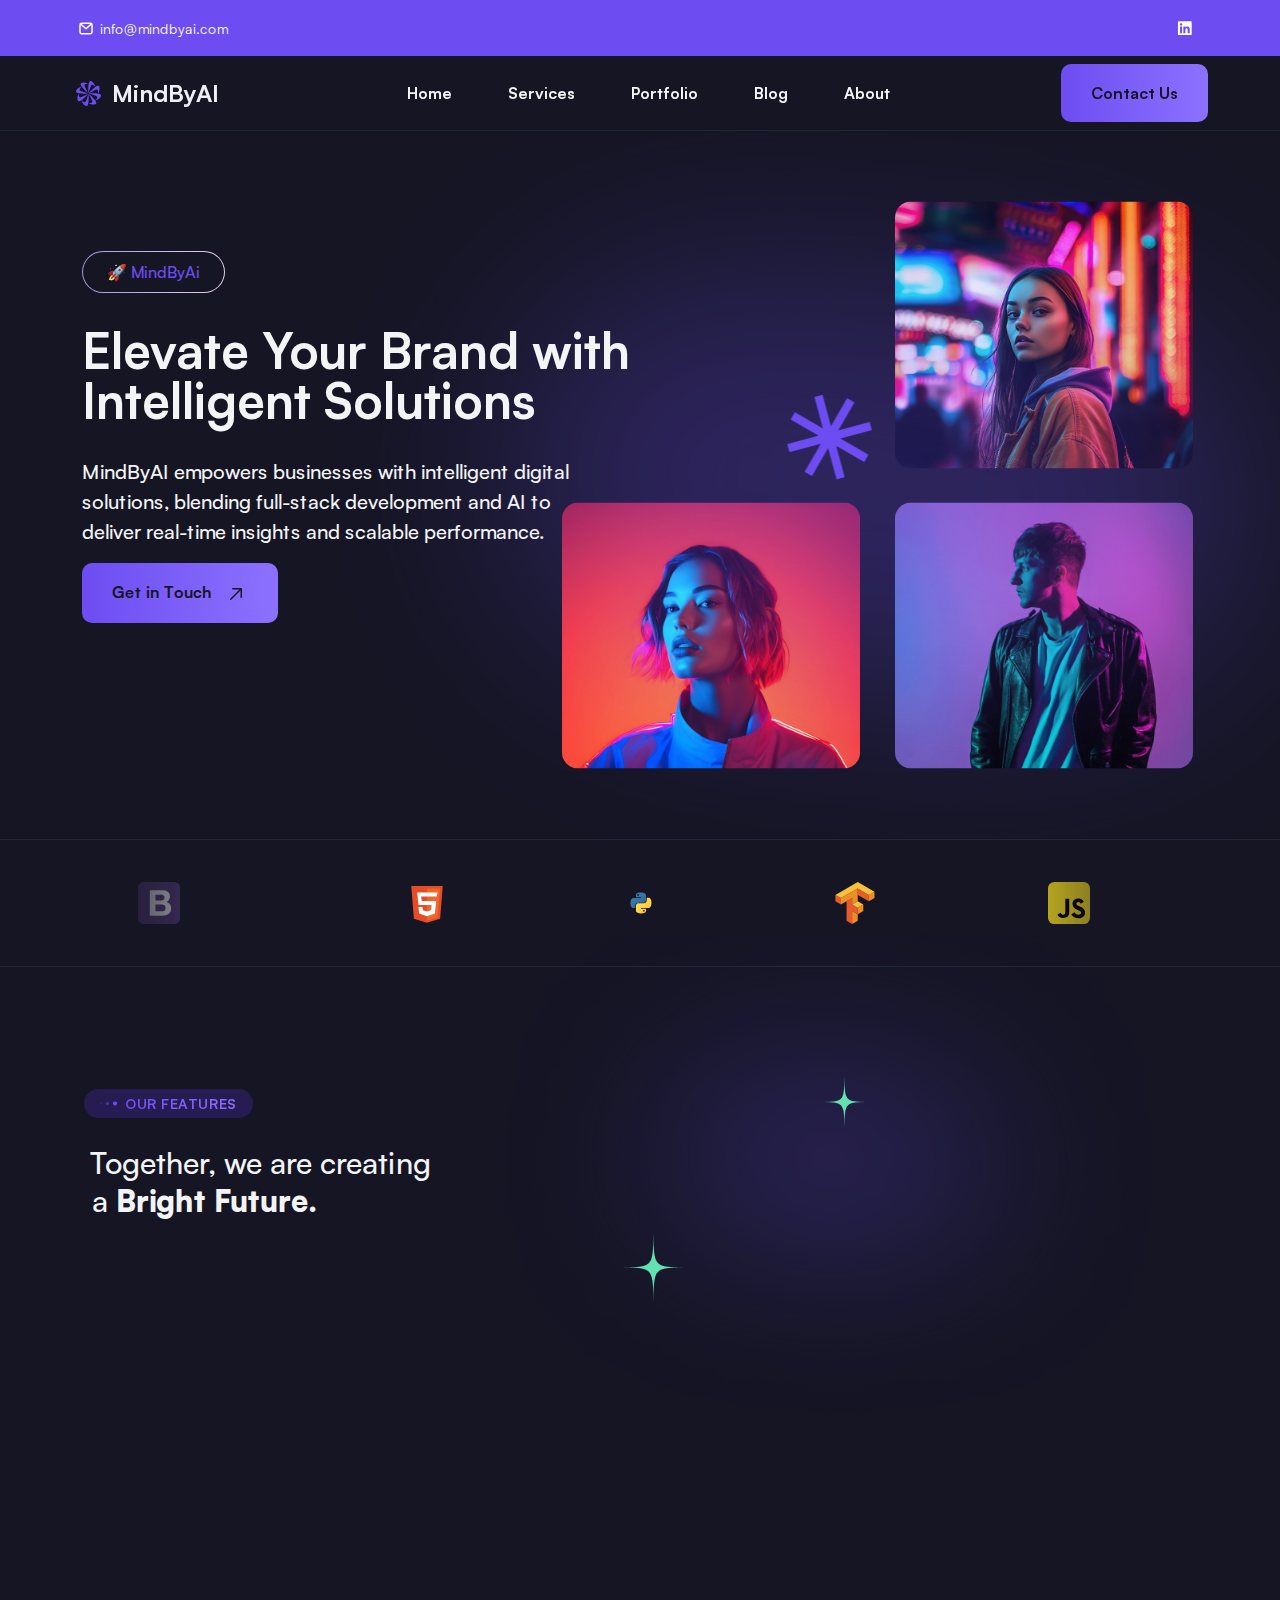
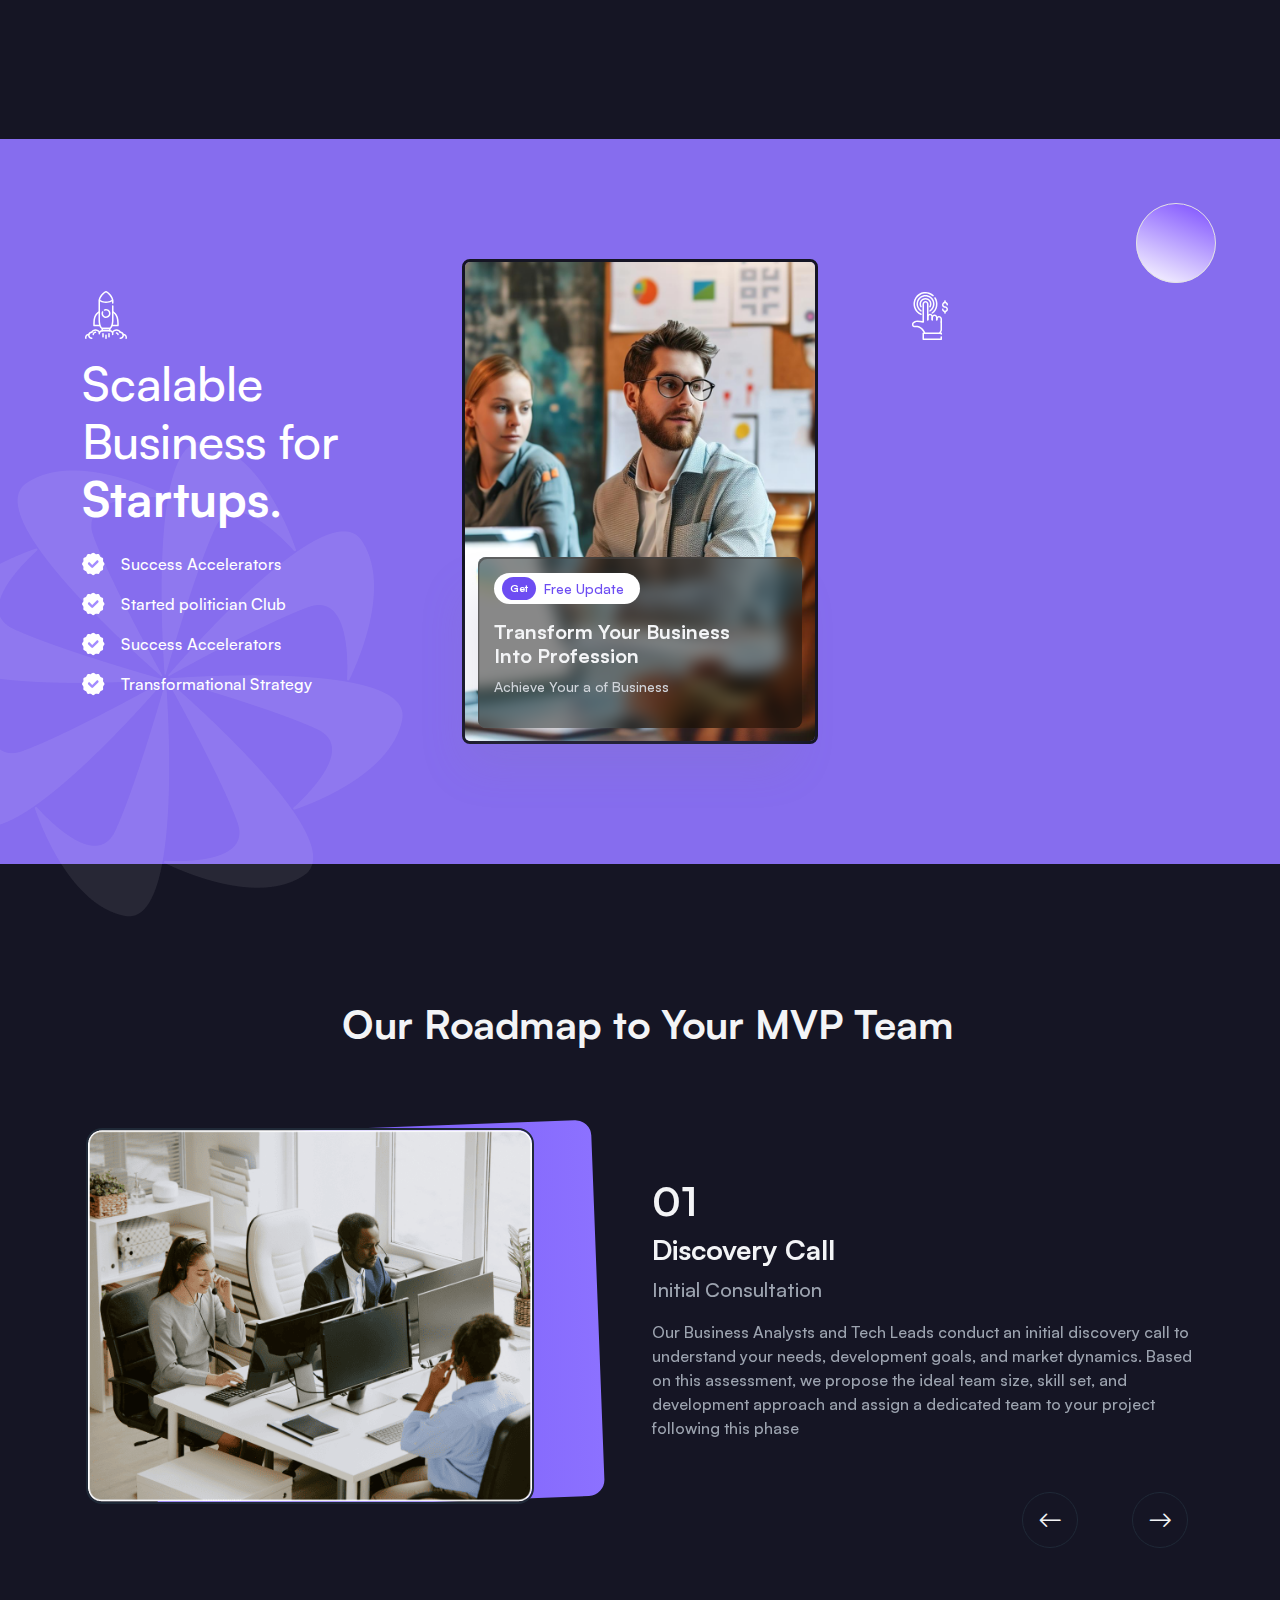
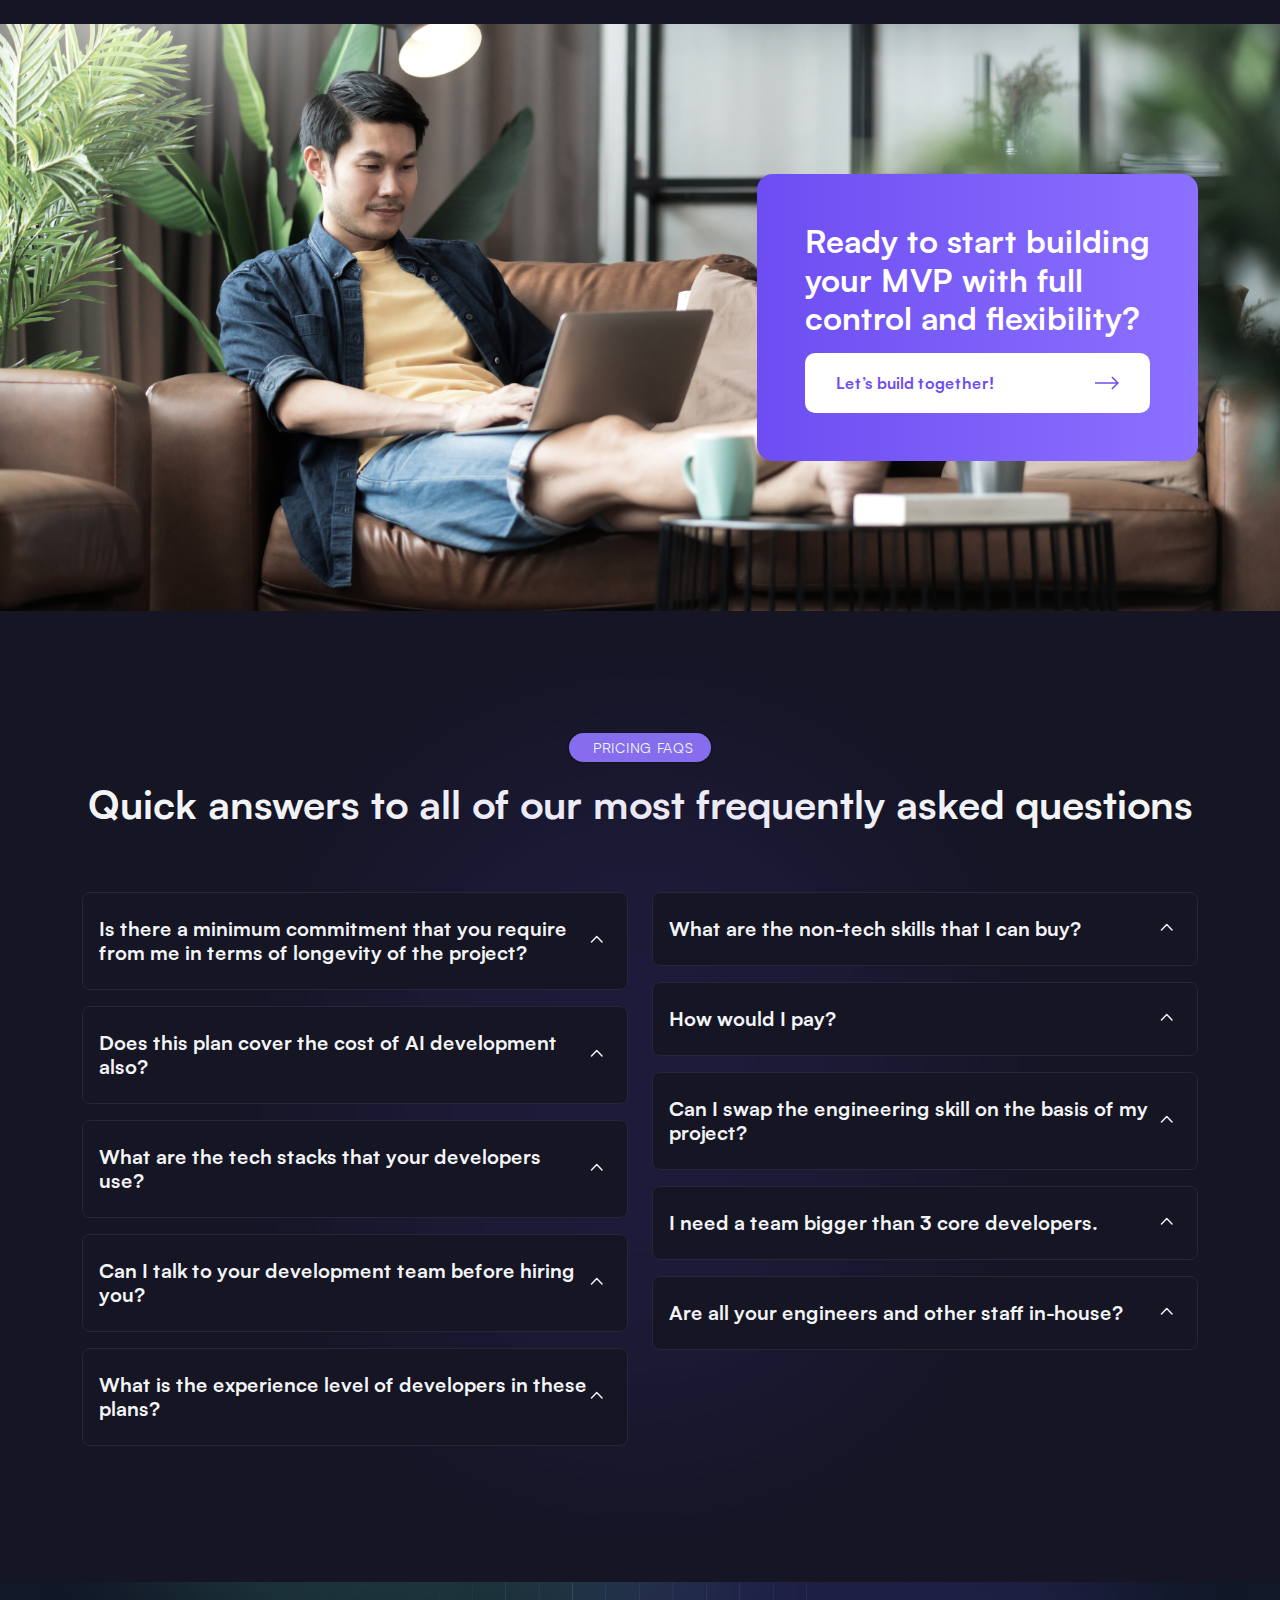
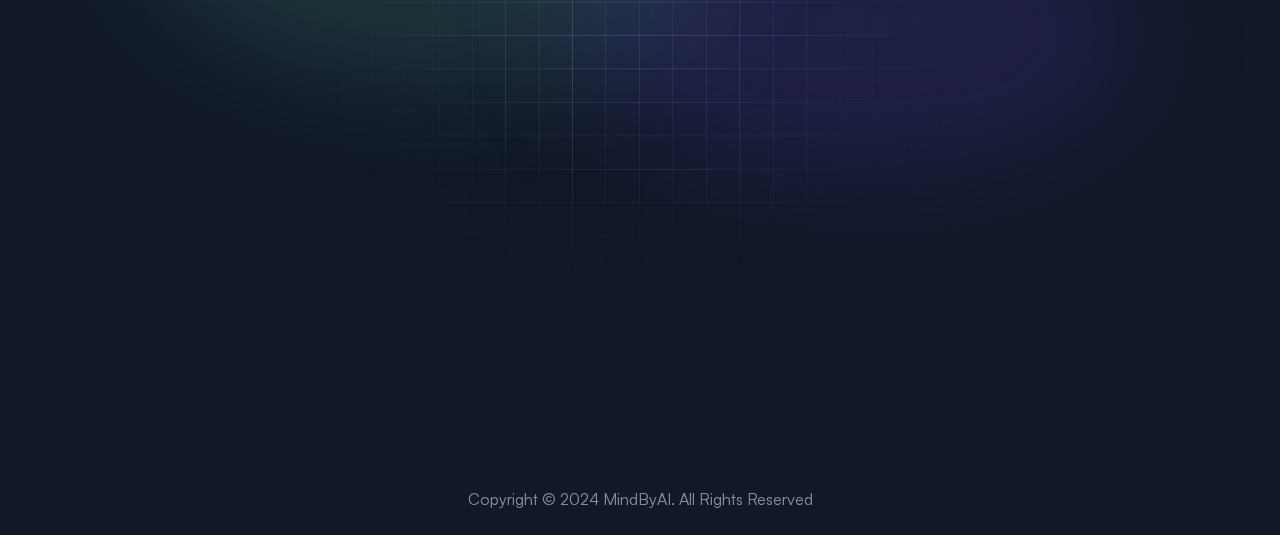
<file: index.html>
<!DOCTYPE html>
<html lang="en">
  <!-- Mirrored from infinia-bootstrap-demo.vercel.app/section-hero by HTTrack Website Copier/3.x [XR&CO'2014], Wed, 11 Sep 2024 10:49:56 GMT -->
  <!-- Added by HTTrack --><meta
    http-equiv="content-type"
    content="text/html;charset=utf-8"
  /><!-- /Added by HTTrack -->
  <head>
    <meta charset="UTF-8" />
    <meta name="viewport" content="width=device-width, initial-scale=1.0" />
    <meta http-equiv="x-ua-compatible" content="ie=edge" />
    <title>MindByAI</title>
    <script src="assets/js/vendors/color-modes.js"></script>
    <!-- Favicon icon-->
    <link
      rel="shortcut icon"
      type="image/x-icon"
      href="assets/imgs/template/favicon.svg"
    />
    <!-- Libs CSS -->
    <link rel="stylesheet" href="assets/css/vendors/bootstrap.min.css" />
    <link rel="stylesheet" href="assets/css/vendors/swiper-bundle.min.css" />
    <link rel="stylesheet" href="assets/css/vendors/aos.css" />
    <link rel="stylesheet" href="assets/css/vendors/odometer.css" />
    <link rel="stylesheet" href="assets/css/vendors/carouselTicker.css" />
    <link rel="stylesheet" href="assets/css/vendors/magnific-popup.css" />
    <link
      rel="stylesheet"
      href="assets/fonts/bootstrap-icons/bootstrap-icons.min.css"
    />
    <link rel="stylesheet" href="assets/fonts/boxicons/boxicons.min.css" />
    <link rel="stylesheet" href="assets/fonts/satoshi/satoshi.css" />
    <!-- Main CSS -->
    <link rel="stylesheet" href="assets/css/main.css" />
    <link rel="stylesheet" href="assets/mystyle.css" />
  </head>

  <body>
    <!-- prettier-ignore -->
    <!--Preloader-->
    <div id="preloader">
      <div id="loader" class="loader">
        <div class="loader-container text-centẻ">
          <div class="loader-icon">
            <img src="assets/imgs/template/loaderIcon.svg" alt="Preloader" />
            <p>Loading...</p>
          </div>
        </div>
      </div>
    </div>
    <!--Preloader-end -->
    <!--top-bar-->
    <div class="top-bar position-relative z-4">
      <div class="container-fluid bg-primary">
        <div class="container-fluid py-2 px-8">
          <div
            class="d-flex flex-column flex-lg-row justify-content-between align-items-center"
          >
            <div
              class="d-flex flex-wrap align-items-center justify-content-center justify-content-lg-start"
            >
              <a
                href="mailto:contact@infinia.com"
                class="pe-4 d-none d-md-flex"
              >
                <svg
                  xmlns="http://www.w3.org/2000/svg"
                  width="20"
                  height="21"
                  viewBox="0 0 20 21"
                  fill="none"
                >
                  <path
                    d="M3.9585 6.95834C3.9585 6.03786 4.70469 5.29167 5.62516 5.29167H14.3752C15.2957 5.29167 16.0418 6.03786 16.0418 6.95834V14.0417C16.0418 14.9622 15.2957 15.7083 14.3752 15.7083H5.62516C4.70469 15.7083 3.9585 14.9622 3.9585 14.0417V6.95834Z"
                    stroke="white"
                    stroke-width="1.5"
                    stroke-linecap="round"
                    stroke-linejoin="round"
                  />
                  <path
                    d="M4.5835 5.91667L10.0002 10.7083L15.4168 5.91667"
                    stroke="white"
                    stroke-width="1.5"
                    stroke-linecap="round"
                    stroke-linejoin="round"
                  />
                </svg>
                <span class="text-white ps-1 fs-7">info@mindbyai.com</span>
              </a>
            </div>
            <div
              class="d-flex d-none d-lg-flex align-items-center justify-content-center justify-content-lg-end"
            >
              <!-- <a
                href="https://www.facebook.com/"
                class="text-white icon-shape icon-md"
              >
                <svg
                  xmlns="http://www.w3.org/2000/svg"
                  width="9"
                  height="17"
                  viewBox="0 0 9 17"
                  fill="none"
                >
                  <path
                    d="M8.22314 9.20334H5.91602V16.094H2.83984V9.20334H0.317383V6.37326H2.83984V4.18918C2.83984 1.72824 4.31641 0.343964 6.56201 0.343964C7.63867 0.343964 8.77686 0.559296 8.77686 0.559296V2.98947H7.51562C6.28516 2.98947 5.91602 3.72775 5.91602 4.52756V6.37326H8.65381L8.22314 9.20334Z"
                    fill="white"
                  />
                </svg>
              </a>
              <a
                href="https://twitter.com/"
                class="text-white icon-shape icon-md"
              >
                <svg
                  xmlns="http://www.w3.org/2000/svg"
                  width="15"
                  height="14"
                  viewBox="0 0 15 14"
                  fill="none"
                >
                  <path
                    d="M11.2163 0.820312H13.3696L8.63232 6.26514L14.231 13.6172H9.86279L6.41748 9.15674L2.51074 13.6172H0.32666L5.40234 7.83398L0.0498047 0.820312H4.54102L7.61719 4.91162L11.2163 0.820312ZM10.4473 12.3252H11.647L3.89502 2.05078H2.60303L10.4473 12.3252Z"
                    fill="white"
                  />
                </svg>
              </a> -->
              <a
                href="https://www.linkedin.com/"
                class="text-white icon-shape icon-md"
              >
                <svg
                  xmlns="http://www.w3.org/2000/svg"
                  width="15"
                  height="15"
                  viewBox="0 0 15 15"
                  fill="none"
                >
                  <path
                    d="M13.7188 0.328537C14.2417 0.328537 14.7031 0.789963 14.7031 1.34367V13.1254C14.7031 13.6791 14.2417 14.1098 13.7188 14.1098H1.87549C1.35254 14.1098 0.921875 13.6791 0.921875 13.1254V1.34367C0.921875 0.789963 1.35254 0.328537 1.87549 0.328537H13.7188ZM5.07471 12.141V5.58879H3.04443V12.141H5.07471ZM4.05957 4.66594C4.70557 4.66594 5.22852 4.14299 5.22852 3.49699C5.22852 2.851 4.70557 2.29729 4.05957 2.29729C3.38281 2.29729 2.85986 2.851 2.85986 3.49699C2.85986 4.14299 3.38281 4.66594 4.05957 4.66594ZM12.7344 12.141V8.54192C12.7344 6.7885 12.3345 5.40422 10.2734 5.40422C9.28906 5.40422 8.6123 5.95793 8.33545 6.48088H8.30469V5.58879H6.3667V12.141H8.39697V8.91106C8.39697 8.04973 8.55078 7.21916 9.62744 7.21916C10.6733 7.21916 10.6733 8.20354 10.6733 8.94182V12.141H12.7344Z"
                    fill="white"
                  />
                </svg>
              </a>
            </div>
          </div>
        </div>
      </div>
    </div>

    <!-- Navbar -->
    <header>
      <nav
        class="navbar navbar-expand-lg navbar-light w-100 border-bottom z-999"
      >
        <div class="container-fluid px-lg-8">
          <a
            class="navbar-brand d-flex main-logo align-items-center"
            href="index.html"
          >
            <img
              src="assets/imgs/template/favicon.svg"
              style="width: 40px; padding-right: 7px"
              alt="infinia"
            />
            <span>MindByAI</span>
          </a>
          <div class="d-none d-lg-flex">
            <ul class="navbar-nav mx-auto gap-4 align-items-lg-center">
              <li class="nav-item dropdown menu-item-has-children">
                <a
                  class="nav-link fw-bold d-flex align-items-center"
                  href="./index.html"
                >
                  Home
                </a>
              </li>
              <li class="nav-item dropdown menu-item-has-children">
                <a
                  class="nav-link fw-bold d-flex align-items-center"
                  href="./services.html"
                >
                  Services
                </a>
              </li>
              <li class="nav-item dropdown menu-item-has-children">
                <a
                  class="nav-link fw-bold d-flex align-items-center"
                  href="./portfolio.html"
                >
                  Portfolio
                </a>
              </li>
              <li class="nav-item dropdown menu-item-has-children">
                <a
                  class="nav-link fw-bold d-flex align-items-center"
                  href="./blog.html"
                >
                  Blog
                </a>
              </li>
              <li class="nav-item dropdown menu-item-has-children">
                <a
                  class="nav-link fw-bold d-flex align-items-center"
                  href="./about.html"
                >
                  About
                </a>
              </li>
            </ul>
          </div>
          <div class="d-flex align-items-center pe-5 pe-lg-0 me-5 me-lg-0">
            <!-- <div
              class="dark-light-switcher d-flex justify-content-center align-items-center icon-shape icon-md border bg-white rounded-3 ms-3 me-md-3 me-0"
            >
              <i class="bi theme-icon bi-sun-fill"></i>
              <i class="bi theme-icon bi-moon-stars-fill"></i>
            </div> -->
            <a href="./contact.html" class="btn btn-gradient d-none d-md-block">
              Contact Us
            </a>
            <div class="burger-icon burger-icon-white border rounded-3">
              <span class="burger-icon-top"></span>
              <span class="burger-icon-mid"></span>
              <span class="burger-icon-bottom"></span>
            </div>
          </div>
        </div>
      </nav>
      <!-- offCanvas-menu -->

      <div class="offCanvas__overly"></div>

      <div
        class="mobile-header-active mobile-header-wrapper-style perfect-scrollbar button-bg-2"
      >
        <div class="mobile-header-wrapper-inner">
          <div class="mobile-header-logo">
            <a
              class="navbar-brand d-flex main-logo align-items-center"
              href="index.html"
            >
              <img
                src="assets/imgs/template/favicon.svg"
                style="width: 40px; padding-right: 7px"
                alt="infinia"
              />
              <span>MindByAI</span>
            </a>
            <div class="burger-icon burger-icon-white border rounded-3">
              <span class="burger-icon-top"></span>
              <span class="burger-icon-mid"></span>
              <span class="burger-icon-bottom"></span>
            </div>
          </div>

          <div class="mobile-header-content-area">
            <div class="perfect-scroll">
              <div class="mobile-menu-wrap mobile-header-border">
                <nav>
                  <ul class="mobile-menu font-heading ps-0">
                    <li class="nav-item dropdown menu-item-has-children">
                      <a
                        class="nav-link fw-bold d-flex align-items-center"
                        href="./index.html"
                      >
                        Home
                      </a>
                    </li>
                    <li class="nav-item dropdown menu-item-has-children">
                      <a
                        class="nav-link fw-bold d-flex align-items-center"
                        href="./services.html"
                      >
                        Services
                      </a>
                    </li>
                    <li class="nav-item dropdown menu-item-has-children">
                      <a
                        class="nav-link fw-bold d-flex align-items-center"
                        href="./portfolio.html"
                      >
                        Portfolio
                      </a>
                    </li>
                    <li class="nav-item dropdown menu-item-has-children">
                      <a
                        class="nav-link fw-bold d-flex align-items-center"
                        href="./blog.html"
                      >
                        Blog
                      </a>
                    </li>
                    <li class="nav-item dropdown menu-item-has-children">
                      <a
                        class="nav-link fw-bold d-flex align-items-center"
                        href="./about.html"
                      >
                        About
                      </a>
                    </li>
                  </ul>
                </nav>
              </div>
            </div>
          </div>
        </div>
      </div>
    </header>
    <main>
      <!--==================================
            Hero Start Here
      ===================================-->
      <section class="section-hero-3 position-relative fix section-padding">
        <div class="container">
          <div class="row align-items-center position-relative">
            <div
              class="col-lg-7 position-relative z-1 mb-lg-0 pb-10 mb- custom-hero-manage"
            >
              <div class="text-start mb-lg-0 mb-5 custom-hero-otr">
                <div class="border-linear-1 rounded-pill d-inline-block mb-3">
                  <div
                    class="text-primary bg-white px-4 py-2 rounded-pill fw-medium position-relative z-2"
                  >
                    🚀 MindByAi
                  </div>
                </div>
                <div class="d-flex align-items-center">
                  <h1 class="ds-1 my-3 me-4 lh-1 custom-hero-heading">
                    Elevate Your Brand with Intelligent Solutions
                  </h1>
                  <!-- <div class="mt-3 d-none d-md-flex">
                    <div class="avt-hero">
                      <img
                        class="icon-shape icon-xxl border border-5 border-white-keep bg-primary-soft rounded-circle"
                        src="assets/imgs/hero-3/avatar-1.png"
                        alt="infinia"
                      />
                    </div>
                    <div class="avt-hero">
                      <img
                        class="icon-shape icon-xxl border border-5 border-white-keep bg-primary-soft rounded-circle"
                        src="assets/imgs/hero-3/avatar-2.png"
                        alt="infinia"
                      />
                    </div>
                    <div
                      class="avt-hero icon-shape icon-xxl border border-5 border-white-keep bg-primary-soft rounded-circle"
                    >
                      <img
                        class=""
                        src="assets/imgs/hero-3/icon.svg"
                        alt="infinia"
                      />
                    </div>
                  </div> -->
                </div>
                <!-- <h1 class="ds-1 lh-1 m-0">brand with Us.</h1> -->
                <p class="fs-5 text-900 my-6 custom-hero-desc">
                  MindByAI empowers businesses with intelligent digital <br />
                  solutions, blending full-stack development and AI to <br />
                  deliver real-time insights and scalable performance.
                </p>
                <a href="./contact.html" class="btn btn-gradient">
                  Get in Touch
                  <svg
                    class="ms-2"
                    xmlns="http://www.w3.org/2000/svg"
                    width="24"
                    height="24"
                    viewBox="0 0 24 24"
                    fill="none"
                  >
                    <path
                      class="stroke-white"
                      d="M17.25 15.25V6.75H8.75"
                      stroke="white"
                      stroke-width="1.5"
                      stroke-linecap="round"
                      stroke-linejoin="round"
                    ></path>
                    <path
                      class="stroke-white"
                      d="M17 7L6.75 17.25"
                      stroke="white"
                      stroke-width="1.5"
                      stroke-linecap="round"
                      stroke-linejoin="round"
                    ></path>
                  </svg>
                </a>
              </div>
            </div>
            <div
              class="col-lg-7 position-xl-absolute mb-lg-10 top-50 end-0 translate-middle-lg-y z-0"
            >
              <div class="row">
                <div class="col-6 align-self-end">
                  <div
                    class="border-5 border-white border rounded-4 mb-4 d-block d-xl-none"
                  >
                    <img
                      class="rounded-4"
                      src="assets/imgs/hero-3/img-4.png"
                      alt="infinia"
                    />
                  </div>
                  <div class="border-5 border-white border rounded-4">
                    <img
                      class="rounded-4"
                      src="assets/imgs/hero-3/img-3.png"
                      alt="infinia"
                    />
                  </div>
                </div>
                <div class="col-6 align-self-end">
                  <div class="border-5 border-white border rounded-4 mb-4">
                    <img
                      class="rounded-4"
                      src="assets/imgs/hero-3/img-1.png"
                      alt="infinia"
                    />
                  </div>
                  <div class="border-5 border-white border rounded-4">
                    <img
                      class="rounded-4"
                      src="assets/imgs/hero-3/img-2.png"
                      alt="infinia"
                    />
                  </div>
                </div>
              </div>
              <div
                class="position-absolute top-50 start-50 translate-middle pb-10 pe-10"
              >
                <img
                  class="rotateme"
                  src="assets/imgs/hero-3/star-rotate.png"
                  alt="infinia"
                />
              </div>
              <div class="position-absolute top-50 start-50 translate-middle">
                <div class="ellipse-primary"></div>
              </div>
            </div>
          </div>
        </div>
      </section>
      <!--==================================
            Hero End Here
      ===================================-->
      <!--==================================
            LOGO CAROUSEL Start Here
      ===================================-->

      <div
        class="section-logo-cloud container-fluid mt-lg-0 border-top border-bottom"
      >
        <div class="container">
          <div class="row mask-image">
            <div
              class="carouselTicker carouselTicker-right position-relative z-1 customCarausel-Scroll"
            >
              <ul class="carouselTicker__list py-3 py-lg-5">
                <li class="carouselTicker__item">
                  <img
                    src="assets/imgs/bootstrap-4-logo-svgrepo-com.svg"
                    alt=""
                    title=""
                    height="42px"
                    width="150px"
                  />
                </li>
                <li class="carouselTicker__item">
                  <img
                    src="assets/imgs/html-5-svgrepo-com.svg"
                    alt=""
                    title=""
                    height="42px"
                    width="150px"
                  />
                </li>
                <li class="carouselTicker__item">
                  <img
                    src="assets/imgs/python-svgrepo-com.svg"
                    alt=""
                    title=""
                    height="42px"
                    width="150px"
                  />
                </li>
                <li class="carouselTicker__item">
                  <img
                    src="assets/imgs/tensorflow-svgrepo-com.svg"
                    alt=""
                    title=""
                    height="42px"
                    width="150px"
                  />
                </li>
                <li class="carouselTicker__item">
                  <img
                    src="assets/imgs/javascript-svgrepo-com.svg"
                    alt=""
                    title=""
                    height="42px"
                    width="150px"
                  />
                </li>
                <li class="carouselTicker__item">
                  <img
                    src="assets/imgs/jquery-svgrepo-com.svg"
                    alt=""
                    title=""
                    height="42px"
                    width="150px"
                  />
                </li>
                <li class="carouselTicker__item">
                  <img
                    src="assets/imgs/LlamaIndex 🦙_idcsDhWsl4_1.svg"
                    alt=""
                    title=""
                    height="42px"
                    width="150px"
                  />
                </li>
                <li class="carouselTicker__item">
                  <img
                    src="assets/imgs/material-ui-svgrepo-com.svg"
                    alt=""
                    title=""
                    height="42px"
                    width="150px"
                  />
                </li>
                <li class="carouselTicker__item">
                  <img
                    src="assets/imgs/django-svgrepo-com.svg"
                    alt=""
                    title=""
                    height="42px"
                    width="150px"
                  />
                </li>
                <li class="carouselTicker__item">
                  <img
                    src="assets/imgs/react-svgrepo-com.svg"
                    alt=""
                    title=""
                    height="42px"
                    width="150px"
                  />
                </li>
                <li class="carouselTicker__item">
                  <img
                    src="assets/imgs/sass-svgrepo-com.svg"
                    alt=""
                    title=""
                    height="42px"
                    width="150px"
                  />
                </li>
                <li class="carouselTicker__item">
                  <img
                    src="assets/imgs/scikitlearn-svgrepo-com.svg"
                    alt=""
                    title=""
                    height="42px"
                    width="150px"
                  />
                </li>
                <li class="carouselTicker__item">
                  <img
                    src="assets/imgs/tailwind-svgrepo-com.svg"
                    alt=""
                    title=""
                    height="42px"
                    width="150px"
                  />
                </li>
                <li class="carouselTicker__item">
                  <img
                    src="assets/imgs/langchain-seeklogo.svg"
                    alt=""
                    title=""
                    height="42px"
                    width="150px"
                  />
                </li>
                <li class="carouselTicker__item">
                  <img
                    src="assets/imgs/phidata-text.svg"
                    alt=""
                    title=""
                    height="42px"
                    width="150px"
                  />
                </li>
              </ul>
            </div>
          </div>
        </div>
      </div>

      <!--==================================
        LOGO CAROUSEL End Here
      ===================================-->

      <!--==================================
            Our Features Start Here
      ===================================-->

      <section class="features-1 section-padding">
        <div class="container">
          <div class="row">
            <div class="col-lg-4 for-center">
              <div
                class="d-flex align-items-center bg-primary-soft border border-2 border-white d-inline-flex rounded-pill px-3 py-1"
              >
                <img src="assets/imgs/features-1/dots.png" alt="infinia" />
                <span
                  class="tag-spacing fs-7 fw-bold text-linear-2 ms-2 text-uppercase"
                  >Our Features</span
                >
              </div>
              <h2 class="fw-medium mt-4 lh-sm for-heading-manage">
                Together, we are creating a
                <span class="fw-black">Bright Future.</span>
                <span
                  class="text-primary fst-italic"
                  data-aos="fade-zoom-in"
                  data-aos-delay="400"
                  >Join us.</span
                >
              </h2>
            </div>
            <div class="col-lg-8">
              <div
                class="d-flex flex-md-row flex-column align-items-center position-relative ps-lg-8 pt-lg-0 pt-10"
              >
                <div
                  class="pe-md-3 pb-3 pb-md-0 position-relative z-1"
                  data-aos="fade-zoom-in"
                  data-aos-delay="100"
                >
                  <img
                    class="rounded-3 border border-3 border-white"
                    src="assets/imgs/features-1/img-1.png"
                    alt="infinia"
                  />
                </div>
                <div
                  class="pe-md-3 pb-3 pb-md-0 position-relative z-1"
                  data-aos="fade-zoom-in"
                  data-aos-delay="200"
                >
                  <img
                    class="rounded-3 border border-3 border-white"
                    src="assets/imgs/features-1/img-2.png"
                    alt="infinia"
                  />
                </div>
                <div
                  class="pe-md-3 pb-3 pb-md-0 position-relative z-1"
                  data-aos="fade-zoom-in"
                  data-aos-delay="300"
                >
                  <img
                    class="rounded-3 border border-3 border-white"
                    src="assets/imgs/features-1/img-3.png"
                    alt="infinia"
                  />
                  <a
                    href="https://www.youtube.com/watch?v=gXFATcwrO-U"
                    class="d-inline-flex align-items-center rounded-4 text-nowrap backdrop-filter px-3 py-2 popup-video hover-up position-absolute bottom-0 mb-4 start-50 translate-middle-x"
                  >
                    <span
                      class="backdrop-filter me-2 icon-shape icon-md rounded-circle"
                    >
                      <svg
                        xmlns="http://www.w3.org/2000/svg"
                        width="16"
                        height="16"
                        viewBox="0 0 16 16"
                        fill="none"
                      >
                        <path
                          d="M5.0978 3.31244L12.0958 6.80342C13.077 7.29449 13.0767 8.69249 12.0954 9.18316L5.09734 12.6927C4.21074 13.136 3.16687 12.4925 3.16687 11.5027L3.16687 4.50219C3.16687 3.51217 4.2112 2.86872 5.0978 3.31244Z"
                          stroke="#111827"
                          stroke-width="1.5"
                          stroke-linecap="round"
                          stroke-linejoin="round"
                        />
                      </svg>
                    </span>
                    <span class="fw-bold fs-7 text-900"> How It Work ? </span>
                  </a>
                </div>
                <img
                  class="position-absolute top-50 start-0 translate-middle-y z-0"
                  src="assets/imgs/features-1/bg-ellipse.png"
                  alt="infinia"
                />
                <img
                  class="position-absolute z-2 star-lg"
                  src="assets/imgs/features-1/star-lg.png"
                  alt="infinia"
                />
                <img
                  class="position-absolute z-2 star-md"
                  src="assets/imgs/features-1/star-md.png"
                  alt="infinia"
                />
              </div>
            </div>
          </div>
        </div>
        <div class="container">
          <div class="row mt-10">
            <!-- prettier-ignore -->
            <div class="col-lg-3 col-md-6 for-center" data-aos="fade-zoom-in" data-aos-delay="50">
                    <div class="feature-item mb-5 mb-lg-0">
                        <div class="bg-primary-soft icon-flip position-relative icon-shape icon-xxl rounded-3 mb-4">
                            <div class="icon">
                                <img src="assets/imgs/features-1/icon-1.svg" alt="infinia">
                            </div>
                        </div>
                        <h6>Work organization</h6>
                        <p>A business consultant provides expert advice and guidance to businesses on various aspects.</p>
                    </div>
                </div>
            <div
              class="col-lg-3 col-md-6 for-center"
              data-aos="fade-zoom-in"
              data-aos-delay="100"
            >
              <div class="feature-item mb-5 mb-lg-0">
                <div
                  class="bg-primary-soft icon-flip position-relative icon-shape icon-xxl rounded-3 mb-4"
                >
                  <div class="icon">
                    <img
                      src="assets/imgs/features-1/icon-2.svg"
                      alt="infinia"
                    />
                  </div>
                </div>
                <h6>Strategy Development</h6>
                <p>
                  Business consultants play a crucial role by offering expert
                  advice and guidance to companies
                </p>
              </div>
            </div>
            <div
              class="col-lg-3 col-md-6 for-center"
              data-aos="fade-zoom-in"
              data-aos-delay="200"
            >
              <div class="feature-item mb-5 mb-lg-0">
                <div
                  class="bg-primary-soft icon-flip position-relative icon-shape icon-xxl rounded-3 mb-4"
                >
                  <div class="icon">
                    <img
                      src="assets/imgs/features-1/icon-3.svg"
                      alt="infinia"
                    />
                  </div>
                </div>
                <h6>Data analytics</h6>
                <p>
                  Consultants provide invaluable expertise to businesses,
                  assisting them with strategic advice
                </p>
              </div>
            </div>
            <div
              class="col-lg-3 col-md-6 for-center"
              data-aos="fade-zoom-in"
              data-aos-delay="300"
            >
              <div class="feature-item mb-5 mb-lg-0">
                <div
                  class="bg-primary-soft icon-flip position-relative icon-shape icon-xxl rounded-3 mb-4"
                >
                  <div class="icon">
                    <img
                      src="assets/imgs/features-1/icon-4.svg"
                      alt="infinia"
                    />
                  </div>
                </div>
                <h6>Business Intelligence</h6>
                <p>
                  Through their deep understanding of industry trends and best
                  practices, consultants empower organizations
                </p>
              </div>
            </div>
          </div>
        </div>
      </section>
      <!--==================================
            Our Features End Here
      ===================================-->
      <!--==================================
            Our Features2 Start Here
      ===================================-->
      <section>
        <div
          class="container-fluid position-relative bg-primary-light section-padding"
        >
          <div class="container">
            <div class="row align-items-center">
              <div class="col-lg-4 col-md-6 mb-lg-0 mb-8 position-relative z-1">
                <img
                  src="assets/imgs/features-2/icon-1.svg"
                  alt="infinia"
                  class="hover-up"
                />
                <h2 class="text-white mt-3 mb-4 fw-medium hover-up">
                  Scalable Business for <span class="fw-bold">Startups</span>.
                </h2>
                <ul class="list-unstyled phase-items">
                  <li>
                    <a
                      href="#"
                      class="phase-item d-flex align-items-center mb-3"
                    >
                      <svg
                        xmlns="http://www.w3.org/2000/svg"
                        width="23"
                        height="24"
                        viewBox="0 0 23 24"
                        fill="none"
                      >
                        <path
                          d="M22.5 12C22.5 12.96 21.3206 13.7512 21.0844 14.6362C20.8406 15.5512 21.4575 16.8263 20.9944 17.6269C20.5238 18.4406 19.1081 18.5381 18.4481 19.1981C17.7881 19.8581 17.6906 21.2738 16.8769 21.7444C16.0763 22.2075 14.8012 21.5906 13.8862 21.8344C13.0012 22.0706 12.21 23.25 11.25 23.25C10.29 23.25 9.49875 22.0706 8.61375 21.8344C7.69875 21.5906 6.42375 22.2075 5.62313 21.7444C4.80938 21.2738 4.71187 19.8581 4.05188 19.1981C3.39188 18.5381 1.97625 18.4406 1.50563 17.6269C1.0425 16.8263 1.65938 15.5512 1.41563 14.6362C1.17938 13.7512 0 12.96 0 12C0 11.04 1.17938 10.2487 1.41563 9.36375C1.65938 8.44875 1.0425 7.17375 1.50563 6.37313C1.97625 5.55938 3.39188 5.46187 4.05188 4.80188C4.71187 4.14188 4.80938 2.72625 5.62313 2.25563C6.42375 1.7925 7.69875 2.40938 8.61375 2.16563C9.49875 1.92938 10.29 0.75 11.25 0.75C12.21 0.75 13.0012 1.92938 13.8862 2.16563C14.8012 2.40938 16.0763 1.7925 16.8769 2.25563C17.6906 2.72625 17.7881 4.14188 18.4481 4.80188C19.1081 5.46187 20.5238 5.55938 20.9944 6.37313C21.4575 7.17375 20.8406 8.44875 21.0844 9.36375C21.3206 10.2487 22.5 11.04 22.5 12Z"
                          fill="white"
                        />
                        <path
                          d="M14.5013 8.64754L10.2188 12.93L7.99875 10.7119C7.51688 10.23 6.735 10.23 6.25313 10.7119C5.77125 11.1938 5.77125 11.9757 6.25313 12.4575L9.36751 15.5719C9.83626 16.0407 10.5975 16.0407 11.0663 15.5719L16.245 10.3932C16.7269 9.91129 16.7269 9.12941 16.245 8.64754C15.7631 8.16566 14.9831 8.16566 14.5013 8.64754Z"
                          fill="#A38CFF"
                        />
                      </svg>
                      <p class="text-white mb-0 ms-3">Success Accelerators</p>
                    </a>
                  </li>
                  <li>
                    <a
                      href="#"
                      class="phase-item d-flex align-items-center mb-3"
                    >
                      <svg
                        xmlns="http://www.w3.org/2000/svg"
                        width="23"
                        height="24"
                        viewBox="0 0 23 24"
                        fill="none"
                      >
                        <path
                          d="M22.5 12C22.5 12.96 21.3206 13.7512 21.0844 14.6362C20.8406 15.5512 21.4575 16.8263 20.9944 17.6269C20.5238 18.4406 19.1081 18.5381 18.4481 19.1981C17.7881 19.8581 17.6906 21.2738 16.8769 21.7444C16.0763 22.2075 14.8012 21.5906 13.8862 21.8344C13.0012 22.0706 12.21 23.25 11.25 23.25C10.29 23.25 9.49875 22.0706 8.61375 21.8344C7.69875 21.5906 6.42375 22.2075 5.62313 21.7444C4.80938 21.2738 4.71187 19.8581 4.05188 19.1981C3.39188 18.5381 1.97625 18.4406 1.50563 17.6269C1.0425 16.8263 1.65938 15.5512 1.41563 14.6362C1.17938 13.7512 0 12.96 0 12C0 11.04 1.17938 10.2487 1.41563 9.36375C1.65938 8.44875 1.0425 7.17375 1.50563 6.37313C1.97625 5.55938 3.39188 5.46187 4.05188 4.80188C4.71187 4.14188 4.80938 2.72625 5.62313 2.25563C6.42375 1.7925 7.69875 2.40938 8.61375 2.16563C9.49875 1.92938 10.29 0.75 11.25 0.75C12.21 0.75 13.0012 1.92938 13.8862 2.16563C14.8012 2.40938 16.0763 1.7925 16.8769 2.25563C17.6906 2.72625 17.7881 4.14188 18.4481 4.80188C19.1081 5.46187 20.5238 5.55938 20.9944 6.37313C21.4575 7.17375 20.8406 8.44875 21.0844 9.36375C21.3206 10.2487 22.5 11.04 22.5 12Z"
                          fill="white"
                        />
                        <path
                          d="M14.5013 8.64754L10.2188 12.93L7.99875 10.7119C7.51688 10.23 6.735 10.23 6.25313 10.7119C5.77125 11.1938 5.77125 11.9757 6.25313 12.4575L9.36751 15.5719C9.83626 16.0407 10.5975 16.0407 11.0663 15.5719L16.245 10.3932C16.7269 9.91129 16.7269 9.12941 16.245 8.64754C15.7631 8.16566 14.9831 8.16566 14.5013 8.64754Z"
                          fill="#A38CFF"
                        />
                      </svg>
                      <p class="text-white mb-0 ms-3">
                        Started politician Club
                      </p>
                    </a>
                  </li>
                  <li>
                    <a
                      href="#"
                      class="phase-item d-flex align-items-center mb-3"
                    >
                      <svg
                        xmlns="http://www.w3.org/2000/svg"
                        width="23"
                        height="24"
                        viewBox="0 0 23 24"
                        fill="none"
                      >
                        <path
                          d="M22.5 12C22.5 12.96 21.3206 13.7512 21.0844 14.6362C20.8406 15.5512 21.4575 16.8263 20.9944 17.6269C20.5238 18.4406 19.1081 18.5381 18.4481 19.1981C17.7881 19.8581 17.6906 21.2738 16.8769 21.7444C16.0763 22.2075 14.8012 21.5906 13.8862 21.8344C13.0012 22.0706 12.21 23.25 11.25 23.25C10.29 23.25 9.49875 22.0706 8.61375 21.8344C7.69875 21.5906 6.42375 22.2075 5.62313 21.7444C4.80938 21.2738 4.71187 19.8581 4.05188 19.1981C3.39188 18.5381 1.97625 18.4406 1.50563 17.6269C1.0425 16.8263 1.65938 15.5512 1.41563 14.6362C1.17938 13.7512 0 12.96 0 12C0 11.04 1.17938 10.2487 1.41563 9.36375C1.65938 8.44875 1.0425 7.17375 1.50563 6.37313C1.97625 5.55938 3.39188 5.46187 4.05188 4.80188C4.71187 4.14188 4.80938 2.72625 5.62313 2.25563C6.42375 1.7925 7.69875 2.40938 8.61375 2.16563C9.49875 1.92938 10.29 0.75 11.25 0.75C12.21 0.75 13.0012 1.92938 13.8862 2.16563C14.8012 2.40938 16.0763 1.7925 16.8769 2.25563C17.6906 2.72625 17.7881 4.14188 18.4481 4.80188C19.1081 5.46187 20.5238 5.55938 20.9944 6.37313C21.4575 7.17375 20.8406 8.44875 21.0844 9.36375C21.3206 10.2487 22.5 11.04 22.5 12Z"
                          fill="white"
                        />
                        <path
                          d="M14.5013 8.64754L10.2188 12.93L7.99875 10.7119C7.51688 10.23 6.735 10.23 6.25313 10.7119C5.77125 11.1938 5.77125 11.9757 6.25313 12.4575L9.36751 15.5719C9.83626 16.0407 10.5975 16.0407 11.0663 15.5719L16.245 10.3932C16.7269 9.91129 16.7269 9.12941 16.245 8.64754C15.7631 8.16566 14.9831 8.16566 14.5013 8.64754Z"
                          fill="#A38CFF"
                        />
                      </svg>
                      <p class="text-white mb-0 ms-3">Success Accelerators</p>
                    </a>
                  </li>
                  <li>
                    <a
                      href="#"
                      class="phase-item d-flex align-items-center mb-3"
                    >
                      <svg
                        xmlns="http://www.w3.org/2000/svg"
                        width="23"
                        height="24"
                        viewBox="0 0 23 24"
                        fill="none"
                      >
                        <path
                          d="M22.5 12C22.5 12.96 21.3206 13.7512 21.0844 14.6362C20.8406 15.5512 21.4575 16.8263 20.9944 17.6269C20.5238 18.4406 19.1081 18.5381 18.4481 19.1981C17.7881 19.8581 17.6906 21.2738 16.8769 21.7444C16.0763 22.2075 14.8012 21.5906 13.8862 21.8344C13.0012 22.0706 12.21 23.25 11.25 23.25C10.29 23.25 9.49875 22.0706 8.61375 21.8344C7.69875 21.5906 6.42375 22.2075 5.62313 21.7444C4.80938 21.2738 4.71187 19.8581 4.05188 19.1981C3.39188 18.5381 1.97625 18.4406 1.50563 17.6269C1.0425 16.8263 1.65938 15.5512 1.41563 14.6362C1.17938 13.7512 0 12.96 0 12C0 11.04 1.17938 10.2487 1.41563 9.36375C1.65938 8.44875 1.0425 7.17375 1.50563 6.37313C1.97625 5.55938 3.39188 5.46187 4.05188 4.80188C4.71187 4.14188 4.80938 2.72625 5.62313 2.25563C6.42375 1.7925 7.69875 2.40938 8.61375 2.16563C9.49875 1.92938 10.29 0.75 11.25 0.75C12.21 0.75 13.0012 1.92938 13.8862 2.16563C14.8012 2.40938 16.0763 1.7925 16.8769 2.25563C17.6906 2.72625 17.7881 4.14188 18.4481 4.80188C19.1081 5.46187 20.5238 5.55938 20.9944 6.37313C21.4575 7.17375 20.8406 8.44875 21.0844 9.36375C21.3206 10.2487 22.5 11.04 22.5 12Z"
                          fill="white"
                        />
                        <path
                          d="M14.5013 8.64754L10.2188 12.93L7.99875 10.7119C7.51688 10.23 6.735 10.23 6.25313 10.7119C5.77125 11.1938 5.77125 11.9757 6.25313 12.4575L9.36751 15.5719C9.83626 16.0407 10.5975 16.0407 11.0663 15.5719L16.245 10.3932C16.7269 9.91129 16.7269 9.12941 16.245 8.64754C15.7631 8.16566 14.9831 8.16566 14.5013 8.64754Z"
                          fill="#A38CFF"
                        />
                      </svg>
                      <p class="text-white mb-0 ms-3">
                        Transformational Strategy
                      </p>
                    </a>
                  </li>
                </ul>
              </div>
              <div class="col-lg-4 col-md-6 mb-lg-0 mb-8">
                <div class="position-relative d-inline-block z-2 hover-up">
                  <img
                    class="rounded-3 border border-3 border-white"
                    src="assets/imgs/features-2/img-1.png"
                    alt="infinia"
                  />
                  <div
                    class="position-absolute bottom-0 start-0 end-0 mb-3 mx-3 backdrop-filter rounded-3 text-start p-3"
                  >
                    <a
                      href=" #"
                      class="d-flex align-items-center bg-white-keep d-inline-flex rounded-pill px-2 py-1"
                    >
                      <span
                        class="bg-primary fs-9 fw-bold rounded-pill px-2 py-1 text-white"
                        >Get</span
                      >
                      <span class="fs-7 fw-medium text-primary mx-2"
                        >Free Update</span
                      >
                    </a>
                    <h6 class="mt-3">
                      Transform Your Business <br />
                      Into Profession
                    </h6>
                    <p class="fs-7 text-700">Achieve Your a of Business</p>
                  </div>
                </div>
              </div>
              <div class="col-lg-4 mb-lg-0 mb-8">
                <div class="px-lg-8">
                  <img
                    src="assets/imgs/features-2/icon-2.svg"
                    alt="infinia"
                    class="hover-up"
                  />
                  <div data-aos="fade-zoom-in" data-aos-delay="100">
                    <h5 class="text-white mt-3 mb-3">Efficiency Experts</h5>
                    <p class="text-white border-bottom pb-3">
                      A business consultant provides expert advice and guidance
                      to businesses on various aspects.
                    </p>
                  </div>
                  <div data-aos="fade-zoom-in" data-aos-delay="4200">
                    <h5 class="text-white mt-8 mb-3">Strategic Solutions</h5>
                    <p class="text-white">
                      Discover why hundreds of millions people use Infinia to
                      chat and call every day.
                    </p>
                  </div>
                </div>
              </div>
            </div>
          </div>
          <div class="position-absolute bg-rotate z-0">
            <img
              class="rotate-center"
              src="assets/imgs/features-2/bg-img-favicon.png"
              alt="infinia"
            />
          </div>
          <div class="position-absolute top-0 end-0 z-1 p-8">
            <div class="bloom"></div>
          </div>
        </div>
      </section>
      <!--==================================
            Our Features2 End Here
      ===================================-->

      <!--==================================
        Pricing Start Here
    ===================================-->

      <!-- <section
        class="section-pricing-2 position-relative fix section-padding bg-opacity"
      >
        <div class="container position-relative z-2">
          <div class="text-center mb-0 mb-lg-8">
            <div
              class="d-flex align-items-center position-relative z-2 justify-content-center bg-primary-light d-inline-flex rounded-pill border border-2 border-white px-3 py-1"
            >
              <span class="tag-spacing fs-7 ms-2 text-uppercase"
                >Our Pricing</span
              >
            </div>
            <h3 class="ds-f my-3 fw-bold">
              With Intelliopia, you’re not just creating an MVP—you’re laying
              the foundation for a thriving future with a team you can rely on.
            </h3>

            <ul
              class="startUp-ul d-flex flex-wrap gap-2 justify-content-center mt-3 mt-lg-5"
            >
              <li class="startUp-li list-unstyled d-flex gap-2">
                <img
                  src="assets/imgs/pricing-1/check-primary.svg"
                  alt=""
                  title=""
                  height=""
                  width=""
                />
                <p class="m-0">Get 7 day free trial</p>
              </li>
              <li class="startUp-li list-unstyled d-flex gap-2">
                <img
                  src="assets/imgs/pricing-1/check-primary.svg"
                  alt=""
                  title=""
                  height=""
                  width=""
                />
                <p class="m-0">No any hidden charges</p>
              </li>
              <li class="startUp-li list-unstyled d-flex gap-2">
                <img
                  src="assets/imgs/pricing-1/check-primary.svg"
                  alt=""
                  title=""
                  height=""
                  width=""
                />
                <p class="m-0">You can cancel anytime</p>
              </li>
            </ul>
          </div>
          <div class="row justify-content-center align-items-center">
            <div class="col-lg-4 col-md-12 px-lg-0 mb-lg-0 mb-4">
              <div
                class="p-6 bg-white position-relative border rounded-4 z-1 rounded-end-lg-0 our-border pricing-box-p-sm"
              >
                <h6>Lean MVP Dev Team</h6>
                <p class="fs-7">Build Simple MVP’s from the ground up!</p>
                <div class="pricing d-flex">
                  <span class="currency">$</span>
                  <h3 class="price text-219 extra-price">3800</h3>
                  <span class="duration d-flex align-items-center">/mon</span>
                </div>
                <p>No credit card required</p>

                <a
                  href="./contact.html"
                  class="btn btn-outline-secondary our-border hover-up w-100 d-flex justify-content-between my-5"
                >
                  Get Started
                  <svg
                    xmlns="http://www.w3.org/2000/svg"
                    width="24"
                    height="24"
                    viewBox="0 0 24 24"
                    fill="none"
                  >
                    <path
                      class="fill-dark"
                      d="M17.4177 5.41797L16.3487 6.48705L21.1059 11.2443H0V12.7562H21.1059L16.3487 17.5134L17.4177 18.5825L24 12.0002L17.4177 5.41797Z"
                      fill="#111827"
                    />
                  </svg>
                </a>
                <ul class="list-unstyled mb-0 d-flex flex-column gap-3">
                  <li class="d-flex align-items-start">
                    <img
                      src="assets/imgs/pricing-1/check-primary.svg"
                      alt=""
                      title=""
                      height=""
                      width=""
                    />
                    <p class="fs-6 mb-0 ms-2">
                      A Dedicated Full Stack Dev (Any Tech - Mobile Apps, Web,
                      AI)
                    </p>
                  </li>
                  <li class="d-flex align-items-start">
                    <img
                      src="assets/imgs/pricing-1/check-primary.svg"
                      alt=""
                      title=""
                      height=""
                      width=""
                    />
                    <p class="fs-6 mb-0 ms-2">Shared Project Manager</p>
                  </li>
                  <li class="d-flex align-items-start">
                    <img
                      src="assets/imgs/pricing-1/check-primary.svg"
                      alt=""
                      title=""
                      height=""
                      width=""
                    />
                    <p class="fs-6 mb-0 ms-2">Shared UI/UX Expert</p>
                  </li>
                  <li class="d-flex align-items-start">
                    <img
                      src="assets/imgs/pricing-1/check-secondary.svg"
                      alt=""
                      title=""
                      height=""
                      width=""
                    />
                    <p class="fs-6 mb-0 ms-2">Shared Tester</p>
                  </li>
                  <li class="d-flex align-items-start">
                    <img
                      src="assets/imgs/pricing-1/check-secondary.svg"
                      alt=""
                      title=""
                      height=""
                      width=""
                    />
                    <p class="fs-6 mb-0 ms-2">Tech Lead on a need basis.</p>
                  </li>
                  <li class="d-flex align-items-start">
                    <img
                      src="assets/imgs/pricing-1/check-secondary.svg"
                      alt=""
                      title=""
                      height=""
                      width=""
                    />
                    <p class="fs-6 mb-0 ms-2">DevOps on a need basis.</p>
                  </li>
                  <li class="d-flex align-items-start">
                    <img
                      src="assets/imgs/pricing-1/check-secondary.svg"
                      alt=""
                      title=""
                      height=""
                      width=""
                    />
                    <p class="fs-6 mb-0 ms-2">
                      Use 200 hours on one project or on multiple, Do as you may
                      please!
                    </p>
                  </li>
                  <li class="d-flex align-items-start">
                    <img
                      src="assets/imgs/pricing-1/check-secondary.svg"
                      alt=""
                      title=""
                      height=""
                      width=""
                    />
                    <p class="fs-6 mb-0 ms-2">Upgrade, Downgrade</p>
                  </li>
                  <li class="d-flex align-items-start">
                    <img
                      src="assets/imgs/pricing-1/check-secondary.svg"
                      alt=""
                      title=""
                      height=""
                      width=""
                    />
                    <p class="fs-6 mb-0 ms-2">
                      Pause, Re-activate the team anytime
                    </p>
                  </li>
                  <li class="d-flex align-items-start">
                    <img
                      src="assets/imgs/pricing-1/check-secondary.svg"
                      alt=""
                      title=""
                      height=""
                      width=""
                    />
                    <p class="fs-6 mb-0 ms-2">
                      No minimum duration commitment from client
                    </p>
                  </li>
                  <li class="d-flex align-items-start">
                    <img
                      src="assets/imgs/pricing-1/check-secondary.svg"
                      alt=""
                      title=""
                      height=""
                      width=""
                    />
                    <p class="fs-6 mb-0 ms-2">Additional hours @ 20/hour</p>
                  </li>
                </ul>
              </div>
            </div>
            <div class="col-lg-4 col-md-12 mb-lg-0 mb-4 px-lg-0">
              <div
                class="p-8 bg-linear-2 position-relative rounded-4 z-1 border-start-lg-0 pricing-box-p-sm"
              >
                <div class="position-absolute top-0 end-0 z-0">
                  <img
                    src="assets/imgs/pricing-3/bg-line-1.png"
                    alt=""
                    title=""
                    height=""
                    width=""
                  />
                </div>
                <div class="position-relative z-1">
                  <h6 class="text-white">MVP+Dev Team</h6>
                  <p class="fs-7 text-white">Build Complex Mvps efficiently</p>
                  <div class="d-flex">
                    <span class="fs-2 me-1 text-white">$</span>
                    <h1
                      class="m-0 text-price-standard fw-black text-white box-pricing-heading"
                    >
                      7600
                    </h1>
                    <span
                      class="fs-2 text-white ms-1 fw-bold align-self-end text-type-standard"
                      >/mon</span
                    >
                  </div>
                  <p class="text-white opacity-50">No credit card required</p>
                  <ul class="list-unstyled mb-0 mt-3 d-flex flex-column gap-3">
                    <li class="d-flex align-items-start">
                      <img
                        src="assets/imgs/pricing-3/check-white.svg"
                        alt=""
                        title=""
                        height=""
                        width=""
                      />
                      <p class="fs-6 mb-0 ms-2 text-white">
                        2 Dedicated Full Stack Devs (Any Tech - Mobile Apps,
                        Web, AI).
                      </p>
                    </li>
                    <li class="d-flex align-items-start">
                      <img
                        src="assets/imgs/pricing-3/check-white.svg"
                        alt=""
                        title=""
                        height=""
                        width=""
                      />
                      <p class="fs-6 mb-0 ms-2 text-white">
                        Shared Project Manager.
                      </p>
                    </li>
                    <li class="d-flex align-items-start">
                      <img
                        src="assets/imgs/pricing-3/check-white.svg"
                        alt=""
                        title=""
                        height=""
                        width=""
                      />
                      <p class="fs-6 mb-0 ms-2 text-white">
                        Shared UI/UX Expert.
                      </p>
                    </li>
                    <li class="d-flex align-items-start">
                      <img
                        src="assets/imgs/pricing-3/check-white.svg"
                        alt=""
                        title=""
                        height=""
                        width=""
                      />
                      <p class="fs-6 mb-0 ms-2 text-white">Shared Tester</p>
                    </li>
                    <li class="d-flex align-items-start">
                      <img
                        src="assets/imgs/pricing-3/check-white.svg"
                        alt=""
                        title=""
                        height=""
                        width=""
                      />
                      <p class="fs-6 mb-0 ms-2 text-white">
                        Tech Lead on a need basis..
                      </p>
                    </li>
                    <li class="d-flex align-items-start">
                      <img
                        src="assets/imgs/pricing-3/check-white.svg"
                        alt=""
                        title=""
                        height=""
                        width=""
                      />
                      <p class="fs-6 mb-0 ms-2 text-white">
                        DevOps on a need basis.
                      </p>
                    </li>
                    <li class="d-flex align-items-start">
                      <img
                        src="assets/imgs/pricing-3/check-white.svg"
                        alt=""
                        title=""
                        height=""
                        width=""
                      />
                      <p class="fs-6 mb-0 ms-2 text-white">
                        Use 400 hours on one project or on multiple. Do as you
                        may please!.
                      </p>
                    </li>
                    <li class="d-flex align-items-start">
                      <img
                        src="assets/imgs/pricing-3/check-white.svg"
                        alt=""
                        title=""
                        height=""
                        width=""
                      />
                      <p class="fs-6 mb-0 ms-2 text-white">
                        Upgrade, Downgrade.
                      </p>
                    </li>
                    <li class="d-flex align-items-start">
                      <img
                        src="assets/imgs/pricing-3/check-white.svg"
                        alt=""
                        title=""
                        height=""
                        width=""
                      />
                      <p class="fs-6 mb-0 ms-2 text-white">
                        Pause, Re-adtivate the team anytime.
                      </p>
                    </li>
                    <li class="d-flex align-items-start">
                      <img
                        src="assets/imgs/pricing-3/check-white.svg"
                        alt=""
                        title=""
                        height=""
                        width=""
                      />
                      <p class="fs-6 mb-0 ms-2 text-white">
                        No minimum duration commitment from client.
                      </p>
                    </li>
                    <li class="d-flex align-items-start">
                      <img
                        src="assets/imgs/pricing-3/check-white.svg"
                        alt=""
                        title=""
                        height=""
                        width=""
                      />
                      <p class="fs-6 mb-0 ms-2 text-white">
                        Additional hours @ 20/hour.
                      </p>
                    </li>
                  </ul>
                  <a
                    href="./contact.html"
                    class="btn bg-white-keep text-primary hover-up w-100 d-flex justify-content-between mt-5"
                  >
                    Get Started
                    <svg
                      xmlns="http://www.w3.org/2000/svg"
                      width="24"
                      height="24"
                      viewBox="0 0 24 24"
                      fill="none"
                    >
                      <path
                        d="M17.4177 5.41797L16.3487 6.48705L21.1059 11.2443H0V12.7562H21.1059L16.3487 17.5134L17.4177 18.5825L24 12.0002L17.4177 5.41797Z"
                        fill="#6d4df2"
                      />
                    </svg>
                  </a>
                </div>
              </div>
            </div>
            <div class="col-lg-4 col-md-12 px-lg-0 mb-lg-0 mb-4">
              <div
                class="p-6 bg-white position-relative border rounded-4 our-border z-1 border-start-lg-0 rounded-start-lg-0 pricing-box-p-sm"
              >
                <h6>Growth Dev Team</h6>
                <p class="fs-7">Scale with confidence</p>
                <div class="d-flex">
                  <span class="fs-5 text-600 me-1">$</span>
                  <h3 class="text-primary mb-0 text-price-enterprise text-219">
                    11400
                  </h3>
                  <span
                    class="fs-5 text-600 ms-1 fw-bold align-self-end text-type-enterprise"
                    >/mon</span
                  >
                </div>
                <p class="fs-8">No credit card required</p>
                <a
                  href="./contact.html"
                  class="btn btn-outline-secondary our-border hover-up w-100 d-flex justify-content-between my-5"
                >
                  Get Started
                  <svg
                    xmlns="http://www.w3.org/2000/svg"
                    width="24"
                    height="24"
                    viewBox="0 0 24 24"
                    fill="none"
                  >
                    <path
                      class="fill-dark"
                      d="M17.4177 5.41797L16.3487 6.48705L21.1059 11.2443H0V12.7562H21.1059L16.3487 17.5134L17.4177 18.5825L24 12.0002L17.4177 5.41797Z"
                      fill="#111827"
                    />
                  </svg>
                </a>
                <ul class="list-unstyled mb-0 d-flex flex-column gap-3">
                  <li class="d-flex align-items-start">
                    <img
                      src="assets/imgs/pricing-1/check-primary.svg"
                      alt=""
                      title=""
                      height=""
                      width=""
                    />
                    <p class="fs-6 mb-0 ms-2">
                      3 Dedicated Full Stack Devs (Any Tech - Mobile Apps, Web,
                      AI)
                    </p>
                  </li>
                  <li class="d-flex align-items-start">
                    <img
                      src="assets/imgs/pricing-1/check-primary.svg"
                      alt=""
                      title=""
                      height=""
                      width=""
                    />
                    <p class="fs-6 mb-0 ms-2">Shared Project Manager</p>
                  </li>
                  <li class="d-flex align-items-start">
                    <img
                      src="assets/imgs/pricing-1/check-primary.svg"
                      alt=""
                      title=""
                      height=""
                      width=""
                    />
                    <p class="fs-6 mb-0 ms-2">Shared UI/UX Expert</p>
                  </li>
                  <li class="d-flex align-items-start">
                    <img
                      src="assets/imgs/pricing-1/check-primary.svg"
                      alt=""
                      title=""
                      height=""
                      width=""
                    />
                    <p class="fs-6 mb-0 ms-2">Shared Tester</p>
                  </li>
                  <li class="d-flex align-items-start">
                    <img
                      src="assets/imgs/pricing-1/check-primary.svg"
                      alt=""
                      title=""
                      height=""
                      width=""
                    />
                    <p class="fs-6 mb-0 ms-2">Tech Lead on a need basis.</p>
                  </li>
                  <li class="d-flex align-items-start">
                    <img
                      src="assets/imgs/pricing-1/check-primary.svg"
                      alt=""
                      title=""
                      height=""
                      width=""
                    />
                    <p class="fs-6 mb-0 ms-2">DevOps on a need basis.</p>
                  </li>
                  <li class="d-flex align-items-start">
                    <img
                      src="assets/imgs/pricing-1/check-primary.svg"
                      alt=""
                      title=""
                      height=""
                      width=""
                    />
                    <p class="fs-6 mb-0 ms-2">
                      Use 600 hours on one project or on multiple, Do as you may
                      please!
                    </p>
                  </li>
                  <li class="d-flex align-items-start">
                    <img
                      src="assets/imgs/pricing-1/check-primary.svg"
                      alt=""
                      title=""
                      height=""
                      width=""
                    />
                    <p class="fs-6 mb-0 ms-2">Upgrade, Downgrade</p>
                  </li>
                  <li class="d-flex align-items-start">
                    <img
                      src="assets/imgs/pricing-1/check-primary.svg"
                      alt=""
                      title=""
                      height=""
                      width=""
                    />
                    <p class="fs-6 mb-0 ms-2">
                      Pause, Re-activate the team anytime
                    </p>
                  </li>
                  <li class="d-flex align-items-start">
                    <img
                      src="assets/imgs/pricing-1/check-primary.svg"
                      alt=""
                      title=""
                      height=""
                      width=""
                    />
                    <p class="fs-6 mb-0 ms-2">
                      No minimum duration commitment from client
                    </p>
                  </li>
                  <li class="d-flex align-items-start">
                    <img
                      src="assets/imgs/pricing-1/check-primary.svg"
                      alt=""
                      title=""
                      height=""
                      width=""
                    />
                    <p class="fs-6 mb-0 ms-2">Additional hours @ 20/hour</p>
                  </li>
                </ul>
              </div>
            </div>
          </div>
        </div>
        <div class="position-absolute top-0 start-50 translate-middle-x z-0">
          <img
            src="assets/imgs/pricing-3/bg-line-2.png"
            alt=""
            title=""
            height=""
            width=""
          />
        </div>
        <div
          class="rotate-center ellipse-rotate-success bg-DB position-absolute top-0 z-shape"
        ></div>
        <div
          class="rotate-center-rev ellipse-rotate-primary bg-59 position-absolute top-0 z-shape"
        ></div>
      </section> -->

      <!--==================================
        Pricing End Here
    ===================================-->

      <!--==================================
          Roadmap Start Here
    ===================================-->

      <section class="section-feature-5 bg-opacity-2 section-padding">
        <div class="container position-relative">
          <div class="row ps-3">
            <div class="text-center">
              <h3 class="ds-6 mt-3 mb-3">Our Roadmap to Your MVP Team</h3>
            </div>
          </div>
          <div class="row ps-3 pe-3">
            <div
              class="swiper slider-two swiper-initialized swiper-horizontal swiper-backface-hidden"
            >
              <div class="swiper-wrapper">
                <!-- prettier-ignore -->
                <div class="swiper-slide">
                            <div class="row pt-8 align-items-center">
                                <div class="col-lg-5">
                                    <div class="photo-description position-relative  rounded-4">
                                        <img class="rounded-4 border border-2 b-white position-relative z-1" src="assets/imgs/StartUpSliderImg.png" alt="" title="" height="" width="">
                                        <div class="box-gradient-1 ms-lg-8 position-absolute bottom-0 start-0 hide-class w-100 h-100 bg-linear-2 rounded-4 z-0"></div>
                                    </div>
                                </div>
                                <div class="col-lg-6 offset-lg-1 mt-lg-0 mt-5">
                                    <h5 class="ds-6">01</h5>
                                <h6 class="fs-3 ">Discovery Call</h6>
                                    <p class="fs-5 text-219">Initial Consultation</p>
                                    <p>Our Business Analysts and Tech Leads conduct an initial discovery call to understand your needs, development goals, and market dynamics. Based on this assessment, we propose the ideal team size, skill set, and development approach and assign a dedicated team to your project following this phase</p>
                                </div>
                            </div>
                        </div>
                <div class="swiper-slide">
                  <div class="row pt-8 align-items-center">
                    <div class="col-lg-5">
                      <div
                        class="photo-description position-relative rounded-4"
                      >
                        <img
                          class="rounded-4 border border-2 b-white position-relative z-1"
                          src="assets/imgs/StartUpSliderImg.png"
                          alt=""
                          title=""
                          height=""
                          width=""
                        />
                        <div
                          class="box-gradient-1 ms-lg-8 position-absolute bottom-0 start-0 hide-class w-100 h-100 bg-linear-2 rounded-4 z-0"
                        ></div>
                      </div>
                    </div>
                    <div class="col-lg-6 offset-lg-1 mt-lg-0 mt-5">
                      <h5 class="ds-6">02</h5>
                      <h6 class="fs-3">Agile Project Planning</h6>
                      <p class="fs-5 text-219">Sprint Planning</p>
                      <p>
                        The project scope is divided into two-week sprints with
                        clearly defined deliverables. Your Project Manager
                        oversees the process, providing daily updates and
                        coordinating bi-weekly releases. We handle UI/UX design,
                        Testing, and DevOps as needed throughout the development
                        cycle.
                      </p>
                    </div>
                  </div>
                </div>
                <div class="swiper-slide">
                  <div class="row pt-8 align-items-center">
                    <div class="col-lg-5">
                      <div
                        class="photo-description position-relative rounded-4"
                      >
                        <img
                          class="rounded-4 border border-2 b-white position-relative z-1"
                          src="assets/imgs/StartUpSliderImg.png"
                          alt=""
                          title=""
                          height=""
                          width=""
                        />
                        <div
                          class="box-gradient-1 ms-lg-8 position-absolute bottom-0 start-0 hide-class w-100 h-100 bg-linear-2 rounded-4 z-0"
                        ></div>
                      </div>
                    </div>
                    <div class="col-lg-6 offset-lg-1 mt-lg-0 mt-5">
                      <h5 class="ds-6">03</h5>
                      <h6 class="fs-3">Application Development & Deployment</h6>
                      <p class="fs-5 text-219">Continuous Delivery</p>
                      <p>
                        We prioritize fluid development and deployment,
                        delivering updates on a bi-weekly or monthly basis based
                        on your needs. All DevOps services are included within
                        your retainer hours, with no extra costs.
                      </p>
                    </div>
                  </div>
                </div>
                <div class="swiper-slide">
                  <div class="row pt-8 align-items-center">
                    <div class="col-lg-5">
                      <div
                        class="photo-description position-relative rounded-4"
                      >
                        <img
                          class="rounded-4 border border-2 b-white position-relative z-1"
                          src="assets/imgs/StartUpSliderImg.png"
                          alt=""
                          title=""
                          height=""
                          width=""
                        />
                        <div
                          class="box-gradient-1 ms-lg-8 position-absolute bottom-0 start-0 hide-class w-100 h-100 bg-linear-2 rounded-4 z-0"
                        ></div>
                      </div>
                    </div>
                    <div class="col-lg-6 offset-lg-1 mt-lg-0 mt-5">
                      <h5 class="ds-6">04</h5>
                      <h6 class="fs-3">Quality Assurance Testing</h6>
                      <p class="fs-5 text-219">Quality Assurance</p>
                      <p>
                        A dedicated Tester is included in every team size, with
                        increasing involvement as the project progresses to
                        ensure thorough quality assurance.
                      </p>
                    </div>
                  </div>
                </div>
                <div class="swiper-slide">
                  <div class="row pt-8 align-items-center">
                    <div class="col-lg-5">
                      <div
                        class="photo-description position-relative rounded-4"
                      >
                        <img
                          class="rounded-4 border border-2 b-white position-relative z-1"
                          src="assets/imgs/StartUpSliderImg.png"
                          alt=""
                          title=""
                          height=""
                          width=""
                        />
                        <div
                          class="box-gradient-1 ms-lg-8 position-absolute bottom-0 start-0 hide-class w-100 h-100 bg-linear-2 rounded-4 z-0"
                        ></div>
                      </div>
                    </div>
                    <div class="col-lg-6 offset-lg-1 mt-lg-0 mt-5">
                      <h5 class="ds-6">05</h5>
                      <h6 class="fs-3">Communication & Management</h6>
                      <p class="fs-5 text-219">Ongoing Collaboration</p>
                      <p>
                        We offer flexibility in communication with daily or
                        bi-weekly stand-ups based on your availability and
                        preferences. Your Project Manager will be accessible
                        throughout the workday and can adjust hours to
                        accommodate your time zone.
                      </p>
                    </div>
                  </div>
                </div>
                <div class="swiper-slide">
                  <div class="row pt-8 align-items-center">
                    <div class="col-lg-5">
                      <div
                        class="photo-description position-relative rounded-4"
                      >
                        <img
                          class="rounded-4 border border-2 b-white position-relative z-1"
                          src="assets/imgs/StartUpSliderImg.png"
                          alt=""
                          title=""
                          height=""
                          width=""
                        />
                        <div
                          class="box-gradient-1 ms-lg-8 position-absolute bottom-0 start-0 hide-class w-100 h-100 bg-linear-2 rounded-4 z-0"
                        ></div>
                      </div>
                    </div>
                    <div class="col-lg-6 offset-lg-1 mt-lg-0 mt-5">
                      <h5 class="ds-6">06</h5>
                      <h6 class="fs-3">Invoicing</h6>
                      <p class="fs-5 text-219">Monthly Subscription Model</p>
                      <p>
                        Our services operate on a monthly subscription basis.
                        Payments are due in the first week of each month.
                        Payments are due in the first week of each month, and
                        you can pay via PayPal, credit card, or bank wire
                        transfer.
                      </p>
                    </div>
                  </div>
                </div>
                <div class="swiper-slide">
                  <div class="row pt-8 align-items-center">
                    <div class="col-lg-5">
                      <div
                        class="photo-description position-relative rounded-4"
                      >
                        <img
                          class="rounded-4 border border-2 b-white position-relative z-1"
                          src="assets/imgs/StartUpSliderImg.png"
                          alt=""
                          title=""
                          height=""
                          width=""
                        />
                        <div
                          class="box-gradient-1 ms-lg-8 position-absolute bottom-0 start-0 hide-class w-100 h-100 bg-linear-2 rounded-4 z-0"
                        ></div>
                      </div>
                    </div>
                    <div class="col-lg-6 offset-lg-1 mt-lg-0 mt-5">
                      <h5 class="ds-6">07</h5>
                      <h6 class="fs-3">Escalation Points</h6>
                      <p class="fs-5 text-219">Leadership Contact</p>
                      <p>
                        For any issues requiring higher-level attention, your
                        primary escalation contacts are our CEO, CTO, and
                        Engineering Manager. Our U.S. based leadership team is
                        dedicated to ensuring your project stays on track and
                        that you receive the highest return on your investment.
                        We are committed to addressing any concerns promptly and
                        effectively.
                      </p>
                    </div>
                  </div>
                </div>
              </div>
            </div>
          </div>
          <div class="col-lg-2 col-md-3 col-5 ms-auto align-self-end">
            <div class="position-relative z-0 startup-arrow">
              <div
                class="swiper-button-prev bg-white our-border startup-arrow-border d-none d-lg-flex border bg-transparent"
              >
                <i class="bi bi-arrow-left"></i>
              </div>
              <div
                class="swiper-button-next bg-white our-border startup-arrow-border d-none d-lg-flex border bg-transparent"
              >
                <i class="bi bi-arrow-right"></i>
              </div>
            </div>
          </div>
        </div>
      </section>

      <!--==================================
          Roadmap End Here
    ===================================-->

      <!--==================================
           cta Start Here
    ===================================-->

      <section
        class="section-cta-3 position-relative py-150 section-padding fix StartUp-cta"
      >
        <div class="container">
          <div class="row">
            <div class="col-auto ms-auto">
              <div class="bg-linear-2 rounded-4">
                <div class="p-7">
                  <h3 class="text-white fs-2">
                    Ready to start building <br />
                    your MVP with full <br />
                    control and flexibility?
                  </h3>

                  <a
                    href="./contact.html"
                    class="fw-bold mt-3 btn text-start bg-white-keep d-flex align-items-center justify-content-between text-primary hover-up w-100"
                  >
                    <span>Let’s build together!</span>
                    <svg
                      xmlns="http://www.w3.org/2000/svg"
                      width="24"
                      height="14"
                      viewBox="0 0 24 14"
                      fill="none"
                    >
                      <path
                        class="fill-primary"
                        d="M17.4177 0.417969L16.3487 1.48705L21.1059 6.24429H0V7.75621H21.1059L16.3487 12.5134L17.4177 13.5825L24 7.0002L17.4177 0.417969Z"
                        fill="black"
                      ></path>
                    </svg>
                  </a>
                </div>
              </div>
            </div>
          </div>
        </div>
      </section>

      <!--==================================
          cta End  Here
    ===================================-->

      <!--==================================
          FAQ Start Here
    ===================================-->
      <section class="section-faqs-2 section-padding position-relative">
        <div class="container position-relative z-2">
          <div class="text-center mb-8">
            <div
              class="d-flex align-items-center position-relative z-2 justify-content-center bg-primary-light d-inline-flex rounded-pill border border-2 border-white px-3 py-1"
            >
              <span class="tag-spacing fs-7 ms-2 text-uppercase"
                >Pricing FAQs</span
              >
            </div>
            <h3 class="ds-6 my-3 fw-bold">
              Quick answers to all of our most frequently asked questions
            </h3>
          </div>
          <div class="row align-items-start position-relative z-1">
            <div class="col-lg-6">
              <div class="accordion">
                <div class="mb-3 card p-3 border bg-white rounded-3">
                  <div class="px-0 card-header border-0 bg-gradient-1">
                    <a
                      class="collapsed text-900 fw-bold d-flex align-items-center"
                      data-bs-toggle="collapse"
                      href="#collapse01"
                    >
                      <h6 class="m-0">
                        Is there a minimum commitment that you require from me
                        in terms of longevity of the project?
                      </h6>
                      <span class="ms-auto arrow me-2">
                        <svg
                          xmlns="http://www.w3.org/2000/svg"
                          width="13"
                          height="8"
                          viewBox="0 0 13 8"
                          fill="none"
                        >
                          <path
                            class="stroke-dark"
                            d="M11.5 1L6.25 6.5L1 1"
                            stroke="#111827"
                            stroke-width="1.5"
                            stroke-linecap="round"
                            stroke-linejoin="round"
                          ></path>
                        </svg>
                      </span>
                    </a>
                  </div>
                  <div
                    id="collapse01"
                    class="collapse"
                    data-bs-parent=".accordion"
                  >
                    <p class="ps-0">
                      No minimum commitment is required. You can utilize our
                      team for as long or as short a period as needed. Our model
                      operates on a month-to-month basis, allowing you to pause,
                      restart, or adjust the team size according to your
                      project’s evolving needs. You also have the flexibility to
                      request additional skills beyond the core competencies
                      required for your project.
                    </p>
                  </div>
                </div>
                <div class="mb-3 card p-3 border bg-white rounded-3">
                  <div class="px-0 card-header border-0 bg-gradient-1">
                    <a
                      class="collapsed text-900 fw-bold d-flex align-items-center"
                      data-bs-toggle="collapse"
                      href="#collapse02"
                    >
                      <h6 class="m-0">
                        Does this plan cover the cost of AI development also?
                      </h6>
                      <span class="ms-auto arrow me-2">
                        <svg
                          xmlns="http://www.w3.org/2000/svg"
                          width="13"
                          height="8"
                          viewBox="0 0 13 8"
                          fill="none"
                        >
                          <path
                            class="stroke-dark"
                            d="M11.5 1L6.25 6.5L1 1"
                            stroke="#111827"
                            stroke-width="1.5"
                            stroke-linecap="round"
                            stroke-linejoin="round"
                          ></path>
                        </svg>
                      </span>
                    </a>
                  </div>
                  <div
                    id="collapse02"
                    class="collapse"
                    data-bs-parent=".accordion"
                  >
                    <p class="ps-0">
                      Yes, our plan covers AI development costs as part of the
                      comprehensive services we offer.
                    </p>
                  </div>
                </div>
                <div class="mb-3 card p-3 border bg-white rounded-3">
                  <div class="px-0 card-header border-0 bg-gradient-1">
                    <a
                      class="collapsed text-900 fw-bold d-flex align-items-center"
                      data-bs-toggle="collapse"
                      href="#collapse04"
                    >
                      <h6 class="m-0">
                        What are the tech stacks that your developers use?
                      </h6>
                      <span class="ms-auto arrow me-2">
                        <svg
                          xmlns="http://www.w3.org/2000/svg"
                          width="13"
                          height="8"
                          viewBox="0 0 13 8"
                          fill="none"
                        >
                          <path
                            class="stroke-dark"
                            d="M11.5 1L6.25 6.5L1 1"
                            stroke="#111827"
                            stroke-width="1.5"
                            stroke-linecap="round"
                            stroke-linejoin="round"
                          ></path>
                        </svg>
                      </span>
                    </a>
                  </div>
                  <div
                    id="collapse04"
                    class="collapse"
                    data-bs-parent=".accordion"
                  >
                    <p class="ps-0">
                      Our developers are proficient in a wide range of tech
                      stacks, including but not limited to, JavaScript (React,
                      Angular, Node.js), Python, Java, .NET, and various cloud
                      technologies such as AWS, Azure, and Google Cloud. We
                      tailor our tech stack to suit the specific needs of your
                      project.
                    </p>
                  </div>
                </div>
                <div class="mb-3 card p-3 border bg-white rounded-3">
                  <div class="px-0 card-header border-0 bg-gradient-1">
                    <a
                      class="collapsed text-900 fw-bold d-flex align-items-center"
                      data-bs-toggle="collapse"
                      href="#collapseTwelve"
                    >
                      <h6 class="m-0">
                        Can I talk to your development team before hiring you?
                      </h6>
                      <span class="ms-auto arrow me-2">
                        <svg
                          xmlns="http://www.w3.org/2000/svg"
                          width="13"
                          height="8"
                          viewBox="0 0 13 8"
                          fill="none"
                        >
                          <path
                            class="stroke-dark"
                            d="M11.5 1L6.25 6.5L1 1"
                            stroke="#111827"
                            stroke-width="1.5"
                            stroke-linecap="round"
                            stroke-linejoin="round"
                          ></path>
                        </svg>
                      </span>
                    </a>
                  </div>
                  <div
                    id="collapseTwelve"
                    class="collapse"
                    data-bs-parent=".accordion"
                  >
                    <p class="ps-0">
                      Yes, you can meet with our development team prior to
                      hiring. We encourage this interaction to ensure that our
                      team is the right fit for your project and to address any
                      specific questions or concerns you may have.
                    </p>
                  </div>
                </div>
                <div class="mb-3 card p-3 border bg-white rounded-3">
                  <div class="px-0 card-header border-0 bg-gradient-1">
                    <a
                      class="collapsed text-900 fw-bold d-flex align-items-center"
                      data-bs-toggle="collapse"
                      href="#collapseEleven"
                    >
                      <h6 class="m-0">
                        What is the experience level of developers in these
                        plans?
                      </h6>
                      <span class="ms-auto arrow me-2">
                        <svg
                          xmlns="http://www.w3.org/2000/svg"
                          width="13"
                          height="8"
                          viewBox="0 0 13 8"
                          fill="none"
                        >
                          <path
                            class="stroke-dark"
                            d="M11.5 1L6.25 6.5L1 1"
                            stroke="#111827"
                            stroke-width="1.5"
                            stroke-linecap="round"
                            stroke-linejoin="round"
                          ></path>
                        </svg>
                      </span>
                    </a>
                  </div>
                  <div
                    id="collapseEleven"
                    class="collapse"
                    data-bs-parent=".accordion"
                  >
                    <p class="ps-0">
                      Our developers have varying levels of experience, from
                      mid-level to senior experts. We match the experience level
                      to the requirements of your project to ensure optimal
                      performance and results.
                    </p>
                  </div>
                </div>
              </div>
            </div>
            <div class="col-lg-6 mt-lg-0 mt-2">
              <div class="accordion">
                <div class="mb-3 card p-3 border bg-white rounded-3">
                  <div class="px-0 card-header border-0 bg-gradient-1">
                    <a
                      class="collapsed text-900 fw-bold d-flex align-items-center"
                      data-bs-toggle="collapse"
                      href="#collapseSevent"
                    >
                      <h6 class="m-0">
                        What are the non-tech skills that I can buy?
                      </h6>
                      <span class="ms-auto arrow me-2">
                        <svg
                          xmlns="http://www.w3.org/2000/svg"
                          width="13"
                          height="8"
                          viewBox="0 0 13 8"
                          fill="none"
                        >
                          <path
                            class="stroke-dark"
                            d="M11.5 1L6.25 6.5L1 1"
                            stroke="#111827"
                            stroke-width="1.5"
                            stroke-linecap="round"
                            stroke-linejoin="round"
                          ></path>
                        </svg>
                      </span>
                    </a>
                  </div>
                  <div
                    id="collapseSevent"
                    class="collapse"
                    data-bs-parent=".accordion"
                  >
                    <p class="ps-0">
                      Non-tech skills available include digital marketing,
                      project management, and business analysis. We ensure that
                      these skills are integrated into our plans to support all
                      aspects of your project.
                    </p>
                  </div>
                </div>
                <div class="mb-3 card p-3 border bg-white rounded-3">
                  <div class="px-0 card-header border-0 bg-gradient-1">
                    <a
                      class="collapsed text-900 fw-bold d-flex align-items-center"
                      data-bs-toggle="collapse"
                      href="#collapseEight"
                    >
                      <h6 class="m-0">How would I pay?</h6>
                      <span class="ms-auto arrow me-2">
                        <svg
                          xmlns="http://www.w3.org/2000/svg"
                          width="13"
                          height="8"
                          viewBox="0 0 13 8"
                          fill="none"
                        >
                          <path
                            class="stroke-dark"
                            d="M11.5 1L6.25 6.5L1 1"
                            stroke="#111827"
                            stroke-width="1.5"
                            stroke-linecap="round"
                            stroke-linejoin="round"
                          ></path>
                        </svg>
                      </span>
                    </a>
                  </div>
                  <div
                    id="collapseEight"
                    class="collapse"
                    data-bs-parent=".accordion"
                  >
                    <p class="ps-0">
                      Payments are processed on a monthly subscription basis,
                      with invoices due in the first week of each month. You can
                      pay via PayPal, credit card, or bank wire transfer.
                    </p>
                  </div>
                </div>
                <div class="mb-3 card p-3 border bg-white rounded-3">
                  <div class="px-0 card-header border-0 bg-gradient-1">
                    <a
                      class="collapsed text-900 fw-bold d-flex align-items-center"
                      data-bs-toggle="collapse"
                      href="#collapse03"
                    >
                      <h6 class="m-0">
                        Can I swap the engineering skill on the basis of my
                        project?
                      </h6>
                      <span class="ms-auto arrow me-2">
                        <svg
                          xmlns="http://www.w3.org/2000/svg"
                          width="13"
                          height="8"
                          viewBox="0 0 13 8"
                          fill="none"
                        >
                          <path
                            class="stroke-dark"
                            d="M11.5 1L6.25 6.5L1 1"
                            stroke="#111827"
                            stroke-width="1.5"
                            stroke-linecap="round"
                            stroke-linejoin="round"
                          ></path>
                        </svg>
                      </span>
                    </a>
                  </div>
                  <div
                    id="collapse03"
                    class="collapse"
                    data-bs-parent=".accordion"
                  >
                    <p class="ps-0">
                      Absolutely. You can adjust or swap engineering skills
                      based on your project's requirements. Our flexible model
                      ensures that you have access to the specific expertise
                      needed to meet your project goals.
                    </p>
                  </div>
                </div>
                <div class="mb-3 card p-3 border bg-white rounded-3">
                  <div class="px-0 card-header border-0 bg-gradient-1">
                    <a
                      class="collapsed text-900 fw-bold d-flex align-items-center"
                      data-bs-toggle="collapse"
                      href="#collapseNine"
                    >
                      <h6 class="m-0">
                        I need a team bigger than 3 core developers.
                      </h6>
                      <span class="ms-auto arrow me-2">
                        <svg
                          xmlns="http://www.w3.org/2000/svg"
                          width="13"
                          height="8"
                          viewBox="0 0 13 8"
                          fill="none"
                        >
                          <path
                            class="stroke-dark"
                            d="M11.5 1L6.25 6.5L1 1"
                            stroke="#111827"
                            stroke-width="1.5"
                            stroke-linecap="round"
                            stroke-linejoin="round"
                          ></path>
                        </svg>
                      </span>
                    </a>
                  </div>
                  <div
                    id="collapseNine"
                    class="collapse"
                    data-bs-parent=".accordion"
                  >
                    <p class="ps-0">
                      We can accommodate larger teams as needed. Whether you
                      require a team larger than three core developers or
                      additional specialized roles, we can scale our team to
                      meet your project’s demands.Please contacts us at
                      info@intelliopia.com for customized plan
                    </p>
                  </div>
                </div>
                <div class="mb-3 card p-3 border bg-white rounded-3">
                  <div class="px-0 card-header border-0 bg-gradient-1">
                    <a
                      class="collapsed text-900 fw-bold d-flex align-items-center"
                      data-bs-toggle="collapse"
                      href="#collapseTen"
                    >
                      <h6 class="m-0">
                        Are all your engineers and other staff in-house?
                      </h6>
                      <span class="ms-auto arrow me-2">
                        <svg
                          xmlns="http://www.w3.org/2000/svg"
                          width="13"
                          height="8"
                          viewBox="0 0 13 8"
                          fill="none"
                        >
                          <path
                            class="stroke-dark"
                            d="M11.5 1L6.25 6.5L1 1"
                            stroke="#111827"
                            stroke-width="1.5"
                            stroke-linecap="round"
                            stroke-linejoin="round"
                          ></path>
                        </svg>
                      </span>
                    </a>
                  </div>
                  <div
                    id="collapseTen"
                    class="collapse"
                    data-bs-parent=".accordion"
                  >
                    <p class="ps-0">
                      Our engineers and staff are primarily in-house, ensuring
                      consistent quality and alignment with your project goals.
                      For additional resources, we leverage our trusted network
                      to provide the necessary skills.
                    </p>
                  </div>
                </div>
              </div>
            </div>
          </div>
          <div
            class="ellipse-center position-absolute top-50 start-50 translate-middle z-0"
          ></div>
        </div>
      </section>

      <!--==================================
          FAQ End Here
    ===================================-->
      <!-- Footer 1 -->
      <footer>
        <div class="section-footer position-relative">
          <div class="container-fluid bgft-1">
            <div class="container position-relative z-2">
              <div class="row py-90 custom-footer-row">
                <div
                  class="col-lg-6 footer-boxes-content"
                  data-aos="fade-zoom-in"
                  data-aos-delay="100"
                >
                  <a
                    class="navbar-brand d-flex main-logo align-items-center"
                    href="index.html"
                  >
                    <img
                      src="assets/imgs/template/favicon.svg"
                      style="width: 40px; padding-right: 7px"
                      alt="infinia"
                    />
                    <span>MindByAI</span>
                  </a>
                  <p
                    class="text-white fw-medium mt-3 mb-6 opacity-50 footer-desc"
                  >
                    You may also realize cost savings from your energy efficient
                    choices in your custom home. Federal tax credits for some
                    green materials can allow you to deduct as much.
                  </p>
                  <div class="d-flex social-icons">
                    <!-- <a
                      href="https://www.facebook.com/"
                      class="text-white border border-end-0 border-light border-opacity-10 icon-shape icon-md"
                    >
                      <svg
                        xmlns="http://www.w3.org/2000/svg"
                        width="10"
                        height="17"
                        viewBox="0 0 10 17"
                        fill="none"
                      >
                        <path
                          d="M8.84863 9.20312H6.5415V16.0938H3.46533V9.20312H0.942871V6.37305H3.46533V4.18896C3.46533 1.72803 4.94189 0.34375 7.1875 0.34375C8.26416 0.34375 9.40234 0.559082 9.40234 0.559082V2.98926H8.14111C6.91064 2.98926 6.5415 3.72754 6.5415 4.52734V6.37305H9.2793L8.84863 9.20312Z"
                          fill="white"
                        />
                      </svg>
                    </a>
                    <a
                      href="https://twitter.com/"
                      class="text-white border border-end-0 border-light border-opacity-10 icon-shape icon-md"
                    >
                      <i class="bi bi-twitter-x"></i>
                    </a> -->
                    <a
                      href="https://www.linkedin.com/"
                      class="text-white border border-light border-opacity-10 icon-shape icon-md"
                    >
                      <i class="bi bi-linkedin"></i>
                    </a>
                  </div>
                </div>
                <div class="col-lg-6">
                  <div class="row footer-boxes-row">
                    <div
                      class="col-lg-6 col-md-4 col-6 footer-boxes-otr"
                      data-aos="fade-zoom-in"
                      data-aos-delay="400"
                    >
                      <h3
                        class="text-white opacity-50 fs-6 fw-black text-uppercase pb-3 pt-5"
                      >
                        Services
                      </h3>
                      <div
                        class="d-flex flex-column align-items-start footer-boxes-content"
                      >
                        <a
                          class="hover-effect text-white mb-2 fw-medium fs-6"
                          href="./services.html"
                          >Web App Development</a
                        >
                        <a
                          class="hover-effect text-white mb-2 fw-medium fs-6"
                          href="./services.html"
                          >Mobile App Development</a
                        >
                        <a
                          class="hover-effect text-white mb-2 fw-medium fs-6"
                          href="./services.html"
                          >Enterprise Software Development</a
                        >
                        <a
                          class="hover-effect text-white mb-2 fw-medium fs-6"
                          href="./services.html"
                          >Artificial Intelligence</a
                        >
                        <a
                          class="hover-effect text-white mb-2 fw-medium fs-6"
                          href="./services.html"
                          >Data & Analytics</a
                        >
                        <a
                          class="hover-effect text-white mb-2 fw-medium fs-6"
                          href="./services.html"
                          >Digital Transformation</a
                        >
                        <a
                          class="hover-effect text-white mb-2 fw-medium fs-6"
                          href="./services.html"
                          >Internet of Things (IoT)</a
                        >
                      </div>
                    </div>
                    <div
                      class="col-lg-6 col-md-4 col-6 footer-boxes-otr"
                      data-aos="fade-zoom-in"
                      data-aos-delay="500"
                    >
                      <h3
                        class="text-white opacity-50 fs-6 fw-black text-uppercase pb-3 pt-5"
                      >
                        Resource
                      </h3>
                      <div
                        class="d-flex flex-column align-items-start footer-boxes-content"
                      >
                        <a
                          class="hover-effect text-white mb-2 fw-medium fs-6"
                          href="./portfolio.html"
                          >Portfolio</a
                        >
                        <a
                          class="hover-effect text-white mb-2 fw-medium fs-6"
                          href="./blog.html"
                          >Blogs</a
                        >
                      </div>
                    </div>
                  </div>
                </div>
              </div>
              <div
                class="row text-center py-4 border-top border-white border-opacity-10"
              >
                <span
                  class="text-white opacity-50"
                  data-aos="fade-zoom-in"
                  data-aos-delay="200"
                  >Copyright © 2024 MindByAI. All Rights Reserved</span
                >
              </div>
            </div>
          </div>
          <div class="position-absolute top-0 start-50 translate-middle-x z-0">
            <img src="assets/imgs/footer-1/line-bg.png" alt="infinia" />
          </div>
          <div class="position-absolute top-0 start-0 z-0">
            <img src="assets/imgs/footer-1/ellipse-left.png" alt="infinia" />
          </div>
          <div class="position-absolute top-0 end-0 z-0">
            <img src="assets/imgs/footer-1/ellipse-right.png" alt="infinia" />
          </div>
        </div>
      </footer>
    </main>

    <!-- Scroll top -->
    <div class="btn-scroll-top">
      <svg
        class="progress-square svg-content"
        width="100%"
        height="100%"
        viewBox="0 0 40 40"
      >
        <path
          d="M8 1H32C35.866 1 39 4.13401 39 8V32C39 35.866 35.866 39 32 39H8C4.13401 39 1 35.866 1 32V8C1 4.13401 4.13401 1 8 1Z"
        />
      </svg>
    </div>
    <!-- Libs JS -->
    <script src="assets/js/vendors/jquery-3.7.1.min.js"></script>
    <script src="assets/js/vendors/bootstrap.bundle.min.js"></script>
    <script src="assets/js/vendors/swiper-bundle.min.js"></script>
    <script src="assets/js/vendors/aos.js"></script>
    <script src="assets/js/vendors/wow.min.js"></script>
    <script src="assets/js/vendors/headhesive.min.js"></script>
    <script src="assets/js/vendors/smart-stick-nav.js"></script>
    <script src="assets/js/vendors/jquery.magnific-popup.min.js"></script>
    <script src="assets/js/vendors/gsap.min.js"></script>
    <script src="assets/js/vendors/imagesloaded.pkgd.min.js"></script>
    <script src="assets/js/vendors/isotope.pkgd.min.js"></script>
    <script src="assets/js/vendors/ScrollToPlugin.min.js"></script>
    <script src="assets/js/vendors/ScrollTrigger.min.js"></script>
    <script src="assets/js/vendors/jquery.carouselTicker.min.js"></script>
    <script src="assets/js/vendors/jquery.odometer.min.js"></script>
    <script src="assets/js/vendors/jquery.appear.js"></script>
    <script src="assets/js/vendors/gsap-custom.js"></script>
    <script src="assets/js/vendors/bouncing-blob.js"></script>
    <!-- Theme JS -->

    <script src="assets/js/main.js"></script>
    <!-- Other scripts -->
  </body>

  <!-- Mirrored from infinia-bootstrap-demo.vercel.app/section-hero by HTTrack Website Copier/3.x [XR&CO'2014], Wed, 11 Sep 2024 10:49:56 GMT -->
</html>
</file>
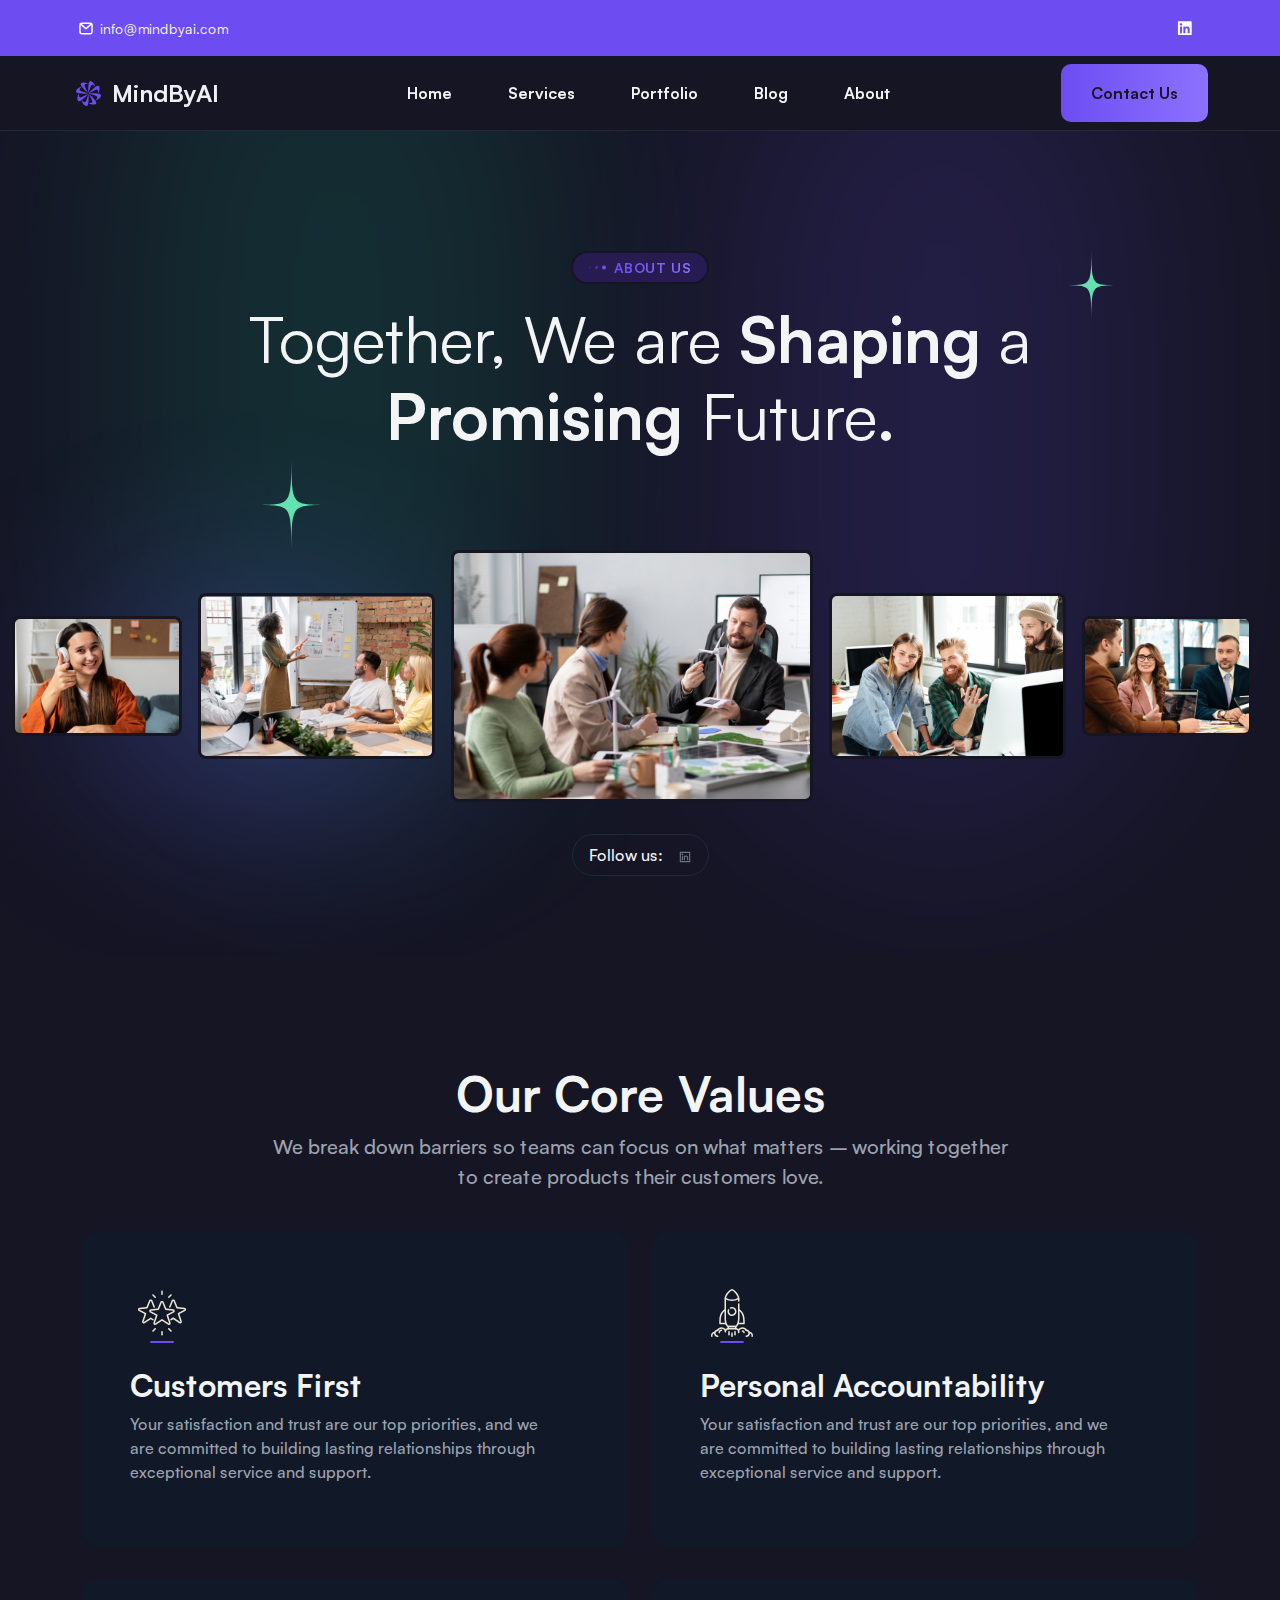
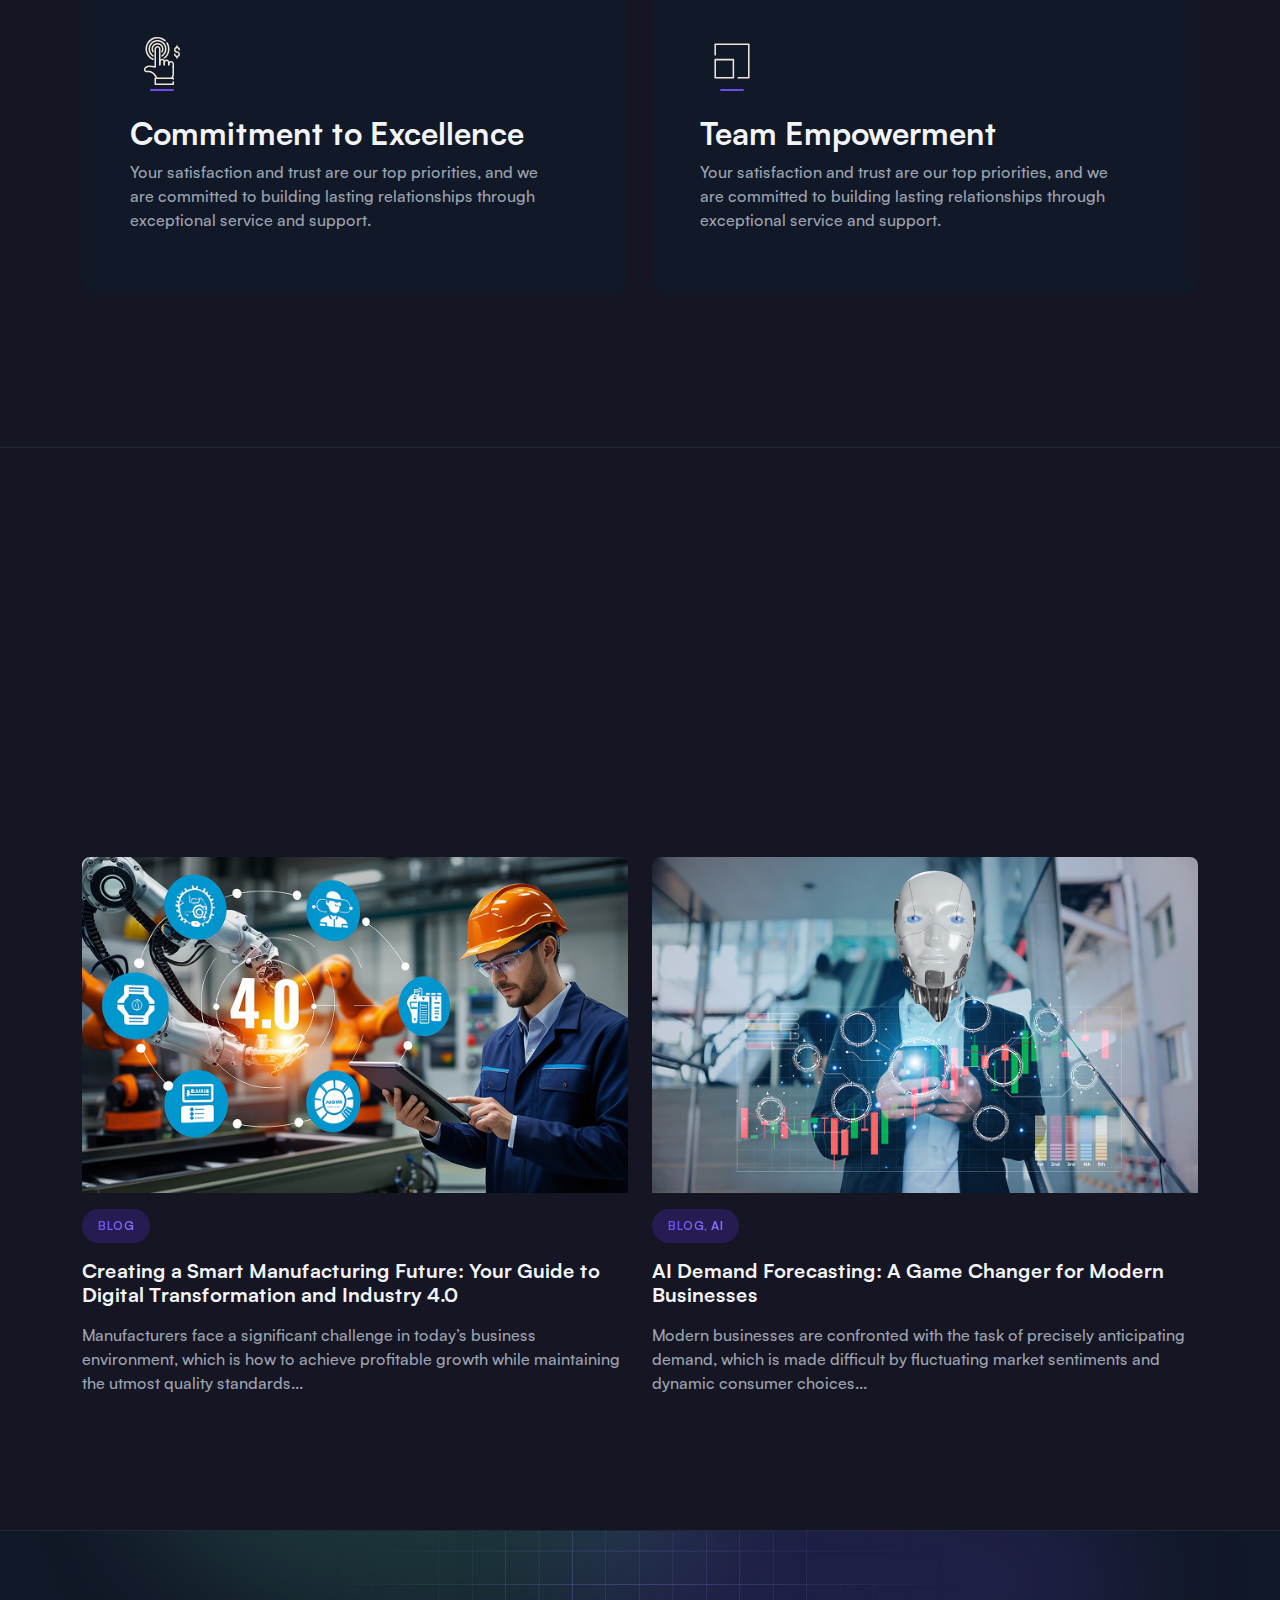
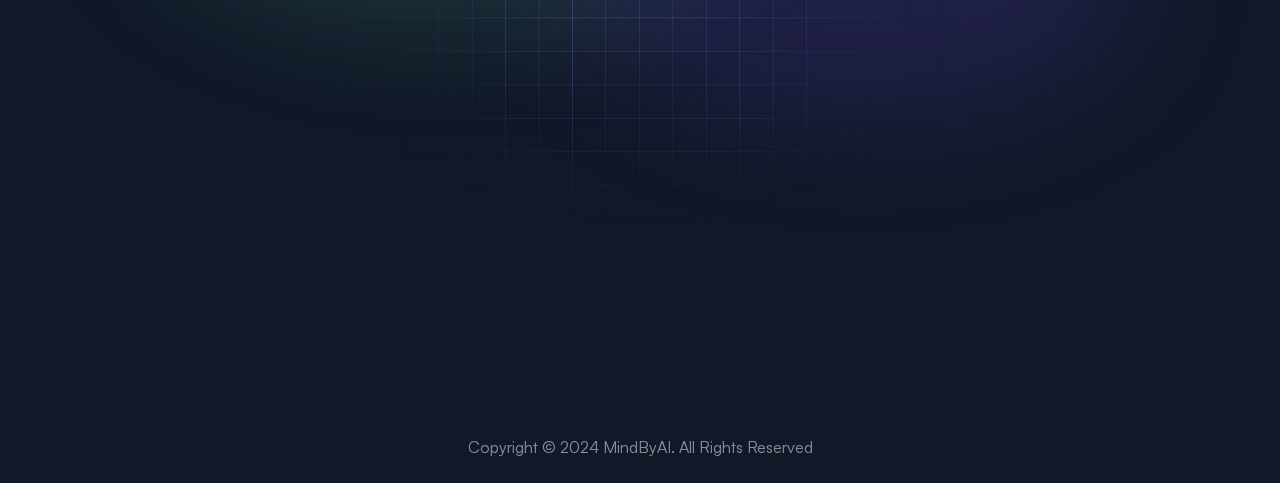
<file: about.html>
<!DOCTYPE html>
<html lang="en">
  <!-- Mirrored from infinia-bootstrap-demo.vercel.app/section-hero by HTTrack Website Copier/3.x [XR&CO'2014], Wed, 11 Sep 2024 10:49:56 GMT -->
  <!-- Added by HTTrack --><meta
    http-equiv="content-type"
    content="text/html;charset=utf-8"
  /><!-- /Added by HTTrack -->
  <head>
    <meta charset="UTF-8" />
    <meta name="viewport" content="width=device-width, initial-scale=1.0" />
    <meta http-equiv="x-ua-compatible" content="ie=edge" />
    <title>MindByAi</title>
    <script src="assets/js/vendors/color-modes.js"></script>
    <!-- Favicon icon-->
    <link
      rel="shortcut icon"
      type="image/x-icon"
      href="assets/imgs/template/favicon.svg"
    />
    <!-- Libs CSS -->
    <link rel="stylesheet" href="assets/css/vendors/bootstrap.min.css" />
    <link rel="stylesheet" href="assets/css/vendors/swiper-bundle.min.css" />
    <link rel="stylesheet" href="assets/css/vendors/aos.css" />
    <link rel="stylesheet" href="assets/css/vendors/odometer.css" />
    <link rel="stylesheet" href="assets/css/vendors/carouselTicker.css" />
    <link rel="stylesheet" href="assets/css/vendors/magnific-popup.css" />
    <link
      rel="stylesheet"
      href="assets/fonts/bootstrap-icons/bootstrap-icons.min.css"
    />
    <link rel="stylesheet" href="assets/fonts/boxicons/boxicons.min.css" />
    <link rel="stylesheet" href="assets/fonts/satoshi/satoshi.css" />
    <!-- Main CSS -->
    <link rel="stylesheet" href="assets/css/main.css" />
    <link rel="stylesheet" href="assets/mystyle.css" />
  </head>

  <body>
    <main>
      <!--Preloader-->
      <div id="preloader">
        <div id="loader" class="loader">
          <div class="loader-container text-centẻ">
            <div class="loader-icon">
              <img src="assets/imgs/template/loaderIcon.svg" alt="Preloader" />
              <p>Loading...</p>
            </div>
          </div>
        </div>
      </div>
      <!--Preloader-end -->
      <!--top-bar-->
      <div class="top-bar position-relative z-4">
        <div class="container-fluid bg-primary">
          <div class="container-fluid py-2 px-8">
            <div
              class="d-flex flex-column flex-lg-row justify-content-between align-items-center"
            >
              <div
                class="d-flex flex-wrap align-items-center justify-content-center justify-content-lg-start"
              >
                <a
                  href="mailto:contact@infinia.com"
                  class="pe-4 d-none d-md-flex"
                >
                  <svg
                    xmlns="http://www.w3.org/2000/svg"
                    width="20"
                    height="21"
                    viewBox="0 0 20 21"
                    fill="none"
                  >
                    <path
                      d="M3.9585 6.95834C3.9585 6.03786 4.70469 5.29167 5.62516 5.29167H14.3752C15.2957 5.29167 16.0418 6.03786 16.0418 6.95834V14.0417C16.0418 14.9622 15.2957 15.7083 14.3752 15.7083H5.62516C4.70469 15.7083 3.9585 14.9622 3.9585 14.0417V6.95834Z"
                      stroke="white"
                      stroke-width="1.5"
                      stroke-linecap="round"
                      stroke-linejoin="round"
                    />
                    <path
                      d="M4.5835 5.91667L10.0002 10.7083L15.4168 5.91667"
                      stroke="white"
                      stroke-width="1.5"
                      stroke-linecap="round"
                      stroke-linejoin="round"
                    />
                  </svg>
                  <span class="text-white ps-1 fs-7">info@mindbyai.com</span>
                </a>
              </div>
              <div
                class="d-flex d-none d-lg-flex align-items-center justify-content-center justify-content-lg-end"
              >
                <!-- <a
                    href="https://www.facebook.com/"
                    class="text-white icon-shape icon-md"
                  >
                    <svg
                      xmlns="http://www.w3.org/2000/svg"
                      width="9"
                      height="17"
                      viewBox="0 0 9 17"
                      fill="none"
                    >
                      <path
                        d="M8.22314 9.20334H5.91602V16.094H2.83984V9.20334H0.317383V6.37326H2.83984V4.18918C2.83984 1.72824 4.31641 0.343964 6.56201 0.343964C7.63867 0.343964 8.77686 0.559296 8.77686 0.559296V2.98947H7.51562C6.28516 2.98947 5.91602 3.72775 5.91602 4.52756V6.37326H8.65381L8.22314 9.20334Z"
                        fill="white"
                      />
                    </svg>
                  </a>
                  <a
                    href="https://twitter.com/"
                    class="text-white icon-shape icon-md"
                  >
                    <svg
                      xmlns="http://www.w3.org/2000/svg"
                      width="15"
                      height="14"
                      viewBox="0 0 15 14"
                      fill="none"
                    >
                      <path
                        d="M11.2163 0.820312H13.3696L8.63232 6.26514L14.231 13.6172H9.86279L6.41748 9.15674L2.51074 13.6172H0.32666L5.40234 7.83398L0.0498047 0.820312H4.54102L7.61719 4.91162L11.2163 0.820312ZM10.4473 12.3252H11.647L3.89502 2.05078H2.60303L10.4473 12.3252Z"
                        fill="white"
                      />
                    </svg>
                  </a> -->
                <a
                  href="https://www.linkedin.com/"
                  class="text-white icon-shape icon-md"
                >
                  <svg
                    xmlns="http://www.w3.org/2000/svg"
                    width="15"
                    height="15"
                    viewBox="0 0 15 15"
                    fill="none"
                  >
                    <path
                      d="M13.7188 0.328537C14.2417 0.328537 14.7031 0.789963 14.7031 1.34367V13.1254C14.7031 13.6791 14.2417 14.1098 13.7188 14.1098H1.87549C1.35254 14.1098 0.921875 13.6791 0.921875 13.1254V1.34367C0.921875 0.789963 1.35254 0.328537 1.87549 0.328537H13.7188ZM5.07471 12.141V5.58879H3.04443V12.141H5.07471ZM4.05957 4.66594C4.70557 4.66594 5.22852 4.14299 5.22852 3.49699C5.22852 2.851 4.70557 2.29729 4.05957 2.29729C3.38281 2.29729 2.85986 2.851 2.85986 3.49699C2.85986 4.14299 3.38281 4.66594 4.05957 4.66594ZM12.7344 12.141V8.54192C12.7344 6.7885 12.3345 5.40422 10.2734 5.40422C9.28906 5.40422 8.6123 5.95793 8.33545 6.48088H8.30469V5.58879H6.3667V12.141H8.39697V8.91106C8.39697 8.04973 8.55078 7.21916 9.62744 7.21916C10.6733 7.21916 10.6733 8.20354 10.6733 8.94182V12.141H12.7344Z"
                      fill="white"
                    />
                  </svg>
                </a>
              </div>
            </div>
          </div>
        </div>
      </div>

      <!-- Navbar -->
      <header>
        <nav
          class="navbar navbar-expand-lg navbar-light w-100 border-bottom z-999"
        >
          <div class="container-fluid px-lg-8">
            <a
              class="navbar-brand d-flex main-logo align-items-center"
              href="index.html"
            >
              <img
                src="assets/imgs/template/favicon.svg"
                style="width: 40px; padding-right: 7px"
                alt="infinia"
              />
              <span>MindByAI</span>
            </a>
            <div class="d-none d-lg-flex">
              <ul class="navbar-nav mx-auto gap-4 align-items-lg-center">
                <li class="nav-item dropdown menu-item-has-children">
                  <a
                    class="nav-link fw-bold d-flex align-items-center"
                    href="./index.html"
                  >
                    Home
                  </a>
                </li>
                <li class="nav-item dropdown menu-item-has-children">
                  <a
                    class="nav-link fw-bold d-flex align-items-center"
                    href="./services.html"
                  >
                    Services
                  </a>
                </li>
                <li class="nav-item dropdown menu-item-has-children">
                  <a
                    class="nav-link fw-bold d-flex align-items-center"
                    href="./portfolio.html"
                  >
                    Portfolio
                  </a>
                </li>
                <li class="nav-item dropdown menu-item-has-children">
                  <a
                    class="nav-link fw-bold d-flex align-items-center"
                    href="./blog.html"
                  >
                    Blog
                  </a>
                </li>
                <li class="nav-item dropdown menu-item-has-children">
                  <a
                    class="nav-link fw-bold d-flex align-items-center"
                    href="./about.html"
                  >
                    About
                  </a>
                </li>
              </ul>
            </div>
            <div class="d-flex align-items-center pe-5 pe-lg-0 me-5 me-lg-0">
              <!-- <div
                  class="dark-light-switcher d-flex justify-content-center align-items-center icon-shape icon-md border bg-white rounded-3 ms-3 me-md-3 me-0"
                >
                  <i class="bi theme-icon bi-sun-fill"></i>
                  <i class="bi theme-icon bi-moon-stars-fill"></i>
                </div> -->
              <a
                href="./contact.html"
                class="btn btn-gradient d-none d-md-block"
              >
                Contact Us
              </a>
              <div class="burger-icon burger-icon-white border rounded-3">
                <span class="burger-icon-top"></span>
                <span class="burger-icon-mid"></span>
                <span class="burger-icon-bottom"></span>
              </div>
            </div>
          </div>
        </nav>
        <!-- offCanvas-menu -->

        <div class="offCanvas__overly"></div>

        <div
          class="mobile-header-active mobile-header-wrapper-style perfect-scrollbar button-bg-2"
        >
          <div class="mobile-header-wrapper-inner">
            <div class="mobile-header-logo">
              <a
                class="navbar-brand d-flex main-logo align-items-center"
                href="index.html"
              >
                <img
                  src="assets/imgs/template/favicon.svg"
                  style="width: 40px; padding-right: 7px"
                  alt="infinia"
                />
                <span>MindByAI</span>
              </a>
              <div class="burger-icon burger-icon-white border rounded-3">
                <span class="burger-icon-top"></span>
                <span class="burger-icon-mid"></span>
                <span class="burger-icon-bottom"></span>
              </div>
            </div>

            <div class="mobile-header-content-area">
              <div class="perfect-scroll">
                <div class="mobile-menu-wrap mobile-header-border">
                  <nav>
                    <ul class="mobile-menu font-heading ps-0">
                      <li class="nav-item dropdown menu-item-has-children">
                        <a
                          class="nav-link fw-bold d-flex align-items-center"
                          href="./index.html"
                        >
                          Home
                        </a>
                      </li>
                      <li class="nav-item dropdown menu-item-has-children">
                        <a
                          class="nav-link fw-bold d-flex align-items-center"
                          href="./services.html"
                        >
                          Services
                        </a>
                      </li>
                      <li class="nav-item dropdown menu-item-has-children">
                        <a
                          class="nav-link fw-bold d-flex align-items-center"
                          href="./portfolio.html"
                        >
                          Portfolio
                        </a>
                      </li>
                      <li class="nav-item dropdown menu-item-has-children">
                        <a
                          class="nav-link fw-bold d-flex align-items-center"
                          href="./blog.html"
                        >
                          Blog
                        </a>
                      </li>
                      <li class="nav-item dropdown menu-item-has-children">
                        <a
                          class="nav-link fw-bold d-flex align-items-center"
                          href="./about.html"
                        >
                          About
                        </a>
                      </li>
                    </ul>
                  </nav>
                </div>
              </div>
            </div>
          </div>
        </div>
      </header>
      <main>
        <!--CTA 15-->
        <section
          class="section-testimonial-13 position-relative pt-120 pb-80 fix section-padding"
        >
          <div class="container position-relative z-1">
            <div class="row pb-9">
              <div class="col-lg-10 mx-lg-auto">
                <div class="text-center mb-lg-0 mb-5">
                  <div
                    class="d-flex align-items-center position-relative z-2 justify-content-center bg-primary-soft d-inline-flex rounded-pill border border-2 border-white px-3 py-1"
                  >
                    <img src="assets/imgs/features-1/dots.png" alt="infinia" />
                    <span
                      class="tag-spacing fs-7 fw-bold text-linear-2 ms-2 text-uppercase"
                      >About us</span
                    >
                  </div>
                  <h3 class="ds-3 my-3 fw-regular">
                    Together, We are
                    <span class="fw-bold">Shaping </span> a<br />
                    <span class="fw-bold">Promising</span> Future<span
                      class="fw-bold"
                      >.</span
                    >
                  </h3>
                </div>
              </div>
            </div>
            <img
              class="position-absolute z-2 top-0 end-0 pe-10 pe-lg-10"
              src="assets/imgs/cta-15/star-2.svg"
              alt="infinia"
            />
            <img
              class="position-absolute z-2 bottom-0 start-0 ps-10 ms-10"
              src="assets/imgs/cta-15/star-1.svg"
              alt="infinia"
            />
          </div>
          <div class="container-fluid">
            <div
              class="d-flex align-items-center justify-content-center position-relative"
            >
              <div class="pe-3 position-relative z-1 d-none d-md-block">
                <img
                  class="rounded-3 border border-3 border-white"
                  src="assets/imgs/cta-15/img-1.png"
                  alt="infinia"
                />
              </div>
              <div class="pe-3 position-relative z-1">
                <img
                  class="rounded-3 border border-3 border-white"
                  src="assets/imgs/cta-15/img-2.png"
                  alt="infinia"
                />
              </div>
              <div class="pe-3 position-relative z-1">
                <img
                  class="rounded-3 border border-3 border-white"
                  src="assets/imgs/cta-15/img-3.png"
                  alt="infinia"
                />
              </div>
              <div class="pe-3 position-relative z-1">
                <img
                  class="rounded-3 border border-3 border-white"
                  src="assets/imgs/cta-15/img-4.png"
                  alt="infinia"
                />
              </div>
              <div class="pe-3 position-relative z-1 d-none d-md-block">
                <img
                  class="rounded-3 border border-3 border-white"
                  src="assets/imgs/cta-15/img-5.png"
                  alt="infinia"
                />
              </div>
              <img
                class="position-absolute top-50 end-50 translate-middle-y z-0"
                src="assets/imgs/cta-15/bg-ellipse.png"
                alt="infinia"
              />
            </div>
            <div class="text-center mt-5">
              <div
                class="socials bg-white px-3 shadow-1 py-2 border rounded-pill d-inline-flex d-flex align-items-center justify-content-center"
              >
                <p class="text-900 mb-0">Follow us:</p>
                <ul class="list-unstyled d-flex mb-0">
                
                  <li class="ms-3">
                    <a href="http://www.twittet.com/" target="_blank">
                      <span class="icon">
                        <svg xmlns="http://www.w3.org/2000/svg" viewBox="0 0 24 24" fill="rgba(107,114,128,1)"><path d="M4.00098 3H20.001C20.5533 3 21.001 3.44772 21.001 4V20C21.001 20.5523 20.5533 21 20.001 21H4.00098C3.44869 21 3.00098 20.5523 3.00098 20V4C3.00098 3.44772 3.44869 3 4.00098 3ZM5.00098 5V19H19.001V5H5.00098ZM7.50098 9C6.67255 9 6.00098 8.32843 6.00098 7.5C6.00098 6.67157 6.67255 6 7.50098 6C8.3294 6 9.00098 6.67157 9.00098 7.5C9.00098 8.32843 8.3294 9 7.50098 9ZM6.50098 10H8.50098V17.5H6.50098V10ZM12.001 10.4295C12.5854 9.86534 13.2665 9.5 14.001 9.5C16.072 9.5 17.501 11.1789 17.501 13.25V17.5H15.501V13.25C15.501 12.2835 14.7175 11.5 13.751 11.5C12.7845 11.5 12.001 12.2835 12.001 13.25V17.5H10.001V10H12.001V10.4295Z"></path></svg>
                    </a>
                  </li>
                </ul>
              </div>
            </div>
            <div
              class="rotate-center ellipse-rotate-success position-absolute z-0"
            ></div>
            <div
              class="rotate-center-rev ellipse-rotate-primary position-absolute z-0"
            ></div>
          </div>
        </section>
        <!-- feature-12 -->
        <section
          class="section-feature-12 border-bottom pb-120 pt-110 section-padding"
        >
          <div class="container">
            <div class="text-center">
              <h5 class="ds-5">Our Core Values</h5>
              <p class="fs-5 pb-4">
                We break down barriers so teams can focus on what matters –
                working together <br class="d-none d-lg-block" />
                to create products their customers love.
              </p>
            </div>
            <div class="row">
              <div class="col-lg-6">
                <div
                  class="feature-item mb-5 bg-neutral-100 p-7 rounded-4 hover-up"
                >
                  <div
                    class="icon-flip position-relative icon-shape icon-xxl rounded-3 mb-4"
                  >
                    <div class="icon">
                      <img
                        class="filter-invert"
                        src="assets/imgs/service-1/icon-6.svg"
                        alt="infinia"
                      />
                    </div>
                  </div>
                  <h4>Customers First</h4>
                  <p>
                    Your satisfaction and trust are our top priorities, and we
                    <br />
                    are committed to building lasting relationships through
                    <br />
                    exceptional service and support.
                  </p>
                </div>
                <div
                  class="feature-item mb-5 bg-neutral-100 p-7 rounded-4 hover-up"
                >
                  <div
                    class="icon-flip position-relative icon-shape icon-xxl rounded-3 mb-4"
                  >
                    <div class="icon">
                      <img
                        class="filter-invert"
                        src="assets/imgs/service-1/icon-5.svg"
                        alt="infinia"
                      />
                    </div>
                  </div>
                  <h4>Commitment to Excellence</h4>
                  <p>
                    Your satisfaction and trust are our top priorities, and we
                    <br />
                    are committed to building lasting relationships through
                    <br />
                    exceptional service and support.
                  </p>
                </div>
              </div>
              <div class="col-lg-6">
                <div
                  class="feature-item mb-5 bg-neutral-100 p-7 rounded-4 hover-up"
                >
                  <div
                    class="icon-flip position-relative icon-shape icon-xxl rounded-3 mb-4"
                  >
                    <div class="icon">
                      <img
                        class="filter-invert"
                        src="assets/imgs/service-1/icon-4.svg"
                        alt="infinia"
                      />
                    </div>
                  </div>
                  <h4>Personal Accountability</h4>
                  <p>
                    Your satisfaction and trust are our top priorities, and we
                    <br />
                    are committed to building lasting relationships through
                    <br />
                    exceptional service and support.
                  </p>
                </div>
                <div
                  class="feature-item mb-5 bg-neutral-100 p-7 rounded-4 hover-up"
                >
                  <div
                    class="icon-flip position-relative icon-shape icon-xxl rounded-3 mb-4"
                  >
                    <div class="icon">
                      <img
                        class="filter-invert"
                        src="assets/imgs/service-1/icon-3.svg"
                        alt="infinia"
                      />
                    </div>
                  </div>
                  <h4>Team Empowerment</h4>
                  <p>
                    Your satisfaction and trust are our top priorities, and we
                    <br />
                    are committed to building lasting relationships through
                    <br />
                    exceptional service and support.
                  </p>
                </div>
              </div>
            </div>
          </div>
        </section>
        <!--Team 4-->

        <!--==================================
    Blogs main Start  Here
===================================-->

        <section
          class="section-blog-6 section-padding border-bottom bg-opacity"
        >
          <div class="container">
            <div class="row align-items-end pb-5">
              <div class="col-12 col-md-6 me-auto">
                <div
                  class="d-flex align-items-center justify-content-center bg-primary-soft border border-2 border-white d-inline-flex rounded-pill px-4 py-2"
                  data-aos="zoom-in"
                  data-aos-delay="100"
                >
                  <img src="assets/imgs/features-1/dots.png" alt="infinia" />
                  <span
                    class="tag-spacing fs-7 fw-bold text-linear-2 ms-2 text-uppercase"
                    >From Blog</span
                  >
                </div>
                <h3
                  class="ds-3 mt-3 mb-3"
                  data-aos="fade-zoom-in"
                  data-aos-delay="100"
                >
                  Our Latest Articles
                </h3>
                <span
                  class="fs-5 fw-medium"
                  data-aos="fade-zoom-in"
                  data-aos-delay="200"
                  >Explore the insights and trends shaping our industry</span
                >
              </div>
            </div>
            <div class="row">
              <!-- prettier-ignore -->
              <div class="col-lg-6 col-md-6 text-start">
            <a href="./creating-a-smart-manufacturing-future-your-guide-to-digital-transformation-and-industry-4-0.html" class="">
                <img class="rounded-top-3" src="assets/imgs/blog/manufacturing_future.jpg" alt="" title="" height="" width="" class="w-100"></a>
            
            <div class="card-body p-0">
                <a href="#" class="bg-primary-soft position-relative z-1 d-inline-flex rounded-pill px-3 py-2 mt-3">
                    <span class="tag-spacing fs-8 fw-bold  text-linear-2 text-uppercase">BLOG</span>
                </a>
                
                <h6 class="my-3"><a href="./creating-a-smart-manufacturing-future-your-guide-to-digital-transformation-and-industry-4-0.html" class="">Creating a Smart Manufacturing Future: Your Guide to Digital Transformation and Industry 4.0</a></h6>
                <p>Manufacturers face a significant challenge in today’s business environment, which is how to achieve profitable growth while maintaining the utmost quality standards...</p>
            </div>
        </div>

              <div class="col-lg-6 col-md-6 text-start">
                <a
                  href="./ai-demand-forecasting-a-game-changer-for-modern-businesses.html"
                  class=""
                >
                  <img
                    class="rounded-top-3"
                    src="assets/imgs/blog/ai_demand_forecasting.jpg"
                    alt=""
                    title=""
                    height=""
                    width=""
                    class=""
                /></a>

                <div class="card-body p-0">
                  <a
                    href="#"
                    class="bg-primary-soft position-relative z-1 d-inline-flex rounded-pill px-3 py-2 mt-3"
                  >
                    <span
                      class="tag-spacing fs-8 fw-bold text-linear-2 text-uppercase"
                      >BLOG, AI</span
                    >
                  </a>
                  <h6 class="my-3">
                    <a
                      href="./ai-demand-forecasting-a-game-changer-for-modern-businesses.html"
                      class=""
                      >AI Demand Forecasting: A Game Changer for Modern
                      Businesses</a
                    >
                  </h6>
                  <p>
                    Modern businesses are confronted with the task of precisely
                    anticipating demand, which is made difficult by fluctuating
                    market sentiments and dynamic consumer choices...
                  </p>
                </div>
              </div>
            </div>
          </div>
        </section>

        <!--==================================
    Blogs main End  Here
===================================-->

        <!-- Footer 1 -->
        <footer>
          <div class="section-footer position-relative">
            <div class="container-fluid bgft-1">
              <div class="container position-relative z-2">
                <div class="row py-90 custom-footer-row">
                  <div
                    class="col-lg-6 footer-boxes-content"
                    data-aos="fade-zoom-in"
                    data-aos-delay="100"
                  >
                    <a
                      class="navbar-brand d-flex main-logo align-items-center"
                      href="index.html"
                    >
                      <img
                        src="assets/imgs/template/favicon.svg"
                        style="width: 40px; padding-right: 7px"
                        alt="infinia"
                      />
                      <span>MindByAI</span>
                    </a>
                    <p
                      class="text-white fw-medium mt-3 mb-6 opacity-50 footer-desc"
                    >
                      You may also realize cost savings from your energy
                      efficient choices in your custom home. Federal tax credits
                      for some green materials can allow you to deduct as much.
                    </p>
                    <div class="d-flex social-icons">
                      <!-- <a
                    href="https://www.facebook.com/"
                    class="text-white border border-end-0 border-light border-opacity-10 icon-shape icon-md"
                  >
                    <svg
                      xmlns="http://www.w3.org/2000/svg"
                      width="10"
                      height="17"
                      viewBox="0 0 10 17"
                      fill="none"
                    >
                      <path
                        d="M8.84863 9.20312H6.5415V16.0938H3.46533V9.20312H0.942871V6.37305H3.46533V4.18896C3.46533 1.72803 4.94189 0.34375 7.1875 0.34375C8.26416 0.34375 9.40234 0.559082 9.40234 0.559082V2.98926H8.14111C6.91064 2.98926 6.5415 3.72754 6.5415 4.52734V6.37305H9.2793L8.84863 9.20312Z"
                        fill="white"
                      />
                    </svg>
                  </a>
                  <a
                    href="https://twitter.com/"
                    class="text-white border border-end-0 border-light border-opacity-10 icon-shape icon-md"
                  >
                    <i class="bi bi-twitter-x"></i>
                  </a> -->
                      <a
                        href="https://www.linkedin.com/"
                        class="text-white border border-light border-opacity-10 icon-shape icon-md"
                      >
                        <i class="bi bi-linkedin"></i>
                      </a>
                    </div>
                  </div>
                  <div class="col-lg-6">
                    <div class="row footer-boxes-row">
                      <div
                        class="col-lg-6 col-md-4 col-6 footer-boxes-otr"
                        data-aos="fade-zoom-in"
                        data-aos-delay="400"
                      >
                        <h3
                          class="text-white opacity-50 fs-6 fw-black text-uppercase pb-3 pt-5"
                        >
                          Services
                        </h3>
                        <div
                          class="d-flex flex-column align-items-start footer-boxes-content"
                        >
                          <a
                            class="hover-effect text-white mb-2 fw-medium fs-6"
                            href="./services.html"
                            >Web App Development</a
                          >
                          <a
                            class="hover-effect text-white mb-2 fw-medium fs-6"
                            href="./services.html"
                            >Mobile App Development</a
                          >
                          <a
                            class="hover-effect text-white mb-2 fw-medium fs-6"
                            href="./services.html"
                            >Enterprise Software Development</a
                          >
                          <a
                            class="hover-effect text-white mb-2 fw-medium fs-6"
                            href="./services.html"
                            >Artificial Intelligence</a
                          >
                          <a
                            class="hover-effect text-white mb-2 fw-medium fs-6"
                            href="./services.html"
                            >Data & Analytics</a
                          >
                          <a
                            class="hover-effect text-white mb-2 fw-medium fs-6"
                            href="./services.html"
                            >Digital Transformation</a
                          >
                          <a
                            class="hover-effect text-white mb-2 fw-medium fs-6"
                            href="./services.html"
                            >Internet of Things (IoT)</a
                          >
                        </div>
                      </div>
                      <div
                        class="col-lg-6 col-md-4 col-6 footer-boxes-otr"
                        data-aos="fade-zoom-in"
                        data-aos-delay="500"
                      >
                        <h3
                          class="text-white opacity-50 fs-6 fw-black text-uppercase pb-3 pt-5"
                        >
                          Resource
                        </h3>
                        <div
                          class="d-flex flex-column align-items-start footer-boxes-content"
                        >
                          <a
                            class="hover-effect text-white mb-2 fw-medium fs-6"
                            href="./portfolio.html"
                            >Portfolio</a
                          >
                          <a
                            class="hover-effect text-white mb-2 fw-medium fs-6"
                            href="./blog.html"
                            >Blogs</a
                          >
                        </div>
                      </div>
                    </div>
                  </div>
                </div>
                <div
                  class="row text-center py-4 border-top border-white border-opacity-10"
                >
                  <span
                    class="text-white opacity-50"
                    data-aos="fade-zoom-in"
                    data-aos-delay="200"
                    >Copyright © 2024 MindByAI. All Rights Reserved</span
                  >
                </div>
              </div>
            </div>
            <div
              class="position-absolute top-0 start-50 translate-middle-x z-0"
            >
              <img src="assets/imgs/footer-1/line-bg.png" alt="infinia" />
            </div>
            <div class="position-absolute top-0 start-0 z-0">
              <img src="assets/imgs/footer-1/ellipse-left.png" alt="infinia" />
            </div>
            <div class="position-absolute top-0 end-0 z-0">
              <img src="assets/imgs/footer-1/ellipse-right.png" alt="infinia" />
            </div>
          </div>
        </footer>
      </main>
    </main>

    <!-- Scroll top -->
    <div class="btn-scroll-top">
      <svg
        class="progress-square svg-content"
        width="100%"
        height="100%"
        viewBox="0 0 40 40"
      >
        <path
          d="M8 1H32C35.866 1 39 4.13401 39 8V32C39 35.866 35.866 39 32 39H8C4.13401 39 1 35.866 1 32V8C1 4.13401 4.13401 1 8 1Z"
        />
      </svg>
    </div>
    <!-- Libs JS -->
    <script src="assets/js/vendors/jquery-3.7.1.min.js"></script>
    <script src="assets/js/vendors/bootstrap.bundle.min.js"></script>
    <script src="assets/js/vendors/swiper-bundle.min.js"></script>
    <script src="assets/js/vendors/aos.js"></script>
    <script src="assets/js/vendors/wow.min.js"></script>
    <script src="assets/js/vendors/headhesive.min.js"></script>
    <script src="assets/js/vendors/smart-stick-nav.js"></script>
    <script src="assets/js/vendors/jquery.magnific-popup.min.js"></script>
    <script src="assets/js/vendors/gsap.min.js"></script>
    <script src="assets/js/vendors/imagesloaded.pkgd.min.js"></script>
    <script src="assets/js/vendors/isotope.pkgd.min.js"></script>
    <script src="assets/js/vendors/ScrollToPlugin.min.js"></script>
    <script src="assets/js/vendors/ScrollTrigger.min.js"></script>
    <script src="assets/js/vendors/jquery.carouselTicker.min.js"></script>
    <script src="assets/js/vendors/jquery.odometer.min.js"></script>
    <script src="assets/js/vendors/jquery.appear.js"></script>
    <script src="assets/js/vendors/gsap-custom.js"></script>
    <script src="assets/js/vendors/bouncing-blob.js"></script>
    <!-- Theme JS -->

    <script src="assets/js/main.js"></script>
    <!-- Other scripts -->
  </body>

  <!-- Mirrored from infinia-bootstrap-demo.vercel.app/section-hero by HTTrack Website Copier/3.x [XR&CO'2014], Wed, 11 Sep 2024 10:49:56 GMT -->
</html>
</file>
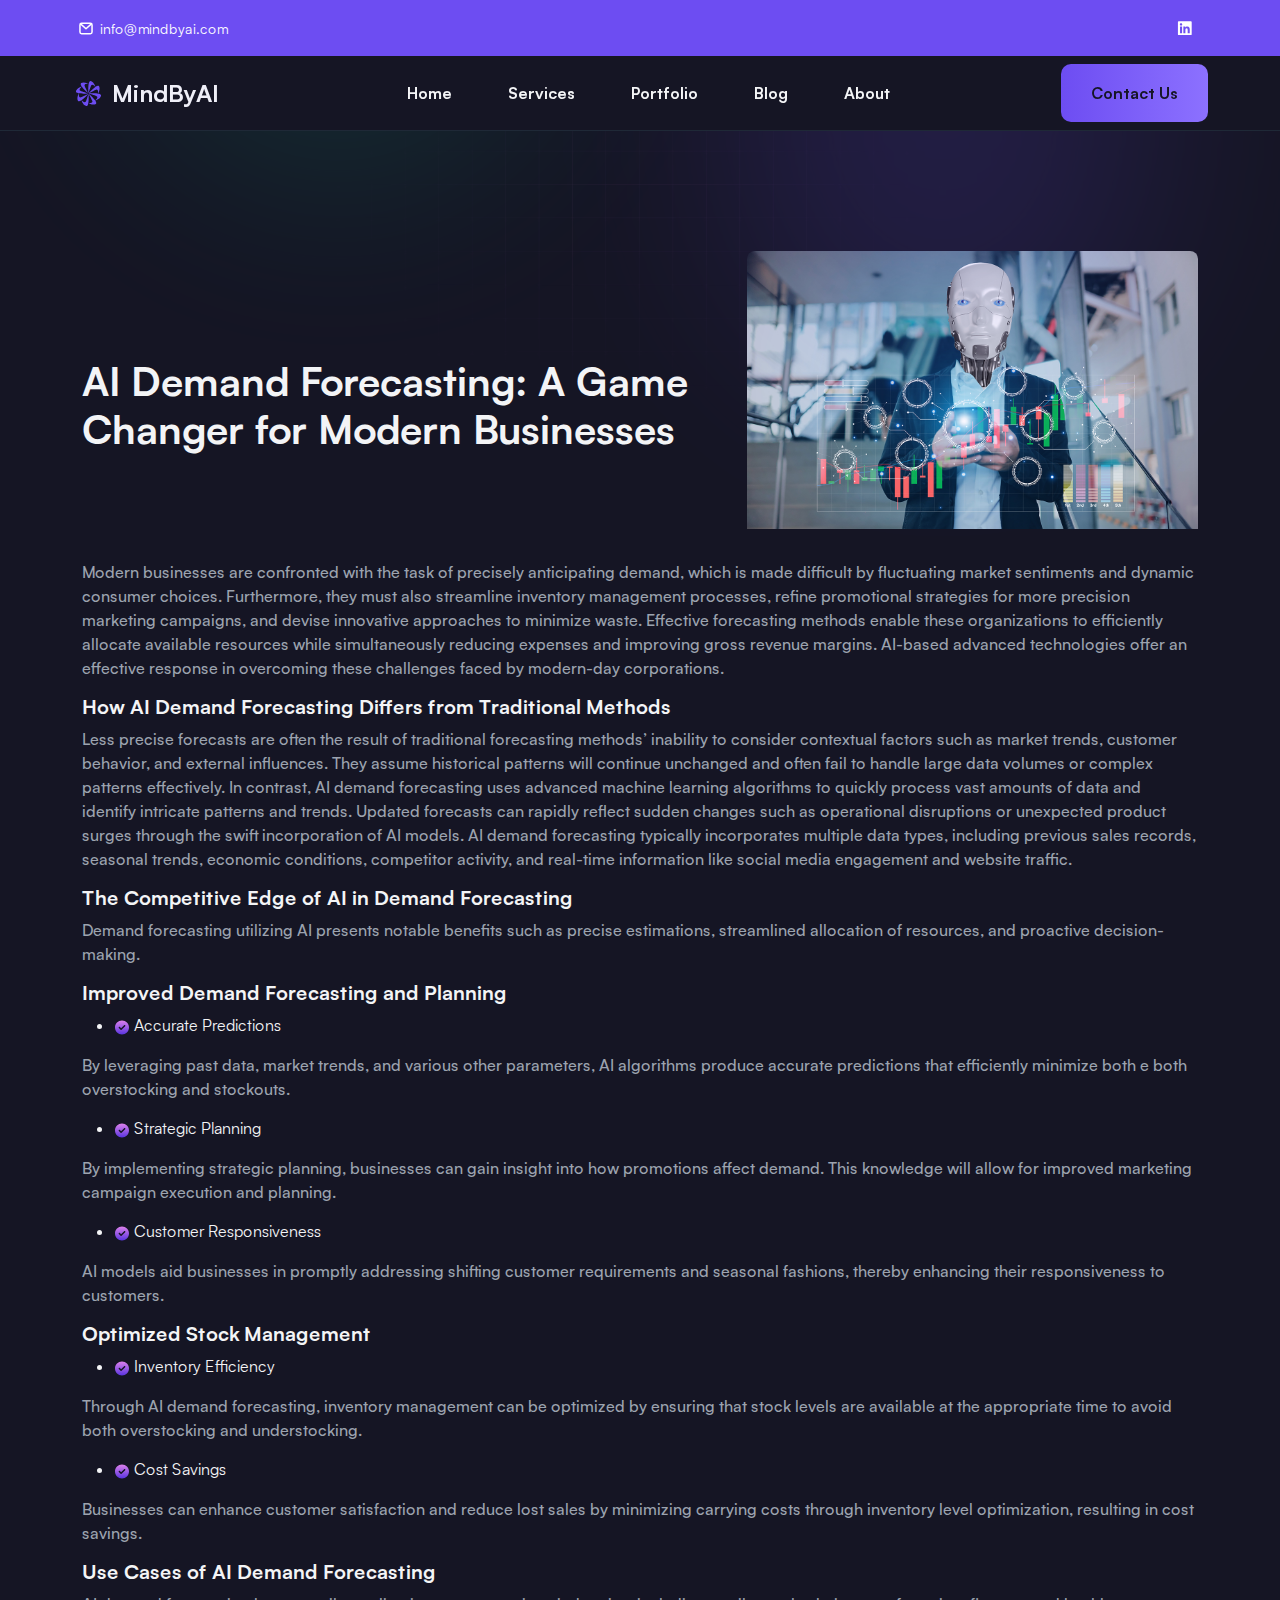
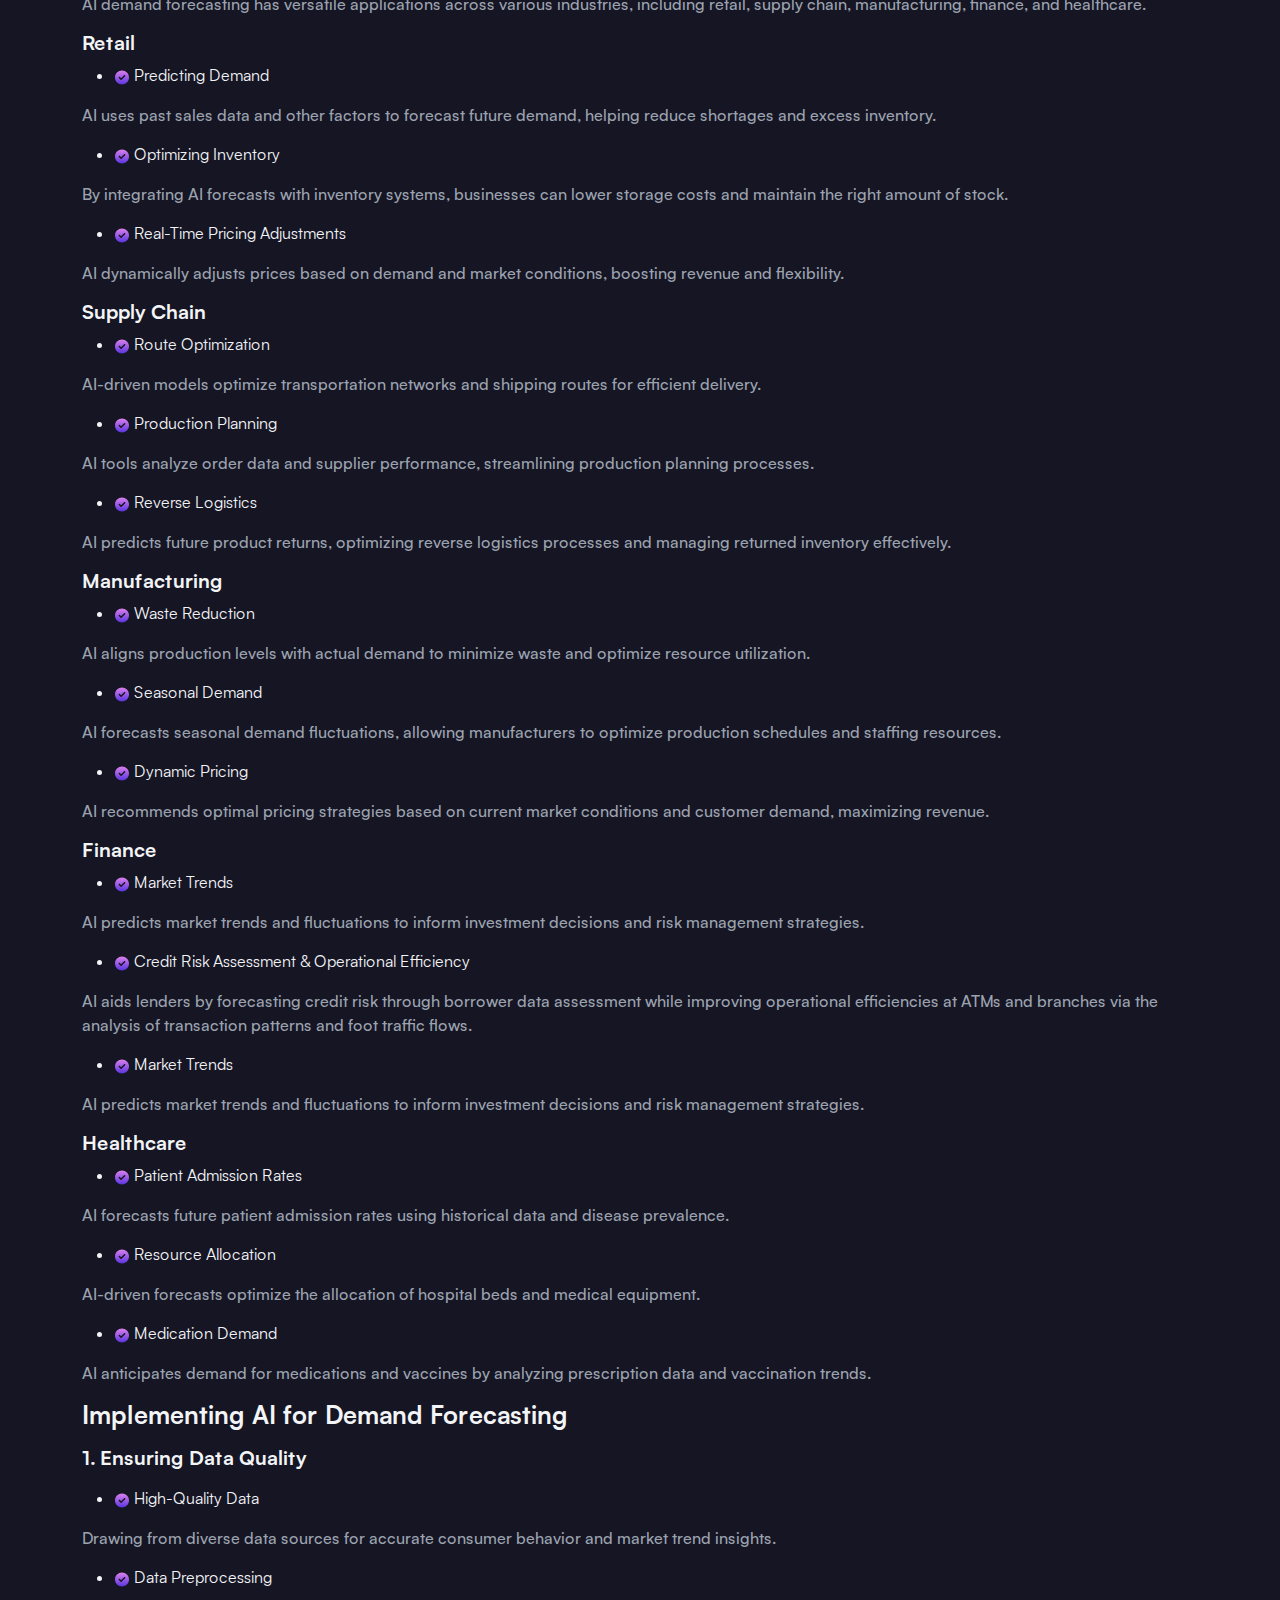
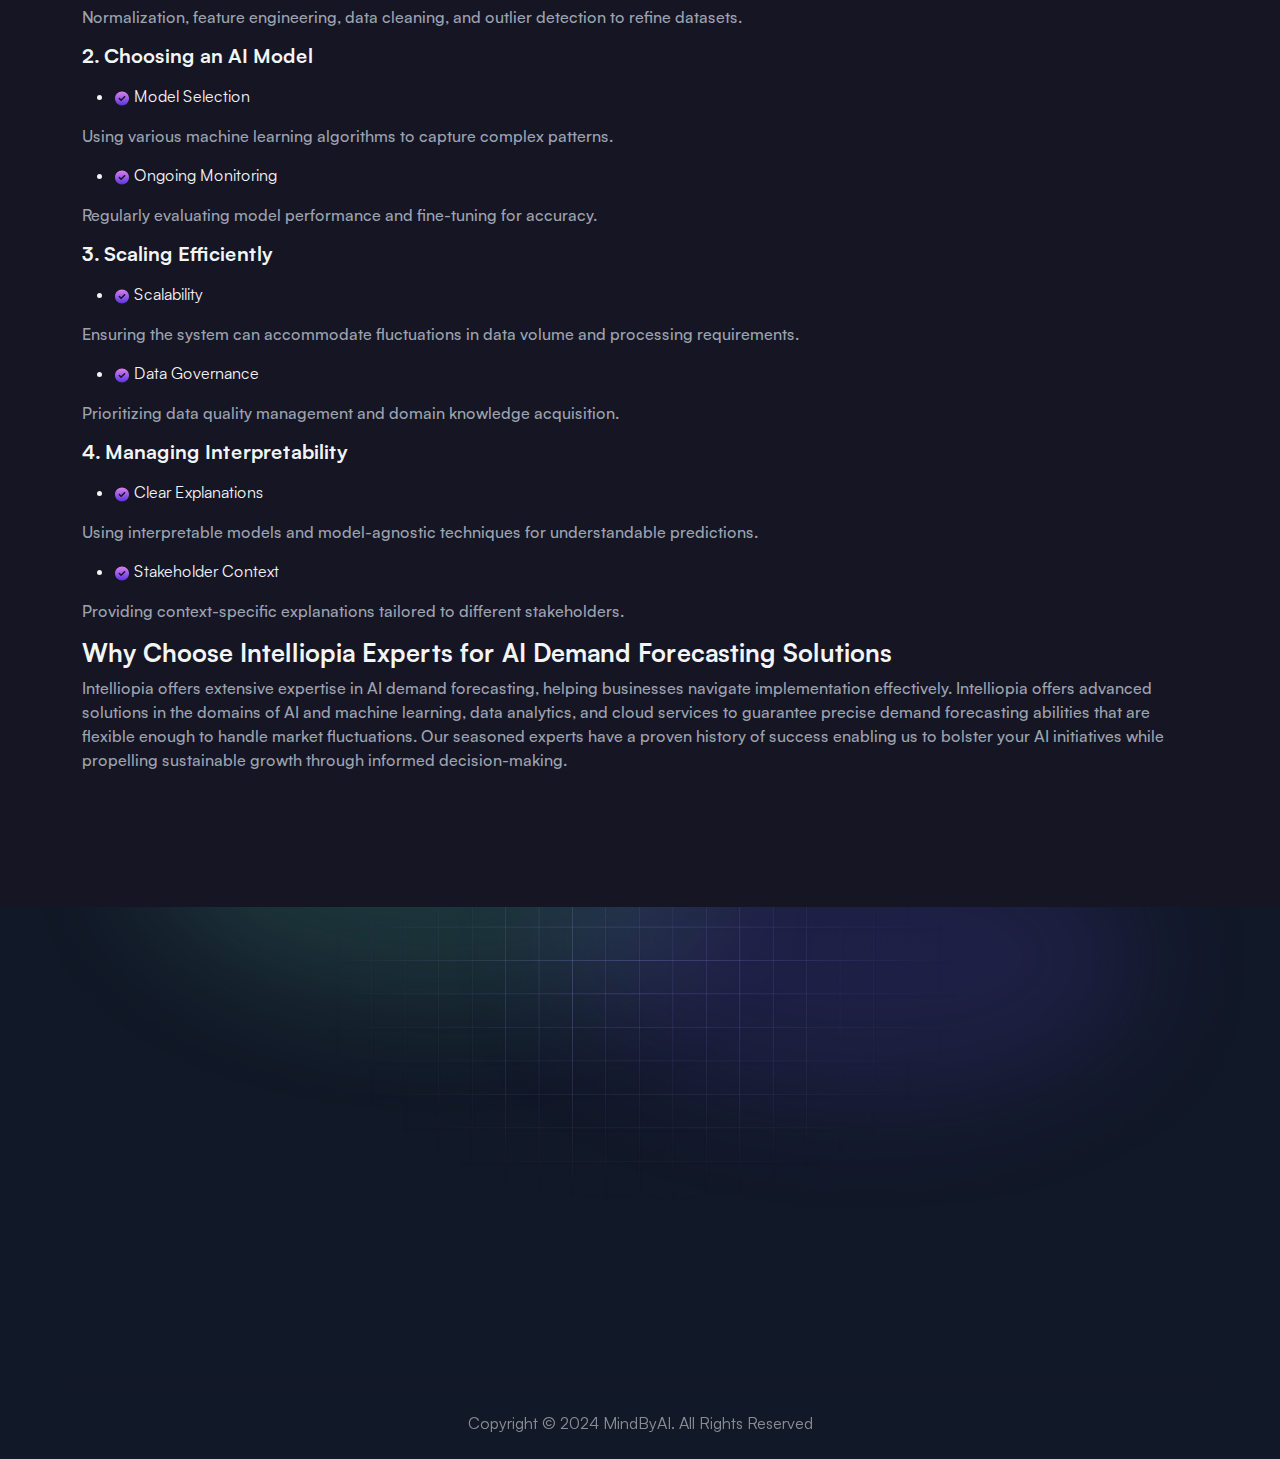
<file: ai-demand-forecasting-a-game-changer-for-modern-businesses.html>
<!DOCTYPE html>
<html lang="en">
  <!-- Mirrored from infinia-bootstrap-demo.vercel.app/section-hero by HTTrack Website Copier/3.x [XR&CO'2014], Wed, 11 Sep 2024 10:49:56 GMT -->
  <!-- Added by HTTrack --><meta
    http-equiv="content-type"
    content="text/html;charset=utf-8"
  /><!-- /Added by HTTrack -->
  <head>
    <meta charset="UTF-8" />
    <meta name="viewport" content="width=device-width, initial-scale=1.0" />
    <meta http-equiv="x-ua-compatible" content="ie=edge" />
    <title>MindByAi</title>
    <script src="assets/js/vendors/color-modes.js"></script>
    <!-- Favicon icon-->
    <link
      rel="shortcut icon"
      type="image/x-icon"
      href="assets/imgs/template/favicon.svg"
    />
    <!-- Libs CSS -->
    <link rel="stylesheet" href="assets/css/vendors/bootstrap.min.css" />
    <link rel="stylesheet" href="assets/css/vendors/swiper-bundle.min.css" />
    <link rel="stylesheet" href="assets/css/vendors/aos.css" />
    <link rel="stylesheet" href="assets/css/vendors/odometer.css" />
    <link rel="stylesheet" href="assets/css/vendors/carouselTicker.css" />
    <link rel="stylesheet" href="assets/css/vendors/magnific-popup.css" />
    <link
      rel="stylesheet"
      href="assets/fonts/bootstrap-icons/bootstrap-icons.min.css"
    />
    <link rel="stylesheet" href="assets/fonts/boxicons/boxicons.min.css" />
    <link rel="stylesheet" href="assets/fonts/satoshi/satoshi.css" />
    <!-- Main CSS -->
    <link rel="stylesheet" href="assets/css/main.css" />
    <link rel="stylesheet" href="assets/mystyle.css" />
  </head>

  <body>
    <!-- prettier-ignore -->
    <!--Preloader-->
    <div id="preloader">
      <div id="loader" class="loader">
        <div class="loader-container text-centẻ">
          <div class="loader-icon">
            <img src="assets/imgs/template/loaderIcon.svg" alt="Preloader" />
            <p>Loading...</p>
          </div>
        </div>
      </div>
    </div>
    <!--Preloader-end -->
    <!--top-bar-->
    <div class="top-bar position-relative z-4">
      <div class="container-fluid bg-primary">
        <div class="container-fluid py-2 px-8">
          <div
            class="d-flex flex-column flex-lg-row justify-content-between align-items-center"
          >
            <div
              class="d-flex flex-wrap align-items-center justify-content-center justify-content-lg-start"
            >
              <a
                href="mailto:contact@infinia.com"
                class="pe-4 d-none d-md-flex"
              >
                <svg
                  xmlns="http://www.w3.org/2000/svg"
                  width="20"
                  height="21"
                  viewBox="0 0 20 21"
                  fill="none"
                >
                  <path
                    d="M3.9585 6.95834C3.9585 6.03786 4.70469 5.29167 5.62516 5.29167H14.3752C15.2957 5.29167 16.0418 6.03786 16.0418 6.95834V14.0417C16.0418 14.9622 15.2957 15.7083 14.3752 15.7083H5.62516C4.70469 15.7083 3.9585 14.9622 3.9585 14.0417V6.95834Z"
                    stroke="white"
                    stroke-width="1.5"
                    stroke-linecap="round"
                    stroke-linejoin="round"
                  />
                  <path
                    d="M4.5835 5.91667L10.0002 10.7083L15.4168 5.91667"
                    stroke="white"
                    stroke-width="1.5"
                    stroke-linecap="round"
                    stroke-linejoin="round"
                  />
                </svg>
                <span class="text-white ps-1 fs-7">info@mindbyai.com</span>
              </a>
            </div>
            <div
              class="d-flex d-none d-lg-flex align-items-center justify-content-center justify-content-lg-end"
            >
              <!-- <a
                  href="https://www.facebook.com/"
                  class="text-white icon-shape icon-md"
                >
                  <svg
                    xmlns="http://www.w3.org/2000/svg"
                    width="9"
                    height="17"
                    viewBox="0 0 9 17"
                    fill="none"
                  >
                    <path
                      d="M8.22314 9.20334H5.91602V16.094H2.83984V9.20334H0.317383V6.37326H2.83984V4.18918C2.83984 1.72824 4.31641 0.343964 6.56201 0.343964C7.63867 0.343964 8.77686 0.559296 8.77686 0.559296V2.98947H7.51562C6.28516 2.98947 5.91602 3.72775 5.91602 4.52756V6.37326H8.65381L8.22314 9.20334Z"
                      fill="white"
                    />
                  </svg>
                </a>
                <a
                  href="https://twitter.com/"
                  class="text-white icon-shape icon-md"
                >
                  <svg
                    xmlns="http://www.w3.org/2000/svg"
                    width="15"
                    height="14"
                    viewBox="0 0 15 14"
                    fill="none"
                  >
                    <path
                      d="M11.2163 0.820312H13.3696L8.63232 6.26514L14.231 13.6172H9.86279L6.41748 9.15674L2.51074 13.6172H0.32666L5.40234 7.83398L0.0498047 0.820312H4.54102L7.61719 4.91162L11.2163 0.820312ZM10.4473 12.3252H11.647L3.89502 2.05078H2.60303L10.4473 12.3252Z"
                      fill="white"
                    />
                  </svg>
                </a> -->
              <a
                href="https://www.linkedin.com/"
                class="text-white icon-shape icon-md"
              >
                <svg
                  xmlns="http://www.w3.org/2000/svg"
                  width="15"
                  height="15"
                  viewBox="0 0 15 15"
                  fill="none"
                >
                  <path
                    d="M13.7188 0.328537C14.2417 0.328537 14.7031 0.789963 14.7031 1.34367V13.1254C14.7031 13.6791 14.2417 14.1098 13.7188 14.1098H1.87549C1.35254 14.1098 0.921875 13.6791 0.921875 13.1254V1.34367C0.921875 0.789963 1.35254 0.328537 1.87549 0.328537H13.7188ZM5.07471 12.141V5.58879H3.04443V12.141H5.07471ZM4.05957 4.66594C4.70557 4.66594 5.22852 4.14299 5.22852 3.49699C5.22852 2.851 4.70557 2.29729 4.05957 2.29729C3.38281 2.29729 2.85986 2.851 2.85986 3.49699C2.85986 4.14299 3.38281 4.66594 4.05957 4.66594ZM12.7344 12.141V8.54192C12.7344 6.7885 12.3345 5.40422 10.2734 5.40422C9.28906 5.40422 8.6123 5.95793 8.33545 6.48088H8.30469V5.58879H6.3667V12.141H8.39697V8.91106C8.39697 8.04973 8.55078 7.21916 9.62744 7.21916C10.6733 7.21916 10.6733 8.20354 10.6733 8.94182V12.141H12.7344Z"
                    fill="white"
                  />
                </svg>
              </a>
            </div>
          </div>
        </div>
      </div>
    </div>

    <!-- Navbar -->
    <header>
      <nav
        class="navbar navbar-expand-lg navbar-light w-100 border-bottom z-999"
      >
        <div class="container-fluid px-lg-8">
          <a
            class="navbar-brand d-flex main-logo align-items-center"
            href="index.html"
          >
            <img
              src="assets/imgs/template/favicon.svg"
              style="width: 40px; padding-right: 7px"
              alt="infinia"
            />
            <span>MindByAI</span>
          </a>
          <div class="d-none d-lg-flex">
            <ul class="navbar-nav mx-auto gap-4 align-items-lg-center">
              <li class="nav-item dropdown menu-item-has-children">
                <a
                  class="nav-link fw-bold d-flex align-items-center"
                  href="./index.html"
                >
                  Home
                </a>
              </li>
              <li class="nav-item dropdown menu-item-has-children">
                <a
                  class="nav-link fw-bold d-flex align-items-center"
                  href="./services.html"
                >
                  Services
                </a>
              </li>
              <li class="nav-item dropdown menu-item-has-children">
                <a
                  class="nav-link fw-bold d-flex align-items-center"
                  href="./portfolio.html"
                >
                  Portfolio
                </a>
              </li>
              <li class="nav-item dropdown menu-item-has-children">
                <a
                  class="nav-link fw-bold d-flex align-items-center"
                  href="./blog.html"
                >
                  Blog
                </a>
              </li>
              <li class="nav-item dropdown menu-item-has-children">
                <a
                  class="nav-link fw-bold d-flex align-items-center"
                  href="./about.html"
                >
                  About
                </a>
              </li>
            </ul>
          </div>
          <div class="d-flex align-items-center pe-5 pe-lg-0 me-5 me-lg-0">
            <!-- <div
                class="dark-light-switcher d-flex justify-content-center align-items-center icon-shape icon-md border bg-white rounded-3 ms-3 me-md-3 me-0"
              >
                <i class="bi theme-icon bi-sun-fill"></i>
                <i class="bi theme-icon bi-moon-stars-fill"></i>
              </div> -->
            <a href="./contact.html" class="btn btn-gradient d-none d-md-block">
              Contact Us
            </a>
            <div class="burger-icon burger-icon-white border rounded-3">
              <span class="burger-icon-top"></span>
              <span class="burger-icon-mid"></span>
              <span class="burger-icon-bottom"></span>
            </div>
          </div>
        </div>
      </nav>
      <!-- offCanvas-menu -->

      <div class="offCanvas__overly"></div>

      <div
        class="mobile-header-active mobile-header-wrapper-style perfect-scrollbar button-bg-2"
      >
        <div class="mobile-header-wrapper-inner">
          <div class="mobile-header-logo">
            <a
              class="navbar-brand d-flex main-logo align-items-center"
              href="index.html"
            >
              <img
                src="assets/imgs/template/favicon.svg"
                style="width: 40px; padding-right: 7px"
                alt="infinia"
              />
              <span>MindByAI</span>
            </a>
            <div class="burger-icon burger-icon-white border rounded-3">
              <span class="burger-icon-top"></span>
              <span class="burger-icon-mid"></span>
              <span class="burger-icon-bottom"></span>
            </div>
          </div>

          <div class="mobile-header-content-area">
            <div class="perfect-scroll">
              <div class="mobile-menu-wrap mobile-header-border">
                <nav>
                  <ul class="mobile-menu font-heading ps-0">
                    <li class="nav-item dropdown menu-item-has-children">
                      <a
                        class="nav-link fw-bold d-flex align-items-center"
                        href="./index.html"
                      >
                        Home
                      </a>
                    </li>
                    <li class="nav-item dropdown menu-item-has-children">
                      <a
                        class="nav-link fw-bold d-flex align-items-center"
                        href="./services.html"
                      >
                        Services
                      </a>
                    </li>
                    <li class="nav-item dropdown menu-item-has-children">
                      <a
                        class="nav-link fw-bold d-flex align-items-center"
                        href="./portfolio.html"
                      >
                        Portfolio
                      </a>
                    </li>
                    <li class="nav-item dropdown menu-item-has-children">
                      <a
                        class="nav-link fw-bold d-flex align-items-center"
                        href="./blog.html"
                      >
                        Blog
                      </a>
                    </li>
                    <li class="nav-item dropdown menu-item-has-children">
                      <a
                        class="nav-link fw-bold d-flex align-items-center"
                        href="./about.html"
                      >
                        About
                      </a>
                    </li>
                  </ul>
                </nav>
              </div>
            </div>
          </div>
        </div>
      </div>
    </header>
    <main>
      <!--==================================
            Inner Header Start  Here
        ===================================-->
      <section
        class="section-testimonial-13 position-relative section-padding fix"
      >
        <div class="container position-relative z-1">
          <div class="row align-items-center">
            <div class="col-lg-7">
              <h1 class="ds-6 my-3">
                AI Demand Forecasting: A Game Changer for Modern Businesses
              </h1>
            </div>

            <div class="col-lg-5 mb-3">
              <p>
                <img
                  class="rounded-top-3"
                  src="assets/imgs/blog/ai_demand_forecasting.jpg"
                  alt=""
                  title=""
                  height=""
                  width=""
                  class="w-100"
                />
              </p>
            </div>
          </div>

          <p>
            Modern businesses are confronted with the task of precisely
            anticipating demand, which is made difficult by fluctuating market
            sentiments and dynamic consumer choices. Furthermore, they must also
            streamline inventory management processes, refine promotional
            strategies for more precision marketing campaigns, and devise
            innovative approaches to minimize waste. Effective forecasting
            methods enable these organizations to efficiently allocate available
            resources while simultaneously reducing expenses and improving gross
            revenue margins. AI-based advanced technologies offer an effective
            response in overcoming these challenges faced by modern-day
            corporations.
          </p>
          <h6 class="">
            How AI Demand Forecasting Differs from Traditional Methods
          </h6>
          <p>
            Less precise forecasts are often the result of traditional
            forecasting methods’ inability to consider contextual factors such
            as market trends, customer behavior, and external influences. They
            assume historical patterns will continue unchanged and often fail to
            handle large data volumes or complex patterns effectively. In
            contrast, AI demand forecasting uses advanced machine learning
            algorithms to quickly process vast amounts of data and identify
            intricate patterns and trends. Updated forecasts can rapidly reflect
            sudden changes such as operational disruptions or unexpected product
            surges through the swift incorporation of AI models. AI demand
            forecasting typically incorporates multiple data types, including
            previous sales records, seasonal trends, economic conditions,
            competitor activity, and real-time information like social media
            engagement and website traffic.
          </p>
          <h6 class=" ">The Competitive Edge of AI in Demand Forecasting</h6>
          <p>
            Demand forecasting utilizing AI presents notable benefits such as
            precise estimations, streamlined allocation of resources, and
            proactive decision-making.
          </p>
          <h6>Improved Demand Forecasting and Planning</h6>
          <ul class="ul-l">
            <li class="list-s">
              <img
                src="assets/imgs/pricing-1/check-primary.svg"
                alt=""
                title=""
                height=""
                width=""
              />
              Accurate Predictions
            </li>
          </ul>
          <p>
            By leveraging past data, market trends, and various other
            parameters, AI algorithms produce accurate predictions that
            efficiently minimize both e both overstocking and stockouts.
          </p>
          <ul class="ul-l">
            <li class="list-s">
              <img
                src="assets/imgs/pricing-1/check-primary.svg"
                alt=""
                title=""
                height=""
                width=""
              />
              Strategic Planning
            </li>
          </ul>
          <p>
            By implementing strategic planning, businesses can gain insight into
            how promotions affect demand. This knowledge will allow for improved
            marketing campaign execution and planning.
          </p>
          <ul class="ul-l">
            <li class="list-s">
              <img
                src="assets/imgs/pricing-1/check-primary.svg"
                alt=""
                title=""
                height=""
                width=""
              />
              Customer Responsiveness
            </li>
          </ul>
          <p>
            AI models aid businesses in promptly addressing shifting customer
            requirements and seasonal fashions, thereby enhancing their
            responsiveness to customers.
          </p>
          <h6>Optimized Stock Management</h6>
          <ul class="ul-l">
            <li class="list-s">
              <img
                src="assets/imgs/pricing-1/check-primary.svg"
                alt=""
                title=""
                height=""
                width=""
              />

              Inventory Efficiency
            </li>
          </ul>
          <p>
            Through AI demand forecasting, inventory management can be optimized
            by ensuring that stock levels are available at the appropriate time
            to avoid both overstocking and understocking.
          </p>
          <ul class="ul-l">
            <li class="list-s">
              <img
                src="assets/imgs/pricing-1/check-primary.svg"
                alt=""
                title=""
                height=""
                width=""
              />
              Cost Savings
            </li>
          </ul>
          <p>
            Businesses can enhance customer satisfaction and reduce lost sales
            by minimizing carrying costs through inventory level optimization,
            resulting in cost savings.
          </p>
          <h6>Use Cases of AI Demand Forecasting</h6>
          <p>
            AI demand forecasting has versatile applications across various
            industries, including retail, supply chain, manufacturing, finance,
            and healthcare.
          </p>
          <h6>Retail</h6>
          <ul class="ul-l">
            <li class="list-s">
              <img
                src="assets/imgs/pricing-1/check-primary.svg"
                alt=""
                title=""
                height=""
                width=""
              />

              Predicting Demand
            </li>
          </ul>
          <p>
            AI uses past sales data and other factors to forecast future demand,
            helping reduce shortages and excess inventory.
          </p>
          <ul class="ul-l">
            <li class="list-s">
              <img
                src="assets/imgs/pricing-1/check-primary.svg"
                alt=""
                title=""
                height=""
                width=""
              />
              Optimizing Inventory
            </li>
          </ul>
          <p>
            By integrating AI forecasts with inventory systems, businesses can
            lower storage costs and maintain the right amount of stock.
          </p>
          <ul class="ul-l">
            <li class="list-s">
              <img
                src="assets/imgs/pricing-1/check-primary.svg"
                alt=""
                title=""
                height=""
                width=""
              />
              Real-Time Pricing Adjustments
            </li>
          </ul>
          <p>
            AI dynamically adjusts prices based on demand and market conditions,
            boosting revenue and flexibility.
          </p>
          <h6>Supply Chain</h6>
          <ul class="ul-l">
            <li class="list-s">
              <img
                src="assets/imgs/pricing-1/check-primary.svg"
                alt=""
                title=""
                height=""
                width=""
              />
              Route Optimization
            </li>
          </ul>
          <p>
            AI-driven models optimize transportation networks and shipping
            routes for efficient delivery.
          </p>
          <ul class="ul-l">
            <li class="list-s">
              <img
                src="assets/imgs/pricing-1/check-primary.svg"
                alt=""
                title=""
                height=""
                width=""
              />
              Production Planning
            </li>
          </ul>
          <p>
            AI tools analyze order data and supplier performance, streamlining
            production planning processes.
          </p>
          <ul class="ul-l">
            <li class="list-s">
              <img
                src="assets/imgs/pricing-1/check-primary.svg"
                alt=""
                title=""
                height=""
                width=""
              />
              Reverse Logistics
            </li>
          </ul>
          <p>
            AI predicts future product returns, optimizing reverse logistics
            processes and managing returned inventory effectively.
          </p>
          <h6>Manufacturing</h6>
          <ul class="ul-l">
            <li class="list-s">
              <img
                src="assets/imgs/pricing-1/check-primary.svg"
                alt=""
                title=""
                height=""
                width=""
              />
              Waste Reduction
            </li>
          </ul>
          <p>
            AI aligns production levels with actual demand to minimize waste and
            optimize resource utilization.
          </p>
          <ul class="ul-l">
            <li class="list-s">
              <img
                src="assets/imgs/pricing-1/check-primary.svg"
                alt=""
                title=""
                height=""
                width=""
              />
              Seasonal Demand
            </li>
          </ul>
          <p>
            AI forecasts seasonal demand fluctuations, allowing manufacturers to
            optimize production schedules and staffing resources.
          </p>
          <ul class="ul-l">
            <li class="list-s">
              <img
                src="assets/imgs/pricing-1/check-primary.svg"
                alt=""
                title=""
                height=""
                width=""
              />
              Dynamic Pricing
            </li>
          </ul>
          <p>
            AI recommends optimal pricing strategies based on current market
            conditions and customer demand, maximizing revenue.
          </p>
          <h6>Finance</h6>
          <ul class="ul-l">
            <li class="list-s">
              <img
                src="assets/imgs/pricing-1/check-primary.svg"
                alt=""
                title=""
                height=""
                width=""
              />
              Market Trends
            </li>
          </ul>
          <p>
            AI predicts market trends and fluctuations to inform investment
            decisions and risk management strategies.
          </p>
          <ul class="ul-l">
            <li class="list-s">
              <img
                src="assets/imgs/pricing-1/check-primary.svg"
                alt=""
                title=""
                height=""
                width=""
              />
              Credit Risk Assessment & Operational Efficiency
            </li>
          </ul>
          <p>
            AI aids lenders by forecasting credit risk through borrower data
            assessment while improving operational efficiencies at ATMs and
            branches via the analysis of transaction patterns and foot traffic
            flows.
          </p>

          <ul class="ul-l">
            <li class="list-s">
              <img
                src="assets/imgs/pricing-1/check-primary.svg"
                alt=""
                title=""
                height=""
                width=""
              />
              Market Trends
            </li>
          </ul>
          <p>
            AI predicts market trends and fluctuations to inform investment
            decisions and risk management strategies.
          </p>
          <h6>Healthcare</h6>
          <ul class="ul-l">
            <li class="list-s">
              <img
                src="assets/imgs/pricing-1/check-primary.svg"
                alt=""
                title=""
                height=""
                width=""
              />
              Patient Admission Rates
            </li>
          </ul>
          <p>
            AI forecasts future patient admission rates using historical data
            and disease prevalence.
          </p>
          <ul class="ul-l">
            <li class="list-s">
              <img
                src="assets/imgs/pricing-1/check-primary.svg"
                alt=""
                title=""
                height=""
                width=""
              />
              Resource Allocation
            </li>
          </ul>
          <p>
            AI-driven forecasts optimize the allocation of hospital beds and
            medical equipment.
          </p>
          <ul class="ul-l">
            <li class="list-s">
              <img
                src="assets/imgs/pricing-1/check-primary.svg"
                alt=""
                title=""
                height=""
                width=""
              />
              Medication Demand
            </li>
          </ul>
          <p>
            AI anticipates demand for medications and vaccines by analyzing
            prescription data and vaccination trends.
          </p>

          <h5 class="mb-3">Implementing AI for Demand Forecasting</h5>
          <h6 class="mb-3">1. Ensuring Data Quality</h6>
          <ul class="ul-l">
            <li class="list-s">
              <img
                src="assets/imgs/pricing-1/check-primary.svg"
                alt=""
                title=""
                height=""
                width=""
              />
              High-Quality Data
            </li>
          </ul>
          <p>
            Drawing from diverse data sources for accurate consumer behavior and
            market trend insights.
          </p>
          <ul class="ul-l">
            <li class="list-s">
              <img
                src="assets/imgs/pricing-1/check-primary.svg"
                alt=""
                title=""
                height=""
                width=""
              />
              Data Preprocessing
            </li>
          </ul>
          <p>
            Normalization, feature engineering, data cleaning, and outlier
            detection to refine datasets.
          </p>
          <h6 class="mb-3">2. Choosing an AI Model</h6>
          <ul class="ul-l">
            <li class="list-s">
              <img
                src="assets/imgs/pricing-1/check-primary.svg"
                alt=""
                title=""
                height=""
                width=""
              />
              Model Selection
            </li>
          </ul>
          <p>
            Using various machine learning algorithms to capture complex
            patterns.
          </p>
          <ul class="ul-l">
            <li class="list-s">
              <img
                src="assets/imgs/pricing-1/check-primary.svg"
                alt=""
                title=""
                height=""
                width=""
              />
              Ongoing Monitoring
            </li>
          </ul>
          <p>
            Regularly evaluating model performance and fine-tuning for accuracy.
          </p>
          <h6 class="mb-3">3. Scaling Efficiently</h6>
          <ul class="ul-l">
            <li class="list-s">
              <img
                src="assets/imgs/pricing-1/check-primary.svg"
                alt=""
                title=""
                height=""
                width=""
              />
              Scalability
            </li>
          </ul>
          <p>
            Ensuring the system can accommodate fluctuations in data volume and
            processing requirements.
          </p>
          <ul class="ul-l">
            <li class="list-s">
              <img
                src="assets/imgs/pricing-1/check-primary.svg"
                alt=""
                title=""
                height=""
                width=""
              />
              Data Governance
            </li>
          </ul>
          <p>
            Prioritizing data quality management and domain knowledge
            acquisition.
          </p>
          <h6 class="mb-3">4. Managing Interpretability</h6>
          <ul class="ul-l">
            <li class="list-s">
              <img
                src="assets/imgs/pricing-1/check-primary.svg"
                alt=""
                title=""
                height=""
                width=""
              />
              Clear Explanations
            </li>
          </ul>
          <p>
            Using interpretable models and model-agnostic techniques for
            understandable predictions.
          </p>
          <ul class="ul-l">
            <li class="list-s">
              <img
                src="assets/imgs/pricing-1/check-primary.svg"
                alt=""
                title=""
                height=""
                width=""
              />
              Stakeholder Context
            </li>
          </ul>
          <p>
            Providing context-specific explanations tailored to different
            stakeholders.
          </p>
          <h5>
            Why Choose Intelliopia Experts for AI Demand Forecasting Solutions
          </h5>
          <p>
            Intelliopia offers extensive expertise in AI demand forecasting,
            helping businesses navigate implementation effectively. Intelliopia
            offers advanced solutions in the domains of AI and machine learning,
            data analytics, and cloud services to guarantee precise demand
            forecasting abilities that are flexible enough to handle market
            fluctuations. Our seasoned experts have a proven history of success
            enabling us to bolster your AI initiatives while propelling
            sustainable growth through informed decision-making.
          </p>
        </div>

        <div class="position-absolute top-0 start-50 translate-middle-x z-0">
          <img
            src="assets/imgs/line-bg.png"
            alt=""
            title=""
            height=""
            width=""
          />
        </div>

        <div
          class="rotate-center ellipse-rotate-success bg-59 position-absolute z-0"
        ></div>
        <div
          class="rotate-center-rev ellipse-rotate-primary bg-DB position-absolute z-1"
        ></div>
      </section>
      <!-- Footer 1 -->
      <footer>
        <div class="section-footer position-relative">
          <div class="container-fluid bgft-1">
            <div class="container position-relative z-2">
              <div class="row py-90 custom-footer-row">
                <div
                  class="col-lg-6 footer-boxes-content"
                  data-aos="fade-zoom-in"
                  data-aos-delay="100"
                >
                  <a
                    class="navbar-brand d-flex main-logo align-items-center"
                    href="index.html"
                  >
                    <img
                      src="assets/imgs/template/favicon.svg"
                      style="width: 40px; padding-right: 7px"
                      alt="infinia"
                    />
                    <span>MindByAI</span>
                  </a>
                  <p
                    class="text-white fw-medium mt-3 mb-6 opacity-50 footer-desc"
                  >
                    You may also realize cost savings from your energy efficient
                    choices in your custom home. Federal tax credits for some
                    green materials can allow you to deduct as much.
                  </p>
                  <div class="d-flex social-icons">
                    <!-- <a
                    href="https://www.facebook.com/"
                    class="text-white border border-end-0 border-light border-opacity-10 icon-shape icon-md"
                  >
                    <svg
                      xmlns="http://www.w3.org/2000/svg"
                      width="10"
                      height="17"
                      viewBox="0 0 10 17"
                      fill="none"
                    >
                      <path
                        d="M8.84863 9.20312H6.5415V16.0938H3.46533V9.20312H0.942871V6.37305H3.46533V4.18896C3.46533 1.72803 4.94189 0.34375 7.1875 0.34375C8.26416 0.34375 9.40234 0.559082 9.40234 0.559082V2.98926H8.14111C6.91064 2.98926 6.5415 3.72754 6.5415 4.52734V6.37305H9.2793L8.84863 9.20312Z"
                        fill="white"
                      />
                    </svg>
                  </a>
                  <a
                    href="https://twitter.com/"
                    class="text-white border border-end-0 border-light border-opacity-10 icon-shape icon-md"
                  >
                    <i class="bi bi-twitter-x"></i>
                  </a> -->
                    <a
                      href="https://www.linkedin.com/"
                      class="text-white border border-light border-opacity-10 icon-shape icon-md"
                    >
                      <i class="bi bi-linkedin"></i>
                    </a>
                  </div>
                </div>
                <div class="col-lg-6">
                  <div class="row footer-boxes-row">
                    <div
                      class="col-lg-6 col-md-4 col-6 footer-boxes-otr"
                      data-aos="fade-zoom-in"
                      data-aos-delay="400"
                    >
                      <h3
                        class="text-white opacity-50 fs-6 fw-black text-uppercase pb-3 pt-5"
                      >
                        Services
                      </h3>
                      <div
                        class="d-flex flex-column align-items-start footer-boxes-content"
                      >
                        <a
                          class="hover-effect text-white mb-2 fw-medium fs-6"
                          href="./services.html"
                          >Web App Development</a
                        >
                        <a
                          class="hover-effect text-white mb-2 fw-medium fs-6"
                          href="./services.html"
                          >Mobile App Development</a
                        >
                        <a
                          class="hover-effect text-white mb-2 fw-medium fs-6"
                          href="./services.html"
                          >Enterprise Software Development</a
                        >
                        <a
                          class="hover-effect text-white mb-2 fw-medium fs-6"
                          href="./services.html"
                          >Artificial Intelligence</a
                        >
                        <a
                          class="hover-effect text-white mb-2 fw-medium fs-6"
                          href="./services.html"
                          >Data & Analytics</a
                        >
                        <a
                          class="hover-effect text-white mb-2 fw-medium fs-6"
                          href="./services.html"
                          >Digital Transformation</a
                        >
                        <a
                          class="hover-effect text-white mb-2 fw-medium fs-6"
                          href="./services.html"
                          >Internet of Things (IoT)</a
                        >
                      </div>
                    </div>
                    <div
                      class="col-lg-6 col-md-4 col-6 footer-boxes-otr"
                      data-aos="fade-zoom-in"
                      data-aos-delay="500"
                    >
                      <h3
                        class="text-white opacity-50 fs-6 fw-black text-uppercase pb-3 pt-5"
                      >
                        Resource
                      </h3>
                      <div
                        class="d-flex flex-column align-items-start footer-boxes-content"
                      >
                        <a
                          class="hover-effect text-white mb-2 fw-medium fs-6"
                          href="./portfolio.html"
                          >Portfolio</a
                        >
                        <a
                          class="hover-effect text-white mb-2 fw-medium fs-6"
                          href="./blog.html"
                          >Blogs</a
                        >
                      </div>
                    </div>
                  </div>
                </div>
              </div>
              <div
                class="row text-center py-4 border-top border-white border-opacity-10"
              >
                <span
                  class="text-white opacity-50"
                  data-aos="fade-zoom-in"
                  data-aos-delay="200"
                  >Copyright © 2024 MindByAI. All Rights Reserved</span
                >
              </div>
            </div>
          </div>
          <div class="position-absolute top-0 start-50 translate-middle-x z-0">
            <img src="assets/imgs/footer-1/line-bg.png" alt="infinia" />
          </div>
          <div class="position-absolute top-0 start-0 z-0">
            <img src="assets/imgs/footer-1/ellipse-left.png" alt="infinia" />
          </div>
          <div class="position-absolute top-0 end-0 z-0">
            <img src="assets/imgs/footer-1/ellipse-right.png" alt="infinia" />
          </div>
        </div>
      </footer>
    </main>

    <!-- Scroll top -->
    <div class="btn-scroll-top">
      <svg
        class="progress-square svg-content"
        width="100%"
        height="100%"
        viewBox="0 0 40 40"
      >
        <path
          d="M8 1H32C35.866 1 39 4.13401 39 8V32C39 35.866 35.866 39 32 39H8C4.13401 39 1 35.866 1 32V8C1 4.13401 4.13401 1 8 1Z"
        />
      </svg>
    </div>
    <!-- Libs JS -->
    <script src="assets/js/vendors/jquery-3.7.1.min.js"></script>
    <script src="assets/js/vendors/bootstrap.bundle.min.js"></script>
    <script src="assets/js/vendors/swiper-bundle.min.js"></script>
    <script src="assets/js/vendors/aos.js"></script>
    <script src="assets/js/vendors/wow.min.js"></script>
    <script src="assets/js/vendors/headhesive.min.js"></script>
    <script src="assets/js/vendors/smart-stick-nav.js"></script>
    <script src="assets/js/vendors/jquery.magnific-popup.min.js"></script>
    <script src="assets/js/vendors/gsap.min.js"></script>
    <script src="assets/js/vendors/imagesloaded.pkgd.min.js"></script>
    <script src="assets/js/vendors/isotope.pkgd.min.js"></script>
    <script src="assets/js/vendors/ScrollToPlugin.min.js"></script>
    <script src="assets/js/vendors/ScrollTrigger.min.js"></script>
    <script src="assets/js/vendors/jquery.carouselTicker.min.js"></script>
    <script src="assets/js/vendors/jquery.odometer.min.js"></script>
    <script src="assets/js/vendors/jquery.appear.js"></script>
    <script src="assets/js/vendors/gsap-custom.js"></script>
    <script src="assets/js/vendors/bouncing-blob.js"></script>
    <!-- Theme JS -->

    <script src="assets/js/main.js"></script>
    <!-- Other scripts -->
  </body>

  <!-- Mirrored from infinia-bootstrap-demo.vercel.app/section-hero by HTTrack Website Copier/3.x [XR&CO'2014], Wed, 11 Sep 2024 10:49:56 GMT -->
</html>
</file>
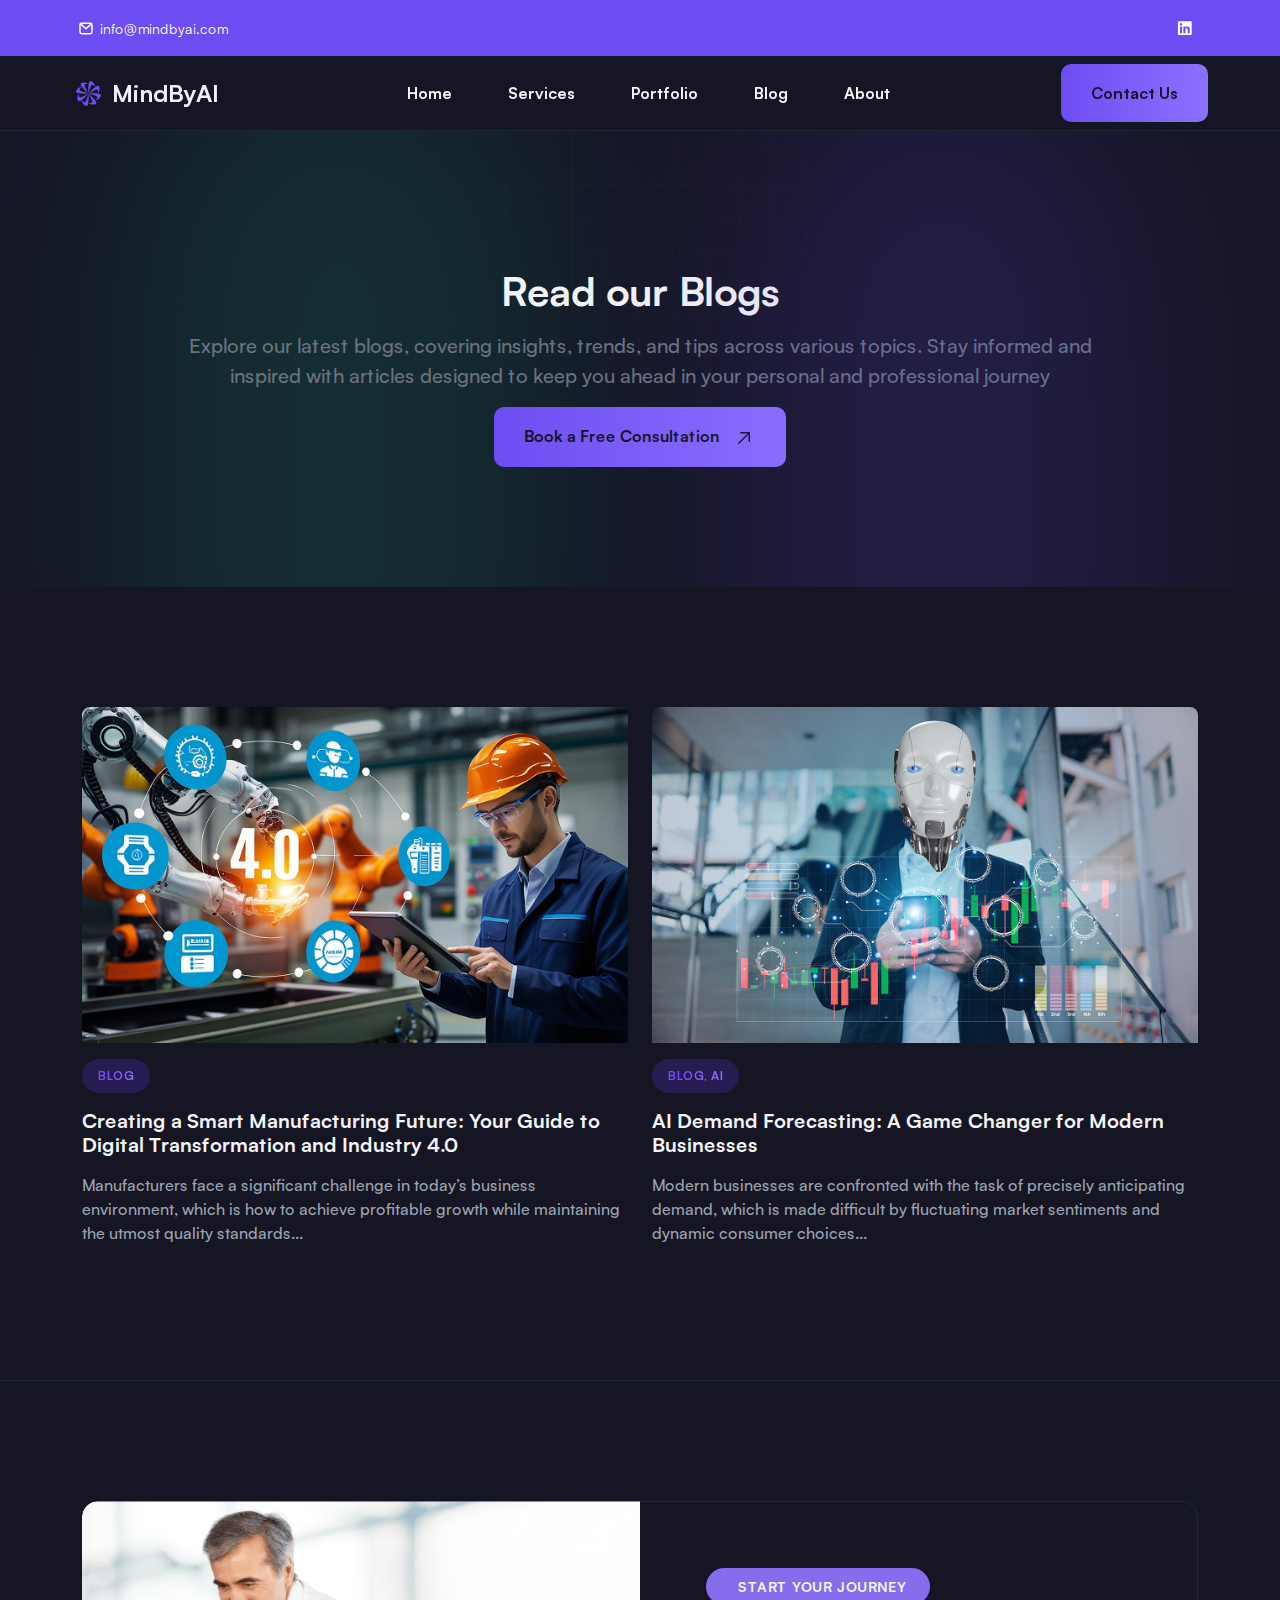
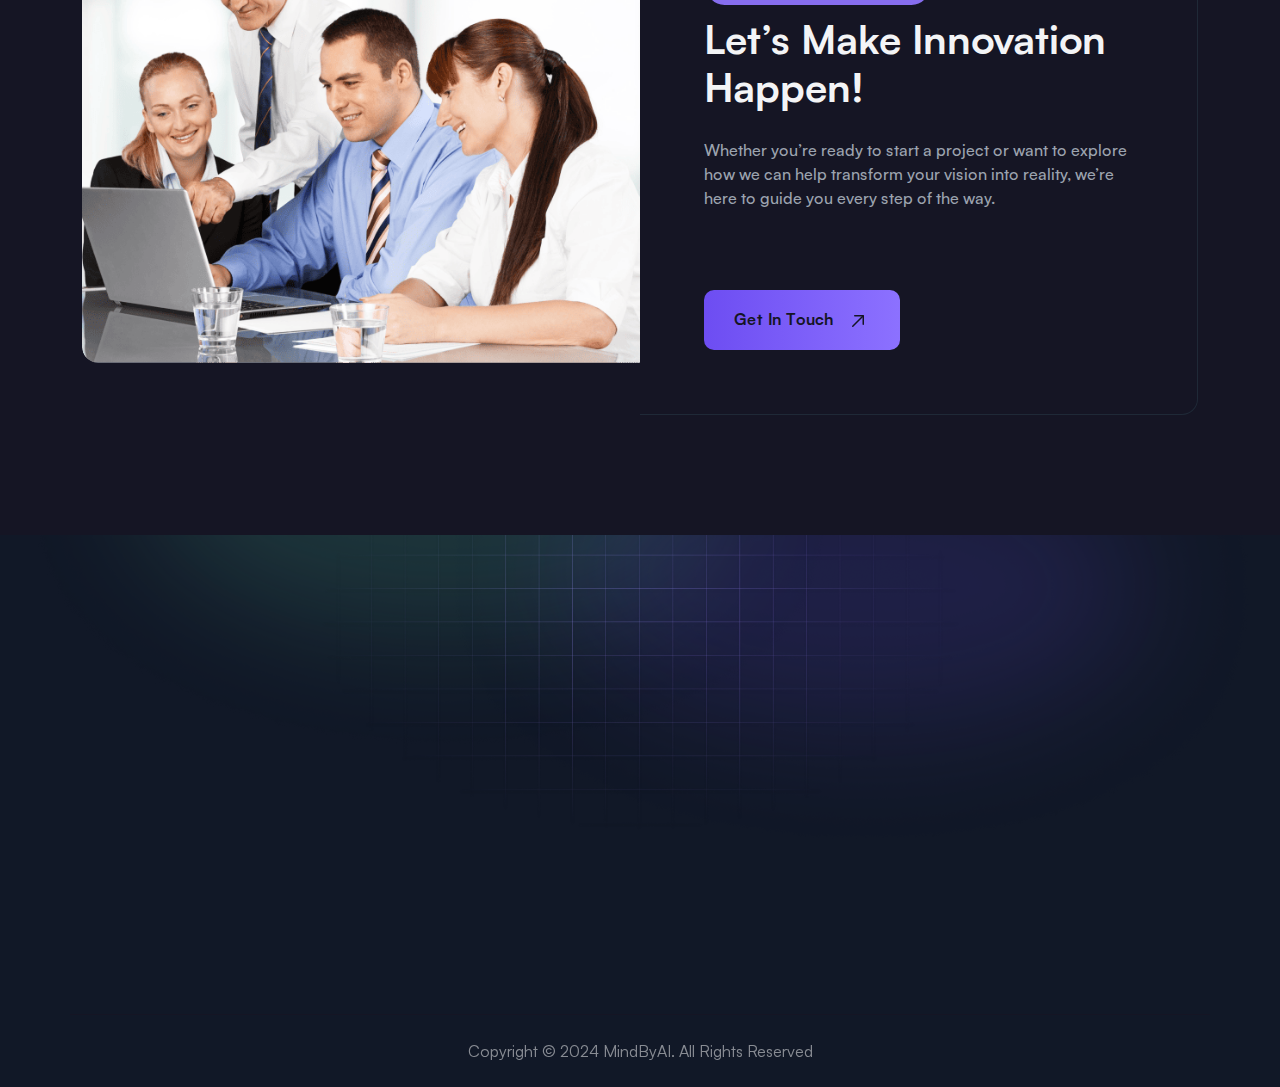
<file: blog.html>
<!DOCTYPE html>
<html lang="en">
  <!-- Mirrored from infinia-bootstrap-demo.vercel.app/section-hero by HTTrack Website Copier/3.x [XR&CO'2014], Wed, 11 Sep 2024 10:49:56 GMT -->
  <!-- Added by HTTrack --><meta
    http-equiv="content-type"
    content="text/html;charset=utf-8"
  /><!-- /Added by HTTrack -->
  <head>
    <meta charset="UTF-8" />
    <meta name="viewport" content="width=device-width, initial-scale=1.0" />
    <meta http-equiv="x-ua-compatible" content="ie=edge" />
    <title>MindByAi</title>
    <script src="assets/js/vendors/color-modes.js"></script>
    <!-- Favicon icon-->
    <link
      rel="shortcut icon"
      type="image/x-icon"
      href="assets/imgs/template/favicon.svg"
    />
    <!-- Libs CSS -->
    <link rel="stylesheet" href="assets/css/vendors/bootstrap.min.css" />
    <link rel="stylesheet" href="assets/css/vendors/swiper-bundle.min.css" />
    <link rel="stylesheet" href="assets/css/vendors/aos.css" />
    <link rel="stylesheet" href="assets/css/vendors/odometer.css" />
    <link rel="stylesheet" href="assets/css/vendors/carouselTicker.css" />
    <link rel="stylesheet" href="assets/css/vendors/magnific-popup.css" />
    <link
      rel="stylesheet"
      href="assets/fonts/bootstrap-icons/bootstrap-icons.min.css"
    />
    <link rel="stylesheet" href="assets/fonts/boxicons/boxicons.min.css" />
    <link rel="stylesheet" href="assets/fonts/satoshi/satoshi.css" />
    <!-- Main CSS -->
    <link rel="stylesheet" href="assets/css/main.css" />
    <link rel="stylesheet" href="assets/mystyle.css" />
  </head>

  <body>
    <!-- prettier-ignore -->
    <!--Preloader-->
    <div id="preloader">
      <div id="loader" class="loader">
        <div class="loader-container text-centẻ">
          <div class="loader-icon">
            <img src="assets/imgs/template/loaderIcon.svg" alt="Preloader" />
            <p>Loading...</p>
          </div>
        </div>
      </div>
    </div>
    <!--Preloader-end -->
      <!--top-bar-->
      <div class="top-bar position-relative z-4">
        <div class="container-fluid bg-primary">
          <div class="container-fluid py-2 px-8">
            <div
              class="d-flex flex-column flex-lg-row justify-content-between align-items-center"
            >
              <div
                class="d-flex flex-wrap align-items-center justify-content-center justify-content-lg-start"
              >
                <a
                  href="mailto:contact@infinia.com"
                  class="pe-4 d-none d-md-flex"
                >
                  <svg
                    xmlns="http://www.w3.org/2000/svg"
                    width="20"
                    height="21"
                    viewBox="0 0 20 21"
                    fill="none"
                  >
                    <path
                      d="M3.9585 6.95834C3.9585 6.03786 4.70469 5.29167 5.62516 5.29167H14.3752C15.2957 5.29167 16.0418 6.03786 16.0418 6.95834V14.0417C16.0418 14.9622 15.2957 15.7083 14.3752 15.7083H5.62516C4.70469 15.7083 3.9585 14.9622 3.9585 14.0417V6.95834Z"
                      stroke="white"
                      stroke-width="1.5"
                      stroke-linecap="round"
                      stroke-linejoin="round"
                    />
                    <path
                      d="M4.5835 5.91667L10.0002 10.7083L15.4168 5.91667"
                      stroke="white"
                      stroke-width="1.5"
                      stroke-linecap="round"
                      stroke-linejoin="round"
                    />
                  </svg>
                  <span class="text-white ps-1 fs-7">info@mindbyai.com</span>
                </a>
              </div>
              <div
                class="d-flex d-none d-lg-flex align-items-center justify-content-center justify-content-lg-end"
              >
                <!-- <a
                  href="https://www.facebook.com/"
                  class="text-white icon-shape icon-md"
                >
                  <svg
                    xmlns="http://www.w3.org/2000/svg"
                    width="9"
                    height="17"
                    viewBox="0 0 9 17"
                    fill="none"
                  >
                    <path
                      d="M8.22314 9.20334H5.91602V16.094H2.83984V9.20334H0.317383V6.37326H2.83984V4.18918C2.83984 1.72824 4.31641 0.343964 6.56201 0.343964C7.63867 0.343964 8.77686 0.559296 8.77686 0.559296V2.98947H7.51562C6.28516 2.98947 5.91602 3.72775 5.91602 4.52756V6.37326H8.65381L8.22314 9.20334Z"
                      fill="white"
                    />
                  </svg>
                </a>
                <a
                  href="https://twitter.com/"
                  class="text-white icon-shape icon-md"
                >
                  <svg
                    xmlns="http://www.w3.org/2000/svg"
                    width="15"
                    height="14"
                    viewBox="0 0 15 14"
                    fill="none"
                  >
                    <path
                      d="M11.2163 0.820312H13.3696L8.63232 6.26514L14.231 13.6172H9.86279L6.41748 9.15674L2.51074 13.6172H0.32666L5.40234 7.83398L0.0498047 0.820312H4.54102L7.61719 4.91162L11.2163 0.820312ZM10.4473 12.3252H11.647L3.89502 2.05078H2.60303L10.4473 12.3252Z"
                      fill="white"
                    />
                  </svg>
                </a> -->
                <a
                  href="https://www.linkedin.com/"
                  class="text-white icon-shape icon-md"
                >
                  <svg
                    xmlns="http://www.w3.org/2000/svg"
                    width="15"
                    height="15"
                    viewBox="0 0 15 15"
                    fill="none"
                  >
                    <path
                      d="M13.7188 0.328537C14.2417 0.328537 14.7031 0.789963 14.7031 1.34367V13.1254C14.7031 13.6791 14.2417 14.1098 13.7188 14.1098H1.87549C1.35254 14.1098 0.921875 13.6791 0.921875 13.1254V1.34367C0.921875 0.789963 1.35254 0.328537 1.87549 0.328537H13.7188ZM5.07471 12.141V5.58879H3.04443V12.141H5.07471ZM4.05957 4.66594C4.70557 4.66594 5.22852 4.14299 5.22852 3.49699C5.22852 2.851 4.70557 2.29729 4.05957 2.29729C3.38281 2.29729 2.85986 2.851 2.85986 3.49699C2.85986 4.14299 3.38281 4.66594 4.05957 4.66594ZM12.7344 12.141V8.54192C12.7344 6.7885 12.3345 5.40422 10.2734 5.40422C9.28906 5.40422 8.6123 5.95793 8.33545 6.48088H8.30469V5.58879H6.3667V12.141H8.39697V8.91106C8.39697 8.04973 8.55078 7.21916 9.62744 7.21916C10.6733 7.21916 10.6733 8.20354 10.6733 8.94182V12.141H12.7344Z"
                      fill="white"
                    />
                  </svg>
                </a>
              </div>
            </div>
          </div>
        </div>
      </div>
  
      <!-- Navbar -->
      <header>
        <nav
          class="navbar navbar-expand-lg navbar-light w-100 border-bottom z-999"
        >
          <div class="container-fluid px-lg-8">
            <a
              class="navbar-brand d-flex main-logo align-items-center"
              href="index.html"
            >
              <img
                src="assets/imgs/template/favicon.svg"
                style="width: 40px; padding-right: 7px"
                alt="infinia"
              />
              <span>MindByAI</span>
            </a>
            <div class="d-none d-lg-flex">
              <ul class="navbar-nav mx-auto gap-4 align-items-lg-center">
                <li class="nav-item dropdown menu-item-has-children">
                  <a
                    class="nav-link fw-bold d-flex align-items-center"
                    href="./index.html"
                  >
                    Home
                  </a>
                </li>
                <li class="nav-item dropdown menu-item-has-children">
                  <a
                    class="nav-link fw-bold d-flex align-items-center"
                    href="./services.html"
                  >
                    Services
                  </a>
                </li>
                <li class="nav-item dropdown menu-item-has-children">
                  <a
                    class="nav-link fw-bold d-flex align-items-center"
                    href="./portfolio.html"
                  >
                    Portfolio
                  </a>
                </li>
                <li class="nav-item dropdown menu-item-has-children">
                  <a
                    class="nav-link fw-bold d-flex align-items-center"
                    href="./blog.html"
                  >
                    Blog
                  </a>
                </li>
                <li class="nav-item dropdown menu-item-has-children">
                  <a
                    class="nav-link fw-bold d-flex align-items-center"
                    href="./about.html"
                  >
                    About
                  </a>
                </li>
              </ul>
            </div>
            <div class="d-flex align-items-center pe-5 pe-lg-0 me-5 me-lg-0">
              <!-- <div
                class="dark-light-switcher d-flex justify-content-center align-items-center icon-shape icon-md border bg-white rounded-3 ms-3 me-md-3 me-0"
              >
                <i class="bi theme-icon bi-sun-fill"></i>
                <i class="bi theme-icon bi-moon-stars-fill"></i>
              </div> -->
              <a href="./contact.html" class="btn btn-gradient d-none d-md-block">
                Contact Us
              </a>
              <div class="burger-icon burger-icon-white border rounded-3">
                <span class="burger-icon-top"></span>
                <span class="burger-icon-mid"></span>
                <span class="burger-icon-bottom"></span>
              </div>
            </div>
          </div>
        </nav>
        <!-- offCanvas-menu -->
  
        <div class="offCanvas__overly"></div>
  
        <div
          class="mobile-header-active mobile-header-wrapper-style perfect-scrollbar button-bg-2"
        >
          <div class="mobile-header-wrapper-inner">
            <div class="mobile-header-logo">
              <a
                class="navbar-brand d-flex main-logo align-items-center"
                href="index.html"
              >
                <img
                  src="assets/imgs/template/favicon.svg"
                  style="width: 40px; padding-right: 7px"
                  alt="infinia"
                />
                <span>MindByAI</span>
              </a>
              <div class="burger-icon burger-icon-white border rounded-3">
                <span class="burger-icon-top"></span>
                <span class="burger-icon-mid"></span>
                <span class="burger-icon-bottom"></span>
              </div>
            </div>
  
            <div class="mobile-header-content-area">
              <div class="perfect-scroll">
                <div class="mobile-menu-wrap mobile-header-border">
                  <nav>
                    <ul class="mobile-menu font-heading ps-0">
                      <li class="nav-item dropdown menu-item-has-children">
                        <a
                          class="nav-link fw-bold d-flex align-items-center"
                          href="./index.html"
                        >
                          Home
                        </a>
                      </li>
                      <li class="nav-item dropdown menu-item-has-children">
                        <a
                          class="nav-link fw-bold d-flex align-items-center"
                          href="./services.html"
                        >
                          Services
                        </a>
                      </li>
                      <li class="nav-item dropdown menu-item-has-children">
                        <a
                          class="nav-link fw-bold d-flex align-items-center"
                          href="./portfolio.html"
                        >
                          Portfolio
                        </a>
                      </li>
                      <li class="nav-item dropdown menu-item-has-children">
                        <a
                          class="nav-link fw-bold d-flex align-items-center"
                          href="./blog.html"
                        >
                          Blog
                        </a>
                      </li>
                      <li class="nav-item dropdown menu-item-has-children">
                        <a
                          class="nav-link fw-bold d-flex align-items-center"
                          href="./about.html"
                        >
                          About
                        </a>
                      </li>
                    </ul>
                  </nav>
                </div>
              </div>
            </div>
          </div>
        </div>
      </header>
<main>
    <!--==================================
    Inner Header Start  Here
===================================-->

<section class="section-testimonial-13 position-relative section-padding fix">
    <div class="container position-relative z-1">
    <div class="row">
        <div class="col-lg-10 mx-lg-auto">
        <div class="text-center mb-lg-0 mb-5">
            <h5 class="ds-6 my-3 ">Read our Blogs</span></h5>
            <p class="fs-5 mb-0 text-500 mb-3">Explore our latest blogs, covering insights, trends, and tips across various topics. Stay informed and inspired with articles designed to keep you ahead in your personal and professional journey</p>
            <div class="d-flex flex-md-row flex-column align-items-center justify-content-center mt-3">
              <a href="./contact.html" class="btn btn-gradient">
                  Book a Free Consultation
                  <svg class="ms-2" xmlns="http://www.w3.org/2000/svg" width="24" height="24" viewBox="0 0 24 24" fill="none">
                      <path class="stroke-white" d="M17.25 15.25V6.75H8.75" stroke="white" stroke-width="1.5" stroke-linecap="round" stroke-linejoin="round"></path>
                      <path class="stroke-white" d="M17 7L6.75 17.25" stroke="white" stroke-width="1.5" stroke-linecap="round" stroke-linejoin="round"></path>
                  </svg>
              </a>
          </div>
          </div>
        </div>
    </div>
    </div>
    
    <div class="position-absolute top-0 start-50 translate-middle-x z-0">
        <img src="assets/imgs/line-bg.png" alt="" title="" height="" width="">
    </div>
    
    <div class="rotate-center ellipse-rotate-success bg-59 position-absolute z-0"></div>
    <div class="rotate-center-rev ellipse-rotate-primary bg-DB  position-absolute z-1"></div>
</section>
<!--==================================
    Inner Header End  Here
===================================-->



<!--==================================
    Blogs main Start  Here
===================================-->

<section class="section-blog-6 section-padding border-bottom bg-opacity">
    <div class="container">
    <div class="row">
    
        <!-- prettier-ignore -->
        <div class="col-lg-6 col-md-6 text-start">
            <a href="./creating-a-smart-manufacturing-future-your-guide-to-digital-transformation-and-industry-4-0.html" class="">
                <img class="rounded-top-3" src="assets/imgs/blog/manufacturing_future.jpg" alt="" title="" height="" width="" class="w-100"></a>
            
            <div class="card-body p-0">
                <a href="#" class="bg-primary-soft position-relative z-1 d-inline-flex rounded-pill px-3 py-2 mt-3">
                    <span class="tag-spacing fs-8 fw-bold  text-linear-2 text-uppercase">BLOG</span>
                </a>
                
                <h6 class="my-3"><a href="./creating-a-smart-manufacturing-future-your-guide-to-digital-transformation-and-industry-4-0.html" class="">Creating a Smart Manufacturing Future: Your Guide to Digital Transformation and Industry 4.0</a></h6>
                <p>Manufacturers face a significant challenge in today’s business environment, which is how to achieve profitable growth while maintaining the utmost quality standards...</p>
            </div>
        </div>
        
        <div class="col-lg-6 col-md-6 text-start">
        	<a href="./ai-demand-forecasting-a-game-changer-for-modern-businesses.html" class="">
            <img class="rounded-top-3" src="assets/imgs/blog/ai_demand_forecasting.jpg" alt="" title="" height="" width="" class=""></a>
            
            <div class="card-body p-0">
                <a href="#" class="bg-primary-soft position-relative z-1 d-inline-flex rounded-pill px-3 py-2 mt-3">
                    <span class="tag-spacing fs-8 fw-bold  text-linear-2 text-uppercase">BLOG, AI</span>
                </a>
                <h6 class="my-3"><a href="./ai-demand-forecasting-a-game-changer-for-modern-businesses.html" class="">AI Demand Forecasting: A Game Changer for Modern Businesses</a></h6>
                <p>Modern businesses are confronted with the task of precisely anticipating demand, which is made difficult by fluctuating market sentiments and dynamic consumer choices...</p>
            </div>
        </div>
        
    </div>
    </div>
</section>

<!--==================================
    Blogs main End  Here
===================================-->


    <!--==================================
          Innovation Start here
    ===================================-->

    <section class="section-cta-6 position-relative section-padding fix">
        <div class="container">
            <div class="row">
                <div class="col-lg-6 pe-lg-0">
                    <div class="zoom-img rounded-end-lg-0 rounded-4">
                        <img class="rounded-end-lg-0 rounded-4" src="assets/imgs/index-innovation.png" alt="infinia">
                    </div>
                </div>
            
                <div class="col-12 col-lg-6 ps-lg-0 align-self-stretch">
                    <div class="bg-white p-md-8 p-5 custom-contract rounded-start-lg-0 h-100 rounded-4 mt-lg-0 mt-5 border border-start-lg-0 shadow-1">
                        <div class="d-flex align-items-center  justify-content-center bg-primary-light border border-2 border-white d-inline-flex rounded-pill mb-2 px-4 py-2">
                            
                            <span class="tag-spacing fs-7 fw-bold  ms-2 text-uppercase">Start Your Journey</span>
                        </div>
                        <h1 class="fs-1">Let’s Make Innovation Happen!</h1>
                        <p class="mb-3 mb-lg-9">Whether you’re ready to start a project or want to explore how we can help transform your vision into reality, we’re here to guide you every step of the way.</p>
                        <div class="d-flex flex-md-row flex-column align-items-center justify-content-start">
                            <a href="./contact.html" class="btn btn-gradient">
                                Get In Touch
                                <svg class="ms-2" xmlns="http://www.w3.org/2000/svg" width="24" height="24" viewBox="0 0 24 24" fill="none">
                                    <path class="stroke-white" d="M17.25 15.25V6.75H8.75" stroke="white" stroke-width="1.5" stroke-linecap="round" stroke-linejoin="round"></path>
                                    <path class="stroke-white" d="M17 7L6.75 17.25" stroke="white" stroke-width="1.5" stroke-linecap="round" stroke-linejoin="round"></path>
                                </svg>
                            </a>
                            <!-- <a href="#" class="ms-md-5 mt-md-0 mt-5 text-decoration-underline fw-bold">How We Work</a> -->
                        </div>
                    </div>
                </div>
            </div>
        </div>
    </section>

    <!--==================================
          Innovation End here
    ===================================-->
     <!-- Footer 1 -->
     <footer>
      <div class="section-footer position-relative">
        <div class="container-fluid bgft-1">
          <div class="container position-relative z-2">
            <div class="row py-90 custom-footer-row">
              <div
                class="col-lg-6 footer-boxes-content"
                data-aos="fade-zoom-in"
                data-aos-delay="100"
              >
                <a
                  class="navbar-brand d-flex main-logo align-items-center"
                  href="index.html"
                >
                  <img
                    src="assets/imgs/template/favicon.svg"
                    style="width: 40px; padding-right: 7px"
                    alt="infinia"
                  />
                  <span>MindByAI</span>
                </a>
                <p
                  class="text-white fw-medium mt-3 mb-6 opacity-50 footer-desc"
                >
                  You may also realize cost savings from your energy efficient
                  choices in your custom home. Federal tax credits for some
                  green materials can allow you to deduct as much.
                </p>
                <div class="d-flex social-icons">
                  <!-- <a
                    href="https://www.facebook.com/"
                    class="text-white border border-end-0 border-light border-opacity-10 icon-shape icon-md"
                  >
                    <svg
                      xmlns="http://www.w3.org/2000/svg"
                      width="10"
                      height="17"
                      viewBox="0 0 10 17"
                      fill="none"
                    >
                      <path
                        d="M8.84863 9.20312H6.5415V16.0938H3.46533V9.20312H0.942871V6.37305H3.46533V4.18896C3.46533 1.72803 4.94189 0.34375 7.1875 0.34375C8.26416 0.34375 9.40234 0.559082 9.40234 0.559082V2.98926H8.14111C6.91064 2.98926 6.5415 3.72754 6.5415 4.52734V6.37305H9.2793L8.84863 9.20312Z"
                        fill="white"
                      />
                    </svg>
                  </a>
                  <a
                    href="https://twitter.com/"
                    class="text-white border border-end-0 border-light border-opacity-10 icon-shape icon-md"
                  >
                    <i class="bi bi-twitter-x"></i>
                  </a> -->
                  <a
                    href="https://www.linkedin.com/"
                    class="text-white border border-light border-opacity-10 icon-shape icon-md"
                  >
                    <i class="bi bi-linkedin"></i>
                  </a>
                </div>
              </div>
              <div class="col-lg-6">
                <div class="row footer-boxes-row">
                  <div
                    class="col-lg-6 col-md-4 col-6 footer-boxes-otr"
                    data-aos="fade-zoom-in"
                    data-aos-delay="400"
                  >
                    <h3
                      class="text-white opacity-50 fs-6 fw-black text-uppercase pb-3 pt-5"
                    >
                      Services
                    </h3>
                    <div
                      class="d-flex flex-column align-items-start footer-boxes-content"
                    >
                      <a
                        class="hover-effect text-white mb-2 fw-medium fs-6"
                        href="./services.html"
                        >Web App Development</a
                      >
                      <a
                        class="hover-effect text-white mb-2 fw-medium fs-6"
                        href="./services.html"
                        >Mobile App Development</a
                      >
                      <a
                        class="hover-effect text-white mb-2 fw-medium fs-6"
                        href="./services.html"
                        >Enterprise Software Development</a
                      >
                      <a
                        class="hover-effect text-white mb-2 fw-medium fs-6"
                        href="./services.html"
                        >Artificial Intelligence</a
                      >
                      <a
                        class="hover-effect text-white mb-2 fw-medium fs-6"
                        href="./services.html"
                        >Data & Analytics</a
                      >
                      <a
                        class="hover-effect text-white mb-2 fw-medium fs-6"
                        href="./services.html"
                        >Digital Transformation</a
                      >
                      <a
                        class="hover-effect text-white mb-2 fw-medium fs-6"
                        href="./services.html"
                        >Internet of Things (IoT)</a
                      >
                    </div>
                  </div>
                  <div
                    class="col-lg-6 col-md-4 col-6 footer-boxes-otr"
                    data-aos="fade-zoom-in"
                    data-aos-delay="500"
                  >
                    <h3
                      class="text-white opacity-50 fs-6 fw-black text-uppercase pb-3 pt-5"
                    >
                      Resource
                    </h3>
                    <div
                      class="d-flex flex-column align-items-start footer-boxes-content"
                    >
                      <a
                        class="hover-effect text-white mb-2 fw-medium fs-6"
                        href="./portfolio.html"
                        >Portfolio</a
                      >
                      <a
                        class="hover-effect text-white mb-2 fw-medium fs-6"
                        href="./blog.html"
                        >Blogs</a
                      >
                    </div>
                  </div>
                </div>
              </div>
            </div>
            <div
              class="row text-center py-4 border-top border-white border-opacity-10"
            >
              <span
                class="text-white opacity-50"
                data-aos="fade-zoom-in"
                data-aos-delay="200"
                >Copyright © 2024 MindByAI. All Rights Reserved</span
              >
            </div>
          </div>
        </div>
        <div class="position-absolute top-0 start-50 translate-middle-x z-0">
          <img src="assets/imgs/footer-1/line-bg.png" alt="infinia" />
        </div>
        <div class="position-absolute top-0 start-0 z-0">
          <img src="assets/imgs/footer-1/ellipse-left.png" alt="infinia" />
        </div>
        <div class="position-absolute top-0 end-0 z-0">
          <img src="assets/imgs/footer-1/ellipse-right.png" alt="infinia" />
        </div>
      </div>
    </footer>
</main>

    <!-- Scroll top -->
    <div class="btn-scroll-top">
      <svg
        class="progress-square svg-content"
        width="100%"
        height="100%"
        viewBox="0 0 40 40"
      >
        <path
          d="M8 1H32C35.866 1 39 4.13401 39 8V32C39 35.866 35.866 39 32 39H8C4.13401 39 1 35.866 1 32V8C1 4.13401 4.13401 1 8 1Z"
        />
      </svg>
    </div>
    <!-- Libs JS -->
    <script src="assets/js/vendors/jquery-3.7.1.min.js"></script>
    <script src="assets/js/vendors/bootstrap.bundle.min.js"></script>
    <script src="assets/js/vendors/swiper-bundle.min.js"></script>
    <script src="assets/js/vendors/aos.js"></script>
    <script src="assets/js/vendors/wow.min.js"></script>
    <script src="assets/js/vendors/headhesive.min.js"></script>
    <script src="assets/js/vendors/smart-stick-nav.js"></script>
    <script src="assets/js/vendors/jquery.magnific-popup.min.js"></script>
    <script src="assets/js/vendors/gsap.min.js"></script>
    <script src="assets/js/vendors/imagesloaded.pkgd.min.js"></script>
    <script src="assets/js/vendors/isotope.pkgd.min.js"></script>
    <script src="assets/js/vendors/ScrollToPlugin.min.js"></script>
    <script src="assets/js/vendors/ScrollTrigger.min.js"></script>
    <script src="assets/js/vendors/jquery.carouselTicker.min.js"></script>
    <script src="assets/js/vendors/jquery.odometer.min.js"></script>
    <script src="assets/js/vendors/jquery.appear.js"></script>
    <script src="assets/js/vendors/gsap-custom.js"></script>
    <script src="assets/js/vendors/bouncing-blob.js"></script>
    <!-- Theme JS -->

    <script src="assets/js/main.js"></script>
    <!-- Other scripts -->
  </body>

  <!-- Mirrored from infinia-bootstrap-demo.vercel.app/section-hero by HTTrack Website Copier/3.x [XR&CO'2014], Wed, 11 Sep 2024 10:49:56 GMT -->
</html>
</file>
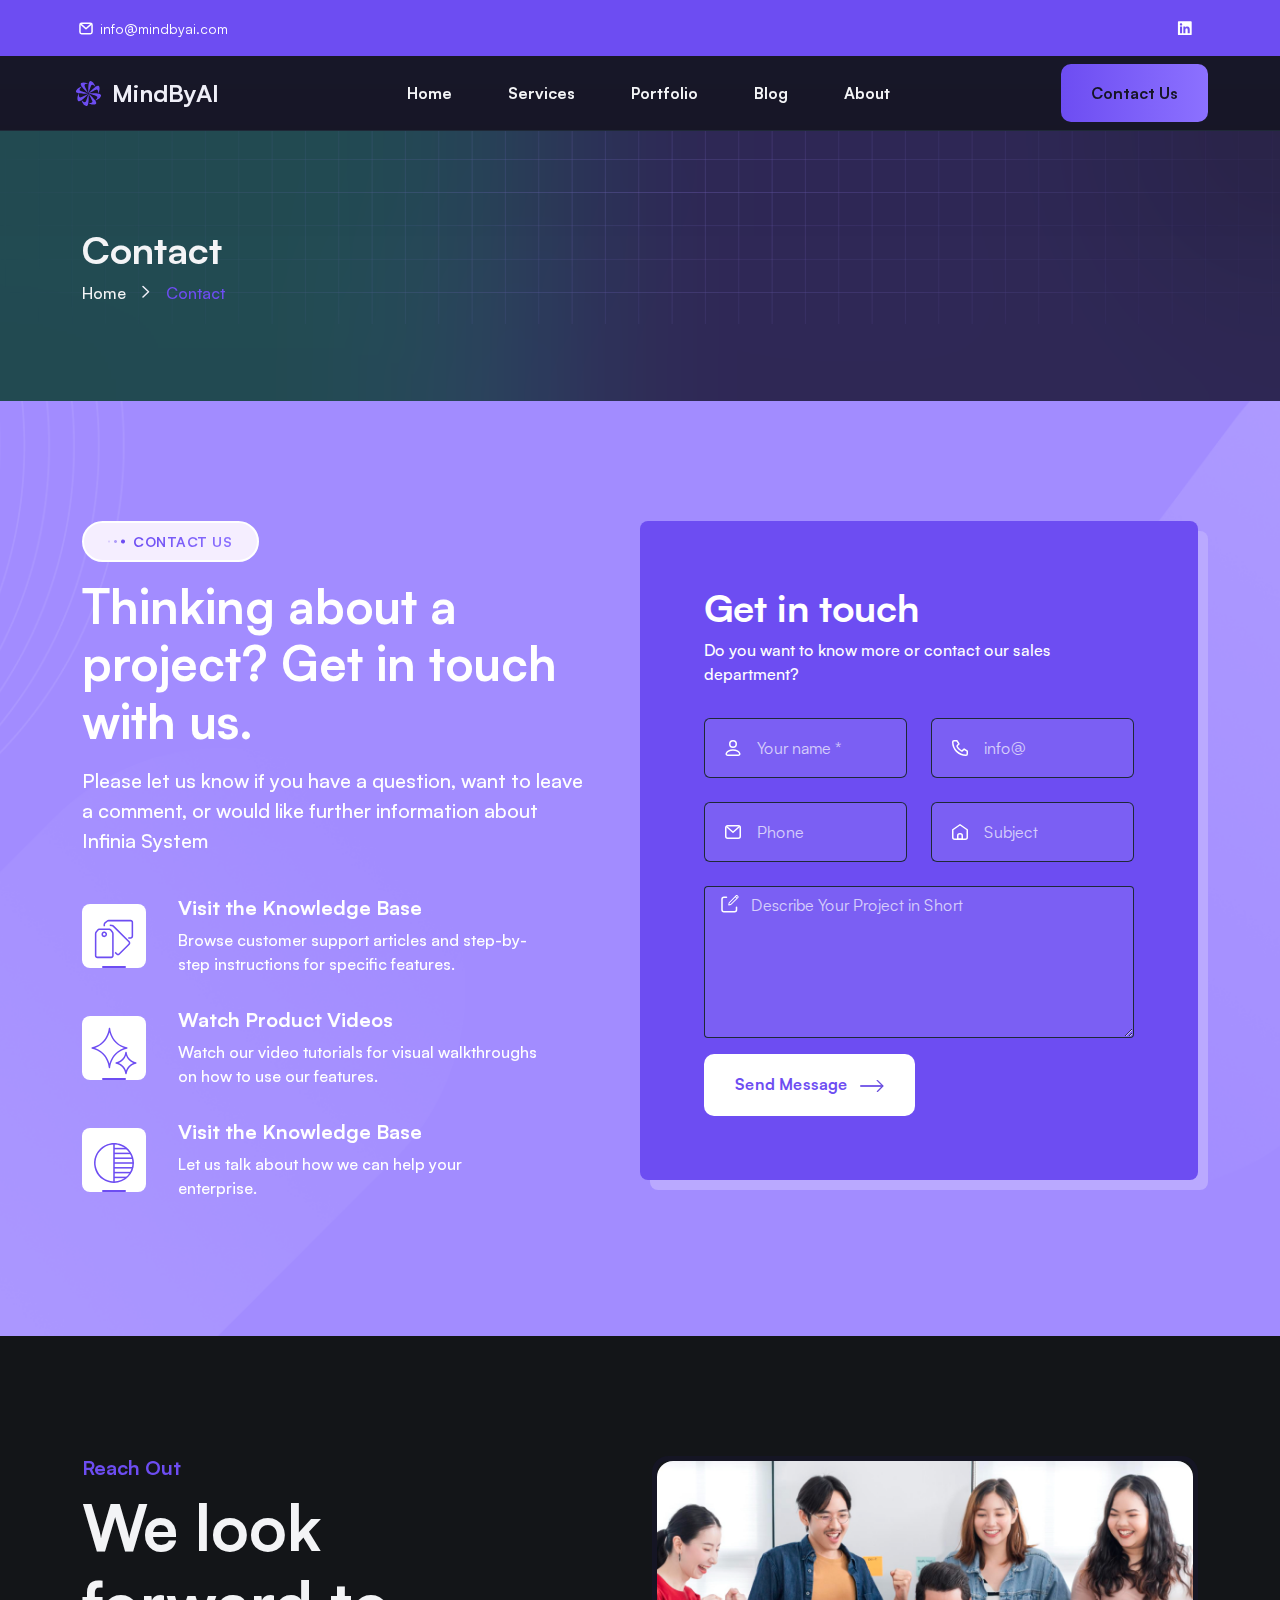
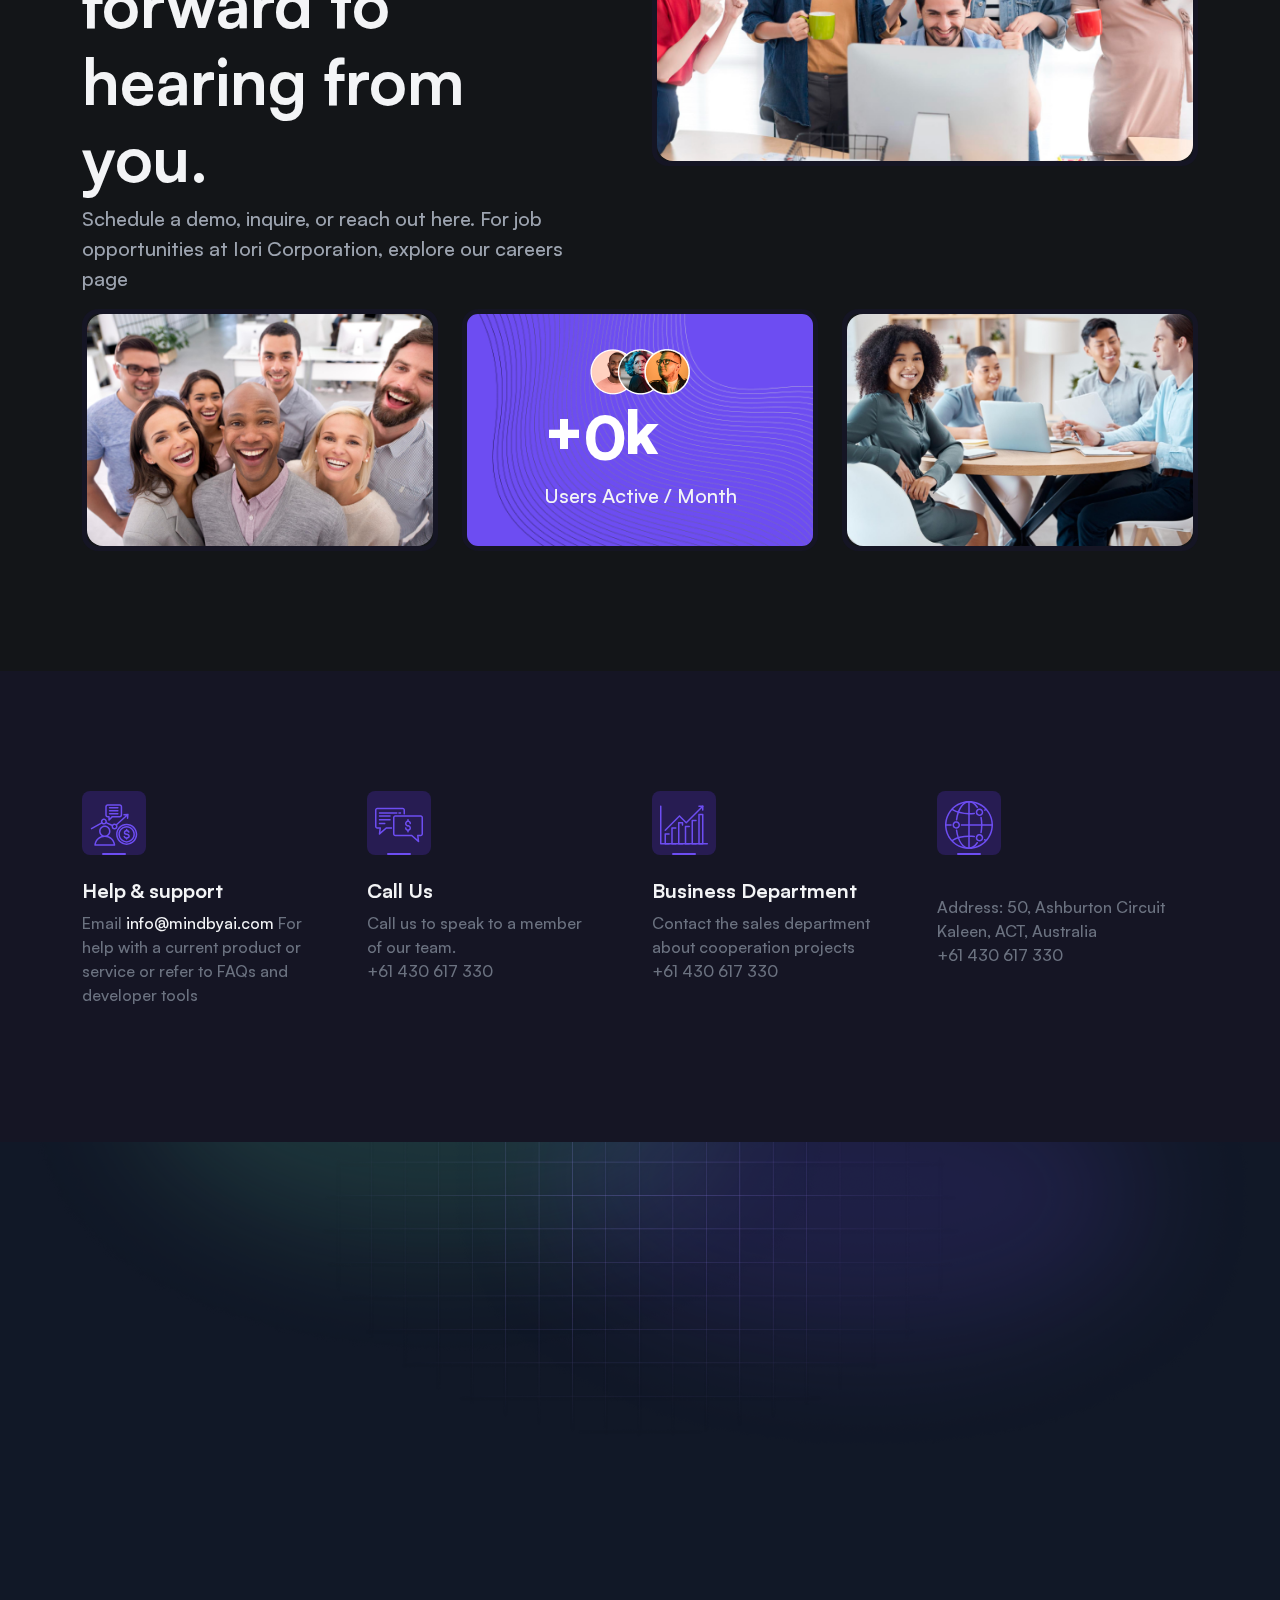
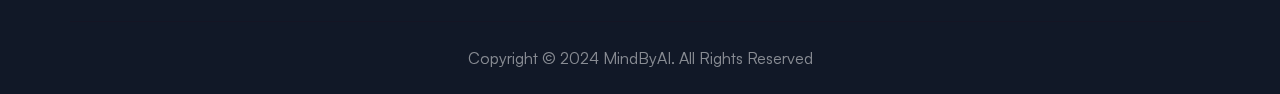
<file: contact.html>
<!DOCTYPE html>
<html lang="en">
  <!-- Mirrored from infinia-bootstrap-demo.vercel.app/section-hero by HTTrack Website Copier/3.x [XR&CO'2014], Wed, 11 Sep 2024 10:49:56 GMT -->
  <!-- Added by HTTrack --><meta
    http-equiv="content-type"
    content="text/html;charset=utf-8"
  /><!-- /Added by HTTrack -->
  <head>
    <meta charset="UTF-8" />
    <meta name="viewport" content="width=device-width, initial-scale=1.0" />
    <meta http-equiv="x-ua-compatible" content="ie=edge" />
    <title>MindByAi</title>
    <script src="https://cdn.emailjs.com/dist/email.min.js"></script>
    <script>
      (function () {
        emailjs.init("Vj-41okr5iEf2JbN5"); // Your Public Key
      })();
    </script>
    <script src="assets/js/vendors/color-modes.js"></script>
    <!-- Favicon icon-->
    <link
      rel="shortcut icon"
      type="image/x-icon"
      href="assets/imgs/template/favicon.svg"
    />
    <!-- Libs CSS -->
    <link rel="stylesheet" href="assets/css/vendors/bootstrap.min.css" />
    <link rel="stylesheet" href="assets/css/vendors/swiper-bundle.min.css" />
    <link rel="stylesheet" href="assets/css/vendors/aos.css" />
    <link rel="stylesheet" href="assets/css/vendors/odometer.css" />
    <link rel="stylesheet" href="assets/css/vendors/carouselTicker.css" />
    <link rel="stylesheet" href="assets/css/vendors/magnific-popup.css" />
    <link
      rel="stylesheet"
      href="assets/fonts/bootstrap-icons/bootstrap-icons.min.css"
    />
    <link rel="stylesheet" href="assets/fonts/boxicons/boxicons.min.css" />
    <link rel="stylesheet" href="assets/fonts/satoshi/satoshi.css" />
    <!-- Main CSS -->
    <link rel="stylesheet" href="assets/css/main.css" />
    <link rel="stylesheet" href="assets/mystyle.css" />
  </head>

  <body>
    <!-- prettier-ignore -->
    <!--Preloader-->
    <div id="preloader">
      <div id="loader" class="loader">
        <div class="loader-container text-centẻ">
          <div class="loader-icon">
            <img src="assets/imgs/template/loaderIcon.svg" alt="Preloader" />
            <p>Loading...</p>
          </div>
        </div>
      </div>
    </div>
    <!--Preloader-end -->
    <!--top-bar-->
    <div class="top-bar position-relative z-4">
      <div class="container-fluid bg-primary">
        <div class="container-fluid py-2 px-8">
          <div
            class="d-flex flex-column flex-lg-row justify-content-between align-items-center"
          >
            <div
              class="d-flex flex-wrap align-items-center justify-content-center justify-content-lg-start"
            >
              <a
                href="mailto:contact@infinia.com"
                class="pe-4 d-none d-md-flex"
              >
                <svg
                  xmlns="http://www.w3.org/2000/svg"
                  width="20"
                  height="21"
                  viewBox="0 0 20 21"
                  fill="none"
                >
                  <path
                    d="M3.9585 6.95834C3.9585 6.03786 4.70469 5.29167 5.62516 5.29167H14.3752C15.2957 5.29167 16.0418 6.03786 16.0418 6.95834V14.0417C16.0418 14.9622 15.2957 15.7083 14.3752 15.7083H5.62516C4.70469 15.7083 3.9585 14.9622 3.9585 14.0417V6.95834Z"
                    stroke="white"
                    stroke-width="1.5"
                    stroke-linecap="round"
                    stroke-linejoin="round"
                  />
                  <path
                    d="M4.5835 5.91667L10.0002 10.7083L15.4168 5.91667"
                    stroke="white"
                    stroke-width="1.5"
                    stroke-linecap="round"
                    stroke-linejoin="round"
                  />
                </svg>
                <span class="text-white ps-1 fs-7">info@mindbyai.com</span>
              </a>
            </div>
            <div
              class="d-flex d-none d-lg-flex align-items-center justify-content-center justify-content-lg-end"
            >
              <!-- <a
                href="https://www.facebook.com/"
                class="text-white icon-shape icon-md"
              >
                <svg
                  xmlns="http://www.w3.org/2000/svg"
                  width="9"
                  height="17"
                  viewBox="0 0 9 17"
                  fill="none"
                >
                  <path
                    d="M8.22314 9.20334H5.91602V16.094H2.83984V9.20334H0.317383V6.37326H2.83984V4.18918C2.83984 1.72824 4.31641 0.343964 6.56201 0.343964C7.63867 0.343964 8.77686 0.559296 8.77686 0.559296V2.98947H7.51562C6.28516 2.98947 5.91602 3.72775 5.91602 4.52756V6.37326H8.65381L8.22314 9.20334Z"
                    fill="white"
                  />
                </svg>
              </a>
              <a
                href="https://twitter.com/"
                class="text-white icon-shape icon-md"
              >
                <svg
                  xmlns="http://www.w3.org/2000/svg"
                  width="15"
                  height="14"
                  viewBox="0 0 15 14"
                  fill="none"
                >
                  <path
                    d="M11.2163 0.820312H13.3696L8.63232 6.26514L14.231 13.6172H9.86279L6.41748 9.15674L2.51074 13.6172H0.32666L5.40234 7.83398L0.0498047 0.820312H4.54102L7.61719 4.91162L11.2163 0.820312ZM10.4473 12.3252H11.647L3.89502 2.05078H2.60303L10.4473 12.3252Z"
                    fill="white"
                  />
                </svg>
              </a> -->
              <a
                href="https://www.linkedin.com/"
                class="text-white icon-shape icon-md"
              >
                <svg
                  xmlns="http://www.w3.org/2000/svg"
                  width="15"
                  height="15"
                  viewBox="0 0 15 15"
                  fill="none"
                >
                  <path
                    d="M13.7188 0.328537C14.2417 0.328537 14.7031 0.789963 14.7031 1.34367V13.1254C14.7031 13.6791 14.2417 14.1098 13.7188 14.1098H1.87549C1.35254 14.1098 0.921875 13.6791 0.921875 13.1254V1.34367C0.921875 0.789963 1.35254 0.328537 1.87549 0.328537H13.7188ZM5.07471 12.141V5.58879H3.04443V12.141H5.07471ZM4.05957 4.66594C4.70557 4.66594 5.22852 4.14299 5.22852 3.49699C5.22852 2.851 4.70557 2.29729 4.05957 2.29729C3.38281 2.29729 2.85986 2.851 2.85986 3.49699C2.85986 4.14299 3.38281 4.66594 4.05957 4.66594ZM12.7344 12.141V8.54192C12.7344 6.7885 12.3345 5.40422 10.2734 5.40422C9.28906 5.40422 8.6123 5.95793 8.33545 6.48088H8.30469V5.58879H6.3667V12.141H8.39697V8.91106C8.39697 8.04973 8.55078 7.21916 9.62744 7.21916C10.6733 7.21916 10.6733 8.20354 10.6733 8.94182V12.141H12.7344Z"
                    fill="white"
                  />
                </svg>
              </a>
            </div>
          </div>
        </div>
      </div>
    </div>

    <!-- Navbar -->
    <header>
      <nav
        class="navbar navbar-expand-lg navbar-light w-100 border-bottom z-999"
      >
        <div class="container-fluid px-lg-8">
          <a
            class="navbar-brand d-flex main-logo align-items-center"
            href="index.html"
          >
            <img
              src="assets/imgs/template/favicon.svg"
              style="width: 40px; padding-right: 7px"
              alt="infinia"
            />
            <span>MindByAI</span>
          </a>
          <div class="d-none d-lg-flex">
            <ul class="navbar-nav mx-auto gap-4 align-items-lg-center">
              <li class="nav-item dropdown menu-item-has-children">
                <a
                  class="nav-link fw-bold d-flex align-items-center"
                  href="./index.html"
                >
                  Home
                </a>
              </li>
              <li class="nav-item dropdown menu-item-has-children">
                <a
                  class="nav-link fw-bold d-flex align-items-center"
                  href="./services.html"
                >
                  Services
                </a>
              </li>
              <li class="nav-item dropdown menu-item-has-children">
                <a
                  class="nav-link fw-bold d-flex align-items-center"
                  href="./portfolio.html"
                >
                  Portfolio
                </a>
              </li>
              <li class="nav-item dropdown menu-item-has-children">
                <a
                  class="nav-link fw-bold d-flex align-items-center"
                  href="./blog.html"
                >
                  Blog
                </a>
              </li>
              <li class="nav-item dropdown menu-item-has-children">
                <a
                  class="nav-link fw-bold d-flex align-items-center"
                  href="./about.html"
                >
                  About
                </a>
              </li>
            </ul>
          </div>
          <div class="d-flex align-items-center pe-5 pe-lg-0 me-5 me-lg-0">
            <!-- <div
              class="dark-light-switcher d-flex justify-content-center align-items-center icon-shape icon-md border bg-white rounded-3 ms-3 me-md-3 me-0"
            >
              <i class="bi theme-icon bi-sun-fill"></i>
              <i class="bi theme-icon bi-moon-stars-fill"></i>
            </div> -->
            <a href="./contact.html" class="btn btn-gradient d-none d-md-block">
              Contact Us
            </a>
            <div class="burger-icon burger-icon-white border rounded-3">
              <span class="burger-icon-top"></span>
              <span class="burger-icon-mid"></span>
              <span class="burger-icon-bottom"></span>
            </div>
          </div>
        </div>
      </nav>
      <!-- offCanvas-menu -->

      <div class="offCanvas__overly"></div>

      <div
        class="mobile-header-active mobile-header-wrapper-style perfect-scrollbar button-bg-2"
      >
        <div class="mobile-header-wrapper-inner">
          <div class="mobile-header-logo">
            <a
              class="navbar-brand d-flex main-logo align-items-center"
              href="index.html"
            >
              <img
                src="assets/imgs/template/favicon.svg"
                style="width: 40px; padding-right: 7px"
                alt="infinia"
              />
              <span>MindByAI</span>
            </a>
            <div class="burger-icon burger-icon-white border rounded-3">
              <span class="burger-icon-top"></span>
              <span class="burger-icon-mid"></span>
              <span class="burger-icon-bottom"></span>
            </div>
          </div>

          <div class="mobile-header-content-area">
            <div class="perfect-scroll">
              <div class="mobile-menu-wrap mobile-header-border">
                <nav>
                  <ul class="mobile-menu font-heading ps-0">
                    <li class="nav-item dropdown menu-item-has-children">
                      <a
                        class="nav-link fw-bold d-flex align-items-center"
                        href="./index.html"
                      >
                        Home
                      </a>
                    </li>
                    <li class="nav-item dropdown menu-item-has-children">
                      <a
                        class="nav-link fw-bold d-flex align-items-center"
                        href="./services.html"
                      >
                        Services
                      </a>
                    </li>
                    <li class="nav-item dropdown menu-item-has-children">
                      <a
                        class="nav-link fw-bold d-flex align-items-center"
                        href="./portfolio.html"
                      >
                        Portfolio
                      </a>
                    </li>
                    <li class="nav-item dropdown menu-item-has-children">
                      <a
                        class="nav-link fw-bold d-flex align-items-center"
                        href="./blog.html"
                      >
                        Blog
                      </a>
                    </li>
                    <li class="nav-item dropdown menu-item-has-children">
                      <a
                        class="nav-link fw-bold d-flex align-items-center"
                        href="./about.html"
                      >
                        About
                      </a>
                    </li>
                  </ul>
                </nav>
              </div>
            </div>
          </div>
        </div>
      </div>
    </header>
    <main>
      <!-- prettier-ignore -->
      <section class="section-page-header py-10 fix position-relative">
            <div class="container position-relative z-1">
                <div class="text-start">
                    <h3>Contact</h3>
                    <div class="d-flex">
                        <a href="./index.html">
                            <p class="mb-0 text-900">Home</p>
                        </a>
                        <svg class="mx-3 mt-1" xmlns="http://www.w3.org/2000/svg" width="8" height="13" viewBox="0 0 8 13" fill="none">
                            <path class="stroke-dark" d="M1 1.5L6.5 6.75L1 12" stroke="#111827" stroke-width="1.5" stroke-linecap="round" stroke-linejoin="round" />
                        </svg>
                        <p class="text-primary mb-0">Contact</p>
                    </div>
                </div>
            </div>
            <img class="position-absolute bottom-0 start-0 end-0 top-0 z-0" src="assets/imgs/page-header/bg-line.png" alt="infinia">
            <div class="bouncing-blobs-container">
                <div class="bouncing-blobs-glass"></div>
                <div class="bouncing-blobs">
                    <div class="position-absolute top-0 start-0 translate-middle-y bouncing-blob--green"></div>
                    <div class="position-absolute top-0 end-0 bouncing-blob--primary"></div>
                </div>
            </div>
        </section>

      <!-- Contact 1-->
      <section class="section-contact-1 position-relative section-padding">
        <div class="container position-relative z-1">
          <div class="row">
            <div class="col-lg-6">
              <div
                class="d-flex align-items-center justify-content-center bg-primary-soft-keep border border-2 border-white-keep d-inline-flex rounded-pill px-4 py-2"
              >
                <img src="assets/imgs/features-1/dots.png" alt="infinia" />
                <span
                  class="tag-spacing fs-7 fw-bold text-linear-2 ms-2 text-uppercase"
                  >Contact Us</span
                >
              </div>
              <h5 class="ds-5 mt-3 mb-3 text-white">
                Thinking about a project? Get in touch with us.
              </h5>
              <span class="fs-5 fw-medium text-white"
                >Please let us know if you have a question, want to leave
                <br class="d-none d-lg-block" />
                a comment, or would like further information about
                <br class="d-none d-lg-block" />
                Infinia System</span
              >
              <div class="d-flex pt-6 pb-3 align-items-center">
                <div
                  class="bg-white-keep icon-flip position-relative icon-shape icon-xxl rounded-3"
                >
                  <div class="icon">
                    <img src="assets/imgs/contact-1/icon-1.svg" alt="infinia" />
                  </div>
                </div>
                <div class="ps-5">
                  <h6 class="text-white">Visit the Knowledge Base</h6>
                  <p class="text-white mb-0">
                    Browse customer support articles and step-by-<br />step
                    instructions for specific features.
                  </p>
                </div>
              </div>
              <div class="d-flex pt-3 pb-3 align-items-center">
                <div
                  class="bg-white-keep icon-flip position-relative icon-shape icon-xxl rounded-3"
                >
                  <div class="icon">
                    <img src="assets/imgs/contact-1/icon-2.svg" alt="infinia" />
                  </div>
                </div>
                <div class="ps-5">
                  <h6 class="text-white">Watch Product Videos</h6>
                  <p class="text-white mb-0">
                    Watch our video tutorials for visual walkthroughs <br />
                    on how to use our features.
                  </p>
                </div>
              </div>
              <div class="d-flex pt-3 pb-3 align-items-center">
                <div
                  class="bg-white-keep icon-flip position-relative icon-shape icon-xxl rounded-3"
                >
                  <div class="icon">
                    <img src="assets/imgs/contact-1/icon-3.svg" alt="infinia" />
                  </div>
                </div>
                <div class="ps-5">
                  <h6 class="text-white">Visit the Knowledge Base</h6>
                  <p class="text-white mb-0">
                    Let us talk about how we can help your <br />
                    enterprise.
                  </p>
                </div>
              </div>
            </div>
            <div class="col-lg-6 ps-lg-0 pt-5 pt-lg-0">
              <div class="position-relative">
                <div
                  class="position-relative z-2 p-3 p-md-5 p-lg-8 rounded-3 bg-primary"
                >
                  <h3 class="text-white">Get in touch</h3>
                  <p class="text-white">
                    Do you want to know more or contact our sales department?
                  </p>
                  <form id="contact-form">
                    <div class="row mt-5">
                      <div class="col-md-6">
                        <div class="input-group d-flex align-items-center">
                          <div
                            class="icon-input border border-end-0 rounded-2 rounded-end-0 ps-3"
                          >
                            <svg
                              xmlns="http://www.w3.org/2000/svg"
                              width="24"
                              height="24"
                              viewBox="0 0 24 24"
                              fill="none"
                            >
                              <path
                                d="M12 11.25C13.7949 11.25 15.25 9.79493 15.25 8C15.25 6.20507 13.7949 4.75 12 4.75C10.2051 4.75 8.75 6.20507 8.75 8C8.75 9.79493 10.2051 11.25 12 11.25Z"
                                stroke="white"
                                stroke-width="1.5"
                                stroke-linecap="round"
                                stroke-linejoin="round"
                              />
                              <path
                                d="M6.84723 19.25H17.1522C18.2941 19.25 19.1737 18.2681 18.6405 17.2584C17.856 15.7731 16.0677 14 11.9997 14C7.93174 14 6.1434 15.7731 5.35897 17.2584C4.8257 18.2681 5.70531 19.25 6.84723 19.25Z"
                                stroke="white"
                                stroke-width="1.5"
                                stroke-linecap="round"
                                stroke-linejoin="round"
                              />
                            </svg>
                          </div>
                          <input
                            type="text"
                            name="user_name"
                            placeholder="Your name *"
                            required
                            class="form-control ms-0 border rounded-2 rounded-start-0 border-start-0"
                            name="name"
                            placeholder="Your name *"
                            aria-label="username"
                          />
                        </div>
                      </div>
                      <div class="col-md-6">
                        <div
                          class="input-group d-flex align-items-center mt-4 mt-md-0"
                        >
                          <div
                            class="icon-input border border-end-0 rounded-2 rounded-end-0 ps-3"
                          >
                            <svg
                              xmlns="http://www.w3.org/2000/svg"
                              width="24"
                              height="24"
                              viewBox="0 0 24 24"
                              fill="none"
                            >
                              <path
                                d="M8.89286 4.75H6.06818C5.34017 4.75 4.75 5.34017 4.75 6.06818C4.75 13.3483 10.6517 19.25 17.9318 19.25C18.6598 19.25 19.25 18.6598 19.25 17.9318V15.1071L16.1429 13.0357L14.5317 14.6468C14.2519 14.9267 13.8337 15.0137 13.4821 14.8321C12.8858 14.524 11.9181 13.9452 10.9643 13.0357C9.98768 12.1045 9.41548 11.1011 9.12829 10.494C8.96734 10.1537 9.06052 9.76091 9.32669 9.49474L10.9643 7.85714L8.89286 4.75Z"
                                stroke="white"
                                stroke-width="1.5"
                                stroke-linecap="round"
                                stroke-linejoin="round"
                              />
                            </svg>
                          </div>
                          <input
                            type="email"
                            name="user_email"
                            placeholder="info@"
                            required
                            class="form-control ms-0 border rounded-2 rounded-start-0 border-start-0"
                            name="name"
                            placeholder="info@"
                            aria-label="email"
                          />
                        </div>
                      </div>
                      <div class="col-md-6">
                        <div class="input-group d-flex align-items-center mt-4">
                          <div
                            class="icon-input border border-end-0 rounded-2 rounded-end-0 ps-3"
                          >
                            <svg
                              xmlns="http://www.w3.org/2000/svg"
                              width="24"
                              height="24"
                              viewBox="0 0 24 24"
                              fill="none"
                            >
                              <path
                                d="M4.75 7.75C4.75 6.64543 5.64543 5.75 6.75 5.75H17.25C18.3546 5.75 19.25 6.64543 19.25 7.75V16.25C19.25 17.3546 18.3546 18.25 17.25 18.25H6.75C5.64543 18.25 4.75 17.3546 4.75 16.25V7.75Z"
                                stroke="white"
                                stroke-width="1.5"
                                stroke-linecap="round"
                                stroke-linejoin="round"
                              />
                              <path
                                d="M5.5 6.5L12 12.25L18.5 6.5"
                                stroke="white"
                                stroke-width="1.5"
                                stroke-linecap="round"
                                stroke-linejoin="round"
                              />
                            </svg>
                          </div>
                          <input
                            type="text"
                            name="user_phone"
                            placeholder="Phone"
                            class="form-control ms-0 border rounded-2 rounded-start-0 border-start-0"
                            name="name"
                            placeholder="Phone"
                            aria-label="phone"
                          />
                        </div>
                      </div>
                      <div class="col-md-6">
                        <div class="input-group d-flex align-items-center mt-4">
                          <div
                            class="icon-input border border-end-0 rounded-2 rounded-end-0 ps-3"
                          >
                            <svg
                              xmlns="http://www.w3.org/2000/svg"
                              width="24"
                              height="24"
                              viewBox="0 0 24 24"
                              fill="none"
                            >
                              <path
                                d="M6.75 19.25H17.25C18.3546 19.25 19.25 18.3546 19.25 17.25V9.75001L12 4.75L4.75 9.75001V17.25C4.75 18.3546 5.64544 19.25 6.75 19.25Z"
                                stroke="white"
                                stroke-width="1.5"
                                stroke-linecap="round"
                                stroke-linejoin="round"
                              />
                              <path
                                d="M9.75 15.749C9.75 14.6444 10.6455 13.749 11.75 13.749H12.25C13.3546 13.749 14.25 14.6444 14.25 15.749V19.249H9.75V15.749Z"
                                stroke="white"
                                stroke-width="1.5"
                                stroke-linecap="round"
                                stroke-linejoin="round"
                              />
                            </svg>
                          </div>
                          <input
                            type="text"
                            class="form-control ms-0 border rounded-2 rounded-start-0 border-start-0"
                            name="subject"
                            placeholder="Subject"
                            aria-label="subject"
                          />
                        </div>
                      </div>
                      <div class="col-12">
                        <div class="input-group d-flex mt-4">
                          <div
                            class="icon-input pt-2 ps-3 align-items-start border border-end-0 rounded-1 rounded-end-0"
                          >
                            <svg
                              xmlns="http://www.w3.org/2000/svg"
                              width="18"
                              height="18"
                              viewBox="0 0 18 18"
                              fill="none"
                            >
                              <path
                                d="M5.5 2.14844H3C1.89543 2.14844 1 3.04387 1 4.14844V14.6484C1 15.753 1.89543 16.6484 3 16.6484H13.5C14.6046 16.6484 15.5 15.753 15.5 14.6484V12.1484"
                                stroke="white"
                                stroke-width="1.5"
                                stroke-linecap="round"
                                stroke-linejoin="round"
                              />
                              <path
                                d="M17.3285 1.20344L16.4448 0.319749C16.0185 -0.106583 15.3248 -0.106583 14.8984 0.319749L7.82915 7.38907C7.76373 7.45449 7.71914 7.53782 7.70096 7.62854L7.2591 9.83772C7.22839 9.99137 7.27647 10.1502 7.38729 10.261C7.47605 10.3498 7.59561 10.3983 7.71864 10.3983C7.74923 10.3983 7.77997 10.3953 7.81053 10.3892L10.0197 9.94732C10.1104 9.92917 10.1938 9.88455 10.2592 9.81913L17.3285 2.74984C17.3285 2.74984 17.3286 2.74984 17.3286 2.74981C17.7549 2.32351 17.7549 1.6298 17.3285 1.20344ZM9.69678 9.05607L8.31606 9.33225L8.59224 7.95153L14.3461 2.19754L15.4507 3.30214L9.69678 9.05607ZM16.6658 2.0871L16.1135 2.6394L15.0089 1.53479L15.5612 0.982524C15.6221 0.921601 15.7212 0.92157 15.7821 0.982493L16.6658 1.86618C16.7267 1.92707 16.7267 2.0262 16.6658 2.0871Z"
                                fill="white"
                              />
                            </svg>
                          </div>
                          <textarea
                            class="form-control border border-start-0 ms-0 rounded-start-0 rounded-1 pb-10"
                            type="text"
                            name="message"
                            placeholder="Describe Your Project in Short"
                            aria-label="With textarea"
                          ></textarea>
                        </div>
                      </div>
                      <div class="col-12">
                        <button
                          type="submit"
                          class="btn bg-white-keep text-primary hover-up mt-3"
                        >
                          Send Message
                          <svg
                            class="ms-2"
                            xmlns="http://www.w3.org/2000/svg"
                            width="24"
                            height="24"
                            viewBox="0 0 24 24"
                            fill="none"
                          >
                            <path
                              d="M21.1059 12.2562H0.5V11.7443H21.1059H22.313L21.4594 10.8907L17.0558 6.48705L17.4177 6.12508L23.2929 12.0002L17.4177 17.8754L17.0558 17.5134L21.4594 13.1098L22.313 12.2562H21.1059Z"
                              fill="black"
                              stroke="#6D4DF2"
                            />
                          </svg>
                        </button>
                      </div>
                    </div>
                  </form>
                </div>
                <div
                  class="z-0 bg-primary-dark rectangle-bg z-1 rounded-3"
                ></div>
              </div>
            </div>
          </div>
        </div>
      </section>
      <!-- Contact 4-->
      <section class="section-contact-4 bg-4 section-padding">
        <div class="container">
          <div class="row">
            <div class="col-lg-6">
              <div class="pe-lg-8 me-lg-auto mb-5 mb-lg-0">
                <h6 class="text-primary">Reach Out</h6>
                <h3 class="ds-3">We look forward to hearing from you.</h3>
                <p class="fs-5">
                  Schedule a demo, inquire, or reach out here. For job
                  opportunities at Iori Corporation, explore our careers page
                </p>
              </div>
            </div>
            <div class="col-lg-6">
              <div class="rounded-4 border border-5 border-white zoom-img mb-5">
                <img
                  class="rounded-4 w-100"
                  src="assets/imgs/contact-4/img-1.png"
                  alt="infinia"
                />
              </div>
            </div>
            <div class="col-lg-4">
              <div
                class="rounded-4 border border-5 border-white zoom-img mb-5 mb-lg-0"
              >
                <img
                  class="rounded-4 w-100"
                  src="assets/imgs/contact-4/img-2.png"
                  alt="infinia"
                />
              </div>
            </div>
            <div class="col-lg-4">
              <div
                class="h-100 bg-primary rounded-4 d-flex align-items-center justify-content-center border position-relative border-5 fix border-white py-5"
              >
                <div class="position-relative z-1 fix">
                  <div class="d-flex justify-content-center">
                    <img src="assets/imgs/hero-1/avatar-1.png" alt="infinia" />
                    <img
                      class="avt-hero"
                      src="assets/imgs/hero-1/avatar-2.png"
                      alt="infinia"
                    />
                    <img
                      class="avt-hero"
                      src="assets/imgs/hero-1/avatar-3.png"
                      alt="infinia"
                    />
                  </div>
                  <h1 class="count fw-black text-white my-0">
                    +<span class="odometer" data-count="500"></span>k
                  </h1>
                  <p class="fs-5 text-100-keep mb-0">Users Active / Month</p>
                </div>
                <img
                  class="position-absolute top-50 start-50 translate-middle z-0"
                  src="assets/imgs/contact-4/img-bg-1.png"
                  alt="infinia"
                />
              </div>
            </div>
            <div class="col-lg-4">
              <div
                class="rounded-4 border border-5 border-white zoom-img mt-5 mt-lg-0"
              >
                <img
                  class="rounded-4 w-100"
                  src="assets/imgs/contact-4/img-3.png"
                  alt="infinia"
                />
              </div>
            </div>
          </div>
        </div>
      </section>
      <!-- Contact 5-->
      <section class="section-contact-5 section-padding">
        <div class="container">
          <div class="row">
            <div class="col-12 col-md-6 col-lg-3 mb-5 mb-md-0">
              <div class="feature-item mb-5 mb-lg-0 pe-5 hover-up">
                <div
                  class="bg-primary-soft icon-flip position-relative icon-shape icon-xxl rounded-3 mb-4"
                >
                  <div class="icon">
                    <img src="assets/imgs/contact-5/icon-1.svg" alt="infinia" />
                  </div>
                </div>
                <h6>Help & support</h6>
                <p class="text-500">
                  Email <span class="text-900">info@mindbyai.com</span> For
                  <br />
                  help with a current product or <br />
                  service or refer to FAQs and developer tools
                </p>
              </div>
            </div>
            <div class="col-12 col-md-6 col-lg-3 mb-5 mb-md-0">
              <div class="feature-item mb-5 mb-lg-0 pe-5 hover-up">
                <div
                  class="bg-primary-soft icon-flip position-relative icon-shape icon-xxl rounded-3 mb-4"
                >
                  <div class="icon">
                    <img src="assets/imgs/contact-5/icon-2.svg" alt="infinia" />
                  </div>
                </div>
                <h6>Call Us</h6>
                <p class="text-500">
                  Call us to speak to a member of our team. <br />
                  +61 430 617 330
                </p>
              </div>
            </div>
            <div class="col-12 col-md-6 col-lg-3 mb-5 mb-md-0">
              <div class="feature-item mb-5 mb-lg-0 pe-5 hover-up">
                <div
                  class="bg-primary-soft icon-flip position-relative icon-shape icon-xxl rounded-3 mb-4"
                >
                  <div class="icon">
                    <img src="assets/imgs/contact-5/icon-3.svg" alt="infinia" />
                  </div>
                </div>
                <h6>Business Department</h6>
                <p class="text-500">
                  Contact the sales department about cooperation projects <br />
                  +61 430 617 330
                </p>
              </div>
            </div>
            <div class="col-12 col-md-6 col-lg-3 mb-5 mb-md-0">
              <div class="feature-item mb-5 mb-lg-0 pe-5 hover-up">
                <div
                  class="bg-primary-soft icon-flip position-relative icon-shape icon-xxl rounded-3 mb-4"
                >
                  <div class="icon">
                    <img src="assets/imgs/contact-5/icon-4.svg" alt="infinia" />
                  </div>
                </div>
                <h6><address></address></h6>
                <p class="text-500">
                  Address: 50, Ashburton Circuit Kaleen, ACT, Australia <br />
                  +61 430 617 330
                </p>
              </div>
            </div>
          </div>
        </div>
      </section>
      <!-- Footer 1 -->
      <footer>
        <div class="section-footer position-relative">
          <div class="container-fluid bgft-1">
            <div class="container position-relative z-2">
              <div class="row py-90 custom-footer-row">
                <div
                  class="col-lg-6 footer-boxes-content"
                  data-aos="fade-zoom-in"
                  data-aos-delay="100"
                >
                  <a
                    class="navbar-brand d-flex main-logo align-items-center"
                    href="index.html"
                  >
                    <img
                      src="assets/imgs/template/favicon.svg"
                      style="width: 40px; padding-right: 7px"
                      alt="infinia"
                    />
                    <span>MindByAI</span>
                  </a>
                  <p
                    class="text-white fw-medium mt-3 mb-6 opacity-50 footer-desc"
                  >
                    You may also realize cost savings from your energy efficient
                    choices in your custom home. Federal tax credits for some
                    green materials can allow you to deduct as much.
                  </p>
                  <div class="d-flex social-icons">
                    <!-- <a
                      href="https://www.facebook.com/"
                      class="text-white border border-end-0 border-light border-opacity-10 icon-shape icon-md"
                    >
                      <svg
                        xmlns="http://www.w3.org/2000/svg"
                        width="10"
                        height="17"
                        viewBox="0 0 10 17"
                        fill="none"
                      >
                        <path
                          d="M8.84863 9.20312H6.5415V16.0938H3.46533V9.20312H0.942871V6.37305H3.46533V4.18896C3.46533 1.72803 4.94189 0.34375 7.1875 0.34375C8.26416 0.34375 9.40234 0.559082 9.40234 0.559082V2.98926H8.14111C6.91064 2.98926 6.5415 3.72754 6.5415 4.52734V6.37305H9.2793L8.84863 9.20312Z"
                          fill="white"
                        />
                      </svg>
                    </a>
                    <a
                      href="https://twitter.com/"
                      class="text-white border border-end-0 border-light border-opacity-10 icon-shape icon-md"
                    >
                      <i class="bi bi-twitter-x"></i>
                    </a> -->
                    <a
                      href="https://www.linkedin.com/"
                      class="text-white border border-light border-opacity-10 icon-shape icon-md"
                    >
                      <i class="bi bi-linkedin"></i>
                    </a>
                  </div>
                </div>
                <div class="col-lg-6">
                  <div class="row footer-boxes-row">
                    <div
                      class="col-lg-6 col-md-4 col-6 footer-boxes-otr"
                      data-aos="fade-zoom-in"
                      data-aos-delay="400"
                    >
                      <h3
                        class="text-white opacity-50 fs-6 fw-black text-uppercase pb-3 pt-5"
                      >
                        Services
                      </h3>
                      <div
                        class="d-flex flex-column align-items-start footer-boxes-content"
                      >
                        <a
                          class="hover-effect text-white mb-2 fw-medium fs-6"
                          href="./services.html"
                          >Web App Development</a
                        >
                        <a
                          class="hover-effect text-white mb-2 fw-medium fs-6"
                          href="./services.html"
                          >Mobile App Development</a
                        >
                        <a
                          class="hover-effect text-white mb-2 fw-medium fs-6"
                          href="./services.html"
                          >Enterprise Software Development</a
                        >
                        <a
                          class="hover-effect text-white mb-2 fw-medium fs-6"
                          href="./services.html"
                          >Artificial Intelligence</a
                        >
                        <a
                          class="hover-effect text-white mb-2 fw-medium fs-6"
                          href="./services.html"
                          >Data & Analytics</a
                        >
                        <a
                          class="hover-effect text-white mb-2 fw-medium fs-6"
                          href="./services.html"
                          >Digital Transformation</a
                        >
                        <a
                          class="hover-effect text-white mb-2 fw-medium fs-6"
                          href="./services.html"
                          >Internet of Things (IoT)</a
                        >
                      </div>
                    </div>
                    <div
                      class="col-lg-6 col-md-4 col-6 footer-boxes-otr"
                      data-aos="fade-zoom-in"
                      data-aos-delay="500"
                    >
                      <h3
                        class="text-white opacity-50 fs-6 fw-black text-uppercase pb-3 pt-5"
                      >
                        Resource
                      </h3>
                      <div
                        class="d-flex flex-column align-items-start footer-boxes-content"
                      >
                        <a
                          class="hover-effect text-white mb-2 fw-medium fs-6"
                          href="./portfolio.html"
                          >Portfolio</a
                        >
                        <a
                          class="hover-effect text-white mb-2 fw-medium fs-6"
                          href="./blog.html"
                          >Blogs</a
                        >
                      </div>
                    </div>
                  </div>
                </div>
              </div>
              <div
                class="row text-center py-4 border-top border-white border-opacity-10"
              >
                <span
                  class="text-white opacity-50"
                  data-aos="fade-zoom-in"
                  data-aos-delay="200"
                  >Copyright © 2024 MindByAI. All Rights Reserved</span
                >
              </div>
            </div>
          </div>
          <div class="position-absolute top-0 start-50 translate-middle-x z-0">
            <img src="assets/imgs/footer-1/line-bg.png" alt="infinia" />
          </div>
          <div class="position-absolute top-0 start-0 z-0">
            <img src="assets/imgs/footer-1/ellipse-left.png" alt="infinia" />
          </div>
          <div class="position-absolute top-0 end-0 z-0">
            <img src="assets/imgs/footer-1/ellipse-right.png" alt="infinia" />
          </div>
        </div>
      </footer>
    </main>

    <!-- Scroll top -->
    <div class="btn-scroll-top">
      <svg
        class="progress-square svg-content"
        width="100%"
        height="100%"
        viewBox="0 0 40 40"
      >
        <path
          d="M8 1H32C35.866 1 39 4.13401 39 8V32C39 35.866 35.866 39 32 39H8C4.13401 39 1 35.866 1 32V8C1 4.13401 4.13401 1 8 1Z"
        />
      </svg>
    </div>
    <!-- Libs JS -->
    <script src="assets/js/vendors/jquery-3.7.1.min.js"></script>
    <script src="assets/js/vendors/bootstrap.bundle.min.js"></script>
    <script src="assets/js/vendors/swiper-bundle.min.js"></script>
    <script src="assets/js/vendors/aos.js"></script>
    <script src="assets/js/vendors/wow.min.js"></script>
    <script src="assets/js/vendors/headhesive.min.js"></script>
    <script src="assets/js/vendors/smart-stick-nav.js"></script>
    <script src="assets/js/vendors/jquery.magnific-popup.min.js"></script>
    <script src="assets/js/vendors/gsap.min.js"></script>
    <script src="assets/js/vendors/imagesloaded.pkgd.min.js"></script>
    <script src="assets/js/vendors/isotope.pkgd.min.js"></script>
    <script src="assets/js/vendors/ScrollToPlugin.min.js"></script>
    <script src="assets/js/vendors/ScrollTrigger.min.js"></script>
    <script src="assets/js/vendors/jquery.carouselTicker.min.js"></script>
    <script src="assets/js/vendors/jquery.odometer.min.js"></script>
    <script src="assets/js/vendors/jquery.appear.js"></script>
    <script src="assets/js/vendors/gsap-custom.js"></script>
    <script src="assets/js/vendors/bouncing-blob.js"></script>
    <!-- Theme JS -->

    <script src="assets/js/main.js"></script>
    <!-- Other scripts -->

    <script>
      document
        .getElementById("contact-form")
        .addEventListener("submit", function (e) {
          e.preventDefault();

          emailjs.sendForm("service_i21yhf3", "template_pa219bs", this).then(
            function (response) {
              alert("Message sent successfully!");
              document.getElementById("contact-form").reset();
            },
            function (error) {
              alert("Failed to send message. Please try again.");
              console.error("EmailJS Error:", error);
            }
          );
        });
    </script>
  </body>

  <!-- Mirrored from infinia-bootstrap-demo.vercel.app/section-hero by HTTrack Website Copier/3.x [XR&CO'2014], Wed, 11 Sep 2024 10:49:56 GMT -->
</html>
</file>
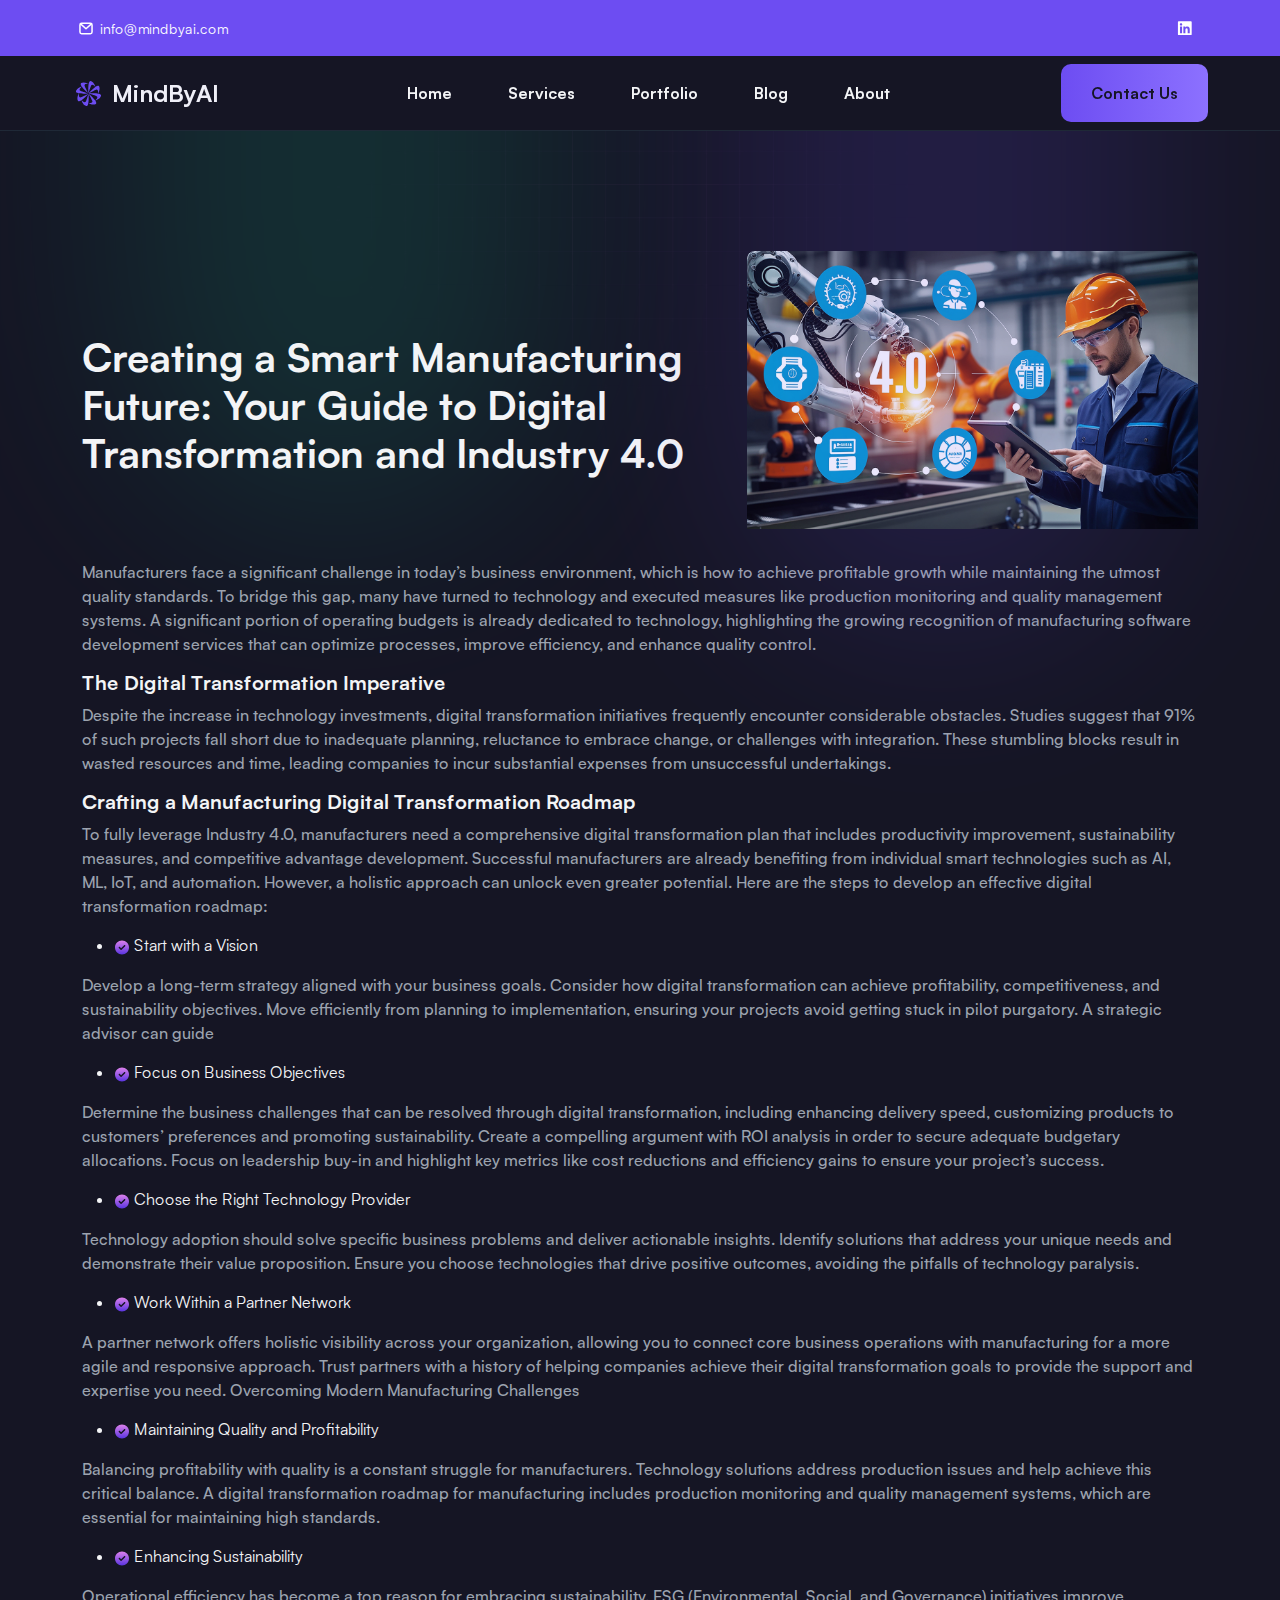
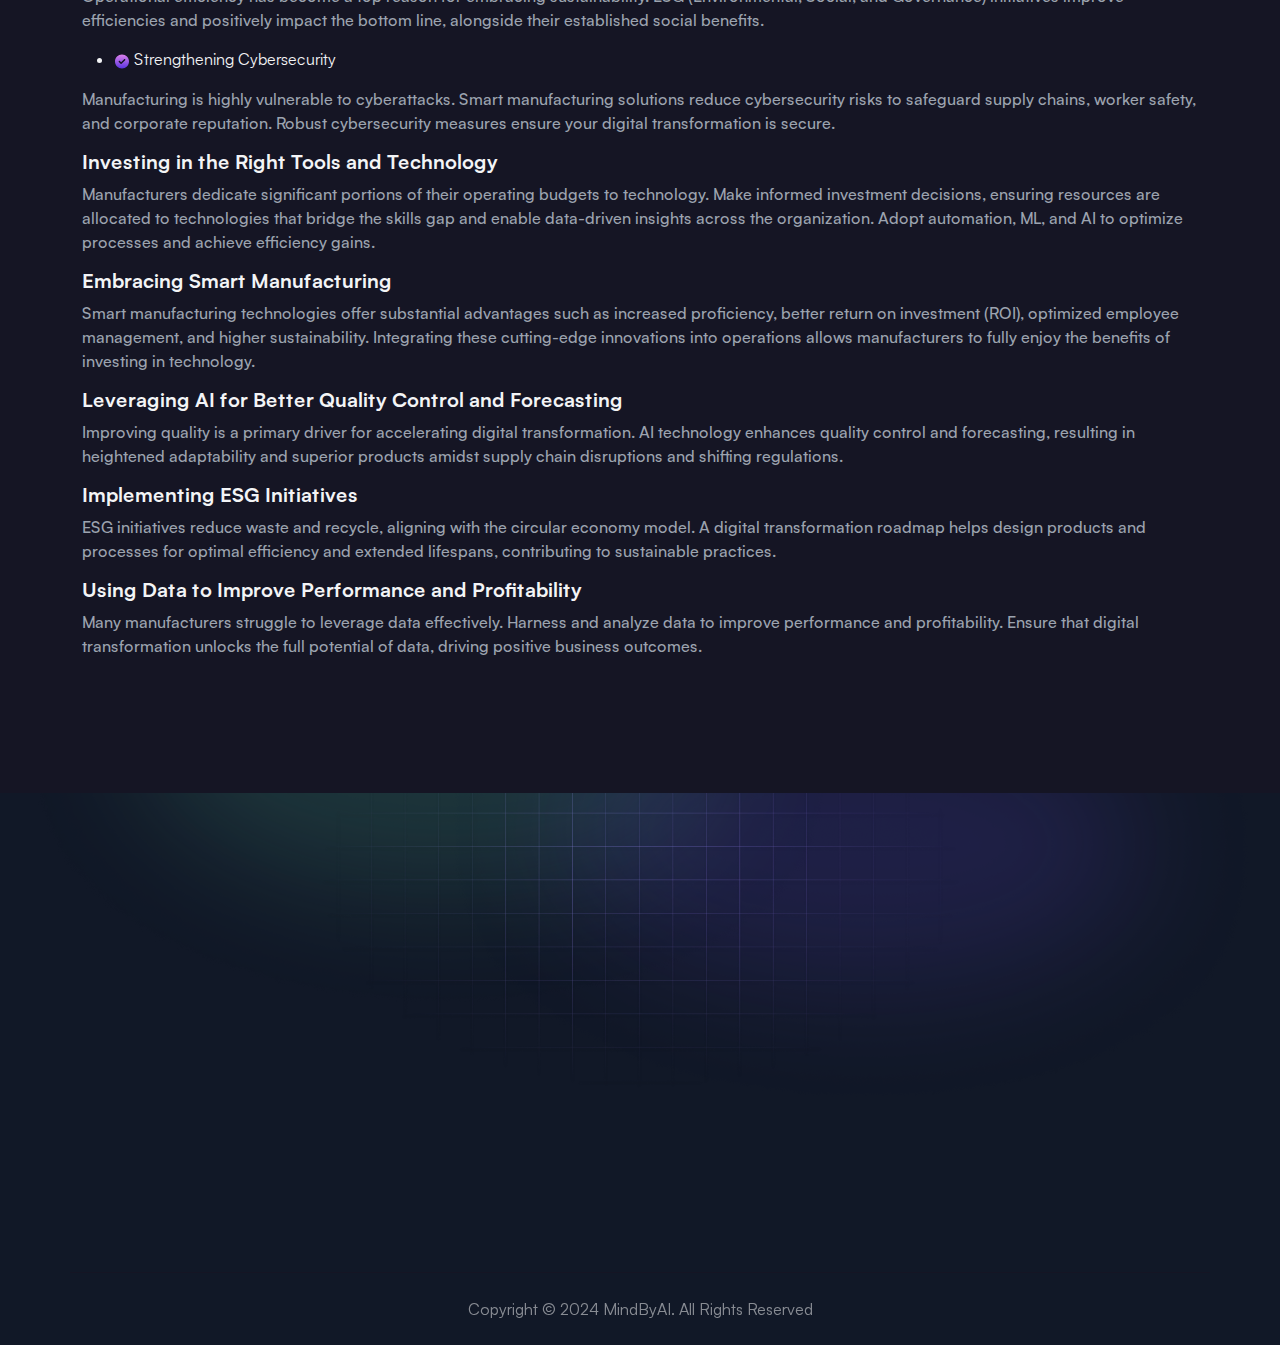
<file: creating-a-smart-manufacturing-future-your-guide-to-digital-transformation-and-industry-4-0.html>
<!DOCTYPE html>
<html lang="en">
  <!-- Mirrored from infinia-bootstrap-demo.vercel.app/section-hero by HTTrack Website Copier/3.x [XR&CO'2014], Wed, 11 Sep 2024 10:49:56 GMT -->
  <!-- Added by HTTrack --><meta
    http-equiv="content-type"
    content="text/html;charset=utf-8"
  /><!-- /Added by HTTrack -->
  <head>
    <meta charset="UTF-8" />
    <meta name="viewport" content="width=device-width, initial-scale=1.0" />
    <meta http-equiv="x-ua-compatible" content="ie=edge" />
    <title>MindByAi</title>
    <script src="assets/js/vendors/color-modes.js"></script>
    <!-- Favicon icon-->
    <link
      rel="shortcut icon"
      type="image/x-icon"
      href="assets/imgs/template/favicon.svg"
    />
    <!-- Libs CSS -->
    <link rel="stylesheet" href="assets/css/vendors/bootstrap.min.css" />
    <link rel="stylesheet" href="assets/css/vendors/swiper-bundle.min.css" />
    <link rel="stylesheet" href="assets/css/vendors/aos.css" />
    <link rel="stylesheet" href="assets/css/vendors/odometer.css" />
    <link rel="stylesheet" href="assets/css/vendors/carouselTicker.css" />
    <link rel="stylesheet" href="assets/css/vendors/magnific-popup.css" />
    <link
      rel="stylesheet"
      href="assets/fonts/bootstrap-icons/bootstrap-icons.min.css"
    />
    <link rel="stylesheet" href="assets/fonts/boxicons/boxicons.min.css" />
    <link rel="stylesheet" href="assets/fonts/satoshi/satoshi.css" />
    <!-- Main CSS -->
    <link rel="stylesheet" href="assets/css/main.css" />
    <link rel="stylesheet" href="assets/mystyle.css" />
  </head>

  <body>
    <!-- prettier-ignore -->
    <!--Preloader-->
    <div id="preloader">
      <div id="loader" class="loader">
        <div class="loader-container text-centẻ">
          <div class="loader-icon">
            <img src="assets/imgs/template/loaderIcon.svg" alt="Preloader" />
            <p>Loading...</p>
          </div>
        </div>
      </div>
    </div>
    <!--Preloader-end -->
    <!--top-bar-->
    <div class="top-bar position-relative z-4">
      <div class="container-fluid bg-primary">
        <div class="container-fluid py-2 px-8">
          <div
            class="d-flex flex-column flex-lg-row justify-content-between align-items-center"
          >
            <div
              class="d-flex flex-wrap align-items-center justify-content-center justify-content-lg-start"
            >
              <a
                href="mailto:contact@infinia.com"
                class="pe-4 d-none d-md-flex"
              >
                <svg
                  xmlns="http://www.w3.org/2000/svg"
                  width="20"
                  height="21"
                  viewBox="0 0 20 21"
                  fill="none"
                >
                  <path
                    d="M3.9585 6.95834C3.9585 6.03786 4.70469 5.29167 5.62516 5.29167H14.3752C15.2957 5.29167 16.0418 6.03786 16.0418 6.95834V14.0417C16.0418 14.9622 15.2957 15.7083 14.3752 15.7083H5.62516C4.70469 15.7083 3.9585 14.9622 3.9585 14.0417V6.95834Z"
                    stroke="white"
                    stroke-width="1.5"
                    stroke-linecap="round"
                    stroke-linejoin="round"
                  />
                  <path
                    d="M4.5835 5.91667L10.0002 10.7083L15.4168 5.91667"
                    stroke="white"
                    stroke-width="1.5"
                    stroke-linecap="round"
                    stroke-linejoin="round"
                  />
                </svg>
                <span class="text-white ps-1 fs-7">info@mindbyai.com</span>
              </a>
            </div>
            <div
              class="d-flex d-none d-lg-flex align-items-center justify-content-center justify-content-lg-end"
            >
              <!-- <a
                  href="https://www.facebook.com/"
                  class="text-white icon-shape icon-md"
                >
                  <svg
                    xmlns="http://www.w3.org/2000/svg"
                    width="9"
                    height="17"
                    viewBox="0 0 9 17"
                    fill="none"
                  >
                    <path
                      d="M8.22314 9.20334H5.91602V16.094H2.83984V9.20334H0.317383V6.37326H2.83984V4.18918C2.83984 1.72824 4.31641 0.343964 6.56201 0.343964C7.63867 0.343964 8.77686 0.559296 8.77686 0.559296V2.98947H7.51562C6.28516 2.98947 5.91602 3.72775 5.91602 4.52756V6.37326H8.65381L8.22314 9.20334Z"
                      fill="white"
                    />
                  </svg>
                </a>
                <a
                  href="https://twitter.com/"
                  class="text-white icon-shape icon-md"
                >
                  <svg
                    xmlns="http://www.w3.org/2000/svg"
                    width="15"
                    height="14"
                    viewBox="0 0 15 14"
                    fill="none"
                  >
                    <path
                      d="M11.2163 0.820312H13.3696L8.63232 6.26514L14.231 13.6172H9.86279L6.41748 9.15674L2.51074 13.6172H0.32666L5.40234 7.83398L0.0498047 0.820312H4.54102L7.61719 4.91162L11.2163 0.820312ZM10.4473 12.3252H11.647L3.89502 2.05078H2.60303L10.4473 12.3252Z"
                      fill="white"
                    />
                  </svg>
                </a> -->
              <a
                href="https://www.linkedin.com/"
                class="text-white icon-shape icon-md"
              >
                <svg
                  xmlns="http://www.w3.org/2000/svg"
                  width="15"
                  height="15"
                  viewBox="0 0 15 15"
                  fill="none"
                >
                  <path
                    d="M13.7188 0.328537C14.2417 0.328537 14.7031 0.789963 14.7031 1.34367V13.1254C14.7031 13.6791 14.2417 14.1098 13.7188 14.1098H1.87549C1.35254 14.1098 0.921875 13.6791 0.921875 13.1254V1.34367C0.921875 0.789963 1.35254 0.328537 1.87549 0.328537H13.7188ZM5.07471 12.141V5.58879H3.04443V12.141H5.07471ZM4.05957 4.66594C4.70557 4.66594 5.22852 4.14299 5.22852 3.49699C5.22852 2.851 4.70557 2.29729 4.05957 2.29729C3.38281 2.29729 2.85986 2.851 2.85986 3.49699C2.85986 4.14299 3.38281 4.66594 4.05957 4.66594ZM12.7344 12.141V8.54192C12.7344 6.7885 12.3345 5.40422 10.2734 5.40422C9.28906 5.40422 8.6123 5.95793 8.33545 6.48088H8.30469V5.58879H6.3667V12.141H8.39697V8.91106C8.39697 8.04973 8.55078 7.21916 9.62744 7.21916C10.6733 7.21916 10.6733 8.20354 10.6733 8.94182V12.141H12.7344Z"
                    fill="white"
                  />
                </svg>
              </a>
            </div>
          </div>
        </div>
      </div>
    </div>

    <!-- Navbar -->
    <header>
      <nav
        class="navbar navbar-expand-lg navbar-light w-100 border-bottom z-999"
      >
        <div class="container-fluid px-lg-8">
          <a
            class="navbar-brand d-flex main-logo align-items-center"
            href="index.html"
          >
            <img
              src="assets/imgs/template/favicon.svg"
              style="width: 40px; padding-right: 7px"
              alt="infinia"
            />
            <span>MindByAI</span>
          </a>
          <div class="d-none d-lg-flex">
            <ul class="navbar-nav mx-auto gap-4 align-items-lg-center">
              <li class="nav-item dropdown menu-item-has-children">
                <a
                  class="nav-link fw-bold d-flex align-items-center"
                  href="./index.html"
                >
                  Home
                </a>
              </li>
              <li class="nav-item dropdown menu-item-has-children">
                <a
                  class="nav-link fw-bold d-flex align-items-center"
                  href="./services.html"
                >
                  Services
                </a>
              </li>
              <li class="nav-item dropdown menu-item-has-children">
                <a
                  class="nav-link fw-bold d-flex align-items-center"
                  href="./portfolio.html"
                >
                  Portfolio
                </a>
              </li>
              <li class="nav-item dropdown menu-item-has-children">
                <a
                  class="nav-link fw-bold d-flex align-items-center"
                  href="./blog.html"
                >
                  Blog
                </a>
              </li>
              <li class="nav-item dropdown menu-item-has-children">
                <a
                  class="nav-link fw-bold d-flex align-items-center"
                  href="./about.html"
                >
                  About
                </a>
              </li>
            </ul>
          </div>
          <div class="d-flex align-items-center pe-5 pe-lg-0 me-5 me-lg-0">
            <!-- <div
                class="dark-light-switcher d-flex justify-content-center align-items-center icon-shape icon-md border bg-white rounded-3 ms-3 me-md-3 me-0"
              >
                <i class="bi theme-icon bi-sun-fill"></i>
                <i class="bi theme-icon bi-moon-stars-fill"></i>
              </div> -->
            <a href="./contact.html" class="btn btn-gradient d-none d-md-block">
              Contact Us
            </a>
            <div class="burger-icon burger-icon-white border rounded-3">
              <span class="burger-icon-top"></span>
              <span class="burger-icon-mid"></span>
              <span class="burger-icon-bottom"></span>
            </div>
          </div>
        </div>
      </nav>
      <!-- offCanvas-menu -->

      <div class="offCanvas__overly"></div>

      <div
        class="mobile-header-active mobile-header-wrapper-style perfect-scrollbar button-bg-2"
      >
        <div class="mobile-header-wrapper-inner">
          <div class="mobile-header-logo">
            <a
              class="navbar-brand d-flex main-logo align-items-center"
              href="index.html"
            >
              <img
                src="assets/imgs/template/favicon.svg"
                style="width: 40px; padding-right: 7px"
                alt="infinia"
              />
              <span>MindByAI</span>
            </a>
            <div class="burger-icon burger-icon-white border rounded-3">
              <span class="burger-icon-top"></span>
              <span class="burger-icon-mid"></span>
              <span class="burger-icon-bottom"></span>
            </div>
          </div>

          <div class="mobile-header-content-area">
            <div class="perfect-scroll">
              <div class="mobile-menu-wrap mobile-header-border">
                <nav>
                  <ul class="mobile-menu font-heading ps-0">
                    <li class="nav-item dropdown menu-item-has-children">
                      <a
                        class="nav-link fw-bold d-flex align-items-center"
                        href="./index.html"
                      >
                        Home
                      </a>
                    </li>
                    <li class="nav-item dropdown menu-item-has-children">
                      <a
                        class="nav-link fw-bold d-flex align-items-center"
                        href="./services.html"
                      >
                        Services
                      </a>
                    </li>
                    <li class="nav-item dropdown menu-item-has-children">
                      <a
                        class="nav-link fw-bold d-flex align-items-center"
                        href="./portfolio.html"
                      >
                        Portfolio
                      </a>
                    </li>
                    <li class="nav-item dropdown menu-item-has-children">
                      <a
                        class="nav-link fw-bold d-flex align-items-center"
                        href="./blog.html"
                      >
                        Blog
                      </a>
                    </li>
                    <li class="nav-item dropdown menu-item-has-children">
                      <a
                        class="nav-link fw-bold d-flex align-items-center"
                        href="./about.html"
                      >
                        About
                      </a>
                    </li>
                  </ul>
                </nav>
              </div>
            </div>
          </div>
        </div>
      </div>
    </header>
    <main>
      <!--==================================
    Inner Header Start  Here
===================================-->

      <section
        class="section-testimonial-13 position-relative section-padding fix"
      >
        <div class="container position-relative z-1">
          <div class="row align-items-center">
            <div class="col-lg-7">
              <h1 class="ds-6 my-3">
                Creating a Smart Manufacturing Future: Your Guide to Digital
                Transformation and Industry 4.0
              </h1>
            </div>

            <div class="col-lg-5 mb-3">
              <p>
                <img
                  class="rounded-top-3"
                  src="assets/imgs/blog/manufacturing_future.jpg"
                  alt=""
                  title=""
                  height=""
                  width=""
                  class="w-100"
                />
              </p>
            </div>
          </div>

          <p>
            Manufacturers face a significant challenge in today’s business
            environment, which is how to achieve profitable growth while
            maintaining the utmost quality standards. To bridge this gap, many
            have turned to technology and executed measures like production
            monitoring and quality management systems. A significant portion of
            operating budgets is already dedicated to technology, highlighting
            the growing recognition of manufacturing software development
            services that can optimize processes, improve efficiency, and
            enhance quality control.
          </p>

          <h6 class="">The Digital Transformation Imperative</h6>
          <p>
            Despite the increase in technology investments, digital
            transformation initiatives frequently encounter considerable
            obstacles. Studies suggest that 91% of such projects fall short due
            to inadequate planning, reluctance to embrace change, or challenges
            with integration. These stumbling blocks result in wasted resources
            and time, leading companies to incur substantial expenses from
            unsuccessful undertakings.
          </p>
          <h6 class=" ">
            Crafting a Manufacturing Digital Transformation Roadmap
          </h6>
          <p>
            To fully leverage Industry 4.0, manufacturers need a comprehensive
            digital transformation plan that includes productivity improvement,
            sustainability measures, and competitive advantage development.
            Successful manufacturers are already benefiting from individual
            smart technologies such as AI, ML, IoT, and automation. However, a
            holistic approach can unlock even greater potential. Here are the
            steps to develop an effective digital transformation roadmap:
          </p>
          <ul class="ul-l">
            <li class="list-s">
              <img
                src="assets/imgs/pricing-1/check-primary.svg"
                alt=""
                title=""
                height=""
                width=""
              />
              Start with a Vision
            </li>
          </ul>
          <p>
            Develop a long-term strategy aligned with your business goals.
            Consider how digital transformation can achieve profitability,
            competitiveness, and sustainability objectives. Move efficiently
            from planning to implementation, ensuring your projects avoid
            getting stuck in pilot purgatory. A strategic advisor can guide
          </p>
          <ul class="ul-l">
            <li class="list-s">
              <img
                src="assets/imgs/pricing-1/check-primary.svg"
                alt=""
                title=""
                height=""
                width=""
              />
              Focus on Business Objectives
            </li>
          </ul>
          <p>
            Determine the business challenges that can be resolved through
            digital transformation, including enhancing delivery speed,
            customizing products to customers’ preferences and promoting
            sustainability. Create a compelling argument with ROI analysis in
            order to secure adequate budgetary allocations. Focus on leadership
            buy-in and highlight key metrics like cost reductions and efficiency
            gains to ensure your project’s success.
          </p>
          <ul class="ul-l">
            <li class="list-s">
              <img
                src="assets/imgs/pricing-1/check-primary.svg"
                alt=""
                title=""
                height=""
                width=""
              />
              Choose the Right Technology Provider
            </li>
          </ul>
          <p>
            Technology adoption should solve specific business problems and
            deliver actionable insights. Identify solutions that address your
            unique needs and demonstrate their value proposition. Ensure you
            choose technologies that drive positive outcomes, avoiding the
            pitfalls of technology paralysis.
          </p>
          <ul class="ul-l">
            <li class="list-s">
              <img
                src="assets/imgs/pricing-1/check-primary.svg"
                alt=""
                title=""
                height=""
                width=""
              />

              Work Within a Partner Network
            </li>
          </ul>
          <p>
            A partner network offers holistic visibility across your
            organization, allowing you to connect core business operations with
            manufacturing for a more agile and responsive approach. Trust
            partners with a history of helping companies achieve their digital
            transformation goals to provide the support and expertise you need.
            Overcoming Modern Manufacturing Challenges
          </p>
          <ul class="ul-l">
            <li class="list-s">
              <img
                src="assets/imgs/pricing-1/check-primary.svg"
                alt=""
                title=""
                height=""
                width=""
              />
              Maintaining Quality and Profitability
            </li>
          </ul>
          <p>
            Balancing profitability with quality is a constant struggle for
            manufacturers. Technology solutions address production issues and
            help achieve this critical balance. A digital transformation roadmap
            for manufacturing includes production monitoring and quality
            management systems, which are essential for maintaining high
            standards.
          </p>
          <ul class="ul-l">
            <li class="list-s">
              <img
                src="assets/imgs/pricing-1/check-primary.svg"
                alt=""
                title=""
                height=""
                width=""
              />

              Enhancing Sustainability
            </li>
          </ul>
          <p>
            Operational efficiency has become a top reason for embracing
            sustainability. ESG (Environmental, Social, and Governance)
            initiatives improve efficiencies and positively impact the bottom
            line, alongside their established social benefits.
          </p>
          <ul class="ul-l">
            <li class="list-s">
              <img
                src="assets/imgs/pricing-1/check-primary.svg"
                alt=""
                title=""
                height=""
                width=""
              />
              Strengthening Cybersecurity
            </li>
          </ul>
          <p>
            Manufacturing is highly vulnerable to cyberattacks. Smart
            manufacturing solutions reduce cybersecurity risks to safeguard
            supply chains, worker safety, and corporate reputation. Robust
            cybersecurity measures ensure your digital transformation is secure.
          </p>
          <h6>Investing in the Right Tools and Technology</h6>
          <p>
            Manufacturers dedicate significant portions of their operating
            budgets to technology. Make informed investment decisions, ensuring
            resources are allocated to technologies that bridge the skills gap
            and enable data-driven insights across the organization. Adopt
            automation, ML, and AI to optimize processes and achieve efficiency
            gains.
          </p>
          <h6>Embracing Smart Manufacturing</h6>
          <p>
            Smart manufacturing technologies offer substantial advantages such
            as increased proficiency, better return on investment (ROI),
            optimized employee management, and higher sustainability.
            Integrating these cutting-edge innovations into operations allows
            manufacturers to fully enjoy the benefits of investing in
            technology.
          </p>
          <h6>Leveraging AI for Better Quality Control and Forecasting</h6>
          <p>
            Improving quality is a primary driver for accelerating digital
            transformation. AI technology enhances quality control and
            forecasting, resulting in heightened adaptability and superior
            products amidst supply chain disruptions and shifting regulations.
          </p>
          <h6>Implementing ESG Initiatives</h6>
          <p>
            ESG initiatives reduce waste and recycle, aligning with the circular
            economy model. A digital transformation roadmap helps design
            products and processes for optimal efficiency and extended
            lifespans, contributing to sustainable practices.
          </p>
          <h6>Using Data to Improve Performance and Profitability</h6>
          <p>
            Many manufacturers struggle to leverage data effectively. Harness
            and analyze data to improve performance and profitability. Ensure
            that digital transformation unlocks the full potential of data,
            driving positive business outcomes.
          </p>
        </div>

        <div class="position-absolute top-0 start-50 translate-middle-x z-0">
          <img
            src="assets/imgs/line-bg.png"
            alt=""
            title=""
            height=""
            width=""
          />
        </div>

        <div
          class="rotate-center ellipse-rotate-success bg-59 position-absolute z-0"
        ></div>
        <div
          class="rotate-center-rev ellipse-rotate-primary bg-DB position-absolute z-1"
        ></div>
      </section>
      <!-- Footer 1 -->
      <footer>
        <div class="section-footer position-relative">
          <div class="container-fluid bgft-1">
            <div class="container position-relative z-2">
              <div class="row py-90 custom-footer-row">
                <div
                  class="col-lg-6 footer-boxes-content"
                  data-aos="fade-zoom-in"
                  data-aos-delay="100"
                >
                  <a
                    class="navbar-brand d-flex main-logo align-items-center"
                    href="index.html"
                  >
                    <img
                      src="assets/imgs/template/favicon.svg"
                      style="width: 40px; padding-right: 7px"
                      alt="infinia"
                    />
                    <span>MindByAI</span>
                  </a>
                  <p
                    class="text-white fw-medium mt-3 mb-6 opacity-50 footer-desc"
                  >
                    You may also realize cost savings from your energy efficient
                    choices in your custom home. Federal tax credits for some
                    green materials can allow you to deduct as much.
                  </p>
                  <div class="d-flex social-icons">
                    <!-- <a
                    href="https://www.facebook.com/"
                    class="text-white border border-end-0 border-light border-opacity-10 icon-shape icon-md"
                  >
                    <svg
                      xmlns="http://www.w3.org/2000/svg"
                      width="10"
                      height="17"
                      viewBox="0 0 10 17"
                      fill="none"
                    >
                      <path
                        d="M8.84863 9.20312H6.5415V16.0938H3.46533V9.20312H0.942871V6.37305H3.46533V4.18896C3.46533 1.72803 4.94189 0.34375 7.1875 0.34375C8.26416 0.34375 9.40234 0.559082 9.40234 0.559082V2.98926H8.14111C6.91064 2.98926 6.5415 3.72754 6.5415 4.52734V6.37305H9.2793L8.84863 9.20312Z"
                        fill="white"
                      />
                    </svg>
                  </a>
                  <a
                    href="https://twitter.com/"
                    class="text-white border border-end-0 border-light border-opacity-10 icon-shape icon-md"
                  >
                    <i class="bi bi-twitter-x"></i>
                  </a> -->
                    <a
                      href="https://www.linkedin.com/"
                      class="text-white border border-light border-opacity-10 icon-shape icon-md"
                    >
                      <i class="bi bi-linkedin"></i>
                    </a>
                  </div>
                </div>
                <div class="col-lg-6">
                  <div class="row footer-boxes-row">
                    <div
                      class="col-lg-6 col-md-4 col-6 footer-boxes-otr"
                      data-aos="fade-zoom-in"
                      data-aos-delay="400"
                    >
                      <h3
                        class="text-white opacity-50 fs-6 fw-black text-uppercase pb-3 pt-5"
                      >
                        Services
                      </h3>
                      <div
                        class="d-flex flex-column align-items-start footer-boxes-content"
                      >
                        <a
                          class="hover-effect text-white mb-2 fw-medium fs-6"
                          href="./services.html"
                          >Web App Development</a
                        >
                        <a
                          class="hover-effect text-white mb-2 fw-medium fs-6"
                          href="./services.html"
                          >Mobile App Development</a
                        >
                        <a
                          class="hover-effect text-white mb-2 fw-medium fs-6"
                          href="./services.html"
                          >Enterprise Software Development</a
                        >
                        <a
                          class="hover-effect text-white mb-2 fw-medium fs-6"
                          href="./services.html"
                          >Artificial Intelligence</a
                        >
                        <a
                          class="hover-effect text-white mb-2 fw-medium fs-6"
                          href="./services.html"
                          >Data & Analytics</a
                        >
                        <a
                          class="hover-effect text-white mb-2 fw-medium fs-6"
                          href="./services.html"
                          >Digital Transformation</a
                        >
                        <a
                          class="hover-effect text-white mb-2 fw-medium fs-6"
                          href="./services.html"
                          >Internet of Things (IoT)</a
                        >
                      </div>
                    </div>
                    <div
                      class="col-lg-6 col-md-4 col-6 footer-boxes-otr"
                      data-aos="fade-zoom-in"
                      data-aos-delay="500"
                    >
                      <h3
                        class="text-white opacity-50 fs-6 fw-black text-uppercase pb-3 pt-5"
                      >
                        Resource
                      </h3>
                      <div
                        class="d-flex flex-column align-items-start footer-boxes-content"
                      >
                        <a
                          class="hover-effect text-white mb-2 fw-medium fs-6"
                          href="./portfolio.html"
                          >Portfolio</a
                        >
                        <a
                          class="hover-effect text-white mb-2 fw-medium fs-6"
                          href="./blog.html"
                          >Blogs</a
                        >
                      </div>
                    </div>
                  </div>
                </div>
              </div>
              <div
                class="row text-center py-4 border-top border-white border-opacity-10"
              >
                <span
                  class="text-white opacity-50"
                  data-aos="fade-zoom-in"
                  data-aos-delay="200"
                  >Copyright © 2024 MindByAI. All Rights Reserved</span
                >
              </div>
            </div>
          </div>
          <div class="position-absolute top-0 start-50 translate-middle-x z-0">
            <img src="assets/imgs/footer-1/line-bg.png" alt="infinia" />
          </div>
          <div class="position-absolute top-0 start-0 z-0">
            <img src="assets/imgs/footer-1/ellipse-left.png" alt="infinia" />
          </div>
          <div class="position-absolute top-0 end-0 z-0">
            <img src="assets/imgs/footer-1/ellipse-right.png" alt="infinia" />
          </div>
        </div>
      </footer>
      <!--==================================
        Inner Header End  Here
    ===================================-->
    </main>

    <!-- Scroll top -->
    <div class="btn-scroll-top">
      <svg
        class="progress-square svg-content"
        width="100%"
        height="100%"
        viewBox="0 0 40 40"
      >
        <path
          d="M8 1H32C35.866 1 39 4.13401 39 8V32C39 35.866 35.866 39 32 39H8C4.13401 39 1 35.866 1 32V8C1 4.13401 4.13401 1 8 1Z"
        />
      </svg>
    </div>
    <!-- Libs JS -->
    <script src="assets/js/vendors/jquery-3.7.1.min.js"></script>
    <script src="assets/js/vendors/bootstrap.bundle.min.js"></script>
    <script src="assets/js/vendors/swiper-bundle.min.js"></script>
    <script src="assets/js/vendors/aos.js"></script>
    <script src="assets/js/vendors/wow.min.js"></script>
    <script src="assets/js/vendors/headhesive.min.js"></script>
    <script src="assets/js/vendors/smart-stick-nav.js"></script>
    <script src="assets/js/vendors/jquery.magnific-popup.min.js"></script>
    <script src="assets/js/vendors/gsap.min.js"></script>
    <script src="assets/js/vendors/imagesloaded.pkgd.min.js"></script>
    <script src="assets/js/vendors/isotope.pkgd.min.js"></script>
    <script src="assets/js/vendors/ScrollToPlugin.min.js"></script>
    <script src="assets/js/vendors/ScrollTrigger.min.js"></script>
    <script src="assets/js/vendors/jquery.carouselTicker.min.js"></script>
    <script src="assets/js/vendors/jquery.odometer.min.js"></script>
    <script src="assets/js/vendors/jquery.appear.js"></script>
    <script src="assets/js/vendors/gsap-custom.js"></script>
    <script src="assets/js/vendors/bouncing-blob.js"></script>
    <!-- Theme JS -->

    <script src="assets/js/main.js"></script>
    <!-- Other scripts -->
  </body>

  <!-- Mirrored from infinia-bootstrap-demo.vercel.app/section-hero by HTTrack Website Copier/3.x [XR&CO'2014], Wed, 11 Sep 2024 10:49:56 GMT -->
</html>
</file>
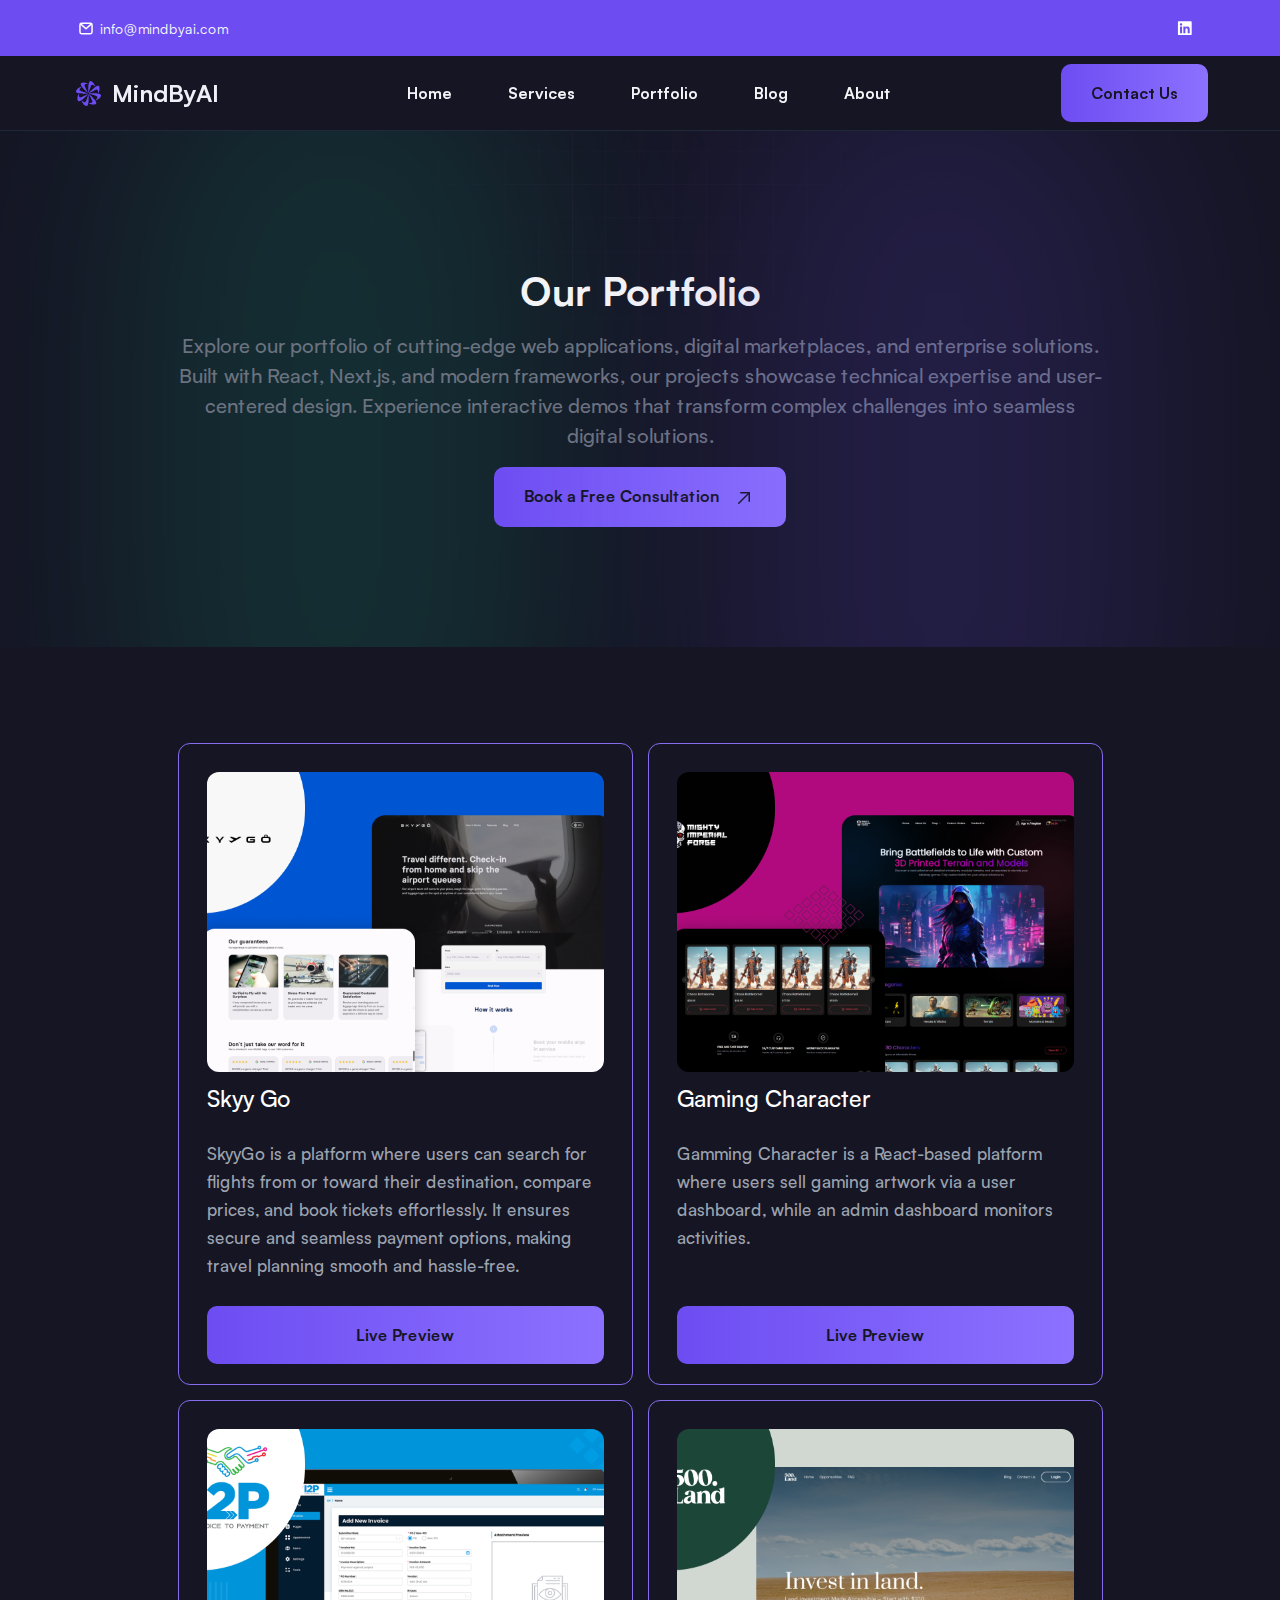
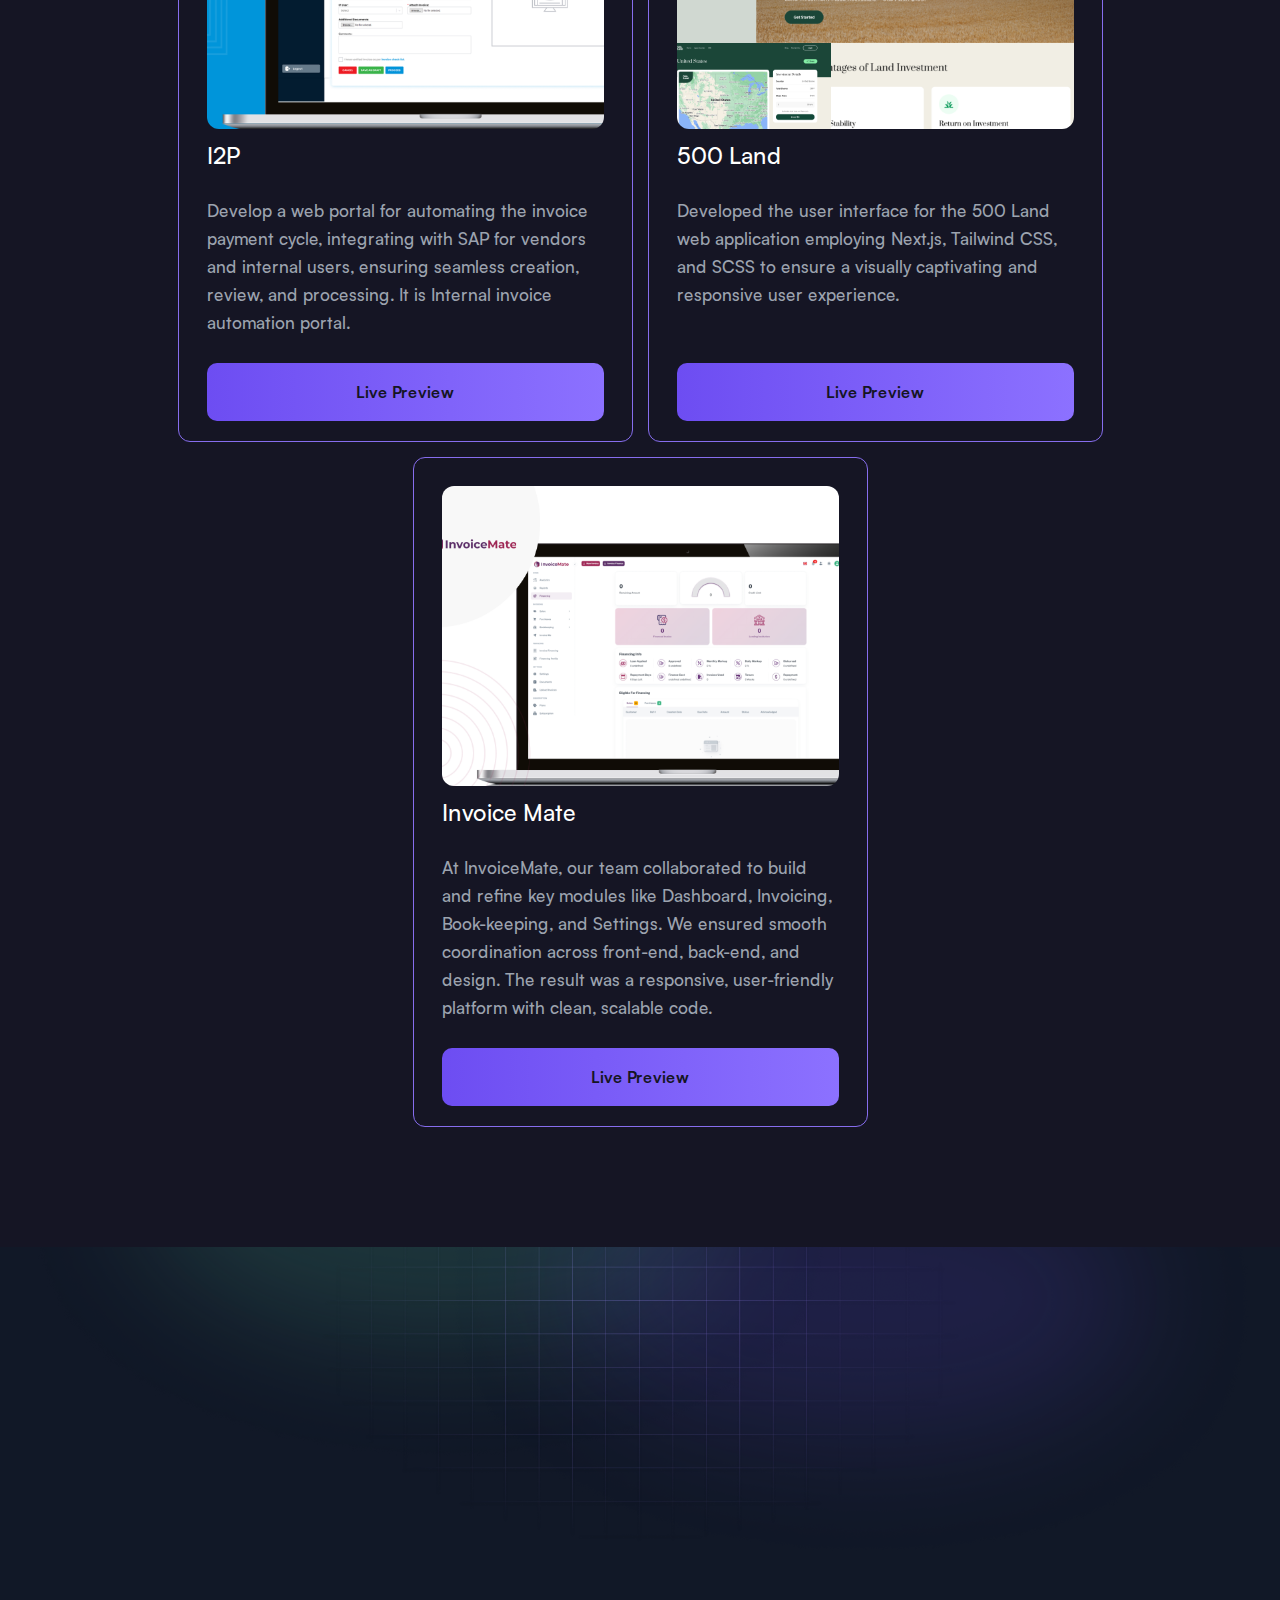
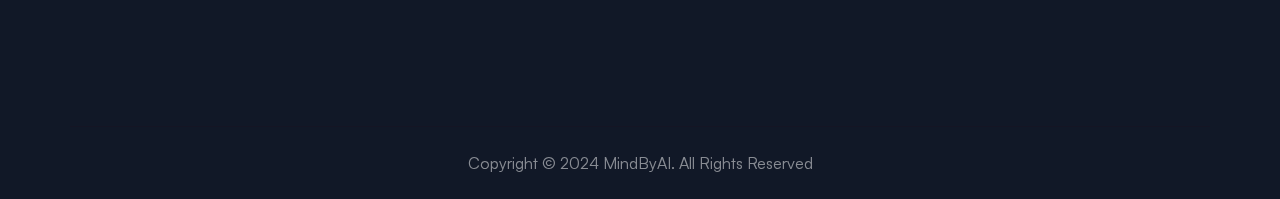
<file: portfolio.html>
<!DOCTYPE html>
<html lang="en">
  <!-- Mirrored from infinia-bootstrap-demo.vercel.app/section-hero by HTTrack Website Copier/3.x [XR&CO'2014], Wed, 11 Sep 2024 10:49:56 GMT -->
  <!-- Added by HTTrack --><meta
    http-equiv="content-type"
    content="text/html;charset=utf-8"
  /><!-- /Added by HTTrack -->
  <head>
    <meta charset="UTF-8" />
    <meta name="viewport" content="width=device-width, initial-scale=1.0" />
    <meta http-equiv="x-ua-compatible" content="ie=edge" />
    <title>MindByAi</title>
    <script src="assets/js/vendors/color-modes.js"></script>
    <!-- Favicon icon-->
    <link
      rel="shortcut icon"
      type="image/x-icon"
      href="assets/imgs/template/favicon.svg"
    />
    <!-- Libs CSS -->
    <link rel="stylesheet" href="assets/css/vendors/bootstrap.min.css" />
    <link rel="stylesheet" href="assets/css/vendors/swiper-bundle.min.css" />
    <link rel="stylesheet" href="assets/css/vendors/aos.css" />
    <link rel="stylesheet" href="assets/css/vendors/odometer.css" />
    <link rel="stylesheet" href="assets/css/vendors/carouselTicker.css" />
    <link rel="stylesheet" href="assets/css/vendors/magnific-popup.css" />
    <link
      rel="stylesheet"
      href="assets/fonts/bootstrap-icons/bootstrap-icons.min.css"
    />
    <link rel="stylesheet" href="assets/fonts/boxicons/boxicons.min.css" />
    <link rel="stylesheet" href="assets/fonts/satoshi/satoshi.css" />
    <!-- Main CSS -->
    <link rel="stylesheet" href="assets/css/main.css" />
    <link rel="stylesheet" href="assets/mystyle.css" />
  </head>

  <body>
    <!-- prettier-ignore -->
    <!--Preloader-->
    <div id="preloader">
      <div id="loader" class="loader">
        <div class="loader-container text-centẻ">
          <div class="loader-icon">
            <img src="assets/imgs/template/loaderIcon.svg" alt="Preloader" />
            <p>Loading...</p>
          </div>
        </div>
      </div>
    </div>
    <!--Preloader-end -->
       <!--top-bar-->
       <div class="top-bar position-relative z-4">
        <div class="container-fluid bg-primary">
          <div class="container-fluid py-2 px-8">
            <div
              class="d-flex flex-column flex-lg-row justify-content-between align-items-center"
            >
              <div
                class="d-flex flex-wrap align-items-center justify-content-center justify-content-lg-start"
              >
                <a
                  href="mailto:contact@infinia.com"
                  class="pe-4 d-none d-md-flex"
                >
                  <svg
                    xmlns="http://www.w3.org/2000/svg"
                    width="20"
                    height="21"
                    viewBox="0 0 20 21"
                    fill="none"
                  >
                    <path
                      d="M3.9585 6.95834C3.9585 6.03786 4.70469 5.29167 5.62516 5.29167H14.3752C15.2957 5.29167 16.0418 6.03786 16.0418 6.95834V14.0417C16.0418 14.9622 15.2957 15.7083 14.3752 15.7083H5.62516C4.70469 15.7083 3.9585 14.9622 3.9585 14.0417V6.95834Z"
                      stroke="white"
                      stroke-width="1.5"
                      stroke-linecap="round"
                      stroke-linejoin="round"
                    />
                    <path
                      d="M4.5835 5.91667L10.0002 10.7083L15.4168 5.91667"
                      stroke="white"
                      stroke-width="1.5"
                      stroke-linecap="round"
                      stroke-linejoin="round"
                    />
                  </svg>
                  <span class="text-white ps-1 fs-7">info@mindbyai.com</span>
                </a>
              </div>
              <div
                class="d-flex d-none d-lg-flex align-items-center justify-content-center justify-content-lg-end"
              >
                <!-- <a
                  href="https://www.facebook.com/"
                  class="text-white icon-shape icon-md"
                >
                  <svg
                    xmlns="http://www.w3.org/2000/svg"
                    width="9"
                    height="17"
                    viewBox="0 0 9 17"
                    fill="none"
                  >
                    <path
                      d="M8.22314 9.20334H5.91602V16.094H2.83984V9.20334H0.317383V6.37326H2.83984V4.18918C2.83984 1.72824 4.31641 0.343964 6.56201 0.343964C7.63867 0.343964 8.77686 0.559296 8.77686 0.559296V2.98947H7.51562C6.28516 2.98947 5.91602 3.72775 5.91602 4.52756V6.37326H8.65381L8.22314 9.20334Z"
                      fill="white"
                    />
                  </svg>
                </a>
                <a
                  href="https://twitter.com/"
                  class="text-white icon-shape icon-md"
                >
                  <svg
                    xmlns="http://www.w3.org/2000/svg"
                    width="15"
                    height="14"
                    viewBox="0 0 15 14"
                    fill="none"
                  >
                    <path
                      d="M11.2163 0.820312H13.3696L8.63232 6.26514L14.231 13.6172H9.86279L6.41748 9.15674L2.51074 13.6172H0.32666L5.40234 7.83398L0.0498047 0.820312H4.54102L7.61719 4.91162L11.2163 0.820312ZM10.4473 12.3252H11.647L3.89502 2.05078H2.60303L10.4473 12.3252Z"
                      fill="white"
                    />
                  </svg>
                </a> -->
                <a
                  href="https://www.linkedin.com/"
                  class="text-white icon-shape icon-md"
                >
                  <svg
                    xmlns="http://www.w3.org/2000/svg"
                    width="15"
                    height="15"
                    viewBox="0 0 15 15"
                    fill="none"
                  >
                    <path
                      d="M13.7188 0.328537C14.2417 0.328537 14.7031 0.789963 14.7031 1.34367V13.1254C14.7031 13.6791 14.2417 14.1098 13.7188 14.1098H1.87549C1.35254 14.1098 0.921875 13.6791 0.921875 13.1254V1.34367C0.921875 0.789963 1.35254 0.328537 1.87549 0.328537H13.7188ZM5.07471 12.141V5.58879H3.04443V12.141H5.07471ZM4.05957 4.66594C4.70557 4.66594 5.22852 4.14299 5.22852 3.49699C5.22852 2.851 4.70557 2.29729 4.05957 2.29729C3.38281 2.29729 2.85986 2.851 2.85986 3.49699C2.85986 4.14299 3.38281 4.66594 4.05957 4.66594ZM12.7344 12.141V8.54192C12.7344 6.7885 12.3345 5.40422 10.2734 5.40422C9.28906 5.40422 8.6123 5.95793 8.33545 6.48088H8.30469V5.58879H6.3667V12.141H8.39697V8.91106C8.39697 8.04973 8.55078 7.21916 9.62744 7.21916C10.6733 7.21916 10.6733 8.20354 10.6733 8.94182V12.141H12.7344Z"
                      fill="white"
                    />
                  </svg>
                </a>
              </div>
            </div>
          </div>
        </div>
      </div>
  
      <!-- Navbar -->
      <header>
        <nav
          class="navbar navbar-expand-lg navbar-light w-100 border-bottom z-999"
        >
          <div class="container-fluid px-lg-8">
            <a
              class="navbar-brand d-flex main-logo align-items-center"
              href="index.html"
            >
              <img
                src="assets/imgs/template/favicon.svg"
                style="width: 40px; padding-right: 7px"
                alt="infinia"
              />
              <span>MindByAI</span>
            </a>
            <div class="d-none d-lg-flex">
              <ul class="navbar-nav mx-auto gap-4 align-items-lg-center">
                <li class="nav-item dropdown menu-item-has-children">
                  <a
                    class="nav-link fw-bold d-flex align-items-center"
                    href="./index.html"
                  >
                    Home
                  </a>
                </li>
                <li class="nav-item dropdown menu-item-has-children">
                  <a
                    class="nav-link fw-bold d-flex align-items-center"
                    href="./services.html"
                  >
                    Services
                  </a>
                </li>
                <li class="nav-item dropdown menu-item-has-children">
                  <a
                    class="nav-link fw-bold d-flex align-items-center"
                    href="./portfolio.html"
                  >
                    Portfolio
                  </a>
                </li>
                <li class="nav-item dropdown menu-item-has-children">
                  <a
                    class="nav-link fw-bold d-flex align-items-center"
                    href="./blog.html"
                  >
                    Blog
                  </a>
                </li>
                <li class="nav-item dropdown menu-item-has-children">
                  <a
                    class="nav-link fw-bold d-flex align-items-center"
                    href="./about.html"
                  >
                    About
                  </a>
                </li>
              </ul>
            </div>
            <div class="d-flex align-items-center pe-5 pe-lg-0 me-5 me-lg-0">
              <!-- <div
                class="dark-light-switcher d-flex justify-content-center align-items-center icon-shape icon-md border bg-white rounded-3 ms-3 me-md-3 me-0"
              >
                <i class="bi theme-icon bi-sun-fill"></i>
                <i class="bi theme-icon bi-moon-stars-fill"></i>
              </div> -->
              <a href="./contact.html" class="btn btn-gradient d-none d-md-block">
                Contact Us
              </a>
              <div class="burger-icon burger-icon-white border rounded-3">
                <span class="burger-icon-top"></span>
                <span class="burger-icon-mid"></span>
                <span class="burger-icon-bottom"></span>
              </div>
            </div>
          </div>
        </nav>
        <!-- offCanvas-menu -->
  
        <div class="offCanvas__overly"></div>
  
        <div
          class="mobile-header-active mobile-header-wrapper-style perfect-scrollbar button-bg-2"
        >
          <div class="mobile-header-wrapper-inner">
            <div class="mobile-header-logo">
              <a
                class="navbar-brand d-flex main-logo align-items-center"
                href="index.html"
              >
                <img
                  src="assets/imgs/template/favicon.svg"
                  style="width: 40px; padding-right: 7px"
                  alt="infinia"
                />
                <span>MindByAI</span>
              </a>
              <div class="burger-icon burger-icon-white border rounded-3">
                <span class="burger-icon-top"></span>
                <span class="burger-icon-mid"></span>
                <span class="burger-icon-bottom"></span>
              </div>
            </div>
  
            <div class="mobile-header-content-area">
              <div class="perfect-scroll">
                <div class="mobile-menu-wrap mobile-header-border">
                  <nav>
                    <ul class="mobile-menu font-heading ps-0">
                      <li class="nav-item dropdown menu-item-has-children">
                        <a
                          class="nav-link fw-bold d-flex align-items-center"
                          href="./index.html"
                        >
                          Home
                        </a>
                      </li>
                      <li class="nav-item dropdown menu-item-has-children">
                        <a
                          class="nav-link fw-bold d-flex align-items-center"
                          href="./services.html"
                        >
                          Services
                        </a>
                      </li>
                      <li class="nav-item dropdown menu-item-has-children">
                        <a
                          class="nav-link fw-bold d-flex align-items-center"
                          href="./portfolio.html"
                        >
                          Portfolio
                        </a>
                      </li>
                      <li class="nav-item dropdown menu-item-has-children">
                        <a
                          class="nav-link fw-bold d-flex align-items-center"
                          href="./blog.html"
                        >
                          Blog
                        </a>
                      </li>
                      <li class="nav-item dropdown menu-item-has-children">
                        <a
                          class="nav-link fw-bold d-flex align-items-center"
                          href="./about.html"
                        >
                          About
                        </a>
                      </li>
                    </ul>
                  </nav>
                </div>
              </div>
            </div>
          </div>
        </div>
      </header>
<main>
     <!--==================================
    Inner Header Start  Here
===================================-->

<section class="section-testimonial-13 position-relative section-padding fix">
    <div class="container position-relative z-1">
    <div class="row">
        <div class="col-lg-10 mx-lg-auto">
        <div class="text-center mb-lg-0 mb-5">
            <h5 class="ds-6 my-3 ">Our Portfolio</span></h5>
            <p class="fs-5 mb-0 text-500 mb-3">Explore our portfolio of cutting-edge web applications, digital marketplaces, and enterprise solutions. Built with React, Next.js, and modern frameworks, our projects showcase technical expertise and user-centered design. Experience interactive demos that transform complex challenges into seamless digital solutions.</p>
            <div class="d-flex flex-md-row flex-column align-items-center justify-content-center mt-3">
              <a href="./contact.html" class="btn btn-gradient">
                  Book a Free Consultation
                  <svg class="ms-2" xmlns="http://www.w3.org/2000/svg" width="24" height="24" viewBox="0 0 24 24" fill="none">
                      <path class="stroke-white" d="M17.25 15.25V6.75H8.75" stroke="white" stroke-width="1.5" stroke-linecap="round" stroke-linejoin="round"></path>
                      <path class="stroke-white" d="M17 7L6.75 17.25" stroke="white" stroke-width="1.5" stroke-linecap="round" stroke-linejoin="round"></path>
                  </svg>
              </a>
          </div>
          </div>
        </div>
    </div>
    </div>
    
    <div class="position-absolute top-0 start-50 translate-middle-x z-0">
        <img src="assets/imgs/line-bg.png" alt="" title="" height="" width="">
    </div>
    
    <div class="rotate-center ellipse-rotate-success bg-59 position-absolute z-0"></div>
    <div class="rotate-center-rev ellipse-rotate-primary bg-DB  position-absolute z-1"></div>
</section>
<!--==================================
    Inner Header End  Here
===================================-->

<div class="portfolio-section section-padding">
  <div class="custom-container">
   
    
    <div class="projects-grid">
      <!-- Project 1 -->
      <!-- <div class="box-otr">
        <div class="box-inr">
          <div>
            <div class="parallax-effect">
              <img 
                class="project-img" 
                src="assets/imgs/murs-preview-img.webp" 
                alt="MURS Digital Artwork"
              />
            </div>
            <p class="project-title">MURS Digital Artwork</p>
            <p class="project-description">
              The main purpose of the MURS project is to sell digital artwork, providing a platform for artists to showcase and sell their creations to a global audience.
            </p>
          </div>
          <a href="https://nft-artwork-web.surge.sh/theme/index.html" target="_blank" class="btn btn-gradient  d-md-block">
            Live Preview
          </a>
          <div class="action-otr">
            <a href="https://nft-artwork-web.surge.sh/theme/index.html" target="_blank" class="action-inr">
              <p class="btn-default-txt">Live Preview</p>
              <p class="btn-hover-txt">Let's Go!</p>
            </a>
          </div>
        </div>
      </div> -->
      
      <!-- Project 2 -->
      <!-- <div class="box-otr">
        <div class="box-inr">
          <div>
            <div class="parallax-effect">
              <img 
                class="project-img" 
                src="assets/imgs/ethix-preview-img.webp" 
                alt="Ethix – NFT Marketplace"
              />
            </div>
            <p class="project-title">Ethix – NFT Marketplace</p>
            <p class="project-description">
              The Ethix project is a platform for NFT artwork, where users can participate in live auctions. Artists showcase their creations, and buyers engage in real-time bidding for unique NFTs.
            </p>
          </div>
          <a href="https://ethix-nftmarketplace.surge.sh/theme/index.html" target="_blank" class="btn btn-gradient  d-md-block">
            Live Preview
          </a>
          <div class="action-otr">
            <a href="https://ethix-nftmarketplace.surge.sh/theme/index.html" target="_blank" class="action-inr">
              <p class="btn-default-txt">Live Preview</p>
              <p class="btn-hover-txt">Let's Go!</p>
            </a>
          </div>
        </div>
      </div> -->
      
      <!-- Project 3 -->
      <!-- <div class="box-otr">
        <div class="box-inr">
          <div>
            <div class="parallax-effect">
              <img 
                class="project-img" 
                src="assets/imgs/rage-preview-img.webp" 
                alt="RAGE – Gaming Project"
              />
            </div>
            <p class="project-title">RAGE – Gaming Project</p>
            <p class="project-description">
              Rage is a live-stream platform for gamers to watch streams and track player rankings. It offers real-time updates for an immersive gaming experience.
            </p>
          </div>
          <a href="https://livestream-gamingwebsite.surge.sh/theme/index.html" target="_blank" class="btn btn-gradient  d-md-block">
            Live Preview
          </a>
          <div class="action-otr">
            <a href="https://livestream-gamingwebsite.surge.sh/theme/index.html" target="_blank" class="action-inr">
              <p class="btn-default-txt">Live Preview</p>
              <p class="btn-hover-txt">Let's Go!</p>
            </a>
          </div>
        </div>
      </div> -->
      

      <!-- Project 4 -->
        <div class="box-otr">
          <div class="box-inr">
            <div>
              <div class="parallax-effect">
                <img 
                  class="project-img" 
                  src="assets/imgs/6.png" 
                  alt="Skyy Go"
                />
              </div>
              <p class="project-title">Skyy Go</p>
              <p class="project-description">
                SkyyGo is a platform where users can search for flights from or toward their destination, compare prices, and book tickets effortlessly. It ensures secure and seamless payment options, making travel planning smooth and hassle-free.
              </p>
            </div>
            <a href="https://www.skyygo.com/development" target="_blank" class="btn btn-gradient  d-md-block">
              Live Preview
            </a>
            <!-- <div class="action-otr">
              <a href="https://www.skyygo.com/development" target="_blank" class="action-inr">
                <p class="btn-default-txt">Live Preview</p>
                <p class="btn-hover-txt">Let's Go!</p>
              </a>
            </div> -->
          </div>
        </div>
        
      <!-- Project 5 -->
        <div class="box-otr">
          <div class="box-inr">
            <div>
              <div class="parallax-effect">
                <img 
                  class="project-img" 
                  src="assets/imgs/7.png" 
                  alt="Gaming Character"
                />
              </div>
              <p class="project-title">Gaming Character</p>
              <p class="project-description">
                Gamming Character is a React-based platform where users sell gaming artwork via a user dashboard, while an admin dashboard monitors activities.
              </p>
            </div>
            <a href="https://gamming-charecter.vercel.app/" target="_blank" class="btn btn-gradient  d-md-block">
              Live Preview
            </a>
            <!-- <div class="action-otr">
              <a href="https://gamming-charecter.vercel.app/" target="_blank" class="action-inr">
                <p class="btn-default-txt">Live Preview</p>
                <p class="btn-hover-txt">Let's Go!</p>
              </a>
            </div> -->
          </div>
        </div>

      <!-- Project 6 -->
      <div class="box-otr">
        <div class="box-inr">
          <div>
            <div class="parallax-effect">
              <img 
                class="project-img" 
                src="assets/imgs/1.png" 
                alt="I2P"
              />
            </div>
            <p class="project-title">I2P</p>
            <p class="project-description">
              Develop a web portal for automating the invoice payment cycle, integrating with SAP for vendors and internal users, ensuring seamless creation, review, and processing. It is Internal invoice automation portal.
            </p>
          </div>
          <a href="https://i2p2.frieslandcampina.com.pk/#/login" target="_blank" class="btn btn-gradient  d-md-block">
            Live Preview
          </a>
          <!-- <div class="action-otr">
            <a href="https://i2p2.frieslandcampina.com.pk/#/login" target="_blank" class="action-inr">
              <p class="btn-default-txt">Live Preview</p>
              <p class="btn-hover-txt">Let's Go!</p>
            </a>
          </div> -->
        </div>
      </div>
      
      <!-- Project 7 -->
      <div class="box-otr">
        <div class="box-inr">
          <div>
            <div class="parallax-effect">
              <img 
                class="project-img" 
                src="assets/imgs/4.png" 
                alt="500 Land"
              />
            </div>
            <p class="project-title">500 Land</p>
            <p class="project-description">
              Developed the user interface for the 500 Land web application employing Next.js, Tailwind CSS, and SCSS to ensure a visually captivating and responsive user experience.
            </p>
          </div>
          <a href="https://500.land/" target="_blank" class="btn btn-gradient  d-md-block">
            Live Preview
          </a>
          <!-- <div class="action-otr">
            <a href="https://500.land/" target="_blank" class="action-inr">
              <p class="btn-default-txt">Live Preview</p>
              <p class="btn-hover-txt">Let's Go!</p>
            </a>
          </div> -->
        </div>
      </div>
      
      <!-- Project 8 -->
      <div class="box-otr">
        <div class="box-inr">
          <div>
            <div class="parallax-effect">
              <img 
                class="project-img" 
                src="assets/imgs/5.png" 
                alt="Invoice Mate"
              />
            </div>
            <p class="project-title">Invoice Mate</p>
            <p class="project-description">
              At InvoiceMate, our team collaborated to build and refine key modules like Dashboard, Invoicing, Book-keeping, and Settings.
              We ensured smooth coordination across front-end, back-end, and design.
              The result was a responsive, user-friendly platform with clean, scalable code.
            </p>
          </div>
          <a href="https://beta.invoicemate.net/auth/jwt/login?returnTo=%2Fdashboard" target="_blank" class="btn btn-gradient  d-md-block">
            Live Preview
          </a>
          <!-- <div class="action-otr">
            <a href="https://beta.invoicemate.net/auth/jwt/login?returnTo=%2Fdashboard" target="_blank" class="action-inr">
              <p class="btn-default-txt">Live Preview</p>
              <p class="btn-hover-txt">Let's Go!</p>
            </a>
          </div> -->
        </div>
      </div>
      
    
    </div>
  </div>
</div>








  <!-- Footer 1 -->
  <footer>
    <div class="section-footer position-relative">
      <div class="container-fluid bgft-1">
        <div class="container position-relative z-2">
          <div class="row py-90 custom-footer-row">
            <div
              class="col-lg-6 footer-boxes-content"
              data-aos="fade-zoom-in"
              data-aos-delay="100"
            >
              <a
                class="navbar-brand d-flex main-logo align-items-center"
                href="index.html"
              >
                <img
                  src="assets/imgs/template/favicon.svg"
                  style="width: 40px; padding-right: 7px"
                  alt="infinia"
                />
                <span>MindByAI</span>
              </a>
              <p
                class="text-white fw-medium mt-3 mb-6 opacity-50 footer-desc"
              >
                You may also realize cost savings from your energy efficient
                choices in your custom home. Federal tax credits for some
                green materials can allow you to deduct as much.
              </p>
              <div class="d-flex social-icons">
                <!-- <a
                  href="https://www.facebook.com/"
                  class="text-white border border-end-0 border-light border-opacity-10 icon-shape icon-md"
                >
                  <svg
                    xmlns="http://www.w3.org/2000/svg"
                    width="10"
                    height="17"
                    viewBox="0 0 10 17"
                    fill="none"
                  >
                    <path
                      d="M8.84863 9.20312H6.5415V16.0938H3.46533V9.20312H0.942871V6.37305H3.46533V4.18896C3.46533 1.72803 4.94189 0.34375 7.1875 0.34375C8.26416 0.34375 9.40234 0.559082 9.40234 0.559082V2.98926H8.14111C6.91064 2.98926 6.5415 3.72754 6.5415 4.52734V6.37305H9.2793L8.84863 9.20312Z"
                      fill="white"
                    />
                  </svg>
                </a>
                <a
                  href="https://twitter.com/"
                  class="text-white border border-end-0 border-light border-opacity-10 icon-shape icon-md"
                >
                  <i class="bi bi-twitter-x"></i>
                </a> -->
                <a
                  href="https://www.linkedin.com/"
                  class="text-white border border-light border-opacity-10 icon-shape icon-md"
                >
                  <i class="bi bi-linkedin"></i>
                </a>
              </div>
            </div>
            <div class="col-lg-6">
              <div class="row footer-boxes-row">
                <div
                  class="col-lg-6 col-md-4 col-6 footer-boxes-otr"
                  data-aos="fade-zoom-in"
                  data-aos-delay="400"
                >
                  <h3
                    class="text-white opacity-50 fs-6 fw-black text-uppercase pb-3 pt-5"
                  >
                    Services
                  </h3>
                  <div
                    class="d-flex flex-column align-items-start footer-boxes-content"
                  >
                    <a
                      class="hover-effect text-white mb-2 fw-medium fs-6"
                      href="./services.html"
                      >Web App Development</a
                    >
                    <a
                      class="hover-effect text-white mb-2 fw-medium fs-6"
                      href="./services.html"
                      >Mobile App Development</a
                    >
                    <a
                      class="hover-effect text-white mb-2 fw-medium fs-6"
                      href="./services.html"
                      >Enterprise Software Development</a
                    >
                    <a
                      class="hover-effect text-white mb-2 fw-medium fs-6"
                      href="./services.html"
                      >Artificial Intelligence</a
                    >
                    <a
                      class="hover-effect text-white mb-2 fw-medium fs-6"
                      href="./services.html"
                      >Data & Analytics</a
                    >
                    <a
                      class="hover-effect text-white mb-2 fw-medium fs-6"
                      href="./services.html"
                      >Digital Transformation</a
                    >
                    <a
                      class="hover-effect text-white mb-2 fw-medium fs-6"
                      href="./services.html"
                      >Internet of Things (IoT)</a
                    >
                  </div>
                </div>
                <div
                  class="col-lg-6 col-md-4 col-6 footer-boxes-otr"
                  data-aos="fade-zoom-in"
                  data-aos-delay="500"
                >
                  <h3
                    class="text-white opacity-50 fs-6 fw-black text-uppercase pb-3 pt-5"
                  >
                    Resource
                  </h3>
                  <div
                    class="d-flex flex-column align-items-start footer-boxes-content"
                  >
                    <a
                      class="hover-effect text-white mb-2 fw-medium fs-6"
                      href="./portfolio.html"
                      >Portfolio</a
                    >
                    <a
                      class="hover-effect text-white mb-2 fw-medium fs-6"
                      href="./blog.html"
                      >Blogs</a
                    >
                  </div>
                </div>
              </div>
            </div>
          </div>
          <div
            class="row text-center py-4 border-top border-white border-opacity-10"
          >
            <span
              class="text-white opacity-50"
              data-aos="fade-zoom-in"
              data-aos-delay="200"
              >Copyright © 2024 MindByAI. All Rights Reserved</span
            >
          </div>
        </div>
      </div>
      <div class="position-absolute top-0 start-50 translate-middle-x z-0">
        <img src="assets/imgs/footer-1/line-bg.png" alt="infinia" />
      </div>
      <div class="position-absolute top-0 start-0 z-0">
        <img src="assets/imgs/footer-1/ellipse-left.png" alt="infinia" />
      </div>
      <div class="position-absolute top-0 end-0 z-0">
        <img src="assets/imgs/footer-1/ellipse-right.png" alt="infinia" />
      </div>
    </div>
  </footer>
</main>
    <!-- Scroll top -->
    <div class="btn-scroll-top">
      <svg
        class="progress-square svg-content"
        width="100%"
        height="100%"
        viewBox="0 0 40 40"
      >
        <path
          d="M8 1H32C35.866 1 39 4.13401 39 8V32C39 35.866 35.866 39 32 39H8C4.13401 39 1 35.866 1 32V8C1 4.13401 4.13401 1 8 1Z"
        />
      </svg>
    </div>
    <!-- Libs JS -->
    <script src="assets/js/vendors/jquery-3.7.1.min.js"></script>
    <script src="assets/js/vendors/bootstrap.bundle.min.js"></script>
    <script src="assets/js/vendors/swiper-bundle.min.js"></script>
    <script src="assets/js/vendors/aos.js"></script>
    <script src="assets/js/vendors/wow.min.js"></script>
    <script src="assets/js/vendors/headhesive.min.js"></script>
    <script src="assets/js/vendors/smart-stick-nav.js"></script>
    <script src="assets/js/vendors/jquery.magnific-popup.min.js"></script>
    <script src="assets/js/vendors/gsap.min.js"></script>
    <script src="assets/js/vendors/imagesloaded.pkgd.min.js"></script>
    <script src="assets/js/vendors/isotope.pkgd.min.js"></script>
    <script src="assets/js/vendors/ScrollToPlugin.min.js"></script>
    <script src="assets/js/vendors/ScrollTrigger.min.js"></script>
    <script src="assets/js/vendors/jquery.carouselTicker.min.js"></script>
    <script src="assets/js/vendors/jquery.odometer.min.js"></script>
    <script src="assets/js/vendors/jquery.appear.js"></script>
    <script src="assets/js/vendors/gsap-custom.js"></script>
    <script src="assets/js/vendors/bouncing-blob.js"></script>
    <!-- Theme JS -->

    <script src="assets/js/main.js"></script>
    <!-- Other scripts -->
  </body>

  <!-- Mirrored from infinia-bootstrap-demo.vercel.app/section-hero by HTTrack Website Copier/3.x [XR&CO'2014], Wed, 11 Sep 2024 10:49:56 GMT -->
</html>
</file>
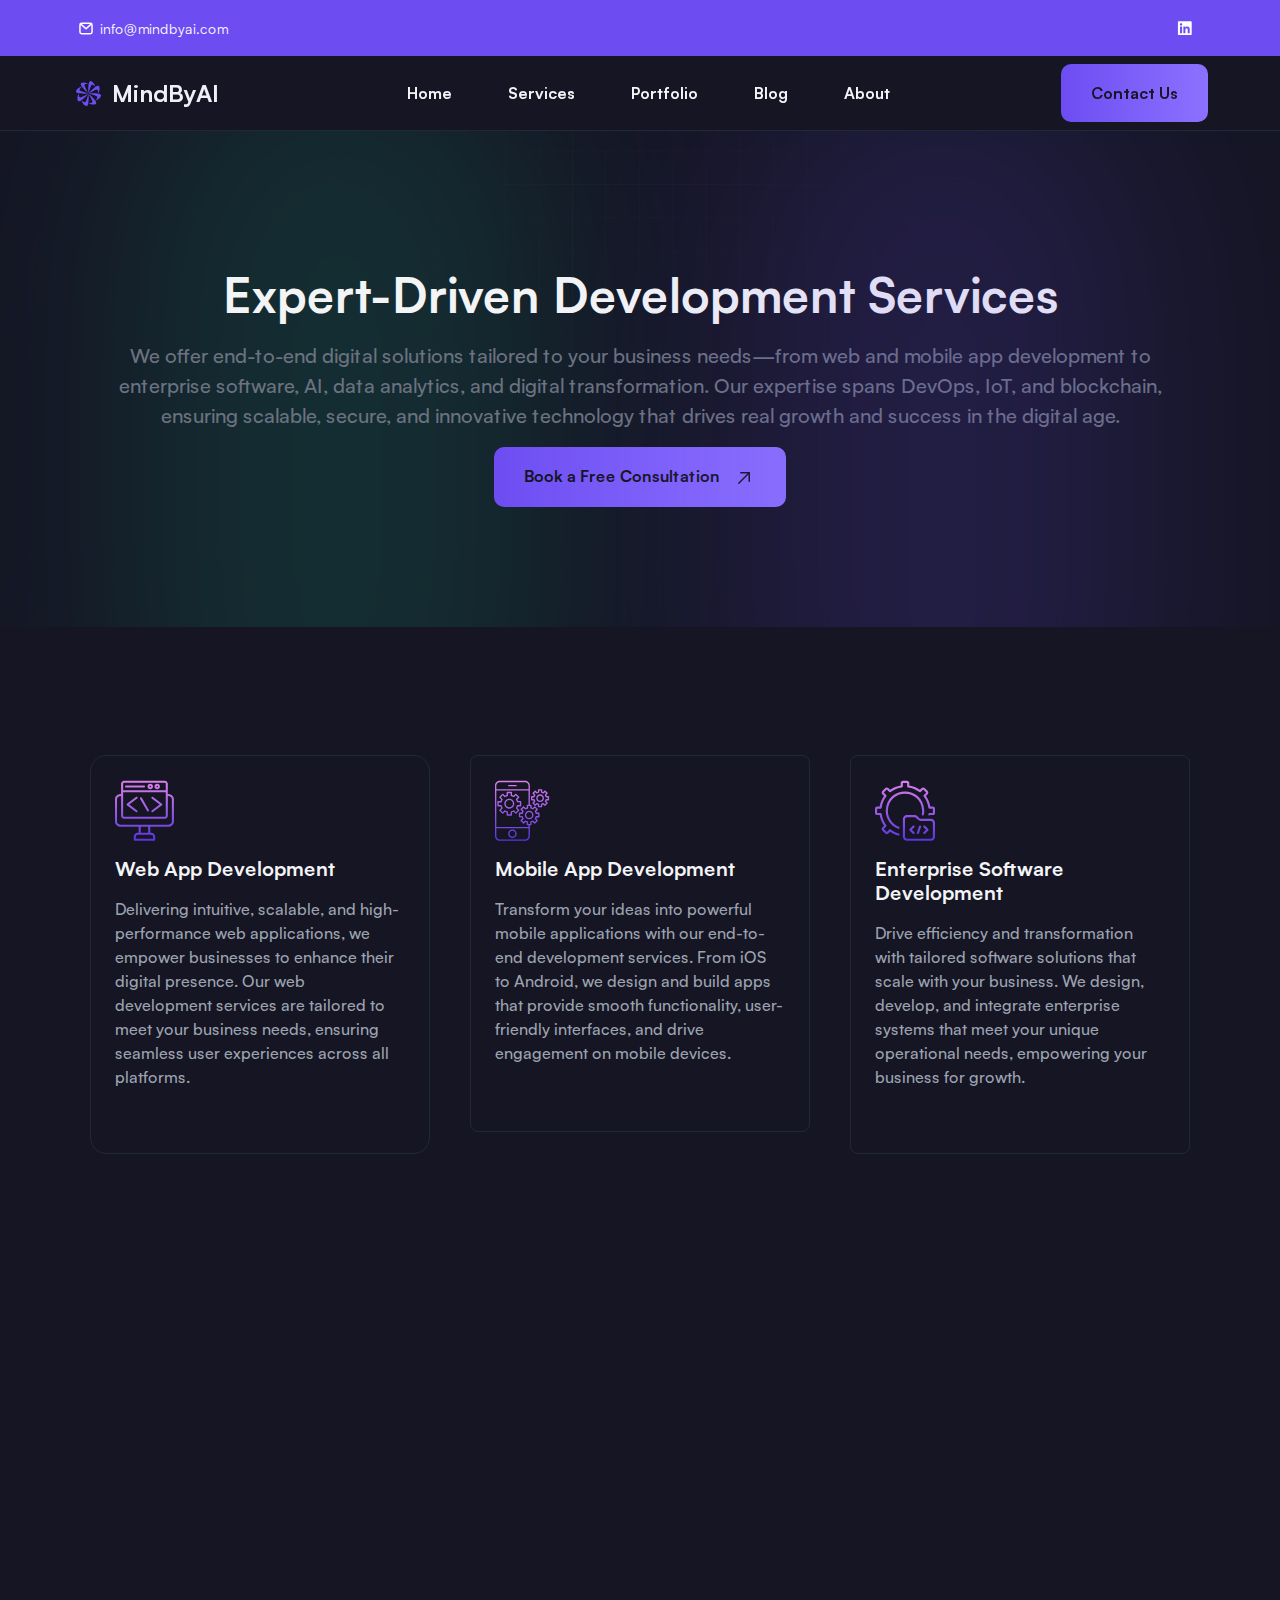
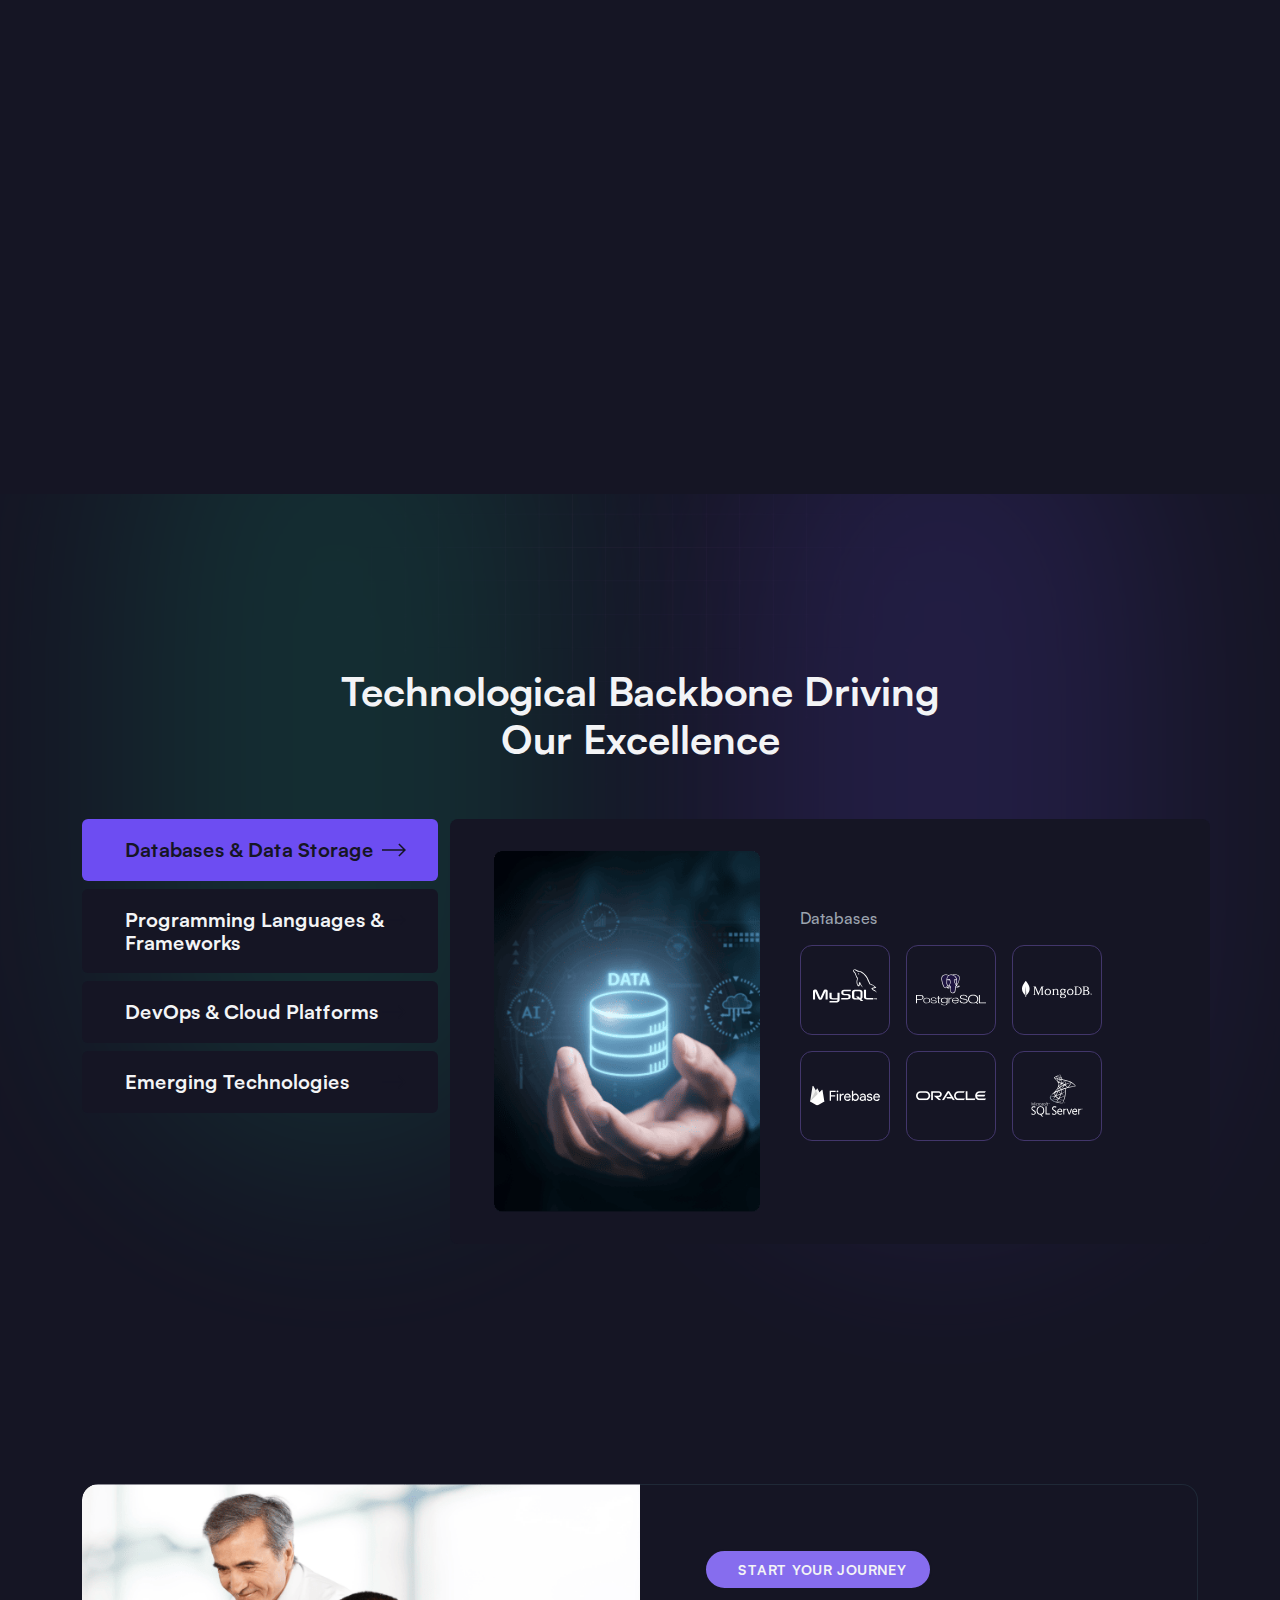
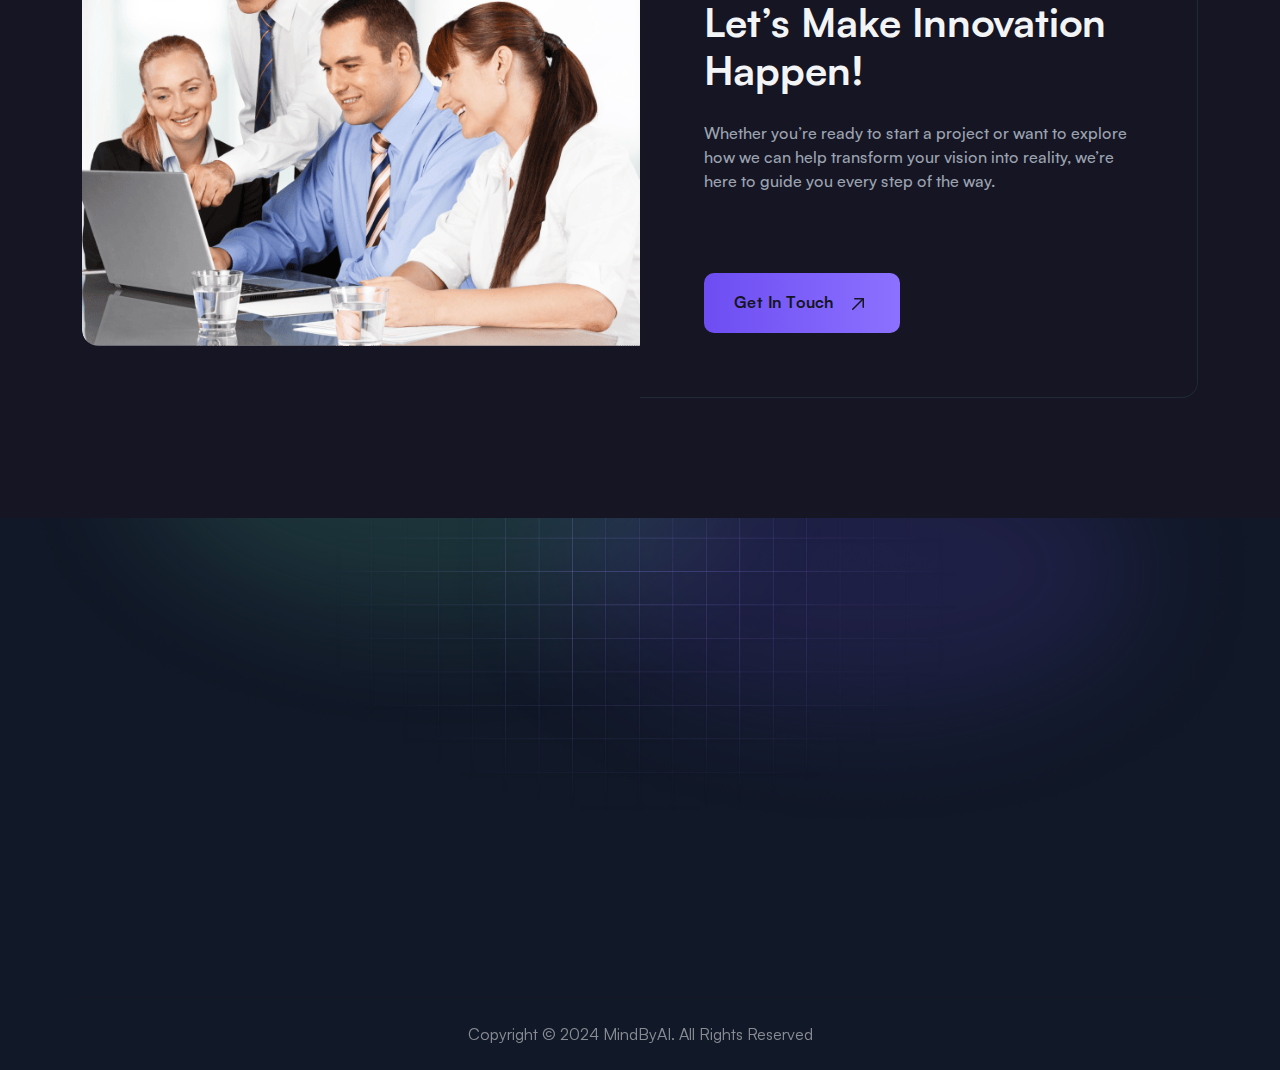
<file: services.html>
<!DOCTYPE html>
<html lang="en">
  <!-- Mirrored from infinia-bootstrap-demo.vercel.app/section-hero by HTTrack Website Copier/3.x [XR&CO'2014], Wed, 11 Sep 2024 10:49:56 GMT -->
  <!-- Added by HTTrack --><meta
    http-equiv="content-type"
    content="text/html;charset=utf-8"
  /><!-- /Added by HTTrack -->
  <head>
    <meta charset="UTF-8" />
    <meta name="viewport" content="width=device-width, initial-scale=1.0" />
    <meta http-equiv="x-ua-compatible" content="ie=edge" />
    <title>MindByAi</title>
    <script src="assets/js/vendors/color-modes.js"></script>
    <!-- Favicon icon-->
    <link
      rel="shortcut icon"
      type="image/x-icon"
      href="assets/imgs/template/favicon.svg"
    />
    <!-- Libs CSS -->
    <link rel="stylesheet" href="assets/css/vendors/bootstrap.min.css" />
    <link rel="stylesheet" href="assets/css/vendors/swiper-bundle.min.css" />
    <link rel="stylesheet" href="assets/css/vendors/aos.css" />
    <link rel="stylesheet" href="assets/css/vendors/odometer.css" />
    <link rel="stylesheet" href="assets/css/vendors/carouselTicker.css" />
    <link rel="stylesheet" href="assets/css/vendors/magnific-popup.css" />
    <link
      rel="stylesheet"
      href="assets/fonts/bootstrap-icons/bootstrap-icons.min.css"
    />
    <link rel="stylesheet" href="assets/fonts/boxicons/boxicons.min.css" />
    <link rel="stylesheet" href="assets/fonts/satoshi/satoshi.css" />
    <!-- Main CSS -->
    <link rel="stylesheet" href="assets/css/main.css" />
    <link rel="stylesheet" href="assets/mystyle.css" />
  </head>

  <body>
    <!-- prettier-ignore -->
    <!--Preloader-->
    <div id="preloader">
      <div id="loader" class="loader">
        <div class="loader-container text-centẻ">
          <div class="loader-icon">
            <img src="assets/imgs/template/loaderIcon.svg" alt="Preloader" />
            <p>Loading...</p>
          </div>
        </div>
      </div>
    </div>
    <!--Preloader-end -->
       <!--top-bar-->
    <div class="top-bar position-relative z-4">
      <div class="container-fluid bg-primary">
        <div class="container-fluid py-2 px-8">
          <div
            class="d-flex flex-column flex-lg-row justify-content-between align-items-center"
          >
            <div
              class="d-flex flex-wrap align-items-center justify-content-center justify-content-lg-start"
            >
              <a
                href="mailto:contact@infinia.com"
                class="pe-4 d-none d-md-flex"
              >
                <svg
                  xmlns="http://www.w3.org/2000/svg"
                  width="20"
                  height="21"
                  viewBox="0 0 20 21"
                  fill="none"
                >
                  <path
                    d="M3.9585 6.95834C3.9585 6.03786 4.70469 5.29167 5.62516 5.29167H14.3752C15.2957 5.29167 16.0418 6.03786 16.0418 6.95834V14.0417C16.0418 14.9622 15.2957 15.7083 14.3752 15.7083H5.62516C4.70469 15.7083 3.9585 14.9622 3.9585 14.0417V6.95834Z"
                    stroke="white"
                    stroke-width="1.5"
                    stroke-linecap="round"
                    stroke-linejoin="round"
                  />
                  <path
                    d="M4.5835 5.91667L10.0002 10.7083L15.4168 5.91667"
                    stroke="white"
                    stroke-width="1.5"
                    stroke-linecap="round"
                    stroke-linejoin="round"
                  />
                </svg>
                <span class="text-white ps-1 fs-7">info@mindbyai.com</span>
              </a>
            </div>
            <div
              class="d-flex d-none d-lg-flex align-items-center justify-content-center justify-content-lg-end"
            >
              <!-- <a
                href="https://www.facebook.com/"
                class="text-white icon-shape icon-md"
              >
                <svg
                  xmlns="http://www.w3.org/2000/svg"
                  width="9"
                  height="17"
                  viewBox="0 0 9 17"
                  fill="none"
                >
                  <path
                    d="M8.22314 9.20334H5.91602V16.094H2.83984V9.20334H0.317383V6.37326H2.83984V4.18918C2.83984 1.72824 4.31641 0.343964 6.56201 0.343964C7.63867 0.343964 8.77686 0.559296 8.77686 0.559296V2.98947H7.51562C6.28516 2.98947 5.91602 3.72775 5.91602 4.52756V6.37326H8.65381L8.22314 9.20334Z"
                    fill="white"
                  />
                </svg>
              </a>
              <a
                href="https://twitter.com/"
                class="text-white icon-shape icon-md"
              >
                <svg
                  xmlns="http://www.w3.org/2000/svg"
                  width="15"
                  height="14"
                  viewBox="0 0 15 14"
                  fill="none"
                >
                  <path
                    d="M11.2163 0.820312H13.3696L8.63232 6.26514L14.231 13.6172H9.86279L6.41748 9.15674L2.51074 13.6172H0.32666L5.40234 7.83398L0.0498047 0.820312H4.54102L7.61719 4.91162L11.2163 0.820312ZM10.4473 12.3252H11.647L3.89502 2.05078H2.60303L10.4473 12.3252Z"
                    fill="white"
                  />
                </svg>
              </a> -->
              <a
                href="https://www.linkedin.com/"
                class="text-white icon-shape icon-md"
              >
                <svg
                  xmlns="http://www.w3.org/2000/svg"
                  width="15"
                  height="15"
                  viewBox="0 0 15 15"
                  fill="none"
                >
                  <path
                    d="M13.7188 0.328537C14.2417 0.328537 14.7031 0.789963 14.7031 1.34367V13.1254C14.7031 13.6791 14.2417 14.1098 13.7188 14.1098H1.87549C1.35254 14.1098 0.921875 13.6791 0.921875 13.1254V1.34367C0.921875 0.789963 1.35254 0.328537 1.87549 0.328537H13.7188ZM5.07471 12.141V5.58879H3.04443V12.141H5.07471ZM4.05957 4.66594C4.70557 4.66594 5.22852 4.14299 5.22852 3.49699C5.22852 2.851 4.70557 2.29729 4.05957 2.29729C3.38281 2.29729 2.85986 2.851 2.85986 3.49699C2.85986 4.14299 3.38281 4.66594 4.05957 4.66594ZM12.7344 12.141V8.54192C12.7344 6.7885 12.3345 5.40422 10.2734 5.40422C9.28906 5.40422 8.6123 5.95793 8.33545 6.48088H8.30469V5.58879H6.3667V12.141H8.39697V8.91106C8.39697 8.04973 8.55078 7.21916 9.62744 7.21916C10.6733 7.21916 10.6733 8.20354 10.6733 8.94182V12.141H12.7344Z"
                    fill="white"
                  />
                </svg>
              </a>
            </div>
          </div>
        </div>
      </div>
    </div>

    <!-- Navbar -->
    <header>
      <nav
        class="navbar navbar-expand-lg navbar-light w-100 border-bottom z-999"
      >
        <div class="container-fluid px-lg-8">
          <a
            class="navbar-brand d-flex main-logo align-items-center"
            href="index.html"
          >
            <img
              src="assets/imgs/template/favicon.svg"
              style="width: 40px; padding-right: 7px"
              alt="infinia"
            />
            <span>MindByAI</span>
          </a>
          <div class="d-none d-lg-flex">
            <ul class="navbar-nav mx-auto gap-4 align-items-lg-center">
              <li class="nav-item dropdown menu-item-has-children">
                <a
                  class="nav-link fw-bold d-flex align-items-center"
                  href="./index.html"
                >
                  Home
                </a>
              </li>
              <li class="nav-item dropdown menu-item-has-children">
                <a
                  class="nav-link fw-bold d-flex align-items-center"
                  href="./services.html"
                >
                  Services
                </a>
              </li>
              <li class="nav-item dropdown menu-item-has-children">
                <a
                  class="nav-link fw-bold d-flex align-items-center"
                  href="./portfolio.html"
                >
                  Portfolio
                </a>
              </li>
              <li class="nav-item dropdown menu-item-has-children">
                <a
                  class="nav-link fw-bold d-flex align-items-center"
                  href="./blog.html"
                >
                  Blog
                </a>
              </li>
              <li class="nav-item dropdown menu-item-has-children">
                <a
                  class="nav-link fw-bold d-flex align-items-center"
                  href="./about.html"
                >
                  About
                </a>
              </li>
            </ul>
          </div>
          <div class="d-flex align-items-center pe-5 pe-lg-0 me-5 me-lg-0">
            <!-- <div
              class="dark-light-switcher d-flex justify-content-center align-items-center icon-shape icon-md border bg-white rounded-3 ms-3 me-md-3 me-0"
            >
              <i class="bi theme-icon bi-sun-fill"></i>
              <i class="bi theme-icon bi-moon-stars-fill"></i>
            </div> -->
            <a href="./contact.html" class="btn btn-gradient d-none d-md-block">
              Contact Us
            </a>
            <div class="burger-icon burger-icon-white border rounded-3">
              <span class="burger-icon-top"></span>
              <span class="burger-icon-mid"></span>
              <span class="burger-icon-bottom"></span>
            </div>
          </div>
        </div>
      </nav>
      <!-- offCanvas-menu -->

      <div class="offCanvas__overly"></div>

      <div
        class="mobile-header-active mobile-header-wrapper-style perfect-scrollbar button-bg-2"
      >
        <div class="mobile-header-wrapper-inner">
          <div class="mobile-header-logo">
            <a
              class="navbar-brand d-flex main-logo align-items-center"
              href="index.html"
            >
              <img
                src="assets/imgs/template/favicon.svg"
                style="width: 40px; padding-right: 7px"
                alt="infinia"
              />
              <span>MindByAI</span>
            </a>
            <div class="burger-icon burger-icon-white border rounded-3">
              <span class="burger-icon-top"></span>
              <span class="burger-icon-mid"></span>
              <span class="burger-icon-bottom"></span>
            </div>
          </div>

          <div class="mobile-header-content-area">
            <div class="perfect-scroll">
              <div class="mobile-menu-wrap mobile-header-border">
                <nav>
                  <ul class="mobile-menu font-heading ps-0">
                    <li class="nav-item dropdown menu-item-has-children">
                      <a
                        class="nav-link fw-bold d-flex align-items-center"
                        href="./index.html"
                      >
                        Home
                      </a>
                    </li>
                    <li class="nav-item dropdown menu-item-has-children">
                      <a
                        class="nav-link fw-bold d-flex align-items-center"
                        href="./services.html"
                      >
                        Services
                      </a>
                    </li>
                    <li class="nav-item dropdown menu-item-has-children">
                      <a
                        class="nav-link fw-bold d-flex align-items-center"
                        href="./portfolio.html"
                      >
                        Portfolio
                      </a>
                    </li>
                    <li class="nav-item dropdown menu-item-has-children">
                      <a
                        class="nav-link fw-bold d-flex align-items-center"
                        href="./blog.html"
                      >
                        Blog
                      </a>
                    </li>
                    <li class="nav-item dropdown menu-item-has-children">
                      <a
                        class="nav-link fw-bold d-flex align-items-center"
                        href="./about.html"
                      >
                        About
                      </a>
                    </li>
                  </ul>
                </nav>
              </div>
            </div>
          </div>
        </div>
      </div>
    </header>
  <main>
    <!--==================================
    Inner Header Start  Here
===================================-->

<section class="section-testimonial-13 position-relative section-padding fix">
    <div class="container position-relative z-1">
        <div class="row ">
            <div class="col-lg-12 mx-lg-auto">
                <div class="text-center mb-lg-0 mb-5">
                    <h5 class="ds-5 my-3 ">Expert-Driven Development Services</span></h5>
                    <p class="fs-5 mb-0 text-500">We offer end-to-end digital solutions tailored to your business needs—from web and mobile app development to enterprise software, AI, data analytics, and digital transformation. Our expertise spans DevOps, IoT, and blockchain, ensuring scalable, secure, and innovative technology that drives real growth and success in the digital age.</p>
                    <div class="d-flex flex-md-row flex-column align-items-center justify-content-center mt-3">
                            <a href="./contact.html" class="btn btn-gradient">
                                Book a Free Consultation
                                <svg class="ms-2" xmlns="http://www.w3.org/2000/svg" width="24" height="24" viewBox="0 0 24 24" fill="none">
                                    <path class="stroke-white" d="M17.25 15.25V6.75H8.75" stroke="white" stroke-width="1.5" stroke-linecap="round" stroke-linejoin="round"></path>
                                    <path class="stroke-white" d="M17 7L6.75 17.25" stroke="white" stroke-width="1.5" stroke-linecap="round" stroke-linejoin="round"></path>
                                </svg>
                            </a>
                        </div>
                </div>
            </div>
        </div>
    </div>
    <div class="position-absolute top-0 start-50 translate-middle-x z-0">
        <img src="assets/imgs/line-bg.png" alt="" title="" height="" width="">
    </div>
    <div class="rotate-center ellipse-rotate-success bg-DB  position-absolute z-0"></div>
    <div class="rotate-center-rev ellipse-rotate-primary bg-59 position-absolute z-1"></div>
</section>
<!--==================================
    Inner Header End  Here
===================================-->

    <!--==================================
        Services Start  Here
    ===================================-->

    <section class="section-services-4 bg-opacity position-relative fix section-padding">
        <div class="container position-relative z-2">
        
            <div class="row  position-relative align-items-baseline">
                <div class="col-lg-4 d-flex flex-column gap-0 gap-lg-4">
                    <div class="p-2  rounded-4 shadow-1  position-relative z-1 hover-up" data-aos="fade-zoom-in" data-aos-delay="100">
                        <div class="card-service custom-service  our-border bg-opacity-2 p-4 border rounded-4">
                            <img src="assets/imgs/icons/icon_web_development.svg" alt="" title="" height="" width="">
                            <h6 class="my-3">Web App Development</h6>
                            <p class="mb-6">Delivering intuitive, scalable, and high-performance web applications, we empower businesses to enhance their digital presence. Our web development services are tailored to meet your business needs, ensuring seamless user experiences across all platforms.</p>
                          
                        </div>
                    </div>
                    <div class="p-2  rounded-4 shadow-1  position-relative z-1 hover-up" data-aos="fade-zoom-in" data-aos-delay="200">
                        <div class="card-service custom-service  our-border bg-opacity-2 border p-4 rounded-3">
                            <img src="assets/imgs/icons/icon_artificial_intelligence.svg" alt="" title="" height="" width="">
                            <h6 class="my-3">Artificial Intelligence</h6>
                            <p class="mb-6">Leverage AI to unlock powerful insights and automation. From predictive analytics to intelligent automation, we help you harness the full potential of AI to streamline processes, drive smarter decisions, and stay competitive.</p>
                           
                        </div>
                    </div>
                </div>
                <div class="col-lg-4 d-flex flex-column gap-0 gap-lg-4">
                    <div class="p-2   rounded-4 shadow-1  position-relative z-1 hover-up" data-aos="fade-zoom-in" data-aos-delay="200">
                        <div class="card-service custom-service our-border bg-opacity-2 p-4 border rounded-3">
                            <img src="assets/imgs/icons/icon_mobile_development.svg" alt="" title="" height="" width="">
                            <h6 class="my-3">Mobile App Development</h6>
                            <p class="mb-6">Transform your ideas into powerful mobile applications with our end-to-end development services. From iOS to Android, we design and build apps that provide smooth functionality, user-friendly interfaces, and drive engagement on mobile devices.</p>
                          
                        </div>
                    </div>
                    <div class="p-2  rounded-4 shadow-1  position-relative z-1 hover-up" data-aos="fade-zoom-in" data-aos-delay="100">
                        <div class="card-service custom-service our-border bg-opacity-2 p-4 border rounded-3">
                            <img src="assets/imgs/icons/icon_data_analytics.svg" alt="" title="" height="" width="">
                            <h6 class="my-3">Data & Analytics</h6>
                            <p class="mb-6">Turn data into actionable insights. Our advanced data solutions help you collect, analyze, and visualize critical information, allowing your business to make informed decisions and optimize performance.</p>
                          
                        </div>
                    </div>
                    <div class="p-2   rounded-4 shadow-1  position-relative z-1 hover-up hover-up" data-aos="fade-zoom-in" data-aos-delay="200">
                        <div class="card-service custom-service our-border bg-opacity-2 p-4 border rounded-3">
                            <img src="assets/imgs/icons/icon_iot.svg" alt="" title="" height="" width="">
                            <h6 class="my-3">Internet of Things (IoT) </h6>
                            <p class="mb-6">Unlock new possibilities with IoT-driven innovations. We design and deploy smart, interconnected systems that help you gather data, automate tasks, and optimize operations across devices.</p>
                           
                        </div>
                    </div>
                </div>
                <div class="col-lg-4 d-flex flex-column gap-0 gap-lg-4">
                    <div class="p-2  rounded-4 shadow-1  position-relative z-1 hover-up hover-up" data-aos="fade-zoom-in" data-aos-delay="200">
                        <div class="card-service custom-service our-border bg-opacity-2  p-4 border rounded-3">
                            <img src="assets/imgs/icons/icon_software_development.svg" alt="" title="" height="" width="">
                            <h6 class="my-3">Enterprise Software Development </h6>
                            <p class="mb-6">Drive efficiency and transformation with tailored software solutions that scale with your business. We design, develop, and integrate enterprise systems that meet your unique operational needs, empowering your business for growth.</p>
                          
                        </div>
                    </div>
                    <div class="p-2  rounded-4 shadow-1  position-relative z-1 hover-up" data-aos="fade-zoom-in" data-aos-delay="300">
                        <div class="card-service custom-service our-border bg-opacity-2  p-4 border rounded-3">
                            <img src="assets/imgs/icons/icon_digital_marketing.svg" alt="" title="" height="" width="">
                            <h6 class="my-3">Digital Transformation</h6>
                            <p class="mb-6">Transform your business for the digital age. We guide you through every step of your digital transformation journey, from adopting the latest technologies to optimizing workflows for agility, innovation, and long-term success.</p>
                           
                        </div>
                    </div>
                </div>
                
            </div>
        </div>
        
    </section>

    <!--==================================
        Services End  Here
    ===================================-->

        <!--==================================
            Our Tech Start Here
    ===================================-->

    <section class="section-services-4 bg-opacity-5  position-relative fix section-padding">
        <div class="container position-relative  z-2">
            <div class="text-center ">
                <div class="d-flex align-items-center justify-content-center bg-primary-light  d-inline-flex rounded-pill px-4 py-2" data-aos="zoom-in" data-aos-delay="100">
                 
                    <span class="tag-spacing fs-7 fw-bold  ms-2 text-uppercase">Our Tech-Stack</span>
                </div>
                <h3 class="ds-6 my-3 four-t">Technological Backbone Driving <br> Our Excellence</h3>
            </div>
            <div class="row  pt-0 pt-md-6">
                <div class="col-lg-4">
                    <div class="d-flex align-items-start">
                        <div class="nav w-100 flex-column nav-pills" id="v-pills-tab" role="tablist" aria-orientation="vertical">
                            <button class="nav-link  pe-5 active justify-content-between d-flex " id="v-pills-financial-tab" data-bs-toggle="pill" data-bs-target="#v-pills-financial" type="button" role="tab" aria-controls="v-pills-financial" aria-selected="true">
                                Databases & Data Storage
                                <svg xmlns="http://www.w3.org/2000/svg" width="24" height="24" viewBox="0 0 24 24" fill="none">
                                    <path class="fill-white" d="M17.4177 5.41772L16.3487 6.48681L21.1059 11.244H0V12.756H21.1059L16.3487 17.5132L17.4177 18.5822L24 12L17.4177 5.41772Z" fill="white" />
                                </svg>
                            </button>
                            <button class="nav-link text-start  pe-5 justify-content-between d-flex custom-stact-btn" id="v-pills-business-tab" data-bs-toggle="pill" data-bs-target="#v-pills-business" type="button" role="tab" aria-controls="v-pills-business" aria-selected="false">
                                Programming Languages & Frameworks
                                <svg xmlns="http://www.w3.org/2000/svg" width="24" height="24" viewBox="0 0 24 24" fill="none">
                                    <path class="fill-white" d="M17.4177 5.41772L16.3487 6.48681L21.1059 11.244H0V12.756H21.1059L16.3487 17.5132L17.4177 18.5822L24 12L17.4177 5.41772Z" fill="white" />
                                </svg>
                            </button>
                            <button class="nav-link  pe-5 justify-content-between d-flex" id="v-pills-solicitory-tab" data-bs-toggle="pill" data-bs-target="#v-pills-solicitory" type="button" role="tab" aria-controls="v-pills-solicitory" aria-selected="false">
                                DevOps & Cloud Platforms
                                <svg xmlns="http://www.w3.org/2000/svg" width="24" height="24" viewBox="0 0 24 24" fill="none">
                                    <path class="fill-white" d="M17.4177 5.41772L16.3487 6.48681L21.1059 11.244H0V12.756H21.1059L16.3487 17.5132L17.4177 18.5822L24 12L17.4177 5.41772Z" fill="white" />
                                </svg>
                            </button>
                            <button class="nav-link  pe-5 justify-content-between d-flex" id="v-pills-hr-consultancy-tab" data-bs-toggle="pill" data-bs-target="#v-pills-hr-consultancy" type="button" role="tab" aria-controls="v-pills-hr-consultancy" aria-selected="false">
                                Emerging Technologies
                                <svg xmlns="http://www.w3.org/2000/svg" width="24" height="24" viewBox="0 0 24 24" fill="none">
                                    <path class="fill-white" d="M17.4177 5.41772L16.3487 6.48681L21.1059 11.244H0V12.756H21.1059L16.3487 17.5132L17.4177 18.5822L24 12L17.4177 5.41772Z" fill="white" />
                                </svg>
                            </button>
                        </div>
                    </div>
                </div>
                <div class="col-lg-8 ">
                    <div class="tab-content" id="v-pills-tabContent">
                        <div class="tab-pane fade show  active" id="v-pills-financial" role="tabpanel" aria-labelledby="v-pills-financial-tab" tabindex="0">
                            <div class="row align-items-center rounded-3 bg-white p-5 bg-opacity-2 tech-stack-sm">
                                <div class="col-lg-5 mb-lg-0 mb-5 tech-stack-sm-col">
                                    <img class="rounded-3 tech-stack-sm-img" src="assets/imgs/index-tect-stact-img.png" alt="" title="" height="" width="">
                                </div>
                                <div class="col-lg-7">
                                    <div class="p-lg-3">
                                        <p>Databases</p>
                                        <ul class="stack-ul">
                                            <li class="stack-li">
                                                <img src="assets/imgs/icons/mysql 1.svg" alt="" title="" height="" width="">
                                            </li>
                                            <li class="stack-li">
                                                <img src="assets/imgs/icons/postgres 1.svg" alt="" title="" height="" width="">
                                            </li>
                                            <li class="stack-li">
                                                <img src="assets/imgs/icons/mongodb 1.svg" alt="" title="" height="" width="">
                                            </li>
                                            <li class="stack-li">
                                                <img src="assets/imgs/icons/Firebase_Logo 1.svg" alt="" title="" height="" width="">
                                            </li>
                                            <li class="stack-li">
                                                <img src="assets/imgs/icons/oracle 1.svg" alt="" title="" height="" width="">
                                            </li>
                                            <li class="stack-li">
                                                <img src="assets/imgs/icons/mssql 2.svg" alt="" title="" height="" width="">
                                            </li>
                                        </ul>
                                    </div>
                                </div>
                            </div>
                        </div>
                        <div class="tab-pane fade show " id="v-pills-business" role="tabpanel" aria-labelledby="v-pills-business-tab" tabindex="0">
                        <div class="row align-items-center rounded-3 bg-white p-5 bg-opacity-2 tech-stack-sm">
                                <div class="col-lg-5 mb-lg-0 mb-5 tech-stack-sm-col">
                                    <img class="rounded-3 tech-stack-sm-img" src="assets/imgs/index-tect-stact-img.png" alt="" title="" height="" width="">
                                </div>
                                <div class="col-lg-7">
                                    <div class="p-lg-3">
                                        <p>Languages</p>
                                        <ul class="stack-ul">
                                            <li class="stack-li">
                                                <img src="assets/imgs/icons/javascript.svg" alt="" title="" height="" width="">
                                            </li>
                                            <li class="stack-li">
                                                <img src="assets/imgs/icons/python-icon.svg" alt="" title="" height="" width="">
                                            </li>
                                            <li class="stack-li">
                                                <img src="assets/imgs/icons/java.svg" alt="" title="" height="" width="">
                                            </li>
                                            <li class="stack-li">
                                                <img src="assets/imgs/icons/flutter-icon.svg" alt="" title="" height="" width="">
                                            </li>
                                            <li class="stack-li">
                                                <img src="assets/imgs/icons/swift.svg" alt="" title="" height="" width="">
                                            </li>
                                            <li class="stack-li">
                                                <img src="assets/imgs/icons/kotlin-1.svg" alt="" title="" height="" width="">
                                            </li>
                                        </ul>
                                    </div>
                                    <div class="p-lg-3">
                                        <p>Frameworks</p>
                                        <ul class="stack-ul">
                                            <li class="stack-li">
                                                <img src="assets/imgs/icons/react.svg" alt="" title="" height="" width="">
                                            </li>
                                            <li class="stack-li">
                                                <img src="assets/imgs/icons/angular.svg" alt="" title="" height="" width="">
                                            </li>
                                            <li class="stack-li">
                                                <img src="assets/imgs/icons/vue.js.svg" alt="" title="" height="" width="">
                                            </li>
                                            <li class="stack-li">
                                                <img src="assets/imgs/icons/node.js.svg" alt="" title="" height="" width="">
                                            </li>
                                            <li class="stack-li">
                                                <img src="assets/imgs/icons/django.svg" alt="" title="" height="" width="">
                                            </li>
                                            <li class="stack-li">
                                                <img src="assets/imgs/icons/kotlin-1.svg" alt="" title="" height="" width="">
                                            </li>
                                        </ul>
                                    </div>
                                </div>
                            </div>
                        </div>
                        <div class="tab-pane fade " id="v-pills-solicitory" role="tabpanel" aria-labelledby="v-pills-solicitory-tab" tabindex="0">
                        <div class="row align-items-center rounded-3 bg-white p-5 bg-opacity-2 tech-stack-sm">
                                <div class="col-lg-5 mb-lg-0 mb-5 tech-stack-sm-col">
                                    <img class="rounded-3 tech-stack-sm-img" src="assets/imgs/index-tect-stact-img.png" alt="" title="" height="" width="">
                                </div>
                                <div class="col-lg-7">
                                    <div class="p-lg-3">
                                        <p>Cloud Platforms</p>
                                        <ul class="stack-ul">
                                            <li class="stack-li">
                                                <img src="assets/imgs/icons/aws.svg" alt="" title="" height="" width="">
                                            </li>
                                            <li class="stack-li">
                                                <img src="assets/imgs/icons/google-cloud.svg" alt="" title="" height="" width="">
                                            </li>
                                            <li class="stack-li">
                                                <img src="assets/imgs/icons/microsoft-azure.svg" alt="" title="" height="" width="">
                                            </li>
                                        </ul>
                                    </div>
                                    <div class="p-lg-3">
                                        <p>DevOps Tools</p>
                                        <ul class="stack-ul">
                                            <li class="stack-li">
                                                <img src="assets/imgs/icons/azure-devops-svgrepo-com.svg" alt="" title="" height="" width="">
                                            </li>
                                            <li class="stack-li">
                                                <img src="assets/imgs/icons/docker-svgrepo-com.svg" alt="" title="" height="" width="">
                                            </li>
                                            <li class="stack-li">
                                                <img src="assets/imgs/icons/kubernetes-svgrepo-com.svg" alt="" title="" height="" width="">
                                            </li>
                                            <li class="stack-li">
                                                <img src="assets/imgs/icons/jenkins-svgrepo-com.svg" alt="" title="" height="" width="">
                                            </li>
                                            <li class="stack-li">
                                                <img src="assets/imgs/icons/gitlab-ar21.svg" alt="" title="" height="" width="">
                                            </li>
                                            <li class="stack-li">
                                                <img src="assets/imgs/icons/ansible-ar21.svg" alt="" title="" height="" width="">
                                            </li>
                                        </ul>
                                    </div>
                                </div>
                            </div>
                        </div>
                        <div class="tab-pane fade" id="v-pills-hr-consultancy" role="tabpanel" aria-labelledby="v-pills-hr-consultancy-tab" tabindex="0">
                        <div class="row align-items-center rounded-3 bg-white p-5 bg-opacity-2 tech-stack-sm">
                                <div class="col-lg-5 mb-lg-0 mb-5 tech-stack-sm-col">
                                    <img class="rounded-3 tech-stack-sm-img" src="assets/imgs/index-tect-stact-img.png" alt="" title="" height="" width="">
                                </div>
                                <div class="col-lg-7">
                                    <div class="p-lg-3">
                                        <p>AI & ML</p>
                                        <ul class="stack-ul">
                                            <li class="stack-li">
                                                <img src="assets/imgs/icons/tensorflow-ar21.svg" alt="" title="" height="" width="">
                                            </li>
                                            <li class="stack-li">
                                                <img src="assets/imgs/icons/pytorch-ar21.svg" alt="" title="" height="" width="">
                                            </li>
                                            <li class="stack-li">
                                                <img src="assets/imgs/icons/openai-svgrepo-com.svg" alt="" title="" height="" width="">
                                            </li>
                                            <li class="stack-li">
                                                <img src="assets/imgs/icons/microsoft_powerbi-ar21.svg" alt="" title="" height="" width="">
                                            </li>
                                        </ul>
                                    </div>
                                    <div class="p-lg-3">
                                        <p>IoT</p>
                                        <ul class="stack-ul">
                                            <li class="stack-li">
                                                <img src="assets/imgs/icons/aws.svg" alt="" title="" height="" width="">
                                            </li>
                                            <li class="stack-li">
                                                <img src="assets/imgs/icons/azure-devops-svgrepo-com.svg" alt="" title="" height="" width="">
                                            </li>
                                            <li class="stack-li">
                                                <img src="assets/imgs/icons/google-cloud.svg" alt="" title="" height="" width="">
                                            </li>
                                            <li class="stack-li">
                                                <img src="assets/imgs/icons/microsoft_powerbi-ar21.svg" alt="" title="" height="" width="">
                                            </li>
                                        </ul>
                                    </div>
                                    <div class="p-lg-3">
                                        <p>Blockchain</p>
                                        <ul class="stack-ul">
                                            <li class="stack-li">
                                                <img src="assets/imgs/icons/ethereum-svgrepo-com.svg" alt="" title="" height="" width="">
                                            </li>
                                            <li class="stack-li">
                                                <img src="assets/imgs/icons/hyperledger-ar21.svg" alt="" title="" height="" width="">
                                            </li>
                                            <li class="stack-li">
                                                <img src="assets/imgs/icons/corda.svg" alt="" title="" height="" width="">
                                            </li>
                                        </ul>
                                    </div>
                                </div>
                            </div>
                        </div>
                    </div>
                </div>
            </div>
        
        </div>
        <div class="position-absolute top-0 start-50 translate-middle-x z-0">
            <img src="assets/imgs/line-bg.png" alt="" title="" height="" width="" />
        </div>
        <div class="rotate-center ellipse-rotate-success bg-DB position-absolute z-0"></div>
        <div class="rotate-center-rev ellipse-rotate-primary bg-59 position-absolute z-1"></div>
    </section>

<!--==================================
        Our Tech End Here
===================================-->


    <!--==================================
          Innovation Start here
    ===================================-->

    <section class="section-cta-6 position-relative section-padding fix">
        <div class="container">
            <div class="row">
                <div class="col-lg-6 pe-lg-0">
                    <div class="zoom-img rounded-end-lg-0 rounded-4">
                        <img class="rounded-end-lg-0 rounded-4" src="assets/imgs/index-innovation.png" alt="infinia">
                    </div>
                </div>
            
                <div class="col-12 col-lg-6 ps-lg-0 align-self-stretch">
                    <div class="bg-white p-md-8 p-5 custom-contract rounded-start-lg-0 h-100 rounded-4 mt-lg-0 mt-5 border border-start-lg-0 shadow-1">
                        <div class="d-flex align-items-center  justify-content-center bg-primary-light border border-2 border-white d-inline-flex rounded-pill mb-2 px-4 py-2">
                            
                            <span class="tag-spacing fs-7 fw-bold  ms-2 text-uppercase">Start Your Journey</span>
                        </div>
                        <h1 class="fs-1">Let’s Make Innovation Happen!</h1>
                        <p class="mb-3 mb-lg-9">Whether you’re ready to start a project or want to explore how we can help transform your vision into reality, we’re here to guide you every step of the way.</p>
                        <div class="d-flex flex-md-row flex-column align-items-center justify-content-start">
                            <a href="./contact.html" class="btn btn-gradient">
                                Get In Touch
                                <svg class="ms-2" xmlns="http://www.w3.org/2000/svg" width="24" height="24" viewBox="0 0 24 24" fill="none">
                                    <path class="stroke-white" d="M17.25 15.25V6.75H8.75" stroke="white" stroke-width="1.5" stroke-linecap="round" stroke-linejoin="round"></path>
                                    <path class="stroke-white" d="M17 7L6.75 17.25" stroke="white" stroke-width="1.5" stroke-linecap="round" stroke-linejoin="round"></path>
                                </svg>
                            </a>
                            <!-- <a href="#" class="ms-md-5 mt-md-0 mt-5 text-decoration-underline fw-bold">How We Work</a> -->
                        </div>
                    </div>
                </div>
            </div>
        </div>
    </section>

    <!--==================================
          Innovation End here
    ===================================-->


     <!-- Footer 1 -->
     <footer>
      <div class="section-footer position-relative">
        <div class="container-fluid bgft-1">
          <div class="container position-relative z-2">
            <div class="row py-90 custom-footer-row">
              <div
                class="col-lg-6 footer-boxes-content"
                data-aos="fade-zoom-in"
                data-aos-delay="100"
              >
                <a
                  class="navbar-brand d-flex main-logo align-items-center"
                  href="index.html"
                >
                  <img
                    src="assets/imgs/template/favicon.svg"
                    style="width: 40px; padding-right: 7px"
                    alt="infinia"
                  />
                  <span>MindByAI</span>
                </a>
                <p
                  class="text-white fw-medium mt-3 mb-6 opacity-50 footer-desc"
                >
                  You may also realize cost savings from your energy efficient
                  choices in your custom home. Federal tax credits for some
                  green materials can allow you to deduct as much.
                </p>
                <div class="d-flex social-icons">
                  <!-- <a
                    href="https://www.facebook.com/"
                    class="text-white border border-end-0 border-light border-opacity-10 icon-shape icon-md"
                  >
                    <svg
                      xmlns="http://www.w3.org/2000/svg"
                      width="10"
                      height="17"
                      viewBox="0 0 10 17"
                      fill="none"
                    >
                      <path
                        d="M8.84863 9.20312H6.5415V16.0938H3.46533V9.20312H0.942871V6.37305H3.46533V4.18896C3.46533 1.72803 4.94189 0.34375 7.1875 0.34375C8.26416 0.34375 9.40234 0.559082 9.40234 0.559082V2.98926H8.14111C6.91064 2.98926 6.5415 3.72754 6.5415 4.52734V6.37305H9.2793L8.84863 9.20312Z"
                        fill="white"
                      />
                    </svg>
                  </a>
                  <a
                    href="https://twitter.com/"
                    class="text-white border border-end-0 border-light border-opacity-10 icon-shape icon-md"
                  >
                    <i class="bi bi-twitter-x"></i>
                  </a> -->
                  <a
                    href="https://www.linkedin.com/"
                    class="text-white border border-light border-opacity-10 icon-shape icon-md"
                  >
                    <i class="bi bi-linkedin"></i>
                  </a>
                </div>
              </div>
              <div class="col-lg-6">
                <div class="row footer-boxes-row">
                  <div
                    class="col-lg-6 col-md-4 col-6 footer-boxes-otr"
                    data-aos="fade-zoom-in"
                    data-aos-delay="400"
                  >
                    <h3
                      class="text-white opacity-50 fs-6 fw-black text-uppercase pb-3 pt-5"
                    >
                      Services
                    </h3>
                    <div
                      class="d-flex flex-column align-items-start footer-boxes-content"
                    >
                      <a
                        class="hover-effect text-white mb-2 fw-medium fs-6"
                        href="./services.html"
                        >Web App Development</a
                      >
                      <a
                        class="hover-effect text-white mb-2 fw-medium fs-6"
                        href="./services.html"
                        >Mobile App Development</a
                      >
                      <a
                        class="hover-effect text-white mb-2 fw-medium fs-6"
                        href="./services.html"
                        >Enterprise Software Development</a
                      >
                      <a
                        class="hover-effect text-white mb-2 fw-medium fs-6"
                        href="./services.html"
                        >Artificial Intelligence</a
                      >
                      <a
                        class="hover-effect text-white mb-2 fw-medium fs-6"
                        href="./services.html"
                        >Data & Analytics</a
                      >
                      <a
                        class="hover-effect text-white mb-2 fw-medium fs-6"
                        href="./services.html"
                        >Digital Transformation</a
                      >
                      <a
                        class="hover-effect text-white mb-2 fw-medium fs-6"
                        href="./services.html"
                        >Internet of Things (IoT)</a
                      >
                    </div>
                  </div>
                  <div
                    class="col-lg-6 col-md-4 col-6 footer-boxes-otr"
                    data-aos="fade-zoom-in"
                    data-aos-delay="500"
                  >
                    <h3
                      class="text-white opacity-50 fs-6 fw-black text-uppercase pb-3 pt-5"
                    >
                      Resource
                    </h3>
                    <div
                      class="d-flex flex-column align-items-start footer-boxes-content"
                    >
                      <a
                        class="hover-effect text-white mb-2 fw-medium fs-6"
                        href="./portfolio.html"
                        >Portfolio</a
                      >
                      <a
                        class="hover-effect text-white mb-2 fw-medium fs-6"
                        href="./blog.html"
                        >Blogs</a
                      >
                    </div>
                  </div>
                </div>
              </div>
            </div>
            <div
              class="row text-center py-4 border-top border-white border-opacity-10"
            >
              <span
                class="text-white opacity-50"
                data-aos="fade-zoom-in"
                data-aos-delay="200"
                >Copyright © 2024 MindByAI. All Rights Reserved</span
              >
            </div>
          </div>
        </div>
        <div class="position-absolute top-0 start-50 translate-middle-x z-0">
          <img src="assets/imgs/footer-1/line-bg.png" alt="infinia" />
        </div>
        <div class="position-absolute top-0 start-0 z-0">
          <img src="assets/imgs/footer-1/ellipse-left.png" alt="infinia" />
        </div>
        <div class="position-absolute top-0 end-0 z-0">
          <img src="assets/imgs/footer-1/ellipse-right.png" alt="infinia" />
        </div>
      </div>
    </footer>

  </main>

    <!-- Scroll top -->
    <div class="btn-scroll-top">
      <svg
        class="progress-square svg-content"
        width="100%"
        height="100%"
        viewBox="0 0 40 40"
      >
        <path
          d="M8 1H32C35.866 1 39 4.13401 39 8V32C39 35.866 35.866 39 32 39H8C4.13401 39 1 35.866 1 32V8C1 4.13401 4.13401 1 8 1Z"
        />
      </svg>
    </div>
    <!-- Libs JS -->
    <script src="assets/js/vendors/jquery-3.7.1.min.js"></script>
    <script src="assets/js/vendors/bootstrap.bundle.min.js"></script>
    <script src="assets/js/vendors/swiper-bundle.min.js"></script>
    <script src="assets/js/vendors/aos.js"></script>
    <script src="assets/js/vendors/wow.min.js"></script>
    <script src="assets/js/vendors/headhesive.min.js"></script>
    <script src="assets/js/vendors/smart-stick-nav.js"></script>
    <script src="assets/js/vendors/jquery.magnific-popup.min.js"></script>
    <script src="assets/js/vendors/gsap.min.js"></script>
    <script src="assets/js/vendors/imagesloaded.pkgd.min.js"></script>
    <script src="assets/js/vendors/isotope.pkgd.min.js"></script>
    <script src="assets/js/vendors/ScrollToPlugin.min.js"></script>
    <script src="assets/js/vendors/ScrollTrigger.min.js"></script>
    <script src="assets/js/vendors/jquery.carouselTicker.min.js"></script>
    <script src="assets/js/vendors/jquery.odometer.min.js"></script>
    <script src="assets/js/vendors/jquery.appear.js"></script>
    <script src="assets/js/vendors/gsap-custom.js"></script>
    <script src="assets/js/vendors/bouncing-blob.js"></script>
    <!-- Theme JS -->

    <script src="assets/js/main.js"></script>
    <!-- Other scripts -->
  </body>

  <!-- Mirrored from infinia-bootstrap-demo.vercel.app/section-hero by HTTrack Website Copier/3.x [XR&CO'2014], Wed, 11 Sep 2024 10:49:56 GMT -->
</html>
</file>
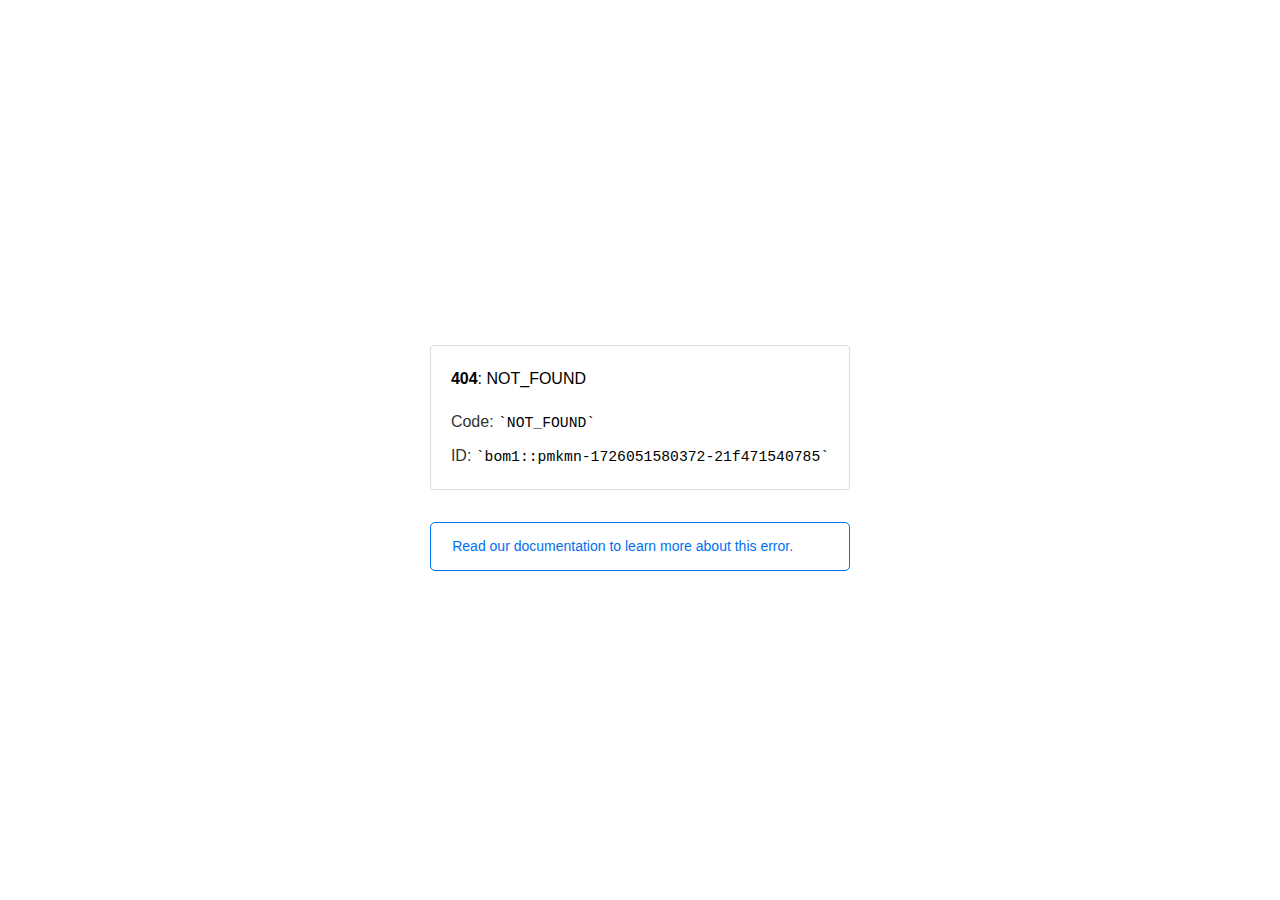
<file: assets/fonts/fonts/boxicons-2.html>
<!doctype html><html lang=en><meta charset=utf-8><meta name=viewport content="width=device-width,initial-scale=1"><meta name=theme-color content=#000><title>404: NOT_FOUND</title><style>html{font-size:62.5%;box-sizing:border-box;height:-webkit-fill-available}*,::after,::before{box-sizing:inherit}body{font-family:sf pro text,sf pro icons,helvetica neue,helvetica,arial,sans-serif;font-size:1.6rem;line-height:1.65;word-break:break-word;font-kerning:auto;font-variant:normal;-webkit-font-smoothing:antialiased;-moz-osx-font-smoothing:grayscale;text-rendering:optimizeLegibility;hyphens:auto;height:100vh;height:-webkit-fill-available;max-height:100vh;max-height:-webkit-fill-available;margin:0}::selection{background:#79ffe1}::-moz-selection{background:#79ffe1}a{cursor:pointer;color:#0070f3;text-decoration:none;transition:all .2s ease;border-bottom:1px solid #0000}a:hover{border-bottom:1px solid #0070f3}ul{padding:0;margin-left:1.5em;list-style-type:none}li{margin-bottom:10px}ul li:before{content:'\02013'}li:before{display:inline-block;color:#ccc;position:absolute;margin-left:-18px;transition:color .2s ease}code{font-family:Menlo,Monaco,Lucida Console,Liberation Mono,DejaVu Sans Mono,Bitstream Vera Sans Mono,Courier New,monospace,serif;font-size:.92em}code:after,code:before{content:'`'}.container{display:flex;justify-content:center;flex-direction:column;min-height:100%}main{max-width:80rem;padding:4rem 6rem;margin:auto}ul{margin-bottom:32px}.error-title{font-size:2rem;padding-left:22px;line-height:1.5;margin-bottom:24px}.error-title-guilty{border-left:2px solid #ed367f}.error-title-innocent{border-left:2px solid #59b89c}@media(max-width:500px){.owner-error{display:none}}main p{color:#333}.devinfo-container{border:1px solid #ddd;border-radius:4px;padding:2rem;display:flex;flex-direction:column;margin-bottom:32px}.error-code{margin:0;font-size:1.6rem;color:#000;margin-bottom:1.6rem}.devinfo-line{color:#333}.devinfo-line code,code,li{color:#000}.devinfo-line:not(:last-child){margin-bottom:8px}.docs-link,.contact-link{font-weight:500}header,footer,footer a{display:flex;justify-content:center;align-items:center}header,footer{min-height:100px;height:100px}header{border-bottom:1px solid #eaeaea}header h1{font-size:1.8rem;margin:0;font-weight:500}header p{font-size:1.3rem;margin:0;font-weight:500}.header-item{display:flex;padding:0 2rem;margin:2rem 0;text-decoration:line-through;color:#999}.header-item.active{color:#ff0080;text-decoration:none}.header-item.first{border-right:1px solid #eaeaea}.header-item-content{display:flex;flex-direction:column}.header-item-icon{margin-right:1rem;margin-top:.6rem}footer{border-top:1px solid #eaeaea}footer a{color:#000}footer a:hover{border-bottom-color:#0000}footer svg{margin-left:.8rem}.note{padding:8pt 16pt;border-radius:5px;border:1px solid #0070f3;font-size:14px;line-height:1.8;color:#0070f3}@media(max-width:500px){.devinfo-container .devinfo-line code{margin-top:.4rem}.devinfo-container .devinfo-line:not(:last-child){margin-bottom:1.6rem}.devinfo-container{margin-bottom:0}header{flex-direction:column;height:auto;min-height:auto;align-items:flex-start}.header-item.first{border-right:none;margin-bottom:0}main{padding:1rem 2rem}body{font-size:1.4rem;line-height:1.55}footer{display:none}.note{margin-top:16px}}</style><div class=container><main><p class=devinfo-container><span class=error-code><strong>404</strong>: NOT_FOUND</span>
<span class=devinfo-line>Code: <code>NOT_FOUND</code></span>
<span class=devinfo-line>ID: <code>bom1::pmkmn-1726051580372-21f471540785</code></p><a href=https://vercel.com/docs/errors/platform-error-codes#not_found class=owner-error><div class=note>Read our documentation to learn more about this error.</div></a></main></div>
</file>
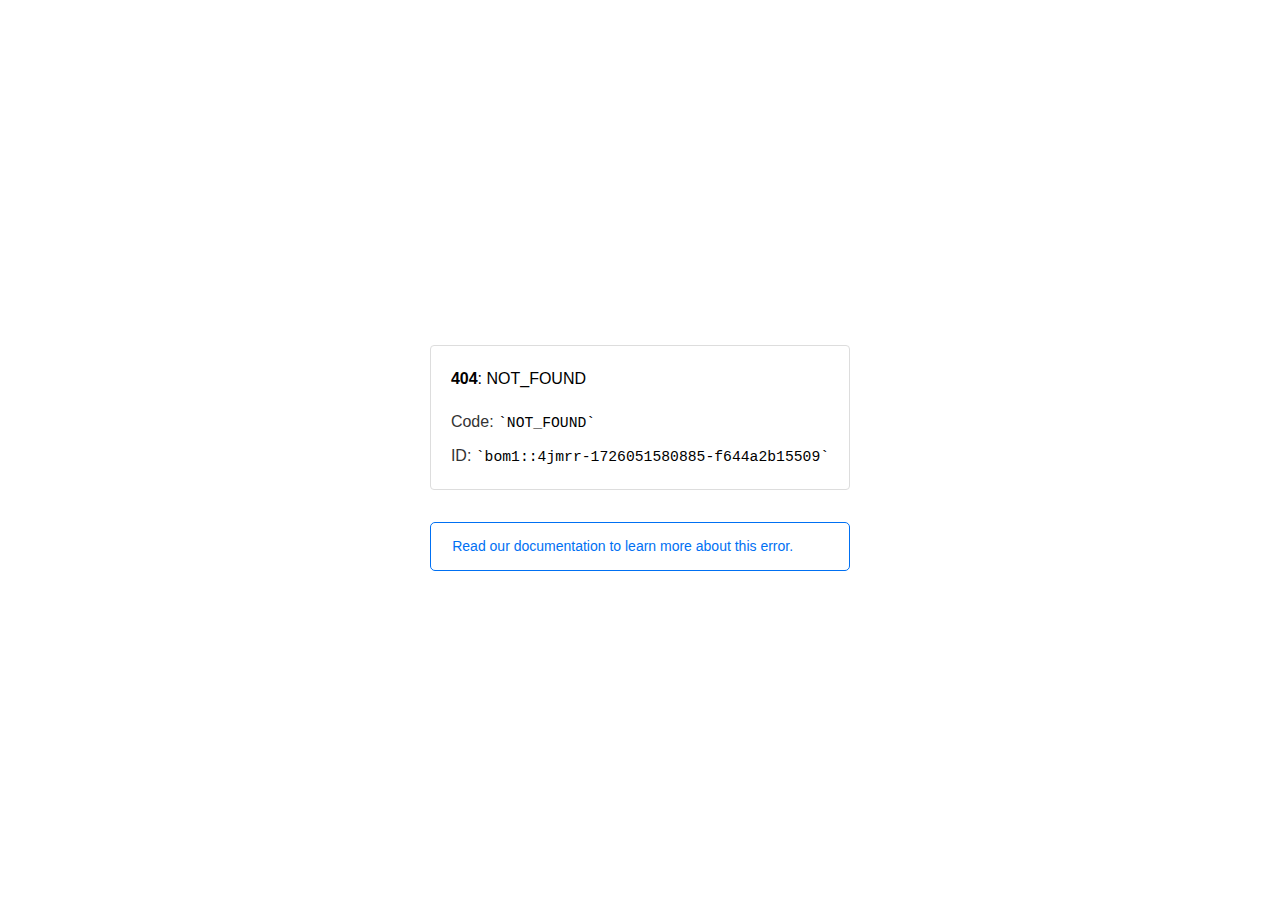
<file: assets/fonts/fonts/boxicons-3.html>
<!doctype html><html lang=en><meta charset=utf-8><meta name=viewport content="width=device-width,initial-scale=1"><meta name=theme-color content=#000><title>404: NOT_FOUND</title><style>html{font-size:62.5%;box-sizing:border-box;height:-webkit-fill-available}*,::after,::before{box-sizing:inherit}body{font-family:sf pro text,sf pro icons,helvetica neue,helvetica,arial,sans-serif;font-size:1.6rem;line-height:1.65;word-break:break-word;font-kerning:auto;font-variant:normal;-webkit-font-smoothing:antialiased;-moz-osx-font-smoothing:grayscale;text-rendering:optimizeLegibility;hyphens:auto;height:100vh;height:-webkit-fill-available;max-height:100vh;max-height:-webkit-fill-available;margin:0}::selection{background:#79ffe1}::-moz-selection{background:#79ffe1}a{cursor:pointer;color:#0070f3;text-decoration:none;transition:all .2s ease;border-bottom:1px solid #0000}a:hover{border-bottom:1px solid #0070f3}ul{padding:0;margin-left:1.5em;list-style-type:none}li{margin-bottom:10px}ul li:before{content:'\02013'}li:before{display:inline-block;color:#ccc;position:absolute;margin-left:-18px;transition:color .2s ease}code{font-family:Menlo,Monaco,Lucida Console,Liberation Mono,DejaVu Sans Mono,Bitstream Vera Sans Mono,Courier New,monospace,serif;font-size:.92em}code:after,code:before{content:'`'}.container{display:flex;justify-content:center;flex-direction:column;min-height:100%}main{max-width:80rem;padding:4rem 6rem;margin:auto}ul{margin-bottom:32px}.error-title{font-size:2rem;padding-left:22px;line-height:1.5;margin-bottom:24px}.error-title-guilty{border-left:2px solid #ed367f}.error-title-innocent{border-left:2px solid #59b89c}@media(max-width:500px){.owner-error{display:none}}main p{color:#333}.devinfo-container{border:1px solid #ddd;border-radius:4px;padding:2rem;display:flex;flex-direction:column;margin-bottom:32px}.error-code{margin:0;font-size:1.6rem;color:#000;margin-bottom:1.6rem}.devinfo-line{color:#333}.devinfo-line code,code,li{color:#000}.devinfo-line:not(:last-child){margin-bottom:8px}.docs-link,.contact-link{font-weight:500}header,footer,footer a{display:flex;justify-content:center;align-items:center}header,footer{min-height:100px;height:100px}header{border-bottom:1px solid #eaeaea}header h1{font-size:1.8rem;margin:0;font-weight:500}header p{font-size:1.3rem;margin:0;font-weight:500}.header-item{display:flex;padding:0 2rem;margin:2rem 0;text-decoration:line-through;color:#999}.header-item.active{color:#ff0080;text-decoration:none}.header-item.first{border-right:1px solid #eaeaea}.header-item-content{display:flex;flex-direction:column}.header-item-icon{margin-right:1rem;margin-top:.6rem}footer{border-top:1px solid #eaeaea}footer a{color:#000}footer a:hover{border-bottom-color:#0000}footer svg{margin-left:.8rem}.note{padding:8pt 16pt;border-radius:5px;border:1px solid #0070f3;font-size:14px;line-height:1.8;color:#0070f3}@media(max-width:500px){.devinfo-container .devinfo-line code{margin-top:.4rem}.devinfo-container .devinfo-line:not(:last-child){margin-bottom:1.6rem}.devinfo-container{margin-bottom:0}header{flex-direction:column;height:auto;min-height:auto;align-items:flex-start}.header-item.first{border-right:none;margin-bottom:0}main{padding:1rem 2rem}body{font-size:1.4rem;line-height:1.55}footer{display:none}.note{margin-top:16px}}</style><div class=container><main><p class=devinfo-container><span class=error-code><strong>404</strong>: NOT_FOUND</span>
<span class=devinfo-line>Code: <code>NOT_FOUND</code></span>
<span class=devinfo-line>ID: <code>bom1::4jmrr-1726051580885-f644a2b15509</code></p><a href=https://vercel.com/docs/errors/platform-error-codes#not_found class=owner-error><div class=note>Read our documentation to learn more about this error.</div></a></main></div>
</file>
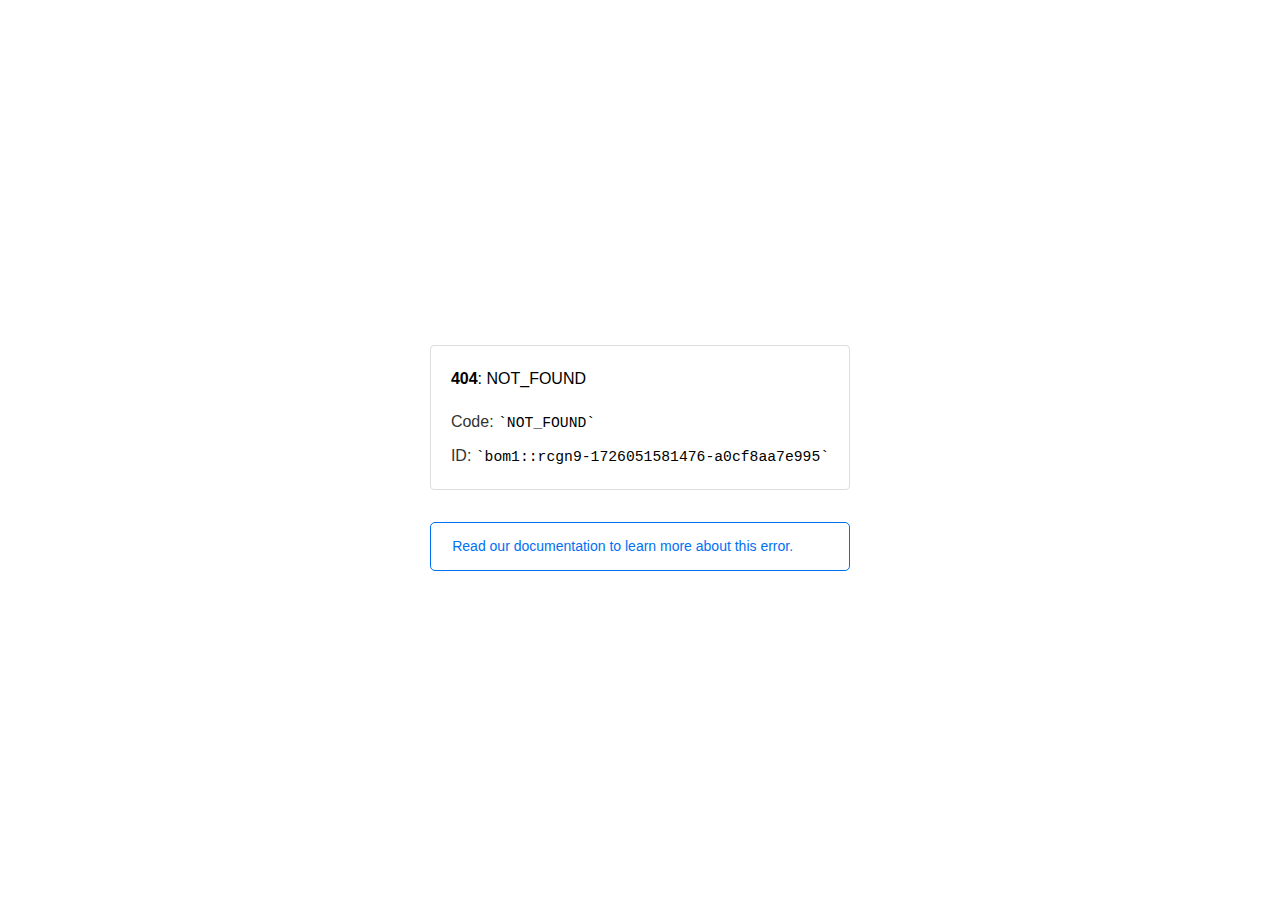
<file: assets/fonts/fonts/boxicons-4.html>
<!doctype html><html lang=en><meta charset=utf-8><meta name=viewport content="width=device-width,initial-scale=1"><meta name=theme-color content=#000><title>404: NOT_FOUND</title><style>html{font-size:62.5%;box-sizing:border-box;height:-webkit-fill-available}*,::after,::before{box-sizing:inherit}body{font-family:sf pro text,sf pro icons,helvetica neue,helvetica,arial,sans-serif;font-size:1.6rem;line-height:1.65;word-break:break-word;font-kerning:auto;font-variant:normal;-webkit-font-smoothing:antialiased;-moz-osx-font-smoothing:grayscale;text-rendering:optimizeLegibility;hyphens:auto;height:100vh;height:-webkit-fill-available;max-height:100vh;max-height:-webkit-fill-available;margin:0}::selection{background:#79ffe1}::-moz-selection{background:#79ffe1}a{cursor:pointer;color:#0070f3;text-decoration:none;transition:all .2s ease;border-bottom:1px solid #0000}a:hover{border-bottom:1px solid #0070f3}ul{padding:0;margin-left:1.5em;list-style-type:none}li{margin-bottom:10px}ul li:before{content:'\02013'}li:before{display:inline-block;color:#ccc;position:absolute;margin-left:-18px;transition:color .2s ease}code{font-family:Menlo,Monaco,Lucida Console,Liberation Mono,DejaVu Sans Mono,Bitstream Vera Sans Mono,Courier New,monospace,serif;font-size:.92em}code:after,code:before{content:'`'}.container{display:flex;justify-content:center;flex-direction:column;min-height:100%}main{max-width:80rem;padding:4rem 6rem;margin:auto}ul{margin-bottom:32px}.error-title{font-size:2rem;padding-left:22px;line-height:1.5;margin-bottom:24px}.error-title-guilty{border-left:2px solid #ed367f}.error-title-innocent{border-left:2px solid #59b89c}@media(max-width:500px){.owner-error{display:none}}main p{color:#333}.devinfo-container{border:1px solid #ddd;border-radius:4px;padding:2rem;display:flex;flex-direction:column;margin-bottom:32px}.error-code{margin:0;font-size:1.6rem;color:#000;margin-bottom:1.6rem}.devinfo-line{color:#333}.devinfo-line code,code,li{color:#000}.devinfo-line:not(:last-child){margin-bottom:8px}.docs-link,.contact-link{font-weight:500}header,footer,footer a{display:flex;justify-content:center;align-items:center}header,footer{min-height:100px;height:100px}header{border-bottom:1px solid #eaeaea}header h1{font-size:1.8rem;margin:0;font-weight:500}header p{font-size:1.3rem;margin:0;font-weight:500}.header-item{display:flex;padding:0 2rem;margin:2rem 0;text-decoration:line-through;color:#999}.header-item.active{color:#ff0080;text-decoration:none}.header-item.first{border-right:1px solid #eaeaea}.header-item-content{display:flex;flex-direction:column}.header-item-icon{margin-right:1rem;margin-top:.6rem}footer{border-top:1px solid #eaeaea}footer a{color:#000}footer a:hover{border-bottom-color:#0000}footer svg{margin-left:.8rem}.note{padding:8pt 16pt;border-radius:5px;border:1px solid #0070f3;font-size:14px;line-height:1.8;color:#0070f3}@media(max-width:500px){.devinfo-container .devinfo-line code{margin-top:.4rem}.devinfo-container .devinfo-line:not(:last-child){margin-bottom:1.6rem}.devinfo-container{margin-bottom:0}header{flex-direction:column;height:auto;min-height:auto;align-items:flex-start}.header-item.first{border-right:none;margin-bottom:0}main{padding:1rem 2rem}body{font-size:1.4rem;line-height:1.55}footer{display:none}.note{margin-top:16px}}</style><div class=container><main><p class=devinfo-container><span class=error-code><strong>404</strong>: NOT_FOUND</span>
<span class=devinfo-line>Code: <code>NOT_FOUND</code></span>
<span class=devinfo-line>ID: <code>bom1::rcgn9-1726051581476-a0cf8aa7e995</code></p><a href=https://vercel.com/docs/errors/platform-error-codes#not_found class=owner-error><div class=note>Read our documentation to learn more about this error.</div></a></main></div>
</file>
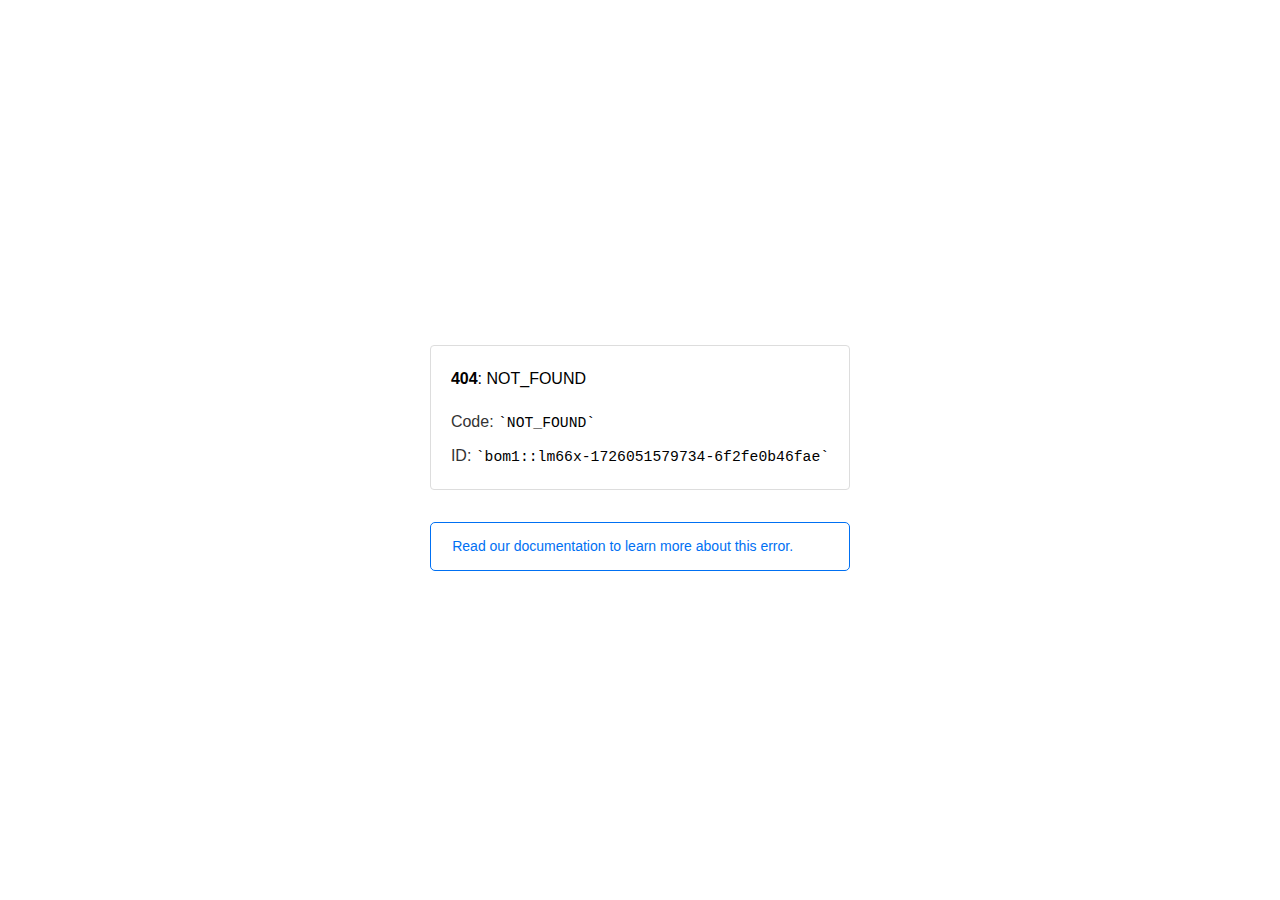
<file: assets/fonts/fonts/boxicons.html>
<!doctype html><html lang=en><meta charset=utf-8><meta name=viewport content="width=device-width,initial-scale=1"><meta name=theme-color content=#000><title>404: NOT_FOUND</title><style>html{font-size:62.5%;box-sizing:border-box;height:-webkit-fill-available}*,::after,::before{box-sizing:inherit}body{font-family:sf pro text,sf pro icons,helvetica neue,helvetica,arial,sans-serif;font-size:1.6rem;line-height:1.65;word-break:break-word;font-kerning:auto;font-variant:normal;-webkit-font-smoothing:antialiased;-moz-osx-font-smoothing:grayscale;text-rendering:optimizeLegibility;hyphens:auto;height:100vh;height:-webkit-fill-available;max-height:100vh;max-height:-webkit-fill-available;margin:0}::selection{background:#79ffe1}::-moz-selection{background:#79ffe1}a{cursor:pointer;color:#0070f3;text-decoration:none;transition:all .2s ease;border-bottom:1px solid #0000}a:hover{border-bottom:1px solid #0070f3}ul{padding:0;margin-left:1.5em;list-style-type:none}li{margin-bottom:10px}ul li:before{content:'\02013'}li:before{display:inline-block;color:#ccc;position:absolute;margin-left:-18px;transition:color .2s ease}code{font-family:Menlo,Monaco,Lucida Console,Liberation Mono,DejaVu Sans Mono,Bitstream Vera Sans Mono,Courier New,monospace,serif;font-size:.92em}code:after,code:before{content:'`'}.container{display:flex;justify-content:center;flex-direction:column;min-height:100%}main{max-width:80rem;padding:4rem 6rem;margin:auto}ul{margin-bottom:32px}.error-title{font-size:2rem;padding-left:22px;line-height:1.5;margin-bottom:24px}.error-title-guilty{border-left:2px solid #ed367f}.error-title-innocent{border-left:2px solid #59b89c}@media(max-width:500px){.owner-error{display:none}}main p{color:#333}.devinfo-container{border:1px solid #ddd;border-radius:4px;padding:2rem;display:flex;flex-direction:column;margin-bottom:32px}.error-code{margin:0;font-size:1.6rem;color:#000;margin-bottom:1.6rem}.devinfo-line{color:#333}.devinfo-line code,code,li{color:#000}.devinfo-line:not(:last-child){margin-bottom:8px}.docs-link,.contact-link{font-weight:500}header,footer,footer a{display:flex;justify-content:center;align-items:center}header,footer{min-height:100px;height:100px}header{border-bottom:1px solid #eaeaea}header h1{font-size:1.8rem;margin:0;font-weight:500}header p{font-size:1.3rem;margin:0;font-weight:500}.header-item{display:flex;padding:0 2rem;margin:2rem 0;text-decoration:line-through;color:#999}.header-item.active{color:#ff0080;text-decoration:none}.header-item.first{border-right:1px solid #eaeaea}.header-item-content{display:flex;flex-direction:column}.header-item-icon{margin-right:1rem;margin-top:.6rem}footer{border-top:1px solid #eaeaea}footer a{color:#000}footer a:hover{border-bottom-color:#0000}footer svg{margin-left:.8rem}.note{padding:8pt 16pt;border-radius:5px;border:1px solid #0070f3;font-size:14px;line-height:1.8;color:#0070f3}@media(max-width:500px){.devinfo-container .devinfo-line code{margin-top:.4rem}.devinfo-container .devinfo-line:not(:last-child){margin-bottom:1.6rem}.devinfo-container{margin-bottom:0}header{flex-direction:column;height:auto;min-height:auto;align-items:flex-start}.header-item.first{border-right:none;margin-bottom:0}main{padding:1rem 2rem}body{font-size:1.4rem;line-height:1.55}footer{display:none}.note{margin-top:16px}}</style><div class=container><main><p class=devinfo-container><span class=error-code><strong>404</strong>: NOT_FOUND</span>
<span class=devinfo-line>Code: <code>NOT_FOUND</code></span>
<span class=devinfo-line>ID: <code>bom1::lm66x-1726051579734-6f2fe0b46fae</code></p><a href=https://vercel.com/docs/errors/platform-error-codes#not_found class=owner-error><div class=note>Read our documentation to learn more about this error.</div></a></main></div>
</file>
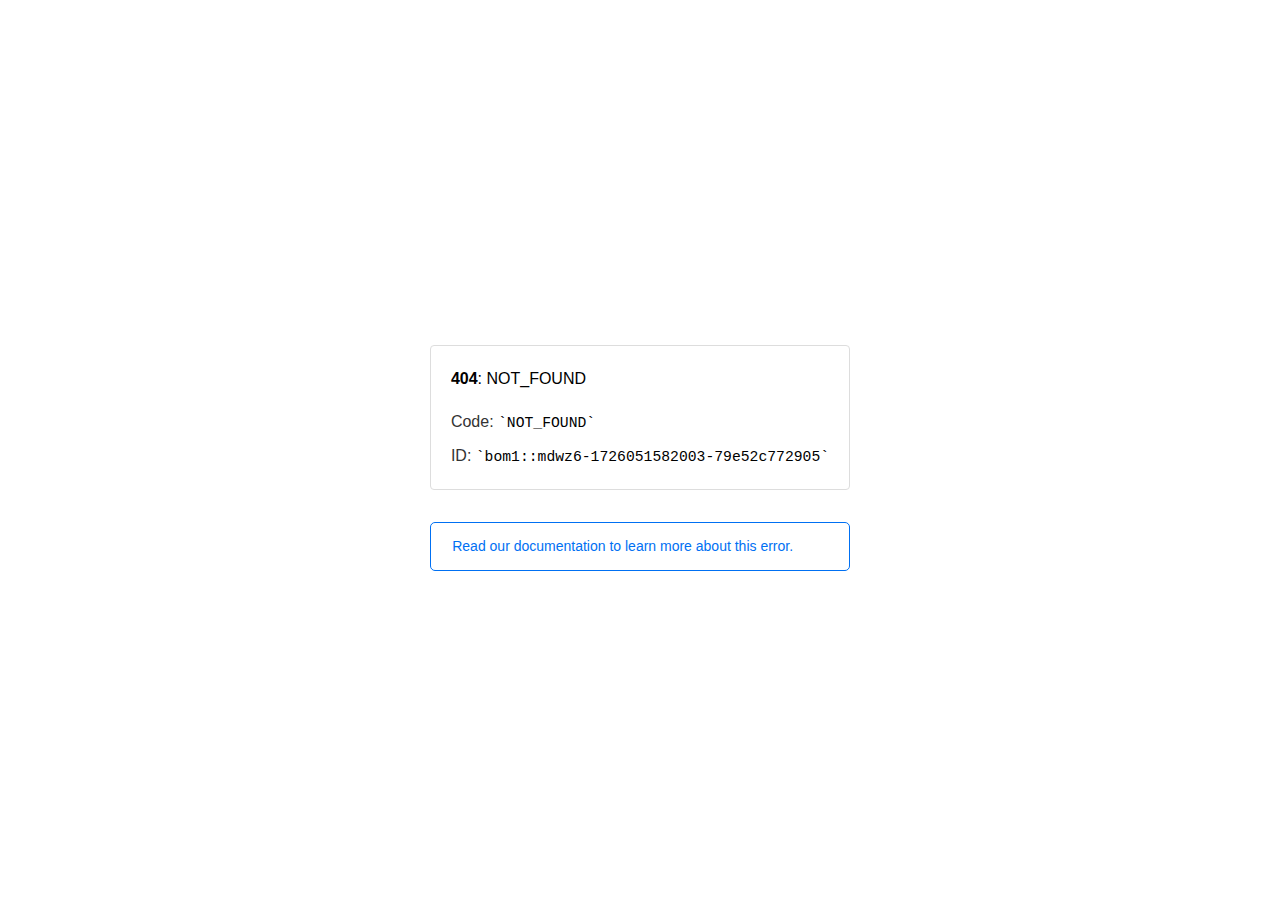
<file: assets/fonts/fonts/boxiconsd41d.html>
<!doctype html><html lang=en><meta charset=utf-8><meta name=viewport content="width=device-width,initial-scale=1"><meta name=theme-color content=#000><title>404: NOT_FOUND</title><style>html{font-size:62.5%;box-sizing:border-box;height:-webkit-fill-available}*,::after,::before{box-sizing:inherit}body{font-family:sf pro text,sf pro icons,helvetica neue,helvetica,arial,sans-serif;font-size:1.6rem;line-height:1.65;word-break:break-word;font-kerning:auto;font-variant:normal;-webkit-font-smoothing:antialiased;-moz-osx-font-smoothing:grayscale;text-rendering:optimizeLegibility;hyphens:auto;height:100vh;height:-webkit-fill-available;max-height:100vh;max-height:-webkit-fill-available;margin:0}::selection{background:#79ffe1}::-moz-selection{background:#79ffe1}a{cursor:pointer;color:#0070f3;text-decoration:none;transition:all .2s ease;border-bottom:1px solid #0000}a:hover{border-bottom:1px solid #0070f3}ul{padding:0;margin-left:1.5em;list-style-type:none}li{margin-bottom:10px}ul li:before{content:'\02013'}li:before{display:inline-block;color:#ccc;position:absolute;margin-left:-18px;transition:color .2s ease}code{font-family:Menlo,Monaco,Lucida Console,Liberation Mono,DejaVu Sans Mono,Bitstream Vera Sans Mono,Courier New,monospace,serif;font-size:.92em}code:after,code:before{content:'`'}.container{display:flex;justify-content:center;flex-direction:column;min-height:100%}main{max-width:80rem;padding:4rem 6rem;margin:auto}ul{margin-bottom:32px}.error-title{font-size:2rem;padding-left:22px;line-height:1.5;margin-bottom:24px}.error-title-guilty{border-left:2px solid #ed367f}.error-title-innocent{border-left:2px solid #59b89c}@media(max-width:500px){.owner-error{display:none}}main p{color:#333}.devinfo-container{border:1px solid #ddd;border-radius:4px;padding:2rem;display:flex;flex-direction:column;margin-bottom:32px}.error-code{margin:0;font-size:1.6rem;color:#000;margin-bottom:1.6rem}.devinfo-line{color:#333}.devinfo-line code,code,li{color:#000}.devinfo-line:not(:last-child){margin-bottom:8px}.docs-link,.contact-link{font-weight:500}header,footer,footer a{display:flex;justify-content:center;align-items:center}header,footer{min-height:100px;height:100px}header{border-bottom:1px solid #eaeaea}header h1{font-size:1.8rem;margin:0;font-weight:500}header p{font-size:1.3rem;margin:0;font-weight:500}.header-item{display:flex;padding:0 2rem;margin:2rem 0;text-decoration:line-through;color:#999}.header-item.active{color:#ff0080;text-decoration:none}.header-item.first{border-right:1px solid #eaeaea}.header-item-content{display:flex;flex-direction:column}.header-item-icon{margin-right:1rem;margin-top:.6rem}footer{border-top:1px solid #eaeaea}footer a{color:#000}footer a:hover{border-bottom-color:#0000}footer svg{margin-left:.8rem}.note{padding:8pt 16pt;border-radius:5px;border:1px solid #0070f3;font-size:14px;line-height:1.8;color:#0070f3}@media(max-width:500px){.devinfo-container .devinfo-line code{margin-top:.4rem}.devinfo-container .devinfo-line:not(:last-child){margin-bottom:1.6rem}.devinfo-container{margin-bottom:0}header{flex-direction:column;height:auto;min-height:auto;align-items:flex-start}.header-item.first{border-right:none;margin-bottom:0}main{padding:1rem 2rem}body{font-size:1.4rem;line-height:1.55}footer{display:none}.note{margin-top:16px}}</style><div class=container><main><p class=devinfo-container><span class=error-code><strong>404</strong>: NOT_FOUND</span>
<span class=devinfo-line>Code: <code>NOT_FOUND</code></span>
<span class=devinfo-line>ID: <code>bom1::mdwz6-1726051582003-79e52c772905</code></p><a href=https://vercel.com/docs/errors/platform-error-codes#not_found class=owner-error><div class=note>Read our documentation to learn more about this error.</div></a></main></div>
</file>
<file: assets/css/vendors/odometer.css>
.odometer.odometer-auto-theme, .odometer.odometer-theme-default {
  display: inline-block;
  vertical-align: middle;
  *vertical-align: auto;
  *zoom: 1;
  *display: inline;
  position: relative;
}
.odometer.odometer-auto-theme .odometer-digit, .odometer.odometer-theme-default .odometer-digit {
  display: inline-block;
  vertical-align: middle;
  *vertical-align: auto;
  *zoom: 1;
  *display: inline;
  position: relative;
}
.odometer.odometer-auto-theme .odometer-digit .odometer-digit-spacer, .odometer.odometer-theme-default .odometer-digit .odometer-digit-spacer {
  display: inline-block;
  vertical-align: middle;
  *vertical-align: auto;
  *zoom: 1;
  *display: inline;
  visibility: hidden;
}
.odometer.odometer-auto-theme .odometer-digit .odometer-digit-inner, .odometer.odometer-theme-default .odometer-digit .odometer-digit-inner {
  text-align: left;
  display: block;
  position: absolute;
  top: 0;
  left: 0;
  right: 0;
  bottom: 0;
  overflow: hidden;
}
.odometer.odometer-auto-theme .odometer-digit .odometer-ribbon, .odometer.odometer-theme-default .odometer-digit .odometer-ribbon {
  display: block;
}
.odometer.odometer-auto-theme .odometer-digit .odometer-ribbon-inner, .odometer.odometer-theme-default .odometer-digit .odometer-ribbon-inner {
  display: block;
  -webkit-backface-visibility: hidden;
  backface-visibility: hidden;
}
.odometer.odometer-auto-theme .odometer-digit .odometer-value, .odometer.odometer-theme-default .odometer-digit .odometer-value {
  display: block;
  -webkit-transform: translateZ(0);
  transform: translateZ(0);
}
.odometer.odometer-auto-theme .odometer-digit .odometer-value.odometer-last-value, .odometer.odometer-theme-default .odometer-digit .odometer-value.odometer-last-value {
  position: absolute;
}
.odometer.odometer-auto-theme.odometer-animating-up .odometer-ribbon-inner, .odometer.odometer-theme-default.odometer-animating-up .odometer-ribbon-inner {
  -webkit-transition: -webkit-transform 2s;
  -moz-transition: -moz-transform 2s;
  -ms-transition: -ms-transform 2s;
  -o-transition: -o-transform 2s;
  transition: transform 2s;
}
.odometer.odometer-auto-theme.odometer-animating-up.odometer-animating .odometer-ribbon-inner, .odometer.odometer-theme-default.odometer-animating-up.odometer-animating .odometer-ribbon-inner {
  -webkit-transform: translateY(-100%);
  -moz-transform: translateY(-100%);
  -ms-transform: translateY(-100%);
  -o-transform: translateY(-100%);
  transform: translateY(-100%);
}
.odometer.odometer-auto-theme.odometer-animating-down .odometer-ribbon-inner, .odometer.odometer-theme-default.odometer-animating-down .odometer-ribbon-inner {
  -webkit-transform: translateY(-100%);
  -moz-transform: translateY(-100%);
  -ms-transform: translateY(-100%);
  -o-transform: translateY(-100%);
  transform: translateY(-100%);
}
.odometer.odometer-auto-theme.odometer-animating-down.odometer-animating .odometer-ribbon-inner, .odometer.odometer-theme-default.odometer-animating-down.odometer-animating .odometer-ribbon-inner {
  -webkit-transition: -webkit-transform 2s;
  -moz-transition: -moz-transform 2s;
  -ms-transition: -ms-transform 2s;
  -o-transition: -o-transform 2s;
  transition: transform 2s;
  -webkit-transform: translateY(0);
  -moz-transform: translateY(0);
  -ms-transform: translateY(0);
  -o-transform: translateY(0);
  transform: translateY(0);
}
.odometer.odometer-auto-theme .odometer-value, .odometer.odometer-theme-default .odometer-value {
  text-align: center;
}
.odometer-formatting-mark {
  display: none;
}
</file>
<file: assets/css/vendors/carouselTicker.css>
/**
 * CSS style for carouselTicker
 **/
.carouselTicker__list {
    margin: 10px 0;
    padding: 0;
    list-style-type: none;
    overflow: hidden;
}
.carouselTicker__item {
    margin: 0 32px;
    float: left;
    text-align: center;
}
/**
 * CSS style for vertical direction
 **/
.carouselTicker_vertical .carouselTicker__list {
    margin: 0;
}
.carouselTicker_vertical .carouselTicker__item {
    margin: 0 0 5px 0;
    line-height: 60px;
    text-align: center;
}
#carouselTicker .carouselTicker__item,
#carouselTicker-destructor-example .carouselTicker__item,
#carouselTicker-buttons-controls-example .carouselTicker__item {
    width: auto;
    height: auto;
    line-height: normal;
}
.carouselTicker__item img {
    vertical-align: top;
}
</file>
<file: assets/fonts/satoshi/satoshi.css>
/**
* @license
*
* Font Family: Satoshi
* Designed by: Deni Anggara
* URL: https://www.fontshare.com/fonts/satoshi
* © 2024 Indian Type Foundry
*
* Satoshi Light 
* Satoshi LightItalic 
* Satoshi Regular 
* Satoshi Italic 
* Satoshi Medium 
* Satoshi MediumItalic 
* Satoshi Bold 
* Satoshi BoldItalic 
* Satoshi Black 
* Satoshi BlackItalic 
* Satoshi Variable (Variable font)
* Satoshi VariableItalic (Variable font)
*
*/
@font-face {
    font-family: 'Satoshi-Light';
    src:
        url('fonts/Satoshi-Light.woff2') format('woff2'),
        url('fonts/Satoshi-Light.woff') format('woff'),
        url('fonts/Satoshi-Light.ttf') format('truetype');
    font-weight: 300;
    font-display: swap;
    font-style: normal;
}
@font-face {
    font-family: 'Satoshi-LightItalic';
    src:
        url('fonts/Satoshi-LightItalic.woff2') format('woff2'),
        url('fonts/Satoshi-LightItalic.woff') format('woff'),
        url('fonts/Satoshi-LightItalic.ttf') format('truetype');
    font-weight: 300;
    font-display: swap;
    font-style: italic;
}
@font-face {
    font-family: 'Satoshi-Regular';
    src:
        url('fonts/Satoshi-Regular.woff2') format('woff2'),
        url('fonts/Satoshi-Regular.woff') format('woff'),
        url('fonts/Satoshi-Regular.ttf') format('truetype');
    font-weight: 400;
    font-display: swap;
    font-style: normal;
}
@font-face {
    font-family: 'Satoshi-Italic';
    src:
        url('fonts/Satoshi-Italic.woff2') format('woff2'),
        url('fonts/Satoshi-Italic.woff') format('woff'),
        url('fonts/Satoshi-Italic.ttf') format('truetype');
    font-weight: 400;
    font-display: swap;
    font-style: italic;
}
@font-face {
    font-family: 'Satoshi-Medium';
    src:
        url('fonts/Satoshi-Medium.woff2') format('woff2'),
        url('fonts/Satoshi-Medium.woff') format('woff'),
        url('fonts/Satoshi-Medium.ttf') format('truetype');
    font-weight: 500;
    font-display: swap;
    font-style: normal;
}
@font-face {
    font-family: 'Satoshi-MediumItalic';
    src:
        url('fonts/Satoshi-MediumItalic.woff2') format('woff2'),
        url('fonts/Satoshi-MediumItalic.woff') format('woff'),
        url('fonts/Satoshi-MediumItalic.ttf') format('truetype');
    font-weight: 500;
    font-display: swap;
    font-style: italic;
}
@font-face {
    font-family: 'Satoshi-Bold';
    src:
        url('fonts/Satoshi-Bold.woff2') format('woff2'),
        url('fonts/Satoshi-Bold.woff') format('woff'),
        url('fonts/Satoshi-Bold.ttf') format('truetype');
    font-weight: 700;
    font-display: swap;
    font-style: normal;
}
@font-face {
    font-family: 'Satoshi-BoldItalic';
    src:
        url('fonts/Satoshi-BoldItalic.woff2') format('woff2'),
        url('fonts/Satoshi-BoldItalic.woff') format('woff'),
        url('fonts/Satoshi-BoldItalic.ttf') format('truetype');
    font-weight: 700;
    font-display: swap;
    font-style: italic;
}
@font-face {
    font-family: 'Satoshi-Black';
    src:
        url('fonts/Satoshi-Black.woff2') format('woff2'),
        url('fonts/Satoshi-Black.woff') format('woff'),
        url('fonts/Satoshi-Black.ttf') format('truetype');
    font-weight: 900;
    font-display: swap;
    font-style: normal;
}
@font-face {
    font-family: 'Satoshi-BlackItalic';
    src:
        url('fonts/Satoshi-BlackItalic.woff2') format('woff2'),
        url('fonts/Satoshi-BlackItalic.woff') format('woff'),
        url('fonts/Satoshi-BlackItalic.ttf') format('truetype');
    font-weight: 900;
    font-display: swap;
    font-style: italic;
}
/**
* This is a variable font
* You can control variable axes as shown below:
* font-variation-settings: wght 900.0;
*
* available axes:
'wght' (range from 300.0 to 900.0
*/
@font-face {
    font-family: 'Satoshi-Variable';
    src:
        url('fonts/Satoshi-Variable.woff2') format('woff2'),
        url('fonts/Satoshi-Variable.woff') format('woff'),
        url('fonts/Satoshi-Variable.ttf') format('truetype');
    font-weight: 300 900;
    font-display: swap;
    font-style: normal;
}
/**
* This is a variable font
* You can control variable axes as shown below:
* font-variation-settings: wght 900.0;
*
* available axes:
'wght' (range from 300.0 to 900.0
*/
@font-face {
    font-family: 'Satoshi-VariableItalic';
    src:
        url('fonts/Satoshi-VariableItalic.woff2') format('woff2'),
        url('fonts/Satoshi-VariableItalic.woff') format('woff'),
        url('fonts/Satoshi-VariableItalic.ttf') format('truetype');
    font-weight: 300 900;
    font-display: swap;
    font-style: italic;
}
</file>
<file: assets/mystyle.css>
.navbar-stick {
	background-color: rgba(0,0,0,0.5);
}

.navbar.navbar-stick {
	padding:10px;
}

.navbar.navbar-stick .navbar-brand img {
    height: 40px;
}
.navbar .navbar-nav .nav-item .dropdown-menu img {
	height:26px;
	margin-right:10px;
}

.navbar .dropdown-menu {
	border-top-left-radius:0;
	border-top-right-radius:0;
}

.vision-icon{
	min-width: 36px;
}


.stack-li {
    width: 90px;
    height: 90px;
    border: 1px solid rgba(66, 54, 107, 1);
    border-radius: 12px;
    list-style: none;
    display: flex;
    align-items: center;
    justify-content: center;
 @media (max-width: 706px) {
      width: 67px;
    height: 67px;
    }
}

.stack-ul {
    display: flex;
    align-items: center;
    gap: 16px;
    flex-wrap: wrap;
    padding-left: 0px;
 @media (max-width: 706px) {
    gap: 10px;
    }
}

.stack-ul .stack-li img{

	max-height: calc(100% - 45px);
		margin: auto;
		max-width: calc(100% - 13px);
	}



    .footer-row{
        padding: 90px 0px;
         @media (max-width: 706px) {
             padding: 40px 0px;
            }
        }

        .custom-service{
            min-height: 377px;
            }

            .service-height{
                min-height: auto !important;
            
            }


            .footer-boxes-row{
                @media (max-width: 560px) {
                   flex-direction: column;
                   align-items: center;
                   text-align: center ;
                   }
            }
            .footer-boxes-otr{
                @media (max-width: 560px) {
                   width: 100% !important;
                   display: flex ;
                    flex-direction: column ;
                    }
            }
            .footer-boxes-content{
                @media (max-width: 560px) {
                    display: flex !important;
                        flex-direction: column !important;
                        align-items: center !important;
                    }
                     }

                     .footer-desc{
                        @media (max-width: 560px) {
                           text-align: center;
                            }
                     }




                     .custom-container {
                        max-width: 1440px;
                        margin: 0 auto;
                        padding: 0 20px;
                      }
                      
                      /* Project section styles */
                      .portfolio-section {
                        padding-top: 96px;
                      }
                      
                      .text-center {
                        text-align: center;
                      }
                      
                      .hero-heading {
                        font-size: 40px;
                        font-weight: bold;
                        line-height: 50px;
                      }
                      
                      .parallex-desc {
                        padding: 27px 0;
                        font-size: 18px;
                        line-height: 27px;
                        color: #555555;
                        font-weight: normal;
                      }
                      
                      /* Projects grid */
                      .projects-grid {
                        display: flex;
                        flex-wrap: wrap;
                        gap: 15px;
                        justify-content: center;
                      }
                      
                      /* Box styles from provided CSS */
                      .box-otr {
                        width: 455px;
                        min-height: 576px;
                        transition: 0.4s;
                        border-radius: 12px;
                      }
                      
                      .box-otr:hover {
                        box-shadow: 0px 20px 50px rgba(0, 0, 0, 0.1);
                      }
                      
                      .box-otr:hover .box-inr {
                        border: 1px solid #866dee;
                      }
                      
                      .box-inr {
                        border: 1px solid #866dee;
                        border-radius: 12px;
                        transition: 0.4s;
                        height: 100%;
                        display: flex;
                        flex-direction: column;
                        justify-content: space-between;
                        padding: 28px 28px 20px 28px;
                      }
                      
                      .project-img {
                        width: 100%;
                        height: 300px;
                        border-radius: 12px;
                        object-fit: cover;
                      }
                      
                      .project-title {
                        color: white;
                        font-size: 23px;
                        font-weight: medium;
                        line-height: 31px;
                        padding: 11px 0;
                      }
                      
                      .project-description {
                        color: #9ca3af;
                        font-size: 17px;
                        font-weight: medium;
                        line-height: 28px;
                        padding-bottom: 11px;
                      }
                      
                      .action-otr {
                        display: flex;
                      }
                      
                      .action-inr {
                        height: 50px;
                        overflow: hidden;
                        cursor: pointer;
                        font-size: 18px;
                        font-weight: medium;
                        line-height: 30px;
                        color: white;
                        padding: 10px 24px;
                        border-radius: 8px;
                        background-color: #0f172a; /* slate-950 equivalent */
                        text-decoration: none;
                        position: relative;
                      }
                      
                      .btn-default-txt {
                        transition: transform 0.3s;
                      }
                      
                      .btn-hover-txt {
                        padding-top: 11px;
                        position: absolute;
                        top: 100%;
                        left: 0;
                        width: 100%;
                        text-align: center;
                        transition: transform 0.3s;
                      }
                      
                      .action-inr:hover .btn-default-txt {
                        transform: translateY(-100%);
                      }
                      
                      .action-inr:hover .btn-hover-txt {
                        transform: translateY(-100%);
                      }
                      
                      /* Responsive styles */
                      @media (max-width: 768px) { /* md breakpoint */
                        .hero-heading {
                          font-size: 27px;
                          line-height: 37px;
                        }
                        
                        .parallex-desc {
                          padding: 15px 0;
                        }
                      }
                      
                      @media (max-width: 576px) { /* sm breakpoint */
                        .portfolio-section {
                          padding-top: 40px;
                        }
                      }
                      
                      @media (max-width: 480px) { /* msm custom breakpoint */
                        .box-otr {
                          width: 100%;
                          min-height: auto;
                        }
                        
                        .box-inr {
                          padding: 16px;
                        }
                      }
                      
                      @media (max-width: 380px) { /* xsm custom breakpoint */
                        .box-inr {
                          padding: 16px;
                        }
                      }
                      
                      @media (max-width: 340px) { /* xxsm custom breakpoint */
                        .parallex-desc {
                          font-size: 16px;
                        }
                        
                        .project-img {
                          height: 250px;
                        }
                      }




                      
                      .ceo-img{
                        height: 446px;
                      }

.custom-hero-heading{
  @media (max-width: 1400px) { 
   
      font-size: 50px !important;
      line-height: 50px !important;
    
}
@media (max-width: 567px) { 
   
  font-size: 30px !important;
  line-height: 30px !important;
  text-align: center;

}
}

.custom-hero-desc{
  @media (max-width: 1400px) { 
   
   margin-top: 16px !important;
   margin-bottom: 16px !important;
  
}
@media (max-width: 567px) { 
   
  
  text-align: center;

}
}

.section-padding{
  @media (max-width: 992px) { 
   
    padding: 40px 0px !important;
   
 }
}
.container{
  @media (max-width: 992px) { 
   
    max-width: calc(100% - 6px) !important;
  }
   
 }


 .custom-hero-otr{
  @media (max-width: 567px) { 
   
    display: flex;
    flex-direction: column;
    align-items: center;
  
  }
 }

 .btn-gradient{
  @media (max-width: 567px) { 
   
    padding: 12px 15px;
    font-size: 14px;
}
  
  }

.for-heading-manage{
  font-size: 30px !important;
 
  text-align: center;
}

.for-center{
  @media (max-width: 567px) { 
   
    text-align: center;
}
}
.custom-footer-row{
  @media (max-width: 567px) { 
   
    padding: 40px 0px !important;
}
}
.custom-hero-manage{
  @media (max-width: 567px) { 
   
  padding-bottom: 40px !important;
}
}
</file>
<file: assets/css/main.css>
@charset "UTF-8";
/*===========
   Theme Name: AliThemes - Bootstrap Dev Starter
   Author : alithemes
   Support: https://alithemes.ticksy.com
   Version: 1.0
=======
Table of contents
    01. Theme Default CSS
    02. Header
    03. Mobile Menu
    04. Banner
    05. Slider
    06. About
    07. Services
    08. Choose
    09. Project
    10. Pricing
    11. Request
    12. Consulting
    13. Testimonial
    14. Features
    15. Marquee
    16. Fact
    17. Team
    18. Call-back
    19. Blog
    20. Contact
    21. Brand
    22. 404 Error
    23. Footer
==============*/
:root {
  --tc-body-font-family: Satoshi-Variable;
  --tc-heading-font-family: Satoshi-Variable;
  --tc-display-font-family: Satoshi-Variable;
  --tc-body-font-size: 16px;
  --tc-fs-1: 40px;
  --tc-fs-2: 32px;
  --tc-fs-3: 28px;
  --tc-fs-4: 24px;
  --tc-fs-5: 20px;
  --tc-fs-6: 16px;
  --tc-fs-7: 14px;
  --tc-fs-8: 12px;
  --tc-fs-9: 10px;
  --tc-ds-1: 80px;
  --tc-ds-2: 72px;
  --tc-ds-3: 64px;
  --tc-ds-4: 56px;
  --tc-ds-5: 48px;
  --tc-ds-6: 40px;
  --tc-ds-xs-1: 64px;
  --tc-ds-xs-2: 56px;
  --tc-ds-xs-3: 48px;
  --tc-ds-xs-4: 36px;
  --tc-ds-xs-5: 28px;
  --tc-ds-xs-6: 24px;
  --tc-body-line-height: 1.5;
  --tc-heading-line-height: 1.2;
  --tc-theme-primary: #6d4df2;
  --tc-theme-primary-light: #a38cff;
  --tc-theme-secondary: #7f7d88;
  --tc-theme-primary-soft: #f5eeff;
  --tc-theme-primary-dark: #6342ec;
  --tc-theme-dark-primary: #6d4df2;
  --tc-theme-dark-primary-light: #866dee;
  --tc-theme-dark-secondary: #7f7d88;
  --tc-theme-dark-primary-soft: #271c52;
  --tc-theme-dark-primary-dark: #baa9ff;
  --tc-neutral-0: #ffffff;
  --tc-neutral-100: #f3f4f6;
  --tc-neutral-200: #e5e7eb;
  --tc-neutral-300: #d1d5db;
  --tc-neutral-400: #9ca3af;
  --tc-neutral-500: #6b7280;
  --tc-neutral-600: #4b5563;
  --tc-neutral-700: #374151;
  --tc-neutral-800: #1f2937;
  --tc-neutral-900: #111827;
  --tc-neutral-dark-0: #010101;
  --tc-neutral-dark-100: #111827;
  --tc-neutral-dark-200: #1f2937;
  --tc-neutral-dark-300: #374151;
  --tc-neutral-dark-400: #4b5563;
  --tc-neutral-dark-500: #6b7280;
  --tc-neutral-dark-600: #9ca3af;
  --tc-neutral-dark-700: #d1d5db;
  --tc-neutral-dark-800: #e5e7eb;
  --tc-neutral-dark-900: #f3f4f6;
  --tc-system-success: #64e1b0;
  --tc-system-info: #5577a7;
  --tc-system-warning: #f39e0d;
  --tc-system-danger: #ef4444;
  --tc-system-white: #ffffff;
  --tc-system-dark: #000000;
  --tc-system-muted: #9ca3af;
  --tc-system-dark-success: #10b983;
  --tc-system-dark-info: #0f172e;
  --tc-system-dark-warning: #fcd34e;
  --tc-system-dark-danger: #fca5a7;
  --tc-system-dark-white: #151524;
  --tc-system-dark-dark: #efeff8;
  --tc-system-dark-muted: #9ca3af;
  --tc-bg-1: #f7f4ff;
  --tc-bg-2: #e1d6ff;
  --tc-bg-3: #f2fbf9;
  --tc-bg-4: #eef2ff;
  --tc-bg-5: #fff7ee;
  --tc-bg-6: #374151;
  --tc-bg-7: #1f2937;
  --tc-bg-dark-1: #1c1b1f;
  --tc-bg-dark-2: #362e4f;
  --tc-bg-dark-3: #141817;
  --tc-bg-dark-4: #131518;
  --tc-bg-dark-5: #100f0e;
  --tc-bg-dark-6: #1a2028;
  --tc-bg-dark-7: #111822;
  --tc-linear-1: linear-gradient(90deg, #d7cdff 0%, #f8e2ff 100%);
  --tc-linear-2: linear-gradient(90deg, #6d4df2 0%, #8c71ff 100%);
  --tc-linear-3: linear-gradient(180deg, #eeebf0 0%, #ffffff 100%);
  --tc-linear-4: linear-gradient(180deg, #ffffff 0%, #f4f4f4 100%);
  --tc-linear-dark-1: linear-gradient(90deg, #a89adb 0%, #e6ceee 100%);
  --tc-linear-dark-2: linear-gradient(90deg, #696381 0%, #837389 100%);
  --tc-linear-dark-3: linear-gradient(180deg, #151524 0%, #212135 100%);
  --tc-linear-dark-4: linear-gradient(180deg, #151524 0%, #212135 100%);
  --tc-shadow-1: 0 13px 35px -12px rgba(35, 35, 35, 0.1);
  --tc-shadow-2: 0px 0px 25px 0px rgba(0, 0, 0, 0.08);
  --tc-fw-black: 900;
  --tc-fw-extra-bold: 800;
  --tc-fw-bold: 700;
  --tc-fw-semi-bold: 600;
  --tc-fw-medium: 500;
  --tc-fw-regular: 400;
  --tc-fw-light: 300;
  --bs-border-color: var(--tc-neutral-200);
}

/*! normalize.css v8.0.1 | MIT License | github.com/necolas/normalize.css */
/* Document
   ========================================================================== */
/**
 * 1. Correct the line height in all browsers.
 * 2. Prevent adjustments of font size after orientation changes in iOS.
 */
html {
  line-height: 1.15; /* 1 */
  -webkit-text-size-adjust: 100%; /* 2 */
}

/* Sections
     ========================================================================== */
/**
   * Remove the margin in all browsers.
   */
body {
  margin: 0;
}

/**
   * Render the `main` element consistently in IE.
   */
main {
  display: block;
  overflow: hidden;
}

/**
   * Correct the font size and margin on `h1` elements within `section` and
   * `article` contexts in Chrome, Firefox, and Safari.
   */
h1 {
  font-size: 2em;
  margin: 0.67em 0;
}

/* Grouping content
     ========================================================================== */
/**
   * 1. Add the correct box sizing in Firefox.
   * 2. Show the overflow in Edge and IE.
   */
hr {
  box-sizing: content-box; /* 1 */
  height: 0; /* 1 */
  overflow: visible; /* 2 */
}

/**
   * 1. Correct the inheritance and scaling of font size in all browsers.
   * 2. Correct the odd `em` font sizing in all browsers.
   */
pre {
  font-family: monospace, monospace; /* 1 */
  font-size: 1em; /* 2 */
}

/* Text-level semantics
     ========================================================================== */
/**
   * Remove the gray background on active links in IE 10.
   */
a {
  background-color: transparent;
}

/**
   * 1. Remove the bottom border in Chrome 57-
   * 2. Add the correct text decoration in Chrome, Edge, IE, Opera, and Safari.
   */
abbr[title] {
  border-bottom: none; /* 1 */
  text-decoration: underline; /* 2 */
  -webkit-text-decoration: underline dotted;
          text-decoration: underline dotted; /* 2 */
}

/**
   * Add the correct font weight in Chrome, Edge, and Safari.
   */
b,
strong {
  font-weight: bolder;
}

/**
   * 1. Correct the inheritance and scaling of font size in all browsers.
   * 2. Correct the odd `em` font sizing in all browsers.
   */
code,
kbd,
samp {
  font-family: monospace, monospace; /* 1 */
  font-size: 1em; /* 2 */
}

/**
   * Add the correct font size in all browsers.
   */
small {
  font-size: 0.875em;
}

/**
   * Prevent `sub` and `sup` elements from affecting the line height in
   * all browsers.
   */
sub,
sup {
  font-size: 0.75em;
  line-height: 0;
  position: relative;
  vertical-align: baseline;
}

sub {
  bottom: -0.25em;
}

sup {
  top: -0.5em;
}

/* Embedded content
     ========================================================================== */
/**
   * Remove the border on images inside links in IE 10.
   */
img {
  border-style: none;
}

/* Forms
     ========================================================================== */
/**
   * 1. Change the font styles in all browsers.
   * 2. Remove the margin in Firefox and Safari.
   */
button,
input,
optgroup,
select,
textarea {
  font-family: inherit; /* 1 */
  font-size: 100%; /* 1 */
  line-height: 1.15; /* 1 */
  margin: 0; /* 2 */
}

/**
   * Show the overflow in IE.
   * 1. Show the overflow in Edge.
   */
button,
input {
  /* 1 */
  overflow: visible;
}

/**
   * Remove the inheritance of text transform in Edge, Firefox, and IE.
   * 1. Remove the inheritance of text transform in Firefox.
   */
button,
select {
  /* 1 */
  text-transform: none;
}

/**
   * Correct the inability to style clickable types in iOS and Safari.
   */
button,
[type=button],
[type=reset],
[type=submit] {
  -webkit-appearance: button;
}

/**
   * Remove the inner border and padding in Firefox.
   */
button::-moz-focus-inner,
[type=button]::-moz-focus-inner,
[type=reset]::-moz-focus-inner,
[type=submit]::-moz-focus-inner {
  border-style: none;
  padding: 0;
}

/**
   * Restore the focus styles unset by the previous rule.
   */
button:-moz-focusring,
[type=button]:-moz-focusring,
[type=reset]:-moz-focusring,
[type=submit]:-moz-focusring {
  outline: 1px dotted ButtonText;
}

/**
   * Correct the padding in Firefox.
   */
fieldset {
  padding: 0.35em 0.75em 0.625em;
}

/**
   * 1. Correct the text wrapping in Edge and IE.
   * 2. Correct the color inheritance from `fieldset` elements in IE.
   * 3. Remove the padding so developers are not caught out when they zero out
   *    `fieldset` elements in all browsers.
   */
legend {
  box-sizing: border-box; /* 1 */
  color: inherit; /* 2 */
  display: table; /* 1 */
  max-width: 100%; /* 1 */
  padding: 0; /* 3 */
  white-space: normal; /* 1 */
}

/**
   * Add the correct vertical alignment in Chrome, Firefox, and Opera.
   */
progress {
  vertical-align: baseline;
}

/**
   * Remove the default vertical scrollbar in IE 10+.
   */
textarea {
  overflow: auto;
}

/**
   * 1. Add the correct box sizing in IE 10.
   * 2. Remove the padding in IE 10.
   */
[type=checkbox],
[type=radio] {
  box-sizing: border-box; /* 1 */
  padding: 0; /* 2 */
}

/**
   * Correct the cursor style of increment and decrement buttons in Chrome.
   */
[type=number]::-webkit-inner-spin-button,
[type=number]::-webkit-outer-spin-button {
  height: auto;
}

/**
   * 1. Correct the odd appearance in Chrome and Safari.
   * 2. Correct the outline style in Safari.
   */
[type=search] {
  -webkit-appearance: textfield; /* 1 */
  outline-offset: -2px; /* 2 */
}

/**
   * Remove the inner padding in Chrome and Safari on macOS.
   */
[type=search]::-webkit-search-decoration {
  -webkit-appearance: none;
}

/**
   * 1. Correct the inability to style clickable types in iOS and Safari.
   * 2. Change font properties to `inherit` in Safari.
   */
::-webkit-file-upload-button {
  -webkit-appearance: button; /* 1 */
  font: inherit; /* 2 */
}

/* Interactive
     ========================================================================== */
/*
   * Add the correct display in Edge, IE 10+, and Firefox.
   */
details {
  display: block;
}

/*
   * Add the correct display in all browsers.
   */
summary {
  display: list-item;
}

/* Misc
     ========================================================================== */
/**
   * Add the correct display in IE 10+.
   */
template {
  display: none;
}

/**
   * Add the correct display in IE 10.
   */
[hidden] {
  display: none;
}

a {
  text-decoration: none;
}

img {
  max-width: 100%;
}

.shadow-1 {
  box-shadow: var(--tc-shadow-1);
}

.shadow-2 {
  box-shadow: var(--tc-shadow-2);
}

.text-dark {
  color: var(--tc-system-dark) !important;
}

.text-100 {
  color: var(--tc-neutral-100) !important;
}

.text-100-keep {
  color: #f3f4f6 !important;
}

.text-200 {
  color: var(--tc-neutral-200) !important;
}

.text-300 {
  color: var(--tc-neutral-300) !important;
}

.text-400 {
  color: var(--tc-neutral-400) !important;
}

.text-500 {
  color: var(--tc-neutral-500) !important;
}

.text-600 {
  color: var(--tc-neutral-600) !important;
}

.text-600-keep {
  color: #4b5563 !important;
}

.text-700 {
  color: var(--tc-neutral-700) !important;
}

.text-900 {
  color: var(--tc-neutral-900) !important;
}

.text-primary {
  color: var(--tc-theme-primary) !important;
}

.text-primary-light {
  color: var(--tc-theme-primary-light) !important;
}

.text-primary-dark {
  color: var(--tc-theme-primary-dark) !important;
}

.text-secondary {
  color: var(--tc-theme-secondary) !important;
}

.text-linear-1 {
  background: var(--tc-linear-1);
  -webkit-background-clip: text;
  -webkit-text-fill-color: transparent;
}

.text-linear-2 {
  background: var(--tc-linear-2);
  -webkit-background-clip: text;
  -webkit-text-fill-color: transparent;
}

.text-hover-primary:hover {
  color: var(--tc-theme-primary) !important;
}

.text-bg-linear-1 {
  color: var(--tc-theme-primary) !important;
  background: var(--tc-linear-1) !important;
}

.text-bg-success {
  color: rgb(17, 90, 61) !important;
  background: rgba(100, 225, 176, 0.2) !important;
  --bs-badge-border-color: var(--tc-system-success) !important;
}
.text-bg-success .tag {
  background-color: rgb(17, 90, 61) !important;
}

.text-bg-danger {
  color: var(--tc-system-danger) !important;
  background: rgba(236, 64, 64, 0.2) !important;
  --bs-badge-border-color: var(--tc-system-danger) !important;
}

.text-bg-warning {
  color: var(--tc-system-warning) !important;
  background: rgba(243, 158, 13, 0.2) !important;
  --bs-badge-border-color: var(--tc-system-warning) !important;
}

.text-bg-info {
  color: var(--tc-system-info) !important;
  background: rgba(85, 119, 167, 0.2) !important;
  --bs-badge-border-color: var(--tc-system-info) !important;
}
.text-bg-info .tag {
  background-color: var(--tc-system-info) !important;
}

.bg-white {
  background-color: var(--tc-system-white) !important;
}

.bg-white-keep {
  background-color: #ffffff !important;
}

.bg-dark-1 {
  background-color: #111827 !important;
}

.bg-1 {
  background-color: var(--tc-bg-1) !important;
}

.bg-2 {
  background-color: var(--tc-bg-2) !important;
}

.bg-3 {
  background-color: var(--tc-bg-3) !important;
}

.bg-4 {
  background-color: var(--tc-bg-4) !important;
}

.bg-5 {
  background-color: var(--tc-bg-5) !important;
}

.bg-6 {
  background-color: var(--tc-bg-6) !important;
}

.bg-7 {
  background-color: var(--tc-bg-7) !important;
}

.bg-primary {
  background-color: var(--tc-theme-primary) !important;
}

.bg-success {
  background-color: var(--tc-system-success) !important;
}

.bg-danger {
  background-color: var(--tc-system-danger) !important;
}

.bg-warning {
  background-color: var(--tc-system-warning) !important;
}

.bg-info {
  background-color: var(--tc-system-info) !important;
}

.bg-muted {
  background-color: var(--tc-system-muted) !important;
}

.bg-dark {
  background-color: var(--tc-system-dark) !important;
}

.bg-light {
  background-color: var(--tc-system-white) !important;
}

.bg-primary-light {
  background-color: var(--tc-theme-primary-light) !important;
}

.bg-primary-secondary {
  background-color: var(--tc-theme-primary-secondary) !important;
}

.bg-primary-soft {
  background-color: var(--tc-theme-primary-soft) !important;
}

.bg-primary-soft-keep {
  background-color: #f5eeff;
}

.bg-primary-dark {
  background-color: var(--tc-theme-primary-dark) !important;
}

.bg-linear-1 {
  background-image: var(--tc-linear-1) !important;
}

.bg-linear-2 {
  background-image: var(--tc-linear-2) !important;
}

.bg-linear-3 {
  background-image: var(--tc-linear-3) !important;
}

.bg-linear-4 {
  background-image: var(--tc-linear-4) !important;
}

.bgft-1 {
  background-color: #111827;
}

.bg-neutral-100 {
  background-color: var(--tc-neutral-100) !important;
}

.bg-neutral-200 {
  background-color: var(--tc-neutral-200) !important;
}

.bg-neutral-300 {
  background-color: var(--tc-neutral-300) !important;
}

.bg-neutral-400 {
  background-color: var(--tc-neutral-400) !important;
}

.bg-neutral-500 {
  background-color: var(--tc-neutral-500) !important;
}

.bg-neutral-600 {
  background-color: var(--tc-neutral-600) !important;
}

.bg-neutral-700 {
  background-color: var(--tc-neutral-700) !important;
}

.bg-neutral-800 {
  background-color: var(--tc-neutral-800) !important;
}

.bg-neutral-900 {
  background-color: var(--tc-neutral-900) !important;
}

.border-primary {
  border-color: var(--tc-theme-primary) !important;
}

.border-white {
  border-color: var(--tc-system-white) !important;
}

.border-white-keep {
  border-color: #ffffff !important;
}

.border-primary-light {
  border-color: var(--tc-theme-primary-light) !important;
}

.border-linear-1 {
  position: relative;
  background: var(--tc-linear-1);
  padding: 1px;
}

.border-linear-dark-2 {
  position: relative;
  background: var(--tc-linear-dark-2);
  padding: 1px;
}

.border-primary-secondary {
  border-color: var(--tc-theme-primary-secondary) !important;
}

.border-primary-soft {
  border-color: var(--tc-theme-primary-soft) !important;
}

.border-primary-dark {
  border-color: var(--tc-theme-primary-dark) !important;
}

.alert {
  --bs-alert-bg: transparent;
  --bs-alert-padding-x: 25px;
  --bs-alert-padding-y: 20px;
  --bs-alert-margin-bottom: 1rem;
  --bs-alert-color: inherit;
  --bs-alert-border-color: transparent;
  --bs-alert-border: var(--bs-border-width) solid var(--bs-alert-border-color);
  --bs-alert-border-radius: 8px;
  --bs-alert-link-color: inherit;
  position: relative;
  padding: var(--bs-alert-padding-y) var(--bs-alert-padding-x);
  margin-bottom: var(--bs-alert-margin-bottom);
  color: var(--bs-alert-color);
  background-color: var(--bs-alert-bg);
  border: var(--bs-alert-border);
  border-radius: var(--bs-alert-border-radius);
}

.alert-primary {
  --bs-alert-color: var(--bs-primary-text-emphasis);
  --bs-alert-bg: rgba(109, 77, 242, 0.2);
  --bs-alert-border-color: var(--tc-theme-primary);
  --bs-alert-link-color: var(--bs-primary-text-emphasis);
}

.alert-danger {
  --bs-alert-color: var(--tc-system-danger);
  --bs-alert-bg: rgba(236, 64, 64, 0.2);
  --bs-alert-border-color: var(--tc-system-danger);
  --bs-alert-link-color: var(--bs-secondary-text-emphasis);
}

.alert-success {
  --bs-alert-color: rgba(17, 90, 61, 1);
  --bs-alert-bg: rgba(100, 225, 176, 0.2);
  --bs-alert-border-color: rgba(17, 90, 61, 1);
  --bs-alert-link-color: var(--bs-secondary-text-emphasis);
}

.alert-warning {
  --bs-alert-color: var(--tc-system-warning);
  --bs-alert-bg: rgba(243, 158, 13, 0.2);
  --bs-alert-border-color: var(--tc-system-warning);
  --bs-alert-link-color: var(--bs-secondary-text-emphasis);
}

.alert-info {
  --bs-alert-color: var(--tc-system-info);
  --bs-alert-bg: rgba(85, 119, 167, 0.2);
  --bs-alert-border-color: var(--tc-system-info);
  --bs-alert-link-color: var(--bs-secondary-text-emphasis);
}

.alert-light {
  --bs-alert-color: var(--tc-neutral-600);
  --bs-alert-bg: var(--tc-neutral-100);
  --bs-alert-border-color: var(--tc-neutral-200);
  --bs-alert-link-color: var(--bs-secondary-text-emphasis);
}

.alert-dark {
  --bs-alert-color: var(--tc-system-white);
  --bs-alert-bg: var(--tc-neutral-700);
  --bs-alert-border-color: var(--tc-neutral-900);
  --bs-alert-link-color: var(--bs-secondary-text-emphasis);
}

.badge {
  display: inline-block;
  font-size: 14px;
  font-weight: var(--tc-fw-medium);
  line-height: 1;
  color: var(--bs-badge-color);
  text-align: center;
  white-space: nowrap;
  vertical-align: baseline;
  border-radius: var(--bs-badge-border-radius);
  border: 1px solid var(--bs-badge-border-color);
}

/*=============================
	Typography css start
===============================*/
body {
  font-family: var(--tc-body-font-family);
  font-size: var(--tc-body-font-size);
  font-weight: var(--tc-fw-regular);
  color: var(--tc-neutral-900);
  line-height: var(--tc-body-line-height);
}

.font-body {
  font-family: var(--tc-body-font-family);
}

.fs-18 {
  font-size: 18px;
}

.fs-120 {
  font-size: 120px;
}

.fs-170 {
  font-size: 170px !important;
}

.fs-96 {
  font-size: 96px !important;
}

.fs-230 {
  font-size: 230px !important;
}

.fs-250 {
  font-size: 250px !important;
}

.fs-1 {
  font-size: var(--tc-fs-1) !important;
}

.fs-2 {
  font-size: var(--tc-fs-2) !important;
}

.fs-3 {
  font-size: var(--tc-fs-3) !important;
}

.fs-4 {
  font-size: var(--tc-fs-4) !important;
}

.fs-5 {
  font-size: var(--tc-fs-5) !important;
}

.fs-6 {
  font-size: var(--tc-fs-6) !important;
}

.fs-7 {
  font-size: var(--tc-fs-7) !important;
}

.fs-8 {
  font-size: var(--tc-fs-8) !important;
}

.fs-9 {
  font-size: var(--tc-fs-9) !important;
}

.ds-1 {
  font-size: var(--tc-ds-1) !important;
}

.ds-2 {
  font-size: var(--tc-ds-2) !important;
}

.ds-3 {
  font-size: var(--tc-ds-3) !important;
}

.ds-4 {
  font-size: var(--tc-ds-4) !important;
}

.ds-5 {
  font-size: var(--tc-ds-5) !important;
}

.ds-6 {
  font-size: var(--tc-ds-6) !important;
}

.ds-xs-1 {
  font-size: var(--tc-ds-xs-1) !important;
}

.ds-xs-2 {
  font-size: var(--tc-ds-xs-2) !important;
}

.ds-xs-3 {
  font-size: var(--tc-ds-xs-3) !important;
}

.ds-xs-4 {
  font-size: var(--tc-ds-xs-4) !important;
}

.ds-xs-5 {
  font-size: var(--tc-ds-xs-5) !important;
}

.ds-xs-6 {
  font-size: var(--tc-ds-xs-6) !important;
}

.h1 {
  font-size: 60px !important;
  font-weight: bold;
}

.h2 {
  font-size: 48px;
  font-weight: bold;
}

.h3 {
  font-size: 38px;
  font-weight: bold;
}

.h4 {
  font-size: 31px;
  font-weight: bold;
}

.h5 {
  font-size: 25px;
  font-weight: bold;
}

.h6 {
  font-size: 20px;
  font-weight: bold;
}

.fst-italic {
  font-family: "Satoshi-VariableItalic";
}

.fw-light {
  font-weight: var(--tc-fw-light);
}

.fw-regular {
  font-weight: var(--tc-fw-regular);
}

.fw-medium {
  font-weight: var(--tc-fw-medium);
}

.fw-semi-bold {
  font-weight: var(--tc-fw-semi-bold);
}

.fw-bold {
  font-weight: var(--tc-fw-bold);
}

.fw-extra-bold {
  font-weight: var(--tc-fw-extra-bold);
}

.fw-black {
  font-weight: var(--tc-fw-black);
}

.fw .size-16 {
  width: 16px;
  height: 16px;
}

.size-14 {
  width: 14px;
  height: 14px;
}

.size-12 {
  width: 12px;
  height: 12px;
}

.size-22 {
  width: 22px;
  height: 22px;
}

.size-48 {
  width: 48px;
  height: 48px;
}

.size-50 {
  width: 50px;
  height: 50px;
}

.size-75 {
  width: 75px;
  height: 75px;
}

img,
.img {
  max-width: 100%;
  transition: 0.3s;
}

a,
button {
  color: var(--tc-neutral-900);
  outline: none;
  text-decoration: none;
  transition: 0.3s;
}

a:focus,
.btn:focus,
.button:focus {
  text-decoration: none;
  outline: none;
  box-shadow: none;
}

a:hover {
  color: var(--tc-theme-primary);
  text-decoration: none;
}

button:focus,
input:focus,
input:focus,
textarea,
textarea:focus {
  outline: 0;
}

h1,
h2,
h3,
h4,
h5,
h6 {
  font-family: var(--tc-heading-font-family);
  color: var(--tc-neutral-900);
  margin-top: 0px;
  font-weight: var(--tc-fw-bold);
  line-height: var(--tc-heading-line-height);
  text-transform: unset;
}

h1 a,
h2 a,
h3 a,
h4 a,
h5 a,
h6 a {
  color: inherit;
}

h1 {
  font-size: 60px !important;
}

h2 {
  font-size: 48px;
}

h3 {
  font-size: 38px;
}

h4 {
  font-size: 31px;
}

h5 {
  font-size: 25px;
}

h6 {
  font-size: 20px;
}

.list-wrap {
  margin: 0px;
  padding: 0px;
}
.list-wrap li {
  list-style: none;
}

p {
  font-family: var(--tc-body-font-family);
  font-size: var(--tc-body-font-size);
  line-height: var(--tc-body-line-height);
  font-weight: var(--tc-fw-medium);
  color: var(--tc-neutral-600);
  margin-bottom: 15px;
}

hr {
  border-bottom: 1px solid var(--tc-color-gray-1);
  border-top: 0 none;
  margin: 30px 0;
  padding: 0;
}

label {
  color: #000000;
  cursor: pointer;
  font-size: var(--tc-body-font-size);
  font-weight: var(--tc-fw-medium);
}

input[type=color] {
  appearance: none;
  -moz-appearance: none;
  -webkit-appearance: none;
  background: none;
  border: 0;
  cursor: pointer;
  height: 100%;
  width: 100%;
  padding: 0;
  border-radius: 50%;
}

/*=============================
    - Input Placeholder
===============================*/
input,
textarea {
  color: white;
}

*::-moz-placeholder {
  color: white;
  font-size: var(--tc-body-font-size);
  opacity: 1;
}

*::placeholder {
  color: white;
  font-size: var(--tc-body-font-size);
  opacity: 1;
}

/*=============================
    - Common Classes
===============================*/
.fix {
  overflow: hidden;
}

.clear {
  clear: both;
}

/*=============================
    Keyframe Animation
===============================*/
.zoom-img {
  transform: translateZ(0);
  overflow: hidden;
}
.zoom-img img {
  display: block;
  transition: transform 0.35s ease-in-out;
}
.zoom-img:hover img {
  transform: scale(1.05);
}
@keyframes hoverShine {
  100% {
    left: 125%;
  }
}
@keyframes hoverShine {
  100% {
    left: 125%;
  }
}
.shine-animate {
  display: block;
  overflow: hidden;
  position: relative;
  z-index: 1;
}
.shine-animate:before {
  position: absolute;
  top: 0;
  left: -100%;
  display: block;
  content: "";
  width: 50%;
  height: 100%;
  background: linear-gradient(to right, rgba(255, 255, 255, 0) 0%, rgba(255, 255, 255, 0.3) 100%);
  transform: skewX(-25deg);
  z-index: 1;
}

.shine-animate-item:hover .shine-animate:before {
  animation: hoverShine 1.2s;
}

.alltuchtopdown {
  animation: alltuchtopdown 1.5s ease-in-out 0s infinite alternate;
  animation-duration: 3s;
}

@keyframes alltuchtopdown {
  0% {
    transform: rotateX(0deg) translateY(0px);
  }
  50% {
    transform: rotateX(0deg) translateY(-20px);
  }
  100% {
    transform: rotateX(0deg) translateY(0px);
  }
}
.rightToLeft {
  animation-name: rightToLeft;
  animation-duration: 10s;
  animation-iteration-count: infinite;
  animation-timing-function: linear;
}

@keyframes rightToLeft {
  0% {
    transform: translateX(-30px);
  }
  50% {
    transform: translateX(-10px);
  }
  100% {
    transform: translateX(-30px);
  }
}
.ribbonRotate {
  animation-name: ribbonRotate;
  animation-duration: 10s;
  animation-iteration-count: infinite;
  animation-timing-function: linear;
}

@keyframes ribbonRotate {
  0%, 100% {
    transform: rotate(0);
  }
  25%, 75% {
    transform: rotate(15deg);
  }
  50% {
    transform: rotate(30deg);
  }
}
.rotateme {
  animation-name: rotateme;
  animation-duration: 10s;
  animation-iteration-count: infinite;
  animation-timing-function: linear;
}

@keyframes rotateme {
  from {
    transform: rotate(0deg);
  }
  to {
    transform: rotate(360deg);
  }
}
@keyframes fadeInUp2 {
  0% {
    opacity: 0;
    transform: translateY(20px);
  }
  100% {
    opacity: 1;
    transform: translateY(0);
  }
}
.fadeInUp2 {
  animation-name: fadeInUp2;
  animation-delay: 0.5s;
  animation-duration: 0.5s;
  animation-fill-mode: both;
}

@keyframes fadeInLeft2 {
  0% {
    opacity: 0;
    transform: translateX(-20px);
  }
  100% {
    opacity: 1;
    transform: translateX(0);
  }
}
.fadeInLeft2 {
  animation-name: fadeInLeft2;
  animation-delay: 0.5s;
  animation-duration: 0.5s;
  animation-fill-mode: both;
}

@keyframes marquee {
  0% {
    transform: translateX(0%);
  }
  100% {
    transform: translateX(-100%);
  }
}
@keyframes heartbeat {
  from {
    transform: scale(0.8);
  }
  to {
    transform: scale(1.05);
  }
}
@keyframes pulse-border {
  0% {
    transform: translateX(-50%) translateY(-50%) translateZ(0) scale(1);
    opacity: 1;
  }
  100% {
    transform: translateX(-50%) translateY(-50%) translateZ(0) scale(1.5);
    opacity: 0;
  }
}
.shake {
  animation-name: shake;
  animation-duration: 3s;
  animation-iteration-count: infinite;
  animation-timing-function: linear;
}
@keyframes shake {
  0% {
    transform: rotate(15deg);
  }
  50% {
    transform: rotate(-15deg);
  }
  100% {
    transform: rotate(15deg);
  }
}
.flickering {
  animation-name: flickering;
  animation-duration: 3s;
  animation-iteration-count: infinite;
  animation-timing-function: linear;
}
@keyframes flickering {
  0% {
    transform: scale(0.9);
  }
  50% {
    transform: scale(1.3);
  }
  100% {
    transform: scale(0.9);
  }
}
@keyframes animation__shape {
  0% {
    stroke-dashoffset: 12;
  }
  100% {
    stroke-dashoffset: 0;
  }
}
@keyframes animation__shape-two {
  0% {
    stroke-dashoffset: 18;
  }
  100% {
    stroke-dashoffset: 0;
  }
}
@keyframes animation__shape-three {
  0% {
    stroke-dashoffset: 24;
  }
  100% {
    stroke-dashoffset: 0;
  }
}
@keyframes animation__shape-four {
  0% {
    stroke-dashoffset: 14;
  }
  100% {
    stroke-dashoffset: 0;
  }
}
@keyframes animation__shape-five {
  0% {
    stroke-dashoffset: 16;
  }
  100% {
    stroke-dashoffset: 0;
  }
}
@keyframes animate-positive {
  0% {
    width: 0;
  }
}
.spin {
  animation: spin 15s linear infinite;
}

@keyframes spin {
  0% {
    transform: rotate(0);
  }
  100% {
    transform: rotate(360deg);
  }
}
/*img-animation**********************/
.img-custom-anim-right {
  animation: img-anim-right 1.3s forwards cubic-bezier(0.645, 0.045, 0.355, 1) 0.4s;
  opacity: 0;
}

@keyframes img-anim-right {
  0% {
    transform: translateX(5%);
    clip-path: inset(0 0 0 100%);
    opacity: 0;
  }
  100% {
    transform: translateX(0);
    clip-path: inset(0 0 0 0);
    opacity: 1;
  }
}
.img-custom-anim-left {
  animation: img-anim-left 1.3s forwards cubic-bezier(0.645, 0.045, 0.355, 1) 0.4s;
  opacity: 0;
}

@keyframes img-anim-left {
  0% {
    transform: translateX(-5%);
    clip-path: inset(0 100% 0 0);
    opacity: 0;
  }
  100% {
    transform: translateX(0);
    clip-path: inset(0 0 0 0);
    opacity: 1;
  }
}
.img-custom-anim-top {
  animation: img-anim-top 1.3s forwards cubic-bezier(0.645, 0.045, 0.355, 1);
  opacity: 0;
}

@keyframes img-anim-top {
  0% {
    transform: translateY(-5%);
    clip-path: inset(0 0 100% 0);
    opacity: 0;
  }
  100% {
    transform: translateY(0);
    clip-path: inset(0 0 0 0);
    opacity: 1;
  }
}
@media (max-width: 767px) {
  .img-custom-anim-right,
  .img-custom-anim-left,
  .img-custom-anim-top {
    animation: none;
    opacity: 1;
  }
}
.slideinleft,
.slideinright,
.slideindown,
.slideinup {
  opacity: 0;
  animation-fill-mode: forwards;
  animation-iteration-count: 1;
  animation-duration: 1.3s;
  animation-delay: 0.3s;
  animation-name: var(--animation-name);
}

.swiper-slide-active .slideinleft {
  --animation-name: slideinleft;
}
.swiper-slide-active .slideinright {
  --animation-name: slideinright;
}
.swiper-slide-active .slideinup {
  --animation-name: slideinup;
}
.swiper-slide-active .slideindown {
  --animation-name: slideindown;
}

@keyframes slideinleft {
  0% {
    opacity: 0;
    transform: translateX(-100px);
  }
  100% {
    opacity: 1;
    transform: translateX(0);
  }
}
@keyframes slideinright {
  0% {
    opacity: 0;
    transform: translateX(180px);
  }
  100% {
    opacity: 1;
    transform: translateX(0);
  }
}
@keyframes slideindown {
  0% {
    opacity: 0;
    transform: translateY(-100px);
  }
  100% {
    opacity: 1;
    transform: translateY(0);
  }
}
@keyframes slideinup {
  0% {
    opacity: 0;
    transform: translateY(100px);
  }
  100% {
    opacity: 1;
    transform: translateY(0);
  }
}
.bouncing-blob {
  width: 32vw;
  aspect-ratio: 1;
  border-radius: 50%;
  will-change: transform;
  position: absolute;
  z-index: 1;
  top: 0;
  left: 0;
  transform-origin: left top;
}

.bouncing-blob--primary {
  height: 419.259px;
  width: 842.878px;
  border-radius: 842.878px;
  opacity: 0.15;
  background: var(--tc-theme-primary);
}

.bouncing-blob--green {
  width: 551.056px;
  height: 987.859px;
  border-radius: 987.859px;
  background: var(--tc-system-success);
  opacity: 0.28;
}

.bouncing-blob--white {
  background: #ffffff;
  z-index: 2;
  width: 15vw;
}

.bouncing-blob--purple {
  width: 410.297px;
  height: 735.526px;
  border-radius: 735.526px;
  background: var(--tc-theme-primary);
  opacity: 0.22;
}

.bouncing-blob--infor {
  height: 551.056px;
  width: 987.859px;
  border-radius: 987.859px;
  background: var(--tc-system-info);
  opacity: 0.28;
}

.bouncing-blobs-container {
  position: absolute;
  z-index: -1;
  top: 0;
  left: 0;
  width: 100%;
  height: 100%;
}

.bouncing-blobs-glass {
  position: absolute;
  z-index: 2;
  top: 0;
  left: 0;
  width: 100%;
  height: 100%;
  background: rgba(255, 255, 255, 0.1);
  backdrop-filter: blur(100px);
  -webkit-backdrop-filter: blur(100px);
  pointer-events: none;
}

.bouncing-blobs {
  position: absolute;
  z-index: 1;
  top: 0;
  left: 0;
  width: 100%;
  height: 100%;
}

@media (max-width: 1200px) {
  .bouncing-blobs-glass {
    backdrop-filter: blur(120px);
    -webkit-backdrop-filter: blur(120px);
  }
}
@media (max-width: 500px) {
  .bouncing-blob {
    width: 60vw;
  }
  .bouncing-blob--white {
    width: 30vw;
  }
  .bouncing-blobs-glass {
    backdrop-filter: blur(90px);
    -webkit-backdrop-filter: blur(90px);
  }
}
/*Scroll to top*/
.btn-scroll-top {
  position: fixed;
  right: 1.5rem;
  bottom: 1.5rem;
  width: 3rem;
  height: 3rem;
  cursor: pointer;
  display: block;
  border-radius: 10px;
  box-shadow: inset 0 0 0 0.1rem rgba(227, 229, 233, 0.25);
  z-index: 1010;
  opacity: 0;
  visibility: hidden;
  transform: translateY(0.75rem);
  transition: all 0.2s linear, margin-right 0s;
  background-color: var(--tc-theme-primary-light);
}
.btn-scroll-top:after {
  position: absolute;
  font-family: "bootstrap-icons" !important;
  content: "\f145";
  text-align: center;
  line-height: 3rem;
  font-size: 1.5rem;
  color: var(--tc-system-white);
  left: 0;
  top: 0;
  height: 3rem;
  width: 3rem;
  cursor: pointer;
  display: block;
  z-index: 1;
  transition: all 0.2s linear;
}
.btn-scroll-top.active-progress {
  visibility: visible;
  transform: translateY(0);
}
@media (min-width: 320px) {
  .btn-scroll-top.active-progress {
    opacity: 1;
  }
}
.btn-scroll-top svg path {
  fill: none;
}
.btn-scroll-top svg.progress-square path {
  stroke: var(--tc-system-white);
  stroke-width: 2;
  box-sizing: border-box;
  transition: all 0.2s linear;
}

.btn {
  --bs-btn-padding-x: 30px;
  --bs-btn-padding-y: 17px;
  --bs-btn-font-family: "Satoshi-Bold", sans-serif;
  --bs-btn-font-size: 1rem;
  --bs-btn-font-weight: 700;
  --bs-btn-line-height: 1.5;
  --bs-btn-color: var(--bs-body-color);
  --bs-btn-bg: transparent;
  --bs-btn-border-width: var(--bs-border-width);
  --bs-btn-border-color: transparent;
  --bs-btn-border-radius: 10px;
  --bs-btn-hover-border-color: transparent;
  --bs-btn-box-shadow: inset 0 1px 0 rgba(255, 255, 255, 0.15), 0 1px 1px rgba(0, 0, 0, 0.075);
  --bs-btn-disabled-opacity: 0.65;
  --bs-btn-focus-box-shadow: 0 0 0 0.25rem rgba(var(--bs-btn-focus-shadow-rgb), 0.5);
  display: inline-block;
  padding: var(--bs-btn-padding-y) var(--bs-btn-padding-x);
  font-family: var(--bs-btn-font-family);
  font-size: var(--bs-btn-font-size);
  font-weight: var(--bs-btn-font-weight);
  line-height: var(--bs-btn-line-height);
  color: var(--bs-btn-color);
  text-align: center;
  text-decoration: none;
  vertical-align: middle;
  cursor: pointer;
  -webkit-user-select: none;
  -moz-user-select: none;
  user-select: none;
  border: var(--bs-btn-border-width) solid var(--bs-btn-border-color);
  border-radius: var(--bs-btn-border-radius);
  background: var(--bs-btn-bg);
  transition: color 0.15s ease-in-out, background-color 0.15s ease-in-out, border-color 0.15s ease-in-out, box-shadow 0.15s ease-in-out;
}

.btn-md {
  --bs-btn-padding-x: 23px;
  --bs-btn-padding-y: 15px;
}

.btn-gradient {
  --bs-btn-color: var(--tc-system-white);
  --bs-btn-bg: var(--tc-linear-2);
  --bs-btn-border-color: none;
  --bs-btn-hover-color: var(--tc-system-white);
  --bs-btn-hover-bg: var(--tc-theme-primary-light);
  --bs-btn-hover-border-color: none;
  --bs-btn-focus-shadow-rgb: 49, 132, 253;
  --bs-btn-active-color: var(--tc-neutral-0);
  --bs-btn-active-bg: var(--tc-theme-primary-dark);
  --bs-btn-active-border-color: var(--tc-theme-primary-dark);
  --bs-btn-active-shadow: inset 0 3px 5px rgba(0, 0, 0, 0.125);
  --bs-btn-disabled-color: var(--tc-neutral-0);
  --bs-btn-disabled-bg: var(--tc-theme-primary);
  --bs-btn-disabled-border-color: var(--tc-theme-primary);
}
.btn-gradient:hover svg path {
  stroke: var(--tc-system-white) !important;
}

.btn-primary {
  --bs-btn-color: var(--tc-system-white);
  --bs-btn-bg: var(--tc-theme-primary);
  --bs-btn-border-color: none;
  --bs-btn-hover-color: var(--tc-system-white);
  --bs-btn-hover-bg: var(--tc-theme-primary-dark);
  --bs-btn-hover-border-color: none;
  --bs-btn-focus-shadow-rgb: 49, 132, 253;
  --bs-btn-active-color: var(--tc-neutral-0);
  --bs-btn-active-bg: var(--tc-theme-primary);
  --bs-btn-active-border-color: var(--tc-theme-primary-dark);
  --bs-btn-active-shadow: inset 0 3px 5px rgba(0, 0, 0, 0.125);
  --bs-btn-disabled-color: var(--tc-neutral-0);
  --bs-btn-disabled-bg: var(--tc-theme-primary-soft);
  --bs-btn-disabled-border-color: var(--tc-theme-primary-soft);
}

.btn-success {
  --bs-btn-color: var(--tc-system-white);
  --bs-btn-bg: var(--tc-system-success);
  --bs-btn-border-color: none;
  --bs-btn-hover-color: var(--tc-system-white);
  --bs-btn-hover-bg: var(--tc-system-dark-success);
  --bs-btn-hover-border-color: none;
  --bs-btn-focus-shadow-rgb: 49, 132, 253;
  --bs-btn-active-color: var(--tc-neutral-0);
  --bs-btn-active-bg: var(--tc-system-success-dark);
  --bs-btn-active-border-color: var(--tc-system-success-dark);
  --bs-btn-active-shadow: inset 0 3px 5px rgba(0, 0, 0, 0.125);
  --bs-btn-disabled-color: var(--tc-neutral-0);
  --bs-btn-disabled-bg: var(--tc-system-success);
  --bs-btn-disabled-border-color: var(--tc-system-success);
}

.btn-danger {
  --bs-btn-color: var(--tc-system-white);
  --bs-btn-bg: var(--tc-system-danger);
  --bs-btn-border-color: none;
  --bs-btn-hover-color: var(--tc-system-white);
  --bs-btn-hover-bg: var(--tc-system-dark-danger);
  --bs-btn-hover-border-color: none;
  --bs-btn-focus-shadow-rgb: 49, 132, 253;
  --bs-btn-active-color: var(--tc-neutral-0);
  --bs-btn-active-bg: var(--tc-system-danger-dark);
  --bs-btn-active-border-color: var(--tc-system-danger-dark);
  --bs-btn-active-shadow: inset 0 3px 5px rgba(0, 0, 0, 0.125);
  --bs-btn-disabled-color: var(--tc-neutral-0);
  --bs-btn-disabled-bg: var(--tc-system-danger);
  --bs-btn-disabled-border-color: var(--tc-system-danger);
}

.btn-warning {
  --bs-btn-color: var(--tc-system-white);
  --bs-btn-bg: var(--tc-system-warning);
  --bs-btn-border-color: none;
  --bs-btn-hover-color: var(--tc-system-white);
  --bs-btn-hover-bg: var(--tc-system-dark-warning);
  --bs-btn-hover-border-color: none;
  --bs-btn-focus-shadow-rgb: 49, 132, 253;
  --bs-btn-active-color: var(--tc-neutral-0);
  --bs-btn-active-bg: var(--tc-system-warning-dark);
  --bs-btn-active-border-color: var(--tc-system-warning-dark);
  --bs-btn-active-shadow: inset 0 3px 5px rgba(0, 0, 0, 0.125);
  --bs-btn-disabled-color: var(--tc-neutral-0);
  --bs-btn-disabled-bg: var(--tc-system-warning);
  --bs-btn-disabled-border-color: var(--tc-system-warning);
}

.btn-outline-secondary {
  --bs-btn-color: var(--tc-neutral-900);
  --bs-btn-bg: var(--tc-system-white);
  --bs-btn-border-color: var(--tc-system-muted);
  --bs-btn-hover-color: var(--tc-system-white);
  --bs-btn-hover-bg: var(--tc-neutral-400);
  --bs-btn-hover-border-color: var(--tc-neutral-400);
  --bs-btn-focus-shadow-rgb: 108, 117, 125;
  --bs-btn-active-color: var(--tc-neutral-0);
  --bs-btn-active-bg: var(--tc-theme-primary);
  --bs-btn-active-border-color: var(--tc-theme-primary);
  --bs-btn-active-shadow: inset 0 3px 5px rgba(0, 0, 0, 0.125);
}
.btn-outline-secondary:hover svg {
  transition-duration: 0.3s;
}
.btn-outline-secondary:hover svg path {
  stroke: var(--tc-system-white);
  fill: var(--tc-system-white);
  transition-duration: 0.3s;
}

.btn-outline-secondary-2 {
  --bs-btn-color: var(--tc-neutral-900);
  --bs-btn-bg: var(--tc-neutral-100);
  --bs-btn-border-color: var(--tc-neutral-200);
  --bs-btn-hover-color: var(--tc-system-white);
  --bs-btn-hover-bg: var(--tc-theme-primary);
  --bs-btn-hover-border-color: var(--tc-theme-primary);
  --bs-btn-focus-shadow-rgb: 108, 117, 125;
  --bs-btn-active-color: var(--tc-system-white);
  --bs-btn-active-bg: var(--tc-theme-primary);
  --bs-btn-active-border-color: var(--tc-theme-primary);
  --bs-btn-active-shadow: inset 0 3px 5px rgba(0, 0, 0, 0.125);
}
.btn-outline-secondary-2:hover svg {
  transition-duration: 0.3s;
}
.btn-outline-secondary-2:hover svg path {
  stroke: var(--tc-system-white);
  transition-duration: 0.3s;
}

.btn-filter {
  --bs-btn-color: var(--tc-neutral-900);
  --bs-btn-bg: var(--tc-system-white);
  --bs-btn-border-color: var(--tc-system-muted);
  --bs-btn-hover-color: var(--tc-system-white);
  --bs-btn-hover-bg: var(--tc-theme-primary);
  --bs-btn-hover-border-color: var(--tc-neutral-400);
  --bs-btn-focus-shadow-rgb: 108, 117, 125;
  --bs-btn-active-color: var(--tc-system-white);
  --bs-btn-active-bg: var(--tc-theme-primary);
  --bs-btn-active-border-color: var(--tc-theme-primary);
  --bs-btn-active-shadow: inset 0 3px 5px rgba(0, 0, 0, 0.125);
}

.btn-dark {
  --bs-btn-color: var(--tc-system-white);
  --bs-btn-bg: var(--tc-neutral-900);
  --bs-btn-border-color: var(--tc-neutral-900);
  --bs-btn-hover-color: var(--tc-system-white);
  --bs-btn-hover-bg: var(--tc-neutral-900);
  --bs-btn-hover-border-color: var(--tc-neutral-900);
  --bs-btn-focus-shadow-rgb: 49, 132, 253;
  --bs-btn-active-color: var(--tc-system-white);
  --bs-btn-active-bg: var(--tc-neutral-900);
  --bs-btn-active-border-color: var(--tc-neutral-900);
  --bs-btn-active-shadow: inset 0 3px 5px rgba(0, 0, 0, 0.125);
}

.btn-outline-secondary.bg-transparent:hover {
  color: var(--tc-neutral-900) !important;
  background-color: var(--tc-system-white) !important;
}
.btn-outline-secondary.bg-transparent:hover path {
  stroke: var(--tc-neutral-900) !important;
}

.avatar {
  position: relative;
  display: inline-block;
  width: 3rem;
  height: 3rem;
}

.avatar-xs {
  width: 1.5rem;
  height: 1.5rem;
}

.avatar-sm {
  width: 2rem;
  height: 2rem;
}

.avatar-md {
  width: 2.5rem;
  height: 2.5rem;
}

.avatar-lg {
  width: 3.5rem;
  height: 3.5rem;
}

.avatar-xl {
  width: 5rem;
  height: 5rem;
}

.avatar-xxl {
  width: 7rem;
  height: 7rem;
}

.icon-xl {
  width: 3.5rem;
  height: 3.5rem;
  line-height: 3.5rem;
}

.icon-shape {
  display: inline-flex;
  align-items: center;
  justify-content: center;
  text-align: center;
  vertical-align: middle;
}

.icon-xxs {
  width: 1rem !important;
  height: 1rem !important;
  line-height: 1rem !important;
}

.icon-xs {
  width: 1.5rem !important;
  height: 1.5rem !important;
  line-height: 1.5rem !important;
}

.icon-sm {
  width: 2rem !important;
  height: 2rem !important;
  line-height: 2rem !important;
}

.icon-md {
  width: 2.5rem !important;
  height: 2.5rem !important;
  line-height: 2.5rem !important;
}

.icon-lg {
  width: 3rem !important;
  height: 3rem !important;
  line-height: 3rem !important;
}

.icon-xl {
  width: 3.5rem !important;
  height: 3.5rem !important;
  line-height: 3.5rem !important;
}

.icon-xxl {
  width: 4rem !important;
  min-width: 4rem !important;
  height: 4rem !important;
  line-height: 4rem !important;
}

.icon-xxxl {
  width: 7rem !important;
  height: 7rem !important;
  line-height: 7rem !important;
}

.icon_50 {
  width: 50px;
  height: 50px;
  line-height: 50px;
}

.icon_115 {
  width: 120px;
  height: 120px;
  line-height: 120px;
}

.icon_160 {
  width: 160px;
  height: 160px;
  line-height: 160px;
}

.icon_150 {
  width: 150px;
  height: 150px;
  line-height: 150px;
}

.icon_140 {
  width: 140px;
  height: 140px;
  line-height: 140px;
}

.icon_80 {
  width: 80px;
  height: 80px;
  line-height: 80px;
}

.accordions-icon > a:before {
  font-family: bootstrap-icons;
  content: "\f2ea";
  padding-right: 16px;
  font-size: 20px;
}

.accordions-icon > a.collapsed:before {
  content: "\f4fe";
}

.chevron-arrow {
  display: inline-block;
  transition: 0.5s ease-in-out;
}

[aria-expanded=true] .chevron-arrow {
  transform: rotate(-180deg);
}

.dropdown-menu {
  line-height: 1.5rem;
  border: none;
  box-shadow: var(--tc-shadow-1);
  border-radius: 0.5rem;
  z-index: 1021;
  padding: 2rem 2rem 1rem;
}

.dropdown-header {
  color: var(--tc-neutral-800);
  padding: 0.25rem 1.5rem;
  text-transform: uppercase;
  letter-spacing: 1px;
  font-size: 0.75rem;
  font-weight: 700;
}

.dropdown-text {
  padding: 0.25rem 1.2rem;
  color: var(--tc-neutral-500);
  font-size: 0.75rem;
  line-height: 1.4;
}

.dropdown-item {
  padding: 0.5rem 2rem 0.5rem 0;
  display: flex;
  align-items: center;
  font-weight: 400;
  color: var(--tc-neutral-900);
  font-size: 1rem;
  font-weight: 500;
}
.dropdown-item:active, .dropdown-item:hover {
  background-color: transparent;
  color: var(--tc-neutral-500) !important;
  transition: 0.2s;
}

.dropdown-menu-xs {
  min-width: 8rem !important;
  border-radius: 0.5rem;
}

.dropdown-menu-md {
  min-width: 17rem !important;
  border-radius: 0.5rem;
}

.dropdown-menu-lg {
  min-width: 22rem !important;
  border-radius: 0.5rem;
}

.dropdown-menu-xl {
  min-width: 24rem !important;
  border-radius: 0.5rem;
}

.dropdown-menu-xxl {
  min-width: 40rem !important;
  border-radius: 0.5rem;
}

.dropdown-mega-menu {
  min-width: 1140px !important;
  border-radius: 0.5rem;
}

.dropdown-toggle::after {
  margin-left: 0.255em;
  vertical-align: 0.255em;
  font-family: "bootstrap-icons" !important;
  content: "\f282";
  border-top: 0rem;
  border-right: 0rem;
  border-bottom: 0;
  border-left: 0rem;
  float: right;
}

.dropup .dropdown-toggle::after {
  display: inline-block;
  margin-left: 0.255em;
  vertical-align: 0.255em;
  font-family: "bootstrap-icons" !important;
  content: "\e931";
  border-top: 0rem;
  border-right: 0rem;
  border-bottom: 0;
  border-left: 0rem;
}

.dropend .dropdown-toggle::after {
  display: inline-block;
  margin-left: 0.255em;
  vertical-align: 0.255em;
  font-family: "Feather" !important;
  content: "\e930";
  border-top: 0rem;
  border-right: 0rem;
  border-bottom: 0;
  border-left: 0rem;
}

.dropstart .dropdown-toggle::before {
  display: inline-block;
  margin-right: 0.255em;
  font-family: "Feather" !important;
  content: "\e92f";
  border-top: 0rem;
  border-right: 0rem;
  border-bottom: 0;
  border-left: 0rem;
}

.offCanvas__info {
  background: var(--tc-system-white) none repeat scroll 0 0;
  height: 100%;
  padding: 30px;
  position: fixed;
  right: 0;
  top: 0;
  transition: all 0.3s cubic-bezier(0.785, 0.135, 0.15, 0.86);
  -moz-transition: all 0.3s cubic-bezier(0.785, 0.135, 0.15, 0.86);
  -webkit-transition: all 0.3s cubic-bezier(0.785, 0.135, 0.15, 0.86);
  -ms-transition: all 0.3s cubic-bezier(0.785, 0.135, 0.15, 0.86);
  -o-transition: all 0.3s cubic-bezier(0.785, 0.135, 0.15, 0.86);
  width: 340px;
  z-index: 999;
  overflow-y: scroll;
  transform: translateX(100%);
}
.offCanvas__info.active {
  transform: translateX(0);
}
.offCanvas__info::-webkit-scrollbar {
  width: 0px;
}
.offCanvas__close-icon {
  margin-top: -16px;
  text-align: right;
}
.offCanvas__close-icon button {
  background: transparent;
  border: 0 none;
  color: var(--tc-theme-primary);
  cursor: pointer;
  font-size: 20px;
  padding: 0;
}
.offCanvas__logo img {
  max-height: 34px;
}
.offCanvas__side-info {
  border-top: 1px solid var(--tc-theme-primary);
  padding-top: 25px;
}
.offCanvas__side-info .contact-list h4 {
  color: var(--tc-neutral-900);
  font-weight: 700;
  font-size: 18px;
}
.offCanvas__side-info .contact-list p {
  color: var(--tc-neutral-600);
  margin: 0;
  margin-bottom: 2px;
  line-height: 26px;
}
.offCanvas__social-icon a {
  color: var(--tg-theme-primary);
  display: inline-block;
  margin-right: 20px;
  text-align: center;
}
.offCanvas__social-icon a:hover {
  color: var(--tc-theme-secondary);
}
.offCanvas__overly {
  position: fixed;
  background: #000;
  top: 0;
  left: 0;
  height: 100%;
  width: 100%;
  z-index: 99;
  opacity: 0;
  visibility: hidden;
  transition-duration: 0.3s;
}
.offCanvas__overly.active {
  opacity: 0.7;
  visibility: visible;
  transition-duration: 0.3s;
}

.navbar {
  padding: 0.5rem;
  background-color: transparent;
  -webkit-backdrop-filter: blur(50px);
          backdrop-filter: blur(50px);
}
@media (max-width: 992px) {
  .navbar {
    padding: 15px 0;
  }
}
@media (max-width: 570px) {
  .navbar {
    padding: 20px 0;
  }
  .navbar.header-4 {
    padding: 16px 0;
  }
}
.navbar .navbar-brand {
  padding-top: 0.2rem;
  padding-bottom: 0.2rem;
}
.navbar .navbar-brand.main-logo span {
  font-size: 24px;
  font-weight: bold;
  color: var(--tc-system-dark);
}
.navbar .navbar-toggler {
  border: 2px solid var(--tc-neutral-900);
  padding: 0.25rem 0.5rem;
  font-size: 1.5rem;
  color: var(--tc-neutral-900);
}
.navbar .navbar-toggler:focus {
  outline: 0rem;
  box-shadow: none;
}
.navbar .dropdown .dropdown-toggle:after {
  color: var(--tc-neutral-900);
  font-family: "bootstrap-icons" !important;
  content: "\f282";
  line-height: 1.5rem;
  margin-left: 0.625rem;
}
.navbar .dropdown .dropdown-toggle:after:hover {
  transform: rotate(180deg);
}
.navbar .dropdown-menu {
  top: 100%;
  color: var(--tc-neutral-900);
  border: 1px solid var(--tc-neutral-200);
  min-width: 12rem;
  box-shadow: var(--tc-shadow-1);
  border-radius: 0.5rem;
  margin-top: 0rem;
}
@media (max-width: 992px) {
  .navbar .dropdown-menu {
    box-shadow: none;
    min-width: 0 !important;
  }
}
.navbar .dropdown-menu .dropdown-submenu a::after {
  transform: rotate(-90deg);
  position: absolute;
  right: 1rem;
}
.navbar .dropdown-menu .dropdown-submenu.dropend .dropdown-menu {
  top: -18px;
  right: auto;
  left: 100%;
  box-shadow: var(--tc-shadow-1);
  min-width: 12rem;
  border-radius: 0.5rem;
}
@media (max-width: 992px) {
  .navbar .dropdown-menu .dropdown-submenu.dropend .dropdown-menu {
    box-shadow: none;
  }
}
.navbar .dropdown-fullwidth {
  position: static;
}
.navbar .dropdown-fullwidth .dropdown-menu {
  left: 0 !important;
  margin-left: auto;
  margin-right: auto;
  width: 100%;
  max-width: 1140px;
  right: 0 !important;
  top: 100%;
  transform: none !important;
}
@media (min-width: 990px) {
  .navbar .navbar-nav .dropdown > .dropdown-menu {
    left: 0;
    transform: translate(0%, 18px);
  }
}
.navbar .navbar-nav .dropend > .dropdown-menu {
  transform: translateY(10px);
}
.navbar .navbar-nav .nav-item.menu-item-has-children {
  position: relative;
}
/* .navbar .navbar-nav .nav-item.menu-item-has-children .nav-link::after {
  content: "";
  position: absolute;
  top: 15px;
  right: -4px;
  height: 16px;
  width: 16px;
  margin-left: 4px;
  background-image: url("../imgs/template/icons/arrow-down.svg");
}
.navbar .navbar-nav .nav-item.menu-item-has-children .nav-link::before {
  content: "";
  position: absolute;
  top: 0;
  right: -15px;
  height: 80px;
  width: 100px;
} */
.navbar .navbar-nav .nav-item .nav-link {
  font-size: 1rem;
  color: var(--tc-neutral-900);
  font-weight: 500;
  padding: 0.5rem 1rem;
  border-radius: 0.25rem;
}
@media (max-width: 992px) {
  .navbar .navbar-nav .nav-item .nav-link {
    padding: 0.75rem 0rem !important;
    border-bottom: 1px solid var(--tc-neutral-200);
    border-radius: 0rem;
  }
  .navbar .navbar-nav .nav-item .nav-link:hover {
    color: var(--tc-neutral-900);
    background-color: transparent !important;
  }
}
.navbar .navbar-nav .nav-item .nav-link:focus-visible {
  box-shadow: none;
}
.navbar .navbar-nav .nav-item .nav-link:hover {
  color: var(--tc-theme-primary);
}
.navbar .navbar-nav .nav-item .nav-link.active {
  color: var(--tc-theme-primary);
}
.navbar .has-mega-menu {
  position: static !important;
}
.navbar .has-mega-menu .nav-link {
  position: relative;
}
.navbar .has-mega-menu .nav-link::after {
  content: "";
  position: absolute;
  top: 50%;
  right: -2px;
  height: 16px;
  width: 16px;
  margin-top: -6px;
  background-image: url("../imgs/template/icons/arrow-down.svg");
  transition: all 0.9s ease-in-out;
}
.navbar .has-mega-menu .nav-link::before {
  content: "";
  position: absolute;
  top: 0;
  right: -20px;
  height: 80px;
  width: 105px;
}
.navbar .has-mega-menu .mega-menu {
  display: none;
  position: absolute;
  top: 100%;
  padding: 2rem;
  min-width: 1296px;
  border: 1px solid var(--tc-neutral-200);
  border-radius: 0.5rem;
  box-shadow: var(--tc-shadow-1);
  background-color: var(--tc-system-white);
  transition: all 0.9s ease-in-out;
  z-index: 999;
}
.navbar .has-mega-menu:hover .mega-menu {
  display: block;
  transition: all 0.9s ease-in-out;
}
.navbar .has-mega-menu-2 {
  position: static !important;
}
.navbar .has-mega-menu-2 .nav-link {
  position: relative;
}
.navbar .has-mega-menu-2 .nav-link::after {
  content: "";
  position: absolute;
  top: 50%;
  right: -2px;
  height: 16px;
  width: 16px;
  margin-top: -6px;
  background-image: url("../imgs/template/icons/arrow-down.svg");
  transition: all 0.9s ease-in-out;
}
.navbar .has-mega-menu-2 .nav-link::before {
  content: "";
  position: absolute;
  top: 0;
  right: -20px;
  height: 80px;
  width: 104px;
}
.navbar .has-mega-menu-2 .mega-menu {
  display: none;
  position: absolute;
  top: 100%;
  left: 680px;
  padding: 2rem;
  width: 856px;
  height: 334px;
  border: 1px solid var(--tc-neutral-200);
  border-radius: 0.5rem;
  box-shadow: var(--tc-shadow-1);
  background-color: var(--tc-system-white);
  transition: all 0.9s ease-in-out;
}
.navbar .has-mega-menu-2:hover .mega-menu {
  display: block;
  transition: all 0.9s ease-in-out;
}
@media (min-width: 992px) {
  .navbar.header-4 {
    padding: 20px 0;
  }
}

@media (min-width: 1200px) {
  .navbar .dropdown-menu.show {
    display: none;
  }
  .navbar .dropdown-menu {
    display: block;
    visibility: hidden;
    opacity: 0;
    transition: all 0.3s ease-in-out;
    transform: translate(-50%);
  }
  .navbar .dropdown:hover > .dropdown-menu {
    opacity: 1;
    visibility: visible;
  }
  .navbar .dropdown-submenu:hover > .dropdown-menu {
    transform: translateY(10px);
    opacity: 1;
    visibility: visible;
  }
}
.navbar-dark {
  transition: all 0.3s ease-in-out;
}
.navbar-dark .navbar-brand {
  filter: brightness(0) invert(1);
}
.navbar-dark .navbar-nav .nav-link {
  color: var(--tc-neutral-300) !important;
}
@media (max-width: 990px) {
  .navbar-dark .navbar-nav .nav-link {
    color: var(--tc-neutral-900) !important;
  }
}
.navbar-dark .navbar-nav .dropdown .dropdown-toggle:after {
  color: var(--tc-neutral-300);
}
@media (max-width: 990px) {
  .navbar-dark .navbar-nav .dropdown .dropdown-toggle:after {
    color: var(--tc-neutral-900) !important;
  }
}

.navbar-light .navbar-nav .nav-item .nav-link {
  color: var(--tc-neutral-900);
  font-weight: 500;
}
.navbar-light .navbar-nav .nav-item .nav-link:hover, .navbar-light .navbar-nav .nav-item .nav-link.active {
  color: var(--tc-neutral-900) !important;
  background-color: transparent !important;
}

.navbar-transparent {
  background-color: transparent;
  position: absolute !important;
  width: 100%;
  z-index: 1009;
  left: 0;
  right: 0;
  box-shadow: none;
}
.navbar-transparent .navbar-toggler {
  border-color: var(--tc-neutral-0);
  color: var(--tc-neutral-0);
}

@media (max-width: 990px) {
  .navbar-transparent.navbar-clone .navbar-brand {
    filter: brightness(0) invert(1);
  }
  .navbar-transparent.navbar-clone .navbar-toggler {
    border-color: var(--tc-neutral-900);
    color: var(--tc-neutral-900);
  }
  .navbar-transparent.navbar-stick .navbar-brand {
    filter: brightness(1) invert(0);
  }
}
.navbar-clone {
  position: fixed !important;
  z-index: 1008;
  top: 0;
  left: 0;
  transform: translateY(-100%);
  transition: all 300ms ease-in-out;
  box-shadow: none;
}

.navbar-stick {
  transform: translateY(0%);
  background-color: rgb(255, 255, 255);
  background-color: rgba(255, 255, 255, 0.5);
  -webkit-backdrop-filter: blur(50px);
          backdrop-filter: blur(50px);
  border-bottom: 1px solid rgba(255, 255, 255, 0.3);
}
.navbar-stick:not(.navbar-dark) {
  box-shadow: var(--tc-shadow-1);
}
.navbar-stick:not(.navbar-dark).navbar-brand {
  filter: brightness(0) invert(1);
}

.offcanvas.show:not(.hiding),
.offcanvas.showing {
  transform: none;
}

.offcanvas {
  height: 100vh;
}

.z-999 {
  z-index: 999 !important;
}

.dark-light-switcher {
  cursor: pointer;
}

.mobile-header-wrapper-style {
  position: fixed;
  top: 0;
  max-width: 380px;
  width: 100%;
  min-height: 100vh;
  bottom: 0;
  right: 0;
  visibility: hidden;
  opacity: 0;
  transition: all 0.25s cubic-bezier(0.645, 0.045, 0.355, 1);
  background-color: var(--tc-neutral-0);
  box-shadow: 0 0 15px 0 rgba(0, 0, 0, 0.09);
  z-index: 1006;
}
.mobile-header-wrapper-style.sidebar-visible, .mobile-header-wrapper-style.sidebar-canvas-visible {
  visibility: visible;
  opacity: 1;
  transform: translate(0, 0);
}
.mobile-header-wrapper-style .mobile-header-wrapper-inner {
  padding: 0px 0px 30px;
  height: 100%;
  overflow-y: auto;
  overflow-x: hidden;
}
.mobile-header-wrapper-style .mobile-header-wrapper-inner .burger-icon {
  top: 25px;
  right: 30px;
  position: absolute;
  height: 34px;
  width: 34px;
}
.mobile-header-wrapper-style .mobile-header-wrapper-inner .mobile-header-logo {
  padding: 20px 24px;
  border-bottom: 1px solid var(--tc-neutral-200);
  position: relative;
  display: flex;
  align-items: center;
  justify-content: space-between;
  margin-bottom: 25px;
}
.mobile-header-wrapper-style .mobile-header-wrapper-inner .mobile-header-logo .burger-icon {
  display: inline-block;
  position: relative;
  height: 40px;
  width: 40px;
  background-color: var(--tc-theme-primary-soft);
  background-position: center;
  background-repeat: no-repeat;
  top: auto;
  right: auto;
}
.mobile-header-wrapper-style .mobile-header-wrapper-inner .mobile-header-top {
  display: flex;
  justify-content: space-between;
  flex-wrap: wrap;
  padding: 15px 10px 13px 10px;
  background-color: var(--tc-neutral-0);
  align-items: center;
  align-self: center;
}
.mobile-header-wrapper-style .mobile-header-wrapper-inner .mobile-header-top .box-author-profile {
  margin-bottom: 10px;
}
.mobile-header-wrapper-style .mobile-header-wrapper-inner .mobile-header-top .mobile-header-logo a {
  display: block;
}
.mobile-header-wrapper-style .mobile-header-wrapper-inner .mobile-header-top .mobile-header-logo a img {
  width: 100px;
}
.mobile-header-wrapper-style .mobile-header-wrapper-inner .mobile-header-content-area {
  padding: 0px 30px 0px 30px;
}
.mobile-header-wrapper-style .mobile-header-wrapper-inner .mobile-header-content-area .mobile-menu-wrap nav .mobile-menu li {
  display: block;
  position: relative;
  padding: 0px 0;
  margin-bottom: 20px;
}
.mobile-header-wrapper-style .mobile-header-wrapper-inner .mobile-header-content-area .mobile-menu-wrap nav .mobile-menu li.hr {
  display: none;
}
.mobile-header-wrapper-style .mobile-header-wrapper-inner .mobile-header-content-area .mobile-menu-wrap nav .mobile-menu li:last-child {
  border-bottom: none;
}
.mobile-header-wrapper-style .mobile-header-wrapper-inner .mobile-header-content-area .mobile-menu-wrap nav .mobile-menu li.has-children .menu-expand {
  right: 0;
  position: absolute;
  cursor: pointer;
  z-index: 9;
  text-align: center;
  font-size: 12px;
  display: block;
  width: 30px;
  height: 30px;
  line-height: 46px;
  top: 0px;
  color: var(--tc-neutral-900);
}
.mobile-header-wrapper-style .mobile-header-wrapper-inner .mobile-header-content-area .mobile-menu-wrap nav .mobile-menu li.has-children .menu-expand i {
  height: 24px;
  width: 24px;
  display: inline-block;
  opacity: 1;
  background: url(../imgs/template/icons/arrow-right-big.svg) no-repeat center;
}
.mobile-header-wrapper-style .mobile-header-wrapper-inner .mobile-header-content-area .mobile-menu-wrap nav .mobile-menu li.has-children.active > .menu-expand {
  background: rgba(255, 255, 255, 0.2);
}
.mobile-header-wrapper-style .mobile-header-wrapper-inner .mobile-header-content-area .mobile-menu-wrap nav .mobile-menu li.has-children.active > .menu-expand i {
  background: url(../imgs/template/icons/arrow-down-big.svg) no-repeat center;
}
.mobile-header-wrapper-style .mobile-header-wrapper-inner .mobile-header-content-area .mobile-menu-wrap nav .mobile-menu li a {
  font-size: 16px;
  line-height: 26px;
  text-transform: capitalize;
  font-weight: 700;
  position: relative;
  display: inline-block;
  color: var(--tc-neutral-900);
  transition-duration: 0.2s;
}
.mobile-header-wrapper-style .mobile-header-wrapper-inner .mobile-header-content-area .mobile-menu-wrap nav .mobile-menu li a i {
  margin-right: 5px;
}
.mobile-header-wrapper-style .mobile-header-wrapper-inner .mobile-header-content-area .mobile-menu-wrap nav .mobile-menu li ul {
  padding: 10px 0 0 0px;
}
.mobile-header-wrapper-style .mobile-header-wrapper-inner .mobile-header-content-area .mobile-menu-wrap nav .mobile-menu li ul li {
  padding: 0px 0;
  margin-bottom: 12px;
  border-bottom: none;
}
.mobile-header-wrapper-style .mobile-header-wrapper-inner .mobile-header-content-area .mobile-menu-wrap nav .mobile-menu li ul li.has-children .menu-expand {
  top: 0px;
}
.mobile-header-wrapper-style .mobile-header-wrapper-inner .mobile-header-content-area .mobile-menu-wrap nav .mobile-menu li ul li:hover a {
  padding-left: 13px;
  transition-duration: 0.2s;
}
.mobile-header-wrapper-style .mobile-header-wrapper-inner .mobile-header-content-area .mobile-menu-wrap nav .mobile-menu li ul li:hover a::before {
  opacity: 1;
  transition-duration: 0.2s;
}
.mobile-header-wrapper-style .mobile-header-wrapper-inner .mobile-header-content-area .mobile-menu-wrap nav .mobile-menu li ul li a {
  font-size: 15px;
  line-height: 22px;
  display: block;
  font-weight: 500;
  color: var(--tc-neutral-500);
  padding-left: 0px;
  position: relative;
  transition-duration: 0.2s;
  padding-left: 8px;
}
.mobile-header-wrapper-style .mobile-header-wrapper-inner .mobile-header-content-area .mobile-menu-wrap nav .mobile-menu li ul li ul {
  margin-top: 0;
}
.mobile-header-wrapper-style .mobile-header-wrapper-inner .mobile-header-content-area .mobile-menu-wrap nav .mobile-menu li ul li.has-children.active {
  padding-bottom: 0;
}
.mobile-header-wrapper-style .mobile-header-wrapper-inner .mobile-header-content-area .mobile-menu-wrap nav .mobile-menu li:hover > a {
  color: var(--tc-theme-primary);
  padding-left: 3px;
  transition-duration: 0.2s;
}
.mobile-header-wrapper-style .mobile-header-wrapper-inner .mobile-header-content-area .categories-dropdown-wrap ul li a {
  padding: 5px 15px;
}
.mobile-header-wrapper-style .mobile-header-wrapper-inner .mobile-header-content-area .mobile-header-info-wrap {
  padding: 20px;
  border-radius: 5px;
  border: 1px solid var(--tc-neutral-200);
  margin: 17px 0 30px 0;
}
.mobile-header-wrapper-style .mobile-header-wrapper-inner .mobile-header-content-area .mobile-header-info-wrap .single-mobile-header-info {
  position: relative;
  margin-bottom: 13px;
}
.mobile-header-wrapper-style .mobile-header-wrapper-inner .mobile-header-content-area .mobile-header-info-wrap .single-mobile-header-info:last-child {
  margin-bottom: 0;
}
.mobile-header-wrapper-style .mobile-header-wrapper-inner .mobile-header-content-area .mobile-header-info-wrap .single-mobile-header-info a {
  font-size: 14px;
  display: block;
  font-weight: 500;
  color: var(--tc-neutral-900);
}
.mobile-header-wrapper-style .mobile-header-wrapper-inner .mobile-header-content-area .mobile-header-info-wrap .single-mobile-header-info a:hover {
  color: var(--tc-theme-primary);
}
.mobile-header-wrapper-style .mobile-header-wrapper-inner .mobile-header-content-area .mobile-header-info-wrap .single-mobile-header-info a i {
  font-size: 14px;
  color: var(--tc-theme-primary);
  margin-right: 8px;
}
.mobile-header-wrapper-style .mobile-header-wrapper-inner .mobile-header-content-area .mobile-header-info-wrap .single-mobile-header-info .lang-curr-dropdown {
  margin-top: 5px;
  display: none;
  background-color: transparent;
  box-shadow: none;
  padding: 10px 0 0 0;
  width: 100%;
  z-index: 11;
}
.mobile-header-wrapper-style .mobile-header-wrapper-inner .mobile-header-content-area .mobile-header-info-wrap .single-mobile-header-info .lang-curr-dropdown ul li {
  padding-bottom: 10px;
}
.mobile-header-wrapper-style .mobile-header-wrapper-inner .mobile-header-content-area .mobile-header-info-wrap .single-mobile-header-info .lang-curr-dropdown ul li:last-child {
  padding-bottom: 0px;
}
.mobile-header-wrapper-style .mobile-header-wrapper-inner .mobile-header-content-area .mobile-header-info-wrap .single-mobile-header-info .lang-curr-dropdown ul li a {
  font-size: 16px;
  color: rgba(255, 255, 255, 0.7);
  font-weight: 400;
}
.mobile-header-wrapper-style .mobile-header-wrapper-inner .mobile-header-content-area .mobile-header-info-wrap .single-mobile-header-info .lang-curr-dropdown ul li a:hover {
  color: var(--tc-theme-primary);
}
.mobile-header-wrapper-style .mobile-header-wrapper-inner .mobile-header-content-area .mobile-header-info-wrap .single-mobile-header-info:hover > a {
  color: var(--tc-neutral-900);
}
.mobile-header-wrapper-style .mobile-header-wrapper-inner .mobile-header-content-area .mobile-header-border {
  border-bottom: 1px solid rgba(255, 255, 255, 0.15);
}
.mobile-header-wrapper-style .mobile-header-wrapper-inner .mobile-header-content-area .site-copyright {
  font-size: 14px;
  color: var(--tc-neutral-800);
}

.burger-icon {
  position: absolute;
  width: 40px;
  height: 40px;
  cursor: pointer;
  transition: all 0.25s cubic-bezier(0.645, 0.045, 0.355, 1);
  top: 0px;
  right: 0px;
  z-index: 999999;
  display: none;
  background-color: var(--tc-theme-primary-soft);
}
.burger-icon > span {
  display: block;
  position: absolute;
  left: 10px;
  width: 20px;
  height: 1px;
}
.burger-icon > span.burger-icon-top {
  top: 13px;
}
.burger-icon > span.burger-icon-bottom {
  bottom: 12px;
}
.burger-icon > span.burger-icon-mid {
  top: 19px;
}
.burger-icon img {
  display: inline-block;
  vertical-align: middle;
}
.burger-icon.burger-close > span.burger-icon-top {
  display: none;
  opacity: 0;
}
.burger-icon.burger-close > span.burger-icon-mid {
  top: 18px;
  transform: rotate(45deg);
}
.burger-icon.burger-close > span.burger-icon-bottom {
  bottom: 19px;
  transform: rotate(-45deg);
}

.burger-icon > span::before,
.burger-icon > span::after {
  position: absolute;
  top: 0;
  left: 0;
  width: 100%;
  height: 100%;
  content: "";
  background-color: var(--tc-theme-primary-dark);
}

@media (max-width: 992px) {
  .burger-icon {
    display: block;
    top: 24px;
    right: 24px;
  }
  .header-4 .burger-icon {
    display: block;
    top: 16px;
    right: 24px;
  }
}
@media (max-width: 768px) {
  .burger-icon {
    display: block;
    top: 21px;
    right: 24px;
  }
}
/*=============================
Preloader
===============================*/
#preloader {
  height: 100%;
  width: 100%;
  position: fixed;
  margin-top: 0px;
  top: 0px;
  z-index: 9999;
  background-color: #fff;
}
#preloader .loader .loader-icon {
  position: absolute;
  top: 50%;
  left: 50%;
  transform: translate(-50%, -50%);
  width: 80px;
  text-align: center;
}
#preloader .loader .loader-icon img {
  animation: rotate-center 1.5s ease-in-out infinite both;
  min-height: 60px;
}

/* ----------------------------------------------
 * Generated by Animista on 2024-6-21 14:16:15
 * Licensed under FreeBSD License.
 * See http://animista.net/license for more info. 
 * w: http://animista.net, t: @cssanimista
 * ---------------------------------------------- */
/**
 * ----------------------------------------
 * animation rotate-center
 * ----------------------------------------
 */
@keyframes rotate-center {
  0% {
    transform: rotate(0);
  }
  100% {
    transform: rotate(360deg);
  }
}
/* Counter style 03 */
.counter-style-03 .feature-box i {
  transition: all 0.4s ease;
}
.counter-style-03 .feature-box:hover i {
  transform: translateY(-7px);
}

/* Counter style 04 */
.counter-style-04 .vertical-counter:after {
  content: attr(data-text);
  display: inline-block;
  margin-left: 3px;
  word-break: normal;
}

/* Counter style 06 */
.counter-style-06 .feature-box-content .counter-title {
  position: absolute;
  top: 50%;
  left: 50%;
  width: 100%;
  transform: translate(-50%, -50%);
}
.counter-style-06 .feature-box-content:after {
  content: "";
  display: block;
  height: 40%;
  right: 0;
  top: 50%;
  width: 1px;
  position: absolute;
  transform: translateY(-50%);
  background-color: var(--extra-medium-gray);
}
.counter-style-06 .feature-box:last-child .feature-box-content:after {
  display: none;
}

/* Counter style 07 */
.counter-style-07 .vertical-counter-number {
  z-index: 1;
}

/* Vertical counter */
.vertical-counter-number {
  overflow: hidden;
  width: 100%;
  height: auto;
}
.vertical-counter-number ul {
  text-align: center;
  margin: 0;
  padding: 0;
  list-style: none;
  will-change: transform;
  transform: translateY(0);
}

/*-----------------------------------------------------------------
 --------------- START THEME CUSTOMIZE ----------------------------
-----------------------------------------------------------------*/
::-moz-selection {
  background: var(--tc-theme-primary-light);
}
::selection {
  background: var(--tc-theme-primary-light);
}

::-moz-selection {
  background: var(--tc-theme-primary-light);
}

b,
strong {
  font-weight: bolder;
  color: var(--tc-neutral-800);
}

.blockquote {
  background-color: var(--tc-neutral-100);
  padding: 24px 24px 24px 56px;
  border-radius: 12px;
  position: relative;
  color: var(--tc-neutral-500);
  margin: 20px auto;
}

.blockquote::before {
  font-family: "bootstrap-icons";
  left: 16px;
  top: 4px;
  display: block;
  font-size: 3em;
  content: "\f6b0";
  position: absolute;
  color: var(--tc-neutral-500);
  font-size: 32px;
}


.m-0 {
  margin: 0 !important;
}

.m-1 {
  margin: 0.25rem !important;
}

.m-2 {
  margin: 0.5rem !important;
}

.m-3 {
  margin: 1rem !important;
}

.m-4 {
  margin: 1.5rem !important;
}

.m-5 {
  margin: 2rem !important;
}

.m-6 {
  margin: 2.5rem !important;
}

.m-7 {
  margin: 3rem !important;
}

.m-8 {
  margin: 4rem !important;
}

.m-9 {
  margin: 5rem !important;
}

.m-10 {
  margin: 6rem !important;
}

.m-auto {
  margin: auto !important;
}

.mx-0 {
  margin-right: 0 !important;
  margin-left: 0 !important;
}

.mx-1 {
  margin-right: 0.25rem !important;
  margin-left: 0.25rem !important;
}

.mx-2 {
  margin-right: 0.5rem !important;
  margin-left: 0.5rem !important;
}

.mx-3 {
  margin-right: 1rem !important;
  margin-left: 1rem !important;
}

.mx-4 {
  margin-right: 1.5rem !important;
  margin-left: 1.5rem !important;
}

.mx-5 {
  margin-right: 2rem !important;
  margin-left: 2rem !important;
}

.mx-6 {
  margin-right: 2.5rem !important;
  margin-left: 2.5rem !important;
}

.mx-7 {
  margin-right: 3rem !important;
  margin-left: 3rem !important;
}

.mx-8 {
  margin-right: 4rem !important;
  margin-left: 4rem !important;
}

.mx-9 {
  margin-right: 5rem !important;
  margin-left: 5rem !important;
}

.mx-10 {
  margin-right: 6rem !important;
  margin-left: 6rem !important;
}

.mx-auto {
  margin-right: auto !important;
  margin-left: auto !important;
}

.my-0 {
  margin-top: 0 !important;
  margin-bottom: 0 !important;
}

.my-1 {
  margin-top: 0.25rem !important;
  margin-bottom: 0.25rem !important;
}

.my-2 {
  margin-top: 0.5rem !important;
  margin-bottom: 0.5rem !important;
}

.my-3 {
  margin-top: 1rem !important;
  margin-bottom: 1rem !important;
}

.my-4 {
  margin-top: 1.5rem !important;
  margin-bottom: 1.5rem !important;
}

.my-5 {
  margin-top: 2rem !important;
  margin-bottom: 2rem !important;
}

.my-6 {
  margin-top: 2.5rem !important;
  margin-bottom: 2.5rem !important;
}

.my-7 {
  margin-top: 3rem !important;
  margin-bottom: 3rem !important;
}

.my-8 {
  margin-top: 4rem !important;
  margin-bottom: 4rem !important;
}

.my-9 {
  margin-top: 5rem !important;
  margin-bottom: 5rem !important;
}

.my-10 {
  margin-top: 6rem !important;
  margin-bottom: 6rem !important;
}

.my-auto {
  margin-top: auto !important;
  margin-bottom: auto !important;
}

.mt-0 {
  margin-top: 0 !important;
}

.mt-1 {
  margin-top: 0.25rem !important;
}

.mt-2 {
  margin-top: 0.5rem !important;
}

.mt-3 {
  margin-top: 1rem !important;
}

.mt-4 {
  margin-top: 1.5rem !important;
}

.mt-5 {
  margin-top: 2rem !important;
}

.mt-6 {
  margin-top: 2.5rem !important;
}

.mt-7 {
  margin-top: 3rem !important;
}

.mt-8 {
  margin-top: 4rem !important;
}

.mt-9 {
  margin-top: 5rem !important;
}

.mt-10 {
  margin-top: 6rem !important;
}

.mt-auto {
  margin-top: auto !important;
}

.me-0 {
  margin-right: 0 !important;
}

.me-1 {
  margin-right: 0.25rem !important;
}

.me-2 {
  margin-right: 0.5rem !important;
}

.me-3 {
  margin-right: 1rem !important;
}

.me-4 {
  margin-right: 1.5rem !important;
}

.me-5 {
  margin-right: 2rem !important;
}

.me-6 {
  margin-right: 2.5rem !important;
}

.me-7 {
  margin-right: 3rem !important;
}

.me-8 {
  margin-right: 4rem !important;
}

.me-9 {
  margin-right: 5rem !important;
}

.me-10 {
  margin-right: 6rem !important;
}

.me-auto {
  margin-right: auto !important;
}

.mb-0 {
  margin-bottom: 0 !important;
}

.mb-1 {
  margin-bottom: 0.25rem !important;
}

.mb-2 {
  margin-bottom: 0.5rem !important;
}

.mb-3 {
  margin-bottom: 1rem !important;
}

.mb-4 {
  margin-bottom: 1.5rem !important;
}

.mb-5 {
  margin-bottom: 2rem !important;
}

.mb-6 {
  margin-bottom: 2.5rem !important;
}

.mb-7 {
  margin-bottom: 3rem !important;
}

.mb-8 {
  margin-bottom: 4rem !important;
}

.mb-9 {
  margin-bottom: 5rem !important;
}

.mb-10 {
  margin-bottom: 6rem !important;
}

.mb-auto {
  margin-bottom: auto !important;
}

.ms-0 {
  margin-left: 0 !important;
}

.ms-1 {
  margin-left: 0.25rem !important;
}

.ms-2 {
  margin-left: 0.5rem !important;
}

.ms-3 {
  margin-left: 1rem !important;
}

.ms-4 {
  margin-left: 1.5rem !important;
}

.ms-5 {
  margin-left: 2rem !important;
}

.ms-6 {
  margin-left: 2.5rem !important;
}

.ms-7 {
  margin-left: 3rem !important;
}

.ms-8 {
  margin-left: 4rem !important;
}

.ms-9 {
  margin-left: 5rem !important;
}

.ms-10 {
  margin-left: 6rem !important;
}

.ms-auto {
  margin-left: auto !important;
}

.m-n1 {
  margin: -0.25rem !important;
}

.m-n2 {
  margin: -0.5rem !important;
}

.m-n3 {
  margin: -1rem !important;
}

.m-n4 {
  margin: -1.5rem !important;
}

.m-n5 {
  margin: -2rem !important;
}

.m-n6 {
  margin: -2.5rem !important;
}

.m-n7 {
  margin: -3rem !important;
}

.m-n8 {
  margin: -4rem !important;
}

.m-n9 {
  margin: -5rem !important;
}

.m-n10 {
  margin: -6rem !important;
}

.mx-n1 {
  margin-right: -0.25rem !important;
  margin-left: -0.25rem !important;
}

.mx-n2 {
  margin-right: -0.5rem !important;
  margin-left: -0.5rem !important;
}

.mx-n3 {
  margin-right: -1rem !important;
  margin-left: -1rem !important;
}

.mx-n4 {
  margin-right: -1.5rem !important;
  margin-left: -1.5rem !important;
}

.mx-n5 {
  margin-right: -2rem !important;
  margin-left: -2rem !important;
}

.mx-n6 {
  margin-right: -2.5rem !important;
  margin-left: -2.5rem !important;
}

.mx-n7 {
  margin-right: -3rem !important;
  margin-left: -3rem !important;
}

.mx-n8 {
  margin-right: -4rem !important;
  margin-left: -4rem !important;
}

.mx-n9 {
  margin-right: -5rem !important;
  margin-left: -5rem !important;
}

.mx-n10 {
  margin-right: -6rem !important;
  margin-left: -6rem !important;
}

.my-n1 {
  margin-top: -0.25rem !important;
  margin-bottom: -0.25rem !important;
}

.my-n2 {
  margin-top: -0.5rem !important;
  margin-bottom: -0.5rem !important;
}

.my-n3 {
  margin-top: -1rem !important;
  margin-bottom: -1rem !important;
}

.my-n4 {
  margin-top: -1.5rem !important;
  margin-bottom: -1.5rem !important;
}

.my-n5 {
  margin-top: -2rem !important;
  margin-bottom: -2rem !important;
}

.my-n6 {
  margin-top: -2.5rem !important;
  margin-bottom: -2.5rem !important;
}

.my-n7 {
  margin-top: -3rem !important;
  margin-bottom: -3rem !important;
}

.my-n8 {
  margin-top: -4rem !important;
  margin-bottom: -4rem !important;
}

.my-n9 {
  margin-top: -5rem !important;
  margin-bottom: -5rem !important;
}

.my-n10 {
  margin-top: -6rem !important;
  margin-bottom: -6rem !important;
}

.mt-n1 {
  margin-top: -0.25rem !important;
}

.mt-n2 {
  margin-top: -0.5rem !important;
}

.mt-n3 {
  margin-top: -1rem !important;
}

.mt-n4 {
  margin-top: -1.5rem !important;
}

.mt-n5 {
  margin-top: -2rem !important;
}

.mt-n6 {
  margin-top: -2.5rem !important;
}

.mt-n7 {
  margin-top: -3rem !important;
}

.mt-n8 {
  margin-top: -4rem !important;
}

.mt-n9 {
  margin-top: -5rem !important;
}

.mt-n10 {
  margin-top: -6rem !important;
}

.me-n1 {
  margin-right: -0.25rem !important;
}

.me-n2 {
  margin-right: -0.5rem !important;
}

.me-n3 {
  margin-right: -1rem !important;
}

.me-n4 {
  margin-right: -1.5rem !important;
}

.me-n5 {
  margin-right: -2rem !important;
}

.me-n6 {
  margin-right: -2.5rem !important;
}

.me-n7 {
  margin-right: -3rem !important;
}

.me-n8 {
  margin-right: -4rem !important;
}

.me-n9 {
  margin-right: -5rem !important;
}

.me-n10 {
  margin-right: -6rem !important;
}

.mb-n1 {
  margin-bottom: -0.25rem !important;
}

.mb-n2 {
  margin-bottom: -0.5rem !important;
}

.mb-n3 {
  margin-bottom: -1rem !important;
}

.mb-n4 {
  margin-bottom: -1.5rem !important;
}

.mb-n5 {
  margin-bottom: -2rem !important;
}

.mb-n6 {
  margin-bottom: -2.5rem !important;
}

.mb-n7 {
  margin-bottom: -3rem !important;
}

.mb-n8 {
  margin-bottom: -4rem !important;
}

.mb-n9 {
  margin-bottom: -5rem !important;
}

.mb-n10 {
  margin-bottom: -6rem !important;
}

.ms-n1 {
  margin-left: -0.25rem !important;
}

.ms-n2 {
  margin-left: -0.5rem !important;
}

.ms-n3 {
  margin-left: -1rem !important;
}

.ms-n4 {
  margin-left: -1.5rem !important;
}

.ms-n5 {
  margin-left: -2rem !important;
}

.ms-n6 {
  margin-left: -2.5rem !important;
}

.ms-n7 {
  margin-left: -3rem !important;
}

.ms-n8 {
  margin-left: -4rem !important;
}

.ms-n9 {
  margin-left: -5rem !important;
}

.ms-n10 {
  margin-left: -6rem !important;
}

.p-0 {
  padding: 0 !important;
}

.p-1 {
  padding: 0.25rem !important;
}

.p-2 {
  padding: 0.5rem !important;
}

.p-3 {
  padding: 1rem !important;
}

.p-4 {
  padding: 1.5rem !important;
}

.p-5 {
  padding: 2rem !important;
}

.p-6 {
  padding: 2.5rem !important;
}

.p-7 {
  padding: 3rem !important;
}

.p-8 {
  padding: 4rem !important;
}

.p-9 {
  padding: 5rem !important;
}

.p-10 {
  padding: 6rem !important;
}

.px-0 {
  padding-right: 0 !important;
  padding-left: 0 !important;
}

.px-1 {
  padding-right: 0.25rem !important;
  padding-left: 0.25rem !important;
}

.px-2 {
  padding-right: 0.5rem !important;
  padding-left: 0.5rem !important;
}

.px-3 {
  padding-right: 1rem !important;
  padding-left: 1rem !important;
}

.px-4 {
  padding-right: 1.5rem !important;
  padding-left: 1.5rem !important;
}

.px-5 {
  padding-right: 2rem !important;
  padding-left: 2rem !important;
}

.px-6 {
  padding-right: 2.5rem !important;
  padding-left: 2.5rem !important;
}

.px-7 {
  padding-right: 3rem !important;
  padding-left: 3rem !important;
}

.px-8 {
  padding-right: 4rem !important;
  padding-left: 4rem !important;
}

.px-9 {
  padding-right: 5rem !important;
  padding-left: 5rem !important;
}

.px-10 {
  padding-right: 6rem !important;
  padding-left: 6rem !important;
}

.py-0 {
  padding-top: 0 !important;
  padding-bottom: 0 !important;
}

.py-1 {
  padding-top: 0.25rem !important;
  padding-bottom: 0.25rem !important;
}

.py-2 {
  padding-top: 0.5rem !important;
  padding-bottom: 0.5rem !important;
}

.py-3 {
  padding-top: 1rem !important;
  padding-bottom: 1rem !important;
}

.py-4 {
  padding-top: 1.5rem !important;
  padding-bottom: 1.5rem !important;
}

.py-5 {
  padding-top: 2rem !important;
  padding-bottom: 2rem !important;
}

.py-6 {
  padding-top: 2.5rem !important;
  padding-bottom: 2.5rem !important;
}

.py-7 {
  padding-top: 3rem !important;
  padding-bottom: 3rem !important;
}

.py-8 {
  padding-top: 4rem !important;
  padding-bottom: 4rem !important;
}

.py-9 {
  padding-top: 5rem !important;
  padding-bottom: 5rem !important;
}

.py-10 {
  padding-top: 6rem !important;
  padding-bottom: 6rem !important;
}

.pt-0 {
  padding-top: 0 !important;
}

.pt-1 {
  padding-top: 0.25rem !important;
}

.pt-2 {
  padding-top: 0.5rem !important;
}

.pt-3 {
  padding-top: 1rem !important;
}

.pt-4 {
  padding-top: 1.5rem !important;
}

.pt-5 {
  padding-top: 2rem !important;
}

.pt-6 {
  padding-top: 2.5rem !important;
}

.pt-7 {
  padding-top: 3rem !important;
}

.pt-8 {
  padding-top: 4rem !important;
}

.pt-9 {
  padding-top: 5rem !important;
}

.pt-10 {
  padding-top: 6rem !important;
}

.pe-0 {
  padding-right: 0 !important;
}

.pe-1 {
  padding-right: 0.25rem !important;
}

.pe-2 {
  padding-right: 0.5rem !important;
}

.pe-3 {
  padding-right: 1rem !important;
}

.pe-4 {
  padding-right: 1.5rem !important;
}

.pe-5 {
  padding-right: 2rem !important;
}

.pe-6 {
  padding-right: 2.5rem !important;
}

.pe-7 {
  padding-right: 3rem !important;
}

.pe-8 {
  padding-right: 4rem !important;
}

.pe-9 {
  padding-right: 5rem !important;
}

.pe-10 {
  padding-right: 6rem !important;
}

.pb-0 {
  padding-bottom: 0 !important;
}

.pb-1 {
  padding-bottom: 0.25rem !important;
}

.pb-2 {
  padding-bottom: 0.5rem !important;
}

.pb-3 {
  padding-bottom: 1rem !important;
}

.pb-4 {
  padding-bottom: 1.5rem !important;
}

.pb-5 {
  padding-bottom: 2rem !important;
}

.pb-6 {
  padding-bottom: 2.5rem !important;
}

.pb-7 {
  padding-bottom: 3rem !important;
}

.pb-8 {
  padding-bottom: 4rem !important;
}

.pb-9 {
  padding-bottom: 5rem !important;
}

.pb-10 {
  padding-bottom: 6rem !important;
}

.ps-0 {
  padding-left: 0 !important;
}

.ps-1 {
  padding-left: 0.25rem !important;
}

.ps-2 {
  padding-left: 0.5rem !important;
}

.ps-3 {
  padding-left: 1rem !important;
}

.ps-4 {
  padding-left: 1.5rem !important;
}

.ps-5 {
  padding-left: 2rem !important;
}

.ps-6 {
  padding-left: 2.5rem !important;
}

.ps-7 {
  padding-left: 3rem !important;
}

.ps-8 {
  padding-left: 4rem !important;
}

.ps-9 {
  padding-left: 5rem !important;
}

.ps-10 {
  padding-left: 6rem !important;
}

.odometer.odometer-auto-theme .odometer-digit,
.odometer.odometer-theme-default .odometer-digit {
  padding: 0 1px;
}

.min-w-70 {
  min-width: 70px;
}

@media (min-width: 576px) {
  .border-sm {
    border: var(--bs-border-width) var(--bs-border-style) var(--bs-border-color) !important;
  }
  .border-sm-0 {
    border: 0 !important;
  }
  .border-top-sm {
    border-top: var(--bs-border-width) var(--bs-border-style) var(--bs-border-color) !important;
  }
  .border-top-sm-0 {
    border-top: 0 !important;
  }
  .border-end-sm {
    border-right: var(--bs-border-width) var(--bs-border-style) var(--bs-border-color) !important;
  }
  .border-end-sm-0 {
    border-right: 0 !important;
  }
  .border-bottom-sm {
    border-bottom: var(--bs-border-width) var(--bs-border-style) var(--bs-border-color) !important;
  }
  .border-bottom-sm-0 {
    border-bottom: 0 !important;
  }
  .border-start-sm {
    border-left: var(--bs-border-width) var(--bs-border-style) var(--bs-border-color) !important;
  }
  .border-start-sm-0 {
    border-left: 0 !important;
  }
  .border-sm-primary {
    --bs-border-opacity: 1;
    border-color: rgba(var(--bs-primary-rgb), var(--bs-border-opacity)) !important;
  }
  .border-sm-secondary {
    --bs-border-opacity: 1;
    border-color: rgba(var(--bs-secondary-rgb), var(--bs-border-opacity)) !important;
  }
  .border-sm-success {
    --bs-border-opacity: 1;
    border-color: rgba(var(--bs-success-rgb), var(--bs-border-opacity)) !important;
  }
  .border-sm-info {
    --bs-border-opacity: 1;
    border-color: rgba(var(--bs-info-rgb), var(--bs-border-opacity)) !important;
  }
  .border-sm-warning {
    --bs-border-opacity: 1;
    border-color: rgba(var(--bs-warning-rgb), var(--bs-border-opacity)) !important;
  }
  .border-sm-danger {
    --bs-border-opacity: 1;
    border-color: rgba(var(--bs-danger-rgb), var(--bs-border-opacity)) !important;
  }
  .border-sm-light {
    --bs-border-opacity: 1;
    border-color: rgba(var(--bs-light-rgb), var(--bs-border-opacity)) !important;
  }
  .border-sm-dark {
    --bs-border-opacity: 1;
    border-color: rgba(var(--bs-dark-rgb), var(--bs-border-opacity)) !important;
  }
  .border-sm-white {
    --bs-border-opacity: 1;
    border-color: rgba(var(--bs-white-rgb), var(--bs-border-opacity)) !important;
  }
  .border-sm-black {
    --bs-border-opacity: 1;
    border-color: rgba(var(--bs-black-rgb), var(--bs-border-opacity)) !important;
  }
  .rounded-top-sm {
    border-top-left-radius: var(--bs-border-radius) !important;
    border-top-right-radius: var(--bs-border-radius) !important;
  }
  .rounded-top-sm-0 {
    border-top-left-radius: 0 !important;
    border-top-right-radius: 0 !important;
  }
  .rounded-top-sm-1 {
    border-top-left-radius: var(--bs-border-radius-sm) !important;
    border-top-right-radius: var(--bs-border-radius-sm) !important;
  }
  .rounded-top-sm-2 {
    border-top-left-radius: var(--bs-border-radius) !important;
    border-top-right-radius: var(--bs-border-radius) !important;
  }
  .rounded-top-sm-3 {
    border-top-left-radius: var(--bs-border-radius-lg) !important;
    border-top-right-radius: var(--bs-border-radius-lg) !important;
  }
  .rounded-top-sm-4 {
    border-top-left-radius: var(--bs-border-radius-xl) !important;
    border-top-right-radius: var(--bs-border-radius-xl) !important;
  }
  .rounded-top-sm-5 {
    border-top-left-radius: var(--bs-border-radius-xxl) !important;
    border-top-right-radius: var(--bs-border-radius-xxl) !important;
  }
  .rounded-top-sm-circle {
    border-top-left-radius: 50% !important;
    border-top-right-radius: 50% !important;
  }
  .rounded-top-sm-pill {
    border-top-left-radius: var(--bs-border-radius-pill) !important;
    border-top-right-radius: var(--bs-border-radius-pill) !important;
  }
  .rounded-end-sm {
    border-top-right-radius: var(--bs-border-radius) !important;
    border-bottom-right-radius: var(--bs-border-radius) !important;
  }
  .rounded-end-sm-0 {
    border-top-right-radius: 0 !important;
    border-bottom-right-radius: 0 !important;
  }
  .rounded-end-sm-1 {
    border-top-right-radius: var(--bs-border-radius-sm) !important;
    border-bottom-right-radius: var(--bs-border-radius-sm) !important;
  }
  .rounded-end-sm-2 {
    border-top-right-radius: var(--bs-border-radius) !important;
    border-bottom-right-radius: var(--bs-border-radius) !important;
  }
  .rounded-end-sm-3 {
    border-top-right-radius: var(--bs-border-radius-lg) !important;
    border-bottom-right-radius: var(--bs-border-radius-lg) !important;
  }
  .rounded-end-sm-4 {
    border-top-right-radius: var(--bs-border-radius-xl) !important;
    border-bottom-right-radius: var(--bs-border-radius-xl) !important;
  }
  .rounded-end-sm-5 {
    border-top-right-radius: var(--bs-border-radius-xxl) !important;
    border-bottom-right-radius: var(--bs-border-radius-xxl) !important;
  }
  .rounded-end-sm-circle {
    border-top-right-radius: 50% !important;
    border-bottom-right-radius: 50% !important;
  }
  .rounded-end-sm-pill {
    border-top-right-radius: var(--bs-border-radius-pill) !important;
    border-bottom-right-radius: var(--bs-border-radius-pill) !important;
  }
  .rounded-bottom-sm {
    border-bottom-right-radius: var(--bs-border-radius) !important;
    border-bottom-left-radius: var(--bs-border-radius) !important;
  }
  .rounded-bottom-sm-0 {
    border-bottom-right-radius: 0 !important;
    border-bottom-left-radius: 0 !important;
  }
  .rounded-bottom-sm-1 {
    border-bottom-right-radius: var(--bs-border-radius-sm) !important;
    border-bottom-left-radius: var(--bs-border-radius-sm) !important;
  }
  .rounded-bottom-sm-2 {
    border-bottom-right-radius: var(--bs-border-radius) !important;
    border-bottom-left-radius: var(--bs-border-radius) !important;
  }
  .rounded-bottom-sm-3 {
    border-bottom-right-radius: var(--bs-border-radius-lg) !important;
    border-bottom-left-radius: var(--bs-border-radius-lg) !important;
  }
  .rounded-bottom-sm-4 {
    border-bottom-right-radius: var(--bs-border-radius-xl) !important;
    border-bottom-left-radius: var(--bs-border-radius-xl) !important;
  }
  .rounded-bottom-sm-5 {
    border-bottom-right-radius: var(--bs-border-radius-xxl) !important;
    border-bottom-left-radius: var(--bs-border-radius-xxl) !important;
  }
  .rounded-bottom-sm-circle {
    border-bottom-right-radius: 50% !important;
    border-bottom-left-radius: 50% !important;
  }
  .rounded-bottom-sm-pill {
    border-bottom-right-radius: var(--bs-border-radius-pill) !important;
    border-bottom-left-radius: var(--bs-border-radius-pill) !important;
  }
  .rounded-start-sm {
    border-bottom-left-radius: var(--bs-border-radius) !important;
    border-top-left-radius: var(--bs-border-radius) !important;
  }
  .rounded-start-sm-0 {
    border-bottom-left-radius: 0 !important;
    border-top-left-radius: 0 !important;
  }
  .rounded-start-sm-1 {
    border-bottom-left-radius: var(--bs-border-radius-sm) !important;
    border-top-left-radius: var(--bs-border-radius-sm) !important;
  }
  .rounded-start-sm-2 {
    border-bottom-left-radius: var(--bs-border-radius) !important;
    border-top-left-radius: var(--bs-border-radius) !important;
  }
  .rounded-start-sm-3 {
    border-bottom-left-radius: var(--bs-border-radius-lg) !important;
    border-top-left-radius: var(--bs-border-radius-lg) !important;
  }
  .rounded-start-sm-4 {
    border-bottom-left-radius: var(--bs-border-radius-xl) !important;
    border-top-left-radius: var(--bs-border-radius-xl) !important;
  }
  .rounded-start-sm-5 {
    border-bottom-left-radius: var(--bs-border-radius-xxl) !important;
    border-top-left-radius: var(--bs-border-radius-xxl) !important;
  }
  .rounded-start-sm-circle {
    border-bottom-left-radius: 50% !important;
    border-top-left-radius: 50% !important;
  }
  .rounded-start-sm-pill {
    border-bottom-left-radius: var(--bs-border-radius-pill) !important;
    border-top-left-radius: var(--bs-border-radius-pill) !important;
  }
  .w-sm-25 {
    width: 25% !important;
  }
  .w-sm-50 {
    width: 50% !important;
  }
  .w-sm-75 {
    width: 75% !important;
  }
  .w-sm-100 {
    width: 100% !important;
  }
  .w-sm-auto {
    width: auto !important;
  }
  .mw-sm-100 {
    max-width: 100% !important;
  }
  .vw-sm-100 {
    width: 100vw !important;
  }
  .min-vw-sm-100 {
    min-width: 100vw !important;
  }
  .h-sm-25 {
    height: 25% !important;
  }
  .h-sm-50 {
    height: 50% !important;
  }
  .h-sm-75 {
    height: 75% !important;
  }
  .h-sm-100 {
    height: 100% !important;
  }
  .h-sm-auto {
    height: auto !important;
  }
  .mh-sm-100 {
    max-height: 100% !important;
  }
  .min-vh-sm-100 {
    min-height: 100vh !important;
  }
  .position-sm-static {
    position: static !important;
  }
  .position-sm-relative {
    position: relative !important;
  }
  .position-sm-absolute {
    position: absolute !important;
  }
  .position-sm-fixed {
    position: fixed !important;
  }
  .position-sm-sticky {
    position: sticky !important;
  }
  .top-sm-0 {
    top: 0 !important;
  }
  .top-sm-50 {
    top: 50% !important;
  }
  .top-sm-100 {
    top: 100% !important;
  }
  .bottom-sm-0 {
    bottom: 0 !important;
  }
  .bottom-sm-50 {
    bottom: 50% !important;
  }
  .bottom-sm-100 {
    bottom: 100% !important;
  }
  .start-sm-0 {
    left: 0 !important;
  }
  .start-sm-50 {
    left: 50% !important;
  }
  .start-sm-100 {
    left: 100% !important;
  }
  .translate-middle-sm {
    transform: translate(-50%, -50%) !important;
  }
  .translate-middle-sm-x {
    transform: translateX(-50%) !important;
  }
  .translate-middle-sm-y {
    transform: translateY(-50%) !important;
  }
}
@media (min-width: 768px) {
  .border-md {
    border: var(--bs-border-width) var(--bs-border-style) var(--bs-border-color) !important;
  }
  .border-md-0 {
    border: 0 !important;
  }
  .border-top-md {
    border-top: var(--bs-border-width) var(--bs-border-style) var(--bs-border-color) !important;
  }
  .border-top-md-0 {
    border-top: 0 !important;
  }
  .border-end-md {
    border-right: var(--bs-border-width) var(--bs-border-style) var(--bs-border-color) !important;
  }
  .border-end-md-0 {
    border-right: 0 !important;
  }
  .border-bottom-md {
    border-bottom: var(--bs-border-width) var(--bs-border-style) var(--bs-border-color) !important;
  }
  .border-bottom-md-0 {
    border-bottom: 0 !important;
  }
  .border-start-md {
    border-left: var(--bs-border-width) var(--bs-border-style) var(--bs-border-color) !important;
  }
  .border-start-md-0 {
    border-left: 0 !important;
  }
  .border-md-primary {
    --bs-border-opacity: 1;
    border-color: rgba(var(--bs-primary-rgb), var(--bs-border-opacity)) !important;
  }
  .border-md-secondary {
    --bs-border-opacity: 1;
    border-color: rgba(var(--bs-secondary-rgb), var(--bs-border-opacity)) !important;
  }
  .border-md-success {
    --bs-border-opacity: 1;
    border-color: rgba(var(--bs-success-rgb), var(--bs-border-opacity)) !important;
  }
  .border-md-info {
    --bs-border-opacity: 1;
    border-color: rgba(var(--bs-info-rgb), var(--bs-border-opacity)) !important;
  }
  .border-md-warning {
    --bs-border-opacity: 1;
    border-color: rgba(var(--bs-warning-rgb), var(--bs-border-opacity)) !important;
  }
  .border-md-danger {
    --bs-border-opacity: 1;
    border-color: rgba(var(--bs-danger-rgb), var(--bs-border-opacity)) !important;
  }
  .border-md-light {
    --bs-border-opacity: 1;
    border-color: rgba(var(--bs-light-rgb), var(--bs-border-opacity)) !important;
  }
  .border-md-dark {
    --bs-border-opacity: 1;
    border-color: rgba(var(--bs-dark-rgb), var(--bs-border-opacity)) !important;
  }
  .border-md-white {
    --bs-border-opacity: 1;
    border-color: rgba(var(--bs-white-rgb), var(--bs-border-opacity)) !important;
  }
  .border-md-black {
    --bs-border-opacity: 1;
    border-color: rgba(var(--bs-black-rgb), var(--bs-border-opacity)) !important;
  }
  .rounded-top-md {
    border-top-left-radius: var(--bs-border-radius) !important;
    border-top-right-radius: var(--bs-border-radius) !important;
  }
  .rounded-top-md-0 {
    border-top-left-radius: 0 !important;
    border-top-right-radius: 0 !important;
  }
  .rounded-top-md-1 {
    border-top-left-radius: var(--bs-border-radius-sm) !important;
    border-top-right-radius: var(--bs-border-radius-sm) !important;
  }
  .rounded-top-md-2 {
    border-top-left-radius: var(--bs-border-radius) !important;
    border-top-right-radius: var(--bs-border-radius) !important;
  }
  .rounded-top-md-3 {
    border-top-left-radius: var(--bs-border-radius-lg) !important;
    border-top-right-radius: var(--bs-border-radius-lg) !important;
  }
  .rounded-top-md-4 {
    border-top-left-radius: var(--bs-border-radius-xl) !important;
    border-top-right-radius: var(--bs-border-radius-xl) !important;
  }
  .rounded-top-md-5 {
    border-top-left-radius: var(--bs-border-radius-xxl) !important;
    border-top-right-radius: var(--bs-border-radius-xxl) !important;
  }
  .rounded-top-md-circle {
    border-top-left-radius: 50% !important;
    border-top-right-radius: 50% !important;
  }
  .rounded-top-md-pill {
    border-top-left-radius: var(--bs-border-radius-pill) !important;
    border-top-right-radius: var(--bs-border-radius-pill) !important;
  }
  .rounded-end-md {
    border-top-right-radius: var(--bs-border-radius) !important;
    border-bottom-right-radius: var(--bs-border-radius) !important;
  }
  .rounded-end-md-0 {
    border-top-right-radius: 0 !important;
    border-bottom-right-radius: 0 !important;
  }
  .rounded-end-md-1 {
    border-top-right-radius: var(--bs-border-radius-sm) !important;
    border-bottom-right-radius: var(--bs-border-radius-sm) !important;
  }
  .rounded-end-md-2 {
    border-top-right-radius: var(--bs-border-radius) !important;
    border-bottom-right-radius: var(--bs-border-radius) !important;
  }
  .rounded-end-md-3 {
    border-top-right-radius: var(--bs-border-radius-lg) !important;
    border-bottom-right-radius: var(--bs-border-radius-lg) !important;
  }
  .rounded-end-md-4 {
    border-top-right-radius: var(--bs-border-radius-xl) !important;
    border-bottom-right-radius: var(--bs-border-radius-xl) !important;
  }
  .rounded-end-md-5 {
    border-top-right-radius: var(--bs-border-radius-xxl) !important;
    border-bottom-right-radius: var(--bs-border-radius-xxl) !important;
  }
  .rounded-end-md-circle {
    border-top-right-radius: 50% !important;
    border-bottom-right-radius: 50% !important;
  }
  .rounded-end-md-pill {
    border-top-right-radius: var(--bs-border-radius-pill) !important;
    border-bottom-right-radius: var(--bs-border-radius-pill) !important;
  }
  .rounded-bottom-md {
    border-bottom-right-radius: var(--bs-border-radius) !important;
    border-bottom-left-radius: var(--bs-border-radius) !important;
  }
  .rounded-bottom-md-0 {
    border-bottom-right-radius: 0 !important;
    border-bottom-left-radius: 0 !important;
  }
  .rounded-bottom-md-1 {
    border-bottom-right-radius: var(--bs-border-radius-sm) !important;
    border-bottom-left-radius: var(--bs-border-radius-sm) !important;
  }
  .rounded-bottom-md-2 {
    border-bottom-right-radius: var(--bs-border-radius) !important;
    border-bottom-left-radius: var(--bs-border-radius) !important;
  }
  .rounded-bottom-md-3 {
    border-bottom-right-radius: var(--bs-border-radius-lg) !important;
    border-bottom-left-radius: var(--bs-border-radius-lg) !important;
  }
  .rounded-bottom-md-4 {
    border-bottom-right-radius: var(--bs-border-radius-xl) !important;
    border-bottom-left-radius: var(--bs-border-radius-xl) !important;
  }
  .rounded-bottom-md-5 {
    border-bottom-right-radius: var(--bs-border-radius-xxl) !important;
    border-bottom-left-radius: var(--bs-border-radius-xxl) !important;
  }
  .rounded-bottom-md-circle {
    border-bottom-right-radius: 50% !important;
    border-bottom-left-radius: 50% !important;
  }
  .rounded-bottom-md-pill {
    border-bottom-right-radius: var(--bs-border-radius-pill) !important;
    border-bottom-left-radius: var(--bs-border-radius-pill) !important;
  }
  .rounded-start-md {
    border-bottom-left-radius: var(--bs-border-radius) !important;
    border-top-left-radius: var(--bs-border-radius) !important;
  }
  .rounded-start-md-0 {
    border-bottom-left-radius: 0 !important;
    border-top-left-radius: 0 !important;
  }
  .rounded-start-md-1 {
    border-bottom-left-radius: var(--bs-border-radius-sm) !important;
    border-top-left-radius: var(--bs-border-radius-sm) !important;
  }
  .rounded-start-md-2 {
    border-bottom-left-radius: var(--bs-border-radius) !important;
    border-top-left-radius: var(--bs-border-radius) !important;
  }
  .rounded-start-md-3 {
    border-bottom-left-radius: var(--bs-border-radius-lg) !important;
    border-top-left-radius: var(--bs-border-radius-lg) !important;
  }
  .rounded-start-md-4 {
    border-bottom-left-radius: var(--bs-border-radius-xl) !important;
    border-top-left-radius: var(--bs-border-radius-xl) !important;
  }
  .rounded-start-md-5 {
    border-bottom-left-radius: var(--bs-border-radius-xxl) !important;
    border-top-left-radius: var(--bs-border-radius-xxl) !important;
  }
  .rounded-start-md-circle {
    border-bottom-left-radius: 50% !important;
    border-top-left-radius: 50% !important;
  }
  .rounded-start-md-pill {
    border-bottom-left-radius: var(--bs-border-radius-pill) !important;
    border-top-left-radius: var(--bs-border-radius-pill) !important;
  }
  .w-md-25 {
    width: 25% !important;
  }
  .w-md-50 {
    width: 50% !important;
  }
  .w-md-75 {
    width: 75% !important;
  }
  .w-md-100 {
    width: 100% !important;
  }
  .w-md-auto {
    width: auto !important;
  }
  .mw-md-100 {
    max-width: 100% !important;
  }
  .vw-md-100 {
    width: 100vw !important;
  }
  .min-vw-md-100 {
    min-width: 100vw !important;
  }
  .h-md-25 {
    height: 25% !important;
  }
  .h-md-50 {
    height: 50% !important;
  }
  .h-md-75 {
    height: 75% !important;
  }
  .h-md-100 {
    height: 100% !important;
  }
  .h-md-auto {
    height: auto !important;
  }
  .mh-md-100 {
    max-height: 100% !important;
  }
  .min-vh-md-100 {
    min-height: 100vh !important;
  }
  .position-md-static {
    position: static !important;
  }
  .position-md-relative {
    position: relative !important;
  }
  .position-md-absolute {
    position: absolute !important;
  }
  .position-md-fixed {
    position: fixed !important;
  }
  .position-md-sticky {
    position: sticky !important;
  }
  .top-md-0 {
    top: 0 !important;
  }
  .top-md-50 {
    top: 50% !important;
  }
  .top-md-100 {
    top: 100% !important;
  }
  .bottom-md-0 {
    bottom: 0 !important;
  }
  .bottom-md-50 {
    bottom: 50% !important;
  }
  .bottom-md-100 {
    bottom: 100% !important;
  }
  .start-md-0 {
    left: 0 !important;
  }
  .start-md-50 {
    left: 50% !important;
  }
  .start-md-100 {
    left: 100% !important;
  }
  .translate-middle-md {
    transform: translate(-50%, -50%) !important;
  }
  .translate-middle-md-x {
    transform: translateX(-50%) !important;
  }
  .translate-middle-md-y {
    transform: translateY(-50%) !important;
  }
}
@media (min-width: 992px) {
  .border-lg {
    border: var(--bs-border-width) var(--bs-border-style) var(--bs-border-color) !important;
  }
  .border-lg-0 {
    border: 0 !important;
  }
  .border-top-lg {
    border-top: var(--bs-border-width) var(--bs-border-style) var(--bs-border-color) !important;
  }
  .border-top-lg-0 {
    border-top: 0 !important;
  }
  .border-end-lg {
    border-right: var(--bs-border-width) var(--bs-border-style) var(--bs-border-color) !important;
  }
  .border-end-lg-0 {
    border-right: 0 !important;
  }
  .border-bottom-lg {
    border-bottom: var(--bs-border-width) var(--bs-border-style) var(--bs-border-color) !important;
  }
  .border-bottom-lg-0 {
    border-bottom: 0 !important;
  }
  .border-start-lg {
    border-left: var(--bs-border-width) var(--bs-border-style) var(--bs-border-color) !important;
  }
  .border-start-lg-0 {
    border-left: 0 !important;
  }
  .border-lg-primary {
    --bs-border-opacity: 1;
    border-color: rgba(var(--bs-primary-rgb), var(--bs-border-opacity)) !important;
  }
  .border-lg-secondary {
    --bs-border-opacity: 1;
    border-color: rgba(var(--bs-secondary-rgb), var(--bs-border-opacity)) !important;
  }
  .border-lg-success {
    --bs-border-opacity: 1;
    border-color: rgba(var(--bs-success-rgb), var(--bs-border-opacity)) !important;
  }
  .border-lg-info {
    --bs-border-opacity: 1;
    border-color: rgba(var(--bs-info-rgb), var(--bs-border-opacity)) !important;
  }
  .border-lg-warning {
    --bs-border-opacity: 1;
    border-color: rgba(var(--bs-warning-rgb), var(--bs-border-opacity)) !important;
  }
  .border-lg-danger {
    --bs-border-opacity: 1;
    border-color: rgba(var(--bs-danger-rgb), var(--bs-border-opacity)) !important;
  }
  .border-lg-light {
    --bs-border-opacity: 1;
    border-color: rgba(var(--bs-light-rgb), var(--bs-border-opacity)) !important;
  }
  .border-lg-dark {
    --bs-border-opacity: 1;
    border-color: rgba(var(--bs-dark-rgb), var(--bs-border-opacity)) !important;
  }
  .border-lg-white {
    --bs-border-opacity: 1;
    border-color: rgba(var(--bs-white-rgb), var(--bs-border-opacity)) !important;
  }
  .border-lg-black {
    --bs-border-opacity: 1;
    border-color: rgba(var(--bs-black-rgb), var(--bs-border-opacity)) !important;
  }
  .rounded-top-lg {
    border-top-left-radius: var(--bs-border-radius) !important;
    border-top-right-radius: var(--bs-border-radius) !important;
  }
  .rounded-top-lg-0 {
    border-top-left-radius: 0 !important;
    border-top-right-radius: 0 !important;
  }
  .rounded-top-lg-1 {
    border-top-left-radius: var(--bs-border-radius-sm) !important;
    border-top-right-radius: var(--bs-border-radius-sm) !important;
  }
  .rounded-top-lg-2 {
    border-top-left-radius: var(--bs-border-radius) !important;
    border-top-right-radius: var(--bs-border-radius) !important;
  }
  .rounded-top-lg-3 {
    border-top-left-radius: var(--bs-border-radius-lg) !important;
    border-top-right-radius: var(--bs-border-radius-lg) !important;
  }
  .rounded-top-lg-4 {
    border-top-left-radius: var(--bs-border-radius-xl) !important;
    border-top-right-radius: var(--bs-border-radius-xl) !important;
  }
  .rounded-top-lg-5 {
    border-top-left-radius: var(--bs-border-radius-xxl) !important;
    border-top-right-radius: var(--bs-border-radius-xxl) !important;
  }
  .rounded-top-lg-circle {
    border-top-left-radius: 50% !important;
    border-top-right-radius: 50% !important;
  }
  .rounded-top-lg-pill {
    border-top-left-radius: var(--bs-border-radius-pill) !important;
    border-top-right-radius: var(--bs-border-radius-pill) !important;
  }
  .rounded-end-lg {
    border-top-right-radius: var(--bs-border-radius) !important;
    border-bottom-right-radius: var(--bs-border-radius) !important;
  }
  .rounded-end-lg-0 {
    border-top-right-radius: 0 !important;
    border-bottom-right-radius: 0 !important;
  }
  .rounded-end-lg-1 {
    border-top-right-radius: var(--bs-border-radius-sm) !important;
    border-bottom-right-radius: var(--bs-border-radius-sm) !important;
  }
  .rounded-end-lg-2 {
    border-top-right-radius: var(--bs-border-radius) !important;
    border-bottom-right-radius: var(--bs-border-radius) !important;
  }
  .rounded-end-lg-3 {
    border-top-right-radius: var(--bs-border-radius-lg) !important;
    border-bottom-right-radius: var(--bs-border-radius-lg) !important;
  }
  .rounded-end-lg-4 {
    border-top-right-radius: var(--bs-border-radius-xl) !important;
    border-bottom-right-radius: var(--bs-border-radius-xl) !important;
  }
  .rounded-end-lg-5 {
    border-top-right-radius: var(--bs-border-radius-xxl) !important;
    border-bottom-right-radius: var(--bs-border-radius-xxl) !important;
  }
  .rounded-end-lg-circle {
    border-top-right-radius: 50% !important;
    border-bottom-right-radius: 50% !important;
  }
  .rounded-end-lg-pill {
    border-top-right-radius: var(--bs-border-radius-pill) !important;
    border-bottom-right-radius: var(--bs-border-radius-pill) !important;
  }
  .rounded-bottom-lg {
    border-bottom-right-radius: var(--bs-border-radius) !important;
    border-bottom-left-radius: var(--bs-border-radius) !important;
  }
  .rounded-bottom-lg-0 {
    border-bottom-right-radius: 0 !important;
    border-bottom-left-radius: 0 !important;
  }
  .rounded-bottom-lg-1 {
    border-bottom-right-radius: var(--bs-border-radius-sm) !important;
    border-bottom-left-radius: var(--bs-border-radius-sm) !important;
  }
  .rounded-bottom-lg-2 {
    border-bottom-right-radius: var(--bs-border-radius) !important;
    border-bottom-left-radius: var(--bs-border-radius) !important;
  }
  .rounded-bottom-lg-3 {
    border-bottom-right-radius: var(--bs-border-radius-lg) !important;
    border-bottom-left-radius: var(--bs-border-radius-lg) !important;
  }
  .rounded-bottom-lg-4 {
    border-bottom-right-radius: var(--bs-border-radius-xl) !important;
    border-bottom-left-radius: var(--bs-border-radius-xl) !important;
  }
  .rounded-bottom-lg-5 {
    border-bottom-right-radius: var(--bs-border-radius-xxl) !important;
    border-bottom-left-radius: var(--bs-border-radius-xxl) !important;
  }
  .rounded-bottom-lg-circle {
    border-bottom-right-radius: 50% !important;
    border-bottom-left-radius: 50% !important;
  }
  .rounded-bottom-lg-pill {
    border-bottom-right-radius: var(--bs-border-radius-pill) !important;
    border-bottom-left-radius: var(--bs-border-radius-pill) !important;
  }
  .rounded-start-lg {
    border-bottom-left-radius: var(--bs-border-radius) !important;
    border-top-left-radius: var(--bs-border-radius) !important;
  }
  .rounded-start-lg-0 {
    border-bottom-left-radius: 0 !important;
    border-top-left-radius: 0 !important;
  }
  .rounded-start-lg-1 {
    border-bottom-left-radius: var(--bs-border-radius-sm) !important;
    border-top-left-radius: var(--bs-border-radius-sm) !important;
  }
  .rounded-start-lg-2 {
    border-bottom-left-radius: var(--bs-border-radius) !important;
    border-top-left-radius: var(--bs-border-radius) !important;
  }
  .rounded-start-lg-3 {
    border-bottom-left-radius: var(--bs-border-radius-lg) !important;
    border-top-left-radius: var(--bs-border-radius-lg) !important;
  }
  .rounded-start-lg-4 {
    border-bottom-left-radius: var(--bs-border-radius-xl) !important;
    border-top-left-radius: var(--bs-border-radius-xl) !important;
  }
  .rounded-start-lg-5 {
    border-bottom-left-radius: var(--bs-border-radius-xxl) !important;
    border-top-left-radius: var(--bs-border-radius-xxl) !important;
  }
  .rounded-start-lg-circle {
    border-bottom-left-radius: 50% !important;
    border-top-left-radius: 50% !important;
  }
  .rounded-start-lg-pill {
    border-bottom-left-radius: var(--bs-border-radius-pill) !important;
    border-top-left-radius: var(--bs-border-radius-pill) !important;
  }
  .w-lg-25 {
    width: 25% !important;
  }
  .w-lg-50 {
    width: 50% !important;
  }
  .w-lg-75 {
    width: 75% !important;
  }
  .w-lg-100 {
    width: 100% !important;
  }
  .w-lg-auto {
    width: auto !important;
  }
  .mw-lg-100 {
    max-width: 100% !important;
  }
  .vw-lg-100 {
    width: 100vw !important;
  }
  .min-vw-lg-100 {
    min-width: 100vw !important;
  }
  .h-lg-25 {
    height: 25% !important;
  }
  .h-lg-50 {
    height: 50% !important;
  }
  .h-lg-75 {
    height: 75% !important;
  }
  .h-lg-100 {
    height: 100% !important;
  }
  .h-lg-auto {
    height: auto !important;
  }
  .mh-lg-100 {
    max-height: 100% !important;
  }
  .min-vh-lg-100 {
    min-height: 100vh !important;
  }
  .position-lg-static {
    position: static !important;
  }
  .position-lg-relative {
    position: relative !important;
  }
  .position-lg-absolute {
    position: absolute !important;
  }
  .position-lg-fixed {
    position: fixed !important;
  }
  .position-lg-sticky {
    position: sticky !important;
  }
  .top-lg-0 {
    top: 0 !important;
  }
  .top-lg-50 {
    top: 50% !important;
  }
  .top-lg-100 {
    top: 100% !important;
  }
  .bottom-lg-0 {
    bottom: 0 !important;
  }
  .bottom-lg-50 {
    bottom: 50% !important;
  }
  .bottom-lg-100 {
    bottom: 100% !important;
  }
  .start-lg-0 {
    left: 0 !important;
  }
  .start-lg-50 {
    left: 50% !important;
  }
  .start-lg-100 {
    left: 100% !important;
  }
  .translate-middle-lg {
    transform: translate(-50%, -50%) !important;
  }
  .translate-middle-lg-x {
    transform: translateX(-50%) !important;
  }
  .translate-middle-lg-y {
    transform: translateY(-50%) !important;
  }
}
@media (min-width: 1200px) {
  .border-xl {
    border: var(--bs-border-width) var(--bs-border-style) var(--bs-border-color) !important;
  }
  .border-xl-0 {
    border: 0 !important;
  }
  .border-top-xl {
    border-top: var(--bs-border-width) var(--bs-border-style) var(--bs-border-color) !important;
  }
  .border-top-xl-0 {
    border-top: 0 !important;
  }
  .border-end-xl {
    border-right: var(--bs-border-width) var(--bs-border-style) var(--bs-border-color) !important;
  }
  .border-end-xl-0 {
    border-right: 0 !important;
  }
  .border-bottom-xl {
    border-bottom: var(--bs-border-width) var(--bs-border-style) var(--bs-border-color) !important;
  }
  .border-bottom-xl-0 {
    border-bottom: 0 !important;
  }
  .border-start-xl {
    border-left: var(--bs-border-width) var(--bs-border-style) var(--bs-border-color) !important;
  }
  .border-start-xl-0 {
    border-left: 0 !important;
  }
  .border-xl-primary {
    --bs-border-opacity: 1;
    border-color: rgba(var(--bs-primary-rgb), var(--bs-border-opacity)) !important;
  }
  .border-xl-secondary {
    --bs-border-opacity: 1;
    border-color: rgba(var(--bs-secondary-rgb), var(--bs-border-opacity)) !important;
  }
  .border-xl-success {
    --bs-border-opacity: 1;
    border-color: rgba(var(--bs-success-rgb), var(--bs-border-opacity)) !important;
  }
  .border-xl-info {
    --bs-border-opacity: 1;
    border-color: rgba(var(--bs-info-rgb), var(--bs-border-opacity)) !important;
  }
  .border-xl-warning {
    --bs-border-opacity: 1;
    border-color: rgba(var(--bs-warning-rgb), var(--bs-border-opacity)) !important;
  }
  .border-xl-danger {
    --bs-border-opacity: 1;
    border-color: rgba(var(--bs-danger-rgb), var(--bs-border-opacity)) !important;
  }
  .border-xl-light {
    --bs-border-opacity: 1;
    border-color: rgba(var(--bs-light-rgb), var(--bs-border-opacity)) !important;
  }
  .border-xl-dark {
    --bs-border-opacity: 1;
    border-color: rgba(var(--bs-dark-rgb), var(--bs-border-opacity)) !important;
  }
  .border-xl-white {
    --bs-border-opacity: 1;
    border-color: rgba(var(--bs-white-rgb), var(--bs-border-opacity)) !important;
  }
  .border-xl-black {
    --bs-border-opacity: 1;
    border-color: rgba(var(--bs-black-rgb), var(--bs-border-opacity)) !important;
  }
  .rounded-top-xl {
    border-top-left-radius: var(--bs-border-radius) !important;
    border-top-right-radius: var(--bs-border-radius) !important;
  }
  .rounded-top-xl-0 {
    border-top-left-radius: 0 !important;
    border-top-right-radius: 0 !important;
  }
  .rounded-top-xl-1 {
    border-top-left-radius: var(--bs-border-radius-sm) !important;
    border-top-right-radius: var(--bs-border-radius-sm) !important;
  }
  .rounded-top-xl-2 {
    border-top-left-radius: var(--bs-border-radius) !important;
    border-top-right-radius: var(--bs-border-radius) !important;
  }
  .rounded-top-xl-3 {
    border-top-left-radius: var(--bs-border-radius-lg) !important;
    border-top-right-radius: var(--bs-border-radius-lg) !important;
  }
  .rounded-top-xl-4 {
    border-top-left-radius: var(--bs-border-radius-xl) !important;
    border-top-right-radius: var(--bs-border-radius-xl) !important;
  }
  .rounded-top-xl-5 {
    border-top-left-radius: var(--bs-border-radius-xxl) !important;
    border-top-right-radius: var(--bs-border-radius-xxl) !important;
  }
  .rounded-top-xl-circle {
    border-top-left-radius: 50% !important;
    border-top-right-radius: 50% !important;
  }
  .rounded-top-xl-pill {
    border-top-left-radius: var(--bs-border-radius-pill) !important;
    border-top-right-radius: var(--bs-border-radius-pill) !important;
  }
  .rounded-end-xl {
    border-top-right-radius: var(--bs-border-radius) !important;
    border-bottom-right-radius: var(--bs-border-radius) !important;
  }
  .rounded-end-xl-0 {
    border-top-right-radius: 0 !important;
    border-bottom-right-radius: 0 !important;
  }
  .rounded-end-xl-1 {
    border-top-right-radius: var(--bs-border-radius-sm) !important;
    border-bottom-right-radius: var(--bs-border-radius-sm) !important;
  }
  .rounded-end-xl-2 {
    border-top-right-radius: var(--bs-border-radius) !important;
    border-bottom-right-radius: var(--bs-border-radius) !important;
  }
  .rounded-end-xl-3 {
    border-top-right-radius: var(--bs-border-radius-lg) !important;
    border-bottom-right-radius: var(--bs-border-radius-lg) !important;
  }
  .rounded-end-xl-4 {
    border-top-right-radius: var(--bs-border-radius-xl) !important;
    border-bottom-right-radius: var(--bs-border-radius-xl) !important;
  }
  .rounded-end-xl-5 {
    border-top-right-radius: var(--bs-border-radius-xxl) !important;
    border-bottom-right-radius: var(--bs-border-radius-xxl) !important;
  }
  .rounded-end-xl-circle {
    border-top-right-radius: 50% !important;
    border-bottom-right-radius: 50% !important;
  }
  .rounded-end-xl-pill {
    border-top-right-radius: var(--bs-border-radius-pill) !important;
    border-bottom-right-radius: var(--bs-border-radius-pill) !important;
  }
  .rounded-bottom-xl {
    border-bottom-right-radius: var(--bs-border-radius) !important;
    border-bottom-left-radius: var(--bs-border-radius) !important;
  }
  .rounded-bottom-xl-0 {
    border-bottom-right-radius: 0 !important;
    border-bottom-left-radius: 0 !important;
  }
  .rounded-bottom-xl-1 {
    border-bottom-right-radius: var(--bs-border-radius-sm) !important;
    border-bottom-left-radius: var(--bs-border-radius-sm) !important;
  }
  .rounded-bottom-xl-2 {
    border-bottom-right-radius: var(--bs-border-radius) !important;
    border-bottom-left-radius: var(--bs-border-radius) !important;
  }
  .rounded-bottom-xl-3 {
    border-bottom-right-radius: var(--bs-border-radius-lg) !important;
    border-bottom-left-radius: var(--bs-border-radius-lg) !important;
  }
  .rounded-bottom-xl-4 {
    border-bottom-right-radius: var(--bs-border-radius-xl) !important;
    border-bottom-left-radius: var(--bs-border-radius-xl) !important;
  }
  .rounded-bottom-xl-5 {
    border-bottom-right-radius: var(--bs-border-radius-xxl) !important;
    border-bottom-left-radius: var(--bs-border-radius-xxl) !important;
  }
  .rounded-bottom-xl-circle {
    border-bottom-right-radius: 50% !important;
    border-bottom-left-radius: 50% !important;
  }
  .rounded-bottom-xl-pill {
    border-bottom-right-radius: var(--bs-border-radius-pill) !important;
    border-bottom-left-radius: var(--bs-border-radius-pill) !important;
  }
  .rounded-start-xl {
    border-bottom-left-radius: var(--bs-border-radius) !important;
    border-top-left-radius: var(--bs-border-radius) !important;
  }
  .rounded-start-xl-0 {
    border-bottom-left-radius: 0 !important;
    border-top-left-radius: 0 !important;
  }
  .rounded-start-xl-1 {
    border-bottom-left-radius: var(--bs-border-radius-sm) !important;
    border-top-left-radius: var(--bs-border-radius-sm) !important;
  }
  .rounded-start-xl-2 {
    border-bottom-left-radius: var(--bs-border-radius) !important;
    border-top-left-radius: var(--bs-border-radius) !important;
  }
  .rounded-start-xl-3 {
    border-bottom-left-radius: var(--bs-border-radius-lg) !important;
    border-top-left-radius: var(--bs-border-radius-lg) !important;
  }
  .rounded-start-xl-4 {
    border-bottom-left-radius: var(--bs-border-radius-xl) !important;
    border-top-left-radius: var(--bs-border-radius-xl) !important;
  }
  .rounded-start-xl-5 {
    border-bottom-left-radius: var(--bs-border-radius-xxl) !important;
    border-top-left-radius: var(--bs-border-radius-xxl) !important;
  }
  .rounded-start-xl-circle {
    border-bottom-left-radius: 50% !important;
    border-top-left-radius: 50% !important;
  }
  .rounded-start-xl-pill {
    border-bottom-left-radius: var(--bs-border-radius-pill) !important;
    border-top-left-radius: var(--bs-border-radius-pill) !important;
  }
  .w-xl-25 {
    width: 25% !important;
  }
  .w-xl-50 {
    width: 50% !important;
  }
  .w-xl-75 {
    width: 75% !important;
  }
  .w-xl-100 {
    width: 100% !important;
  }
  .w-xl-auto {
    width: auto !important;
  }
  .mw-xl-100 {
    max-width: 100% !important;
  }
  .vw-xl-100 {
    width: 100vw !important;
  }
  .min-vw-xl-100 {
    min-width: 100vw !important;
  }
  .h-xl-25 {
    height: 25% !important;
  }
  .h-xl-50 {
    height: 50% !important;
  }
  .h-xl-75 {
    height: 75% !important;
  }
  .h-xl-100 {
    height: 100% !important;
  }
  .h-xl-auto {
    height: auto !important;
  }
  .mh-xl-100 {
    max-height: 100% !important;
  }
  .min-vh-xl-100 {
    min-height: 100vh !important;
  }
  .position-xl-static {
    position: static !important;
  }
  .position-xl-relative {
    position: relative !important;
  }
  .position-xl-absolute {
    position: absolute !important;
  }
  .position-xl-fixed {
    position: fixed !important;
  }
  .position-xl-sticky {
    position: sticky !important;
  }
  .top-xl-0 {
    top: 0 !important;
  }
  .top-xl-50 {
    top: 50% !important;
  }
  .top-xl-100 {
    top: 100% !important;
  }
  .bottom-xl-0 {
    bottom: 0 !important;
  }
  .bottom-xl-50 {
    bottom: 50% !important;
  }
  .bottom-xl-100 {
    bottom: 100% !important;
  }
  .start-xl-0 {
    left: 0 !important;
  }
  .start-xl-50 {
    left: 50% !important;
  }
  .start-xl-100 {
    left: 100% !important;
  }
  .translate-middle-xl {
    transform: translate(-50%, -50%) !important;
  }
  .translate-middle-xl-x {
    transform: translateX(-50%) !important;
  }
  .translate-middle-xl-y {
    transform: translateY(-50%) !important;
  }
}
@media (min-width: 1400px) {
  .border-xxl {
    border: var(--bs-border-width) var(--bs-border-style) var(--bs-border-color) !important;
  }
  .border-xxl-0 {
    border: 0 !important;
  }
  .border-top-xxl {
    border-top: var(--bs-border-width) var(--bs-border-style) var(--bs-border-color) !important;
  }
  .border-top-xxl-0 {
    border-top: 0 !important;
  }
  .border-end-xxl {
    border-right: var(--bs-border-width) var(--bs-border-style) var(--bs-border-color) !important;
  }
  .border-end-xxl-0 {
    border-right: 0 !important;
  }
  .border-bottom-xxl {
    border-bottom: var(--bs-border-width) var(--bs-border-style) var(--bs-border-color) !important;
  }
  .border-bottom-xxl-0 {
    border-bottom: 0 !important;
  }
  .border-start-xxl {
    border-left: var(--bs-border-width) var(--bs-border-style) var(--bs-border-color) !important;
  }
  .border-start-xxl-0 {
    border-left: 0 !important;
  }
  .border-xxl-primary {
    --bs-border-opacity: 1;
    border-color: rgba(var(--bs-primary-rgb), var(--bs-border-opacity)) !important;
  }
  .border-xxl-secondary {
    --bs-border-opacity: 1;
    border-color: rgba(var(--bs-secondary-rgb), var(--bs-border-opacity)) !important;
  }
  .border-xxl-success {
    --bs-border-opacity: 1;
    border-color: rgba(var(--bs-success-rgb), var(--bs-border-opacity)) !important;
  }
  .border-xxl-info {
    --bs-border-opacity: 1;
    border-color: rgba(var(--bs-info-rgb), var(--bs-border-opacity)) !important;
  }
  .border-xxl-warning {
    --bs-border-opacity: 1;
    border-color: rgba(var(--bs-warning-rgb), var(--bs-border-opacity)) !important;
  }
  .border-xxl-danger {
    --bs-border-opacity: 1;
    border-color: rgba(var(--bs-danger-rgb), var(--bs-border-opacity)) !important;
  }
  .border-xxl-light {
    --bs-border-opacity: 1;
    border-color: rgba(var(--bs-light-rgb), var(--bs-border-opacity)) !important;
  }
  .border-xxl-dark {
    --bs-border-opacity: 1;
    border-color: rgba(var(--bs-dark-rgb), var(--bs-border-opacity)) !important;
  }
  .border-xxl-white {
    --bs-border-opacity: 1;
    border-color: rgba(var(--bs-white-rgb), var(--bs-border-opacity)) !important;
  }
  .border-xxl-black {
    --bs-border-opacity: 1;
    border-color: rgba(var(--bs-black-rgb), var(--bs-border-opacity)) !important;
  }
  .rounded-top-xxl {
    border-top-left-radius: var(--bs-border-radius) !important;
    border-top-right-radius: var(--bs-border-radius) !important;
  }
  .rounded-top-xxl-0 {
    border-top-left-radius: 0 !important;
    border-top-right-radius: 0 !important;
  }
  .rounded-top-xxl-1 {
    border-top-left-radius: var(--bs-border-radius-sm) !important;
    border-top-right-radius: var(--bs-border-radius-sm) !important;
  }
  .rounded-top-xxl-2 {
    border-top-left-radius: var(--bs-border-radius) !important;
    border-top-right-radius: var(--bs-border-radius) !important;
  }
  .rounded-top-xxl-3 {
    border-top-left-radius: var(--bs-border-radius-lg) !important;
    border-top-right-radius: var(--bs-border-radius-lg) !important;
  }
  .rounded-top-xxl-4 {
    border-top-left-radius: var(--bs-border-radius-xl) !important;
    border-top-right-radius: var(--bs-border-radius-xl) !important;
  }
  .rounded-top-xxl-5 {
    border-top-left-radius: var(--bs-border-radius-xxl) !important;
    border-top-right-radius: var(--bs-border-radius-xxl) !important;
  }
  .rounded-top-xxl-circle {
    border-top-left-radius: 50% !important;
    border-top-right-radius: 50% !important;
  }
  .rounded-top-xxl-pill {
    border-top-left-radius: var(--bs-border-radius-pill) !important;
    border-top-right-radius: var(--bs-border-radius-pill) !important;
  }
  .rounded-end-xxl {
    border-top-right-radius: var(--bs-border-radius) !important;
    border-bottom-right-radius: var(--bs-border-radius) !important;
  }
  .rounded-end-xxl-0 {
    border-top-right-radius: 0 !important;
    border-bottom-right-radius: 0 !important;
  }
  .rounded-end-xxl-1 {
    border-top-right-radius: var(--bs-border-radius-sm) !important;
    border-bottom-right-radius: var(--bs-border-radius-sm) !important;
  }
  .rounded-end-xxl-2 {
    border-top-right-radius: var(--bs-border-radius) !important;
    border-bottom-right-radius: var(--bs-border-radius) !important;
  }
  .rounded-end-xxl-3 {
    border-top-right-radius: var(--bs-border-radius-lg) !important;
    border-bottom-right-radius: var(--bs-border-radius-lg) !important;
  }
  .rounded-end-xxl-4 {
    border-top-right-radius: var(--bs-border-radius-xl) !important;
    border-bottom-right-radius: var(--bs-border-radius-xl) !important;
  }
  .rounded-end-xxl-5 {
    border-top-right-radius: var(--bs-border-radius-xxl) !important;
    border-bottom-right-radius: var(--bs-border-radius-xxl) !important;
  }
  .rounded-end-xxl-circle {
    border-top-right-radius: 50% !important;
    border-bottom-right-radius: 50% !important;
  }
  .rounded-end-xxl-pill {
    border-top-right-radius: var(--bs-border-radius-pill) !important;
    border-bottom-right-radius: var(--bs-border-radius-pill) !important;
  }
  .rounded-bottom-xxl {
    border-bottom-right-radius: var(--bs-border-radius) !important;
    border-bottom-left-radius: var(--bs-border-radius) !important;
  }
  .rounded-bottom-xxl-0 {
    border-bottom-right-radius: 0 !important;
    border-bottom-left-radius: 0 !important;
  }
  .rounded-bottom-xxl-1 {
    border-bottom-right-radius: var(--bs-border-radius-sm) !important;
    border-bottom-left-radius: var(--bs-border-radius-sm) !important;
  }
  .rounded-bottom-xxl-2 {
    border-bottom-right-radius: var(--bs-border-radius) !important;
    border-bottom-left-radius: var(--bs-border-radius) !important;
  }
  .rounded-bottom-xxl-3 {
    border-bottom-right-radius: var(--bs-border-radius-lg) !important;
    border-bottom-left-radius: var(--bs-border-radius-lg) !important;
  }
  .rounded-bottom-xxl-4 {
    border-bottom-right-radius: var(--bs-border-radius-xl) !important;
    border-bottom-left-radius: var(--bs-border-radius-xl) !important;
  }
  .rounded-bottom-xxl-5 {
    border-bottom-right-radius: var(--bs-border-radius-xxl) !important;
    border-bottom-left-radius: var(--bs-border-radius-xxl) !important;
  }
  .rounded-bottom-xxl-circle {
    border-bottom-right-radius: 50% !important;
    border-bottom-left-radius: 50% !important;
  }
  .rounded-bottom-xxl-pill {
    border-bottom-right-radius: var(--bs-border-radius-pill) !important;
    border-bottom-left-radius: var(--bs-border-radius-pill) !important;
  }
  .rounded-start-xxl {
    border-bottom-left-radius: var(--bs-border-radius) !important;
    border-top-left-radius: var(--bs-border-radius) !important;
  }
  .rounded-start-xxl-0 {
    border-bottom-left-radius: 0 !important;
    border-top-left-radius: 0 !important;
  }
  .rounded-start-xxl-1 {
    border-bottom-left-radius: var(--bs-border-radius-sm) !important;
    border-top-left-radius: var(--bs-border-radius-sm) !important;
  }
  .rounded-start-xxl-2 {
    border-bottom-left-radius: var(--bs-border-radius) !important;
    border-top-left-radius: var(--bs-border-radius) !important;
  }
  .rounded-start-xxl-3 {
    border-bottom-left-radius: var(--bs-border-radius-lg) !important;
    border-top-left-radius: var(--bs-border-radius-lg) !important;
  }
  .rounded-start-xxl-4 {
    border-bottom-left-radius: var(--bs-border-radius-xl) !important;
    border-top-left-radius: var(--bs-border-radius-xl) !important;
  }
  .rounded-start-xxl-5 {
    border-bottom-left-radius: var(--bs-border-radius-xxl) !important;
    border-top-left-radius: var(--bs-border-radius-xxl) !important;
  }
  .rounded-start-xxl-circle {
    border-bottom-left-radius: 50% !important;
    border-top-left-radius: 50% !important;
  }
  .rounded-start-xxl-pill {
    border-bottom-left-radius: var(--bs-border-radius-pill) !important;
    border-top-left-radius: var(--bs-border-radius-pill) !important;
  }
  .w-xxl-25 {
    width: 25% !important;
  }
  .w-xxl-50 {
    width: 50% !important;
  }
  .w-xxl-75 {
    width: 75% !important;
  }
  .w-xxl-100 {
    width: 100% !important;
  }
  .w-xxl-auto {
    width: auto !important;
  }
  .mw-xxl-100 {
    max-width: 100% !important;
  }
  .vw-xxl-100 {
    width: 100vw !important;
  }
  .min-vw-xxl-100 {
    min-width: 100vw !important;
  }
  .h-xxl-25 {
    height: 25% !important;
  }
  .h-xxl-50 {
    height: 50% !important;
  }
  .h-xxl-75 {
    height: 75% !important;
  }
  .h-xxl-100 {
    height: 100% !important;
  }
  .h-xxl-auto {
    height: auto !important;
  }
  .mh-xxl-100 {
    max-height: 100% !important;
  }
  .min-vh-xxl-100 {
    min-height: 100vh !important;
  }
  .position-xxl-static {
    position: static !important;
  }
  .position-xxl-relative {
    position: relative !important;
  }
  .position-xxl-absolute {
    position: absolute !important;
  }
  .position-xxl-fixed {
    position: fixed !important;
  }
  .position-xxl-sticky {
    position: sticky !important;
  }
  .top-xxl-0 {
    top: 0 !important;
  }
  .top-xxl-50 {
    top: 50% !important;
  }
  .top-xxl-100 {
    top: 100% !important;
  }
  .bottom-xxl-0 {
    bottom: 0 !important;
  }
  .bottom-xxl-50 {
    bottom: 50% !important;
  }
  .bottom-xxl-100 {
    bottom: 100% !important;
  }
  .start-xxl-0 {
    left: 0 !important;
  }
  .start-xxl-50 {
    left: 50% !important;
  }
  .start-xxl-100 {
    left: 100% !important;
  }
  .translate-middle-xxl {
    transform: translate(-50%, -50%) !important;
  }
  .translate-middle-xxl-x {
    transform: translateX(-50%) !important;
  }
  .translate-middle-xxl-y {
    transform: translateY(-50%) !important;
  }
}
@media (min-width: 576px) {
  .float-sm-start {
    float: left !important;
  }
  .float-sm-end {
    float: right !important;
  }
  .float-sm-none {
    float: none !important;
  }
  .object-fit-sm-contain {
    -o-object-fit: contain !important;
    object-fit: contain !important;
  }
  .object-fit-sm-cover {
    -o-object-fit: cover !important;
    object-fit: cover !important;
  }
  .object-fit-sm-fill {
    -o-object-fit: fill !important;
    object-fit: fill !important;
  }
  .object-fit-sm-scale {
    -o-object-fit: scale-down !important;
    object-fit: scale-down !important;
  }
  .object-fit-sm-none {
    -o-object-fit: none !important;
    object-fit: none !important;
  }
  .d-sm-inline {
    display: inline !important;
  }
  .d-sm-inline-block {
    display: inline-block !important;
  }
  .d-sm-block {
    display: block !important;
  }
  .d-sm-grid {
    display: grid !important;
  }
  .d-sm-inline-grid {
    display: inline-grid !important;
  }
  .d-sm-table {
    display: table !important;
  }
  .d-sm-table-row {
    display: table-row !important;
  }
  .d-sm-table-cell {
    display: table-cell !important;
  }
  .d-sm-flex {
    display: flex !important;
  }
  .d-sm-inline-flex {
    display: inline-flex !important;
  }
  .d-sm-none {
    display: none !important;
  }
  .position-sm-static {
    position: static !important;
  }
  .position-sm-relative {
    position: relative !important;
  }
  .position-sm-absolute {
    position: absolute !important;
  }
  .position-sm-fixed {
    position: fixed !important;
  }
  .position-sm-sticky {
    position: sticky !important;
  }
  .top-sm-0 {
    top: 0 !important;
  }
  .top-sm-50 {
    top: 50% !important;
  }
  .top-sm-100 {
    top: 100% !important;
  }
  .bottom-sm-0 {
    bottom: 0 !important;
  }
  .bottom-sm-50 {
    bottom: 50% !important;
  }
  .bottom-sm-100 {
    bottom: 100% !important;
  }
  .start-sm-0 {
    left: 0 !important;
  }
  .start-sm-50 {
    left: 50% !important;
  }
  .start-sm-100 {
    left: 100% !important;
  }
  .translate-middle-sm {
    transform: translate(-50%, -50%) !important;
  }
  .translate-middle-sm-x {
    transform: translateX(-50%) !important;
  }
  .translate-middle-sm-y {
    transform: translateY(-50%) !important;
  }
  .border-sm {
    border: var(--bs-border-width) var(--bs-border-style) var(--bs-border-color) !important;
  }
  .border-sm-0 {
    border: 0 !important;
  }
  .border-top-sm {
    border-top: var(--bs-border-width) var(--bs-border-style) var(--bs-border-color) !important;
  }
  .border-top-sm-0 {
    border-top: 0 !important;
  }
  .border-end-sm {
    border-right: var(--bs-border-width) var(--bs-border-style) var(--bs-border-color) !important;
  }
  .border-end-sm-0 {
    border-right: 0 !important;
  }
  .border-bottom-sm {
    border-bottom: var(--bs-border-width) var(--bs-border-style) var(--bs-border-color) !important;
  }
  .border-bottom-sm-0 {
    border-bottom: 0 !important;
  }
  .border-start-sm {
    border-left: var(--bs-border-width) var(--bs-border-style) var(--bs-border-color) !important;
  }
  .border-start-sm-0 {
    border-left: 0 !important;
  }
  .border-sm-primary {
    --bs-border-opacity: 1;
    border-color: rgba(var(--bs-primary-rgb), var(--bs-border-opacity)) !important;
  }
  .border-sm-secondary {
    --bs-border-opacity: 1;
    border-color: rgba(var(--bs-secondary-rgb), var(--bs-border-opacity)) !important;
  }
  .border-sm-success {
    --bs-border-opacity: 1;
    border-color: rgba(var(--bs-success-rgb), var(--bs-border-opacity)) !important;
  }
  .border-sm-info {
    --bs-border-opacity: 1;
    border-color: rgba(var(--bs-info-rgb), var(--bs-border-opacity)) !important;
  }
  .border-sm-warning {
    --bs-border-opacity: 1;
    border-color: rgba(var(--bs-warning-rgb), var(--bs-border-opacity)) !important;
  }
  .border-sm-danger {
    --bs-border-opacity: 1;
    border-color: rgba(var(--bs-danger-rgb), var(--bs-border-opacity)) !important;
  }
  .border-sm-light {
    --bs-border-opacity: 1;
    border-color: rgba(var(--bs-light-rgb), var(--bs-border-opacity)) !important;
  }
  .border-sm-dark {
    --bs-border-opacity: 1;
    border-color: rgba(var(--bs-dark-rgb), var(--bs-border-opacity)) !important;
  }
  .border-sm-white {
    --bs-border-opacity: 1;
    border-color: rgba(var(--bs-white-rgb), var(--bs-border-opacity)) !important;
  }
  .border-sm-black {
    --bs-border-opacity: 1;
    border-color: rgba(var(--bs-black-rgb), var(--bs-border-opacity)) !important;
  }
  .w-sm-25 {
    width: 25% !important;
  }
  .w-sm-50 {
    width: 50% !important;
  }
  .w-sm-75 {
    width: 75% !important;
  }
  .w-sm-100 {
    width: 100% !important;
  }
  .w-sm-auto {
    width: auto !important;
  }
  .mw-sm-100 {
    max-width: 100% !important;
  }
  .vw-sm-100 {
    width: 100vw !important;
  }
  .min-vw-sm-100 {
    min-width: 100vw !important;
  }
  .h-sm-25 {
    height: 25% !important;
  }
  .h-sm-50 {
    height: 50% !important;
  }
  .h-sm-75 {
    height: 75% !important;
  }
  .h-sm-100 {
    height: 100% !important;
  }
  .h-sm-auto {
    height: auto !important;
  }
  .mh-sm-100 {
    max-height: 100% !important;
  }
  .min-vh-sm-100 {
    min-height: 100vh !important;
  }
  .flex-sm-fill {
    flex: 1 1 auto !important;
  }
  .flex-sm-row {
    flex-direction: row !important;
  }
  .flex-sm-column {
    flex-direction: column !important;
  }
  .flex-sm-row-reverse {
    flex-direction: row-reverse !important;
  }
  .flex-sm-column-reverse {
    flex-direction: column-reverse !important;
  }
  .flex-sm-grow-0 {
    flex-grow: 0 !important;
  }
  .flex-sm-grow-1 {
    flex-grow: 1 !important;
  }
  .flex-sm-shrink-0 {
    flex-shrink: 0 !important;
  }
  .flex-sm-shrink-1 {
    flex-shrink: 1 !important;
  }
  .flex-sm-wrap {
    flex-wrap: wrap !important;
  }
  .flex-sm-nowrap {
    flex-wrap: nowrap !important;
  }
  .flex-sm-wrap-reverse {
    flex-wrap: wrap-reverse !important;
  }
  .justify-content-sm-start {
    justify-content: flex-start !important;
  }
  .justify-content-sm-end {
    justify-content: flex-end !important;
  }
  .justify-content-sm-center {
    justify-content: center !important;
  }
  .justify-content-sm-between {
    justify-content: space-between !important;
  }
  .justify-content-sm-around {
    justify-content: space-around !important;
  }
  .justify-content-sm-evenly {
    justify-content: space-evenly !important;
  }
  .align-items-sm-start {
    align-items: flex-start !important;
  }
  .align-items-sm-end {
    align-items: flex-end !important;
  }
  .align-items-sm-center {
    align-items: center !important;
  }
  .align-items-sm-baseline {
    align-items: baseline !important;
  }
  .align-items-sm-stretch {
    align-items: stretch !important;
  }
  .align-content-sm-start {
    align-content: flex-start !important;
  }
  .align-content-sm-end {
    align-content: flex-end !important;
  }
  .align-content-sm-center {
    align-content: center !important;
  }
  .align-content-sm-between {
    align-content: space-between !important;
  }
  .align-content-sm-around {
    align-content: space-around !important;
  }
  .align-content-sm-stretch {
    align-content: stretch !important;
  }
  .align-self-sm-auto {
    align-self: auto !important;
  }
  .align-self-sm-start {
    align-self: flex-start !important;
  }
  .align-self-sm-end {
    align-self: flex-end !important;
  }
  .align-self-sm-center {
    align-self: center !important;
  }
  .align-self-sm-baseline {
    align-self: baseline !important;
  }
  .align-self-sm-stretch {
    align-self: stretch !important;
  }
  .order-sm-first {
    order: -1 !important;
  }
  .order-sm-0 {
    order: 0 !important;
  }
  .order-sm-1 {
    order: 1 !important;
  }
  .order-sm-2 {
    order: 2 !important;
  }
  .order-sm-3 {
    order: 3 !important;
  }
  .order-sm-4 {
    order: 4 !important;
  }
  .order-sm-5 {
    order: 5 !important;
  }
  .order-sm-last {
    order: 6 !important;
  }
  .m-sm-0 {
    margin: 0 !important;
  }
  .m-sm-1 {
    margin: 0.25rem !important;
  }
  .m-sm-2 {
    margin: 0.5rem !important;
  }
  .m-sm-3 {
    margin: 1rem !important;
  }
  .m-sm-4 {
    margin: 1.5rem !important;
  }
  .m-sm-5 {
    margin: 2rem !important;
  }
  .m-sm-6 {
    margin: 2.5rem !important;
  }
  .m-sm-7 {
    margin: 3rem !important;
  }
  .m-sm-8 {
    margin: 4rem !important;
  }
  .m-sm-9 {
    margin: 5rem !important;
  }
  .m-sm-10 {
    margin: 6rem !important;
  }
  .m-sm-auto {
    margin: auto !important;
  }
  .mx-sm-0 {
    margin-right: 0 !important;
    margin-left: 0 !important;
  }
  .mx-sm-1 {
    margin-right: 0.25rem !important;
    margin-left: 0.25rem !important;
  }
  .mx-sm-2 {
    margin-right: 0.5rem !important;
    margin-left: 0.5rem !important;
  }
  .mx-sm-3 {
    margin-right: 1rem !important;
    margin-left: 1rem !important;
  }
  .mx-sm-4 {
    margin-right: 1.5rem !important;
    margin-left: 1.5rem !important;
  }
  .mx-sm-5 {
    margin-right: 2rem !important;
    margin-left: 2rem !important;
  }
  .mx-sm-6 {
    margin-right: 2.5rem !important;
    margin-left: 2.5rem !important;
  }
  .mx-sm-7 {
    margin-right: 3rem !important;
    margin-left: 3rem !important;
  }
  .mx-sm-8 {
    margin-right: 4rem !important;
    margin-left: 4rem !important;
  }
  .mx-sm-9 {
    margin-right: 5rem !important;
    margin-left: 5rem !important;
  }
  .mx-sm-10 {
    margin-right: 6rem !important;
    margin-left: 6rem !important;
  }
  .mx-sm-auto {
    margin-right: auto !important;
    margin-left: auto !important;
  }
  .my-sm-0 {
    margin-top: 0 !important;
    margin-bottom: 0 !important;
  }
  .my-sm-1 {
    margin-top: 0.25rem !important;
    margin-bottom: 0.25rem !important;
  }
  .my-sm-2 {
    margin-top: 0.5rem !important;
    margin-bottom: 0.5rem !important;
  }
  .my-sm-3 {
    margin-top: 1rem !important;
    margin-bottom: 1rem !important;
  }
  .my-sm-4 {
    margin-top: 1.5rem !important;
    margin-bottom: 1.5rem !important;
  }
  .my-sm-5 {
    margin-top: 2rem !important;
    margin-bottom: 2rem !important;
  }
  .my-sm-6 {
    margin-top: 2.5rem !important;
    margin-bottom: 2.5rem !important;
  }
  .my-sm-7 {
    margin-top: 3rem !important;
    margin-bottom: 3rem !important;
  }
  .my-sm-8 {
    margin-top: 4rem !important;
    margin-bottom: 4rem !important;
  }
  .my-sm-9 {
    margin-top: 5rem !important;
    margin-bottom: 5rem !important;
  }
  .my-sm-10 {
    margin-top: 6rem !important;
    margin-bottom: 6rem !important;
  }
  .my-sm-auto {
    margin-top: auto !important;
    margin-bottom: auto !important;
  }
  .mt-sm-0 {
    margin-top: 0 !important;
  }
  .mt-sm-1 {
    margin-top: 0.25rem !important;
  }
  .mt-sm-2 {
    margin-top: 0.5rem !important;
  }
  .mt-sm-3 {
    margin-top: 1rem !important;
  }
  .mt-sm-4 {
    margin-top: 1.5rem !important;
  }
  .mt-sm-5 {
    margin-top: 2rem !important;
  }
  .mt-sm-6 {
    margin-top: 2.5rem !important;
  }
  .mt-sm-7 {
    margin-top: 3rem !important;
  }
  .mt-sm-8 {
    margin-top: 4rem !important;
  }
  .mt-sm-9 {
    margin-top: 5rem !important;
  }
  .mt-sm-10 {
    margin-top: 6rem !important;
  }
  .mt-sm-auto {
    margin-top: auto !important;
  }
  .me-sm-0 {
    margin-right: 0 !important;
  }
  .me-sm-1 {
    margin-right: 0.25rem !important;
  }
  .me-sm-2 {
    margin-right: 0.5rem !important;
  }
  .me-sm-3 {
    margin-right: 1rem !important;
  }
  .me-sm-4 {
    margin-right: 1.5rem !important;
  }
  .me-sm-5 {
    margin-right: 2rem !important;
  }
  .me-sm-6 {
    margin-right: 2.5rem !important;
  }
  .me-sm-7 {
    margin-right: 3rem !important;
  }
  .me-sm-8 {
    margin-right: 4rem !important;
  }
  .me-sm-9 {
    margin-right: 5rem !important;
  }
  .me-sm-10 {
    margin-right: 6rem !important;
  }
  .me-sm-auto {
    margin-right: auto !important;
  }
  .mb-sm-0 {
    margin-bottom: 0 !important;
  }
  .mb-sm-1 {
    margin-bottom: 0.25rem !important;
  }
  .mb-sm-2 {
    margin-bottom: 0.5rem !important;
  }
  .mb-sm-3 {
    margin-bottom: 1rem !important;
  }
  .mb-sm-4 {
    margin-bottom: 1.5rem !important;
  }
  .mb-sm-5 {
    margin-bottom: 2rem !important;
  }
  .mb-sm-6 {
    margin-bottom: 2.5rem !important;
  }
  .mb-sm-7 {
    margin-bottom: 3rem !important;
  }
  .mb-sm-8 {
    margin-bottom: 4rem !important;
  }
  .mb-sm-9 {
    margin-bottom: 5rem !important;
  }
  .mb-sm-10 {
    margin-bottom: 6rem !important;
  }
  .mb-sm-auto {
    margin-bottom: auto !important;
  }
  .ms-sm-0 {
    margin-left: 0 !important;
  }
  .ms-sm-1 {
    margin-left: 0.25rem !important;
  }
  .ms-sm-2 {
    margin-left: 0.5rem !important;
  }
  .ms-sm-3 {
    margin-left: 1rem !important;
  }
  .ms-sm-4 {
    margin-left: 1.5rem !important;
  }
  .ms-sm-5 {
    margin-left: 2rem !important;
  }
  .ms-sm-6 {
    margin-left: 2.5rem !important;
  }
  .ms-sm-7 {
    margin-left: 3rem !important;
  }
  .ms-sm-8 {
    margin-left: 4rem !important;
  }
  .ms-sm-9 {
    margin-left: 5rem !important;
  }
  .ms-sm-10 {
    margin-left: 6rem !important;
  }
  .ms-sm-auto {
    margin-left: auto !important;
  }
  .m-sm-n1 {
    margin: -0.25rem !important;
  }
  .m-sm-n2 {
    margin: -0.5rem !important;
  }
  .m-sm-n3 {
    margin: -1rem !important;
  }
  .m-sm-n4 {
    margin: -1.5rem !important;
  }
  .m-sm-n5 {
    margin: -2rem !important;
  }
  .m-sm-n6 {
    margin: -2.5rem !important;
  }
  .m-sm-n7 {
    margin: -3rem !important;
  }
  .m-sm-n8 {
    margin: -4rem !important;
  }
  .m-sm-n9 {
    margin: -5rem !important;
  }
  .m-sm-n10 {
    margin: -6rem !important;
  }
  .mx-sm-n1 {
    margin-right: -0.25rem !important;
    margin-left: -0.25rem !important;
  }
  .mx-sm-n2 {
    margin-right: -0.5rem !important;
    margin-left: -0.5rem !important;
  }
  .mx-sm-n3 {
    margin-right: -1rem !important;
    margin-left: -1rem !important;
  }
  .mx-sm-n4 {
    margin-right: -1.5rem !important;
    margin-left: -1.5rem !important;
  }
  .mx-sm-n5 {
    margin-right: -2rem !important;
    margin-left: -2rem !important;
  }
  .mx-sm-n6 {
    margin-right: -2.5rem !important;
    margin-left: -2.5rem !important;
  }
  .mx-sm-n7 {
    margin-right: -3rem !important;
    margin-left: -3rem !important;
  }
  .mx-sm-n8 {
    margin-right: -4rem !important;
    margin-left: -4rem !important;
  }
  .mx-sm-n9 {
    margin-right: -5rem !important;
    margin-left: -5rem !important;
  }
  .mx-sm-n10 {
    margin-right: -6rem !important;
    margin-left: -6rem !important;
  }
  .my-sm-n1 {
    margin-top: -0.25rem !important;
    margin-bottom: -0.25rem !important;
  }
  .my-sm-n2 {
    margin-top: -0.5rem !important;
    margin-bottom: -0.5rem !important;
  }
  .my-sm-n3 {
    margin-top: -1rem !important;
    margin-bottom: -1rem !important;
  }
  .my-sm-n4 {
    margin-top: -1.5rem !important;
    margin-bottom: -1.5rem !important;
  }
  .my-sm-n5 {
    margin-top: -2rem !important;
    margin-bottom: -2rem !important;
  }
  .my-sm-n6 {
    margin-top: -2.5rem !important;
    margin-bottom: -2.5rem !important;
  }
  .my-sm-n7 {
    margin-top: -3rem !important;
    margin-bottom: -3rem !important;
  }
  .my-sm-n8 {
    margin-top: -4rem !important;
    margin-bottom: -4rem !important;
  }
  .my-sm-n9 {
    margin-top: -5rem !important;
    margin-bottom: -5rem !important;
  }
  .my-sm-n10 {
    margin-top: -6rem !important;
    margin-bottom: -6rem !important;
  }
  .mt-sm-n1 {
    margin-top: -0.25rem !important;
  }
  .mt-sm-n2 {
    margin-top: -0.5rem !important;
  }
  .mt-sm-n3 {
    margin-top: -1rem !important;
  }
  .mt-sm-n4 {
    margin-top: -1.5rem !important;
  }
  .mt-sm-n5 {
    margin-top: -2rem !important;
  }
  .mt-sm-n6 {
    margin-top: -2.5rem !important;
  }
  .mt-sm-n7 {
    margin-top: -3rem !important;
  }
  .mt-sm-n8 {
    margin-top: -4rem !important;
  }
  .mt-sm-n9 {
    margin-top: -5rem !important;
  }
  .mt-sm-n10 {
    margin-top: -6rem !important;
  }
  .me-sm-n1 {
    margin-right: -0.25rem !important;
  }
  .me-sm-n2 {
    margin-right: -0.5rem !important;
  }
  .me-sm-n3 {
    margin-right: -1rem !important;
  }
  .me-sm-n4 {
    margin-right: -1.5rem !important;
  }
  .me-sm-n5 {
    margin-right: -2rem !important;
  }
  .me-sm-n6 {
    margin-right: -2.5rem !important;
  }
  .me-sm-n7 {
    margin-right: -3rem !important;
  }
  .me-sm-n8 {
    margin-right: -4rem !important;
  }
  .me-sm-n9 {
    margin-right: -5rem !important;
  }
  .me-sm-n10 {
    margin-right: -6rem !important;
  }
  .mb-sm-n1 {
    margin-bottom: -0.25rem !important;
  }
  .mb-sm-n2 {
    margin-bottom: -0.5rem !important;
  }
  .mb-sm-n3 {
    margin-bottom: -1rem !important;
  }
  .mb-sm-n4 {
    margin-bottom: -1.5rem !important;
  }
  .mb-sm-n5 {
    margin-bottom: -2rem !important;
  }
  .mb-sm-n6 {
    margin-bottom: -2.5rem !important;
  }
  .mb-sm-n7 {
    margin-bottom: -3rem !important;
  }
  .mb-sm-n8 {
    margin-bottom: -4rem !important;
  }
  .mb-sm-n9 {
    margin-bottom: -5rem !important;
  }
  .mb-sm-n10 {
    margin-bottom: -6rem !important;
  }
  .ms-sm-n1 {
    margin-left: -0.25rem !important;
  }
  .ms-sm-n2 {
    margin-left: -0.5rem !important;
  }
  .ms-sm-n3 {
    margin-left: -1rem !important;
  }
  .ms-sm-n4 {
    margin-left: -1.5rem !important;
  }
  .ms-sm-n5 {
    margin-left: -2rem !important;
  }
  .ms-sm-n6 {
    margin-left: -2.5rem !important;
  }
  .ms-sm-n7 {
    margin-left: -3rem !important;
  }
  .ms-sm-n8 {
    margin-left: -4rem !important;
  }
  .ms-sm-n9 {
    margin-left: -5rem !important;
  }
  .ms-sm-n10 {
    margin-left: -6rem !important;
  }
  .p-sm-0 {
    padding: 0 !important;
  }
  .p-sm-1 {
    padding: 0.25rem !important;
  }
  .p-sm-2 {
    padding: 0.5rem !important;
  }
  .p-sm-3 {
    padding: 1rem !important;
  }
  .p-sm-4 {
    padding: 1.5rem !important;
  }
  .p-sm-5 {
    padding: 2rem !important;
  }
  .p-sm-6 {
    padding: 2.5rem !important;
  }
  .p-sm-7 {
    padding: 3rem !important;
  }
  .p-sm-8 {
    padding: 4rem !important;
  }
  .p-sm-9 {
    padding: 5rem !important;
  }
  .p-sm-10 {
    padding: 6rem !important;
  }
  .px-sm-0 {
    padding-right: 0 !important;
    padding-left: 0 !important;
  }
  .px-sm-1 {
    padding-right: 0.25rem !important;
    padding-left: 0.25rem !important;
  }
  .px-sm-2 {
    padding-right: 0.5rem !important;
    padding-left: 0.5rem !important;
  }
  .px-sm-3 {
    padding-right: 1rem !important;
    padding-left: 1rem !important;
  }
  .px-sm-4 {
    padding-right: 1.5rem !important;
    padding-left: 1.5rem !important;
  }
  .px-sm-5 {
    padding-right: 2rem !important;
    padding-left: 2rem !important;
  }
  .px-sm-6 {
    padding-right: 2.5rem !important;
    padding-left: 2.5rem !important;
  }
  .px-sm-7 {
    padding-right: 3rem !important;
    padding-left: 3rem !important;
  }
  .px-sm-8 {
    padding-right: 4rem !important;
    padding-left: 4rem !important;
  }
  .px-sm-9 {
    padding-right: 5rem !important;
    padding-left: 5rem !important;
  }
  .px-sm-10 {
    padding-right: 6rem !important;
    padding-left: 6rem !important;
  }
  .py-sm-0 {
    padding-top: 0 !important;
    padding-bottom: 0 !important;
  }
  .py-sm-1 {
    padding-top: 0.25rem !important;
    padding-bottom: 0.25rem !important;
  }
  .py-sm-2 {
    padding-top: 0.5rem !important;
    padding-bottom: 0.5rem !important;
  }
  .py-sm-3 {
    padding-top: 1rem !important;
    padding-bottom: 1rem !important;
  }
  .py-sm-4 {
    padding-top: 1.5rem !important;
    padding-bottom: 1.5rem !important;
  }
  .py-sm-5 {
    padding-top: 2rem !important;
    padding-bottom: 2rem !important;
  }
  .py-sm-6 {
    padding-top: 2.5rem !important;
    padding-bottom: 2.5rem !important;
  }
  .py-sm-7 {
    padding-top: 3rem !important;
    padding-bottom: 3rem !important;
  }
  .py-sm-8 {
    padding-top: 4rem !important;
    padding-bottom: 4rem !important;
  }
  .py-sm-9 {
    padding-top: 5rem !important;
    padding-bottom: 5rem !important;
  }
  .py-sm-10 {
    padding-top: 6rem !important;
    padding-bottom: 6rem !important;
  }
  .pt-sm-0 {
    padding-top: 0 !important;
  }
  .pt-sm-1 {
    padding-top: 0.25rem !important;
  }
  .pt-sm-2 {
    padding-top: 0.5rem !important;
  }
  .pt-sm-3 {
    padding-top: 1rem !important;
  }
  .pt-sm-4 {
    padding-top: 1.5rem !important;
  }
  .pt-sm-5 {
    padding-top: 2rem !important;
  }
  .pt-sm-6 {
    padding-top: 2.5rem !important;
  }
  .pt-sm-7 {
    padding-top: 3rem !important;
  }
  .pt-sm-8 {
    padding-top: 4rem !important;
  }
  .pt-sm-9 {
    padding-top: 5rem !important;
  }
  .pt-sm-10 {
    padding-top: 6rem !important;
  }
  .pe-sm-0 {
    padding-right: 0 !important;
  }
  .pe-sm-1 {
    padding-right: 0.25rem !important;
  }
  .pe-sm-2 {
    padding-right: 0.5rem !important;
  }
  .pe-sm-3 {
    padding-right: 1rem !important;
  }
  .pe-sm-4 {
    padding-right: 1.5rem !important;
  }
  .pe-sm-5 {
    padding-right: 2rem !important;
  }
  .pe-sm-6 {
    padding-right: 2.5rem !important;
  }
  .pe-sm-7 {
    padding-right: 3rem !important;
  }
  .pe-sm-8 {
    padding-right: 4rem !important;
  }
  .pe-sm-9 {
    padding-right: 5rem !important;
  }
  .pe-sm-10 {
    padding-right: 6rem !important;
  }
  .pb-sm-0 {
    padding-bottom: 0 !important;
  }
  .pb-sm-1 {
    padding-bottom: 0.25rem !important;
  }
  .pb-sm-2 {
    padding-bottom: 0.5rem !important;
  }
  .pb-sm-3 {
    padding-bottom: 1rem !important;
  }
  .pb-sm-4 {
    padding-bottom: 1.5rem !important;
  }
  .pb-sm-5 {
    padding-bottom: 2rem !important;
  }
  .pb-sm-6 {
    padding-bottom: 2.5rem !important;
  }
  .pb-sm-7 {
    padding-bottom: 3rem !important;
  }
  .pb-sm-8 {
    padding-bottom: 4rem !important;
  }
  .pb-sm-9 {
    padding-bottom: 5rem !important;
  }
  .pb-sm-10 {
    padding-bottom: 6rem !important;
  }
  .ps-sm-0 {
    padding-left: 0 !important;
  }
  .ps-sm-1 {
    padding-left: 0.25rem !important;
  }
  .ps-sm-2 {
    padding-left: 0.5rem !important;
  }
  .ps-sm-3 {
    padding-left: 1rem !important;
  }
  .ps-sm-4 {
    padding-left: 1.5rem !important;
  }
  .ps-sm-5 {
    padding-left: 2rem !important;
  }
  .ps-sm-6 {
    padding-left: 2.5rem !important;
  }
  .ps-sm-7 {
    padding-left: 3rem !important;
  }
  .ps-sm-8 {
    padding-left: 4rem !important;
  }
  .ps-sm-9 {
    padding-left: 5rem !important;
  }
  .ps-sm-10 {
    padding-left: 6rem !important;
  }
  .gap-sm-0 {
    gap: 0 !important;
  }
  .gap-sm-1 {
    gap: 0.25rem !important;
  }
  .gap-sm-2 {
    gap: 0.5rem !important;
  }
  .gap-sm-3 {
    gap: 1rem !important;
  }
  .gap-sm-4 {
    gap: 1.5rem !important;
  }
  .gap-sm-5 {
    gap: 2rem !important;
  }
  .gap-sm-6 {
    gap: 2.5rem !important;
  }
  .gap-sm-7 {
    gap: 3rem !important;
  }
  .gap-sm-8 {
    gap: 4rem !important;
  }
  .gap-sm-9 {
    gap: 5rem !important;
  }
  .gap-sm-10 {
    gap: 6rem !important;
  }
  .row-gap-sm-0 {
    row-gap: 0 !important;
  }
  .row-gap-sm-1 {
    row-gap: 0.25rem !important;
  }
  .row-gap-sm-2 {
    row-gap: 0.5rem !important;
  }
  .row-gap-sm-3 {
    row-gap: 1rem !important;
  }
  .row-gap-sm-4 {
    row-gap: 1.5rem !important;
  }
  .row-gap-sm-5 {
    row-gap: 2rem !important;
  }
  .row-gap-sm-6 {
    row-gap: 2.5rem !important;
  }
  .row-gap-sm-7 {
    row-gap: 3rem !important;
  }
  .row-gap-sm-8 {
    row-gap: 4rem !important;
  }
  .row-gap-sm-9 {
    row-gap: 5rem !important;
  }
  .row-gap-sm-10 {
    row-gap: 6rem !important;
  }
  .column-gap-sm-0 {
    -moz-column-gap: 0 !important;
    column-gap: 0 !important;
  }
  .column-gap-sm-1 {
    -moz-column-gap: 0.25rem !important;
    column-gap: 0.25rem !important;
  }
  .column-gap-sm-2 {
    -moz-column-gap: 0.5rem !important;
    column-gap: 0.5rem !important;
  }
  .column-gap-sm-3 {
    -moz-column-gap: 1rem !important;
    column-gap: 1rem !important;
  }
  .column-gap-sm-4 {
    -moz-column-gap: 1.5rem !important;
    column-gap: 1.5rem !important;
  }
  .column-gap-sm-5 {
    -moz-column-gap: 2rem !important;
    column-gap: 2rem !important;
  }
  .column-gap-sm-6 {
    -moz-column-gap: 2.5rem !important;
    column-gap: 2.5rem !important;
  }
  .column-gap-sm-7 {
    -moz-column-gap: 3rem !important;
    column-gap: 3rem !important;
  }
  .column-gap-sm-8 {
    -moz-column-gap: 4rem !important;
    column-gap: 4rem !important;
  }
  .column-gap-sm-9 {
    -moz-column-gap: 5rem !important;
    column-gap: 5rem !important;
  }
  .column-gap-sm-10 {
    -moz-column-gap: 6rem !important;
    column-gap: 6rem !important;
  }
  .text-sm-start {
    text-align: left !important;
  }
  .text-sm-end {
    text-align: right !important;
  }
  .text-sm-center {
    text-align: center !important;
  }
  .rounded-top-sm {
    border-top-left-radius: var(--bs-border-radius) !important;
    border-top-right-radius: var(--bs-border-radius) !important;
  }
  .rounded-top-sm-0 {
    border-top-left-radius: 0 !important;
    border-top-right-radius: 0 !important;
  }
  .rounded-top-sm-1 {
    border-top-left-radius: var(--bs-border-radius-sm) !important;
    border-top-right-radius: var(--bs-border-radius-sm) !important;
  }
  .rounded-top-sm-2 {
    border-top-left-radius: var(--bs-border-radius) !important;
    border-top-right-radius: var(--bs-border-radius) !important;
  }
  .rounded-top-sm-3 {
    border-top-left-radius: var(--bs-border-radius-lg) !important;
    border-top-right-radius: var(--bs-border-radius-lg) !important;
  }
  .rounded-top-sm-4 {
    border-top-left-radius: var(--bs-border-radius-xl) !important;
    border-top-right-radius: var(--bs-border-radius-xl) !important;
  }
  .rounded-top-sm-5 {
    border-top-left-radius: var(--bs-border-radius-xxl) !important;
    border-top-right-radius: var(--bs-border-radius-xxl) !important;
  }
  .rounded-top-sm-circle {
    border-top-left-radius: 50% !important;
    border-top-right-radius: 50% !important;
  }
  .rounded-top-sm-pill {
    border-top-left-radius: var(--bs-border-radius-pill) !important;
    border-top-right-radius: var(--bs-border-radius-pill) !important;
  }
  .rounded-end-sm {
    border-top-right-radius: var(--bs-border-radius) !important;
    border-bottom-right-radius: var(--bs-border-radius) !important;
  }
  .rounded-end-sm-0 {
    border-top-right-radius: 0 !important;
    border-bottom-right-radius: 0 !important;
  }
  .rounded-end-sm-1 {
    border-top-right-radius: var(--bs-border-radius-sm) !important;
    border-bottom-right-radius: var(--bs-border-radius-sm) !important;
  }
  .rounded-end-sm-2 {
    border-top-right-radius: var(--bs-border-radius) !important;
    border-bottom-right-radius: var(--bs-border-radius) !important;
  }
  .rounded-end-sm-3 {
    border-top-right-radius: var(--bs-border-radius-lg) !important;
    border-bottom-right-radius: var(--bs-border-radius-lg) !important;
  }
  .rounded-end-sm-4 {
    border-top-right-radius: var(--bs-border-radius-xl) !important;
    border-bottom-right-radius: var(--bs-border-radius-xl) !important;
  }
  .rounded-end-sm-5 {
    border-top-right-radius: var(--bs-border-radius-xxl) !important;
    border-bottom-right-radius: var(--bs-border-radius-xxl) !important;
  }
  .rounded-end-sm-circle {
    border-top-right-radius: 50% !important;
    border-bottom-right-radius: 50% !important;
  }
  .rounded-end-sm-pill {
    border-top-right-radius: var(--bs-border-radius-pill) !important;
    border-bottom-right-radius: var(--bs-border-radius-pill) !important;
  }
  .rounded-bottom-sm {
    border-bottom-right-radius: var(--bs-border-radius) !important;
    border-bottom-left-radius: var(--bs-border-radius) !important;
  }
  .rounded-bottom-sm-0 {
    border-bottom-right-radius: 0 !important;
    border-bottom-left-radius: 0 !important;
  }
  .rounded-bottom-sm-1 {
    border-bottom-right-radius: var(--bs-border-radius-sm) !important;
    border-bottom-left-radius: var(--bs-border-radius-sm) !important;
  }
  .rounded-bottom-sm-2 {
    border-bottom-right-radius: var(--bs-border-radius) !important;
    border-bottom-left-radius: var(--bs-border-radius) !important;
  }
  .rounded-bottom-sm-3 {
    border-bottom-right-radius: var(--bs-border-radius-lg) !important;
    border-bottom-left-radius: var(--bs-border-radius-lg) !important;
  }
  .rounded-bottom-sm-4 {
    border-bottom-right-radius: var(--bs-border-radius-xl) !important;
    border-bottom-left-radius: var(--bs-border-radius-xl) !important;
  }
  .rounded-bottom-sm-5 {
    border-bottom-right-radius: var(--bs-border-radius-xxl) !important;
    border-bottom-left-radius: var(--bs-border-radius-xxl) !important;
  }
  .rounded-bottom-sm-circle {
    border-bottom-right-radius: 50% !important;
    border-bottom-left-radius: 50% !important;
  }
  .rounded-bottom-sm-pill {
    border-bottom-right-radius: var(--bs-border-radius-pill) !important;
    border-bottom-left-radius: var(--bs-border-radius-pill) !important;
  }
  .rounded-start-sm {
    border-bottom-left-radius: var(--bs-border-radius) !important;
    border-top-left-radius: var(--bs-border-radius) !important;
  }
  .rounded-start-sm-0 {
    border-bottom-left-radius: 0 !important;
    border-top-left-radius: 0 !important;
  }
  .rounded-start-sm-1 {
    border-bottom-left-radius: var(--bs-border-radius-sm) !important;
    border-top-left-radius: var(--bs-border-radius-sm) !important;
  }
  .rounded-start-sm-2 {
    border-bottom-left-radius: var(--bs-border-radius) !important;
    border-top-left-radius: var(--bs-border-radius) !important;
  }
  .rounded-start-sm-3 {
    border-bottom-left-radius: var(--bs-border-radius-lg) !important;
    border-top-left-radius: var(--bs-border-radius-lg) !important;
  }
  .rounded-start-sm-4 {
    border-bottom-left-radius: var(--bs-border-radius-xl) !important;
    border-top-left-radius: var(--bs-border-radius-xl) !important;
  }
  .rounded-start-sm-5 {
    border-bottom-left-radius: var(--bs-border-radius-xxl) !important;
    border-top-left-radius: var(--bs-border-radius-xxl) !important;
  }
  .rounded-start-sm-circle {
    border-bottom-left-radius: 50% !important;
    border-top-left-radius: 50% !important;
  }
  .rounded-start-sm-pill {
    border-bottom-left-radius: var(--bs-border-radius-pill) !important;
    border-top-left-radius: var(--bs-border-radius-pill) !important;
  }
}
@media (min-width: 768px) {
  .float-md-start {
    float: left !important;
  }
  .float-md-end {
    float: right !important;
  }
  .float-md-none {
    float: none !important;
  }
  .object-fit-md-contain {
    -o-object-fit: contain !important;
    object-fit: contain !important;
  }
  .object-fit-md-cover {
    -o-object-fit: cover !important;
    object-fit: cover !important;
  }
  .object-fit-md-fill {
    -o-object-fit: fill !important;
    object-fit: fill !important;
  }
  .object-fit-md-scale {
    -o-object-fit: scale-down !important;
    object-fit: scale-down !important;
  }
  .object-fit-md-none {
    -o-object-fit: none !important;
    object-fit: none !important;
  }
  .d-md-inline {
    display: inline !important;
  }
  .d-md-inline-block {
    display: inline-block !important;
  }
  .d-md-block {
    display: block !important;
  }
  .d-md-grid {
    display: grid !important;
  }
  .d-md-inline-grid {
    display: inline-grid !important;
  }
  .d-md-table {
    display: table !important;
  }
  .d-md-table-row {
    display: table-row !important;
  }
  .d-md-table-cell {
    display: table-cell !important;
  }
  .d-md-flex {
    display: flex !important;
  }
  .d-md-inline-flex {
    display: inline-flex !important;
  }
  .d-md-none {
    display: none !important;
  }
  .position-md-static {
    position: static !important;
  }
  .position-md-relative {
    position: relative !important;
  }
  .position-md-absolute {
    position: absolute !important;
  }
  .position-md-fixed {
    position: fixed !important;
  }
  .position-md-sticky {
    position: sticky !important;
  }
  .top-md-0 {
    top: 0 !important;
  }
  .top-md-50 {
    top: 50% !important;
  }
  .top-md-100 {
    top: 100% !important;
  }
  .bottom-md-0 {
    bottom: 0 !important;
  }
  .bottom-md-50 {
    bottom: 50% !important;
  }
  .bottom-md-100 {
    bottom: 100% !important;
  }
  .start-md-0 {
    left: 0 !important;
  }
  .start-md-50 {
    left: 50% !important;
  }
  .start-md-100 {
    left: 100% !important;
  }
  .translate-middle-md {
    transform: translate(-50%, -50%) !important;
  }
  .translate-middle-md-x {
    transform: translateX(-50%) !important;
  }
  .translate-middle-md-y {
    transform: translateY(-50%) !important;
  }
  .border-md {
    border: var(--bs-border-width) var(--bs-border-style) var(--bs-border-color) !important;
  }
  .border-md-0 {
    border: 0 !important;
  }
  .border-top-md {
    border-top: var(--bs-border-width) var(--bs-border-style) var(--bs-border-color) !important;
  }
  .border-top-md-0 {
    border-top: 0 !important;
  }
  .border-end-md {
    border-right: var(--bs-border-width) var(--bs-border-style) var(--bs-border-color) !important;
  }
  .border-end-md-0 {
    border-right: 0 !important;
  }
  .border-bottom-md {
    border-bottom: var(--bs-border-width) var(--bs-border-style) var(--bs-border-color) !important;
  }
  .border-bottom-md-0 {
    border-bottom: 0 !important;
  }
  .border-start-md {
    border-left: var(--bs-border-width) var(--bs-border-style) var(--bs-border-color) !important;
  }
  .border-start-md-0 {
    border-left: 0 !important;
  }
  .border-md-primary {
    --bs-border-opacity: 1;
    border-color: rgba(var(--bs-primary-rgb), var(--bs-border-opacity)) !important;
  }
  .border-md-secondary {
    --bs-border-opacity: 1;
    border-color: rgba(var(--bs-secondary-rgb), var(--bs-border-opacity)) !important;
  }
  .border-md-success {
    --bs-border-opacity: 1;
    border-color: rgba(var(--bs-success-rgb), var(--bs-border-opacity)) !important;
  }
  .border-md-info {
    --bs-border-opacity: 1;
    border-color: rgba(var(--bs-info-rgb), var(--bs-border-opacity)) !important;
  }
  .border-md-warning {
    --bs-border-opacity: 1;
    border-color: rgba(var(--bs-warning-rgb), var(--bs-border-opacity)) !important;
  }
  .border-md-danger {
    --bs-border-opacity: 1;
    border-color: rgba(var(--bs-danger-rgb), var(--bs-border-opacity)) !important;
  }
  .border-md-light {
    --bs-border-opacity: 1;
    border-color: rgba(var(--bs-light-rgb), var(--bs-border-opacity)) !important;
  }
  .border-md-dark {
    --bs-border-opacity: 1;
    border-color: rgba(var(--bs-dark-rgb), var(--bs-border-opacity)) !important;
  }
  .border-md-white {
    --bs-border-opacity: 1;
    border-color: rgba(var(--bs-white-rgb), var(--bs-border-opacity)) !important;
  }
  .border-md-black {
    --bs-border-opacity: 1;
    border-color: rgba(var(--bs-black-rgb), var(--bs-border-opacity)) !important;
  }
  .w-md-25 {
    width: 25% !important;
  }
  .w-md-50 {
    width: 50% !important;
  }
  .w-md-75 {
    width: 75% !important;
  }
  .w-md-100 {
    width: 100% !important;
  }
  .w-md-auto {
    width: auto !important;
  }
  .mw-md-100 {
    max-width: 100% !important;
  }
  .vw-md-100 {
    width: 100vw !important;
  }
  .min-vw-md-100 {
    min-width: 100vw !important;
  }
  .h-md-25 {
    height: 25% !important;
  }
  .h-md-50 {
    height: 50% !important;
  }
  .h-md-75 {
    height: 75% !important;
  }
  .h-md-100 {
    height: 100% !important;
  }
  .h-md-auto {
    height: auto !important;
  }
  .mh-md-100 {
    max-height: 100% !important;
  }
  .min-vh-md-100 {
    min-height: 100vh !important;
  }
  .flex-md-fill {
    flex: 1 1 auto !important;
  }
  .flex-md-row {
    flex-direction: row !important;
  }
  .flex-md-column {
    flex-direction: column !important;
  }
  .flex-md-row-reverse {
    flex-direction: row-reverse !important;
  }
  .flex-md-column-reverse {
    flex-direction: column-reverse !important;
  }
  .flex-md-grow-0 {
    flex-grow: 0 !important;
  }
  .flex-md-grow-1 {
    flex-grow: 1 !important;
  }
  .flex-md-shrink-0 {
    flex-shrink: 0 !important;
  }
  .flex-md-shrink-1 {
    flex-shrink: 1 !important;
  }
  .flex-md-wrap {
    flex-wrap: wrap !important;
  }
  .flex-md-nowrap {
    flex-wrap: nowrap !important;
  }
  .flex-md-wrap-reverse {
    flex-wrap: wrap-reverse !important;
  }
  .justify-content-md-start {
    justify-content: flex-start !important;
  }
  .justify-content-md-end {
    justify-content: flex-end !important;
  }
  .justify-content-md-center {
    justify-content: center !important;
  }
  .justify-content-md-between {
    justify-content: space-between !important;
  }
  .justify-content-md-around {
    justify-content: space-around !important;
  }
  .justify-content-md-evenly {
    justify-content: space-evenly !important;
  }
  .align-items-md-start {
    align-items: flex-start !important;
  }
  .align-items-md-end {
    align-items: flex-end !important;
  }
  .align-items-md-center {
    align-items: center !important;
  }
  .align-items-md-baseline {
    align-items: baseline !important;
  }
  .align-items-md-stretch {
    align-items: stretch !important;
  }
  .align-content-md-start {
    align-content: flex-start !important;
  }
  .align-content-md-end {
    align-content: flex-end !important;
  }
  .align-content-md-center {
    align-content: center !important;
  }
  .align-content-md-between {
    align-content: space-between !important;
  }
  .align-content-md-around {
    align-content: space-around !important;
  }
  .align-content-md-stretch {
    align-content: stretch !important;
  }
  .align-self-md-auto {
    align-self: auto !important;
  }
  .align-self-md-start {
    align-self: flex-start !important;
  }
  .align-self-md-end {
    align-self: flex-end !important;
  }
  .align-self-md-center {
    align-self: center !important;
  }
  .align-self-md-baseline {
    align-self: baseline !important;
  }
  .align-self-md-stretch {
    align-self: stretch !important;
  }
  .order-md-first {
    order: -1 !important;
  }
  .order-md-0 {
    order: 0 !important;
  }
  .order-md-1 {
    order: 1 !important;
  }
  .order-md-2 {
    order: 2 !important;
  }
  .order-md-3 {
    order: 3 !important;
  }
  .order-md-4 {
    order: 4 !important;
  }
  .order-md-5 {
    order: 5 !important;
  }
  .order-md-last {
    order: 6 !important;
  }
  .m-md-0 {
    margin: 0 !important;
  }
  .m-md-1 {
    margin: 0.25rem !important;
  }
  .m-md-2 {
    margin: 0.5rem !important;
  }
  .m-md-3 {
    margin: 1rem !important;
  }
  .m-md-4 {
    margin: 1.5rem !important;
  }
  .m-md-5 {
    margin: 2rem !important;
  }
  .m-md-6 {
    margin: 2.5rem !important;
  }
  .m-md-7 {
    margin: 3rem !important;
  }
  .m-md-8 {
    margin: 4rem !important;
  }
  .m-md-9 {
    margin: 5rem !important;
  }
  .m-md-10 {
    margin: 6rem !important;
  }
  .m-md-auto {
    margin: auto !important;
  }
  .mx-md-0 {
    margin-right: 0 !important;
    margin-left: 0 !important;
  }
  .mx-md-1 {
    margin-right: 0.25rem !important;
    margin-left: 0.25rem !important;
  }
  .mx-md-2 {
    margin-right: 0.5rem !important;
    margin-left: 0.5rem !important;
  }
  .mx-md-3 {
    margin-right: 1rem !important;
    margin-left: 1rem !important;
  }
  .mx-md-4 {
    margin-right: 1.5rem !important;
    margin-left: 1.5rem !important;
  }
  .mx-md-5 {
    margin-right: 2rem !important;
    margin-left: 2rem !important;
  }
  .mx-md-6 {
    margin-right: 2.5rem !important;
    margin-left: 2.5rem !important;
  }
  .mx-md-7 {
    margin-right: 3rem !important;
    margin-left: 3rem !important;
  }
  .mx-md-8 {
    margin-right: 4rem !important;
    margin-left: 4rem !important;
  }
  .mx-md-9 {
    margin-right: 5rem !important;
    margin-left: 5rem !important;
  }
  .mx-md-10 {
    margin-right: 6rem !important;
    margin-left: 6rem !important;
  }
  .mx-md-auto {
    margin-right: auto !important;
    margin-left: auto !important;
  }
  .my-md-0 {
    margin-top: 0 !important;
    margin-bottom: 0 !important;
  }
  .my-md-1 {
    margin-top: 0.25rem !important;
    margin-bottom: 0.25rem !important;
  }
  .my-md-2 {
    margin-top: 0.5rem !important;
    margin-bottom: 0.5rem !important;
  }
  .my-md-3 {
    margin-top: 1rem !important;
    margin-bottom: 1rem !important;
  }
  .my-md-4 {
    margin-top: 1.5rem !important;
    margin-bottom: 1.5rem !important;
  }
  .my-md-5 {
    margin-top: 2rem !important;
    margin-bottom: 2rem !important;
  }
  .my-md-6 {
    margin-top: 2.5rem !important;
    margin-bottom: 2.5rem !important;
  }
  .my-md-7 {
    margin-top: 3rem !important;
    margin-bottom: 3rem !important;
  }
  .my-md-8 {
    margin-top: 4rem !important;
    margin-bottom: 4rem !important;
  }
  .my-md-9 {
    margin-top: 5rem !important;
    margin-bottom: 5rem !important;
  }
  .my-md-10 {
    margin-top: 6rem !important;
    margin-bottom: 6rem !important;
  }
  .my-md-auto {
    margin-top: auto !important;
    margin-bottom: auto !important;
  }
  .mt-md-0 {
    margin-top: 0 !important;
  }
  .mt-md-1 {
    margin-top: 0.25rem !important;
  }
  .mt-md-2 {
    margin-top: 0.5rem !important;
  }
  .mt-md-3 {
    margin-top: 1rem !important;
  }
  .mt-md-4 {
    margin-top: 1.5rem !important;
  }
  .mt-md-5 {
    margin-top: 2rem !important;
  }
  .mt-md-6 {
    margin-top: 2.5rem !important;
  }
  .mt-md-7 {
    margin-top: 3rem !important;
  }
  .mt-md-8 {
    margin-top: 4rem !important;
  }
  .mt-md-9 {
    margin-top: 5rem !important;
  }
  .mt-md-10 {
    margin-top: 6rem !important;
  }
  .mt-md-auto {
    margin-top: auto !important;
  }
  .me-md-0 {
    margin-right: 0 !important;
  }
  .me-md-1 {
    margin-right: 0.25rem !important;
  }
  .me-md-2 {
    margin-right: 0.5rem !important;
  }
  .me-md-3 {
    margin-right: 1rem !important;
  }
  .me-md-4 {
    margin-right: 1.5rem !important;
  }
  .me-md-5 {
    margin-right: 2rem !important;
  }
  .me-md-6 {
    margin-right: 2.5rem !important;
  }
  .me-md-7 {
    margin-right: 3rem !important;
  }
  .me-md-8 {
    margin-right: 4rem !important;
  }
  .me-md-9 {
    margin-right: 5rem !important;
  }
  .me-md-10 {
    margin-right: 6rem !important;
  }
  .me-md-auto {
    margin-right: auto !important;
  }
  .mb-md-0 {
    margin-bottom: 0 !important;
  }
  .mb-md-1 {
    margin-bottom: 0.25rem !important;
  }
  .mb-md-2 {
    margin-bottom: 0.5rem !important;
  }
  .mb-md-3 {
    margin-bottom: 1rem !important;
  }
  .mb-md-4 {
    margin-bottom: 1.5rem !important;
  }
  .mb-md-5 {
    margin-bottom: 2rem !important;
  }
  .mb-md-6 {
    margin-bottom: 2.5rem !important;
  }
  .mb-md-7 {
    margin-bottom: 3rem !important;
  }
  .mb-md-8 {
    margin-bottom: 4rem !important;
  }
  .mb-md-9 {
    margin-bottom: 5rem !important;
  }
  .mb-md-10 {
    margin-bottom: 6rem !important;
  }
  .mb-md-auto {
    margin-bottom: auto !important;
  }
  .ms-md-0 {
    margin-left: 0 !important;
  }
  .ms-md-1 {
    margin-left: 0.25rem !important;
  }
  .ms-md-2 {
    margin-left: 0.5rem !important;
  }
  .ms-md-3 {
    margin-left: 1rem !important;
  }
  .ms-md-4 {
    margin-left: 1.5rem !important;
  }
  .ms-md-5 {
    margin-left: 2rem !important;
  }
  .ms-md-6 {
    margin-left: 2.5rem !important;
  }
  .ms-md-7 {
    margin-left: 3rem !important;
  }
  .ms-md-8 {
    margin-left: 4rem !important;
  }
  .ms-md-9 {
    margin-left: 5rem !important;
  }
  .ms-md-10 {
    margin-left: 6rem !important;
  }
  .ms-md-auto {
    margin-left: auto !important;
  }
  .m-md-n1 {
    margin: -0.25rem !important;
  }
  .m-md-n2 {
    margin: -0.5rem !important;
  }
  .m-md-n3 {
    margin: -1rem !important;
  }
  .m-md-n4 {
    margin: -1.5rem !important;
  }
  .m-md-n5 {
    margin: -2rem !important;
  }
  .m-md-n6 {
    margin: -2.5rem !important;
  }
  .m-md-n7 {
    margin: -3rem !important;
  }
  .m-md-n8 {
    margin: -4rem !important;
  }
  .m-md-n9 {
    margin: -5rem !important;
  }
  .m-md-n10 {
    margin: -6rem !important;
  }
  .mx-md-n1 {
    margin-right: -0.25rem !important;
    margin-left: -0.25rem !important;
  }
  .mx-md-n2 {
    margin-right: -0.5rem !important;
    margin-left: -0.5rem !important;
  }
  .mx-md-n3 {
    margin-right: -1rem !important;
    margin-left: -1rem !important;
  }
  .mx-md-n4 {
    margin-right: -1.5rem !important;
    margin-left: -1.5rem !important;
  }
  .mx-md-n5 {
    margin-right: -2rem !important;
    margin-left: -2rem !important;
  }
  .mx-md-n6 {
    margin-right: -2.5rem !important;
    margin-left: -2.5rem !important;
  }
  .mx-md-n7 {
    margin-right: -3rem !important;
    margin-left: -3rem !important;
  }
  .mx-md-n8 {
    margin-right: -4rem !important;
    margin-left: -4rem !important;
  }
  .mx-md-n9 {
    margin-right: -5rem !important;
    margin-left: -5rem !important;
  }
  .mx-md-n10 {
    margin-right: -6rem !important;
    margin-left: -6rem !important;
  }
  .my-md-n1 {
    margin-top: -0.25rem !important;
    margin-bottom: -0.25rem !important;
  }
  .my-md-n2 {
    margin-top: -0.5rem !important;
    margin-bottom: -0.5rem !important;
  }
  .my-md-n3 {
    margin-top: -1rem !important;
    margin-bottom: -1rem !important;
  }
  .my-md-n4 {
    margin-top: -1.5rem !important;
    margin-bottom: -1.5rem !important;
  }
  .my-md-n5 {
    margin-top: -2rem !important;
    margin-bottom: -2rem !important;
  }
  .my-md-n6 {
    margin-top: -2.5rem !important;
    margin-bottom: -2.5rem !important;
  }
  .my-md-n7 {
    margin-top: -3rem !important;
    margin-bottom: -3rem !important;
  }
  .my-md-n8 {
    margin-top: -4rem !important;
    margin-bottom: -4rem !important;
  }
  .my-md-n9 {
    margin-top: -5rem !important;
    margin-bottom: -5rem !important;
  }
  .my-md-n10 {
    margin-top: -6rem !important;
    margin-bottom: -6rem !important;
  }
  .mt-md-n1 {
    margin-top: -0.25rem !important;
  }
  .mt-md-n2 {
    margin-top: -0.5rem !important;
  }
  .mt-md-n3 {
    margin-top: -1rem !important;
  }
  .mt-md-n4 {
    margin-top: -1.5rem !important;
  }
  .mt-md-n5 {
    margin-top: -2rem !important;
  }
  .mt-md-n6 {
    margin-top: -2.5rem !important;
  }
  .mt-md-n7 {
    margin-top: -3rem !important;
  }
  .mt-md-n8 {
    margin-top: -4rem !important;
  }
  .mt-md-n9 {
    margin-top: -5rem !important;
  }
  .mt-md-n10 {
    margin-top: -6rem !important;
  }
  .me-md-n1 {
    margin-right: -0.25rem !important;
  }
  .me-md-n2 {
    margin-right: -0.5rem !important;
  }
  .me-md-n3 {
    margin-right: -1rem !important;
  }
  .me-md-n4 {
    margin-right: -1.5rem !important;
  }
  .me-md-n5 {
    margin-right: -2rem !important;
  }
  .me-md-n6 {
    margin-right: -2.5rem !important;
  }
  .me-md-n7 {
    margin-right: -3rem !important;
  }
  .me-md-n8 {
    margin-right: -4rem !important;
  }
  .me-md-n9 {
    margin-right: -5rem !important;
  }
  .me-md-n10 {
    margin-right: -6rem !important;
  }
  .mb-md-n1 {
    margin-bottom: -0.25rem !important;
  }
  .mb-md-n2 {
    margin-bottom: -0.5rem !important;
  }
  .mb-md-n3 {
    margin-bottom: -1rem !important;
  }
  .mb-md-n4 {
    margin-bottom: -1.5rem !important;
  }
  .mb-md-n5 {
    margin-bottom: -2rem !important;
  }
  .mb-md-n6 {
    margin-bottom: -2.5rem !important;
  }
  .mb-md-n7 {
    margin-bottom: -3rem !important;
  }
  .mb-md-n8 {
    margin-bottom: -4rem !important;
  }
  .mb-md-n9 {
    margin-bottom: -5rem !important;
  }
  .mb-md-n10 {
    margin-bottom: -6rem !important;
  }
  .ms-md-n1 {
    margin-left: -0.25rem !important;
  }
  .ms-md-n2 {
    margin-left: -0.5rem !important;
  }
  .ms-md-n3 {
    margin-left: -1rem !important;
  }
  .ms-md-n4 {
    margin-left: -1.5rem !important;
  }
  .ms-md-n5 {
    margin-left: -2rem !important;
  }
  .ms-md-n6 {
    margin-left: -2.5rem !important;
  }
  .ms-md-n7 {
    margin-left: -3rem !important;
  }
  .ms-md-n8 {
    margin-left: -4rem !important;
  }
  .ms-md-n9 {
    margin-left: -5rem !important;
  }
  .ms-md-n10 {
    margin-left: -6rem !important;
  }
  .p-md-0 {
    padding: 0 !important;
  }
  .p-md-1 {
    padding: 0.25rem !important;
  }
  .p-md-2 {
    padding: 0.5rem !important;
  }
  .p-md-3 {
    padding: 1rem !important;
  }
  .p-md-4 {
    padding: 1.5rem !important;
  }
  .p-md-5 {
    padding: 2rem !important;
  }
  .p-md-6 {
    padding: 2.5rem !important;
  }
  .p-md-7 {
    padding: 3rem !important;
  }
  .p-md-8 {
    padding: 4rem !important;
  }
  .p-md-9 {
    padding: 5rem !important;
  }
  .p-md-10 {
    padding: 6rem !important;
  }
  .px-md-0 {
    padding-right: 0 !important;
    padding-left: 0 !important;
  }
  .px-md-1 {
    padding-right: 0.25rem !important;
    padding-left: 0.25rem !important;
  }
  .px-md-2 {
    padding-right: 0.5rem !important;
    padding-left: 0.5rem !important;
  }
  .px-md-3 {
    padding-right: 1rem !important;
    padding-left: 1rem !important;
  }
  .px-md-4 {
    padding-right: 1.5rem !important;
    padding-left: 1.5rem !important;
  }
  .px-md-5 {
    padding-right: 2rem !important;
    padding-left: 2rem !important;
  }
  .px-md-6 {
    padding-right: 2.5rem !important;
    padding-left: 2.5rem !important;
  }
  .px-md-7 {
    padding-right: 3rem !important;
    padding-left: 3rem !important;
  }
  .px-md-8 {
    padding-right: 4rem !important;
    padding-left: 4rem !important;
  }
  .px-md-9 {
    padding-right: 5rem !important;
    padding-left: 5rem !important;
  }
  .px-md-10 {
    padding-right: 6rem !important;
    padding-left: 6rem !important;
  }
  .py-md-0 {
    padding-top: 0 !important;
    padding-bottom: 0 !important;
  }
  .py-md-1 {
    padding-top: 0.25rem !important;
    padding-bottom: 0.25rem !important;
  }
  .py-md-2 {
    padding-top: 0.5rem !important;
    padding-bottom: 0.5rem !important;
  }
  .py-md-3 {
    padding-top: 1rem !important;
    padding-bottom: 1rem !important;
  }
  .py-md-4 {
    padding-top: 1.5rem !important;
    padding-bottom: 1.5rem !important;
  }
  .py-md-5 {
    padding-top: 2rem !important;
    padding-bottom: 2rem !important;
  }
  .py-md-6 {
    padding-top: 2.5rem !important;
    padding-bottom: 2.5rem !important;
  }
  .py-md-7 {
    padding-top: 3rem !important;
    padding-bottom: 3rem !important;
  }
  .py-md-8 {
    padding-top: 4rem !important;
    padding-bottom: 4rem !important;
  }
  .py-md-9 {
    padding-top: 5rem !important;
    padding-bottom: 5rem !important;
  }
  .py-md-10 {
    padding-top: 6rem !important;
    padding-bottom: 6rem !important;
  }
  .pt-md-0 {
    padding-top: 0 !important;
  }
  .pt-md-1 {
    padding-top: 0.25rem !important;
  }
  .pt-md-2 {
    padding-top: 0.5rem !important;
  }
  .pt-md-3 {
    padding-top: 1rem !important;
  }
  .pt-md-4 {
    padding-top: 1.5rem !important;
  }
  .pt-md-5 {
    padding-top: 2rem !important;
  }
  .pt-md-6 {
    padding-top: 2.5rem !important;
  }
  .pt-md-7 {
    padding-top: 3rem !important;
  }
  .pt-md-8 {
    padding-top: 4rem !important;
  }
  .pt-md-9 {
    padding-top: 5rem !important;
  }
  .pt-md-10 {
    padding-top: 6rem !important;
  }
  .pe-md-0 {
    padding-right: 0 !important;
  }
  .pe-md-1 {
    padding-right: 0.25rem !important;
  }
  .pe-md-2 {
    padding-right: 0.5rem !important;
  }
  .pe-md-3 {
    padding-right: 1rem !important;
  }
  .pe-md-4 {
    padding-right: 1.5rem !important;
  }
  .pe-md-5 {
    padding-right: 2rem !important;
  }
  .pe-md-6 {
    padding-right: 2.5rem !important;
  }
  .pe-md-7 {
    padding-right: 3rem !important;
  }
  .pe-md-8 {
    padding-right: 4rem !important;
  }
  .pe-md-9 {
    padding-right: 5rem !important;
  }
  .pe-md-10 {
    padding-right: 6rem !important;
  }
  .pb-md-0 {
    padding-bottom: 0 !important;
  }
  .pb-md-1 {
    padding-bottom: 0.25rem !important;
  }
  .pb-md-2 {
    padding-bottom: 0.5rem !important;
  }
  .pb-md-3 {
    padding-bottom: 1rem !important;
  }
  .pb-md-4 {
    padding-bottom: 1.5rem !important;
  }
  .pb-md-5 {
    padding-bottom: 2rem !important;
  }
  .pb-md-6 {
    padding-bottom: 2.5rem !important;
  }
  .pb-md-7 {
    padding-bottom: 3rem !important;
  }
  .pb-md-8 {
    padding-bottom: 4rem !important;
  }
  .pb-md-9 {
    padding-bottom: 5rem !important;
  }
  .pb-md-10 {
    padding-bottom: 6rem !important;
  }
  .ps-md-0 {
    padding-left: 0 !important;
  }
  .ps-md-1 {
    padding-left: 0.25rem !important;
  }
  .ps-md-2 {
    padding-left: 0.5rem !important;
  }
  .ps-md-3 {
    padding-left: 1rem !important;
  }
  .ps-md-4 {
    padding-left: 1.5rem !important;
  }
  .ps-md-5 {
    padding-left: 2rem !important;
  }
  .ps-md-6 {
    padding-left: 2.5rem !important;
  }
  .ps-md-7 {
    padding-left: 3rem !important;
  }
  .ps-md-8 {
    padding-left: 4rem !important;
  }
  .ps-md-9 {
    padding-left: 5rem !important;
  }
  .ps-md-10 {
    padding-left: 6rem !important;
  }
  .gap-md-0 {
    gap: 0 !important;
  }
  .gap-md-1 {
    gap: 0.25rem !important;
  }
  .gap-md-2 {
    gap: 0.5rem !important;
  }
  .gap-md-3 {
    gap: 1rem !important;
  }
  .gap-md-4 {
    gap: 1.5rem !important;
  }
  .gap-md-5 {
    gap: 2rem !important;
  }
  .gap-md-6 {
    gap: 2.5rem !important;
  }
  .gap-md-7 {
    gap: 3rem !important;
  }
  .gap-md-8 {
    gap: 4rem !important;
  }
  .gap-md-9 {
    gap: 5rem !important;
  }
  .gap-md-10 {
    gap: 6rem !important;
  }
  .row-gap-md-0 {
    row-gap: 0 !important;
  }
  .row-gap-md-1 {
    row-gap: 0.25rem !important;
  }
  .row-gap-md-2 {
    row-gap: 0.5rem !important;
  }
  .row-gap-md-3 {
    row-gap: 1rem !important;
  }
  .row-gap-md-4 {
    row-gap: 1.5rem !important;
  }
  .row-gap-md-5 {
    row-gap: 2rem !important;
  }
  .row-gap-md-6 {
    row-gap: 2.5rem !important;
  }
  .row-gap-md-7 {
    row-gap: 3rem !important;
  }
  .row-gap-md-8 {
    row-gap: 4rem !important;
  }
  .row-gap-md-9 {
    row-gap: 5rem !important;
  }
  .row-gap-md-10 {
    row-gap: 6rem !important;
  }
  .column-gap-md-0 {
    -moz-column-gap: 0 !important;
    column-gap: 0 !important;
  }
  .column-gap-md-1 {
    -moz-column-gap: 0.25rem !important;
    column-gap: 0.25rem !important;
  }
  .column-gap-md-2 {
    -moz-column-gap: 0.5rem !important;
    column-gap: 0.5rem !important;
  }
  .column-gap-md-3 {
    -moz-column-gap: 1rem !important;
    column-gap: 1rem !important;
  }
  .column-gap-md-4 {
    -moz-column-gap: 1.5rem !important;
    column-gap: 1.5rem !important;
  }
  .column-gap-md-5 {
    -moz-column-gap: 2rem !important;
    column-gap: 2rem !important;
  }
  .column-gap-md-6 {
    -moz-column-gap: 2.5rem !important;
    column-gap: 2.5rem !important;
  }
  .column-gap-md-7 {
    -moz-column-gap: 3rem !important;
    column-gap: 3rem !important;
  }
  .column-gap-md-8 {
    -moz-column-gap: 4rem !important;
    column-gap: 4rem !important;
  }
  .column-gap-md-9 {
    -moz-column-gap: 5rem !important;
    column-gap: 5rem !important;
  }
  .column-gap-md-10 {
    -moz-column-gap: 6rem !important;
    column-gap: 6rem !important;
  }
  .text-md-start {
    text-align: left !important;
  }
  .text-md-end {
    text-align: right !important;
  }
  .text-md-center {
    text-align: center !important;
  }
  .rounded-top-md {
    border-top-left-radius: var(--bs-border-radius) !important;
    border-top-right-radius: var(--bs-border-radius) !important;
  }
  .rounded-top-md-0 {
    border-top-left-radius: 0 !important;
    border-top-right-radius: 0 !important;
  }
  .rounded-top-md-1 {
    border-top-left-radius: var(--bs-border-radius-sm) !important;
    border-top-right-radius: var(--bs-border-radius-sm) !important;
  }
  .rounded-top-md-2 {
    border-top-left-radius: var(--bs-border-radius) !important;
    border-top-right-radius: var(--bs-border-radius) !important;
  }
  .rounded-top-md-3 {
    border-top-left-radius: var(--bs-border-radius-lg) !important;
    border-top-right-radius: var(--bs-border-radius-lg) !important;
  }
  .rounded-top-md-4 {
    border-top-left-radius: var(--bs-border-radius-xl) !important;
    border-top-right-radius: var(--bs-border-radius-xl) !important;
  }
  .rounded-top-md-5 {
    border-top-left-radius: var(--bs-border-radius-xxl) !important;
    border-top-right-radius: var(--bs-border-radius-xxl) !important;
  }
  .rounded-top-md-circle {
    border-top-left-radius: 50% !important;
    border-top-right-radius: 50% !important;
  }
  .rounded-top-md-pill {
    border-top-left-radius: var(--bs-border-radius-pill) !important;
    border-top-right-radius: var(--bs-border-radius-pill) !important;
  }
  .rounded-end-md {
    border-top-right-radius: var(--bs-border-radius) !important;
    border-bottom-right-radius: var(--bs-border-radius) !important;
  }
  .rounded-end-md-0 {
    border-top-right-radius: 0 !important;
    border-bottom-right-radius: 0 !important;
  }
  .rounded-end-md-1 {
    border-top-right-radius: var(--bs-border-radius-sm) !important;
    border-bottom-right-radius: var(--bs-border-radius-sm) !important;
  }
  .rounded-end-md-2 {
    border-top-right-radius: var(--bs-border-radius) !important;
    border-bottom-right-radius: var(--bs-border-radius) !important;
  }
  .rounded-end-md-3 {
    border-top-right-radius: var(--bs-border-radius-lg) !important;
    border-bottom-right-radius: var(--bs-border-radius-lg) !important;
  }
  .rounded-end-md-4 {
    border-top-right-radius: var(--bs-border-radius-xl) !important;
    border-bottom-right-radius: var(--bs-border-radius-xl) !important;
  }
  .rounded-end-md-5 {
    border-top-right-radius: var(--bs-border-radius-xxl) !important;
    border-bottom-right-radius: var(--bs-border-radius-xxl) !important;
  }
  .rounded-end-md-circle {
    border-top-right-radius: 50% !important;
    border-bottom-right-radius: 50% !important;
  }
  .rounded-end-md-pill {
    border-top-right-radius: var(--bs-border-radius-pill) !important;
    border-bottom-right-radius: var(--bs-border-radius-pill) !important;
  }
  .rounded-bottom-md {
    border-bottom-right-radius: var(--bs-border-radius) !important;
    border-bottom-left-radius: var(--bs-border-radius) !important;
  }
  .rounded-bottom-md-0 {
    border-bottom-right-radius: 0 !important;
    border-bottom-left-radius: 0 !important;
  }
  .rounded-bottom-md-1 {
    border-bottom-right-radius: var(--bs-border-radius-sm) !important;
    border-bottom-left-radius: var(--bs-border-radius-sm) !important;
  }
  .rounded-bottom-md-2 {
    border-bottom-right-radius: var(--bs-border-radius) !important;
    border-bottom-left-radius: var(--bs-border-radius) !important;
  }
  .rounded-bottom-md-3 {
    border-bottom-right-radius: var(--bs-border-radius-lg) !important;
    border-bottom-left-radius: var(--bs-border-radius-lg) !important;
  }
  .rounded-bottom-md-4 {
    border-bottom-right-radius: var(--bs-border-radius-xl) !important;
    border-bottom-left-radius: var(--bs-border-radius-xl) !important;
  }
  .rounded-bottom-md-5 {
    border-bottom-right-radius: var(--bs-border-radius-xxl) !important;
    border-bottom-left-radius: var(--bs-border-radius-xxl) !important;
  }
  .rounded-bottom-md-circle {
    border-bottom-right-radius: 50% !important;
    border-bottom-left-radius: 50% !important;
  }
  .rounded-bottom-md-pill {
    border-bottom-right-radius: var(--bs-border-radius-pill) !important;
    border-bottom-left-radius: var(--bs-border-radius-pill) !important;
  }
  .rounded-start-md {
    border-bottom-left-radius: var(--bs-border-radius) !important;
    border-top-left-radius: var(--bs-border-radius) !important;
  }
  .rounded-start-md-0 {
    border-bottom-left-radius: 0 !important;
    border-top-left-radius: 0 !important;
  }
  .rounded-start-md-1 {
    border-bottom-left-radius: var(--bs-border-radius-sm) !important;
    border-top-left-radius: var(--bs-border-radius-sm) !important;
  }
  .rounded-start-md-2 {
    border-bottom-left-radius: var(--bs-border-radius) !important;
    border-top-left-radius: var(--bs-border-radius) !important;
  }
  .rounded-start-md-3 {
    border-bottom-left-radius: var(--bs-border-radius-lg) !important;
    border-top-left-radius: var(--bs-border-radius-lg) !important;
  }
  .rounded-start-md-4 {
    border-bottom-left-radius: var(--bs-border-radius-xl) !important;
    border-top-left-radius: var(--bs-border-radius-xl) !important;
  }
  .rounded-start-md-5 {
    border-bottom-left-radius: var(--bs-border-radius-xxl) !important;
    border-top-left-radius: var(--bs-border-radius-xxl) !important;
  }
  .rounded-start-md-circle {
    border-bottom-left-radius: 50% !important;
    border-top-left-radius: 50% !important;
  }
  .rounded-start-md-pill {
    border-bottom-left-radius: var(--bs-border-radius-pill) !important;
    border-top-left-radius: var(--bs-border-radius-pill) !important;
  }
  .mw-lg-310 {
    max-width: 310px;
  }
}
@media (min-width: 992px) {
  .text-lg-white {
    color: white !important;
  }
  .float-lg-start {
    float: left !important;
  }
  .float-lg-end {
    float: right !important;
  }
  .float-lg-none {
    float: none !important;
  }
  .object-fit-lg-contain {
    -o-object-fit: contain !important;
    object-fit: contain !important;
  }
  .object-fit-lg-cover {
    -o-object-fit: cover !important;
    object-fit: cover !important;
  }
  .object-fit-lg-fill {
    -o-object-fit: fill !important;
    object-fit: fill !important;
  }
  .object-fit-lg-scale {
    -o-object-fit: scale-down !important;
    object-fit: scale-down !important;
  }
  .object-fit-lg-none {
    -o-object-fit: none !important;
    object-fit: none !important;
  }
  .d-lg-inline {
    display: inline !important;
  }
  .d-lg-inline-block {
    display: inline-block !important;
  }
  .d-lg-block {
    display: block !important;
  }
  .d-lg-grid {
    display: grid !important;
  }
  .d-lg-inline-grid {
    display: inline-grid !important;
  }
  .d-lg-table {
    display: table !important;
  }
  .d-lg-table-row {
    display: table-row !important;
  }
  .d-lg-table-cell {
    display: table-cell !important;
  }
  .d-lg-flex {
    display: flex !important;
  }
  .d-lg-inline-flex {
    display: inline-flex !important;
  }
  .d-lg-none {
    display: none !important;
  }
  .position-lg-static {
    position: static !important;
  }
  .position-lg-relative {
    position: relative !important;
  }
  .position-lg-absolute {
    position: absolute !important;
  }
  .position-lg-fixed {
    position: fixed !important;
  }
  .position-lg-sticky {
    position: sticky !important;
  }
  .top-lg-0 {
    top: 0 !important;
  }
  .top-lg-50 {
    top: 50% !important;
  }
  .top-lg-100 {
    top: 100% !important;
  }
  .bottom-lg-0 {
    bottom: 0 !important;
  }
  .bottom-lg-50 {
    bottom: 50% !important;
  }
  .bottom-lg-100 {
    bottom: 100% !important;
  }
  .start-lg-0 {
    left: 0 !important;
  }
  .start-lg-50 {
    left: 50% !important;
  }
  .start-lg-100 {
    left: 100% !important;
  }
  .translate-middle-lg {
    transform: translate(-50%, -50%) !important;
  }
  .translate-middle-lg-x {
    transform: translateX(-50%) !important;
  }
  .translate-middle-lg-y {
    transform: translateY(-50%) !important;
  }
  .border-lg {
    border: var(--bs-border-width) var(--bs-border-style) var(--bs-border-color) !important;
  }
  .border-lg-0 {
    border: 0 !important;
  }
  .border-top-lg {
    border-top: var(--bs-border-width) var(--bs-border-style) var(--bs-border-color) !important;
  }
  .border-top-lg-0 {
    border-top: 0 !important;
  }
  .border-end-lg {
    border-right: var(--bs-border-width) var(--bs-border-style) var(--bs-border-color) !important;
  }
  .border-end-lg-0 {
    border-right: 0 !important;
  }
  .border-bottom-lg {
    border-bottom: var(--bs-border-width) var(--bs-border-style) var(--bs-border-color) !important;
  }
  .border-bottom-lg-0 {
    border-bottom: 0 !important;
  }
  .border-start-lg {
    border-left: var(--bs-border-width) var(--bs-border-style) var(--bs-border-color) !important;
  }
  .border-start-lg-0 {
    border-left: 0 !important;
  }
  .border-lg-primary {
    --bs-border-opacity: 1;
    border-color: rgba(var(--bs-primary-rgb), var(--bs-border-opacity)) !important;
  }
  .border-lg-secondary {
    --bs-border-opacity: 1;
    border-color: rgba(var(--bs-secondary-rgb), var(--bs-border-opacity)) !important;
  }
  .border-lg-success {
    --bs-border-opacity: 1;
    border-color: rgba(var(--bs-success-rgb), var(--bs-border-opacity)) !important;
  }
  .border-lg-info {
    --bs-border-opacity: 1;
    border-color: rgba(var(--bs-info-rgb), var(--bs-border-opacity)) !important;
  }
  .border-lg-warning {
    --bs-border-opacity: 1;
    border-color: rgba(var(--bs-warning-rgb), var(--bs-border-opacity)) !important;
  }
  .border-lg-danger {
    --bs-border-opacity: 1;
    border-color: rgba(var(--bs-danger-rgb), var(--bs-border-opacity)) !important;
  }
  .border-lg-light {
    --bs-border-opacity: 1;
    border-color: rgba(var(--bs-light-rgb), var(--bs-border-opacity)) !important;
  }
  .border-lg-dark {
    --bs-border-opacity: 1;
    border-color: rgba(var(--bs-dark-rgb), var(--bs-border-opacity)) !important;
  }
  .border-lg-white {
    --bs-border-opacity: 1;
    border-color: rgba(var(--bs-white-rgb), var(--bs-border-opacity)) !important;
  }
  .border-lg-black {
    --bs-border-opacity: 1;
    border-color: rgba(var(--bs-black-rgb), var(--bs-border-opacity)) !important;
  }
  .w-lg-25 {
    width: 25% !important;
  }
  .w-lg-50 {
    width: 50% !important;
  }
  .w-lg-75 {
    width: 75% !important;
  }
  .w-lg-100 {
    width: 100% !important;
  }
  .w-lg-auto {
    width: auto !important;
  }
  .mw-lg-100 {
    max-width: 100% !important;
  }
  .vw-lg-100 {
    width: 100vw !important;
  }
  .min-vw-lg-100 {
    min-width: 100vw !important;
  }
  .h-lg-25 {
    height: 25% !important;
  }
  .h-lg-50 {
    height: 50% !important;
  }
  .h-lg-75 {
    height: 75% !important;
  }
  .h-lg-100 {
    height: 100% !important;
  }
  .h-lg-auto {
    height: auto !important;
  }
  .mh-lg-100 {
    max-height: 100% !important;
  }
  .min-vh-lg-100 {
    min-height: 100vh !important;
  }
  .flex-lg-fill {
    flex: 1 1 auto !important;
  }
  .flex-lg-row {
    flex-direction: row !important;
  }
  .flex-lg-column {
    flex-direction: column !important;
  }
  .flex-lg-row-reverse {
    flex-direction: row-reverse !important;
  }
  .flex-lg-column-reverse {
    flex-direction: column-reverse !important;
  }
  .flex-lg-grow-0 {
    flex-grow: 0 !important;
  }
  .flex-lg-grow-1 {
    flex-grow: 1 !important;
  }
  .flex-lg-shrink-0 {
    flex-shrink: 0 !important;
  }
  .flex-lg-shrink-1 {
    flex-shrink: 1 !important;
  }
  .flex-lg-wrap {
    flex-wrap: wrap !important;
  }
  .flex-lg-nowrap {
    flex-wrap: nowrap !important;
  }
  .flex-lg-wrap-reverse {
    flex-wrap: wrap-reverse !important;
  }
  .justify-content-lg-start {
    justify-content: flex-start !important;
  }
  .justify-content-lg-end {
    justify-content: flex-end !important;
  }
  .justify-content-lg-center {
    justify-content: center !important;
  }
  .justify-content-lg-between {
    justify-content: space-between !important;
  }
  .justify-content-lg-around {
    justify-content: space-around !important;
  }
  .justify-content-lg-evenly {
    justify-content: space-evenly !important;
  }
  .align-items-lg-start {
    align-items: flex-start !important;
  }
  .align-items-lg-end {
    align-items: flex-end !important;
  }
  .align-items-lg-center {
    align-items: center !important;
  }
  .align-items-lg-baseline {
    align-items: baseline !important;
  }
  .align-items-lg-stretch {
    align-items: stretch !important;
  }
  .align-content-lg-start {
    align-content: flex-start !important;
  }
  .align-content-lg-end {
    align-content: flex-end !important;
  }
  .align-content-lg-center {
    align-content: center !important;
  }
  .align-content-lg-between {
    align-content: space-between !important;
  }
  .align-content-lg-around {
    align-content: space-around !important;
  }
  .align-content-lg-stretch {
    align-content: stretch !important;
  }
  .align-self-lg-auto {
    align-self: auto !important;
  }
  .align-self-lg-start {
    align-self: flex-start !important;
  }
  .align-self-lg-end {
    align-self: flex-end !important;
  }
  .align-self-lg-center {
    align-self: center !important;
  }
  .align-self-lg-baseline {
    align-self: baseline !important;
  }
  .align-self-lg-stretch {
    align-self: stretch !important;
  }
  .order-lg-first {
    order: -1 !important;
  }
  .order-lg-0 {
    order: 0 !important;
  }
  .order-lg-1 {
    order: 1 !important;
  }
  .order-lg-2 {
    order: 2 !important;
  }
  .order-lg-3 {
    order: 3 !important;
  }
  .order-lg-4 {
    order: 4 !important;
  }
  .order-lg-5 {
    order: 5 !important;
  }
  .order-lg-last {
    order: 6 !important;
  }
  .m-lg-0 {
    margin: 0 !important;
  }
  .m-lg-1 {
    margin: 0.25rem !important;
  }
  .m-lg-2 {
    margin: 0.5rem !important;
  }
  .m-lg-3 {
    margin: 1rem !important;
  }
  .m-lg-4 {
    margin: 1.5rem !important;
  }
  .m-lg-5 {
    margin: 2rem !important;
  }
  .m-lg-6 {
    margin: 2.5rem !important;
  }
  .m-lg-7 {
    margin: 3rem !important;
  }
  .m-lg-8 {
    margin: 4rem !important;
  }
  .m-lg-9 {
    margin: 5rem !important;
  }
  .m-lg-10 {
    margin: 6rem !important;
  }
  .m-lg-auto {
    margin: auto !important;
  }
  .mx-lg-0 {
    margin-right: 0 !important;
    margin-left: 0 !important;
  }
  .mx-lg-1 {
    margin-right: 0.25rem !important;
    margin-left: 0.25rem !important;
  }
  .mx-lg-2 {
    margin-right: 0.5rem !important;
    margin-left: 0.5rem !important;
  }
  .mx-lg-3 {
    margin-right: 1rem !important;
    margin-left: 1rem !important;
  }
  .mx-lg-4 {
    margin-right: 1.5rem !important;
    margin-left: 1.5rem !important;
  }
  .mx-lg-5 {
    margin-right: 2rem !important;
    margin-left: 2rem !important;
  }
  .mx-lg-6 {
    margin-right: 2.5rem !important;
    margin-left: 2.5rem !important;
  }
  .mx-lg-7 {
    margin-right: 3rem !important;
    margin-left: 3rem !important;
  }
  .mx-lg-8 {
    margin-right: 4rem !important;
    margin-left: 4rem !important;
  }
  .mx-lg-9 {
    margin-right: 5rem !important;
    margin-left: 5rem !important;
  }
  .mx-lg-10 {
    margin-right: 6rem !important;
    margin-left: 6rem !important;
  }
  .mx-lg-auto {
    margin-right: auto !important;
    margin-left: auto !important;
  }
  .my-lg-0 {
    margin-top: 0 !important;
    margin-bottom: 0 !important;
  }
  .my-lg-1 {
    margin-top: 0.25rem !important;
    margin-bottom: 0.25rem !important;
  }
  .my-lg-2 {
    margin-top: 0.5rem !important;
    margin-bottom: 0.5rem !important;
  }
  .my-lg-3 {
    margin-top: 1rem !important;
    margin-bottom: 1rem !important;
  }
  .my-lg-4 {
    margin-top: 1.5rem !important;
    margin-bottom: 1.5rem !important;
  }
  .my-lg-5 {
    margin-top: 2rem !important;
    margin-bottom: 2rem !important;
  }
  .my-lg-6 {
    margin-top: 2.5rem !important;
    margin-bottom: 2.5rem !important;
  }
  .my-lg-7 {
    margin-top: 3rem !important;
    margin-bottom: 3rem !important;
  }
  .my-lg-8 {
    margin-top: 4rem !important;
    margin-bottom: 4rem !important;
  }
  .my-lg-9 {
    margin-top: 5rem !important;
    margin-bottom: 5rem !important;
  }
  .my-lg-10 {
    margin-top: 6rem !important;
    margin-bottom: 6rem !important;
  }
  .my-lg-auto {
    margin-top: auto !important;
    margin-bottom: auto !important;
  }
  .mt-lg-0 {
    margin-top: 0 !important;
  }
  .mt-lg-1 {
    margin-top: 0.25rem !important;
  }
  .mt-lg-2 {
    margin-top: 0.5rem !important;
  }
  .mt-lg-3 {
    margin-top: 1rem !important;
  }
  .mt-lg-4 {
    margin-top: 1.5rem !important;
  }
  .mt-lg-5 {
    margin-top: 2rem !important;
  }
  .mt-lg-6 {
    margin-top: 2.5rem !important;
  }
  .mt-lg-7 {
    margin-top: 3rem !important;
  }
  .mt-lg-8 {
    margin-top: 4rem !important;
  }
  .mt-lg-9 {
    margin-top: 5rem !important;
  }
  .mt-lg-10 {
    margin-top: 6rem !important;
  }
  .mt-lg-auto {
    margin-top: auto !important;
  }
  .me-lg-0 {
    margin-right: 0 !important;
  }
  .me-lg-1 {
    margin-right: 0.25rem !important;
  }
  .me-lg-2 {
    margin-right: 0.5rem !important;
  }
  .me-lg-3 {
    margin-right: 1rem !important;
  }
  .me-lg-4 {
    margin-right: 1.5rem !important;
  }
  .me-lg-5 {
    margin-right: 2rem !important;
  }
  .me-lg-6 {
    margin-right: 2.5rem !important;
  }
  .me-lg-7 {
    margin-right: 3rem !important;
  }
  .me-lg-8 {
    margin-right: 4rem !important;
  }
  .me-lg-9 {
    margin-right: 5rem !important;
  }
  .me-lg-10 {
    margin-right: 6rem !important;
  }
  .me-lg-auto {
    margin-right: auto !important;
  }
  .mb-lg-0 {
    margin-bottom: 0 !important;
  }
  .mb-lg-1 {
    margin-bottom: 0.25rem !important;
  }
  .mb-lg-2 {
    margin-bottom: 0.5rem !important;
  }
  .mb-lg-3 {
    margin-bottom: 1rem !important;
  }
  .mb-lg-4 {
    margin-bottom: 1.5rem !important;
  }
  .mb-lg-5 {
    margin-bottom: 2rem !important;
  }
  .mb-lg-6 {
    margin-bottom: 2.5rem !important;
  }
  .mb-lg-7 {
    margin-bottom: 3rem !important;
  }
  .mb-lg-8 {
    margin-bottom: 4rem !important;
  }
  .mb-lg-9 {
    margin-bottom: 5rem !important;
  }
  .mb-lg-10 {
    margin-bottom: 6rem !important;
  }
  .mb-lg-auto {
    margin-bottom: auto !important;
  }
  .ms-lg-0 {
    margin-left: 0 !important;
  }
  .ms-lg-1 {
    margin-left: 0.25rem !important;
  }
  .ms-lg-2 {
    margin-left: 0.5rem !important;
  }
  .ms-lg-3 {
    margin-left: 1rem !important;
  }
  .ms-lg-4 {
    margin-left: 1.5rem !important;
  }
  .ms-lg-5 {
    margin-left: 2rem !important;
  }
  .ms-lg-6 {
    margin-left: 2.5rem !important;
  }
  .ms-lg-7 {
    margin-left: 3rem !important;
  }
  .ms-lg-8 {
    margin-left: 4rem !important;
  }
  .ms-lg-9 {
    margin-left: 5rem !important;
  }
  .ms-lg-10 {
    margin-left: 6rem !important;
  }
  .ms-lg-auto {
    margin-left: auto !important;
  }
  .m-lg-n1 {
    margin: -0.25rem !important;
  }
  .m-lg-n2 {
    margin: -0.5rem !important;
  }
  .m-lg-n3 {
    margin: -1rem !important;
  }
  .m-lg-n4 {
    margin: -1.5rem !important;
  }
  .m-lg-n5 {
    margin: -2rem !important;
  }
  .m-lg-n6 {
    margin: -2.5rem !important;
  }
  .m-lg-n7 {
    margin: -3rem !important;
  }
  .m-lg-n8 {
    margin: -4rem !important;
  }
  .m-lg-n9 {
    margin: -5rem !important;
  }
  .m-lg-n10 {
    margin: -6rem !important;
  }
  .mx-lg-n1 {
    margin-right: -0.25rem !important;
    margin-left: -0.25rem !important;
  }
  .mx-lg-n2 {
    margin-right: -0.5rem !important;
    margin-left: -0.5rem !important;
  }
  .mx-lg-n3 {
    margin-right: -1rem !important;
    margin-left: -1rem !important;
  }
  .mx-lg-n4 {
    margin-right: -1.5rem !important;
    margin-left: -1.5rem !important;
  }
  .mx-lg-n5 {
    margin-right: -2rem !important;
    margin-left: -2rem !important;
  }
  .mx-lg-n6 {
    margin-right: -2.5rem !important;
    margin-left: -2.5rem !important;
  }
  .mx-lg-n7 {
    margin-right: -3rem !important;
    margin-left: -3rem !important;
  }
  .mx-lg-n8 {
    margin-right: -4rem !important;
    margin-left: -4rem !important;
  }
  .mx-lg-n9 {
    margin-right: -5rem !important;
    margin-left: -5rem !important;
  }
  .mx-lg-n10 {
    margin-right: -6rem !important;
    margin-left: -6rem !important;
  }
  .my-lg-n1 {
    margin-top: -0.25rem !important;
    margin-bottom: -0.25rem !important;
  }
  .my-lg-n2 {
    margin-top: -0.5rem !important;
    margin-bottom: -0.5rem !important;
  }
  .my-lg-n3 {
    margin-top: -1rem !important;
    margin-bottom: -1rem !important;
  }
  .my-lg-n4 {
    margin-top: -1.5rem !important;
    margin-bottom: -1.5rem !important;
  }
  .my-lg-n5 {
    margin-top: -2rem !important;
    margin-bottom: -2rem !important;
  }
  .my-lg-n6 {
    margin-top: -2.5rem !important;
    margin-bottom: -2.5rem !important;
  }
  .my-lg-n7 {
    margin-top: -3rem !important;
    margin-bottom: -3rem !important;
  }
  .my-lg-n8 {
    margin-top: -4rem !important;
    margin-bottom: -4rem !important;
  }
  .my-lg-n9 {
    margin-top: -5rem !important;
    margin-bottom: -5rem !important;
  }
  .my-lg-n10 {
    margin-top: -6rem !important;
    margin-bottom: -6rem !important;
  }
  .mt-lg-n1 {
    margin-top: -0.25rem !important;
  }
  .mt-lg-n2 {
    margin-top: -0.5rem !important;
  }
  .mt-lg-n3 {
    margin-top: -1rem !important;
  }
  .mt-lg-n4 {
    margin-top: -1.5rem !important;
  }
  .mt-lg-n5 {
    margin-top: -2rem !important;
  }
  .mt-lg-n6 {
    margin-top: -2.5rem !important;
  }
  .mt-lg-n7 {
    margin-top: -3rem !important;
  }
  .mt-lg-n8 {
    margin-top: -4rem !important;
  }
  .mt-lg-n9 {
    margin-top: -5rem !important;
  }
  .mt-lg-n10 {
    margin-top: -6rem !important;
  }
  .me-lg-n1 {
    margin-right: -0.25rem !important;
  }
  .me-lg-n2 {
    margin-right: -0.5rem !important;
  }
  .me-lg-n3 {
    margin-right: -1rem !important;
  }
  .me-lg-n4 {
    margin-right: -1.5rem !important;
  }
  .me-lg-n5 {
    margin-right: -2rem !important;
  }
  .me-lg-n6 {
    margin-right: -2.5rem !important;
  }
  .me-lg-n7 {
    margin-right: -3rem !important;
  }
  .me-lg-n8 {
    margin-right: -4rem !important;
  }
  .me-lg-n9 {
    margin-right: -5rem !important;
  }
  .me-lg-n10 {
    margin-right: -6rem !important;
  }
  .mb-lg-n1 {
    margin-bottom: -0.25rem !important;
  }
  .mb-lg-n2 {
    margin-bottom: -0.5rem !important;
  }
  .mb-lg-n3 {
    margin-bottom: -1rem !important;
  }
  .mb-lg-n4 {
    margin-bottom: -1.5rem !important;
  }
  .mb-lg-n5 {
    margin-bottom: -2rem !important;
  }
  .mb-lg-n6 {
    margin-bottom: -2.5rem !important;
  }
  .mb-lg-n7 {
    margin-bottom: -3rem !important;
  }
  .mb-lg-n8 {
    margin-bottom: -4rem !important;
  }
  .mb-lg-n9 {
    margin-bottom: -5rem !important;
  }
  .mb-lg-n10 {
    margin-bottom: -6rem !important;
  }
  .ms-lg-n1 {
    margin-left: -0.25rem !important;
  }
  .ms-lg-n2 {
    margin-left: -0.5rem !important;
  }
  .ms-lg-n3 {
    margin-left: -1rem !important;
  }
  .ms-lg-n4 {
    margin-left: -1.5rem !important;
  }
  .ms-lg-n5 {
    margin-left: -2rem !important;
  }
  .ms-lg-n6 {
    margin-left: -2.5rem !important;
  }
  .ms-lg-n7 {
    margin-left: -3rem !important;
  }
  .ms-lg-n8 {
    margin-left: -4rem !important;
  }
  .ms-lg-n9 {
    margin-left: -5rem !important;
  }
  .ms-lg-n10 {
    margin-left: -6rem !important;
  }
  .p-lg-0 {
    padding: 0 !important;
  }
  .p-lg-1 {
    padding: 0.25rem !important;
  }
  .p-lg-2 {
    padding: 0.5rem !important;
  }
  .p-lg-3 {
    padding: 1rem !important;
  }
  .p-lg-4 {
    padding: 1.5rem !important;
  }
  .p-lg-5 {
    padding: 2rem !important;
  }
  .p-lg-6 {
    padding: 2.5rem !important;
  }
  .p-lg-7 {
    padding: 3rem !important;
  }
  .p-lg-8 {
    padding: 4rem !important;
  }
  .p-lg-9 {
    padding: 5rem !important;
  }
  .p-lg-10 {
    padding: 6rem !important;
  }
  .px-lg-0 {
    padding-right: 0 !important;
    padding-left: 0 !important;
  }
  .px-lg-1 {
    padding-right: 0.25rem !important;
    padding-left: 0.25rem !important;
  }
  .px-lg-2 {
    padding-right: 0.5rem !important;
    padding-left: 0.5rem !important;
  }
  .px-lg-3 {
    padding-right: 1rem !important;
    padding-left: 1rem !important;
  }
  .px-lg-4 {
    padding-right: 1.5rem !important;
    padding-left: 1.5rem !important;
  }
  .px-lg-5 {
    padding-right: 2rem !important;
    padding-left: 2rem !important;
  }
  .px-lg-6 {
    padding-right: 2.5rem !important;
    padding-left: 2.5rem !important;
  }
  .px-lg-7 {
    padding-right: 3rem !important;
    padding-left: 3rem !important;
  }
  .px-lg-8 {
    padding-right: 4rem !important;
    padding-left: 4rem !important;
  }
  .px-lg-9 {
    padding-right: 5rem !important;
    padding-left: 5rem !important;
  }
  .px-lg-10 {
    padding-right: 6rem !important;
    padding-left: 6rem !important;
  }
  .py-lg-0 {
    padding-top: 0 !important;
    padding-bottom: 0 !important;
  }
  .py-lg-1 {
    padding-top: 0.25rem !important;
    padding-bottom: 0.25rem !important;
  }
  .py-lg-2 {
    padding-top: 0.5rem !important;
    padding-bottom: 0.5rem !important;
  }
  .py-lg-3 {
    padding-top: 1rem !important;
    padding-bottom: 1rem !important;
  }
  .py-lg-4 {
    padding-top: 1.5rem !important;
    padding-bottom: 1.5rem !important;
  }
  .py-lg-5 {
    padding-top: 2rem !important;
    padding-bottom: 2rem !important;
  }
  .py-lg-6 {
    padding-top: 2.5rem !important;
    padding-bottom: 2.5rem !important;
  }
  .py-lg-7 {
    padding-top: 3rem !important;
    padding-bottom: 3rem !important;
  }
  .py-lg-8 {
    padding-top: 4rem !important;
    padding-bottom: 4rem !important;
  }
  .py-lg-9 {
    padding-top: 5rem !important;
    padding-bottom: 5rem !important;
  }
  .py-lg-10 {
    padding-top: 6rem !important;
    padding-bottom: 6rem !important;
  }
  .pt-lg-0 {
    padding-top: 0 !important;
  }
  .pt-lg-1 {
    padding-top: 0.25rem !important;
  }
  .pt-lg-2 {
    padding-top: 0.5rem !important;
  }
  .pt-lg-3 {
    padding-top: 1rem !important;
  }
  .pt-lg-4 {
    padding-top: 1.5rem !important;
  }
  .pt-lg-5 {
    padding-top: 2rem !important;
  }
  .pt-lg-6 {
    padding-top: 2.5rem !important;
  }
  .pt-lg-7 {
    padding-top: 3rem !important;
  }
  .pt-lg-8 {
    padding-top: 4rem !important;
  }
  .pt-lg-9 {
    padding-top: 5rem !important;
  }
  .pt-lg-10 {
    padding-top: 6rem !important;
  }
  .pt-lg-150 {
    padding-top: 150px !important;
  }
  .pe-lg-0 {
    padding-right: 0 !important;
  }
  .pe-lg-1 {
    padding-right: 0.25rem !important;
  }
  .pe-lg-2 {
    padding-right: 0.5rem !important;
  }
  .pe-lg-3 {
    padding-right: 1rem !important;
  }
  .pe-lg-4 {
    padding-right: 1.5rem !important;
  }
  .pe-lg-5 {
    padding-right: 2rem !important;
  }
  .pe-lg-6 {
    padding-right: 2.5rem !important;
  }
  .pe-lg-7 {
    padding-right: 3rem !important;
  }
  .pe-lg-8 {
    padding-right: 4rem !important;
  }
  .pe-lg-9 {
    padding-right: 5rem !important;
  }
  .pe-lg-10 {
    padding-right: 6rem !important;
  }
  .pb-lg-0 {
    padding-bottom: 0 !important;
  }
  .pb-lg-1 {
    padding-bottom: 0.25rem !important;
  }
  .pb-lg-2 {
    padding-bottom: 0.5rem !important;
  }
  .pb-lg-3 {
    padding-bottom: 1rem !important;
  }
  .pb-lg-4 {
    padding-bottom: 1.5rem !important;
  }
  .pb-lg-5 {
    padding-bottom: 2rem !important;
  }
  .pb-lg-6 {
    padding-bottom: 2.5rem !important;
  }
  .pb-lg-7 {
    padding-bottom: 3rem !important;
  }
  .pb-lg-8 {
    padding-bottom: 4rem !important;
  }
  .pb-lg-9 {
    padding-bottom: 5rem !important;
  }
  .pb-lg-10 {
    padding-bottom: 6rem !important;
  }
  .pb-lg-250 {
    padding-bottom: 250px !important;
  }
  .ps-lg-0 {
    padding-left: 0 !important;
  }
  .ps-lg-1 {
    padding-left: 0.25rem !important;
  }
  .ps-lg-2 {
    padding-left: 0.5rem !important;
  }
  .ps-lg-3 {
    padding-left: 1rem !important;
  }
  .ps-lg-4 {
    padding-left: 1.5rem !important;
  }
  .ps-lg-5 {
    padding-left: 2rem !important;
  }
  .ps-lg-6 {
    padding-left: 2.5rem !important;
  }
  .ps-lg-7 {
    padding-left: 3rem !important;
  }
  .ps-lg-8 {
    padding-left: 4rem !important;
  }
  .ps-lg-9 {
    padding-left: 5rem !important;
  }
  .ps-lg-10 {
    padding-left: 6rem !important;
  }
  .gap-lg-0 {
    gap: 0 !important;
  }
  .gap-lg-1 {
    gap: 0.25rem !important;
  }
  .gap-lg-2 {
    gap: 0.5rem !important;
  }
  .gap-lg-3 {
    gap: 1rem !important;
  }
  .gap-lg-4 {
    gap: 1.5rem !important;
  }
  .gap-lg-5 {
    gap: 2rem !important;
  }
  .gap-lg-6 {
    gap: 2.5rem !important;
  }
  .gap-lg-7 {
    gap: 3rem !important;
  }
  .gap-lg-8 {
    gap: 4rem !important;
  }
  .gap-lg-9 {
    gap: 5rem !important;
  }
  .gap-lg-10 {
    gap: 6rem !important;
  }
  .row-gap-lg-0 {
    row-gap: 0 !important;
  }
  .row-gap-lg-1 {
    row-gap: 0.25rem !important;
  }
  .row-gap-lg-2 {
    row-gap: 0.5rem !important;
  }
  .row-gap-lg-3 {
    row-gap: 1rem !important;
  }
  .row-gap-lg-4 {
    row-gap: 1.5rem !important;
  }
  .row-gap-lg-5 {
    row-gap: 2rem !important;
  }
  .row-gap-lg-6 {
    row-gap: 2.5rem !important;
  }
  .row-gap-lg-7 {
    row-gap: 3rem !important;
  }
  .row-gap-lg-8 {
    row-gap: 4rem !important;
  }
  .row-gap-lg-9 {
    row-gap: 5rem !important;
  }
  .row-gap-lg-10 {
    row-gap: 6rem !important;
  }
  .column-gap-lg-0 {
    -moz-column-gap: 0 !important;
    column-gap: 0 !important;
  }
  .column-gap-lg-1 {
    -moz-column-gap: 0.25rem !important;
    column-gap: 0.25rem !important;
  }
  .column-gap-lg-2 {
    -moz-column-gap: 0.5rem !important;
    column-gap: 0.5rem !important;
  }
  .column-gap-lg-3 {
    -moz-column-gap: 1rem !important;
    column-gap: 1rem !important;
  }
  .column-gap-lg-4 {
    -moz-column-gap: 1.5rem !important;
    column-gap: 1.5rem !important;
  }
  .column-gap-lg-5 {
    -moz-column-gap: 2rem !important;
    column-gap: 2rem !important;
  }
  .column-gap-lg-6 {
    -moz-column-gap: 2.5rem !important;
    column-gap: 2.5rem !important;
  }
  .column-gap-lg-7 {
    -moz-column-gap: 3rem !important;
    column-gap: 3rem !important;
  }
  .column-gap-lg-8 {
    -moz-column-gap: 4rem !important;
    column-gap: 4rem !important;
  }
  .column-gap-lg-9 {
    -moz-column-gap: 5rem !important;
    column-gap: 5rem !important;
  }
  .column-gap-lg-10 {
    -moz-column-gap: 6rem !important;
    column-gap: 6rem !important;
  }
  .text-lg-start {
    text-align: left !important;
  }
  .text-lg-end {
    text-align: right !important;
  }
  .text-lg-center {
    text-align: center !important;
  }
  .rounded-top-lg {
    border-top-left-radius: var(--bs-border-radius) !important;
    border-top-right-radius: var(--bs-border-radius) !important;
  }
  .rounded-top-lg-0 {
    border-top-left-radius: 0 !important;
    border-top-right-radius: 0 !important;
  }
  .rounded-top-lg-1 {
    border-top-left-radius: var(--bs-border-radius-sm) !important;
    border-top-right-radius: var(--bs-border-radius-sm) !important;
  }
  .rounded-top-lg-2 {
    border-top-left-radius: var(--bs-border-radius) !important;
    border-top-right-radius: var(--bs-border-radius) !important;
  }
  .rounded-top-lg-3 {
    border-top-left-radius: var(--bs-border-radius-lg) !important;
    border-top-right-radius: var(--bs-border-radius-lg) !important;
  }
  .rounded-top-lg-4 {
    border-top-left-radius: var(--bs-border-radius-xl) !important;
    border-top-right-radius: var(--bs-border-radius-xl) !important;
  }
  .rounded-top-lg-5 {
    border-top-left-radius: var(--bs-border-radius-xxl) !important;
    border-top-right-radius: var(--bs-border-radius-xxl) !important;
  }
  .rounded-top-lg-circle {
    border-top-left-radius: 50% !important;
    border-top-right-radius: 50% !important;
  }
  .rounded-top-lg-pill {
    border-top-left-radius: var(--bs-border-radius-pill) !important;
    border-top-right-radius: var(--bs-border-radius-pill) !important;
  }
  .rounded-end-lg {
    border-top-right-radius: var(--bs-border-radius) !important;
    border-bottom-right-radius: var(--bs-border-radius) !important;
  }
  .rounded-end-lg-0 {
    border-top-right-radius: 0 !important;
    border-bottom-right-radius: 0 !important;
  }
  .rounded-end-lg-1 {
    border-top-right-radius: var(--bs-border-radius-sm) !important;
    border-bottom-right-radius: var(--bs-border-radius-sm) !important;
  }
  .rounded-end-lg-2 {
    border-top-right-radius: var(--bs-border-radius) !important;
    border-bottom-right-radius: var(--bs-border-radius) !important;
  }
  .rounded-end-lg-3 {
    border-top-right-radius: var(--bs-border-radius-lg) !important;
    border-bottom-right-radius: var(--bs-border-radius-lg) !important;
  }
  .rounded-end-lg-4 {
    border-top-right-radius: var(--bs-border-radius-xl) !important;
    border-bottom-right-radius: var(--bs-border-radius-xl) !important;
  }
  .rounded-end-lg-5 {
    border-top-right-radius: var(--bs-border-radius-xxl) !important;
    border-bottom-right-radius: var(--bs-border-radius-xxl) !important;
  }
  .rounded-end-lg-circle {
    border-top-right-radius: 50% !important;
    border-bottom-right-radius: 50% !important;
  }
  .rounded-end-lg-pill {
    border-top-right-radius: var(--bs-border-radius-pill) !important;
    border-bottom-right-radius: var(--bs-border-radius-pill) !important;
  }
  .rounded-bottom-lg {
    border-bottom-right-radius: var(--bs-border-radius) !important;
    border-bottom-left-radius: var(--bs-border-radius) !important;
  }
  .rounded-bottom-lg-0 {
    border-bottom-right-radius: 0 !important;
    border-bottom-left-radius: 0 !important;
  }
  .rounded-bottom-lg-1 {
    border-bottom-right-radius: var(--bs-border-radius-sm) !important;
    border-bottom-left-radius: var(--bs-border-radius-sm) !important;
  }
  .rounded-bottom-lg-2 {
    border-bottom-right-radius: var(--bs-border-radius) !important;
    border-bottom-left-radius: var(--bs-border-radius) !important;
  }
  .rounded-bottom-lg-3 {
    border-bottom-right-radius: var(--bs-border-radius-lg) !important;
    border-bottom-left-radius: var(--bs-border-radius-lg) !important;
  }
  .rounded-bottom-lg-4 {
    border-bottom-right-radius: var(--bs-border-radius-xl) !important;
    border-bottom-left-radius: var(--bs-border-radius-xl) !important;
  }
  .rounded-bottom-lg-5 {
    border-bottom-right-radius: var(--bs-border-radius-xxl) !important;
    border-bottom-left-radius: var(--bs-border-radius-xxl) !important;
  }
  .rounded-bottom-lg-circle {
    border-bottom-right-radius: 50% !important;
    border-bottom-left-radius: 50% !important;
  }
  .rounded-bottom-lg-pill {
    border-bottom-right-radius: var(--bs-border-radius-pill) !important;
    border-bottom-left-radius: var(--bs-border-radius-pill) !important;
  }
  .rounded-start-lg {
    border-bottom-left-radius: var(--bs-border-radius) !important;
    border-top-left-radius: var(--bs-border-radius) !important;
  }
  .rounded-start-lg-0 {
    border-bottom-left-radius: 0 !important;
    border-top-left-radius: 0 !important;
  }
  .rounded-start-lg-1 {
    border-bottom-left-radius: var(--bs-border-radius-sm) !important;
    border-top-left-radius: var(--bs-border-radius-sm) !important;
  }
  .rounded-start-lg-2 {
    border-bottom-left-radius: var(--bs-border-radius) !important;
    border-top-left-radius: var(--bs-border-radius) !important;
  }
  .rounded-start-lg-3 {
    border-bottom-left-radius: var(--bs-border-radius-lg) !important;
    border-top-left-radius: var(--bs-border-radius-lg) !important;
  }
  .rounded-start-lg-4 {
    border-bottom-left-radius: var(--bs-border-radius-xl) !important;
    border-top-left-radius: var(--bs-border-radius-xl) !important;
  }
  .rounded-start-lg-5 {
    border-bottom-left-radius: var(--bs-border-radius-xxl) !important;
    border-top-left-radius: var(--bs-border-radius-xxl) !important;
  }
  .rounded-start-lg-circle {
    border-bottom-left-radius: 50% !important;
    border-top-left-radius: 50% !important;
  }
  .rounded-start-lg-pill {
    border-bottom-left-radius: var(--bs-border-radius-pill) !important;
    border-top-left-radius: var(--bs-border-radius-pill) !important;
  }
}
@media (min-width: 1200px) {
  .float-xl-start {
    float: left !important;
  }
  .float-xl-end {
    float: right !important;
  }
  .float-xl-none {
    float: none !important;
  }
  .object-fit-xl-contain {
    -o-object-fit: contain !important;
    object-fit: contain !important;
  }
  .object-fit-xl-cover {
    -o-object-fit: cover !important;
    object-fit: cover !important;
  }
  .object-fit-xl-fill {
    -o-object-fit: fill !important;
    object-fit: fill !important;
  }
  .object-fit-xl-scale {
    -o-object-fit: scale-down !important;
    object-fit: scale-down !important;
  }
  .object-fit-xl-none {
    -o-object-fit: none !important;
    object-fit: none !important;
  }
  .d-xl-inline {
    display: inline !important;
  }
  .d-xl-inline-block {
    display: inline-block !important;
  }
  .d-xl-block {
    display: block !important;
  }
  .d-xl-grid {
    display: grid !important;
  }
  .d-xl-inline-grid {
    display: inline-grid !important;
  }
  .d-xl-table {
    display: table !important;
  }
  .d-xl-table-row {
    display: table-row !important;
  }
  .d-xl-table-cell {
    display: table-cell !important;
  }
  .d-xl-flex {
    display: flex !important;
  }
  .d-xl-inline-flex {
    display: inline-flex !important;
  }
  .d-xl-none {
    display: none !important;
  }
  .position-xl-static {
    position: static !important;
  }
  .position-xl-relative {
    position: relative !important;
  }
  .position-xl-absolute {
    position: absolute !important;
  }
  .position-xl-fixed {
    position: fixed !important;
  }
  .position-xl-sticky {
    position: sticky !important;
  }
  .top-xl-0 {
    top: 0 !important;
  }
  .top-xl-50 {
    top: 50% !important;
  }
  .top-xl-100 {
    top: 100% !important;
  }
  .bottom-xl-0 {
    bottom: 0 !important;
  }
  .bottom-xl-50 {
    bottom: 50% !important;
  }
  .bottom-xl-100 {
    bottom: 100% !important;
  }
  .start-xl-0 {
    left: 0 !important;
  }
  .start-xl-50 {
    left: 50% !important;
  }
  .start-xl-100 {
    left: 100% !important;
  }
  .translate-middle-xl {
    transform: translate(-50%, -50%) !important;
  }
  .translate-middle-xl-x {
    transform: translateX(-50%) !important;
  }
  .translate-middle-xl-y {
    transform: translateY(-50%) !important;
  }
  .border-xl {
    border: var(--bs-border-width) var(--bs-border-style) var(--bs-border-color) !important;
  }
  .border-xl-0 {
    border: 0 !important;
  }
  .border-top-xl {
    border-top: var(--bs-border-width) var(--bs-border-style) var(--bs-border-color) !important;
  }
  .border-top-xl-0 {
    border-top: 0 !important;
  }
  .border-end-xl {
    border-right: var(--bs-border-width) var(--bs-border-style) var(--bs-border-color) !important;
  }
  .border-end-xl-0 {
    border-right: 0 !important;
  }
  .border-bottom-xl {
    border-bottom: var(--bs-border-width) var(--bs-border-style) var(--bs-border-color) !important;
  }
  .border-bottom-xl-0 {
    border-bottom: 0 !important;
  }
  .border-start-xl {
    border-left: var(--bs-border-width) var(--bs-border-style) var(--bs-border-color) !important;
  }
  .border-start-xl-0 {
    border-left: 0 !important;
  }
  .border-xl-primary {
    --bs-border-opacity: 1;
    border-color: rgba(var(--bs-primary-rgb), var(--bs-border-opacity)) !important;
  }
  .border-xl-secondary {
    --bs-border-opacity: 1;
    border-color: rgba(var(--bs-secondary-rgb), var(--bs-border-opacity)) !important;
  }
  .border-xl-success {
    --bs-border-opacity: 1;
    border-color: rgba(var(--bs-success-rgb), var(--bs-border-opacity)) !important;
  }
  .border-xl-info {
    --bs-border-opacity: 1;
    border-color: rgba(var(--bs-info-rgb), var(--bs-border-opacity)) !important;
  }
  .border-xl-warning {
    --bs-border-opacity: 1;
    border-color: rgba(var(--bs-warning-rgb), var(--bs-border-opacity)) !important;
  }
  .border-xl-danger {
    --bs-border-opacity: 1;
    border-color: rgba(var(--bs-danger-rgb), var(--bs-border-opacity)) !important;
  }
  .border-xl-light {
    --bs-border-opacity: 1;
    border-color: rgba(var(--bs-light-rgb), var(--bs-border-opacity)) !important;
  }
  .border-xl-dark {
    --bs-border-opacity: 1;
    border-color: rgba(var(--bs-dark-rgb), var(--bs-border-opacity)) !important;
  }
  .border-xl-white {
    --bs-border-opacity: 1;
    border-color: rgba(var(--bs-white-rgb), var(--bs-border-opacity)) !important;
  }
  .border-xl-black {
    --bs-border-opacity: 1;
    border-color: rgba(var(--bs-black-rgb), var(--bs-border-opacity)) !important;
  }
  .w-xl-25 {
    width: 25% !important;
  }
  .w-xl-50 {
    width: 50% !important;
  }
  .w-xl-75 {
    width: 75% !important;
  }
  .w-xl-100 {
    width: 100% !important;
  }
  .w-xl-auto {
    width: auto !important;
  }
  .mw-xl-100 {
    max-width: 100% !important;
  }
  .vw-xl-100 {
    width: 100vw !important;
  }
  .min-vw-xl-100 {
    min-width: 100vw !important;
  }
  .h-xl-25 {
    height: 25% !important;
  }
  .h-xl-50 {
    height: 50% !important;
  }
  .h-xl-75 {
    height: 75% !important;
  }
  .h-xl-100 {
    height: 100% !important;
  }
  .h-xl-auto {
    height: auto !important;
  }
  .mh-xl-100 {
    max-height: 100% !important;
  }
  .min-vh-xl-100 {
    min-height: 100vh !important;
  }
  .flex-xl-fill {
    flex: 1 1 auto !important;
  }
  .flex-xl-row {
    flex-direction: row !important;
  }
  .flex-xl-column {
    flex-direction: column !important;
  }
  .flex-xl-row-reverse {
    flex-direction: row-reverse !important;
  }
  .flex-xl-column-reverse {
    flex-direction: column-reverse !important;
  }
  .flex-xl-grow-0 {
    flex-grow: 0 !important;
  }
  .flex-xl-grow-1 {
    flex-grow: 1 !important;
  }
  .flex-xl-shrink-0 {
    flex-shrink: 0 !important;
  }
  .flex-xl-shrink-1 {
    flex-shrink: 1 !important;
  }
  .flex-xl-wrap {
    flex-wrap: wrap !important;
  }
  .flex-xl-nowrap {
    flex-wrap: nowrap !important;
  }
  .flex-xl-wrap-reverse {
    flex-wrap: wrap-reverse !important;
  }
  .justify-content-xl-start {
    justify-content: flex-start !important;
  }
  .justify-content-xl-end {
    justify-content: flex-end !important;
  }
  .justify-content-xl-center {
    justify-content: center !important;
  }
  .justify-content-xl-between {
    justify-content: space-between !important;
  }
  .justify-content-xl-around {
    justify-content: space-around !important;
  }
  .justify-content-xl-evenly {
    justify-content: space-evenly !important;
  }
  .align-items-xl-start {
    align-items: flex-start !important;
  }
  .align-items-xl-end {
    align-items: flex-end !important;
  }
  .align-items-xl-center {
    align-items: center !important;
  }
  .align-items-xl-baseline {
    align-items: baseline !important;
  }
  .align-items-xl-stretch {
    align-items: stretch !important;
  }
  .align-content-xl-start {
    align-content: flex-start !important;
  }
  .align-content-xl-end {
    align-content: flex-end !important;
  }
  .align-content-xl-center {
    align-content: center !important;
  }
  .align-content-xl-between {
    align-content: space-between !important;
  }
  .align-content-xl-around {
    align-content: space-around !important;
  }
  .align-content-xl-stretch {
    align-content: stretch !important;
  }
  .align-self-xl-auto {
    align-self: auto !important;
  }
  .align-self-xl-start {
    align-self: flex-start !important;
  }
  .align-self-xl-end {
    align-self: flex-end !important;
  }
  .align-self-xl-center {
    align-self: center !important;
  }
  .align-self-xl-baseline {
    align-self: baseline !important;
  }
  .align-self-xl-stretch {
    align-self: stretch !important;
  }
  .order-xl-first {
    order: -1 !important;
  }
  .order-xl-0 {
    order: 0 !important;
  }
  .order-xl-1 {
    order: 1 !important;
  }
  .order-xl-2 {
    order: 2 !important;
  }
  .order-xl-3 {
    order: 3 !important;
  }
  .order-xl-4 {
    order: 4 !important;
  }
  .order-xl-5 {
    order: 5 !important;
  }
  .order-xl-last {
    order: 6 !important;
  }
  .m-xl-0 {
    margin: 0 !important;
  }
  .m-xl-1 {
    margin: 0.25rem !important;
  }
  .m-xl-2 {
    margin: 0.5rem !important;
  }
  .m-xl-3 {
    margin: 1rem !important;
  }
  .m-xl-4 {
    margin: 1.5rem !important;
  }
  .m-xl-5 {
    margin: 2rem !important;
  }
  .m-xl-6 {
    margin: 2.5rem !important;
  }
  .m-xl-7 {
    margin: 3rem !important;
  }
  .m-xl-8 {
    margin: 4rem !important;
  }
  .m-xl-9 {
    margin: 5rem !important;
  }
  .m-xl-10 {
    margin: 6rem !important;
  }
  .m-xl-auto {
    margin: auto !important;
  }
  .mx-xl-0 {
    margin-right: 0 !important;
    margin-left: 0 !important;
  }
  .mx-xl-1 {
    margin-right: 0.25rem !important;
    margin-left: 0.25rem !important;
  }
  .mx-xl-2 {
    margin-right: 0.5rem !important;
    margin-left: 0.5rem !important;
  }
  .mx-xl-3 {
    margin-right: 1rem !important;
    margin-left: 1rem !important;
  }
  .mx-xl-4 {
    margin-right: 1.5rem !important;
    margin-left: 1.5rem !important;
  }
  .mx-xl-5 {
    margin-right: 2rem !important;
    margin-left: 2rem !important;
  }
  .mx-xl-6 {
    margin-right: 2.5rem !important;
    margin-left: 2.5rem !important;
  }
  .mx-xl-7 {
    margin-right: 3rem !important;
    margin-left: 3rem !important;
  }
  .mx-xl-8 {
    margin-right: 4rem !important;
    margin-left: 4rem !important;
  }
  .mx-xl-9 {
    margin-right: 5rem !important;
    margin-left: 5rem !important;
  }
  .mx-xl-10 {
    margin-right: 6rem !important;
    margin-left: 6rem !important;
  }
  .mx-xl-auto {
    margin-right: auto !important;
    margin-left: auto !important;
  }
  .my-xl-0 {
    margin-top: 0 !important;
    margin-bottom: 0 !important;
  }
  .my-xl-1 {
    margin-top: 0.25rem !important;
    margin-bottom: 0.25rem !important;
  }
  .my-xl-2 {
    margin-top: 0.5rem !important;
    margin-bottom: 0.5rem !important;
  }
  .my-xl-3 {
    margin-top: 1rem !important;
    margin-bottom: 1rem !important;
  }
  .my-xl-4 {
    margin-top: 1.5rem !important;
    margin-bottom: 1.5rem !important;
  }
  .my-xl-5 {
    margin-top: 2rem !important;
    margin-bottom: 2rem !important;
  }
  .my-xl-6 {
    margin-top: 2.5rem !important;
    margin-bottom: 2.5rem !important;
  }
  .my-xl-7 {
    margin-top: 3rem !important;
    margin-bottom: 3rem !important;
  }
  .my-xl-8 {
    margin-top: 4rem !important;
    margin-bottom: 4rem !important;
  }
  .my-xl-9 {
    margin-top: 5rem !important;
    margin-bottom: 5rem !important;
  }
  .my-xl-10 {
    margin-top: 6rem !important;
    margin-bottom: 6rem !important;
  }
  .my-xl-auto {
    margin-top: auto !important;
    margin-bottom: auto !important;
  }
  .mt-xl-0 {
    margin-top: 0 !important;
  }
  .mt-xl-1 {
    margin-top: 0.25rem !important;
  }
  .mt-xl-2 {
    margin-top: 0.5rem !important;
  }
  .mt-xl-3 {
    margin-top: 1rem !important;
  }
  .mt-xl-4 {
    margin-top: 1.5rem !important;
  }
  .mt-xl-5 {
    margin-top: 2rem !important;
  }
  .mt-xl-6 {
    margin-top: 2.5rem !important;
  }
  .mt-xl-7 {
    margin-top: 3rem !important;
  }
  .mt-xl-8 {
    margin-top: 4rem !important;
  }
  .mt-xl-9 {
    margin-top: 5rem !important;
  }
  .mt-xl-10 {
    margin-top: 6rem !important;
  }
  .mt-xl-auto {
    margin-top: auto !important;
  }
  .me-xl-0 {
    margin-right: 0 !important;
  }
  .me-xl-1 {
    margin-right: 0.25rem !important;
  }
  .me-xl-2 {
    margin-right: 0.5rem !important;
  }
  .me-xl-3 {
    margin-right: 1rem !important;
  }
  .me-xl-4 {
    margin-right: 1.5rem !important;
  }
  .me-xl-5 {
    margin-right: 2rem !important;
  }
  .me-xl-6 {
    margin-right: 2.5rem !important;
  }
  .me-xl-7 {
    margin-right: 3rem !important;
  }
  .me-xl-8 {
    margin-right: 4rem !important;
  }
  .me-xl-9 {
    margin-right: 5rem !important;
  }
  .me-xl-10 {
    margin-right: 6rem !important;
  }
  .me-xl-auto {
    margin-right: auto !important;
  }
  .mb-xl-0 {
    margin-bottom: 0 !important;
  }
  .mb-xl-1 {
    margin-bottom: 0.25rem !important;
  }
  .mb-xl-2 {
    margin-bottom: 0.5rem !important;
  }
  .mb-xl-3 {
    margin-bottom: 1rem !important;
  }
  .mb-xl-4 {
    margin-bottom: 1.5rem !important;
  }
  .mb-xl-5 {
    margin-bottom: 2rem !important;
  }
  .mb-xl-6 {
    margin-bottom: 2.5rem !important;
  }
  .mb-xl-7 {
    margin-bottom: 3rem !important;
  }
  .mb-xl-8 {
    margin-bottom: 4rem !important;
  }
  .mb-xl-9 {
    margin-bottom: 5rem !important;
  }
  .mb-xl-10 {
    margin-bottom: 6rem !important;
  }
  .mb-xl-auto {
    margin-bottom: auto !important;
  }
  .ms-xl-0 {
    margin-left: 0 !important;
  }
  .ms-xl-1 {
    margin-left: 0.25rem !important;
  }
  .ms-xl-2 {
    margin-left: 0.5rem !important;
  }
  .ms-xl-3 {
    margin-left: 1rem !important;
  }
  .ms-xl-4 {
    margin-left: 1.5rem !important;
  }
  .ms-xl-5 {
    margin-left: 2rem !important;
  }
  .ms-xl-6 {
    margin-left: 2.5rem !important;
  }
  .ms-xl-7 {
    margin-left: 3rem !important;
  }
  .ms-xl-8 {
    margin-left: 4rem !important;
  }
  .ms-xl-9 {
    margin-left: 5rem !important;
  }
  .ms-xl-10 {
    margin-left: 6rem !important;
  }
  .ms-xl-auto {
    margin-left: auto !important;
  }
  .m-xl-n1 {
    margin: -0.25rem !important;
  }
  .m-xl-n2 {
    margin: -0.5rem !important;
  }
  .m-xl-n3 {
    margin: -1rem !important;
  }
  .m-xl-n4 {
    margin: -1.5rem !important;
  }
  .m-xl-n5 {
    margin: -2rem !important;
  }
  .m-xl-n6 {
    margin: -2.5rem !important;
  }
  .m-xl-n7 {
    margin: -3rem !important;
  }
  .m-xl-n8 {
    margin: -4rem !important;
  }
  .m-xl-n9 {
    margin: -5rem !important;
  }
  .m-xl-n10 {
    margin: -6rem !important;
  }
  .mx-xl-n1 {
    margin-right: -0.25rem !important;
    margin-left: -0.25rem !important;
  }
  .mx-xl-n2 {
    margin-right: -0.5rem !important;
    margin-left: -0.5rem !important;
  }
  .mx-xl-n3 {
    margin-right: -1rem !important;
    margin-left: -1rem !important;
  }
  .mx-xl-n4 {
    margin-right: -1.5rem !important;
    margin-left: -1.5rem !important;
  }
  .mx-xl-n5 {
    margin-right: -2rem !important;
    margin-left: -2rem !important;
  }
  .mx-xl-n6 {
    margin-right: -2.5rem !important;
    margin-left: -2.5rem !important;
  }
  .mx-xl-n7 {
    margin-right: -3rem !important;
    margin-left: -3rem !important;
  }
  .mx-xl-n8 {
    margin-right: -4rem !important;
    margin-left: -4rem !important;
  }
  .mx-xl-n9 {
    margin-right: -5rem !important;
    margin-left: -5rem !important;
  }
  .mx-xl-n10 {
    margin-right: -6rem !important;
    margin-left: -6rem !important;
  }
  .my-xl-n1 {
    margin-top: -0.25rem !important;
    margin-bottom: -0.25rem !important;
  }
  .my-xl-n2 {
    margin-top: -0.5rem !important;
    margin-bottom: -0.5rem !important;
  }
  .my-xl-n3 {
    margin-top: -1rem !important;
    margin-bottom: -1rem !important;
  }
  .my-xl-n4 {
    margin-top: -1.5rem !important;
    margin-bottom: -1.5rem !important;
  }
  .my-xl-n5 {
    margin-top: -2rem !important;
    margin-bottom: -2rem !important;
  }
  .my-xl-n6 {
    margin-top: -2.5rem !important;
    margin-bottom: -2.5rem !important;
  }
  .my-xl-n7 {
    margin-top: -3rem !important;
    margin-bottom: -3rem !important;
  }
  .my-xl-n8 {
    margin-top: -4rem !important;
    margin-bottom: -4rem !important;
  }
  .my-xl-n9 {
    margin-top: -5rem !important;
    margin-bottom: -5rem !important;
  }
  .my-xl-n10 {
    margin-top: -6rem !important;
    margin-bottom: -6rem !important;
  }
  .mt-xl-n1 {
    margin-top: -0.25rem !important;
  }
  .mt-xl-n2 {
    margin-top: -0.5rem !important;
  }
  .mt-xl-n3 {
    margin-top: -1rem !important;
  }
  .mt-xl-n4 {
    margin-top: -1.5rem !important;
  }
  .mt-xl-n5 {
    margin-top: -2rem !important;
  }
  .mt-xl-n6 {
    margin-top: -2.5rem !important;
  }
  .mt-xl-n7 {
    margin-top: -3rem !important;
  }
  .mt-xl-n8 {
    margin-top: -4rem !important;
  }
  .mt-xl-n9 {
    margin-top: -5rem !important;
  }
  .mt-xl-n10 {
    margin-top: -6rem !important;
  }
  .me-xl-n1 {
    margin-right: -0.25rem !important;
  }
  .me-xl-n2 {
    margin-right: -0.5rem !important;
  }
  .me-xl-n3 {
    margin-right: -1rem !important;
  }
  .me-xl-n4 {
    margin-right: -1.5rem !important;
  }
  .me-xl-n5 {
    margin-right: -2rem !important;
  }
  .me-xl-n6 {
    margin-right: -2.5rem !important;
  }
  .me-xl-n7 {
    margin-right: -3rem !important;
  }
  .me-xl-n8 {
    margin-right: -4rem !important;
  }
  .me-xl-n9 {
    margin-right: -5rem !important;
  }
  .me-xl-n10 {
    margin-right: -6rem !important;
  }
  .mb-xl-n1 {
    margin-bottom: -0.25rem !important;
  }
  .mb-xl-n2 {
    margin-bottom: -0.5rem !important;
  }
  .mb-xl-n3 {
    margin-bottom: -1rem !important;
  }
  .mb-xl-n4 {
    margin-bottom: -1.5rem !important;
  }
  .mb-xl-n5 {
    margin-bottom: -2rem !important;
  }
  .mb-xl-n6 {
    margin-bottom: -2.5rem !important;
  }
  .mb-xl-n7 {
    margin-bottom: -3rem !important;
  }
  .mb-xl-n8 {
    margin-bottom: -4rem !important;
  }
  .mb-xl-n9 {
    margin-bottom: -5rem !important;
  }
  .mb-xl-n10 {
    margin-bottom: -6rem !important;
  }
  .ms-xl-n1 {
    margin-left: -0.25rem !important;
  }
  .ms-xl-n2 {
    margin-left: -0.5rem !important;
  }
  .ms-xl-n3 {
    margin-left: -1rem !important;
  }
  .ms-xl-n4 {
    margin-left: -1.5rem !important;
  }
  .ms-xl-n5 {
    margin-left: -2rem !important;
  }
  .ms-xl-n6 {
    margin-left: -2.5rem !important;
  }
  .ms-xl-n7 {
    margin-left: -3rem !important;
  }
  .ms-xl-n8 {
    margin-left: -4rem !important;
  }
  .ms-xl-n9 {
    margin-left: -5rem !important;
  }
  .ms-xl-n10 {
    margin-left: -6rem !important;
  }
  .p-xl-0 {
    padding: 0 !important;
  }
  .p-xl-1 {
    padding: 0.25rem !important;
  }
  .p-xl-2 {
    padding: 0.5rem !important;
  }
  .p-xl-3 {
    padding: 1rem !important;
  }
  .p-xl-4 {
    padding: 1.5rem !important;
  }
  .p-xl-5 {
    padding: 2rem !important;
  }
  .p-xl-6 {
    padding: 2.5rem !important;
  }
  .p-xl-7 {
    padding: 3rem !important;
  }
  .p-xl-8 {
    padding: 4rem !important;
  }
  .p-xl-9 {
    padding: 5rem !important;
  }
  .p-xl-10 {
    padding: 6rem !important;
  }
  .px-xl-0 {
    padding-right: 0 !important;
    padding-left: 0 !important;
  }
  .px-xl-1 {
    padding-right: 0.25rem !important;
    padding-left: 0.25rem !important;
  }
  .px-xl-2 {
    padding-right: 0.5rem !important;
    padding-left: 0.5rem !important;
  }
  .px-xl-3 {
    padding-right: 1rem !important;
    padding-left: 1rem !important;
  }
  .px-xl-4 {
    padding-right: 1.5rem !important;
    padding-left: 1.5rem !important;
  }
  .px-xl-5 {
    padding-right: 2rem !important;
    padding-left: 2rem !important;
  }
  .px-xl-6 {
    padding-right: 2.5rem !important;
    padding-left: 2.5rem !important;
  }
  .px-xl-7 {
    padding-right: 3rem !important;
    padding-left: 3rem !important;
  }
  .px-xl-8 {
    padding-right: 4rem !important;
    padding-left: 4rem !important;
  }
  .px-xl-9 {
    padding-right: 5rem !important;
    padding-left: 5rem !important;
  }
  .px-xl-10 {
    padding-right: 6rem !important;
    padding-left: 6rem !important;
  }
  .py-xl-0 {
    padding-top: 0 !important;
    padding-bottom: 0 !important;
  }
  .py-xl-1 {
    padding-top: 0.25rem !important;
    padding-bottom: 0.25rem !important;
  }
  .py-xl-2 {
    padding-top: 0.5rem !important;
    padding-bottom: 0.5rem !important;
  }
  .py-xl-3 {
    padding-top: 1rem !important;
    padding-bottom: 1rem !important;
  }
  .py-xl-4 {
    padding-top: 1.5rem !important;
    padding-bottom: 1.5rem !important;
  }
  .py-xl-5 {
    padding-top: 2rem !important;
    padding-bottom: 2rem !important;
  }
  .py-xl-6 {
    padding-top: 2.5rem !important;
    padding-bottom: 2.5rem !important;
  }
  .py-xl-7 {
    padding-top: 3rem !important;
    padding-bottom: 3rem !important;
  }
  .py-xl-8 {
    padding-top: 4rem !important;
    padding-bottom: 4rem !important;
  }
  .py-xl-9 {
    padding-top: 5rem !important;
    padding-bottom: 5rem !important;
  }
  .py-xl-10 {
    padding-top: 6rem !important;
    padding-bottom: 6rem !important;
  }
  .pt-xl-0 {
    padding-top: 0 !important;
  }
  .pt-xl-1 {
    padding-top: 0.25rem !important;
  }
  .pt-xl-2 {
    padding-top: 0.5rem !important;
  }
  .pt-xl-3 {
    padding-top: 1rem !important;
  }
  .pt-xl-4 {
    padding-top: 1.5rem !important;
  }
  .pt-xl-5 {
    padding-top: 2rem !important;
  }
  .pt-xl-6 {
    padding-top: 2.5rem !important;
  }
  .pt-xl-7 {
    padding-top: 3rem !important;
  }
  .pt-xl-8 {
    padding-top: 4rem !important;
  }
  .pt-xl-9 {
    padding-top: 5rem !important;
  }
  .pt-xl-10 {
    padding-top: 6rem !important;
  }
  .pe-xl-0 {
    padding-right: 0 !important;
  }
  .pe-xl-1 {
    padding-right: 0.25rem !important;
  }
  .pe-xl-2 {
    padding-right: 0.5rem !important;
  }
  .pe-xl-3 {
    padding-right: 1rem !important;
  }
  .pe-xl-4 {
    padding-right: 1.5rem !important;
  }
  .pe-xl-5 {
    padding-right: 2rem !important;
  }
  .pe-xl-6 {
    padding-right: 2.5rem !important;
  }
  .pe-xl-7 {
    padding-right: 3rem !important;
  }
  .pe-xl-8 {
    padding-right: 4rem !important;
  }
  .pe-xl-9 {
    padding-right: 5rem !important;
  }
  .pe-xl-10 {
    padding-right: 6rem !important;
  }
  .pb-xl-0 {
    padding-bottom: 0 !important;
  }
  .pb-xl-1 {
    padding-bottom: 0.25rem !important;
  }
  .pb-xl-2 {
    padding-bottom: 0.5rem !important;
  }
  .pb-xl-3 {
    padding-bottom: 1rem !important;
  }
  .pb-xl-4 {
    padding-bottom: 1.5rem !important;
  }
  .pb-xl-5 {
    padding-bottom: 2rem !important;
  }
  .pb-xl-6 {
    padding-bottom: 2.5rem !important;
  }
  .pb-xl-7 {
    padding-bottom: 3rem !important;
  }
  .pb-xl-8 {
    padding-bottom: 4rem !important;
  }
  .pb-xl-9 {
    padding-bottom: 5rem !important;
  }
  .pb-xl-10 {
    padding-bottom: 6rem !important;
  }
  .ps-xl-0 {
    padding-left: 0 !important;
  }
  .ps-xl-1 {
    padding-left: 0.25rem !important;
  }
  .ps-xl-2 {
    padding-left: 0.5rem !important;
  }
  .ps-xl-3 {
    padding-left: 1rem !important;
  }
  .ps-xl-4 {
    padding-left: 1.5rem !important;
  }
  .ps-xl-5 {
    padding-left: 2rem !important;
  }
  .ps-xl-6 {
    padding-left: 2.5rem !important;
  }
  .ps-xl-7 {
    padding-left: 3rem !important;
  }
  .ps-xl-8 {
    padding-left: 4rem !important;
  }
  .ps-xl-9 {
    padding-left: 5rem !important;
  }
  .ps-xl-10 {
    padding-left: 6rem !important;
  }
  .gap-xl-0 {
    gap: 0 !important;
  }
  .gap-xl-1 {
    gap: 0.25rem !important;
  }
  .gap-xl-2 {
    gap: 0.5rem !important;
  }
  .gap-xl-3 {
    gap: 1rem !important;
  }
  .gap-xl-4 {
    gap: 1.5rem !important;
  }
  .gap-xl-5 {
    gap: 2rem !important;
  }
  .gap-xl-6 {
    gap: 2.5rem !important;
  }
  .gap-xl-7 {
    gap: 3rem !important;
  }
  .gap-xl-8 {
    gap: 4rem !important;
  }
  .gap-xl-9 {
    gap: 5rem !important;
  }
  .gap-xl-10 {
    gap: 6rem !important;
  }
  .row-gap-xl-0 {
    row-gap: 0 !important;
  }
  .row-gap-xl-1 {
    row-gap: 0.25rem !important;
  }
  .row-gap-xl-2 {
    row-gap: 0.5rem !important;
  }
  .row-gap-xl-3 {
    row-gap: 1rem !important;
  }
  .row-gap-xl-4 {
    row-gap: 1.5rem !important;
  }
  .row-gap-xl-5 {
    row-gap: 2rem !important;
  }
  .row-gap-xl-6 {
    row-gap: 2.5rem !important;
  }
  .row-gap-xl-7 {
    row-gap: 3rem !important;
  }
  .row-gap-xl-8 {
    row-gap: 4rem !important;
  }
  .row-gap-xl-9 {
    row-gap: 5rem !important;
  }
  .row-gap-xl-10 {
    row-gap: 6rem !important;
  }
  .column-gap-xl-0 {
    -moz-column-gap: 0 !important;
    column-gap: 0 !important;
  }
  .column-gap-xl-1 {
    -moz-column-gap: 0.25rem !important;
    column-gap: 0.25rem !important;
  }
  .column-gap-xl-2 {
    -moz-column-gap: 0.5rem !important;
    column-gap: 0.5rem !important;
  }
  .column-gap-xl-3 {
    -moz-column-gap: 1rem !important;
    column-gap: 1rem !important;
  }
  .column-gap-xl-4 {
    -moz-column-gap: 1.5rem !important;
    column-gap: 1.5rem !important;
  }
  .column-gap-xl-5 {
    -moz-column-gap: 2rem !important;
    column-gap: 2rem !important;
  }
  .column-gap-xl-6 {
    -moz-column-gap: 2.5rem !important;
    column-gap: 2.5rem !important;
  }
  .column-gap-xl-7 {
    -moz-column-gap: 3rem !important;
    column-gap: 3rem !important;
  }
  .column-gap-xl-8 {
    -moz-column-gap: 4rem !important;
    column-gap: 4rem !important;
  }
  .column-gap-xl-9 {
    -moz-column-gap: 5rem !important;
    column-gap: 5rem !important;
  }
  .column-gap-xl-10 {
    -moz-column-gap: 6rem !important;
    column-gap: 6rem !important;
  }
  .text-xl-start {
    text-align: left !important;
  }
  .text-xl-end {
    text-align: right !important;
  }
  .text-xl-center {
    text-align: center !important;
  }
  .rounded-top-xl {
    border-top-left-radius: var(--bs-border-radius) !important;
    border-top-right-radius: var(--bs-border-radius) !important;
  }
  .rounded-top-xl-0 {
    border-top-left-radius: 0 !important;
    border-top-right-radius: 0 !important;
  }
  .rounded-top-xl-1 {
    border-top-left-radius: var(--bs-border-radius-sm) !important;
    border-top-right-radius: var(--bs-border-radius-sm) !important;
  }
  .rounded-top-xl-2 {
    border-top-left-radius: var(--bs-border-radius) !important;
    border-top-right-radius: var(--bs-border-radius) !important;
  }
  .rounded-top-xl-3 {
    border-top-left-radius: var(--bs-border-radius-lg) !important;
    border-top-right-radius: var(--bs-border-radius-lg) !important;
  }
  .rounded-top-xl-4 {
    border-top-left-radius: var(--bs-border-radius-xl) !important;
    border-top-right-radius: var(--bs-border-radius-xl) !important;
  }
  .rounded-top-xl-5 {
    border-top-left-radius: var(--bs-border-radius-xxl) !important;
    border-top-right-radius: var(--bs-border-radius-xxl) !important;
  }
  .rounded-top-xl-circle {
    border-top-left-radius: 50% !important;
    border-top-right-radius: 50% !important;
  }
  .rounded-top-xl-pill {
    border-top-left-radius: var(--bs-border-radius-pill) !important;
    border-top-right-radius: var(--bs-border-radius-pill) !important;
  }
  .rounded-end-xl {
    border-top-right-radius: var(--bs-border-radius) !important;
    border-bottom-right-radius: var(--bs-border-radius) !important;
  }
  .rounded-end-xl-0 {
    border-top-right-radius: 0 !important;
    border-bottom-right-radius: 0 !important;
  }
  .rounded-end-xl-1 {
    border-top-right-radius: var(--bs-border-radius-sm) !important;
    border-bottom-right-radius: var(--bs-border-radius-sm) !important;
  }
  .rounded-end-xl-2 {
    border-top-right-radius: var(--bs-border-radius) !important;
    border-bottom-right-radius: var(--bs-border-radius) !important;
  }
  .rounded-end-xl-3 {
    border-top-right-radius: var(--bs-border-radius-lg) !important;
    border-bottom-right-radius: var(--bs-border-radius-lg) !important;
  }
  .rounded-end-xl-4 {
    border-top-right-radius: var(--bs-border-radius-xl) !important;
    border-bottom-right-radius: var(--bs-border-radius-xl) !important;
  }
  .rounded-end-xl-5 {
    border-top-right-radius: var(--bs-border-radius-xxl) !important;
    border-bottom-right-radius: var(--bs-border-radius-xxl) !important;
  }
  .rounded-end-xl-circle {
    border-top-right-radius: 50% !important;
    border-bottom-right-radius: 50% !important;
  }
  .rounded-end-xl-pill {
    border-top-right-radius: var(--bs-border-radius-pill) !important;
    border-bottom-right-radius: var(--bs-border-radius-pill) !important;
  }
  .rounded-bottom-xl {
    border-bottom-right-radius: var(--bs-border-radius) !important;
    border-bottom-left-radius: var(--bs-border-radius) !important;
  }
  .rounded-bottom-xl-0 {
    border-bottom-right-radius: 0 !important;
    border-bottom-left-radius: 0 !important;
  }
  .rounded-bottom-xl-1 {
    border-bottom-right-radius: var(--bs-border-radius-sm) !important;
    border-bottom-left-radius: var(--bs-border-radius-sm) !important;
  }
  .rounded-bottom-xl-2 {
    border-bottom-right-radius: var(--bs-border-radius) !important;
    border-bottom-left-radius: var(--bs-border-radius) !important;
  }
  .rounded-bottom-xl-3 {
    border-bottom-right-radius: var(--bs-border-radius-lg) !important;
    border-bottom-left-radius: var(--bs-border-radius-lg) !important;
  }
  .rounded-bottom-xl-4 {
    border-bottom-right-radius: var(--bs-border-radius-xl) !important;
    border-bottom-left-radius: var(--bs-border-radius-xl) !important;
  }
  .rounded-bottom-xl-5 {
    border-bottom-right-radius: var(--bs-border-radius-xxl) !important;
    border-bottom-left-radius: var(--bs-border-radius-xxl) !important;
  }
  .rounded-bottom-xl-circle {
    border-bottom-right-radius: 50% !important;
    border-bottom-left-radius: 50% !important;
  }
  .rounded-bottom-xl-pill {
    border-bottom-right-radius: var(--bs-border-radius-pill) !important;
    border-bottom-left-radius: var(--bs-border-radius-pill) !important;
  }
  .rounded-start-xl {
    border-bottom-left-radius: var(--bs-border-radius) !important;
    border-top-left-radius: var(--bs-border-radius) !important;
  }
  .rounded-start-xl-0 {
    border-bottom-left-radius: 0 !important;
    border-top-left-radius: 0 !important;
  }
  .rounded-start-xl-1 {
    border-bottom-left-radius: var(--bs-border-radius-sm) !important;
    border-top-left-radius: var(--bs-border-radius-sm) !important;
  }
  .rounded-start-xl-2 {
    border-bottom-left-radius: var(--bs-border-radius) !important;
    border-top-left-radius: var(--bs-border-radius) !important;
  }
  .rounded-start-xl-3 {
    border-bottom-left-radius: var(--bs-border-radius-lg) !important;
    border-top-left-radius: var(--bs-border-radius-lg) !important;
  }
  .rounded-start-xl-4 {
    border-bottom-left-radius: var(--bs-border-radius-xl) !important;
    border-top-left-radius: var(--bs-border-radius-xl) !important;
  }
  .rounded-start-xl-5 {
    border-bottom-left-radius: var(--bs-border-radius-xxl) !important;
    border-top-left-radius: var(--bs-border-radius-xxl) !important;
  }
  .rounded-start-xl-circle {
    border-bottom-left-radius: 50% !important;
    border-top-left-radius: 50% !important;
  }
  .rounded-start-xl-pill {
    border-bottom-left-radius: var(--bs-border-radius-pill) !important;
    border-top-left-radius: var(--bs-border-radius-pill) !important;
  }
}
@media (min-width: 1400px) {
  .float-xxl-start {
    float: left !important;
  }
  .float-xxl-end {
    float: right !important;
  }
  .float-xxl-none {
    float: none !important;
  }
  .object-fit-xxl-contain {
    -o-object-fit: contain !important;
    object-fit: contain !important;
  }
  .object-fit-xxl-cover {
    -o-object-fit: cover !important;
    object-fit: cover !important;
  }
  .object-fit-xxl-fill {
    -o-object-fit: fill !important;
    object-fit: fill !important;
  }
  .object-fit-xxl-scale {
    -o-object-fit: scale-down !important;
    object-fit: scale-down !important;
  }
  .object-fit-xxl-none {
    -o-object-fit: none !important;
    object-fit: none !important;
  }
  .d-xxl-inline {
    display: inline !important;
  }
  .d-xxl-inline-block {
    display: inline-block !important;
  }
  .d-xxl-block {
    display: block !important;
  }
  .d-xxl-grid {
    display: grid !important;
  }
  .d-xxl-inline-grid {
    display: inline-grid !important;
  }
  .d-xxl-table {
    display: table !important;
  }
  .d-xxl-table-row {
    display: table-row !important;
  }
  .d-xxl-table-cell {
    display: table-cell !important;
  }
  .d-xxl-flex {
    display: flex !important;
  }
  .d-xxl-inline-flex {
    display: inline-flex !important;
  }
  .d-xxl-none {
    display: none !important;
  }
  .position-xxl-static {
    position: static !important;
  }
  .position-xxl-relative {
    position: relative !important;
  }
  .position-xxl-absolute {
    position: absolute !important;
  }
  .position-xxl-fixed {
    position: fixed !important;
  }
  .position-xxl-sticky {
    position: sticky !important;
  }
  .top-xxl-0 {
    top: 0 !important;
  }
  .top-xxl-50 {
    top: 50% !important;
  }
  .top-xxl-100 {
    top: 100% !important;
  }
  .bottom-xxl-0 {
    bottom: 0 !important;
  }
  .bottom-xxl-50 {
    bottom: 50% !important;
  }
  .bottom-xxl-100 {
    bottom: 100% !important;
  }
  .start-xxl-0 {
    left: 0 !important;
  }
  .start-xxl-50 {
    left: 50% !important;
  }
  .start-xxl-100 {
    left: 100% !important;
  }
  .translate-middle-xxl {
    transform: translate(-50%, -50%) !important;
  }
  .translate-middle-xxl-x {
    transform: translateX(-50%) !important;
  }
  .translate-middle-xxl-y {
    transform: translateY(-50%) !important;
  }
  .border-xxl {
    border: var(--bs-border-width) var(--bs-border-style) var(--bs-border-color) !important;
  }
  .border-xxl-0 {
    border: 0 !important;
  }
  .border-top-xxl {
    border-top: var(--bs-border-width) var(--bs-border-style) var(--bs-border-color) !important;
  }
  .border-top-xxl-0 {
    border-top: 0 !important;
  }
  .border-end-xxl {
    border-right: var(--bs-border-width) var(--bs-border-style) var(--bs-border-color) !important;
  }
  .border-end-xxl-0 {
    border-right: 0 !important;
  }
  .border-bottom-xxl {
    border-bottom: var(--bs-border-width) var(--bs-border-style) var(--bs-border-color) !important;
  }
  .border-bottom-xxl-0 {
    border-bottom: 0 !important;
  }
  .border-start-xxl {
    border-left: var(--bs-border-width) var(--bs-border-style) var(--bs-border-color) !important;
  }
  .border-start-xxl-0 {
    border-left: 0 !important;
  }
  .border-xxl-primary {
    --bs-border-opacity: 1;
    border-color: rgba(var(--bs-primary-rgb), var(--bs-border-opacity)) !important;
  }
  .border-xxl-secondary {
    --bs-border-opacity: 1;
    border-color: rgba(var(--bs-secondary-rgb), var(--bs-border-opacity)) !important;
  }
  .border-xxl-success {
    --bs-border-opacity: 1;
    border-color: rgba(var(--bs-success-rgb), var(--bs-border-opacity)) !important;
  }
  .border-xxl-info {
    --bs-border-opacity: 1;
    border-color: rgba(var(--bs-info-rgb), var(--bs-border-opacity)) !important;
  }
  .border-xxl-warning {
    --bs-border-opacity: 1;
    border-color: rgba(var(--bs-warning-rgb), var(--bs-border-opacity)) !important;
  }
  .border-xxl-danger {
    --bs-border-opacity: 1;
    border-color: rgba(var(--bs-danger-rgb), var(--bs-border-opacity)) !important;
  }
  .border-xxl-light {
    --bs-border-opacity: 1;
    border-color: rgba(var(--bs-light-rgb), var(--bs-border-opacity)) !important;
  }
  .border-xxl-dark {
    --bs-border-opacity: 1;
    border-color: rgba(var(--bs-dark-rgb), var(--bs-border-opacity)) !important;
  }
  .border-xxl-white {
    --bs-border-opacity: 1;
    border-color: rgba(var(--bs-white-rgb), var(--bs-border-opacity)) !important;
  }
  .border-xxl-black {
    --bs-border-opacity: 1;
    border-color: rgba(var(--bs-black-rgb), var(--bs-border-opacity)) !important;
  }
  .w-xxl-25 {
    width: 25% !important;
  }
  .w-xxl-50 {
    width: 50% !important;
  }
  .w-xxl-75 {
    width: 75% !important;
  }
  .w-xxl-100 {
    width: 100% !important;
  }
  .w-xxl-auto {
    width: auto !important;
  }
  .mw-xxl-100 {
    max-width: 100% !important;
  }
  .vw-xxl-100 {
    width: 100vw !important;
  }
  .min-vw-xxl-100 {
    min-width: 100vw !important;
  }
  .h-xxl-25 {
    height: 25% !important;
  }
  .h-xxl-50 {
    height: 50% !important;
  }
  .h-xxl-75 {
    height: 75% !important;
  }
  .h-xxl-100 {
    height: 100% !important;
  }
  .h-xxl-auto {
    height: auto !important;
  }
  .mh-xxl-100 {
    max-height: 100% !important;
  }
  .min-vh-xxl-100 {
    min-height: 100vh !important;
  }
  .flex-xxl-fill {
    flex: 1 1 auto !important;
  }
  .flex-xxl-row {
    flex-direction: row !important;
  }
  .flex-xxl-column {
    flex-direction: column !important;
  }
  .flex-xxl-row-reverse {
    flex-direction: row-reverse !important;
  }
  .flex-xxl-column-reverse {
    flex-direction: column-reverse !important;
  }
  .flex-xxl-grow-0 {
    flex-grow: 0 !important;
  }
  .flex-xxl-grow-1 {
    flex-grow: 1 !important;
  }
  .flex-xxl-shrink-0 {
    flex-shrink: 0 !important;
  }
  .flex-xxl-shrink-1 {
    flex-shrink: 1 !important;
  }
  .flex-xxl-wrap {
    flex-wrap: wrap !important;
  }
  .flex-xxl-nowrap {
    flex-wrap: nowrap !important;
  }
  .flex-xxl-wrap-reverse {
    flex-wrap: wrap-reverse !important;
  }
  .justify-content-xxl-start {
    justify-content: flex-start !important;
  }
  .justify-content-xxl-end {
    justify-content: flex-end !important;
  }
  .justify-content-xxl-center {
    justify-content: center !important;
  }
  .justify-content-xxl-between {
    justify-content: space-between !important;
  }
  .justify-content-xxl-around {
    justify-content: space-around !important;
  }
  .justify-content-xxl-evenly {
    justify-content: space-evenly !important;
  }
  .align-items-xxl-start {
    align-items: flex-start !important;
  }
  .align-items-xxl-end {
    align-items: flex-end !important;
  }
  .align-items-xxl-center {
    align-items: center !important;
  }
  .align-items-xxl-baseline {
    align-items: baseline !important;
  }
  .align-items-xxl-stretch {
    align-items: stretch !important;
  }
  .align-content-xxl-start {
    align-content: flex-start !important;
  }
  .align-content-xxl-end {
    align-content: flex-end !important;
  }
  .align-content-xxl-center {
    align-content: center !important;
  }
  .align-content-xxl-between {
    align-content: space-between !important;
  }
  .align-content-xxl-around {
    align-content: space-around !important;
  }
  .align-content-xxl-stretch {
    align-content: stretch !important;
  }
  .align-self-xxl-auto {
    align-self: auto !important;
  }
  .align-self-xxl-start {
    align-self: flex-start !important;
  }
  .align-self-xxl-end {
    align-self: flex-end !important;
  }
  .align-self-xxl-center {
    align-self: center !important;
  }
  .align-self-xxl-baseline {
    align-self: baseline !important;
  }
  .align-self-xxl-stretch {
    align-self: stretch !important;
  }
  .order-xxl-first {
    order: -1 !important;
  }
  .order-xxl-0 {
    order: 0 !important;
  }
  .order-xxl-1 {
    order: 1 !important;
  }
  .order-xxl-2 {
    order: 2 !important;
  }
  .order-xxl-3 {
    order: 3 !important;
  }
  .order-xxl-4 {
    order: 4 !important;
  }
  .order-xxl-5 {
    order: 5 !important;
  }
  .order-xxl-last {
    order: 6 !important;
  }
  .m-xxl-0 {
    margin: 0 !important;
  }
  .m-xxl-1 {
    margin: 0.25rem !important;
  }
  .m-xxl-2 {
    margin: 0.5rem !important;
  }
  .m-xxl-3 {
    margin: 1rem !important;
  }
  .m-xxl-4 {
    margin: 1.5rem !important;
  }
  .m-xxl-5 {
    margin: 2rem !important;
  }
  .m-xxl-6 {
    margin: 2.5rem !important;
  }
  .m-xxl-7 {
    margin: 3rem !important;
  }
  .m-xxl-8 {
    margin: 4rem !important;
  }
  .m-xxl-9 {
    margin: 5rem !important;
  }
  .m-xxl-10 {
    margin: 6rem !important;
  }
  .m-xxl-auto {
    margin: auto !important;
  }
  .mx-xxl-0 {
    margin-right: 0 !important;
    margin-left: 0 !important;
  }
  .mx-xxl-1 {
    margin-right: 0.25rem !important;
    margin-left: 0.25rem !important;
  }
  .mx-xxl-2 {
    margin-right: 0.5rem !important;
    margin-left: 0.5rem !important;
  }
  .mx-xxl-3 {
    margin-right: 1rem !important;
    margin-left: 1rem !important;
  }
  .mx-xxl-4 {
    margin-right: 1.5rem !important;
    margin-left: 1.5rem !important;
  }
  .mx-xxl-5 {
    margin-right: 2rem !important;
    margin-left: 2rem !important;
  }
  .mx-xxl-6 {
    margin-right: 2.5rem !important;
    margin-left: 2.5rem !important;
  }
  .mx-xxl-7 {
    margin-right: 3rem !important;
    margin-left: 3rem !important;
  }
  .mx-xxl-8 {
    margin-right: 4rem !important;
    margin-left: 4rem !important;
  }
  .mx-xxl-9 {
    margin-right: 5rem !important;
    margin-left: 5rem !important;
  }
  .mx-xxl-10 {
    margin-right: 6rem !important;
    margin-left: 6rem !important;
  }
  .mx-xxl-auto {
    margin-right: auto !important;
    margin-left: auto !important;
  }
  .my-xxl-0 {
    margin-top: 0 !important;
    margin-bottom: 0 !important;
  }
  .my-xxl-1 {
    margin-top: 0.25rem !important;
    margin-bottom: 0.25rem !important;
  }
  .my-xxl-2 {
    margin-top: 0.5rem !important;
    margin-bottom: 0.5rem !important;
  }
  .my-xxl-3 {
    margin-top: 1rem !important;
    margin-bottom: 1rem !important;
  }
  .my-xxl-4 {
    margin-top: 1.5rem !important;
    margin-bottom: 1.5rem !important;
  }
  .my-xxl-5 {
    margin-top: 2rem !important;
    margin-bottom: 2rem !important;
  }
  .my-xxl-6 {
    margin-top: 2.5rem !important;
    margin-bottom: 2.5rem !important;
  }
  .my-xxl-7 {
    margin-top: 3rem !important;
    margin-bottom: 3rem !important;
  }
  .my-xxl-8 {
    margin-top: 4rem !important;
    margin-bottom: 4rem !important;
  }
  .my-xxl-9 {
    margin-top: 5rem !important;
    margin-bottom: 5rem !important;
  }
  .my-xxl-10 {
    margin-top: 6rem !important;
    margin-bottom: 6rem !important;
  }
  .my-xxl-auto {
    margin-top: auto !important;
    margin-bottom: auto !important;
  }
  .mt-xxl-0 {
    margin-top: 0 !important;
  }
  .mt-xxl-1 {
    margin-top: 0.25rem !important;
  }
  .mt-xxl-2 {
    margin-top: 0.5rem !important;
  }
  .mt-xxl-3 {
    margin-top: 1rem !important;
  }
  .mt-xxl-4 {
    margin-top: 1.5rem !important;
  }
  .mt-xxl-5 {
    margin-top: 2rem !important;
  }
  .mt-xxl-6 {
    margin-top: 2.5rem !important;
  }
  .mt-xxl-7 {
    margin-top: 3rem !important;
  }
  .mt-xxl-8 {
    margin-top: 4rem !important;
  }
  .mt-xxl-9 {
    margin-top: 5rem !important;
  }
  .mt-xxl-10 {
    margin-top: 6rem !important;
  }
  .mt-xxl-auto {
    margin-top: auto !important;
  }
  .me-xxl-0 {
    margin-right: 0 !important;
  }
  .me-xxl-1 {
    margin-right: 0.25rem !important;
  }
  .me-xxl-2 {
    margin-right: 0.5rem !important;
  }
  .me-xxl-3 {
    margin-right: 1rem !important;
  }
  .me-xxl-4 {
    margin-right: 1.5rem !important;
  }
  .me-xxl-5 {
    margin-right: 2rem !important;
  }
  .me-xxl-6 {
    margin-right: 2.5rem !important;
  }
  .me-xxl-7 {
    margin-right: 3rem !important;
  }
  .me-xxl-8 {
    margin-right: 4rem !important;
  }
  .me-xxl-9 {
    margin-right: 5rem !important;
  }
  .me-xxl-10 {
    margin-right: 6rem !important;
  }
  .me-xxl-auto {
    margin-right: auto !important;
  }
  .mb-xxl-0 {
    margin-bottom: 0 !important;
  }
  .mb-xxl-1 {
    margin-bottom: 0.25rem !important;
  }
  .mb-xxl-2 {
    margin-bottom: 0.5rem !important;
  }
  .mb-xxl-3 {
    margin-bottom: 1rem !important;
  }
  .mb-xxl-4 {
    margin-bottom: 1.5rem !important;
  }
  .mb-xxl-5 {
    margin-bottom: 2rem !important;
  }
  .mb-xxl-6 {
    margin-bottom: 2.5rem !important;
  }
  .mb-xxl-7 {
    margin-bottom: 3rem !important;
  }
  .mb-xxl-8 {
    margin-bottom: 4rem !important;
  }
  .mb-xxl-9 {
    margin-bottom: 5rem !important;
  }
  .mb-xxl-10 {
    margin-bottom: 6rem !important;
  }
  .mb-xxl-auto {
    margin-bottom: auto !important;
  }
  .ms-xxl-0 {
    margin-left: 0 !important;
  }
  .ms-xxl-1 {
    margin-left: 0.25rem !important;
  }
  .ms-xxl-2 {
    margin-left: 0.5rem !important;
  }
  .ms-xxl-3 {
    margin-left: 1rem !important;
  }
  .ms-xxl-4 {
    margin-left: 1.5rem !important;
  }
  .ms-xxl-5 {
    margin-left: 2rem !important;
  }
  .ms-xxl-6 {
    margin-left: 2.5rem !important;
  }
  .ms-xxl-7 {
    margin-left: 3rem !important;
  }
  .ms-xxl-8 {
    margin-left: 4rem !important;
  }
  .ms-xxl-9 {
    margin-left: 5rem !important;
  }
  .ms-xxl-10 {
    margin-left: 6rem !important;
  }
  .ms-xxl-auto {
    margin-left: auto !important;
  }
  .m-xxl-n1 {
    margin: -0.25rem !important;
  }
  .m-xxl-n2 {
    margin: -0.5rem !important;
  }
  .m-xxl-n3 {
    margin: -1rem !important;
  }
  .m-xxl-n4 {
    margin: -1.5rem !important;
  }
  .m-xxl-n5 {
    margin: -2rem !important;
  }
  .m-xxl-n6 {
    margin: -2.5rem !important;
  }
  .m-xxl-n7 {
    margin: -3rem !important;
  }
  .m-xxl-n8 {
    margin: -4rem !important;
  }
  .m-xxl-n9 {
    margin: -5rem !important;
  }
  .m-xxl-n10 {
    margin: -6rem !important;
  }
  .mx-xxl-n1 {
    margin-right: -0.25rem !important;
    margin-left: -0.25rem !important;
  }
  .mx-xxl-n2 {
    margin-right: -0.5rem !important;
    margin-left: -0.5rem !important;
  }
  .mx-xxl-n3 {
    margin-right: -1rem !important;
    margin-left: -1rem !important;
  }
  .mx-xxl-n4 {
    margin-right: -1.5rem !important;
    margin-left: -1.5rem !important;
  }
  .mx-xxl-n5 {
    margin-right: -2rem !important;
    margin-left: -2rem !important;
  }
  .mx-xxl-n6 {
    margin-right: -2.5rem !important;
    margin-left: -2.5rem !important;
  }
  .mx-xxl-n7 {
    margin-right: -3rem !important;
    margin-left: -3rem !important;
  }
  .mx-xxl-n8 {
    margin-right: -4rem !important;
    margin-left: -4rem !important;
  }
  .mx-xxl-n9 {
    margin-right: -5rem !important;
    margin-left: -5rem !important;
  }
  .mx-xxl-n10 {
    margin-right: -6rem !important;
    margin-left: -6rem !important;
  }
  .my-xxl-n1 {
    margin-top: -0.25rem !important;
    margin-bottom: -0.25rem !important;
  }
  .my-xxl-n2 {
    margin-top: -0.5rem !important;
    margin-bottom: -0.5rem !important;
  }
  .my-xxl-n3 {
    margin-top: -1rem !important;
    margin-bottom: -1rem !important;
  }
  .my-xxl-n4 {
    margin-top: -1.5rem !important;
    margin-bottom: -1.5rem !important;
  }
  .my-xxl-n5 {
    margin-top: -2rem !important;
    margin-bottom: -2rem !important;
  }
  .my-xxl-n6 {
    margin-top: -2.5rem !important;
    margin-bottom: -2.5rem !important;
  }
  .my-xxl-n7 {
    margin-top: -3rem !important;
    margin-bottom: -3rem !important;
  }
  .my-xxl-n8 {
    margin-top: -4rem !important;
    margin-bottom: -4rem !important;
  }
  .my-xxl-n9 {
    margin-top: -5rem !important;
    margin-bottom: -5rem !important;
  }
  .my-xxl-n10 {
    margin-top: -6rem !important;
    margin-bottom: -6rem !important;
  }
  .mt-xxl-n1 {
    margin-top: -0.25rem !important;
  }
  .mt-xxl-n2 {
    margin-top: -0.5rem !important;
  }
  .mt-xxl-n3 {
    margin-top: -1rem !important;
  }
  .mt-xxl-n4 {
    margin-top: -1.5rem !important;
  }
  .mt-xxl-n5 {
    margin-top: -2rem !important;
  }
  .mt-xxl-n6 {
    margin-top: -2.5rem !important;
  }
  .mt-xxl-n7 {
    margin-top: -3rem !important;
  }
  .mt-xxl-n8 {
    margin-top: -4rem !important;
  }
  .mt-xxl-n9 {
    margin-top: -5rem !important;
  }
  .mt-xxl-n10 {
    margin-top: -6rem !important;
  }
  .me-xxl-n1 {
    margin-right: -0.25rem !important;
  }
  .me-xxl-n2 {
    margin-right: -0.5rem !important;
  }
  .me-xxl-n3 {
    margin-right: -1rem !important;
  }
  .me-xxl-n4 {
    margin-right: -1.5rem !important;
  }
  .me-xxl-n5 {
    margin-right: -2rem !important;
  }
  .me-xxl-n6 {
    margin-right: -2.5rem !important;
  }
  .me-xxl-n7 {
    margin-right: -3rem !important;
  }
  .me-xxl-n8 {
    margin-right: -4rem !important;
  }
  .me-xxl-n9 {
    margin-right: -5rem !important;
  }
  .me-xxl-n10 {
    margin-right: -6rem !important;
  }
  .mb-xxl-n1 {
    margin-bottom: -0.25rem !important;
  }
  .mb-xxl-n2 {
    margin-bottom: -0.5rem !important;
  }
  .mb-xxl-n3 {
    margin-bottom: -1rem !important;
  }
  .mb-xxl-n4 {
    margin-bottom: -1.5rem !important;
  }
  .mb-xxl-n5 {
    margin-bottom: -2rem !important;
  }
  .mb-xxl-n6 {
    margin-bottom: -2.5rem !important;
  }
  .mb-xxl-n7 {
    margin-bottom: -3rem !important;
  }
  .mb-xxl-n8 {
    margin-bottom: -4rem !important;
  }
  .mb-xxl-n9 {
    margin-bottom: -5rem !important;
  }
  .mb-xxl-n10 {
    margin-bottom: -6rem !important;
  }
  .ms-xxl-n1 {
    margin-left: -0.25rem !important;
  }
  .ms-xxl-n2 {
    margin-left: -0.5rem !important;
  }
  .ms-xxl-n3 {
    margin-left: -1rem !important;
  }
  .ms-xxl-n4 {
    margin-left: -1.5rem !important;
  }
  .ms-xxl-n5 {
    margin-left: -2rem !important;
  }
  .ms-xxl-n6 {
    margin-left: -2.5rem !important;
  }
  .ms-xxl-n7 {
    margin-left: -3rem !important;
  }
  .ms-xxl-n8 {
    margin-left: -4rem !important;
  }
  .ms-xxl-n9 {
    margin-left: -5rem !important;
  }
  .ms-xxl-n10 {
    margin-left: -6rem !important;
  }
  .p-xxl-0 {
    padding: 0 !important;
  }
  .p-xxl-1 {
    padding: 0.25rem !important;
  }
  .p-xxl-2 {
    padding: 0.5rem !important;
  }
  .p-xxl-3 {
    padding: 1rem !important;
  }
  .p-xxl-4 {
    padding: 1.5rem !important;
  }
  .p-xxl-5 {
    padding: 2rem !important;
  }
  .p-xxl-6 {
    padding: 2.5rem !important;
  }
  .p-xxl-7 {
    padding: 3rem !important;
  }
  .p-xxl-8 {
    padding: 4rem !important;
  }
  .p-xxl-9 {
    padding: 5rem !important;
  }
  .p-xxl-10 {
    padding: 6rem !important;
  }
  .px-xxl-0 {
    padding-right: 0 !important;
    padding-left: 0 !important;
  }
  .px-xxl-1 {
    padding-right: 0.25rem !important;
    padding-left: 0.25rem !important;
  }
  .px-xxl-2 {
    padding-right: 0.5rem !important;
    padding-left: 0.5rem !important;
  }
  .px-xxl-3 {
    padding-right: 1rem !important;
    padding-left: 1rem !important;
  }
  .px-xxl-4 {
    padding-right: 1.5rem !important;
    padding-left: 1.5rem !important;
  }
  .px-xxl-5 {
    padding-right: 2rem !important;
    padding-left: 2rem !important;
  }
  .px-xxl-6 {
    padding-right: 2.5rem !important;
    padding-left: 2.5rem !important;
  }
  .px-xxl-7 {
    padding-right: 3rem !important;
    padding-left: 3rem !important;
  }
  .px-xxl-8 {
    padding-right: 4rem !important;
    padding-left: 4rem !important;
  }
  .px-xxl-9 {
    padding-right: 5rem !important;
    padding-left: 5rem !important;
  }
  .px-xxl-10 {
    padding-right: 6rem !important;
    padding-left: 6rem !important;
  }
  .py-xxl-0 {
    padding-top: 0 !important;
    padding-bottom: 0 !important;
  }
  .py-xxl-1 {
    padding-top: 0.25rem !important;
    padding-bottom: 0.25rem !important;
  }
  .py-xxl-2 {
    padding-top: 0.5rem !important;
    padding-bottom: 0.5rem !important;
  }
  .py-xxl-3 {
    padding-top: 1rem !important;
    padding-bottom: 1rem !important;
  }
  .py-xxl-4 {
    padding-top: 1.5rem !important;
    padding-bottom: 1.5rem !important;
  }
  .py-xxl-5 {
    padding-top: 2rem !important;
    padding-bottom: 2rem !important;
  }
  .py-xxl-6 {
    padding-top: 2.5rem !important;
    padding-bottom: 2.5rem !important;
  }
  .py-xxl-7 {
    padding-top: 3rem !important;
    padding-bottom: 3rem !important;
  }
  .py-xxl-8 {
    padding-top: 4rem !important;
    padding-bottom: 4rem !important;
  }
  .py-xxl-9 {
    padding-top: 5rem !important;
    padding-bottom: 5rem !important;
  }
  .py-xxl-10 {
    padding-top: 6rem !important;
    padding-bottom: 6rem !important;
  }
  .pt-xxl-0 {
    padding-top: 0 !important;
  }
  .pt-xxl-1 {
    padding-top: 0.25rem !important;
  }
  .pt-xxl-2 {
    padding-top: 0.5rem !important;
  }
  .pt-xxl-3 {
    padding-top: 1rem !important;
  }
  .pt-xxl-4 {
    padding-top: 1.5rem !important;
  }
  .pt-xxl-5 {
    padding-top: 2rem !important;
  }
  .pt-xxl-6 {
    padding-top: 2.5rem !important;
  }
  .pt-xxl-7 {
    padding-top: 3rem !important;
  }
  .pt-xxl-8 {
    padding-top: 4rem !important;
  }
  .pt-xxl-9 {
    padding-top: 5rem !important;
  }
  .pt-xxl-10 {
    padding-top: 6rem !important;
  }
  .pe-xxl-0 {
    padding-right: 0 !important;
  }
  .pe-xxl-1 {
    padding-right: 0.25rem !important;
  }
  .pe-xxl-2 {
    padding-right: 0.5rem !important;
  }
  .pe-xxl-3 {
    padding-right: 1rem !important;
  }
  .pe-xxl-4 {
    padding-right: 1.5rem !important;
  }
  .pe-xxl-5 {
    padding-right: 2rem !important;
  }
  .pe-xxl-6 {
    padding-right: 2.5rem !important;
  }
  .pe-xxl-7 {
    padding-right: 3rem !important;
  }
  .pe-xxl-8 {
    padding-right: 4rem !important;
  }
  .pe-xxl-9 {
    padding-right: 5rem !important;
  }
  .pe-xxl-10 {
    padding-right: 6rem !important;
  }
  .pb-xxl-0 {
    padding-bottom: 0 !important;
  }
  .pb-xxl-1 {
    padding-bottom: 0.25rem !important;
  }
  .pb-xxl-2 {
    padding-bottom: 0.5rem !important;
  }
  .pb-xxl-3 {
    padding-bottom: 1rem !important;
  }
  .pb-xxl-4 {
    padding-bottom: 1.5rem !important;
  }
  .pb-xxl-5 {
    padding-bottom: 2rem !important;
  }
  .pb-xxl-6 {
    padding-bottom: 2.5rem !important;
  }
  .pb-xxl-7 {
    padding-bottom: 3rem !important;
  }
  .pb-xxl-8 {
    padding-bottom: 4rem !important;
  }
  .pb-xxl-9 {
    padding-bottom: 5rem !important;
  }
  .pb-xxl-10 {
    padding-bottom: 6rem !important;
  }
  .ps-xxl-0 {
    padding-left: 0 !important;
  }
  .ps-xxl-1 {
    padding-left: 0.25rem !important;
  }
  .ps-xxl-2 {
    padding-left: 0.5rem !important;
  }
  .ps-xxl-3 {
    padding-left: 1rem !important;
  }
  .ps-xxl-4 {
    padding-left: 1.5rem !important;
  }
  .ps-xxl-5 {
    padding-left: 2rem !important;
  }
  .ps-xxl-6 {
    padding-left: 2.5rem !important;
  }
  .ps-xxl-7 {
    padding-left: 3rem !important;
  }
  .ps-xxl-8 {
    padding-left: 4rem !important;
  }
  .ps-xxl-9 {
    padding-left: 5rem !important;
  }
  .ps-xxl-10 {
    padding-left: 6rem !important;
  }
  .gap-xxl-0 {
    gap: 0 !important;
  }
  .gap-xxl-1 {
    gap: 0.25rem !important;
  }
  .gap-xxl-2 {
    gap: 0.5rem !important;
  }
  .gap-xxl-3 {
    gap: 1rem !important;
  }
  .gap-xxl-4 {
    gap: 1.5rem !important;
  }
  .gap-xxl-5 {
    gap: 2rem !important;
  }
  .gap-xxl-6 {
    gap: 2.5rem !important;
  }
  .gap-xxl-7 {
    gap: 3rem !important;
  }
  .gap-xxl-8 {
    gap: 4rem !important;
  }
  .gap-xxl-9 {
    gap: 5rem !important;
  }
  .gap-xxl-10 {
    gap: 6rem !important;
  }
  .row-gap-xxl-0 {
    row-gap: 0 !important;
  }
  .row-gap-xxl-1 {
    row-gap: 0.25rem !important;
  }
  .row-gap-xxl-2 {
    row-gap: 0.5rem !important;
  }
  .row-gap-xxl-3 {
    row-gap: 1rem !important;
  }
  .row-gap-xxl-4 {
    row-gap: 1.5rem !important;
  }
  .row-gap-xxl-5 {
    row-gap: 2rem !important;
  }
  .row-gap-xxl-6 {
    row-gap: 2.5rem !important;
  }
  .row-gap-xxl-7 {
    row-gap: 3rem !important;
  }
  .row-gap-xxl-8 {
    row-gap: 4rem !important;
  }
  .row-gap-xxl-9 {
    row-gap: 5rem !important;
  }
  .row-gap-xxl-10 {
    row-gap: 6rem !important;
  }
  .column-gap-xxl-0 {
    -moz-column-gap: 0 !important;
    column-gap: 0 !important;
  }
  .column-gap-xxl-1 {
    -moz-column-gap: 0.25rem !important;
    column-gap: 0.25rem !important;
  }
  .column-gap-xxl-2 {
    -moz-column-gap: 0.5rem !important;
    column-gap: 0.5rem !important;
  }
  .column-gap-xxl-3 {
    -moz-column-gap: 1rem !important;
    column-gap: 1rem !important;
  }
  .column-gap-xxl-4 {
    -moz-column-gap: 1.5rem !important;
    column-gap: 1.5rem !important;
  }
  .column-gap-xxl-5 {
    -moz-column-gap: 2rem !important;
    column-gap: 2rem !important;
  }
  .column-gap-xxl-6 {
    -moz-column-gap: 2.5rem !important;
    column-gap: 2.5rem !important;
  }
  .column-gap-xxl-7 {
    -moz-column-gap: 3rem !important;
    column-gap: 3rem !important;
  }
  .column-gap-xxl-8 {
    -moz-column-gap: 4rem !important;
    column-gap: 4rem !important;
  }
  .column-gap-xxl-9 {
    -moz-column-gap: 5rem !important;
    column-gap: 5rem !important;
  }
  .column-gap-xxl-10 {
    -moz-column-gap: 6rem !important;
    column-gap: 6rem !important;
  }
  .text-xxl-start {
    text-align: left !important;
  }
  .text-xxl-end {
    text-align: right !important;
  }
  .text-xxl-center {
    text-align: center !important;
  }
  .rounded-top-xxl {
    border-top-left-radius: var(--bs-border-radius) !important;
    border-top-right-radius: var(--bs-border-radius) !important;
  }
  .rounded-top-xxl-0 {
    border-top-left-radius: 0 !important;
    border-top-right-radius: 0 !important;
  }
  .rounded-top-xxl-1 {
    border-top-left-radius: var(--bs-border-radius-sm) !important;
    border-top-right-radius: var(--bs-border-radius-sm) !important;
  }
  .rounded-top-xxl-2 {
    border-top-left-radius: var(--bs-border-radius) !important;
    border-top-right-radius: var(--bs-border-radius) !important;
  }
  .rounded-top-xxl-3 {
    border-top-left-radius: var(--bs-border-radius-lg) !important;
    border-top-right-radius: var(--bs-border-radius-lg) !important;
  }
  .rounded-top-xxl-4 {
    border-top-left-radius: var(--bs-border-radius-xl) !important;
    border-top-right-radius: var(--bs-border-radius-xl) !important;
  }
  .rounded-top-xxl-5 {
    border-top-left-radius: var(--bs-border-radius-xxl) !important;
    border-top-right-radius: var(--bs-border-radius-xxl) !important;
  }
  .rounded-top-xxl-circle {
    border-top-left-radius: 50% !important;
    border-top-right-radius: 50% !important;
  }
  .rounded-top-xxl-pill {
    border-top-left-radius: var(--bs-border-radius-pill) !important;
    border-top-right-radius: var(--bs-border-radius-pill) !important;
  }
  .rounded-end-xxl {
    border-top-right-radius: var(--bs-border-radius) !important;
    border-bottom-right-radius: var(--bs-border-radius) !important;
  }
  .rounded-end-xxl-0 {
    border-top-right-radius: 0 !important;
    border-bottom-right-radius: 0 !important;
  }
  .rounded-end-xxl-1 {
    border-top-right-radius: var(--bs-border-radius-sm) !important;
    border-bottom-right-radius: var(--bs-border-radius-sm) !important;
  }
  .rounded-end-xxl-2 {
    border-top-right-radius: var(--bs-border-radius) !important;
    border-bottom-right-radius: var(--bs-border-radius) !important;
  }
  .rounded-end-xxl-3 {
    border-top-right-radius: var(--bs-border-radius-lg) !important;
    border-bottom-right-radius: var(--bs-border-radius-lg) !important;
  }
  .rounded-end-xxl-4 {
    border-top-right-radius: var(--bs-border-radius-xl) !important;
    border-bottom-right-radius: var(--bs-border-radius-xl) !important;
  }
  .rounded-end-xxl-5 {
    border-top-right-radius: var(--bs-border-radius-xxl) !important;
    border-bottom-right-radius: var(--bs-border-radius-xxl) !important;
  }
  .rounded-end-xxl-circle {
    border-top-right-radius: 50% !important;
    border-bottom-right-radius: 50% !important;
  }
  .rounded-end-xxl-pill {
    border-top-right-radius: var(--bs-border-radius-pill) !important;
    border-bottom-right-radius: var(--bs-border-radius-pill) !important;
  }
  .rounded-bottom-xxl {
    border-bottom-right-radius: var(--bs-border-radius) !important;
    border-bottom-left-radius: var(--bs-border-radius) !important;
  }
  .rounded-bottom-xxl-0 {
    border-bottom-right-radius: 0 !important;
    border-bottom-left-radius: 0 !important;
  }
  .rounded-bottom-xxl-1 {
    border-bottom-right-radius: var(--bs-border-radius-sm) !important;
    border-bottom-left-radius: var(--bs-border-radius-sm) !important;
  }
  .rounded-bottom-xxl-2 {
    border-bottom-right-radius: var(--bs-border-radius) !important;
    border-bottom-left-radius: var(--bs-border-radius) !important;
  }
  .rounded-bottom-xxl-3 {
    border-bottom-right-radius: var(--bs-border-radius-lg) !important;
    border-bottom-left-radius: var(--bs-border-radius-lg) !important;
  }
  .rounded-bottom-xxl-4 {
    border-bottom-right-radius: var(--bs-border-radius-xl) !important;
    border-bottom-left-radius: var(--bs-border-radius-xl) !important;
  }
  .rounded-bottom-xxl-5 {
    border-bottom-right-radius: var(--bs-border-radius-xxl) !important;
    border-bottom-left-radius: var(--bs-border-radius-xxl) !important;
  }
  .rounded-bottom-xxl-circle {
    border-bottom-right-radius: 50% !important;
    border-bottom-left-radius: 50% !important;
  }
  .rounded-bottom-xxl-pill {
    border-bottom-right-radius: var(--bs-border-radius-pill) !important;
    border-bottom-left-radius: var(--bs-border-radius-pill) !important;
  }
  .rounded-start-xxl {
    border-bottom-left-radius: var(--bs-border-radius) !important;
    border-top-left-radius: var(--bs-border-radius) !important;
  }
  .rounded-start-xxl-0 {
    border-bottom-left-radius: 0 !important;
    border-top-left-radius: 0 !important;
  }
  .rounded-start-xxl-1 {
    border-bottom-left-radius: var(--bs-border-radius-sm) !important;
    border-top-left-radius: var(--bs-border-radius-sm) !important;
  }
  .rounded-start-xxl-2 {
    border-bottom-left-radius: var(--bs-border-radius) !important;
    border-top-left-radius: var(--bs-border-radius) !important;
  }
  .rounded-start-xxl-3 {
    border-bottom-left-radius: var(--bs-border-radius-lg) !important;
    border-top-left-radius: var(--bs-border-radius-lg) !important;
  }
  .rounded-start-xxl-4 {
    border-bottom-left-radius: var(--bs-border-radius-xl) !important;
    border-top-left-radius: var(--bs-border-radius-xl) !important;
  }
  .rounded-start-xxl-5 {
    border-bottom-left-radius: var(--bs-border-radius-xxl) !important;
    border-top-left-radius: var(--bs-border-radius-xxl) !important;
  }
  .rounded-start-xxl-circle {
    border-bottom-left-radius: 50% !important;
    border-top-left-radius: 50% !important;
  }
  .rounded-start-xxl-pill {
    border-bottom-left-radius: var(--bs-border-radius-pill) !important;
    border-top-left-radius: var(--bs-border-radius-pill) !important;
  }
}
@media screen and (max-width: 991.98px) {
  .me-10 {
    margin-right: 4rem !important;
  }
  br {
    display: none !important;
  }
}
@media screen and (max-width: 474.98px) {
  .btn {
    font-size: 0.875rem;
  }
  .icon-xl {
    width: 3rem !important;
    height: 3rem !important;
    line-height: 3rem !important;
  }
  .fs-sm-5 {
    font-size: 24px;
  }
  .grid-item--width2 {
    width: 100% !important;
  }
  .section-hero-2 {
    padding-bottom: 0 !important;
  }
  .ds-5 {
    font-size: 36px !important;
  }
}
@media screen and (min-width: 992px) and (max-width: 1200px) {
  .navbar .btn.btn-gradient {
    display: none !important;
  }
}
.main-logo span {
  font-size: 24px;
  font-weight: bold;
  color: var(--tc-system-dark);
}

.avt-hero {
  margin-left: -10%;
}

.shape-1 {
  bottom: -148px;
  right: 35px;
}

.shape-2 {
  top: 40px;
  right: 35px;
}

.shape-3 {
  top: 15px;
  left: 80px;
}

.card-hero {
  bottom: -52px;
  left: 90px;
}

.section-hero-2 .bouncing-blobs-glass {
  background: rgba(163, 140, 255, 0.1);
}

.socials .icon svg {
  height: 14px;
  width: 14px;
  fill: var(--tc-neutral-500);
}
.socials .icon:hover svg {
  fill: var(--tc-neutral-900);
  transition-duration: 0.3s;
}

.section-hero-3 .ellipse-primary {
  width: 398.868px;
  height: 735.298px;
  transform: rotate(94.975deg);
  border-radius: 735.298px;
  opacity: 0.28;
  background: var(--tc-theme-primary);
  filter: blur(100px);
}

.features-1 .star-lg {
  bottom: -5%;
  left: 22%;
}
.features-1 .star-md {
  top: -12px;
  right: 45%;
}

.icon-flip::after {
  content: "";
  position: absolute;
  left: 50%;
  transform: translateX(-50%);
  background: var(--tc-theme-primary);
  border-radius: 3px;
  bottom: 0;
  width: 24px;
  height: 2px;
  background-color: var();
}
.icon-flip .icon {
  transition: all 0.3s ease-in-out;
}
.icon-flip:hover .icon {
  transform: rotateY(180deg);
}

.feature-item:hover .icon-flip .icon {
  transform: rotateY(180deg);
}

.phase-items .phase-item {
  transition: 0.3s;
}
.phase-items .phase-item:hover {
  padding-left: 0.7rem;
  transition: 0.3s;
}

.bg-rotate {
  bottom: -15%;
  left: -10%;
}

.rotate-center {
  animation: rotate-center 15s linear infinite both;
}

/* ----------------------------------------------
 * Generated by Animista on 2024-6-21 15:45:34
 * Licensed under FreeBSD License.
 * See http://animista.net/license for more info. 
 * w: http://animista.net, t: @cssanimista
 * ---------------------------------------------- */
/**
 * ----------------------------------------
 * animation rotate-center
 * ----------------------------------------
 */
@keyframes rotate-center {
  0% {
    transform: rotate(0);
  }
  100% {
    transform: rotate(360deg);
  }
}
/**
  * Bloom
  *
  * @author jh3y - jheytompkins.com
*/
.bloom {
  height: 80px;
  position: relative;
  width: 80px;
}

.bloom:before,
.bloom:after {
  border-radius: 100%;
  content: "";
  display: block;
  height: 80px;
  width: 80px;
}

.bloom:before {
  background: linear-gradient(22.5deg, #ffffff 0%, #794aff 100%);
}

.bloom:after {
  animation: scale 1.5s infinite;
  border: 1px solid #e2e2e2;
  left: 0;
  position: absolute;
  top: 0;
}
@keyframes scale {
  0%, 50% {
    opacity: 0;
  }
  55% {
    opacity: 0.5;
  }
  100% {
    opacity: 0;
    transform: scale(2);
  }
}
.phase-items .phase-item {
  transition: 0.3s;
}
.phase-items .phase-item:hover {
  padding-left: 0.7rem;
  transition: 0.3s;
}

.bg-rotate {
  bottom: -15%;
  left: -10%;
}

.rotate-center {
  animation: rotate-center 15s linear infinite both;
}

/* ----------------------------------------------
 * Generated by Animista on 2024-6-21 15:45:34
 * Licensed under FreeBSD License.
 * See http://animista.net/license for more info. 
 * w: http://animista.net, t: @cssanimista
 * ---------------------------------------------- */
/**
 * ----------------------------------------
 * animation rotate-center
 * ----------------------------------------
 */
@keyframes rotate-center {
  0% {
    transform: rotate(0);
  }
  100% {
    transform: rotate(360deg);
  }
}
/**
  * Bloom
  *
  * @author jh3y - jheytompkins.com
*/
.bloom {
  height: 80px;
  position: relative;
  width: 80px;
}

.bloom:before,
.bloom:after {
  border-radius: 100%;
  content: "";
  display: block;
  height: 80px;
  width: 80px;
}

.bloom:before {
  background: linear-gradient(22.5deg, #ffffff 0%, #794aff 100%);
}

.bloom:after {
  animation: scale 1.5s infinite;
  border: 1px solid #e2e2e2;
  left: 0;
  position: absolute;
  top: 0;
}
@keyframes scale {
  0%, 50% {
    opacity: 0;
  }
  55% {
    opacity: 0.5;
  }
  100% {
    opacity: 0;
    transform: scale(2);
  }
}
.section-feature-5 .photo-description .box-gradient-1 {
  width: 509px;
  height: 446px;
  transform: rotate(-2.178deg);
  transition: 0.3s ease-in-out;
}
.section-feature-5 .photo-description:hover .box-gradient-1 {
  transform: rotate(-5deg);
  transition: 0.3s ease-in-out;
}
.section-feature-5 .photo-description:hover .box-gradient-2 {
  transform: rotate(5deg);
  transition: 0.3s ease-in-out;
}
.section-feature-5 .photo-description .box-gradient-2 {
  width: 560px;
  height: 452px;
  transform: rotate(2.034deg);
  transition: 0.3s ease-in-out;
}

.img-decorate-2 {
  width: 422.972px;
  height: 842.878px;
  transform: rotate(90.766deg);
  border-radius: 842.878px;
  opacity: 0.15;
  background: var(--System-White, #fff);
  filter: blur(100px);
}

.card-service {
  transition: 0.3s ease-in-out;
}
.card-service:hover {
  border-color: var(--tc-theme-primary-light) !important;
  transition: 0.3s ease-in-out;
}
.card-service:hover .icon-learn-more {
  width: auto;
  height: 35px;
  padding-left: 17px;
  padding-right: 17px;
}
.card-service:hover .icon-learn-more .arrow,
.card-service:hover .icon-learn-more span {
  display: inline;
  visibility: visible;
}
.card-service:hover .icon-learn-more .plus {
  display: none;
  visibility: hidden;
}
.card-service:hover .icon-flip .icon {
  transform: rotateY(180deg);
}
.card-service .icon-learn-more {
  width: 35px;
  height: 35px;
}
.card-service .icon-learn-more .arrow,
.card-service .icon-learn-more span {
  visibility: hidden;
  display: none;
}

.section-services-3 .swiper-button-prev {
  left: -130px;
}
.section-services-3 .swiper-button-next {
  right: -80px;
}

.section-services-4 .bouncing-blobs-glass {
  background: rgba(238, 242, 255, 0.1);
  backdrop-filter: blur(100px);
  -webkit-backdrop-filter: blur(100px);
}
.section-services-4 .nav-pills .nav-link.active,
.section-services-4 .nav-pills .show > .nav-link {
  color: var(--tc-system-white);
  background-color: var(--tc-theme-primary);
}
.section-services-4 .nav-link {
  display: block;
  padding: 19px 0px 19px 43px;
  font-size: 20px;
  background-color: var(--tc-system-white);
  margin-bottom: 8px;
  color: var(--tc-neutral-900);
}

.section-team-1 {
  /* ----------------------------------------------
  * Generated by Animista on 2024-6-22 17:22:7
  * Licensed under FreeBSD License.
  * See http://animista.net/license for more info. 
  * w: http://animista.net, t: @cssanimista
  * ---------------------------------------------- */
  /**
  * ----------------------------------------
  * animation rotate-center
  * ----------------------------------------
  */
}
.section-team-1 .ellipse-rotate-success {
  width: 419.259px;
  height: 842.878px;
  border-radius: 842.878px;
  opacity: 0.15;
  background: var(--tc-system-success);
  filter: blur(100px);
  top: -20%;
  left: 10%;
}
.section-team-1 .ellipse-rotate-primary {
  width: 419.259px;
  height: 842.878px;
  border-radius: 842.878px;
  opacity: 0.15;
  background: var(--tc-theme-primary);
  filter: blur(100px);
  top: -15%;
  right: 10%;
}
.section-team-1 .rotate-center {
  animation: rotate-center 15s linear infinite;
}
.section-team-1 .rotate-center-rev {
  animation: rotate-center 5s linear infinite reverse;
}
@keyframes rotate-center {
  0% {
    transform: rotate(0);
  }
  100% {
    transform: rotate(360deg);
  }
}
.section-team-1 .card-team:hover svg {
  transition: 0.3s;
}
.section-team-1 .card-team:hover svg path {
  transition: 0.3s;
  fill: var(--tc-theme-primary) !important;
}

.howitwork-1 .bouncing-blobs-glass {
  background: rgba(255, 255, 255, 0.1);
  backdrop-filter: blur(100px);
  -webkit-backdrop-filter: blur(100px);
}
.howitwork-1 .bouncing-blob--green {
  height: 419.259px;
  width: 842.878px;
  border-radius: 842.878px;
  opacity: 0.15;
  background: #64e1b0;
}
.howitwork-1 .bouncing-blob--primary {
  height: 419.259px;
  width: 842.878px;
  border-radius: 842.878px;
  opacity: 0.15;
  background: var(--tc-theme-primary);
}
.howitwork-1 .bg-linear-primary {
  background: linear-gradient(88deg, #6d4df2 1.17%, rgba(140, 113, 255, 0) 99.12%);
  opacity: 0.8;
}
.howitwork-1 .dashed-line-1 {
  position: absolute;
  top: 75px;
  left: 30px;
  width: 1px;
  height: 125px;
  border: 1px dashed var(--tc-system-white);
}
.howitwork-1 .dashed-line-2 {
  position: absolute;
  top: 280px;
  left: 30px;
  width: 1px;
  height: 125px;
  border: 1px dashed var(--tc-system-white);
}

.howitwork-2 .bouncing-blobs-glass {
  background: rgba(242, 251, 249, 0.1);
  backdrop-filter: blur(100px);
  -webkit-backdrop-filter: blur(100px);
}
.howitwork-2 .navigation-arrow-1 {
  left: 35%;
}
.howitwork-2 .navigation-arrow-2 {
  right: 35%;
  bottom: 45%;
}

.section-cta-1 .bouncing-blob {
  width: 32vw;
  aspect-ratio: 1;
  border-radius: 50%;
  will-change: transform;
  position: absolute;
  z-index: 1;
  top: 0;
  left: 0;
  transform-origin: left top;
}
.section-cta-1 .bouncing-blob--blue {
  background: #64ade1;
  opacity: 0.15;
  width: 603.435px;
  height: 842.878px;
}
.section-cta-1 .bouncing-blob--primary {
  background: rgba(109, 77, 242, 0.1);
  height: 579.311px;
  width: 680.767px;
}
.section-cta-1 .bouncing-blobs-container {
  position: absolute;
  z-index: -1;
  top: 0;
  left: 0;
  width: 100%;
  height: 100%;
}
.section-cta-1 .bouncing-blobs-glass {
  position: absolute;
  z-index: 2;
  top: 0;
  left: 0;
  width: 100%;
  height: 100%;
  background: rgba(255, 255, 255, 0.1);
  backdrop-filter: blur(100px);
  -webkit-backdrop-filter: blur(100px);
  pointer-events: none;
}
.section-cta-1 .bouncing-blobs {
  position: absolute;
  z-index: 1;
  top: 0;
  left: 0;
  width: 100%;
  height: 100%;
}
@media (max-width: 1200px) {
  .section-cta-1 .bouncing-blobs-glass {
    backdrop-filter: blur(100px);
    -webkit-backdrop-filter: blur(100px);
  }
}
@media (max-width: 500px) {
  .section-cta-1 .bouncing-blob {
    width: 60vw;
  }
  .section-cta-1 .bouncing-blob--white {
    width: 30vw;
  }
  .section-cta-1 .bouncing-blobs-glass {
    backdrop-filter: blur(90px);
    -webkit-backdrop-filter: blur(90px);
  }
}

.section-static-1 .bouncing-blob--white {
  height: 422.972px;
  width: 842.878px;
  transform: rotate(90.766deg);
  border-radius: 842.878px;
  opacity: 0.15;
}

.accordion .card {
  border: 0;
}
.accordion .card .card-header {
  border: 0;
  background: transparent !important;
}
.accordion .card .card-header a.collapsed .arrow {
  transition: 0.3s;
  transform: rotate(180deg);
}
.accordion .card .card-header a .arrow {
  transition: 0.3s;
  transform: rotate(0deg);
}

.section-faqs-2 .ellipse-center {
  width: 579.311px;
  height: 680.767px;
  transform: rotate(90.766deg);
  border-radius: 680.767px;
  opacity: 0.1;
  background: var(--Theme-Primary, #6d4df2);
  filter: blur(100px);
}

.change-price-plan {
  height: 41px;
}

.monthly.active,
.yearly.active {
  background: var(--tc-linear-2) !important;
  color: #fff !important;
  transition: 0.3s;
}

a:hover {
  color: dark !important;
  text-decoration: none;
}

.rotate-center {
  animation: rotate-center 15s linear infinite;
}

.rotate-center-rev {
  animation: rotate-center 5s linear infinite reverse;
}

/* ----------------------------------------------
 * Generated by Animista on 2024-6-22 17:22:7
 * Licensed under FreeBSD License.
 * See http://animista.net/license for more info. 
 * w: http://animista.net, t: @cssanimista
 * ---------------------------------------------- */
/**
 * ----------------------------------------
 * animation rotate-center
 * ----------------------------------------
 */
@keyframes rotate-center {
  0% {
    transform: rotate(0);
  }
  100% {
    transform: rotate(360deg);
  }
}
.section-pricing-1 .ellipse-rotate-success {
  width: 603.435px;
  height: 842.878px;
  transform: rotate(90.766deg);
  border-radius: 842.878px;
  opacity: 0.15;
  background: #64ade1;
  filter: blur(100px);
  top: 8%;
  left: 15%;
}
.section-pricing-1 .ellipse-rotate-primary {
  width: 579.311px;
  height: 680.767px;
  transform: rotate(90.766deg);
  border-radius: 680.767px;
  opacity: 0.1;
  background: var(--Theme-Primary, #6d4df2);
  filter: blur(100px);
  top: 15%;
  right: 15%;
}
.section-pricing-1 .card-team:hover svg {
  transition: 0.3s;
}
.section-pricing-1 .card-team:hover svg path {
  transition: 0.3s;
  fill: var(--tc-theme-primary);
}

.project-item .card-team {
  opacity: 0;
}
.project-item:hover .card-team {
  opacity: 1 !important;
}

.section-newsletter-1 {
  /* ----------------------------------------------
   * Generated by Animista on 2024-6-22 17:22:7
   * Licensed under FreeBSD License.
   * See http://animista.net/license for more info. 
   * w: http://animista.net, t: @cssanimista
   * ---------------------------------------------- */
  /**
   * ----------------------------------------
   * animation rotate-center
   * ----------------------------------------
   */
}
.section-newsletter-1 .ellipse-rotate-1 {
  width: 331.416px;
  height: 389.457px;
  border-radius: 389.457px;
  opacity: 0.1;
  background: var(--tc-theme-primary);
  filter: blur(100px);
  top: 0;
  left: 0;
}
.section-newsletter-1 .ellipse-rotate-2 {
  width: 287.502px;
  height: 384.651px;
  border-radius: 384.651px;
  opacity: 0.2;
  background: var(--tc-theme-primary);
  filter: blur(100px);
  top: 0;
  right: 0;
}
.section-newsletter-1 .rotate-center {
  animation: rotate-center 15s linear infinite;
}
.section-newsletter-1 .rotate-center-rev {
  animation: rotate-center 5s linear infinite reverse;
}
@keyframes rotate-center {
  0% {
    transform: rotate(0);
  }
  100% {
    transform: rotate(360deg);
  }
}
.section-newsletter-1 .card-team:hover svg {
  transition: 0.3s;
}
.section-newsletter-1 .card-team:hover svg path {
  transition: 0.3s;
  fill: var(--tc-theme-primary);
}
.section-newsletter-1 input::-moz-placeholder {
  color: var(--tc-neutral-500);
  font-weight: 500;
}
.section-newsletter-1 input::placeholder {
  color: var(--tc-neutral-500);
  font-weight: 500;
}
.section-newsletter-1 .input-group .icon-input {
  background: var(--tc-system-white) !important;
  min-height: 60px !important;
  display: flex;
  align-items: center;
}
.section-newsletter-1 .input-group .form-control {
  background: var(--tc-neutral-100) !important;
  min-height: 60px !important;
  color: var(--tc-neutral-900) !important;
}
.section-newsletter-1 .input-group .form-control::-moz-placeholder {
  color: var(--tc-neutral-500) !important;
  opacity: 0.7 !important;
}
.section-newsletter-1 .input-group .form-control::placeholder {
  color: var(--tc-neutral-500) !important;
  opacity: 0.7 !important;
}

.section-newsletter-2 {
  background: url("../imgs/newsletter-2/img-bg.png") lightgray 50%/cover no-repeat;
}

.section-blog-2 .bouncing-blobs-glass {
  background: rgba(243, 244, 246, 0.1);
  backdrop-filter: blur(100px);
  -webkit-backdrop-filter: blur(100px);
}
.section-blog-2 .bouncing-blob--green {
  height: 419.259px;
  width: 842.878px;
  border-radius: 842.878px;
  opacity: 0.15;
  background: #64e1b0;
}
.section-blog-2 .bouncing-blob--primary {
  height: 419.259px;
  width: 842.878px;
  border-radius: 842.878px;
  opacity: 0.15;
  background: var(--tc-theme-primary);
}
.section-blog-2 .bg-linear-primary {
  background: linear-gradient(88deg, #6d4df2 1.17%, rgba(140, 113, 255, 0) 99.12%);
  opacity: 0.8;
}
.section-blog-2 .dashed-line-1 {
  position: absolute;
  top: 75px;
  left: 30px;
  width: 1px;
  height: 125px;
  border: 1px dashed var(--tc-system-white);
}
.section-blog-2 .dashed-line-2 {
  position: absolute;
  top: 280px;
  left: 30px;
  width: 1px;
  height: 125px;
  border: 1px dashed var(--tc-system-white);
}

.section-padding {
  padding: 120px 0;
}

.py-188 {
  padding: 188px 0;
}

.py-150 {
  padding: 150px 0;
}

.pt-150 {
  padding-top: 150px;
}

.pb-150 {
  padding-bottom: 150px;
}

.pb-120 {
  padding-bottom: 120px;
}

.pt-120 {
  padding-top: 120px;
}

.pb-110 {
  padding-bottom: 110px;
}

.pt-110 {
  padding-top: 110px;
}

.mb-110 {
  margin-bottom: 110px;
}

.mt-110 {
  margin-top: 110px;
}

.pb-250 {
  padding-bottom: 250px;
}

.pt-250 {
  padding-top: 250px;
}

.py-90 {
  padding: 90px 0;
}

.py-86 {
  padding: 86px 0;
}

.pb-200 {
  padding-bottom: 200px;
}

.w-80 {
  width: 80%;
}

.w-90 {
  width: 90%;
}

.w-fit-content {
  width: -moz-fit-content;
  width: fit-content;
}

.mb-30 {
  margin-bottom: 30px;
}

.mb-10 {
  margin-bottom: 10px;
}

.pt-110 {
  padding-top: 110px;
}

.pb-110 {
  padding-bottom: 110px;
}

.pt-80 {
  padding-top: 80px;
}

.pb-80 {
  padding-bottom: 80px;
}

.mt-80 {
  margin-top: 80px;
}

.mb-80 {
  margin-bottom: 80px;
}

.top-100 {
  top: 100px;
}

.rounded-full {
  border-radius: 50%;
}

.mask-image {
  -webkit-mask-image: linear-gradient(to right, rgba(0, 0, 0, 0), rgb(0, 0, 0) 20%, rgb(0, 0, 0) 80%, rgba(0, 0, 0, 0));
          mask-image: linear-gradient(to right, rgba(0, 0, 0, 0), rgb(0, 0, 0) 20%, rgb(0, 0, 0) 80%, rgba(0, 0, 0, 0));
}

.mask-image-2 {
  background-image: linear-gradient(to top, rgb(255, 255, 255) 0%, rgba(255, 255, 255, 0) 100%);
}

.backdrop-filter {
  background: rgba(255, 255, 255, 0.8);
  -webkit-backdrop-filter: blur(10px);
          backdrop-filter: blur(10px);
  box-shadow: 1px 2px 0px 0px rgba(255, 255, 255, 0.6) inset, -12px 36px 44px 0px rgba(127, 124, 168, 0.18);
}

.border-gradient {
  border-image-slice: 1;
  border-image-source: -webkit-linear-gradient(left, #6d4df2, #8c71ff) !important;
}

.text-gradient {
  background: -webkit-linear-gradient(left, #6d4df2, #8c71ff);
  -webkit-background-clip: text;
  -webkit-text-fill-color: transparent;
}

.swiper-button-next,
.swiper-button-prev {
  --swiper-navigation-size: 24px;
  --swiper-navigation-top-offset: 50%;
  --swiper-navigation-sides-offset: 10px;
  --swiper-navigation-color: rgba(255, 255, 255, 0.2);
  display: flex;
  width: 56px;
  height: 56px;
  padding: 10px;
  font-size: 24px;
  --swiper-navigation-color: var(--tc-neutral-900);
  border-radius: 30px;
  border: none;
}
.swiper-button-next:hover,
.swiper-button-next :active,
.swiper-button-prev:hover,
.swiper-button-prev :active {
  border-color: var(--tc-theme-primary);
  background-color: var(--tc-theme-primary) !important;
  --swiper-navigation-color: var(--tc-system-white);
}

.swiper-button-next::after,
.swiper-button-prev::after {
  content: "";
}

.swiper-pagination-bullet {
  width: 10px;
  height: 10px;
  text-align: center;
  line-height: 10px;
  font-size: 12px;
  color: #000;
  opacity: 1;
  background: rgba(0, 0, 0, 0.2);
}

.swiper-horizontal > .swiper-pagination-bullets,
.swiper-pagination-bullets.swiper-pagination-horizontal,
.swiper-pagination-custom,
.swiper-pagination-fraction {
  bottom: 0;
  left: 0;
  width: 100%;
}

.section-hero-4 .swiper-pagination {
  text-align: start;
  padding-left: 85px;
}
.section-hero-4 .swiper-pagination-bullet {
  width: 8px;
  height: 8px;
  text-align: center;
  line-height: 8px;
  font-size: 12px;
  color: #000;
  opacity: 1;
  background: var(--tc-neutral-200);
}
.section-hero-4 .swiper-pagination-bullet-active {
  color: #fff;
  background: var(--tc-theme-primary);
}

.section-hero-5 .swiper-pagination {
  text-align: center;
  display: flex;
  align-items: center;
  justify-content: center;
}
.section-hero-5 .swiper-pagination-bullet {
  width: 12px;
  height: 12px;
  text-align: center;
  line-height: 12px;
  font-size: 12px;
  color: #000;
  opacity: 1;
  background: var(--tc-system-white);
}
.section-hero-5 .swiper-pagination-bullet-active {
  width: 18px;
  height: 18px;
  text-align: center;
  line-height: 18px;
  font-size: 18px;
  color: #000;
  opacity: 1;
  color: #fff;
  background: var(--tc-theme-primary);
}
.section-hero-5 .img-pull {
  background-repeat: no-repeat;
  background-size: cover;
  background-position: center;
}

.section-testimonial-3 .swiper-pagination-bullet-active {
  width: 18px;
  height: 18px;
  text-align: center;
  line-height: 18px;
  font-size: 18px;
  color: #000;
  opacity: 1;
  color: #fff;
  background: var(--tc-theme-primary);
}
.section-testimonial-3 .swiper-pagination {
  text-align: center;
  display: flex;
  align-items: center;
  justify-content: center;
}

.swiper-pagination-bullet {
  width: 12px;
  height: 12px;
  text-align: center;
  line-height: 12px;
  font-size: 12px;
  color: #000;
  opacity: 1;
  background: var(--tc-neutral-200);
}

.swiper-pagination-bullet-active {
  color: #fff;
  background: var(--tc-theme-primary);
}

.card-hover {
  transition: 0.3s ease-in-out;
  box-shadow: 0.2s ease-in-out;
  cursor: pointer;
  display: block;
}
.card-hover:hover {
  transform: translateY(-0.25rem);
  box-shadow: 0 10px 15px -3px rgba(0, 0, 0, 0.1), 0 4px 6px -2px rgba(0, 0, 0, 0.05) !important;
}

.hover-up {
  transition: all 0.3s ease-in-out;
}
.hover-up:hover {
  transform: translateY(-3px);
  transition-duration: 0.3s;
}

.card-lift {
  transition: transform 0.2s ease-in-out, border-color 0.2s ease-in-out, background-color 0.2s ease-in-out, box-shadow 0.2s ease-in-out;
  border-radius: 0.75rem;
}
.card-lift:hover, .card-lift:focus, .card-lift.active {
  transform: translateY(-0.25rem);
  box-shadow: 0 10px 15px -3px rgba(0, 0, 0, 0.1), 0 4px 6px -2px rgba(0, 0, 0, 0.05) !important;
}

.btn-gradient {
  transition: all 0.3s ease-in-out;
}
.btn-gradient:hover {
  transform: translateY(-5px);
  transition: all 0.3s ease-in-out;
}

.hover-effect {
  border: none;
  text-align: center;
  transition: all 0.5s;
  cursor: pointer;
}

.hover-effect {
  cursor: pointer;
  display: inline-block;
  position: relative;
  transition: 0.5s;
}

.hover-effect:after {
  content: "🠚";
  color: var(--tc-theme-primary);
  position: absolute;
  opacity: 0;
  left: -20px;
  transition: 0.5s;
}

.hover-effect:hover {
  color: #fff;
  padding-left: 30px;
  padding-right: 8px;
}

.hover-effect:hover:after {
  opacity: 1;
  left: 10px;
}

.hover-effect-1 i {
  position: relative;
  transition: 0.5s;
}
.hover-effect-1:hover i {
  padding-left: 10px;
}

.tag-spacing {
  letter-spacing: 0.56px;
}

.form-control:focus {
  border-color: var(--tc-system-muted);
  box-shadow: none;
}

.z-4 {
  z-index: 4;
}

.z-5 {
  z-index: 5;
}

.text-highlight {
  position: relative;
  z-index: 1;
}
.text-highlight span {
  display: inline-block;
  left: -3px;
  position: absolute;
  z-index: -1;
  width: calc(100% + 6px);
}

.border-top-dashed {
  border-top: dashed !important;
}

.border-bottom-dashed {
  border-bottom: dashed !important;
}

.border-end-dashed {
  border-right: dashed !important;
}

.border-start-dashed {
  border-left: dashed !important;
}

.link-hover-primary-light:hover {
  color: var(--tc-theme-primary-light) !important;
}

.max-w-300px {
  max-width: 300px !important;
}

.section-cta-3 {
  background-image: url("../imgs/cta-3/img-bg.png");
  background-repeat: no-repeat;
  background-position: center;
  background-size: cover;
}

.card-service-4 .rectangle {
  transition: 0.3s ease-in-out;
  width: 146px;
  height: 7px;
  background: var(--tc-neutral-200);
}
.card-service-4:hover .rectangle {
  background: var(--tc-theme-primary-light);
  transition: 0.3s ease-in-out;
}
.card-service-4:hover .icon-flip .icon {
  transform: rotateY(180deg);
}

.masonary-active .project-item {
  margin: 15px 0;
}

.grid-sizer,
.grid-item {
  width: 33.33%;
}

.section-case-studies .grid-sizer,
.section-case-studies .grid-item {
  width: 50%;
}

/* 2 columns */
.grid-item--width2 {
  width: 66.66%;
}

.rotate-90 {
  transform: rotate(-90deg);
}

.tag-home-5 {
  background: rgba(255, 255, 255, 0.5);
  box-shadow: 1.313px 1.969px 0px 0px rgba(255, 255, 255, 0.6) inset, -12.177px 36.69px 44.901px 0px rgba(127, 124, 168, 0.18);
  -webkit-backdrop-filter: blur(8.0289754868px);
          backdrop-filter: blur(8.0289754868px);
}

.nav-tabs {
  --bs-nav-tabs-border-width: var(--bs-border-width);
  --bs-nav-tabs-border-color: var(--bs-border-color);
  --bs-nav-tabs-border-radius: var(--bs-border-radius);
  --bs-nav-tabs-link-active-color: var(--tc-theme-primary);
  --bs-nav-tabs-link-hover-border-color: transparent;
}
.nav-tabs .underline {
  width: 37px;
  height: 2px;
  position: absolute;
  bottom: 0;
  left: 0;
  right: 0;
  margin: auto;
  opacity: 0;
  transition: 0.3s ease-in-out;
}

.nav {
  --bs-nav-link-padding-x: 48px;
  --bs-nav-link-padding-y: 15px;
  --bs-nav-link-font-weight: var(--tc-fw-bold);
  --bs-nav-link-color: var(--tc-neutral-500);
  --bs-nav-link-hover-color: var(--tc-theme-primary);
}

.nav-link {
  display: block;
  padding: var(--bs-nav-link-padding-y) var(--bs-nav-link-padding-x);
  font-size: 20px;
  font-weight: var(--bs-nav-link-font-weight);
  color: var(--bs-nav-link-color);
}

.nav-tabs .nav-item.show .nav-link,
.nav-tabs .nav-link.active {
  color: var(--bs-nav-tabs-link-active-color);
  background-color: transparent;
  border-color: transparent;
}
.nav-tabs .nav-item.show .nav-link .underline,
.nav-tabs .nav-link.active .underline {
  opacity: 1;
  transition: 0.3s ease-in-out;
}

.section-features-9 .bouncing-blobs-glass {
  background: rgba(238, 242, 255, 0.1);
  backdrop-filter: blur(100px);
  -webkit-backdrop-filter: blur(100px);
}

.icon-height {
  max-height: 62px;
}

.section-cta-8 .tag-year {
  left: -15%;
  bottom: -5%;
}
.section-cta-8 .tag-dots {
  top: -12%;
  right: -15%;
}

.progress {
  background-color: var(--tc-system-white);
  overflow: unset;
  border-radius: 8px;
}
.progress .progress-bar {
  background-color: var(--tc-theme-primary);
  border-radius: 8px;
}
.progress .vertical-line {
  height: 20px;
  width: 4px;
  background: var(--tc-theme-primary);
  display: block;
  position: absolute;
  bottom: 0;
}
.progress .progress-number {
  position: absolute;
  top: -25px;
  margin-left: -18px;
  font-size: 1rem;
  color: var(--tc-neutral-900);
  font-weight: var(--tc-fw-medium);
}

.section-cta-9 .play-video {
  bottom: -20%;
  right: -20%;
}
.section-cta-9 .play-video:hover .box-gradient {
  transform: rotate(-5deg);
  transition: 0.3s ease-in-out;
}
.section-cta-9 .box-gradient {
  width: 269px;
  height: 248px;
  transform: rotate(-2.821deg);
  border-radius: 16px;
  background: var(--tc-linear-1, linear-gradient(89deg, #d7cdff 0.92%, #f8e2ff 99.76%));
  right: -5%;
  top: -5%;
  transition: 0.3s ease-in-out;
}

.section-contact-3 .ellipse-rotate-success {
  width: 408.351px;
  height: 759.019px;
  transform: rotate(90.766deg);
  border-radius: 759.019px;
  opacity: 0.1;
  background: var(--tc-system-success);
  filter: blur(100px);
  top: -30%;
  left: 0%;
}
.section-contact-3 .ellipse-rotate-primary {
  width: 408.351px;
  height: 759.019px;
  transform: rotate(90.766deg);
  border-radius: 759.019px;
  opacity: 0.1;
  background: var(--tc-theme-primary);
  filter: blur(100px);
  top: 45%;
  left: -5%;
}
.section-contact-3 .ellipse-rotate-info {
  width: 592.451px;
  height: 1037.421px;
  transform: rotate(90.766deg);
  border-radius: 1037.421px;
  opacity: 0.15;
  background: #64ade1;
  filter: blur(100px);
  top: -60%;
  right: -5%;
}

.ellipse-rotate-success {
  width: 419.259px;
  height: 842.878px;
  border-radius: 842.878px;
  opacity: 0.15;
  background: var(--tc-system-success);
  filter: blur(100px);
  top: -20%;
  left: 10%;
}

.ellipse-rotate-primary {
  width: 419.259px;
  height: 842.878px;
  border-radius: 842.878px;
  opacity: 0.15;
  background: var(--tc-theme-primary);
  filter: blur(100px);
  top: -15%;
  right: 10%;
}

.ellipse-rotate-success-sm {
  width: 362.825px;
  height: 381.241px;
  transform: rotate(94.838deg);
  border-radius: 381.241px;
  opacity: 0.1;
  background: #00ff1a;
  filter: blur(146.6436767578px);
  top: -20%;
  left: 10%;
}

.ellipse-rotate-primary-sm {
  width: 286.712px;
  height: 576.406px;
  transform: rotate(90.766deg);
  border-radius: 576.406px;
  opacity: 0.15;
  background: var(--Theme-Primary, #6d4df2);
  filter: blur(68.3854141235px);
  top: -15%;
  right: 10%;
}

.card-testimonial-3:hover svg g path {
  fill: var(--tc-theme-primary);
  transition: 0.2s ease-in-out;
}
.card-testimonial-3 svg g path {
  transition: 0.2s ease-in-out;
}

.bouncing-blob--infor-2 {
  background: #64ade1;
}

.rectangle-bg {
  bottom: -10px;
  right: -10px;
  width: 100%;
  height: 100%;
  position: absolute;
  z-index: -1;
}

.bg-opacity-10 {
  background: rgba(255, 255, 255, 0.1);
}

.section-contact-1 .input-group .icon-input {
  background: rgba(255, 255, 255, 0.1) !important;
  min-height: 60px !important;
  display: flex;
  align-items: center;
}
.section-contact-1 .input-group .form-control {
  background: rgba(255, 255, 255, 0.1) !important;
  min-height: 60px !important;
  color: #fff !important;
}
.section-contact-1 .input-group .form-control::-moz-placeholder {
  color: #fff !important;
  opacity: 0.7 !important;
}
.section-contact-1 .input-group .form-control::placeholder {
  color: #fff !important;
  opacity: 0.7 !important;
}

.input-group .icon-input {
  background: var(--tc-system-white) !important;
  min-height: 60px !important;
  display: flex;
  align-items: center;
}
.input-group .form-control {
  background: var(--tc-system-white);
  min-height: 60px !important;
  color: var(--tc-neutral-900) !important;
  transition: none !important;
}
.input-group .form-control::-moz-placeholder {
  color: var(--tc-neutral-400) !important;
}
.input-group .form-control::placeholder {
  color: var(--tc-neutral-400) !important;
}
.input-group.focus .icon-input {
  border-color: var(--tc-theme-primary) !important;
}
.input-group.focus .form-control {
  border-color: var(--tc-theme-primary) !important;
  transition: none !important;
}

.form-check-input:checked {
  background-color: var(--tc-theme-primary);
  border-color: transparent;
}

.form-check-input:focus {
  border-color: transparent;
  outline: 0;
  box-shadow: none;
}

.form-select {
  --bs-form-select-bg-img: url("data:image/svg+xml,%3csvg xmlns='http://www.w3.org/2000/svg' viewBox='0 0 16 16'%3e%3cpath fill='none' stroke='%23343a40' stroke-linecap='round' stroke-linejoin='round' stroke-width='2' d='m2 5 6 6 6-6'/%3e%3c/svg%3e");
  display: block;
  width: 100%;
  max-height: 60px;
  padding: 18px 19px 17px 17px;
  font-size: 1rem;
  font-weight: 500;
  line-height: 1.5;
  color: var(--tc-neutral-900);
  -webkit-appearance: none;
  -moz-appearance: none;
  appearance: none;
  background-color: var(--tc-system-white);
  background-image: var(--bs-form-select-bg-img), var(--bs-form-select-bg-icon, none);
  background-repeat: no-repeat;
  background-position: right 0.75rem center;
  background-size: 16px 12px;
  border: var(--bs-border-width) solid var(--tc-neutral-200);
  border-radius: 8px;
  transition: none;
}
.form-select:focus {
  border-color: var(--tc-neutral-900);
  outline: 0;
  box-shadow: none;
}

input[type=range] {
  /* removing default appearance */
  -webkit-appearance: none;
  -moz-appearance: none;
       appearance: none;
  /* creating a custom design */
  width: 100%;
  cursor: pointer;
  outline: none;
  border-radius: 15px;
  /*  overflow: hidden;  remove this line*/
  /* New additions */
  height: 8px;
  background: var(--tc-neutral-200);
}

/* Thumb: webkit */
input[type=range]::-webkit-slider-thumb {
  /* removing default appearance */
  -webkit-appearance: none;
  appearance: none;
  /* creating a custom design */
  height: 15px;
  width: 15px;
  background-color: var(--tc-theme-primary);
  border-radius: 50%;
  border: 4px solid var(--tc-system-white);
  box-shadow: 0 13px 35px -12px rgba(35, 35, 35, 0.1);
  -webkit-transition: 0.2s ease-in-out;
  transition: 0.2s ease-in-out;
}

/* Thumb: Firefox */
input[type=range]::-moz-range-thumb {
  height: 15px;
  width: 15px;
  background-color: var(--tc-theme-primary);
  border-radius: 50%;
  border: 4px solid var(--tc-system-white);
  box-shadow: 0 13px 35px -12px rgba(35, 35, 35, 0.1);
  -moz-transition: 0.2s ease-in-out;
  transition: 0.2s ease-in-out;
}

/* Hover, active & focus Thumb: Webkit */
input[type=range]::-webkit-slider-thumb:hover {
  box-shadow: 0px 0px 4px rgba(0, 0, 0, 0.1);
}

input[type=range]:active::-webkit-slider-thumb {
  box-shadow: 0 13px 35px -12px rgba(35, 35, 35, 0.1);
}

input[type=range]:focus::-webkit-slider-thumb {
  box-shadow: 0 13px 35px -12px rgba(35, 35, 35, 0.1);
}

/* Hover, active & focus Thumb: Firfox */
input[type=range]::-moz-range-thumb:hover {
  box-shadow: 0px 0px 4px rgba(0, 0, 0, 0.1);
}

input[type=range]:active::-moz-range-thumb {
  box-shadow: 0 13px 35px -12px rgba(35, 35, 35, 0.1);
}

input[type=range]:focus::-moz-range-thumb {
  box-shadow: 0 13px 35px -12px rgba(35, 35, 35, 0.1);
}

.section-contact-1 {
  background-image: url("../imgs/contact-1/img-bg.png");
  background-repeat: no-repeat;
  background-size: cover;
  background-position: center;
}

.section-page-header .bouncing-blobs-glass {
  background-color: rgba(163, 140, 255, 0.1);
}

.card-team:hover .arrow-icon {
  transform: rotate(45deg);
  transition: 0.3s ease-in-out;
}
.card-team .arrow-icon {
  transition: 0.3s ease-in-out;
}

.section-testimonial-4 .assessor {
  transition: 0.3s;
}
.section-testimonial-4 .assessor:hover {
  border-color: var(--tc-theme-primary-light) !important;
}

.section-services-details .nav-pills .nav-link.active,
.section-services-details .nav-pills .show > .nav-link {
  color: var(--tc-system-white);
  background-color: var(--tc-theme-primary);
}
.section-services-details .nav-link {
  display: block;
  padding: 19px 0px 19px 43px;
  font-size: 20px;
  background-color: white;
  margin-bottom: 8px;
  font-weight: var(--bs-nav-link-font-weight);
  color: var(--tc-neutral-900);
  background-color: var(--tc-neutral-100);
}

.rectangle-banner3 {
  top: -20%;
  right: -5%;
  width: 95%;
  height: 100%;
  z-index: -1;
}

.head-1 .avt-hero {
  margin-left: -5%;
}

.contact-map {
  max-height: 650px;
  width: 100%;
}
.contact-map iframe {
  height: 650px;
  width: 100%;
}

.pagination_item:hover {
  color: var(--tc-theme-primary) !important;
  transition: 0.3s ease-in-out;
}
.pagination_item:hover svg path {
  stroke: var(--tc-theme-primary) !important;
  transition: 0.3s ease-in-out;
}
.pagination_item:focus {
  box-shadow: none;
  background-color: var(--tc-theme-primary) !important;
  border-color: var(--tc-theme-primary);
  color: var(--tc-system-white) !important;
  transition: 0.3s ease-in-out;
}
.pagination_item:focus svg path {
  stroke: var(--tc-system-white) !important;
  transition: 0.3s ease-in-out;
}

.section-cta-14 .vector-2 {
  right: -5.5%;
  top: 30%;
}

.work-process-bg {
  padding-top: 450px;
  top: 80%;
}

.section-work-process .square {
  top: -5%;
  right: -5%;
}
.section-work-process .square-2 {
  bottom: -5%;
  left: -5%;
}

blockquote {
  color: #ffffff;
  text-align: center;
  font-size: 31px;
  font-style: normal;
  font-weight: 700;
  line-height: 120%; /* 37.2px */
}

ul.timeline {
  list-style-type: none;
  position: relative;
}
ul.timeline::before {
  content: " ";
  background: var(--tc-neutral-300);
  display: inline-block;
  position: absolute;
  left: 5px;
  width: 1px;
  height: 100%;
  z-index: 400;
}
ul.timeline .timeline-item {
  padding-left: 20px;
}
ul.timeline .timeline-item::before {
  content: " ";
  background: var(--tc-system-white);
  display: inline-block;
  position: absolute;
  border-radius: 50%;
  border: 3px solid var(--tc-theme-primary);
  left: -5px;
  width: 20px;
  height: 20px;
  z-index: 400;
}
ul.timeline .timeline-item li {
  list-style-type: initial;
}

svg .fill-dark {
  fill: var(--tc-system-dark);
}
svg .fill-white {
  fill: var(--tc-system-white);
}
svg .fill-primary {
  fill: var(--tc-theme-primary);
}
svg .fill-neutral-100 {
  fill: var(--tc-neutral-100);
}
svg .fill-primary-soft {
  fill: var(--tc-theme-primary-soft);
}
svg .stroke-dark {
  stroke: var(--tc-system-dark);
}
svg .stroke-white {
  stroke: var(--tc-system-white);
}

.table-white {
  --bs-table-bg: var(--tc-system-white);
}

@media (max-width: 1199.98px) {
  .backdrop-filter-lg {
    background: rgba(255, 255, 255, 0.5);
    -webkit-backdrop-filter: blur(8.0289754868px);
            backdrop-filter: blur(8.0289754868px);
    box-shadow: 1.313px 1.969px 0px 0px rgba(255, 255, 255, 0.6) inset, -12.177px 36.69px 44.901px 0px rgba(127, 124, 168, 0.18);
  }
  .backdrop-filter-md {
    background: none;
    -webkit-backdrop-filter: unset;
            backdrop-filter: unset;
    box-shadow: none;
  }
}
@media (max-width: 991.98px) {
  .backdrop-filter-md {
    background: rgba(255, 255, 255, 0.5);
    -webkit-backdrop-filter: blur(8.0289754868px);
            backdrop-filter: blur(8.0289754868px);
    box-shadow: 1.313px 1.969px 0px 0px rgba(255, 255, 255, 0.6) inset, -12.177px 36.69px 44.901px 0px rgba(127, 124, 168, 0.18);
  }
  .backdrop-filter-lg {
    background: none;
    -webkit-backdrop-filter: unset;
            backdrop-filter: unset;
    box-shadow: none;
  }
  h1 {
    font-size: 60px !important;
  }
  h2 {
    font-size: 48px;
  }
  h3 {
    font-size: 38px;
  }
  h4 {
    font-size: 31px;
  }
  h5 {
    font-size: 25px;
  }
  h6 {
    font-size: 20px;
  }
  .compatible img {
    width: 40px;
    height: 40px;
  }
  .ds-3 {
    font-size: 56px !important;
  }
}
@media (max-width: 767.98px) {
  h1 {
    font-size: 60px !important;
  }
  h2 {
    font-size: 48px;
  }
  h3 {
    font-size: 38px;
  }
  h4 {
    font-size: 28px;
  }
  h5 {
    font-size: 25px;
  }
  h6 {
    font-size: 20px;
  }
  .ds-1 {
    font-size: var(--tc-ds-3) !important;
  }
  .socials {
    transform: rotate(0deg) !important;
  }
  .ds-3 {
    font-size: 40px !important;
  }
  .nav {
    --bs-nav-link-padding-x: 20px;
    --bs-nav-link-padding-y: 15px;
  }
  .nav-link {
    font-size: 16px;
  }
  .tag-year {
    left: 0px !important;
    bottom: 0px !important;
  }
}
[data-bs-theme=dark] {
  --tc-theme-primary: var(--tc-theme-dark-primary);
  --tc-theme-primary-light: var(--tc-theme-dark-primary-light);
  --tc-theme-secondary: var(--tc-theme-dark-secondary);
  --tc-theme-primary-soft: var(--tc-theme-dark-primary-soft);
  --tc-theme-primary-dark: var(--tc-theme-dark-primary-dark);
  --tc-neutral-0: var(--tc-neutral-dark-0);
  --tc-neutral-100: var(--tc-neutral-dark-100);
  --tc-neutral-200: var(--tc-neutral-dark-200);
  --tc-neutral-300: var(--tc-neutral-dark-300);
  --tc-neutral-400: var(--tc-neutral-dark-400);
  --tc-neutral-500: var(--tc-neutral-dark-500);
  --tc-neutral-600: var(--tc-neutral-dark-600);
  --tc-neutral-700: var(--tc-neutral-dark-700);
  --tc-neutral-800: var(--tc-neutral-dark-800);
  --tc-neutral-900: var(--tc-neutral-dark-900);
  --tc-system-success: var(--tc-system-dark-success);
  --tc-system-info: var(--tc-system-dark-info);
  --tc-system-warning: var(--tc-system-dark-warning);
  --tc-system-danger: var(--tc-system-dark-danger);
  --tc-system-white: var(--tc-system-dark-white);
  --tc-system-dark: var(--tc-system-dark-dark);
  --tc-system-muted: var(--tc-system-dark-muted);
  --tc-border-1: var(--tc-border-dark-1);
  --tc-border-2: var(--tc-border-dark-2);
  --tc-bg-1: var(--tc-bg-dark-1);
  --tc-bg-2: var(--tc-bg-dark-2);
  --tc-bg-3: var(--tc-bg-dark-3);
  --tc-bg-4: var(--tc-bg-dark-4);
  --tc-bg-5: var(--tc-bg-dark-5);
  --tc-bg-6: var(--tc-bg-dark-6);
  --tc-bg-7: var(--tc-bg-dark-7);
  --tc-linear-1: var(--tc-linear-dark-1);
  --tc-linear-3: var(--tc-linear-dark-3);
  --tc-linear-4: var(--tc-linear-dark-4);
  --tc-shadow-1: var(--tc-shadow-dark-1);
  --tc-shadow-2: var(--tc-shadow-dark-2);
}
[data-bs-theme=dark] body {
  background: var(--tc-system-dark-white);
}
[data-bs-theme=dark] .backdrop-filter {
  background: rgba(17, 17, 17, 0.5);
  box-shadow: 1.313px 1.969px 0px 0px rgba(70, 69, 69, 0.6) inset, -12.177px 36.69px 44.901px 0px rgba(127, 124, 168, 0.18);
  -webkit-backdrop-filter: blur(8.0289754868px);
          backdrop-filter: blur(8.0289754868px);
}
[data-bs-theme=dark] .filter-invert {
  filter: invert(100%);
}
[data-bs-theme=dark] .mask-image-2 {
  height: 0;
}
[data-bs-theme=dark] .section-newsletter-3 .bg-4 {
  background-color: var(--tc-neutral-200) !important;
}
/*# sourceMappingURL=main.css.map */
</file>
